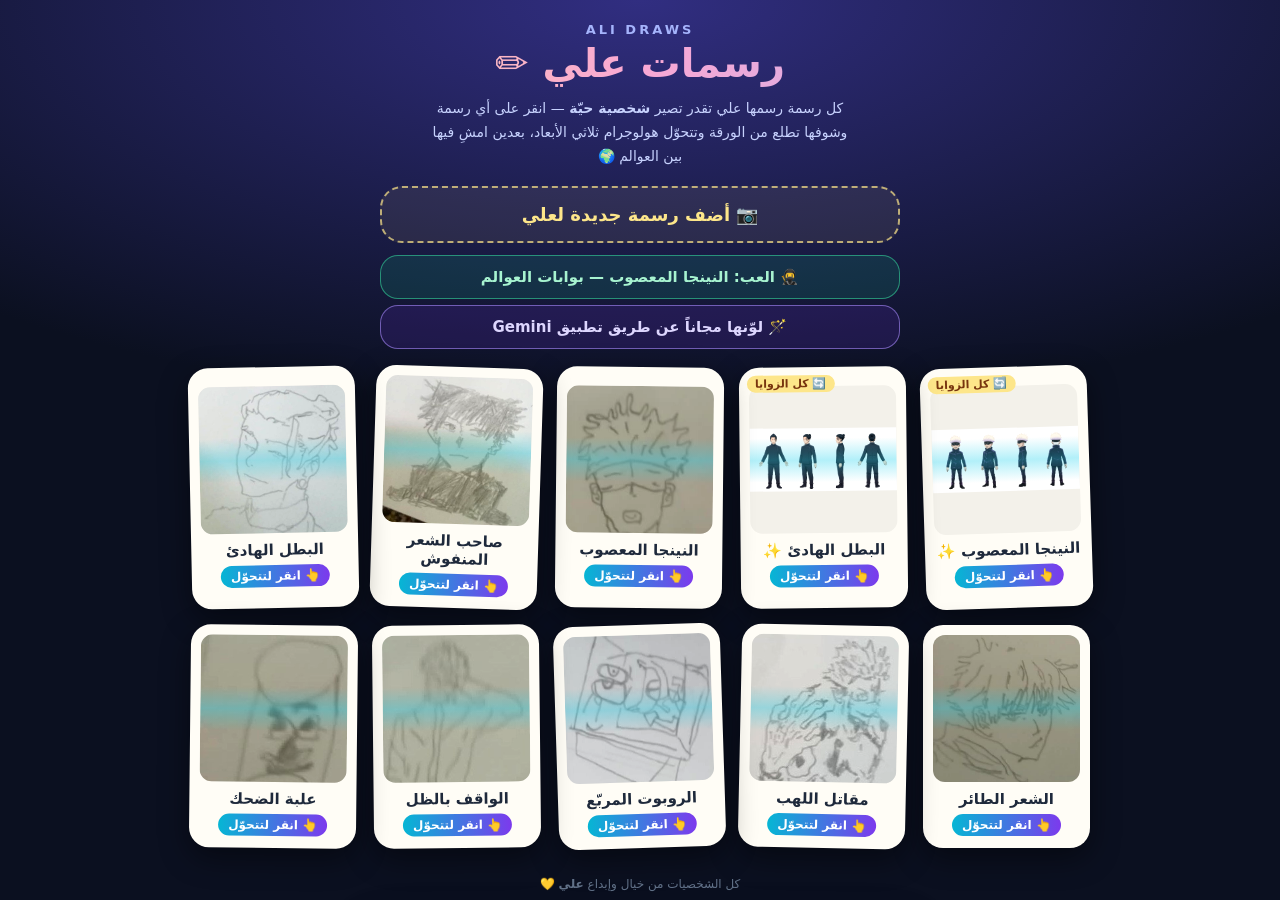
<file: apps/ali-draws/index.html>
<!doctype html>
<html lang="ar" dir="rtl">
<head>
<meta charset="utf-8">
<meta name="viewport" content="width=device-width,initial-scale=1,maximum-scale=1,user-scalable=no,viewport-fit=cover">
<meta name="theme-color" content="#0b1020">
<title>رسمات علي</title>
<style>
:root{--ink:#1e293b;--paper:#fffdf6;--accent:#7c3aed;--holo:#22d3ee}
*{box-sizing:border-box;-webkit-tap-highlight-color:transparent}
html,body{margin:0;height:100%;overflow:hidden;font-family:system-ui,-apple-system,"Segoe UI",Tahoma,"Noto Sans Arabic",sans-serif;background:#0b1020;color:#fff;user-select:none;-webkit-user-select:none}
.screen{position:fixed;inset:0;display:none}.screen.on{display:block}
button{font-family:inherit;cursor:pointer}
/* ---------- gallery ---------- */
#gallery{overflow-y:auto;background:radial-gradient(120% 70% at 50% 0%,#312e81 0%,#0b1020 65%);padding:calc(env(safe-area-inset-top) + 16px) 16px calc(env(safe-area-inset-bottom) + 30px)}
.hdr{text-align:center;margin:6px 0 18px}
.hdr h1{margin:0;font-size:40px;line-height:1.3;background:linear-gradient(90deg,#fde68a,#f9a8d4,#a5b4fc);-webkit-background-clip:text;background-clip:text;color:transparent}
.hdr .en{font-size:13px;letter-spacing:3px;color:#a5b4fc;font-weight:700}
.hdr p{margin:8px auto 0;max-width:420px;color:#c7d2fe;line-height:1.7;font-size:14px}
#addBtn{display:flex;align-items:center;justify-content:center;gap:10px;width:min(100%,520px);margin:0 auto 18px;border:2px dashed rgba(253,230,138,.7);background:rgba(253,230,138,.08);color:#fde68a;border-radius:22px;padding:16px;font-size:18px;font-weight:900}
#grid{display:grid;grid-template-columns:repeat(auto-fill,minmax(150px,1fr));gap:16px;max-width:900px;margin:0 auto}
.dcard{position:relative;border:0;padding:10px 10px 12px;border-radius:20px;background:var(--paper);color:var(--ink);box-shadow:0 10px 30px rgba(0,0,0,.45);transform:rotate(var(--r,0deg));transition:transform .25s}
.dcard:active{transform:scale(.96) rotate(var(--r,0deg))}
.dcard .pic{position:relative;aspect-ratio:1;border-radius:12px;overflow:hidden;background:#f3f1ea;display:grid;place-items:center}
.dcard img{max-width:100%;max-height:100%;filter:contrast(1.15)}
.dcard .scan{position:absolute;left:0;right:0;height:30%;background:linear-gradient(180deg,transparent,rgba(34,211,238,.35),transparent);animation:scan 2.6s ease-in-out infinite;pointer-events:none}
@keyframes scan{0%{top:-30%}100%{top:100%}}
.dcard b{display:block;margin-top:8px;font-size:15px}
.dcard .tap{display:inline-block;margin-top:6px;font-size:12px;font-weight:800;color:#fff;background:linear-gradient(90deg,#06b6d4,#7c3aed);padding:4px 10px;border-radius:999px;animation:pulse 1.8s ease-in-out infinite}
@keyframes pulse{50%{transform:scale(1.08);box-shadow:0 0 18px rgba(34,211,238,.7)}}
.dcard .mine{position:absolute;top:8px;left:8px;background:#fde68a;color:#78350f;font-size:11px;font-weight:900;border-radius:999px;padding:2px 8px;z-index:2}
.foot{text-align:center;color:#64748b;font-size:12px;margin-top:26px;line-height:1.8}
/* ---------- play ---------- */
#gl{position:fixed;inset:0;width:100%;height:100%;display:block;touch-action:none}
.bar{position:fixed;z-index:5;top:calc(env(safe-area-inset-top) + 8px);left:8px;right:8px;display:flex;justify-content:space-between;pointer-events:none}
.bar .g{display:flex;gap:8px;pointer-events:auto}
.ib{width:46px;height:46px;border-radius:14px;border:1px solid rgba(255,255,255,.2);background:rgba(15,23,42,.55);backdrop-filter:blur(6px);color:#fff;font-size:20px;display:grid;place-items:center}
#stars{position:fixed;z-index:5;top:calc(env(safe-area-inset-top) + 62px);left:50%;transform:translateX(-50%);background:rgba(15,23,42,.55);backdrop-filter:blur(6px);border-radius:999px;padding:6px 14px;font-weight:900;font-size:15px;white-space:nowrap}
#stick{position:fixed;z-index:5;left:18px;bottom:calc(env(safe-area-inset-bottom) + 24px);width:140px;height:140px;border-radius:50%;background:radial-gradient(circle,rgba(255,255,255,.1),rgba(255,255,255,.02));border:2px solid rgba(255,255,255,.25);touch-action:none}
#knob{position:absolute;left:50%;top:50%;width:58px;height:58px;margin:-29px 0 0 -29px;border-radius:50%;background:rgba(255,255,255,.4);border:2px solid rgba(255,255,255,.7)}
#acts{position:fixed;z-index:5;right:18px;bottom:calc(env(safe-area-inset-bottom) + 24px);display:flex;flex-direction:column;gap:12px}
#acts button{width:70px;height:70px;border-radius:22px;border:1px solid rgba(255,255,255,.25);background:rgba(15,23,42,.6);backdrop-filter:blur(6px);color:#fff;font-size:26px;font-weight:900}
#acts button small{display:block;font-size:10px;margin-top:-3px}
#banner{position:fixed;z-index:6;left:50%;top:30%;transform:translate(-50%,-50%) scale(.6);opacity:0;transition:all .5s cubic-bezier(.2,1.4,.4,1);font-size:30px;font-weight:900;text-align:center;text-shadow:0 0 18px rgba(34,211,238,.9),0 2px 6px #000;pointer-events:none;white-space:nowrap}
#banner.on{opacity:1;transform:translate(-50%,-50%) scale(1)}
#hint{position:fixed;z-index:6;left:50%;bottom:calc(env(safe-area-inset-bottom) + 180px);transform:translateX(-50%);background:rgba(15,23,42,.65);backdrop-filter:blur(6px);padding:8px 16px;border-radius:14px;font-weight:800;font-size:14px;transition:opacity .4s;pointer-events:none;white-space:nowrap}
.playui{transition:opacity .5s}.playui.off{opacity:0;pointer-events:none}
#flash{position:fixed;inset:0;z-index:7;background:#fff;opacity:0;pointer-events:none;transition:opacity .25s}
/* ---------- sheets ---------- */
.sheet{position:fixed;z-index:10;left:50%;bottom:0;transform:translate(-50%,110%);width:min(540px,100%);max-height:86vh;overflow-y:auto;background:#0f172a;border-radius:24px 24px 0 0;padding:18px 16px calc(env(safe-area-inset-bottom) + 18px);transition:transform .35s cubic-bezier(.2,.9,.3,1.1);box-shadow:0 -14px 40px rgba(0,0,0,.6)}
.sheet.on{transform:translate(-50%,0)}
.sheet h3{margin:0 0 6px;text-align:center;font-size:20px}
.lbl{font-weight:800;color:#c7d2fe;margin:14px 0 8px;font-size:14px}
.chips{display:flex;flex-wrap:wrap;gap:8px}
.chips button{border:1px solid #334155;background:#1e293b;color:#e2e8f0;border-radius:14px;padding:10px 12px;font-size:14px;font-weight:800}
.chips button.on{background:linear-gradient(135deg,#06b6d4,#7c3aed);border-color:transparent;color:#fff}
.sw{display:flex;flex-wrap:wrap;gap:8px;align-items:center}
.sw button{width:34px;height:34px;border-radius:50%;border:3px solid transparent}
.sw button.on{border-color:#fff;transform:scale(1.12)}
.sw input[type=color]{width:40px;height:36px;border:0;background:none;padding:0}
.row{display:flex;align-items:center;gap:10px;background:#111c33;border-radius:14px;padding:8px 12px;margin-bottom:6px}
.row span{flex:0 0 110px;font-weight:700;font-size:14px}.row input[type=range]{flex:1;accent-color:#8b5cf6}
.txt{width:100%;padding:12px 14px;border-radius:14px;border:2px solid #334155;background:#0b1222;color:#fff;font:inherit;font-size:16px;outline:0}
.big{display:block;width:100%;margin-top:14px;border:0;border-radius:16px;padding:14px;font-size:17px;font-weight:900;color:#fff;background:linear-gradient(90deg,#06b6d4,#7c3aed)}
.big.gray{background:#1e293b}.big.red{background:#3f1d2e;color:#fecdd3}
.two{display:flex;gap:8px}.two .big{flex:1}
/* ---------- crop ---------- */
#crop{background:#020617}
#cropCv{position:absolute;left:0;right:0;top:calc(env(safe-area-inset-top) + 64px);margin:auto;touch-action:none;display:block}
#cropBar{position:absolute;left:0;right:0;bottom:0;padding:12px 16px calc(env(safe-area-inset-bottom) + 14px);background:linear-gradient(0deg,#020617 70%,transparent)}
#cropTop{position:absolute;top:calc(env(safe-area-inset-top) + 10px);left:12px;right:12px;display:flex;justify-content:space-between;align-items:center}
#cropTop b{font-size:17px}
#busy{position:fixed;inset:0;z-index:30;display:none;place-items:center;background:rgba(2,6,23,.8);font-size:20px;font-weight:900}
#busy.on{display:grid}
</style>
<script type="importmap">{"imports":{"three":"../saeq-albatal/lib/three.module.min.js"}}</script>
</head>
<body>

<!-- ======================= GALLERY ======================= -->
<section id="gallery" class="screen on">
  <div class="hdr">
    <div class="en">ALI DRAWS</div>
    <h1>رسمات علي ✏️</h1>
    <p>كل رسمة رسمها علي تقدر تصير <b>شخصية حيّة</b> — انقر على أي رسمة وشوفها تطلع من الورقة وتتحوّل هولوجرام ثلاثي الأبعاد، بعدين امشِ فيها بين العوالم 🌍</p>
  </div>
  <button id="addBtn" type="button">📷 أضف رسمة جديدة لعلي</button>
  <a href="../ninja-worlds/" style="display:block;width:min(100%,520px);margin:-6px auto 12px;box-sizing:border-box;text-align:center;text-decoration:none;border:1px solid rgba(52,211,153,.6);background:rgba(16,185,129,.15);color:#a7f3d0;border-radius:18px;padding:12px;font-size:15px;font-weight:800">🥷 العب: النينجا المعصوب — بوابات العوالم</a>
  <button id="geminiBtn" type="button" style="display:block;width:min(100%,520px);margin:-6px auto 18px;border:1px solid rgba(167,139,250,.6);background:rgba(124,58,237,.15);color:#ddd6fe;border-radius:18px;padding:12px;font-size:15px;font-weight:800">🪄 لوّنها مجاناً عن طريق تطبيق Gemini</button>
  <div id="grid"></div>
  <div class="foot">كل الشخصيات من خيال وإبداع <b>علي</b> 💛<br>الرسمات اللي تضيفها تنحفظ في هذا الجهاز</div>
  <input type="file" id="file" accept="image/*,.glb,model/gltf-binary" hidden>
</section>

<!-- ======================= CROP ======================= -->
<section id="crop" class="screen">
  <div id="cropTop"><button class="ib" id="cropBack" type="button">→</button><b>✂️ حدّد الرسمة</b><span style="width:46px"></span></div>
  <canvas id="cropCv"></canvas>
  <div id="cropBar">
    <div class="two"><button class="big gray" id="rotL" type="button">⟲ لف</button><button class="big gray" id="rotR" type="button">⟳ لف</button><button class="big gray" id="cropAll" type="button">🔲 الكل</button></div>
    <div class="chips" id="cropKind" style="margin-top:10px;justify-content:center"><button type="button" data-k="pencil" class="on">✏️ رسمة رصاص</button><button type="button" data-k="color">🎨 ملوّنة جاهزة</button><button type="button" data-k="sheet">🔄 لوحة زوايا</button></div>
    <input class="txt" id="newName" maxlength="24" placeholder="اسم الشخصية (مثلاً: البطل الخارق)" style="margin-top:10px">
    <button class="big" id="cropGo" type="button">✨ حوّلها لشخصية حيّة</button>
  </div>
</section>

<!-- ======================= PLAY ======================= -->
<section id="play" class="screen">
  <canvas id="gl"></canvas>
  <div class="bar playui" id="pBar">
    <div class="g"><button class="ib" id="pBack" type="button" aria-label="رجوع">→</button><button class="ib" id="pWorld" type="button" aria-label="العوالم">🌍</button></div>
    <div class="g"><button class="ib" id="pFriends" type="button" aria-label="الأصدقاء">👥</button><button class="ib" id="pEdit" type="button" aria-label="تعديل">🎨</button><button class="ib" id="pExport" type="button" aria-label="حفظ">📥</button></div>
  </div>
  <div id="stars" class="playui">⭐ ٠</div>
  <div id="stick" class="playui"><div id="knob"></div></div>
  <div id="acts" class="playui"><button id="aJump" type="button">⤴️<small>نط</small></button><button id="aDance" type="button">💃<small>رقصة</small></button></div>
  <div id="banner"></div><div id="hint"></div><div id="flash"></div>

  <aside class="sheet" id="worldSheet"><h3>🌍 روح لعالم</h3><div class="chips" id="worldChips"></div><button class="big gray" data-close type="button">إغلاق</button></aside>
  <aside class="sheet" id="editSheet">
    <h3>🎨 عدّل الشخصية</h3>
    <input class="txt" id="eName" maxlength="24" placeholder="الاسم">
    <div class="lbl">🧍 النوع</div><div class="chips" id="eKind"></div>
    <div id="eFullBox">
      <div class="lbl">👕 اللبس</div><div class="chips" id="eOutfit"></div>
      <div class="lbl">🧑 لون البشرة</div><div class="sw" id="eSkin"></div>
      <div class="lbl">👔 لون الملابس</div><div class="sw" id="eShirt"></div>
      <div class="lbl">👖 لون البنطلون</div><div class="sw" id="ePants"></div>
      <div class="lbl">👟 لون الجزمة</div><div class="sw" id="eShoes"></div>
      <div class="row"><span>📐 حد الرأس</span><input type="range" id="eCut" min="0.3" max="1" step="0.01"></div>
      <div class="row"><span>🙂 حجم الرأس</span><input type="range" id="eHead" min="0.9" max="1.9" step="0.05"></div>
      <div class="row"><span>💪 الجسم</span><input type="range" id="eBuild" min="0.8" max="1.3" step="0.02"></div>
      <div class="row"><span>🦵 طول الرجلين</span><input type="range" id="eLegs" min="0.75" max="1.3" step="0.02"></div>
    </div>
    <div class="lbl">✨ الشكل</div><div class="chips" id="eStyle"></div>
    <div class="lbl">🖍️ لون الخطوط</div><div class="sw" id="eLine"></div>
    <div class="lbl">🎨 لون الجسم</div><div class="sw" id="eFill"></div>
    <div class="lbl">💠 لون الهولوجرام</div><div class="sw" id="eHolo"></div>
    <div class="lbl">📏 الحجم والأبعاد</div>
    <div class="row"><span>الحجم</span><input type="range" id="eSize" min="0.5" max="3" step="0.05"></div>
    <div class="row"><span>العرض</span><input type="range" id="eW" min="0.6" max="1.6" step="0.02"></div>
    <div class="row"><span>الطول</span><input type="range" id="eH" min="0.6" max="1.6" step="0.02"></div>
    <div class="row"><span>السماكة 3D</span><input type="range" id="eT" min="0" max="0.6" step="0.02"></div>
    <div class="row"><span>توهّج</span><input type="range" id="eGlow" min="0" max="1" step="0.05"></div>
    <div class="two"><button class="big" id="eSave" type="button">💾 حفظ</button><button class="big gray" id="eReplay" type="button">🔁 أعد التحوّل</button></div>
    <button class="big red" id="eDel" type="button">🗑️ احذف هذي الرسمة</button>
  </aside>
  <aside class="sheet" id="exportSheet">
    <h3>📥 خذ الشخصية معك</h3>
    <p style="text-align:center;color:#94a3b8;line-height:1.7;margin:0 0 8px;font-size:14px">احفظها صورة شفافة تستخدمها في أي تطبيق، أو ملف 3D جاهز للطباعة الثلاثية الأبعاد 🖨️</p>
    <button class="big" id="xPng" type="button">🖼️ صورة شفافة (PNG)</button>
    <button class="big" id="xStl" type="button">🖨️ ملف طباعة ثلاثية الأبعاد (STL)</button>
    <button class="big gray" data-close type="button">إغلاق</button>
  </aside>
</section>
<aside class="sheet" id="kindSheet">
  <h3>✨ <span id="kindName"></span></h3>
  <p style="text-align:center;color:#94a3b8;margin:0 0 6px;font-size:14px">كيف تبغى الرسمة تصحى؟</p>
  <button class="big" id="kCut" type="button" style="text-align:right">✂️ رسمة مقصوصة<br><small style="font-weight:600;opacity:.85">نفس رسمة علي بالضبط، تطلع من الورقة وتمشي كأنها مقصوصة بسماكة</small></button>
  <button class="big" id="kFull" type="button" style="text-align:right;background:linear-gradient(90deg,#f59e0b,#ec4899)">🧍 شخصية كاملة<br><small style="font-weight:600;opacity:.9">رأس الرسمة على جسم كرتوني كامل: رجلين وقدمين ويدين، يمشي ويجري وينط ويلوّح</small></button>
  <button class="big" id="kAI" type="button" style="text-align:right;background:linear-gradient(90deg,#7c3aed,#06b6d4)">🪄 أنمي ملوّن بالذكاء الاصطناعي<br><small style="font-weight:600;opacity:.9">يعيد رسمها شخصية كاملة ملوّنة من الراس للرجول بنفس تصميم علي، وتصير شخصية جديدة تمشي (يحتاج تسجيل دخول)</small></button>
  <button class="big gray" data-close type="button">إلغاء</button>
</aside>
<aside class="sheet" id="geminiSheet">
  <h3>🪄 لوّنها بتطبيق Gemini</h3>
  <p style="color:#cbd5e1;line-height:1.9;font-size:14px;margin:6px 0">١. افتح تطبيق <b>Gemini</b> وارفع صورة رسمة علي.<br>٢. انسخ وصف من تحت والصقه مع الصورة.<br>٣. احفظ الصورة اللي يطلّعها Gemini في جوالك.<br>٤. ارجع هنا واضغط <b>📷 أضف رسمة</b>، واختر نوعها: <b>🎨 ملوّنة</b> أو <b>🔄 لوحة زوايا</b>.</p>
  <button class="big" id="copyPrompt" type="button">📋 انسخ وصف «شخصية كاملة» (للّعب)</button>
  <button class="big" id="copySheet" type="button" style="background:linear-gradient(90deg,#f59e0b,#ec4899)">📋 انسخ وصف «لوحة الزوايا» (أمام، ثلاثة أرباع، جنب، خلف)</button>
  <p style="color:#94a3b8;line-height:1.9;font-size:13px;margin:10px 0 0">🧊 <b>تبغاها 3D حقيقي (GLB)؟</b> Gemini يطلّع صور بس. خذ صورة «لوحة الزوايا» لأداة تحويل صورة إلى 3D مثل <b>Meshy</b> أو <b>Tripo</b> (Image to 3D)، وإذا فيها خيار <b>Rig / Animate</b> فعّله عشان تجيك بهيكل وحركة مشي، ونزّلها بصيغة <b>GLB</b> وارفعها هنا من 📷 أضف رسمة.</p>
  <button class="big gray" data-close type="button">تم</button>
</aside>
<div id="busy">✨ أجهّز الرسمة…</div>

<script src="process.js"></script>
<script src="../portal-sdk.js"></script>
<script type="module">
import * as THREE from 'three';
import { Sky } from '../saeq-albatal/lib/Sky.js';
import { createFullKit } from './fullbody.js';
import { GLTFLoader } from '../saeq-albatal/lib/loaders/GLTFLoader.js';
const $=s=>document.querySelector(s);
const clamp=(v,a,b)=>Math.max(a,Math.min(b,v)),lerp=(a,b,t)=>a+(b-a)*t,rand=(a,b)=>a+Math.random()*(b-a);
const ease=t=>t<.5?4*t*t*t:1-Math.pow(-2*t+2,3)/2,outBack=t=>{const c=1.70158,c3=c+1;return 1+c3*Math.pow(t-1,3)+c*Math.pow(t-1,2);},seg=(t,a,b)=>clamp((t-a)/(b-a),0,1);
const ar=n=>Number(n).toLocaleString('ar-EG');
function show(id){document.querySelectorAll('.screen').forEach(s=>s.classList.toggle('on',s.id===id));}

/* ======================= storage (IndexedDB) ======================= */
const DB={db:null,
 open(){return this.db?Promise.resolve(this.db):new Promise((res,rej)=>{const r=indexedDB.open('ali-draws',1);r.onupgradeneeded=()=>r.result.createObjectStore('chars',{keyPath:'id'});r.onsuccess=()=>{this.db=r.result;res(this.db);};r.onerror=()=>rej(r.error);});},
 async all(){try{const db=await this.open();return await new Promise(res=>{const q=db.transaction('chars').objectStore('chars').getAll();q.onsuccess=()=>res(q.result||[]);q.onerror=()=>res([]);});}catch(e){return[];}},
 async put(v){const db=await this.open();return new Promise((res,rej)=>{const t=db.transaction('chars','readwrite');t.objectStore('chars').put(v);t.oncomplete=()=>res();t.onerror=()=>rej(t.error);});},
 async del(id){const db=await this.open();return new Promise(res=>{const t=db.transaction('chars','readwrite');t.objectStore('chars').delete(id);t.oncomplete=()=>res();});}};
const ls={get(k,d){try{const v=localStorage.getItem(k);return v==null?d:JSON.parse(v);}catch(e){return d;}},set(k,v){try{localStorage.setItem(k,JSON.stringify(v));}catch(e){}}};

/* ======================= Ali's drawings ======================= */
const DEF={style:'real',line:'#1e293b',fill:'#fde7c8',holo:'#22d3ee',size:1.4,sw:1,sh:1,thick:.22,glow:.35};
const SEEDS=[
 // Gemini turnaround sheets made from Ali's drawings (4 views each: front, three-quarter, side, back)
 ['masked_ninja_sheet','النينجا المعصوب ✨',{size:2},{views:4}],['hero_hand_sheet','البطل الهادئ ✨',{size:2},{views:4}],
 ['masked_ninja','النينجا المعصوب',{fill:'#fde2c4',line:'#0f172a'}],['spiky_shaded','صاحب الشعر المنفوش',{fill:'#fef3c7',line:'#111827'}],
 ['hero_hand','البطل الهادئ',{fill:'#e0f2fe',line:'#1e3a8a'}],['wild_hair','الشعر الطائر',{fill:'#ede9fe',line:'#312e81'}],
 ['flame_fighter','مقاتل اللهب',{fill:'#ffedd5',line:'#7c2d12',holo:'#fb923c'}],['robot_box','الروبوت المربّع',{fill:'#dcfce7',line:'#14532d',holo:'#4ade80'}],
 ['standing','الواقف بالظل',{fill:'#e2e8f0',line:'#0f172a'}],['can','علبة الضحك',{fill:'#fee2e2',line:'#7f1d1d',holo:'#f472b6'}]];
let CHARS=[];
async function loadChars(){const saved=ls.get('ali_seed_cfg',{});const seeds=SEEDS.map(([id,name,o,x],i)=>{const d={id,name:(saved[id]&&saved[id].name)||name,seed:true,src:'seed/'+id+'.jpg',mask:'seed/'+id+'.png',cfg:Object.assign({},DEF,o,(saved[id]||{}).cfg||{}),order:i};
  if(x&&x.views){d.views=[...Array(x.views)].map((_,k)=>({art:`seed/${id}_a${k}.png`,mask:`seed/${id}_m${k}.png`}));d.art=d.views[0].art;d.mask=d.views[0].mask;}return d;});
 const mine=(await DB.all()).sort((a,b)=>b.created-a.created).map(c=>Object.assign(c,{cfg:Object.assign({},DEF,c.cfg||{})}));CHARS=[...mine,...seeds];}
function renderGrid(){const g=$('#grid');g.innerHTML='';CHARS.forEach((c,i)=>{const b=document.createElement('button');b.className='dcard';b.type='button';b.style.setProperty('--r',((i*37)%7-3)*.6+'deg');
 b.innerHTML=`<div class="pic"><img alt="" draggable="false"><div class="scan" style="animation-delay:${(i%5)*.4}s"></div></div><b></b><span class="tap">👆 انقر لتتحوّل</span>`;
 b.querySelector('img').src=c.src;b.querySelector('b').textContent=c.name;if(!c.seed||c.views){const m=document.createElement('span');m.className='mine';m.textContent=c.glb?'🧊 3D':c.views?'🔄 كل الزوايا':c.art?'🪄 ملوّنة':'جديدة';b.appendChild(m);}
 b.onclick=()=>chooseKind(c);g.appendChild(b);});}
let kindFor=null;function chooseKind(c){if(c.glb){openChar(c,'glb');return;}kindFor=c;$('#kindName').textContent=c.name;$('#kFull').style.order=ls.get('ali_kind','cut')==='full'?-1:0;sheet('kindSheet',true);}

/* ======================= renderer ======================= */
const canvas=$('#gl');let renderer=null,scene,camera,clock=new THREE.Clock();
function initGL(){if(renderer)return;renderer=new THREE.WebGLRenderer({canvas,antialias:true,powerPreference:'high-performance'});renderer.setPixelRatio(Math.min(devicePixelRatio||1,1.75));
 renderer.toneMapping=THREE.ACESFilmicToneMapping;renderer.outputColorSpace=THREE.SRGBColorSpace;renderer.shadowMap.enabled=false;
 scene=new THREE.Scene();camera=new THREE.PerspectiveCamera(50,1,.05,4000);onResize();addEventListener('resize',onResize);}
function onResize(){if(!renderer)return;const w=innerWidth,h=innerHeight;renderer.setSize(w,h,false);camera.aspect=w/h;camera.updateProjectionMatrix();}
const texLoader=new THREE.TextureLoader();
function loadTex(url,srgb){return new Promise((res,rej)=>texLoader.load(url,t=>{if(srgb)t.colorSpace=THREE.SRGBColorSpace;t.anisotropy=4;res(t);},undefined,rej));}
function canvasTex(w,h,draw,repeat){const cv=document.createElement('canvas');cv.width=w;cv.height=h;draw(cv.getContext('2d'),w,h);const t=new THREE.CanvasTexture(cv);t.colorSpace=THREE.SRGBColorSpace;t.anisotropy=8;if(repeat){t.wrapS=t.wrapT=THREE.RepeatWrapping;t.repeat.set(repeat,repeat);}return t;}

/* ======================= the living character (shader) ======================= */
const CHAR_VS=`
uniform float uTime,uWalk,uPhase,uSquash,uLean,uLayer,uDepth,uWave;
varying vec2 vUv;varying float vLayer;
void main(){vUv=uv;vLayer=uLayer;vec3 p=position;float v=uv.y,side=uv.x<.5?-1.:1.;
 // legs (bottom third) swing alternately while walking
 float leg=clamp((.34-v)/.34,0.,1.);float sw=sin(uPhase+(side>0.?3.14159:0.));
 p.x+=sw*leg*uWalk*.10*uDepth;p.y+=max(0.,sw)*leg*uWalk*.07*uDepth;p.z+=sw*leg*uWalk*.08*uDepth;
 // body bob, breathing and lean
 float body=smoothstep(.15,.5,v);p.y+=abs(sin(uPhase))*.05*uWalk*uDepth*body;p.y*=1.+.012*sin(uTime*2.2)*body;
 p.x+=v*uLean*.18*uDepth;
 // head sway (top quarter)
 float head=smoothstep(.68,1.,v);p.x+=sin(uTime*1.3)*.025*uDepth*head+sin(uPhase)*.03*uWalk*uDepth*head;
 // wave / dance arms: top corners flap
 float arm=smoothstep(.35,.7,v)*(1.-smoothstep(.7,.95,v))*smoothstep(.25,.0,min(uv.x,1.-uv.x));p.y+=sin(uTime*14.)*arm*uWave*.12*uDepth;
 // squash & stretch around the feet
 p.y*=uSquash;p.x*=1./sqrt(max(.3,uSquash));
 p.z+=uLayer;
 gl_Position=projectionMatrix*modelViewMatrix*vec4(p,1.);}`;
const CHAR_FS=`
uniform sampler2D uMask,uArt;uniform vec3 uLine,uFill,uHolo;uniform float uReal,uTime,uSide,uGlow,uReveal,uOpacity,uPencil,uArtMode;
varying vec2 vUv;varying float vLayer;
void main(){vec4 m=texture2D(uMask,vUv);float L=m.r,B=m.g,A=m.a;
 if(vUv.y>uReveal)discard;
 float edgeLine=smoothstep(uReveal-.03,uReveal,vUv.y)*step(.05,A);
 // real look: coloured body + coloured pencil lines, sides darker so it reads as a 3D cut-out
 vec3 fill=uSide>.5?uFill*.62:uFill;vec3 real=mix(fill,uLine,uSide>.5?0.:L);
 real=mix(real,mix(vec3(1.),vec3(.12),L),uPencil);
 float aReal=uSide>.5?step(.5,B):max(B,L);
 if(uArtMode>.5){vec4 art=texture2D(uArt,vUv);real=mix(uSide>.5?art.rgb*.55:art.rgb,mix(vec3(1.),vec3(.12),L),uPencil);aReal=uSide>.5?step(.5,art.a):art.a;}
 // hologram look: glowing lines, faint body, scanlines and flicker
 float scan=.55+.45*sin(vUv.y*220.-uTime*9.);float flick=.88+.12*sin(uTime*37.)*sin(uTime*13.);
 vec3 holo=uHolo*(.25*B+1.7*L)*scan*flick;float aHolo=(B*.32+L*.95)*(uSide>.5?.35:1.);
 vec3 col=mix(holo,real,uReal);float a=mix(aHolo,aReal,uReal);
 col+=uHolo*uGlow*L*(1.-uSide)*.6*(1.-uArtMode*uReal)+edgeLine*uHolo*2.5;
 a=max(a,edgeLine);a*=uOpacity;if(a<.04)discard;
 gl_FragColor=vec4(col,a);
 #include <colorspace_fragment>
}`;
class Character{
 constructor(def,tex){this.def=def;this.cfg=Object.assign({},def.cfg);this.tex=tex;this.group=new THREE.Group();this.inner=new THREE.Group();this.group.add(this.inner);
  this.aspect=tex.image.width/tex.image.height;this.layers=[];this.N=10;this.u={uTime:{value:0},uWalk:{value:0},uPhase:{value:0},uSquash:{value:1},uLean:{value:0},uWave:{value:0},uReal:{value:1},uReveal:{value:1.2},uOpacity:{value:1},uGlow:{value:.35},uPencil:{value:0},
   uLine:{value:new THREE.Color()},uFill:{value:new THREE.Color()},uHolo:{value:new THREE.Color()},uDepth:{value:1},uArt:{value:def.artTex||null},uArtMode:{value:def.artTex?1:0}};
  this.geo=new THREE.PlaneGeometry(1,1,20,32);this.geo.translate(0,.5,0);
  for(let i=0;i<this.N;i++){const side=i>0&&i<this.N-1;const mat=new THREE.ShaderMaterial({vertexShader:CHAR_VS,fragmentShader:CHAR_FS,transparent:true,side:THREE.DoubleSide,depthWrite:true,
    uniforms:Object.assign({},this.u,{uMask:{value:tex},uLayer:{value:0},uSide:{value:side?1:0}})});const m=new THREE.Mesh(this.geo,mat);m.renderOrder=i;this.inner.add(m);this.layers.push(m);}
  const sh=new THREE.Mesh(new THREE.CircleGeometry(.5,32),new THREE.MeshBasicMaterial({map:SHADOW_TEX,transparent:true,depthWrite:false,opacity:.55}));sh.rotation.x=-Math.PI/2;sh.position.y=.01;this.shadow=sh;this.group.add(sh);
  this.vel=new THREE.Vector3();this.y=0;this.vy=0;this.face=1;this.phase=0;this.dance=0;this.thick=1;this.apply();}
 apply(){const c=this.cfg;this.u.uLine.value.set(c.line);this.u.uFill.value.set(c.fill);this.u.uHolo.value.set(c.holo);this.u.uGlow.value=c.glow;
  this.H=c.size*c.sh;this.W=c.size*this.aspect*c.sw;this.inner.scale.set(this.W,this.H,1);this.u.uDepth.value=1;
  this.base=c.style==='holo'?0:1;if(!this.transforming)this.u.uReal.value=this.base;this.u.uPencil.value=c.style==='pencil'?1:0;this.setThick(this.thick);
  this.shadow.scale.setScalar(Math.max(.6,this.W*.9));}
 setThick(k){this.thick=k;const T=this.cfg.thick*this.H*.35*k;this.layers.forEach((m,i)=>{m.material.uniforms.uLayer.value=(i/(this.N-1)-.5)*T/Math.max(.001,this.inner.scale.z||1);m.visible=k>.001||i===this.N-1;});}
 update(dt,t,moving,speed){const u=this.u;u.uTime.value=t;const w=clamp(speed/3,0,1);u.uWalk.value=lerp(u.uWalk.value,moving?Math.max(.35,w):0,dt*8);this.phase+=dt*(4+speed*2.4)*(moving?1:0);u.uPhase.value=this.phase;
  u.uLean.value=lerp(u.uLean.value,moving?.12*Math.sign(this.face):0,dt*5);if(this.dance>0){this.dance-=dt;u.uWave.value=1;this.inner.rotation.y+=dt*9;}else{u.uWave.value=lerp(u.uWave.value,0,dt*6);}
  // squash on landing, stretch in the air
  const target=this.y>.02?1+clamp(this.vy*.03,-.12,.14):1;u.uSquash.value=lerp(u.uSquash.value,target,dt*12);if(this.land>0){this.land-=dt;u.uSquash.value=1-.22*Math.sin(Math.min(1,1-this.land/.25)*Math.PI);}
  this.shadow.material.opacity=.5*clamp(1-this.y/4,.15,1);this.shadow.position.y=.01;this.shadow.scale.setScalar(Math.max(.6,this.W*.9)*clamp(1-this.y/6,.5,1));}
 setView(i,mirror){const V=this.def.viewTex;if(!V||!V[i])return;if(i!==this.view){this.view=i;const v=V[i];this.layers.forEach(m=>m.material.uniforms.uMask.value=v.mask);this.u.uArt.value=v.art;this.aspect=v.aspect;this.H=this.cfg.size*this.cfg.sh;this.W=this.cfg.size*this.aspect*this.cfg.sw;}
  this.face=mirror?-1:1;}
 steer(dt){if(this.def.viewTex&&this.def.viewTex.length>1&&!this.transforming){const p=this.group.position,v=this.vel;if(v.length()>.3)this.heading=Math.atan2(v.x,v.z);if(this.heading==null)this.heading=Math.atan2(camera.position.x-p.x,camera.position.z-p.z);
   const camYaw=Math.atan2(camera.position.x-p.x,camera.position.z-p.z);let rel=this.heading-camYaw;rel=Math.atan2(Math.sin(rel),Math.cos(rel));const a=Math.abs(rel),n=this.def.viewTex.length;
   // 4 views: front, three-quarter, side, back  |  3 views: front, side, back  |  2 views: front, back
   let idx=n>=4?(a<Math.PI/8?0:a<3*Math.PI/8?1:a<5*Math.PI/8?2:a<7*Math.PI/8?2:3):n===3?(a<Math.PI/4?0:a<3*Math.PI/4?1:2):(a<Math.PI/2?0:1);
   this.setView(idx,rel<0&&idx>0&&idx<n-1);this.inner.rotation.y=camYaw;this.inner.scale.x=lerp(this.inner.scale.x,this.W*this.face,dt*14);this.inner.scale.y=this.H;return;}
  if(Math.abs(this.vel.x)>.3)this.face=Math.sign(this.vel.x);this.inner.scale.x=lerp(this.inner.scale.x,this.W*this.face,dt*12);if(this.dance<=0)this.inner.rotation.y=lerp(this.inner.rotation.y,clamp(-this.vel.z*.06,-.45,.45)*this.face,dt*6);}
 dispose(){this.geo.dispose();this.layers.forEach(m=>m.material.dispose());this.shadow.geometry.dispose();}}
const SHADOW_TEX=canvasTex(64,64,(x,w,h)=>{const g=x.createRadialGradient(32,32,0,32,32,32);g.addColorStop(0,'rgba(0,0,0,.7)');g.addColorStop(1,'rgba(0,0,0,0)');x.fillStyle=g;x.fillRect(0,0,w,h);});
SHADOW_TEX.colorSpace=THREE.NoColorSpace;
let FULL=null;
const DOT_TEX=canvasTex(32,32,(x,w,h)=>{const g=x.createRadialGradient(16,16,0,16,16,16);g.addColorStop(0,'rgba(255,255,255,1)');g.addColorStop(.35,'rgba(255,255,255,.7)');g.addColorStop(1,'rgba(255,255,255,0)');x.fillStyle=g;x.fillRect(0,0,w,h);});

/* ======================= worlds ======================= */
let world=null,worldKey='paper',sky=null;
const WORLDS={
 paper:{name:'✏️ عالم الورق',g:12},city:{name:'🏙️ المدينة',g:12},space:{name:'🌌 الفضاء',g:3.2},
 desert:{name:'🏜️ الصحراء',g:12},beach:{name:'🌊 الشاطئ',g:12},forest:{name:'🌲 الغابة',g:12}};
const DOORS={paper:['city','space','forest'],city:['paper','beach','desert'],space:['paper','city'],desert:['city','beach'],beach:['desert','forest','paper'],forest:['paper','beach','space']};
function mat(c,r=.8,m=0,e){const o=new THREE.MeshStandardMaterial({color:c,roughness:r,metalness:m});if(e){o.emissive=new THREE.Color(e);o.emissiveIntensity=1.2;}return o;}
function setSky(on,elev,az,turb,ray,exp){if(!sky){sky=new Sky();sky.scale.setScalar(3000);}if(!on){scene.remove(sky);return;}scene.add(sky);const u=sky.material.uniforms;u.turbidity.value=turb;u.rayleigh.value=ray;u.mieCoefficient.value=.005;u.mieDirectionalG.value=.8;
 const s=new THREE.Vector3().setFromSphericalCoords(1,THREE.MathUtils.degToRad(90-elev),THREE.MathUtils.degToRad(az));u.sunPosition.value.copy(s);renderer.toneMappingExposure=exp;return s;}
function noiseH(x,z){return Math.sin(x*.21)*Math.cos(z*.17)*.6+Math.sin(x*.07+z*.05)*1.2;}
function buildWorld(key){if(world){scene.remove(world.g);world.g.traverse(o=>{if(o.geometry)o.geometry.dispose();});}
 const g=new THREE.Group(),W={g,key,doors:[],stars:[],bounds:38,ground:()=>0,props:[]};scene.add(g);scene.fog=null;scene.background=null;scene.environment=null;
 const hemi=new THREE.HemisphereLight(0xffffff,0x8899aa,1.1),dir=new THREE.DirectionalLight(0xffffff,1.6);dir.position.set(8,14,6);g.add(hemi,dir);
 const ground=(m,size=120)=>{const p=new THREE.Mesh(new THREE.PlaneGeometry(size,size,1,1),m);p.rotation.x=-Math.PI/2;g.add(p);return p;};
 if(key==='paper'){setSky(false);scene.background=new THREE.Color(0xeef2f7);scene.fog=new THREE.Fog(0xeef2f7,25,90);renderer.toneMappingExposure=1;
  const pt=canvasTex(512,512,(x,w,h)=>{x.fillStyle='#fffdf6';x.fillRect(0,0,w,h);x.strokeStyle='#9cc3e6';x.lineWidth=3;for(let y=0;y<h;y+=32){x.beginPath();x.moveTo(0,y);x.lineTo(w,y);x.stroke();}x.strokeStyle='#f19c9c';x.lineWidth=4;x.beginPath();x.moveTo(70,0);x.lineTo(70,h);x.stroke();},14);
  ground(new THREE.MeshStandardMaterial({map:pt,roughness:1}));
  for(let i=0;i<14;i++){const a=i/14*Math.PI*2,r=rand(14,32);const pen=new THREE.Group();const body=new THREE.Mesh(new THREE.CylinderGeometry(.5,.5,7,6),mat([0xfacc15,0x60a5fa,0xf87171,0x34d399][i%4]));const tip=new THREE.Mesh(new THREE.ConeGeometry(.5,1.4,6),mat(0xf5deb3));tip.position.y=4.2;const lead=new THREE.Mesh(new THREE.ConeGeometry(.17,.45,6),mat(0x334155));lead.position.y=4.9;
   pen.add(body,tip,lead);pen.position.set(Math.cos(a)*r,3.5,Math.sin(a)*r);pen.rotation.z=rand(-.4,.4);g.add(pen);}
  for(let i=0;i<20;i++){const b=new THREE.Mesh(new THREE.IcosahedronGeometry(rand(.6,1.4),1),mat(0xffffff,.95));b.position.set(rand(-34,34),.8,rand(-34,34));if(b.position.length()<6)b.position.x+=10;g.add(b);}
  for(let i=0;i<8;i++){const pl=new THREE.Mesh(new THREE.ConeGeometry(.9,2.4,3),mat(0xffffff,.9));pl.rotation.set(Math.PI/2,0,Math.PI/2);pl.position.set(rand(-25,25),rand(5,10),rand(-25,25));pl.userData.fly=rand(.3,.8);g.add(pl);W.props.push(pl);}}
 else if(key==='city'){const sun=setSky(true,35,200,6,1.5,.55);scene.fog=new THREE.Fog(0xcbd5e1,40,140);
  ground(mat(0x6b7280,.95));const road=new THREE.Mesh(new THREE.PlaneGeometry(10,120),mat(0x2f3338,.9));road.rotation.x=-Math.PI/2;road.position.y=.01;g.add(road);
  for(let z=-55;z<60;z+=6){const d=new THREE.Mesh(new THREE.PlaneGeometry(.3,2.6),mat(0xf8fafc));d.rotation.x=-Math.PI/2;d.position.set(0,.02,z);g.add(d);}
  const win=canvasTex(64,128,(x,w,h)=>{x.fillStyle='#94a3b8';x.fillRect(0,0,w,h);for(let j=4;j<h;j+=12)for(let i=4;i<w;i+=12){x.fillStyle=Math.random()<.3?'#fde68a':'#334155';x.fillRect(i,j,7,8);}});win.wrapS=win.wrapT=THREE.RepeatWrapping;
  for(let i=0;i<40;i++){const side=i%2?1:-1,h=rand(6,26),w=rand(5,9);const m=new THREE.MeshStandardMaterial({map:win.clone(),roughness:.6,metalness:.2});m.map.repeat.set(w/4,h/4);m.map.needsUpdate=true;
   const b=new THREE.Mesh(new THREE.BoxGeometry(w,h,w),m);b.position.set(side*rand(14,30),h/2,-56+(i>>1)*6);g.add(b);}
  for(let z=-50;z<55;z+=12)for(const s of[-6,6]){const p=new THREE.Mesh(new THREE.CylinderGeometry(.12,.12,5,8),mat(0x475569,.4,.6));p.position.set(s,2.5,z);const l=new THREE.Mesh(new THREE.SphereGeometry(.35,12,8),mat(0xfff7d6,.3,0,0xfff1c1));l.position.set(s,5.1,z);g.add(p,l);}}
 else if(key==='space'){setSky(false);scene.background=new THREE.Color(0x020414);renderer.toneMappingExposure=1;
  const sg=new THREE.BufferGeometry(),n=3000,pp=new Float32Array(n*3);for(let i=0;i<n;i++){const v=new THREE.Vector3().randomDirection().multiplyScalar(rand(400,900));pp.set([v.x,Math.abs(v.y)*.9+20,v.z],i*3);}
  sg.setAttribute('position',new THREE.BufferAttribute(pp,3));g.add(new THREE.Points(sg,new THREE.PointsMaterial({color:0xffffff,size:1.6,sizeAttenuation:false})));
  const mg=new THREE.PlaneGeometry(120,120,80,80);mg.rotateX(-Math.PI/2);const mp=mg.attributes.position;for(let i=0;i<mp.count;i++){const x=mp.getX(i),z=mp.getZ(i);let h=noiseH(x,z)*.25;for(const [cx,cz,r] of[[12,-10,5],[-15,8,7],[20,18,4],[-8,-22,6]]){const d=Math.hypot(x-cx,z-cz);if(d<r)h-=Math.cos(d/r*Math.PI/2)*1.4;else if(d<r*1.3)h+=.3*(1-(d-r)/(r*.3));}if(Math.hypot(x,z)<6)h*=.1;mp.setY(i,h);}mg.computeVertexNormals();
  g.add(new THREE.Mesh(mg,mat(0x9ca3af,.95)));W.groundMesh=mg;
  const pl=new THREE.Mesh(new THREE.SphereGeometry(60,48,32),new THREE.MeshStandardMaterial({color:0x6366f1,roughness:.7,emissive:0x1e1b4b,emissiveIntensity:.6}));pl.position.set(-180,90,-380);g.add(pl);
  const ring=new THREE.Mesh(new THREE.RingGeometry(80,120,64),new THREE.MeshBasicMaterial({color:0xc4b5fd,side:THREE.DoubleSide,transparent:true,opacity:.45}));ring.position.copy(pl.position);ring.rotation.set(1.2,.3,0);g.add(ring);
  const earth=new THREE.Mesh(new THREE.SphereGeometry(30,40,28),new THREE.MeshStandardMaterial({color:0x38bdf8,emissive:0x0c4a6e,emissiveIntensity:.5}));earth.position.set(220,140,-300);g.add(earth);dir.intensity=2.2;hemi.intensity=.5;
  W.ground=(x,z)=>{let h=noiseH(x,z)*.25;for(const [cx,cz,r] of[[12,-10,5],[-15,8,7],[20,18,4],[-8,-22,6]]){const d=Math.hypot(x-cx,z-cz);if(d<r)h-=Math.cos(d/r*Math.PI/2)*1.4;else if(d<r*1.3)h+=.3*(1-(d-r)/(r*.3));}if(Math.hypot(x,z)<6)h*=.1;return h;};}
 else if(key==='desert'){setSky(true,6,250,10,2.5,.6);scene.fog=new THREE.Fog(0xf3c99a,40,160);
  const dg=new THREE.PlaneGeometry(160,160,90,90);dg.rotateX(-Math.PI/2);const dp=dg.attributes.position;const dune=(x,z)=>Math.max(0,Math.sin(x*.08+Math.sin(z*.05)*1.6)*2.2+Math.sin(z*.11)*1.1)*(Math.hypot(x,z)<8?.15:1);
  for(let i=0;i<dp.count;i++)dp.setY(i,dune(dp.getX(i),dp.getZ(i)));dg.computeVertexNormals();g.add(new THREE.Mesh(dg,mat(0xe4b77a,1)));W.ground=dune;
  for(let i=0;i<10;i++)g.add(palm(rand(-40,40),rand(-40,40),dune));}
 else if(key==='beach'){setSky(true,40,140,4,1.2,.5);scene.fog=new THREE.Fog(0xbfe3f5,50,200);
  ground(mat(0xf1dcae,1),120).position.z=-20;const sea=new THREE.Mesh(new THREE.PlaneGeometry(400,200),new THREE.MeshStandardMaterial({color:0x0ea5e9,roughness:.08,metalness:.3,transparent:true,opacity:.9}));sea.rotation.x=-Math.PI/2;sea.position.set(0,.05,140);g.add(sea);W.sea=sea;W.limitZ=38;
  for(let i=0;i<9;i++)g.add(palm(rand(-40,40),rand(-30,20)));
  for(let i=0;i<5;i++){const u=new THREE.Group();const pole=new THREE.Mesh(new THREE.CylinderGeometry(.07,.07,3.2,8),mat(0xffffff));pole.position.y=1.6;const top=new THREE.Mesh(new THREE.ConeGeometry(2,.9,10),mat([0xef4444,0xf59e0b,0x3b82f6][i%3]));top.position.y=3.2;u.add(pole,top);u.position.set(rand(-30,30),0,rand(10,30));g.add(u);}}
 else if(key==='forest'){setSky(true,28,110,3,1.4,.5);scene.fog=new THREE.Fog(0xa7c4a0,25,110);
  ground(mat(0x4d7c3a,1));for(let i=0;i<70;i++){const x=rand(-48,48),z=rand(-48,48);if(Math.hypot(x,z)<7)continue;const t=new THREE.Group();const tr=new THREE.Mesh(new THREE.CylinderGeometry(.25,.35,2.4,8),mat(0x5b3a1e));tr.position.y=1.2;t.add(tr);
   for(let k=0;k<3;k++){const c=new THREE.Mesh(new THREE.ConeGeometry(2.2-k*.55,2.4,9),mat([0x166534,0x15803d,0x14532d][k]));c.position.y=2.6+k*1.3;t.add(c);}t.scale.setScalar(rand(.8,1.6));t.position.set(x,0,z);g.add(t);}
  for(let i=0;i<14;i++){const m=new THREE.Group();const st=new THREE.Mesh(new THREE.CylinderGeometry(.12,.16,.5,8),mat(0xfef3c7));st.position.y=.25;const cap=new THREE.Mesh(new THREE.SphereGeometry(.4,12,8,0,Math.PI*2,0,Math.PI/2),mat(0xdc2626));cap.position.y=.48;m.add(st,cap);m.position.set(rand(-30,30),0,rand(-30,30));g.add(m);}}
 // doors to other worlds
 const dests=DOORS[key];dests.forEach((d,i)=>{const a=(i/dests.length)*Math.PI*2+Math.PI/2.5,r=16;const x=Math.cos(a)*r,z=Math.sin(a)*r;const door=makeDoor(WORLDS[d].name);door.position.set(x,W.ground(x,z),z);door.lookAt(0,door.position.y,0);door.userData.to=d;g.add(door);W.doors.push(door);});
 // stars to collect
 for(let i=0;i<12;i++){const s=new THREE.Mesh(STAR_GEO,STAR_MAT);const a=rand(0,Math.PI*2),r=rand(5,30);s.position.set(Math.cos(a)*r,0,Math.sin(a)*r);s.position.y=W.ground(s.position.x,s.position.z)+1.2;s.userData.base=s.position.y;g.add(s);W.stars.push(s);}
 world=W;worldKey=key;}
function palm(x,z,hf){const p=new THREE.Group();const h=rand(4,6);const tr=new THREE.Mesh(new THREE.CylinderGeometry(.18,.3,h,8),mat(0x8b6b45));tr.position.y=h/2;p.add(tr);
 for(let k=0;k<7;k++){const l=new THREE.Mesh(new THREE.BoxGeometry(.25,.06,3.2),mat(0x2f7d32));l.position.set(0,h,1.4);const piv=new THREE.Group();piv.add(l);piv.rotation.set(-.35,k/7*Math.PI*2,0);piv.position.y=0;p.add(piv);}
 p.position.set(x,hf?hf(x,z):0,z);return p;}
const STAR_GEO=(()=>{const s=new THREE.Shape();for(let i=0;i<10;i++){const r=i%2?.22:.5,a=i/10*Math.PI*2-Math.PI/2;if(!i)s.moveTo(Math.cos(a)*r,Math.sin(a)*r);else s.lineTo(Math.cos(a)*r,Math.sin(a)*r);}return new THREE.ExtrudeGeometry(s,{depth:.14,bevelEnabled:true,bevelSize:.04,bevelThickness:.04,bevelSegments:2}).center();})();
const STAR_MAT=new THREE.MeshStandardMaterial({color:0xfacc15,emissive:0xf59e0b,emissiveIntensity:.9,metalness:.4,roughness:.3});
function makeDoor(label){const g=new THREE.Group();const fm=mat(0xfef3c7,.6);
 for(const sx of[-1.25,1.25]){const p=new THREE.Mesh(new THREE.BoxGeometry(.3,4.2,.4),fm);p.position.set(sx,2.1,0);g.add(p);}const top=new THREE.Mesh(new THREE.BoxGeometry(2.8,.35,.4),fm);top.position.y=4.3;g.add(top);
 const glow=new THREE.Mesh(new THREE.PlaneGeometry(2.2,3.9),new THREE.MeshBasicMaterial({color:0x7dd3fc,transparent:true,opacity:.55,side:THREE.DoubleSide}));glow.position.set(0,2.05,-.05);g.add(glow);
 const hinge=new THREE.Group();hinge.position.set(-1.1,0,.1);const leaf=new THREE.Mesh(new THREE.BoxGeometry(2.2,4,.14),mat(0x8b5a2b,.7));leaf.position.set(1.1,2,0);const knob=new THREE.Mesh(new THREE.SphereGeometry(.12,10,8),mat(0xfacc15,.3,.8));knob.position.set(1.9,2,.12);hinge.add(leaf,knob);g.add(hinge);
 const sign=new THREE.Mesh(new THREE.PlaneGeometry(3.2,.8),new THREE.MeshBasicMaterial({map:canvasTex(512,128,(x,w,h)=>{x.fillStyle='#1e1b4b';x.fillRect(0,0,w,h);x.strokeStyle='#a5b4fc';x.lineWidth=6;x.strokeRect(4,4,w-8,h-8);x.fillStyle='#fff';x.font='bold 56px system-ui';x.textAlign='center';x.textBaseline='middle';x.direction='rtl';x.fillText(label,w/2,h/2+3,w-30);}),transparent:true}));
 sign.position.set(0,5,0);g.add(sign);g.userData={hinge,open:0,glow};return g;}

/* ======================= the transformation (drawing -> hologram -> real) ======================= */
let hero=null,friends=[],stage=null,mode='idle',tf=0,starsGot=0;
const PARTICLES=1400;let parts=null,partData=null,ringFx=null,dust=null;
async function makeCharacter(def){if(def.art&&!def.artTex){def.artTex=await loadTex(def.art,true);}
 if(def.views&&!def.viewTex){def.viewTex=[];for(const v of def.views){const a=await loadTex(v.art,true),m=await loadTex(v.mask,false);m.colorSpace=THREE.NoColorSpace;def.viewTex.push({art:a,mask:m,aspect:a.image.width/a.image.height});}}
 const tex=await loadTex(def.mask,false);tex.colorSpace=THREE.NoColorSpace;tex.generateMipmaps=true;tex.minFilter=THREE.LinearMipmapLinearFilter;return new Character(def,tex);}
async function pencilTex(def){const img=new Image();img.src=def.mask;await img.decode();const c=document.createElement('canvas');c.width=img.width;c.height=img.height;const x=c.getContext('2d');x.drawImage(img,0,0);
 const d=x.getImageData(0,0,c.width,c.height),o=x.createImageData(c.width,c.height);for(let i=0;i<c.width*c.height;i++){const L=d.data[i*4]/255;const g=58+20*Math.random();o.data[i*4]=255-(255-g)*L;o.data[i*4+1]=253-(253-g)*L;o.data[i*4+2]=246-(246-g-6)*L;o.data[i*4+3]=255;}
 x.putImageData(o,0,0);const t=new THREE.CanvasTexture(c);t.colorSpace=THREE.SRGBColorSpace;t.anisotropy=8;return t;}
async function samplePoints(def){const img=new Image();img.src=def.mask;await img.decode();const c=document.createElement('canvas');c.width=img.width;c.height=img.height;const x=c.getContext('2d');x.drawImage(img,0,0);const d=x.getImageData(0,0,c.width,c.height).data;
 const pts=[];for(let k=0;k<20000&&pts.length<PARTICLES;k++){const i=Math.floor(Math.random()*c.width),j=Math.floor(Math.random()*c.height);const o=(j*c.width+i)*4;if(d[o]>120||(d[o+1]>200&&Math.random()<.15))pts.push([i/c.width,1-j/c.height]);}
 while(pts.length<PARTICLES)pts.push([Math.random(),Math.random()]);return pts;}
let pendingBody=null;
async function openChar(def,kind){$('#busy').classList.add('on');try{initGL();show('play');if(!FULL)FULL=createFullKit(THREE,{Character,SHADOW_TEX});
 if(!world||world.key!==worldKey)buildWorld(worldKey);if(hero){scene.remove(hero.group);hero.dispose();}if(pendingBody){scene.remove(pendingBody.group);pendingBody=null;}
 if(stage){scene.remove(stage.g);stage=null;}
 if(def.glb){await openGlb(def);return;}
 kind=kind||def.cfg.kind||'cut';def.cfg.kind=kind;hero=await makeCharacter(def);hero.def=def;
 if(kind==='full'){const c=Object.assign({outfit:'casual',build:1,legs:1},def.cfg);pendingBody=new FULL.FullBody(def,hero.tex.image,c);pendingBody.group.visible=false;}
 const pts=await samplePoints(def);await startTransform(def,pts);}catch(e){console.error(e);alert('ما قدرت أفتح الرسمة 😕');show('gallery');}finally{$('#busy').classList.remove('on');}}
async function startTransform(def,pts){mode='transform';tf=0;hero.transforming=true;starsGot=0;updStars();playUI(false);
 // the paper sheet with Ali's drawing, standing in front of the camera
 if(stage){scene.remove(stage.g);}const asp=hero.aspect;const ph=asp>1?3.2/asp:3.2,pw=ph*asp;const sg=new THREE.Group();
 const photo=await pencilTex(def);
 const paper=new THREE.Mesh(new THREE.BoxGeometry(pw+.5,ph+.5,.04),mat(0xfffdf6,.95));const pic=new THREE.Mesh(new THREE.PlaneGeometry(pw,ph),new THREE.MeshBasicMaterial({map:photo,transparent:true}));pic.position.z=.025;
 const lines=new THREE.Mesh(new THREE.PlaneGeometry(pw,ph),new THREE.ShaderMaterial({transparent:true,depthWrite:false,blending:THREE.AdditiveBlending,uniforms:{uMask:{value:hero.tex},uHolo:{value:new THREE.Color(hero.cfg.holo)},uScan:{value:-1},uT:{value:0}},
  vertexShader:'varying vec2 vUv;void main(){vUv=uv;gl_Position=projectionMatrix*modelViewMatrix*vec4(position,1.);}',
  fragmentShader:'uniform sampler2D uMask;uniform vec3 uHolo;uniform float uScan,uT;varying vec2 vUv;void main(){vec4 m=texture2D(uMask,vUv);float band=smoothstep(.12,0.,abs(vUv.y-uScan));float lit=step(uScan,vUv.y);float a=m.r*(lit*.9+band*2.)+band*.25;gl_FragColor=vec4(uHolo*(1.+band*2.)*a,a*(1.-uT));}'}));
 lines.position.z=.03;
 const lw=pw,lh=ph;
 const easel=new THREE.Group();for(const sx of[-1,1]){const leg=new THREE.Mesh(new THREE.CylinderGeometry(.06,.06,4.6,8),mat(0x8b5a2b));leg.position.set(sx*(pw/2+.1),2.1,-.25);leg.rotation.x=.12;easel.add(leg);}
 sg.add(paper,pic,lines,easel);paper.position.y=pic.position.y=lines.position.y=2.6;const gx=world.ground(0,-3);sg.position.set(0,gx,-3);scene.add(sg);
 stage={g:sg,lines,pic,ph,pw,lw,lh};
 hero.group.position.set(0,gx,-3+.05);hero.group.rotation.set(0,0,0);scene.add(hero.group);hero.u.uReal.value=0;hero.u.uReveal.value=-.05;hero.setThick(0);hero.inner.position.set(0,2.6-lh/2,0);
 const s0=lh/hero.H;hero.inner.scale.set(hero.W*s0,hero.H*s0,1);hero.startScale=s0;hero.shadow.visible=false;hero.y=0;hero.vy=0;
 // particles born on the drawing's lines
 if(parts){scene.remove(parts);parts.geometry.dispose();}const pg=new THREE.BufferGeometry(),pa=new Float32Array(PARTICLES*3);pg.setAttribute('position',new THREE.BufferAttribute(pa,3));
 partData=pts.map(([u,v])=>({u,v,sx:(u-.5)*lw,sy:2.6+(v-.5)*lh,dx:rand(-1,1),dy:rand(.5,2.5),dz:rand(.6,3),d:rand(0,.35)}));
 parts=new THREE.Points(pg,new THREE.PointsMaterial({map:DOT_TEX,color:new THREE.Color(hero.cfg.holo),size:.09,transparent:true,opacity:0,blending:THREE.AdditiveBlending,depthWrite:false}));parts.position.copy(sg.position);scene.add(parts);
 if(!ringFx){ringFx=new THREE.Mesh(new THREE.TorusGeometry(1,.035,8,96),new THREE.MeshBasicMaterial({color:0xffffff,transparent:true,blending:THREE.AdditiveBlending,depthWrite:false}));}ringFx.material.color.set(hero.cfg.holo).lerp(new THREE.Color(0xffffff),.5);scene.add(ringFx);ringFx.visible=false;
 if(!dust){dust=new THREE.Mesh(new THREE.RingGeometry(.2,1,40),new THREE.MeshBasicMaterial({color:0xffffff,transparent:true,opacity:0,depthWrite:false,side:THREE.DoubleSide}));dust.rotation.x=-Math.PI/2;}scene.add(dust);dust.material.opacity=0;
 camera.position.set(0,gx+2.6,-3+Math.max(6.2,lh*2.3));camera.lookAt(0,gx+2.6,-3);
 sfx.whoosh();banner('');hint('✨ الرسمة تصحى…');}
const TF_LEN=4.2;
function stepTransform(dt){tf+=dt;if(pendingBody&&tf>=2.3){stepAssemble(dt);return;}const t=tf,st=stage,H=hero,gy=st.g.position.y;
 // 0.0–1.1  scan beam sweeps the drawing, its lines start glowing
 const scan=seg(t,.15,1.15);st.lines.material.uniforms.uScan.value=lerp(1.05,-.05,ease(scan));
 // 0.9–1.9  the hologram rises out of the page, layer by layer (thickness grows), particles burst from the lines
 const rise=seg(t,.95,1.95),re=ease(rise);H.u.uReveal.value=lerp(-.05,1.2,seg(t,.95,1.6));H.setThick(re);
 H.group.position.z=lerp(-3+.05,-2.1,re);H.inner.position.y=lerp(2.6-st.lh/2,1.4,re);
 st.lines.material.uniforms.uT.value=seg(t,1.4,2.2);st.pic.material.opacity=1-seg(t,1.0,1.9)*.85; // the drawing "leaves" the paper
 // 1.9–2.9  it spins in the air and materialises from hologram to real
 const spin=seg(t,1.9,2.9);H.inner.rotation.y=ease(spin)*Math.PI*2;H.u.uReal.value=lerp(0,H.base,seg(t,2.2,2.9));
 const sc=lerp(H.startScale,1,ease(seg(t,1.4,2.6)));H.inner.scale.set(H.W*sc,H.H*sc,1);
 if(t>2.25&&!H.flashed){H.flashed=true;flash();sfx.shine();ringFx.visible=true;}
 if(ringFx.visible){const k=seg(t,2.25,2.9);ringFx.position.set(0,gy+1.4+H.H*.5,H.group.position.z);ringFx.scale.setScalar(.3+k*4);ringFx.material.opacity=1-k;if(k>=1)ringFx.visible=false;}
 // 2.9–3.5  drops to the ground: stretch, land, squash, dust
 const drop=seg(t,2.9,3.35);H.inner.position.y=lerp(1.4,0,drop*drop);if(drop>0&&drop<1)H.u.uSquash.value=1.12;
 if(drop>=1&&!H.landed){H.landed=true;H.land=.25;sfx.land();dust.position.set(0,gy+.03,H.group.position.z);H.shadow.visible=true;}
 if(H.landed){const k=seg(t,3.35,3.9);dust.scale.setScalar(.5+k*3);dust.material.opacity=.6*(1-k);}
 // particles: from the lines toward the character, then fade
 const pa=parts.geometry.attributes.position.array;const pk=seg(t,.95,2.6);parts.material.opacity=Math.sin(Math.PI*clamp(pk,0,1))*.95;
 const cw=Math.abs(H.inner.scale.x),chh=H.inner.scale.y,cr=Math.cos(H.inner.rotation.y),srr=Math.sin(H.inner.rotation.y);
 partData.forEach((p,i)=>{const k=clamp((pk-p.d)/(1-p.d),0,1),e=ease(k),bump=Math.sin(k*Math.PI);const lx=(p.u-.5)*cw;
  const tx=lx*cr,ty=H.inner.position.y+p.v*chh+(H.group.position.y-parts.position.y),tz=H.group.position.z-parts.position.z-lx*srr;
  pa[i*3]=lerp(p.sx,tx,e)+bump*p.dx;pa[i*3+1]=lerp(p.sy,ty,e)+bump*p.dy;pa[i*3+2]=lerp(.05,tz,e)+bump*p.dz;});parts.geometry.attributes.position.needsUpdate=true;
 // the paper slides back and fades; camera pulls back to the play view
 const pb=seg(t,3.0,4.0);st.g.position.z=-3-pb*6;st.g.visible=pb<1;st.g.traverse(o=>{if(o.material&&'opacity'in o.material&&o!==st.lines){o.material.transparent=true;o.material.opacity=Math.min(o.material.opacity,1-pb);}});
 const cz=H.group.position.z,ck=ease(seg(t,2.6,TF_LEN));const near=new THREE.Vector3(0,gy+2.6,-3+Math.max(6.2,st.lh*2.3)),far=new THREE.Vector3(0,gy+H.H*1.1+2.2,cz+5.5+H.H*1.4);
 camera.position.lerpVectors(near,far,ck);const look=new THREE.Vector3(0,lerp(gy+2.6,gy+H.H*.55,ck),lerp(-3,cz,ck));camera.lookAt(look);camLook.copy(look);
 if(t>=3.5&&!H.saidHi){H.saidHi=true;banner(`✨ ${H.def.name} صار حقيقي!`);hint('👈 حرّك العصا وامشِ • ⤴️ نط • 🚪 ادفع الأبواب');}
 if(t>=TF_LEN){finishTransform();}}
const TF_FULL=5.0;
function stepAssemble(dt){const t=tf,st=stage,I=hero,B=pendingBody,gy=st.g.position.y;
 if(!B.started){B.started=true;B.group.position.copy(I.group.position);B.group.position.y=gy;B.group.visible=true;scene.add(B.group);B.yaw=0;B.inner.rotation.y=0;
  B.parts={torso:[],arms:[],legs:[],neck:[]};const R=B.rig;
  const grab=(obj,list)=>obj.traverse(o=>{if(o.isMesh&&o.material!==undefined&&o.parent&&!o.parent.isMesh)list.push(o);});
  R.spine.children.forEach(o=>{if(o.isMesh)B.parts.torso.push(o);});grab(R.shL,B.parts.arms);grab(R.shR,B.parts.arms);grab(R.hipL,B.parts.legs);grab(R.hipR,B.parts.legs);R.neck.children.forEach(o=>{if(o.isMesh)B.parts.neck.push(o);});
  B.head.u.uReal.value=0;B.head.u.uOpacity.value=0;B.inner.position.y=1;}
 const a=seg(t,2.3,3.6);
 // the full drawing shrinks and fades while the drawn head takes its place on top of the new body
 I.u.uOpacity.value=1-seg(t,2.3,2.8);I.inner.scale.multiplyScalar(1-dt*1.2);
 B.head.u.uOpacity.value=seg(t,2.4,2.9);B.head.u.uReal.value=seg(t,2.6,3.3)*B.head.base;
 // body parts build up from the neck down: torso -> arms -> legs, as glowing hologram that turns solid
 const grow=(list,a0,a1)=>{const k=seg(a,a0,a1),e=k<=0?0:outBack(k);list.forEach(m=>m.scale.setScalar(Math.max(.001,e)));};
 grow(B.parts.neck,0,.2);grow(B.parts.torso,.08,.42);grow(B.parts.arms,.25,.6);grow(B.parts.legs,.4,.8);
 B.setGlow(1.6*(1-seg(t,3.0,3.8)),hero.cfg.holo);
 if(ringFx.visible){const k=seg(t,2.25,2.9);ringFx.position.set(0,gy+1.4+I.H*.5,I.group.position.z);ringFx.scale.setScalar(.3+k*4);ringFx.material.opacity=1-k;if(k>=1)ringFx.visible=false;}
 if(parts)parts.material.opacity*=Math.max(0,1-dt*3);
 // hover, then drop, land and wave hello
 const drop=seg(t,3.7,4.05);B.inner.position.y=lerp(1,0,drop*drop);B.y=B.inner.position.y;
 if(drop>=1&&!B.landed){B.landed=true;B.land=.25;sfx.land();dust.position.set(B.group.position.x,gy+.03,B.group.position.z);}
 if(B.landed){const k=seg(t,4.05,4.6);dust.scale.setScalar(.5+k*3);dust.material.opacity=.6*(1-k);if(t>4.15&&!B.waved){B.waved=true;B.wave=1.3;}}
 B.update(dt,t,false,0);B.lookAt(camera.position);
 const pb=seg(t,3.0,4.0);st.g.position.z=-3-pb*6;st.g.visible=pb<1;st.g.traverse(o=>{if(o.material&&'opacity'in o.material&&o!==st.lines){o.material.transparent=true;o.material.opacity=Math.min(o.material.opacity,1-pb);}});
 const cz=B.group.position.z,ck=ease(seg(t,2.6,TF_FULL));const near=new THREE.Vector3(0,gy+2.6,-3+Math.max(6.2,st.lh*2.3)),far=new THREE.Vector3(0,gy+B.H*1.05+2.4,cz+5.2+B.H*1.5);
 camera.position.lerpVectors(near,far,ck);const look=new THREE.Vector3(0,lerp(gy+2.6,gy+B.H*.55,ck),lerp(-3,cz,ck));camera.lookAt(look);camLook.copy(look);
 if(t>=4.1&&!B.saidHi){B.saidHi=true;banner(`✨ ${I.def.name} صار شخصية حقيقية!`);hint('👈 حرّك العصا وامشِ • ⤴️ نط • 💃 رقصة • 🚪 ادفع الأبواب');}
 if(t>=TF_FULL){scene.remove(I.group);I.dispose();hero=B;B.def=I.def;B.vel.set(0,0,0);pendingBody=null;B.setGlow(0,'#000');finishTransform();}}
function finishTransform(){mode='play';const H=hero;if(H.full){H.inner.position.y=0;H.y=0;H.group.position.y=world.ground(H.group.position.x,H.group.position.z);if(stage){scene.remove(stage.g);stage=null;}if(parts)parts.material.opacity=0;playUI(true);setTimeout(()=>banner(''),2200);spawnFriends();return;}H.transforming=false;H.flashed=H.landed=H.saidHi=false;H.inner.rotation.y=0;H.inner.position.set(0,0,0);H.apply();H.setThick(1);H.u.uReveal.value=1.2;H.u.uReal.value=H.base;H.shadow.visible=true;
 if(stage){scene.remove(stage.g);stage=null;}if(parts)parts.material.opacity=0;H.group.position.y=world.ground(H.group.position.x,H.group.position.z);playUI(true);setTimeout(()=>banner(''),2200);spawnFriends();}

/* ======================= play ======================= */
const IN={x:0,y:0,jump:false,keys:{}};const camLook=new THREE.Vector3();
function playUI(on){document.querySelectorAll('.playui').forEach(e=>e.classList.toggle('off',!on));}
function updStars(){$('#stars').textContent=`⭐ ${ar(starsGot)} / ${ar(world?world.stars.length:12)}   ${WORLDS[worldKey].name}`;}
function stepPlay(dt,t){const H=hero,k=IN.keys;let ix=IN.x+((k.arrowright||k.d)?1:0)-((k.arrowleft||k.a)?1:0),iy=IN.y+((k.arrowdown||k.s)?1:0)-((k.arrowup||k.w)?1:0);const L=Math.hypot(ix,iy);if(L>1){ix/=L;iy/=L;}
 const spd=4.2*Math.max(.8,Math.sqrt(H.cfg.size));const tv=new THREE.Vector3(ix*spd,0,iy*spd);H.vel.lerp(tv,1-Math.exp(-dt*10));const moving=H.vel.length()>.25;
 const p=H.group.position;p.x+=H.vel.x*dt;p.z+=H.vel.z*dt;const b=world.bounds;p.x=clamp(p.x,-b,b);p.z=clamp(p.z,-b,world.limitZ||b);
 H.steer(dt);
 const g=world.ground(p.x,p.z),G=WORLDS[worldKey].g;if((IN.jump||k[' '])&&H.y<=.001){if(H.full)H.crouch=1;H.vy=Math.sqrt(2*G*(worldKey==='space'?4.5:1.6));sfx.jump();}IN.jump=false;
 H.vy-=G*dt;H.y=Math.max(0,H.y+H.vy*dt);if(H.y===0&&H.vy<-2){H.land=.25;sfx.land();}if(H.y===0)H.vy=0;p.y=g;H.inner.position.y=H.y;
 H.update(dt,t,moving&&H.y<.05,H.vel.length());
 // stars
 for(const s of world.stars){if(!s.visible)continue;s.rotation.y+=dt*2;s.position.y=s.userData.base+Math.sin(t*2+s.position.x)*.25;if(Math.hypot(s.position.x-p.x,s.position.z-p.z)<.9+H.W*.3&&Math.abs(s.position.y-(p.y+H.y+H.H*.5))<H.H*.8+.6){s.visible=false;starsGot++;updStars();sfx.coin();
  if(starsGot===world.stars.length){banner('🏆 جمعت كل النجوم!');sfx.shine();setTimeout(()=>banner(''),2500);}}}
 // doors: walk into a door to push it open, then step through to another world
 for(const d of world.doors){const lp=d.worldToLocal(p.clone());const near=Math.abs(lp.x)<1.4&&lp.z>-1&&lp.z<3.2;const ud=d.userData;ud.open=lerp(ud.open,near?1:0,dt*(near?3:2));ud.hinge.rotation.y=-ud.open*1.6;ud.glow.material.opacity=.35+.4*ud.open+.1*Math.sin(t*4);
  if(near&&ud.open>.7&&Math.abs(lp.x)<1&&lp.z<.6){goWorld(ud.to,true);return;}}
 for(const f of friends)stepFriend(f,dt,t);
 for(const pl of world.props)if(pl.userData.fly){pl.position.x+=Math.cos(t*.3)*dt*pl.userData.fly*4;pl.position.z+=Math.sin(t*.3)*dt*pl.userData.fly*4;pl.rotation.z=Math.PI/2+Math.sin(t)*.2;}
 // follow camera (3/4 view so the drawing always faces you)
 const want=new THREE.Vector3(p.x,p.y+H.H*1.05+2.4,p.z+5.2+H.H*1.5);camera.position.lerp(want,1-Math.exp(-dt*4));camLook.lerp(new THREE.Vector3(p.x,p.y+H.y*.5+H.H*.5,p.z),1-Math.exp(-dt*6));camera.lookAt(camLook);if(H.full)H.lookAt(camera.position);}
async function goWorld(key,viaDoor){if(mode==='portal')return;const from=worldKey;mode='portal';sfx.whoosh();flash(true);await new Promise(r=>setTimeout(r,260));
 friends.forEach(f=>scene.remove(f.c.group));buildWorld(key);scene.add(hero.group);
 const d=viaDoor?(world.doors.find(x=>x.userData.to===from)||world.doors[0]):null;hero.group.position.set(0,world.ground(0,4),4);if(d){const v=new THREE.Vector3(0,0,3.2);d.localToWorld(v);hero.group.position.set(v.x,world.ground(v.x,v.z),v.z);}
 hero.vel.set(0,0,0);starsGot=0;updStars();camera.position.set(hero.group.position.x,hero.group.position.y+5,hero.group.position.z+9);friends.forEach(f=>{scene.add(f.c.group);f.c.group.position.set(rand(-12,12),0,rand(-12,12));});
 setTimeout(()=>{flash(false);mode='play';banner(WORLDS[key].name);setTimeout(()=>banner(''),1600);},120);ls.set('ali_world',key);}
// friends: Ali's other drawings walk around as real characters
let friendsOn=ls.get('ali_friends',true);
async function spawnFriends(){friends.forEach(f=>{scene.remove(f.c.group);f.c.dispose();});friends=[];if(!friendsOn)return;const pool=CHARS.filter(c=>c.id!==hero.def.id&&!c.glb).slice(0,4);
 for(const def of pool){try{const c=await makeCharacter(def);c.cfg.size=Math.min(c.cfg.size,1.5);c.apply();c.setThick(1);const x=rand(-12,12),z=rand(-14,6);c.group.position.set(x,world.ground(x,z),z);scene.add(c.group);friends.push({c,target:new THREE.Vector3(x,0,z),wait:rand(0,3)});}catch(e){}}}
function stepFriend(f,dt,t){const c=f.c,p=c.group.position;f.wait-=dt;const d=new THREE.Vector3(f.target.x-p.x,0,f.target.z-p.z);let moving=false;
 if(f.wait<=0){if(d.length()<.4){f.wait=rand(1,4);f.target.set(rand(-20,20),0,rand(-20,10));}else{d.normalize().multiplyScalar(2.2*dt);p.add(d);moving=true;if(Math.abs(d.x)>.001)c.face=Math.sign(d.x);}}
 c.inner.scale.x=lerp(c.inner.scale.x,c.W*c.face,dt*10);p.y=world.ground(p.x,p.z);c.update(dt,t,moving,moving?2.2:0);}

/* ======================= sound ======================= */
let AC=null;function ac(){if(!AC){try{AC=new (window.AudioContext||window.webkitAudioContext)();}catch(e){}}if(AC&&AC.state==='suspended')AC.resume();return AC;}
const sfx={
 tone(f,d,type='sine',v=.12,f2){const a=ac();if(!a)return;const o=a.createOscillator(),g=a.createGain();o.type=type;o.frequency.setValueAtTime(f,a.currentTime);if(f2)o.frequency.exponentialRampToValueAtTime(f2,a.currentTime+d);g.gain.setValueAtTime(v,a.currentTime);g.gain.exponentialRampToValueAtTime(.0001,a.currentTime+d);o.connect(g);g.connect(a.destination);o.start();o.stop(a.currentTime+d);},
 noise(d,f0,f1,v=.25){const a=ac();if(!a)return;const b=a.createBuffer(1,a.sampleRate*d,a.sampleRate),x=b.getChannelData(0);for(let i=0;i<x.length;i++)x[i]=Math.random()*2-1;const s=a.createBufferSource();s.buffer=b;const f=a.createBiquadFilter();f.type='bandpass';f.Q.value=1.2;f.frequency.setValueAtTime(f0,a.currentTime);f.frequency.exponentialRampToValueAtTime(f1,a.currentTime+d);
  const g=a.createGain();g.gain.setValueAtTime(.0001,a.currentTime);g.gain.exponentialRampToValueAtTime(v,a.currentTime+d*.4);g.gain.exponentialRampToValueAtTime(.0001,a.currentTime+d);s.connect(f);f.connect(g);g.connect(a.destination);s.start();},
 whoosh(){this.noise(1.6,300,4200,.22);this.tone(180,1.4,'sawtooth',.03,900);},
 shine(){[784,988,1175,1568].forEach((f,i)=>setTimeout(()=>this.tone(f,.7,'sine',.09),i*70));},
 land(){this.tone(110,.25,'sine',.25,50);this.noise(.3,600,150,.15);},jump(){this.tone(320,.22,'square',.04,720);},coin(){this.tone(988,.08,'square',.05);setTimeout(()=>this.tone(1319,.18,'square',.05),70);}};

/* ======================= UI helpers ======================= */
let bT=0;function banner(t){const b=$('#banner');if(!t){b.classList.remove('on');return;}b.textContent=t;b.classList.add('on');}
let hT=0;function hint(t){const h=$('#hint');h.textContent=t;h.style.opacity=t?1:0;clearTimeout(hT);if(t)hT=setTimeout(()=>h.style.opacity=0,4500);}
function flash(on){const f=$('#flash');if(on===false){f.style.opacity=0;return;}f.style.opacity=.85;if(on!==true)setTimeout(()=>f.style.opacity=0,180);}
function sheet(id,on){document.querySelectorAll('.sheet').forEach(s=>s.classList.toggle('on',s.id===id&&on));}
document.querySelectorAll('[data-close]').forEach(b=>b.onclick=()=>sheet(null,false));
$('#kAI').onclick=()=>{sheet(null,false);aiRedraw(kindFor);};
$('#kCut').onclick=()=>{sheet(null,false);ls.set('ali_kind','cut');openChar(kindFor,'cut');};$('#kFull').onclick=()=>{sheet(null,false);ls.set('ali_kind','full');openChar(kindFor,'full');};

/* joystick */
{const st=$('#stick'),kn=$('#knob');let id=null;const set=e=>{const r=st.getBoundingClientRect();let x=(e.clientX-r.left-r.width/2)/(r.width/2),y=(e.clientY-r.top-r.height/2)/(r.height/2);const l=Math.hypot(x,y);if(l>1){x/=l;y/=l;}IN.x=x;IN.y=y;kn.style.transform=`translate(${x*42}px,${y*42}px)`;};
 st.addEventListener('pointerdown',e=>{id=e.pointerId;st.setPointerCapture(id);set(e);ac();});st.addEventListener('pointermove',e=>{if(e.pointerId===id)set(e);});const up=e=>{if(e.pointerId!==id)return;id=null;IN.x=IN.y=0;kn.style.transform='';};st.addEventListener('pointerup',up);st.addEventListener('pointercancel',up);}
$('#aJump').onclick=()=>{IN.jump=true;};$('#aDance').onclick=()=>{if(hero){if(hero.full&&Math.random()<.4)hero.wave=1.4;else hero.dance=1.4;sfx.shine();}};
addEventListener('keydown',e=>{IN.keys[e.key.toLowerCase()]=true;});addEventListener('keyup',e=>{IN.keys[e.key.toLowerCase()]=false;});
$('#pBack').onclick=()=>{mode='idle';sheet(null,false);show('gallery');};
$('#pWorld').onclick=()=>{const c=$('#worldChips');c.innerHTML='';Object.entries(WORLDS).forEach(([k,w])=>{const b=document.createElement('button');b.type='button';b.textContent=w.name;if(k===worldKey)b.className='on';b.onclick=()=>{sheet(null,false);goWorld(k,false);};c.appendChild(b);});sheet('worldSheet',true);};
$('#pFriends').onclick=()=>{friendsOn=!friendsOn;ls.set('ali_friends',friendsOn);spawnFriends();hint(friendsOn?'👥 أصدقاء علي معك':'🙈 لحالك');};

/* ======================= editing ======================= */
const LINE_C=['#1e293b','#0f172a','#7c2d12','#1e3a8a','#14532d','#581c87','#be123c','#ffffff'];
const FILL_C=['#fde7c8','#fef3c7','#e0f2fe','#dcfce7','#ede9fe','#fee2e2','#f1f5f9','#fbbf24','#60a5fa','#f472b6'];
const HOLO_C=['#22d3ee','#a78bfa','#4ade80','#fb923c','#f472b6','#facc15','#ffffff'];
function swatches(box,list,key){box.innerHTML='';list.forEach(c=>{const b=document.createElement('button');b.type='button';b.style.background=c;if(hero.cfg[key]===c)b.className='on';b.onclick=()=>{hero.cfg[key]=c;hero.apply();swatches(box,list,key);};box.appendChild(b);});
 const i=document.createElement('input');i.type='color';i.value=hero.cfg[key];i.oninput=()=>{hero.cfg[key]=i.value;hero.apply();};box.appendChild(i);}
$('#pEdit').onclick=()=>{if(!hero)return;$('#eName').value=hero.def.name;
 const isG=!!hero.glb;['#eKind','#eStyle','#eLine','#eFill','#eHolo','#eW','#eH','#eT','#eGlow','#eReplay'].forEach(sel=>{const el=$(sel);const box=el.closest('.row')||el;box.style.display=isG?'none':'';});
 document.querySelectorAll('#editSheet .lbl').forEach(l=>{if(!/الحجم/.test(l.textContent))l.style.display=isG?'none':'';});
 const ek=$('#eKind');ek.innerHTML='';[['cut','✂️ مقصوصة'],['full','🧍 شخصية كاملة']].forEach(([k,l])=>{const b=document.createElement('button');b.type='button';b.textContent=l;if((hero.full?'full':'cut')===k)b.className='on';
  b.onclick=()=>{if((hero.full?'full':'cut')===k)return;sheet(null,false);hero.def.cfg=Object.assign({},hero.cfg,{kind:k});openChar(hero.def,k);};ek.appendChild(b);});
 $('#eFullBox').style.display=hero.full?'':'none';
 if(hero.full){const O=FULL.OUTFITS,oc=$('#eOutfit');oc.innerHTML='';Object.entries(O).forEach(([k,o])=>{const b=document.createElement('button');b.type='button';b.textContent=o.name;if((hero.cfg.outfit||'casual')===k)b.className='on';
   b.onclick=()=>{hero.cfg.outfit=k;['shirt','pants','shoes'].forEach(x=>delete hero.cfg[x]);hero.apply();$('#pEdit').onclick();};oc.appendChild(b);});
  const cur=(k,d)=>hero.cfg[k]||d;const o=O[hero.cfg.outfit||'casual'];
  const SK=['#fde7c8','#f5cfa5','#e0ac69','#c68642','#8d5524','#5c3a21'],CL=['#f8fafc','#111827','#3b82f6','#dc2626','#16a34a','#7c3aed','#f59e0b','#ec4899','#0ea5e9','#78716c'];
  if(!hero.cfg.skin)hero.cfg.skin=hero.cfg.fill;if(!hero.cfg.shirt)hero.cfg.shirt=o.shirt;if(!hero.cfg.pants)hero.cfg.pants=o.pants;if(!hero.cfg.shoes)hero.cfg.shoes=o.shoes;
  swatches($('#eSkin'),SK,'skin');swatches($('#eShirt'),CL,'shirt');swatches($('#ePants'),CL,'pants');swatches($('#eShoes'),CL,'shoes');
  const ec=$('#eCut');ec.value=hero.cfg.headCut!=null?hero.cfg.headCut:hero.cut;ec.onchange=()=>{hero.cfg.headCut=+ec.value;hero.apply();};
  [['#eBuild','build',1],['#eLegs','legs',1],['#eHead','headK',1.35]].forEach(([s2,k,d0])=>{const el=$(s2);el.value=hero.cfg[k]||d0;el.onchange=()=>{hero.cfg[k]=+el.value;hero.apply();};});}const st=$('#eStyle');st.innerHTML='';[['real','🎨 حقيقي'],['holo','💠 هولوجرام'],['pencil','✏️ رصاص']].forEach(([k,l])=>{const b=document.createElement('button');b.type='button';b.textContent=l;if(hero.cfg.style===k)b.className='on';b.onclick=()=>{hero.cfg.style=k;hero.apply();st.querySelectorAll('button').forEach(x=>x.classList.toggle('on',x===b));};st.appendChild(b);});
 swatches($('#eLine'),LINE_C,'line');swatches($('#eFill'),FILL_C,'fill');swatches($('#eHolo'),HOLO_C,'holo');
 [['#eSize','size'],['#eW','sw'],['#eH','sh'],['#eT','thick'],['#eGlow','glow']].forEach(([s,k])=>{const el=$(s);el.value=hero.cfg[k];const f=()=>{hero.cfg[k]=+el.value;hero.apply();};el.oninput=hero.full?null:f;el.onchange=f;});
 $('#eDel').style.display=hero.def.seed?'none':'';sheet('editSheet',true);};
$('#eSave').onclick=async()=>{const d=hero.def;d.name=$('#eName').value.trim()||d.name;d.cfg=Object.assign({},hero.cfg);
 if(d.seed){const s=ls.get('ali_seed_cfg',{});s[d.id]={name:d.name,cfg:d.cfg};ls.set('ali_seed_cfg',s);}else await DB.put({id:d.id,name:d.name,src:d.src,mask:d.mask,art:d.art,views:d.views,glb:d.glb,cfg:d.cfg,created:d.created,fromId:d.fromId});
 sheet(null,false);hint('💾 انحفظت');renderGrid();};
$('#eReplay').onclick=async()=>{sheet(null,false);hero.def.cfg=Object.assign({},hero.cfg);openChar(hero.def,hero.full?'full':'cut');};
$('#eDel').onclick=async()=>{if(!confirm('أكيد تبغى تحذف هذي الرسمة؟'))return;await DB.del(hero.def.id);await loadChars();renderGrid();sheet(null,false);mode='idle';show('gallery');};

/* ======================= export: transparent PNG + 3D-print STL ======================= */
function download(name,blob){const a=document.createElement('a');a.href=URL.createObjectURL(blob);a.download=name;document.body.appendChild(a);a.click();setTimeout(()=>{URL.revokeObjectURL(a.href);a.remove();},2000);}
async function maskData(def){const img=new Image();img.src=def.mask;await img.decode();const c=document.createElement('canvas');c.width=img.width;c.height=img.height;const x=c.getContext('2d');x.drawImage(img,0,0);return{c,d:x.getImageData(0,0,c.width,c.height).data,w:c.width,h:c.height};}
$('#pExport').onclick=()=>{if(hero&&hero.glb){download(hero.def.name+'.glb',new Blob([hero.def.glb],{type:'model/gltf-binary'}));return;}sheet('exportSheet',true);};
$('#xPng').onclick=async()=>{if(hero.def.art){const b=await (await fetch(hero.def.art)).blob();download((hero.def.name||'شخصية')+'.png',b);return;}const {d,w,h}=await maskData(hero.def);const S=2,c=document.createElement('canvas');c.width=w*S;c.height=h*S;const x=c.getContext('2d');const tmp=document.createElement('canvas');tmp.width=w;tmp.height=h;const tx=tmp.getContext('2d'),im=tx.createImageData(w,h);
 const hex=s=>[parseInt(s.slice(1,3),16),parseInt(s.slice(3,5),16),parseInt(s.slice(5,7),16)];const cf=hero.cfg,F=hex(cf.fill),Ln=hex(cf.line),Hl=hex(cf.holo);
 for(let i=0;i<w*h;i++){const L=d[i*4]/255,B=d[i*4+1]/255,A=d[i*4+3]/255;let c=cf.style==='holo'?Hl.map(v=>v*(.3+L)):cf.style==='pencil'?[255*(1-L)+30*L,255*(1-L)+30*L,255*(1-L)+35*L]:F.map((v,k)=>v*(1-L)+Ln[k]*L);
  im.data[i*4]=c[0];im.data[i*4+1]=c[1];im.data[i*4+2]=c[2];im.data[i*4+3]=(cf.style==='holo'?(B*.4+L):Math.max(B,L))*255*(A>0?1:0);}
 tx.putImageData(im,0,0);x.imageSmoothingQuality='high';x.drawImage(tmp,0,0,c.width,c.height);c.toBlob(b=>download((hero.def.name||'شخصية')+'.png',b),'image/png');};
$('#xStl').onclick=async()=>{const {d,w,h}=await maskData(hero.def);const N=Math.min(110,Math.max(w,h)),sx=w/(w>=h?N:Math.round(N*w/h)),gw=Math.round(w/sx),gh=Math.round(h/sx);
 // body = base slab, lines raised on top so the drawing is readable on the print
 const H=new Float64Array(gw*gh);for(let j=0;j<gh;j++)for(let i=0;i<gw;i++){let B=0,L=0,n=0;for(let y=Math.floor(j*sx);y<Math.min(h,Math.floor((j+1)*sx));y++)for(let x=Math.floor(i*sx);x<Math.min(w,Math.floor((i+1)*sx));x++){const o=(y*w+x)*4;B+=d[o+1];L+=d[o];n++;}
  B/=n*255;L/=n*255;H[j*gw+i]=B>.5||L>.4?(3+(L>.35?1.6:0)):0;}
 const px=80/Math.max(gw,gh),tris=[],LV=[0,3,4.6];const v=(x,y,z)=>[x*px,(gh-y)*px,z];const quad=(a,b,c,e)=>{tris.push([a,b,c],[a,c,e]);};
 for(let j=0;j<gh;j++)for(let i=0;i<gw;i++){const z=H[j*gw+i];if(!z)continue;
  quad(v(i,j+1,z),v(i+1,j+1,z),v(i+1,j,z),v(i,j,z));quad(v(i,j,0),v(i+1,j,0),v(i+1,j+1,0),v(i,j+1,0));
  const nb=(a,b)=>a<0||b<0||a>=gw||b>=gh?0:H[b*gw+a];
  // side walls are split at the same fixed levels everywhere -> every edge is shared exactly twice (watertight)
  const wall=(o,f)=>{for(let k=0;k<LV.length-1;k++){const a=LV[k],c=LV[k+1];if(o<=a&&z>=c)f(a,c);}};
  wall(nb(i-1,j),(a,c)=>quad(v(i,j,a),v(i,j+1,a),v(i,j+1,c),v(i,j,c)));wall(nb(i+1,j),(a,c)=>quad(v(i+1,j+1,a),v(i+1,j,a),v(i+1,j,c),v(i+1,j+1,c)));
  wall(nb(i,j-1),(a,c)=>quad(v(i+1,j,a),v(i,j,a),v(i,j,c),v(i+1,j,c)));wall(nb(i,j+1),(a,c)=>quad(v(i,j+1,a),v(i+1,j+1,a),v(i+1,j+1,c),v(i,j+1,c)));}
 const buf=new ArrayBuffer(84+tris.length*50),dv=new DataView(buf);const head='Ali Draws - '+(hero.def.id||'char');for(let i=0;i<Math.min(80,head.length);i++)dv.setUint8(i,head.charCodeAt(i)&127);dv.setUint32(80,tris.length,true);
 let o=84;for(const [a,b,c] of tris){const u=[b[0]-a[0],b[1]-a[1],b[2]-a[2]],w2=[c[0]-a[0],c[1]-a[1],c[2]-a[2]];const n=[u[1]*w2[2]-u[2]*w2[1],u[2]*w2[0]-u[0]*w2[2],u[0]*w2[1]-u[1]*w2[0]];const l=Math.hypot(...n)||1;
  for(const val of[n[0]/l,n[1]/l,n[2]/l,...a,...b,...c]){dv.setFloat32(o,val,true);o+=4;}dv.setUint16(o,0,true);o+=2;}
 download((hero.def.name||'شخصية')+'.stl',new Blob([buf],{type:'model/stl'}));hint(`🖨️ ملف ثلاثي الأبعاد جاهز (${ar(tris.length)} مثلث، عرضه ٨ سم)`);};

/* ======================= adding a new drawing ======================= */
let cropImg=null,cropRot=0,cropRect=null;
$('#addBtn').onclick=()=>$('#file').click();
$('#file').onchange=async e=>{const f=e.target.files[0];e.target.value='';if(!f)return;if(/\.glb$/i.test(f.name)||/gltf/.test(f.type)){await addGlb(f);return;}const img=new Image();img.src=URL.createObjectURL(f);try{await img.decode();}catch(err){alert('ما قدرت أقرأ الصورة');return;}cropImg=img;cropRot=0;cropRect=null;$('#newName').value='';show('crop');drawCrop();};
function rotated(){const c=document.createElement('canvas'),r=cropRot%2!==0;const s=Math.min(1,1400/Math.max(cropImg.width,cropImg.height));const w=cropImg.width*s,h=cropImg.height*s;c.width=r?h:w;c.height=r?w:h;const x=c.getContext('2d');x.translate(c.width/2,c.height/2);x.rotate(cropRot*Math.PI/2);x.drawImage(cropImg,-w/2,-h/2,w,h);return c;}
let cropSrc=null,cropScale=1;
function drawCrop(){cropSrc=rotated();const cv=$('#cropCv'),mw=innerWidth-24,mh=innerHeight-260;cropScale=Math.min(mw/cropSrc.width,mh/cropSrc.height);cv.width=cropSrc.width*cropScale;cv.height=cropSrc.height*cropScale;
 if(!cropRect)cropRect={x:cv.width*.06,y:cv.height*.06,w:cv.width*.88,h:cv.height*.88};const x=cv.getContext('2d');x.drawImage(cropSrc,0,0,cv.width,cv.height);x.fillStyle='rgba(2,6,23,.6)';
 const r=cropRect;x.fillRect(0,0,cv.width,r.y);x.fillRect(0,r.y+r.h,cv.width,cv.height-r.y-r.h);x.fillRect(0,r.y,r.x,r.h);x.fillRect(r.x+r.w,r.y,cv.width-r.x-r.w,r.h);
 x.strokeStyle='#22d3ee';x.lineWidth=3;x.setLineDash([10,6]);x.strokeRect(r.x,r.y,r.w,r.h);x.setLineDash([]);x.fillStyle='#22d3ee';for(const [a,b] of[[r.x,r.y],[r.x+r.w,r.y],[r.x,r.y+r.h],[r.x+r.w,r.y+r.h]]){x.beginPath();x.arc(a,b,9,0,7);x.fill();}}
{const cv=$('#cropCv');let st=null;const pos=e=>{const b=cv.getBoundingClientRect();return{x:clamp(e.clientX-b.left,0,cv.width),y:clamp(e.clientY-b.top,0,cv.height)};};
 cv.addEventListener('pointerdown',e=>{cv.setPointerCapture(e.pointerId);const p=pos(e),r=cropRect;const corner=[[r.x,r.y],[r.x+r.w,r.y],[r.x,r.y+r.h],[r.x+r.w,r.y+r.h]].findIndex(([a,b])=>Math.hypot(a-p.x,b-p.y)<30);
  if(corner>=0){const opp=[[r.x+r.w,r.y+r.h],[r.x,r.y+r.h],[r.x+r.w,r.y],[r.x,r.y]][corner];st={mode:'corner',ax:opp[0],ay:opp[1]};}else if(p.x>r.x&&p.x<r.x+r.w&&p.y>r.y&&p.y<r.y+r.h)st={mode:'move',dx:p.x-r.x,dy:p.y-r.y};else st={mode:'corner',ax:p.x,ay:p.y};});
 cv.addEventListener('pointermove',e=>{if(!st)return;const p=pos(e);if(st.mode==='move'){cropRect.x=clamp(p.x-st.dx,0,cv.width-cropRect.w);cropRect.y=clamp(p.y-st.dy,0,cv.height-cropRect.h);}else{cropRect={x:Math.min(st.ax,p.x),y:Math.min(st.ay,p.y),w:Math.max(20,Math.abs(p.x-st.ax)),h:Math.max(20,Math.abs(p.y-st.ay))};}drawCrop();});
 cv.addEventListener('pointerup',()=>st=null);}
$('#rotL').onclick=()=>{cropRot=(cropRot+3)%4;cropRect=null;drawCrop();};$('#rotR').onclick=()=>{cropRot=(cropRot+1)%4;cropRect=null;drawCrop();};
$('#cropAll').onclick=()=>{const cv=$('#cropCv');cropRect={x:0,y:0,w:cv.width,h:cv.height};drawCrop();};
$('#cropBack').onclick=()=>show('gallery');
let cropKind='pencil';document.querySelectorAll('#cropKind button').forEach(b=>b.onclick=()=>{cropKind=b.dataset.k;document.querySelectorAll('#cropKind button').forEach(x=>x.classList.toggle('on',x===b));});
const GEMINI_PROMPT=`Redraw this child's hand-drawn pencil sketch as a finished, full-colour anime / cartoon character illustration, like a character from a modern animated series or video game. Keep the SAME character as in the sketch: the same face, hairstyle, eyes, expression, accessories and clothing details — stay faithful to the child's design, just finish it professionally. Complete everything the sketch is missing so it becomes a full character: full body from the top of the head to the feet, standing upright, front view, arms held slightly away from the body, legs slightly apart, both hands and both feet clearly visible. Clean confident line art, vibrant cel shading, friendly and family-appropriate. Plain pure white background, no text, no frame, no ground shadow, no other objects.`;
const SHEET_PROMPT=`Create a professional character turnaround sheet (model sheet) of the character in this child's pencil sketch, redrawn as a finished full-colour anime / cartoon video-game character, ready to be used as reference for 3D modelling.
Show exactly FOUR full-body views side by side in ONE row, from left to right: 1) FRONT view, 2) THREE-QUARTER view turned 45 degrees to the character's left (we see the right side of its face), 3) SIDE profile view facing right, 4) BACK view.
The same character in every view: same scale, same height, feet on the same baseline, consistent colours and details, with clear empty white space between the views so they never touch or overlap.
Neutral A-pose: standing straight, arms held down and slightly away from the body, legs slightly apart, hands and feet fully visible.
Keep the SAME face, hairstyle, eyes, expression, accessories and clothing as the sketch — stay faithful to the child's design — and complete the full body from the top of the head to the feet with all details a 3D artist needs (front, sides and back of the hair and clothes).
Clean confident line art, cel shading, friendly and family-appropriate. Plain pure white background, no text, no labels, no arrows, no grid, no frame, no ground shadow, no other objects.`;
async function copyText(btn,txt,label){try{await navigator.clipboard.writeText(txt);btn.textContent='✅ انتسخ! الصقه في Gemini مع صورة الرسمة';}catch(e){prompt('انسخ الوصف:',txt);}setTimeout(()=>btn.textContent=label,2600);}
$('#copySheet').onclick=()=>copyText($('#copySheet'),SHEET_PROMPT,'📋 انسخ وصف «لوحة الزوايا» (أمام، ثلاثة أرباع، جنب، خلف)');
$('#geminiBtn').onclick=()=>sheet('geminiSheet',true);
$('#copyPrompt').onclick=()=>copyText($('#copyPrompt'),GEMINI_PROMPT,'📋 انسخ وصف «شخصية كاملة» (للّعب)');
$('#cropGo').onclick=async()=>{$('#busy').classList.add('on');await new Promise(r=>setTimeout(r,50));try{
  const r=cropRect,s=1/cropScale,c=document.createElement('canvas');c.width=Math.max(8,Math.round(r.w*s));c.height=Math.max(8,Math.round(r.h*s));c.getContext('2d').drawImage(cropSrc,r.x*s,r.y*s,r.w*s,r.h*s,0,0,c.width,c.height);
  if(cropKind==='sheet'){const views=await splitSheet(c);if(!views){alert('ما قدرت ألقى الزوايا 😕 تأكد إن الخلفية بيضاء والزوايا متباعدة');return;}
   const small3=document.createElement('canvas');const k3=Math.min(1,640/Math.max(c.width,c.height));small3.width=Math.round(c.width*k3);small3.height=Math.round(c.height*k3);small3.getContext('2d').drawImage(c,0,0,small3.width,small3.height);
   const d3={id:'u'+Date.now(),name:$('#newName').value.trim()||'شخصية علي بالزوايا',src:small3.toDataURL('image/jpeg',.88),mask:views[0].mask,art:views[0].art,views,cfg:Object.assign({},DEF,{size:2}),created:Date.now()};
   await DB.put(d3);await loadChars();renderGrid();$('#busy').classList.remove('on');openChar(CHARS.find(x=>x.id===d3.id),'cut');hint('🔄 '+ar(views.length)+' زوايا — لف حولها وشوف كل جهة');return;}
  if(cropKind==='color'){const o2=await artFromAI(c.toDataURL('image/png'));if(!o2){alert('ما قدرت أفصل الشخصية عن الخلفية 😕 تأكد إن خلفيتها بيضاء');return;}
   const small2=document.createElement('canvas');const k2=Math.min(1,640/Math.max(c.width,c.height));small2.width=Math.round(c.width*k2);small2.height=Math.round(c.height*k2);small2.getContext('2d').drawImage(c,0,0,small2.width,small2.height);
   const d2={id:'u'+Date.now(),name:$('#newName').value.trim()||'شخصية علي الملوّنة',src:small2.toDataURL('image/jpeg',.88),mask:o2.mask,art:o2.art,cfg:Object.assign({},DEF,{size:2}),created:Date.now()};
   await DB.put(d2);await loadChars();renderGrid();$('#busy').classList.remove('on');openChar(CHARS.find(x=>x.id===d2.id),'cut');return;}
  const out=AliProcess.process(c);if(!out){alert('ما لقيت خطوط واضحة في الصورة 😕 جرّب صورة أوضح أو قرّب أكثر');return;}
  const small=document.createElement('canvas');const k=Math.min(1,640/Math.max(c.width,c.height));small.width=Math.round(c.width*k);small.height=Math.round(c.height*k);small.getContext('2d').drawImage(c,0,0,small.width,small.height);
  const def={id:'u'+Date.now(),name:$('#newName').value.trim()||'شخصية علي الجديدة',src:small.toDataURL('image/jpeg',.88),mask:out.url,cfg:Object.assign({},DEF),created:Date.now()};
  await DB.put(def);await loadChars();renderGrid();$('#busy').classList.remove('on');show('gallery');chooseKind(CHARS.find(x=>x.id===def.id));}catch(e){console.error(e);alert('صار خطأ في تجهيز الرسمة');}finally{$('#busy').classList.remove('on');}};

/* ======================= 🪄 AI redraw (Google Gemini via our protected Netlify function) ======================= */
async function idToken(){try{const P=(window.parent&&window.parent!==window&&window.parent.PortalAuth)||window.PortalAuth;return P?await P.getIdToken():null;}catch(e){return null;}}
async function toDataURL(src,max){const img=new Image();img.src=src;await img.decode();const s=Math.min(1,max/Math.max(img.width,img.height));const c=document.createElement('canvas');c.width=Math.round(img.width*s);c.height=Math.round(img.height*s);
 const x=c.getContext('2d');x.fillStyle='#fff';x.fillRect(0,0,c.width,c.height);x.drawImage(img,0,0,c.width,c.height);return c.toDataURL('image/jpeg',.9);}
// remove the plain white background the AI was asked to draw on, crop, and build the line/body mask our renderer uses
async function artFromAI(url,maxSide){const img=new Image();img.src=url;await img.decode();const s=Math.min(1,(maxSide||900)/Math.max(img.width,img.height));const w=Math.round(img.width*s),h=Math.round(img.height*s);
 const c=document.createElement('canvas');c.width=w;c.height=h;const x=c.getContext('2d');x.drawImage(img,0,0,w,h);const im=x.getImageData(0,0,w,h),d=im.data;
 const white=i=>{const r=d[i*4],g=d[i*4+1],b=d[i*4+2];return Math.min(r,g,b)>228&&Math.max(r,g,b)-Math.min(r,g,b)<22;};
 const bg=new Uint8Array(w*h),q=new Int32Array(w*h);let qh=0,qt=0;const push=i=>{if(!bg[i]&&white(i)){bg[i]=1;q[qt++]=i;}};
 for(let i=0;i<w;i++){push(i);push((h-1)*w+i);}for(let j=0;j<h;j++){push(j*w);push(j*w+w-1);}
 while(qh<qt){const i=q[qh++],px=i%w,py=(i/w)|0;if(px>0)push(i-1);if(px<w-1)push(i+1);if(py>0)push(i-w);if(py<h-1)push(i+w);}
 let x0=w,y0=h,x1=0,y1=0;for(let i=0;i<w*h;i++){if(bg[i]){d[i*4+3]=0;continue;}
  // soften the outline where the figure touches the background
  const px=i%w,py=(i/w)|0;let n=0;if(px>0&&bg[i-1])n++;if(px<w-1&&bg[i+1])n++;if(py>0&&bg[i-w])n++;if(py<h-1&&bg[i+w])n++;if(n)d[i*4+3]=white(i)?90:200;
  if(px<x0)x0=px;if(px>x1)x1=px;if(py<y0)y0=py;if(py>y1)y1=py;}
 if(x1<=x0||y1<=y0)return null;x.putImageData(im,0,0);const m=6;x0=Math.max(0,x0-m);y0=Math.max(0,y0-m);x1=Math.min(w-1,x1+m);y1=Math.min(h-1,y1+m);
 const cw=x1-x0+1,ch=y1-y0+1,art=document.createElement('canvas');art.width=cw;art.height=ch;art.getContext('2d').drawImage(c,x0,y0,cw,ch,0,0,cw,ch);
 const ad=art.getContext('2d').getImageData(0,0,cw,ch),mk=document.createElement('canvas');mk.width=cw;mk.height=ch;const mx=mk.getContext('2d'),md=mx.createImageData(cw,ch);
 for(let i=0;i<cw*ch;i++){const a=ad.data[i*4+3]/255,l=(.299*ad.data[i*4]+.587*ad.data[i*4+1]+.114*ad.data[i*4+2])/255;md.data[i*4]=Math.round(Math.max(0,Math.min(1,(.55-l)*2.4))*a*255);md.data[i*4+1]=a>.5?255:0;md.data[i*4+3]=Math.round(a*255);}
 mx.putImageData(md,0,0);return{art:art.toDataURL('image/png'),mask:mk.toDataURL('image/png')};}
// split a turnaround sheet (views side by side on white) into separate views, each with its own art + mask
async function splitSheet(canvas){const full=await artFromAI(canvas.toDataURL('image/png'),2600);if(!full)return null;const img=new Image();img.src=full.art;await img.decode();
 const w=img.width,h=img.height,c=document.createElement('canvas');c.width=w;c.height=h;const x=c.getContext('2d');x.drawImage(img,0,0);const d=x.getImageData(0,0,w,h).data;
 const col=new Float32Array(w);for(let i=0;i<w;i++){let n=0;for(let j=0;j<h;j++)if(d[(j*w+i)*4+3]>40)n++;col[i]=n;}
 const minGap=Math.max(4,Math.round(w*.012)),segs=[];let st=-1,gap=0;
 for(let i=0;i<=w;i++){const on=i<w&&col[i]>h*.004;if(on){if(st<0)st=i;gap=0;}else if(st>=0){gap++;if(gap>=minGap||i===w){segs.push([st,i-gap]);st=-1;gap=0;}}}
 const big=segs.filter(([a,b])=>b-a>w*.04);if(big.length<2||big.length>6)return null;
 const views=[];for(const [a,b] of big){let y0=h,y1=0;for(let j=0;j<h;j++)for(let i=a;i<=b;i++)if(d[(j*w+i)*4+3]>40){if(j<y0)y0=j;if(j>y1)y1=j;}
  const vw=b-a+1,vh=y1-y0+1,v=document.createElement('canvas');v.width=vw;v.height=vh;v.getContext('2d').drawImage(c,a,y0,vw,vh,0,0,vw,vh);
  const vd=v.getContext('2d').getImageData(0,0,vw,vh),mk=document.createElement('canvas');mk.width=vw;mk.height=vh;const mx=mk.getContext('2d'),md=mx.createImageData(vw,vh);
  for(let i=0;i<vw*vh;i++){const al=vd.data[i*4+3]/255,l=(.299*vd.data[i*4]+.587*vd.data[i*4+1]+.114*vd.data[i*4+2])/255;md.data[i*4]=Math.round(Math.max(0,Math.min(1,(.55-l)*2.4))*al*255);md.data[i*4+1]=al>.5?255:0;md.data[i*4+3]=Math.round(al*255);}
  mx.putImageData(md,0,0);views.push({art:v.toDataURL('image/png'),mask:mk.toDataURL('image/png')});}
 return views;}
let aiBusy=false;
async function aiRedraw(def){if(aiBusy)return;const tok=await idToken();
 if(!tok){alert('🪄 هذي الميزة تحتاج تسجيل دخول في البوابة أول (زر 👤 فوق في صفحة البوابة) عشان ما أحد يستخدمها من برا العائلة.');return;}
 aiBusy=true;const busy=$('#busy');busy.classList.add('on');let dots=0;const iv=setInterval(()=>{dots=(dots+1)%4;busy.textContent='🪄 الذكاء الاصطناعي يرسم «'+def.name+'» كشخصية كاملة'+'.'.repeat(dots)+'\n(حوالي ١٠–٢٠ ثانية)';},500);busy.style.whiteSpace='pre-line';busy.style.textAlign='center';
 try{const image=await toDataURL(def.src,1024);const r=await fetch('/api/ali-ai',{method:'POST',headers:{'content-type':'application/json'},body:JSON.stringify({image,name:def.name,idToken:tok})});
  let j={};try{j=await r.json();}catch(e){}
  if(!r.ok||!j.image)throw new Error(j.error||('خطأ '+r.status));
  const out=await artFromAI(j.image);if(!out)throw new Error('ما قدرت أفصل الشخصية عن الخلفية');
  const nd={id:'ai'+Date.now(),name:def.name+' 🪄',src:await toDataURL(j.image,640),mask:out.mask,art:out.art,cfg:Object.assign({},DEF,{size:2,style:'real',kind:'cut',holo:def.cfg.holo||DEF.holo}),created:Date.now(),fromId:def.id};
  await DB.put(nd);await loadChars();renderGrid();clearInterval(iv);busy.classList.remove('on');openChar(CHARS.find(c=>c.id===nd.id),'cut');}
 catch(e){console.error(e);alert('🪄 ما زبط هالمرة: '+(e.message||e));}
 finally{clearInterval(iv);busy.classList.remove('on');busy.textContent='✨ أجهّز الرسمة…';aiBusy=false;}}

/* ======================= 🧊 real 3D characters (GLB, e.g. from Meshy / Tripo) ======================= */
const gltfLoader=new GLTFLoader();
async function addGlb(f){$('#busy').classList.add('on');try{const buf=await f.arrayBuffer();await new Promise((res,rej)=>gltfLoader.parse(buf.slice(0),'',res,rej));
  const name=(f.name||'شخصية').replace(/\.glb$/i,'').slice(0,24);const thumb=canvasCard('🧊',name);
  const d={id:'g'+Date.now(),name,src:thumb,glb:buf,cfg:Object.assign({},DEF,{size:1.4}),created:Date.now()};await DB.put(d);await loadChars();renderGrid();$('#busy').classList.remove('on');openChar(CHARS.find(x=>x.id===d.id),'glb');}
 catch(e){console.error(e);alert('ما قدرت أقرأ ملف الـ GLB 😕');}finally{$('#busy').classList.remove('on');}}
function canvasCard(icon,name){const c=document.createElement('canvas');c.width=c.height=320;const x=c.getContext('2d');const g=x.createLinearGradient(0,0,0,320);g.addColorStop(0,'#312e81');g.addColorStop(1,'#0f172a');x.fillStyle=g;x.fillRect(0,0,320,320);
 x.font='120px system-ui';x.textAlign='center';x.textBaseline='middle';x.fillText(icon,160,140);x.fillStyle='#e0e7ff';x.font='bold 30px system-ui';x.direction='rtl';x.fillText(name,160,250,290);return c.toDataURL('image/jpeg',.85);}
class GlbBody{
 constructor(def,gltf){this.def=def;this.cfg=Object.assign({},def.cfg);this.full=true;this.glb=true;this.group=new THREE.Group();this.inner=new THREE.Group();this.group.add(this.inner);
  this.vel=new THREE.Vector3();this.y=0;this.vy=0;this.face=1;this.yaw=0;this.dance=0;this.wave=0;this.land=0;this.crouch=0;
  this.model=gltf.scene;this.inner.add(this.model);this.model.traverse(o=>{if(o.isMesh){o.frustumCulled=false;if(o.material&&o.material.map)o.material.map.colorSpace=THREE.SRGBColorSpace;}});
  this.clips=gltf.animations||[];this.mixer=this.clips.length?new THREE.AnimationMixer(this.model):null;this.acts={};
  const find=re=>this.clips.find(c=>re.test(c.name));const map={idle:find(/idle|stand|breath/i)||null,walk:find(/walk/i),run:find(/run|jog|sprint/i),dance:find(/dance|wave|cheer/i)};
  if(this.mixer){if(!map.idle&&!map.walk)map.walk=this.clips[0];for(const k in map)if(map[k]){const a=this.mixer.clipAction(map[k]);a.enabled=true;a.setEffectiveWeight(0);a.play();this.acts[k]=a;}}
  const sh=new THREE.Mesh(new THREE.CircleGeometry(.5,32),new THREE.MeshBasicMaterial({map:SHADOW_TEX,transparent:true,depthWrite:false,opacity:.55}));sh.rotation.x=-Math.PI/2;sh.position.y=.01;this.shadow=sh;this.group.add(sh);this.apply();}
 apply(){this.model.scale.setScalar(1);this.model.position.set(0,0,0);this.model.updateMatrixWorld(true);const b=new THREE.Box3().setFromObject(this.model),sz=b.getSize(new THREE.Vector3());
  const target=(this.cfg.size||1.4)/1.4*2,k=target/Math.max(.001,sz.y);this.model.scale.setScalar(k);this.model.updateMatrixWorld(true);const b2=new THREE.Box3().setFromObject(this.model);const c=b2.getCenter(new THREE.Vector3());
  this.model.position.set(-c.x,-b2.min.y,-c.z);this.H=target;this.W=Math.max(.4,Math.max(sz.x,sz.z)*k*.5);this.shadow.scale.setScalar(Math.max(.6,this.W*1.6));}
 setThick(){} lookAt(){}
 steer(dt){const v=this.vel;if(v.length()>.3){const want=Math.atan2(v.x,v.z);let d=want-this.yaw;d=Math.atan2(Math.sin(d),Math.cos(d));this.yaw+=d*Math.min(1,dt*10);}if(this.dance<=0)this.inner.rotation.y=this.yaw;}
 update(dt,t,moving,speed){const A=this.acts,run=moving&&speed>3.4;const want={idle:moving?0:1,walk:moving&&!run?1:0,run:run?1:0,dance:this.dance>0?1:0};
  if(this.dance>0){this.dance-=dt;want.idle=want.walk=want.run=0;if(!A.dance)this.inner.rotation.y+=dt*6;}
  if(this.mixer){for(const k in A){const a=A[k];const w=want[k]!=null?want[k]:0;a.setEffectiveWeight(lerp(a.getEffectiveWeight(),w,Math.min(1,dt*8)));}
   if(A.walk&&!A.run&&run)A.walk.setEffectiveWeight(1);if(A.walk)A.walk.timeScale=moving?clamp(speed/2.4,.6,2.2):1;if(!A.idle&&!moving&&A.walk)A.walk.setEffectiveWeight(0);this.mixer.update(dt);}
  // models without animations still feel alive: bob, sway and lean
  const bob=this.mixer&&(A.walk||A.run)?0:(moving?Math.abs(Math.sin(t*10))*.06:Math.sin(t*2)*.01);this.model.rotation.z=this.mixer?0:(moving?Math.sin(t*10)*.06:0);
  this.inner.position.y=this.y+bob;let sq=1;if(this.land>0){this.land-=dt;sq=1-.12*Math.sin(clamp(1-this.land/.25,0,1)*Math.PI);}this.inner.scale.set(1/Math.sqrt(sq),sq,1/Math.sqrt(sq));
  this.shadow.material.opacity=.5*clamp(1-this.y/4,.15,1);}
 setGlow(k,color){this.model.traverse(o=>{if(o.isMesh&&o.material&&'emissive'in o.material){o.material.emissive=new THREE.Color(color);o.material.emissiveIntensity=k;}});}
 dispose(){if(this.mixer)this.mixer.stopAllAction();this.model.traverse(o=>{if(o.geometry)o.geometry.dispose();});this.shadow.geometry.dispose();}}
async function openGlb(def){const g=await new Promise((res,rej)=>gltfLoader.parse(def.glb.slice(0),'',res,rej));const B=new GlbBody(def,g);
 if(!world||world.key!==worldKey)buildWorld(worldKey);B.group.position.set(0,world.ground(0,-1),-1);scene.add(B.group);hero=B;B.intro=0;mode='glbIntro';playUI(false);sfx.whoosh();
 if(!ringFx){ringFx=new THREE.Mesh(new THREE.TorusGeometry(1,.035,8,96),new THREE.MeshBasicMaterial({color:0xffffff,transparent:true,blending:THREE.AdditiveBlending,depthWrite:false}));}scene.add(ringFx);ringFx.visible=true;
 camera.position.set(0,B.group.position.y+B.H*.8,B.group.position.z+B.H*2.4);camLook.set(0,B.group.position.y+B.H*.5,B.group.position.z);camera.lookAt(camLook);}
function stepGlbIntro(dt,t){const B=hero;B.intro+=dt;B.update(dt,t,false,0);const k=seg(B.intro,0,1.6),e=outBack(k);B.inner.scale.setScalar(Math.max(.001,e));B.inner.rotation.y=(1-ease(k))*Math.PI*2;B.setGlow(1.8*(1-seg(B.intro,.8,2)),hero.cfg.holo);
 ringFx.position.set(B.group.position.x,B.group.position.y+B.H*.5,B.group.position.z);ringFx.scale.setScalar(.3+k*2.5*B.W*2);ringFx.material.opacity=1-k;if(B.intro>.4&&!B.flashed){B.flashed=true;flash();sfx.shine();}
 if(B.intro>2.1){ringFx.visible=false;B.setGlow(0,'#000');B.inner.rotation.y=0;mode='play';playUI(true);banner(`🧊 ${B.def.name} وصلت!`);setTimeout(()=>banner(''),2000);hint('👈 امشِ • ⤴️ نط • 💃 رقصة');spawnFriends();}}

/* ======================= main loop ======================= */
function loop(){requestAnimationFrame(loop);if(!renderer||!$('#play').classList.contains('on'))return;const dt=Math.min(.05,clock.getDelta()),t=clock.elapsedTime;
 if(mode==='glbIntro'&&hero)stepGlbIntro(dt,t);else if(mode==='transform'&&hero&&stage)stepTransform(dt);else if(mode==='play'&&hero)stepPlay(dt,t);
 if(hero&&mode==='transform')hero.update(dt,t,false,0);if(world&&world.sea)world.sea.position.y=.05+Math.sin(t*.8)*.05;
 renderer.render(scene,camera);}
requestAnimationFrame(loop);
worldKey=ls.get('ali_world','paper');if(!WORLDS[worldKey])worldKey='paper';
await loadChars();renderGrid();
window.__splitSheet=(c)=>splitSheet(c);
window.__ALI={get camera(){return camera},get pending(){return pendingBody},get tf(){return tf},get mode(){return mode},get hero(){return hero},get world(){return world},goWorld,get stars(){return starsGot}};
</script>
</body>
</html>
</file>
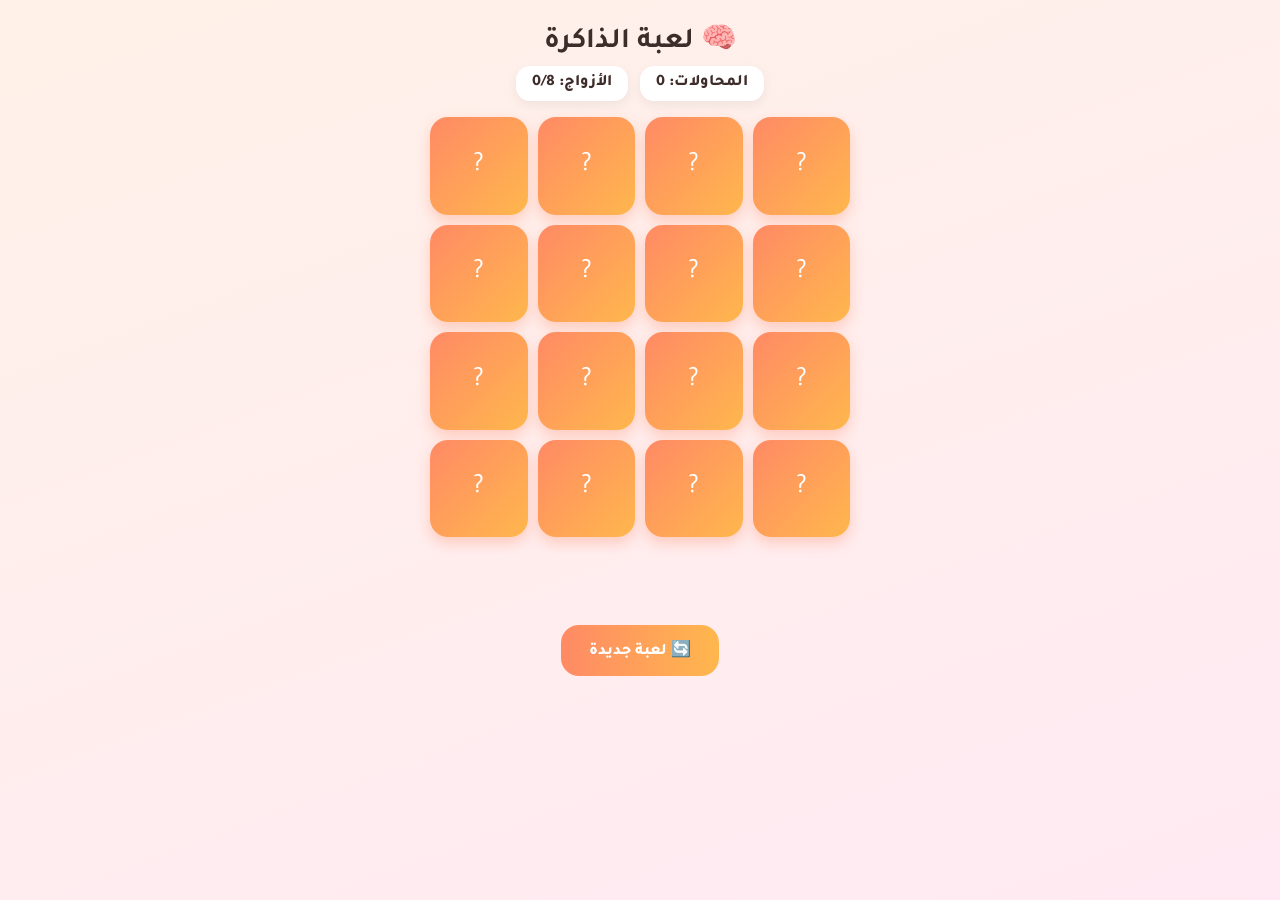
<file: apps/memory-game/index.html>
<!doctype html>
<html lang="ar" dir="rtl">
<head>
<meta charset="utf-8" />
<meta name="viewport" content="width=device-width, initial-scale=1" />
<title>لعبة الذاكرة</title>
<link href="https://fonts.googleapis.com/css2?family=Tajawal:wght@500;800&display=swap" rel="stylesheet" />
<style>
  * { box-sizing: border-box; }
  body { margin: 0; min-height: 100vh; font-family: Tajawal, sans-serif; background: linear-gradient(160deg, #fff1e8, #ffeaf3);
    display: flex; flex-direction: column; align-items: center; padding: 20px 16px; color: #3d2c29; user-select: none; -webkit-user-select: none; }
  h1 { margin: 0 0 6px; font-size: 1.8em; }
  .stats { display: flex; gap: 12px; margin-bottom: 16px; }
  .stats span { background: #fff; padding: 8px 16px; border-radius: 14px; font-weight: 800; box-shadow: 0 4px 12px rgba(0,0,0,.06); }
  .board { display: grid; grid-template-columns: repeat(4, 1fr); gap: 10px; width: min(420px, 100%); }
  .c { aspect-ratio: 1; perspective: 600px; cursor: pointer; }
  .in { position: relative; width: 100%; height: 100%; transition: transform .4s; transform-style: preserve-3d; }
  .c.flip .in, .c.done .in { transform: rotateY(180deg); }
  .f { position: absolute; inset: 0; border-radius: 18px; display: grid; place-items: center; backface-visibility: hidden; font-size: clamp(28px, 9vw, 42px); }
  .front { background: linear-gradient(135deg, #ff8a65, #ffb74d); box-shadow: 0 6px 14px rgba(255,138,101,.35); color: #fff; font-size: 28px; }
  .back { background: #fff; transform: rotateY(180deg); box-shadow: 0 6px 14px rgba(0,0,0,.08); }
  .c.done .back { background: #e4ffd6; }
  button.again { margin-top: 18px; border: 0; padding: 14px 28px; border-radius: 18px; font: inherit; font-weight: 800;
    background: linear-gradient(90deg, #ff8a65, #ffb74d); color: #fff; cursor: pointer; }
  .best { margin-top: 6px; color: #8a7570; font-weight: 800; min-height: 1.2em; }
  .win { font-size: 1.3em; font-weight: 800; margin-top: 14px; min-height: 1.5em; }
</style>
</head>
<body>
  <h1>🧠 لعبة الذاكرة</h1>
  <div class="stats"><span id="moves">المحاولات: 0</span><span id="pairs">الأزواج: 0/8</span></div>
  <div class="board" id="board"></div>
  <div class="win" id="win"></div>
  <div class="best" id="best"></div>
  <button class="again" id="again">🔄 لعبة جديدة</button>
<script src="../portal-sdk.js"></script>
<script>
  const EMOJI = ["🐱","🐶","🦊","🐼","🐸","🦁","🐵","🐰"];
  let first = null, lock = false, moves = 0, pairs = 0;
  const board = document.getElementById("board");
  function start() {
    board.innerHTML = ""; first = null; lock = false; moves = 0; pairs = 0; update();
    document.getElementById("win").textContent = "";
    [...EMOJI, ...EMOJI].sort(() => Math.random() - .5).forEach((e) => {
      const c = document.createElement("div");
      c.className = "c"; c.dataset.e = e;
      c.innerHTML = `<div class="in"><div class="f front">?</div><div class="f back">${e}</div></div>`;
      c.onclick = () => pick(c);
      board.appendChild(c);
    });
  }
  function update() {
    document.getElementById("moves").textContent = "المحاولات: " + moves;
    document.getElementById("pairs").textContent = "الأزواج: " + pairs + "/8";
  }
  function pick(c) {
    if (lock || c === first || c.classList.contains("done")) return;
    c.classList.add("flip");
    if (!first) { first = c; return; }
    moves++;
    if (first.dataset.e === c.dataset.e) {
      first.classList.add("done"); c.classList.add("done"); first = null; pairs++;
      if (pairs === 8) finish();
    } else {
      lock = true; const a = first; first = null;
      setTimeout(() => { a.classList.remove("flip"); c.classList.remove("flip"); lock = false; }, 800);
    }
    update();
  }
  // حفظ أفضل نتيجة
  let record = null;
  Game.load("memory-game").then((d) => { record = d; showBest(); });
  function showBest() {
    document.getElementById("best").textContent = record ? "🏆 أفضل نتيجة: " + record.best + " محاولة" : "";
  }
  function finish() {
    const isBest = !record || moves < record.best;
    const best = isBest ? moves : record.best;
    const wins = ((record && record.wins) || 0) + 1;
    record = { best, wins, score: best, summary: "أفضل: " + best + " محاولة · فاز " + wins };
    Game.save("memory-game", record);
    showBest();
    document.getElementById("win").textContent = isBest
      ? `🎉 رقم قياسي جديد! ${moves} محاولة`
      : `👏 أحسنت! خلصتها في ${moves} محاولة`;
  }
  document.getElementById("again").onclick = start;
  document.addEventListener("contextmenu", (e) => e.preventDefault());
  start();
</script>
</body>
</html>
</file>
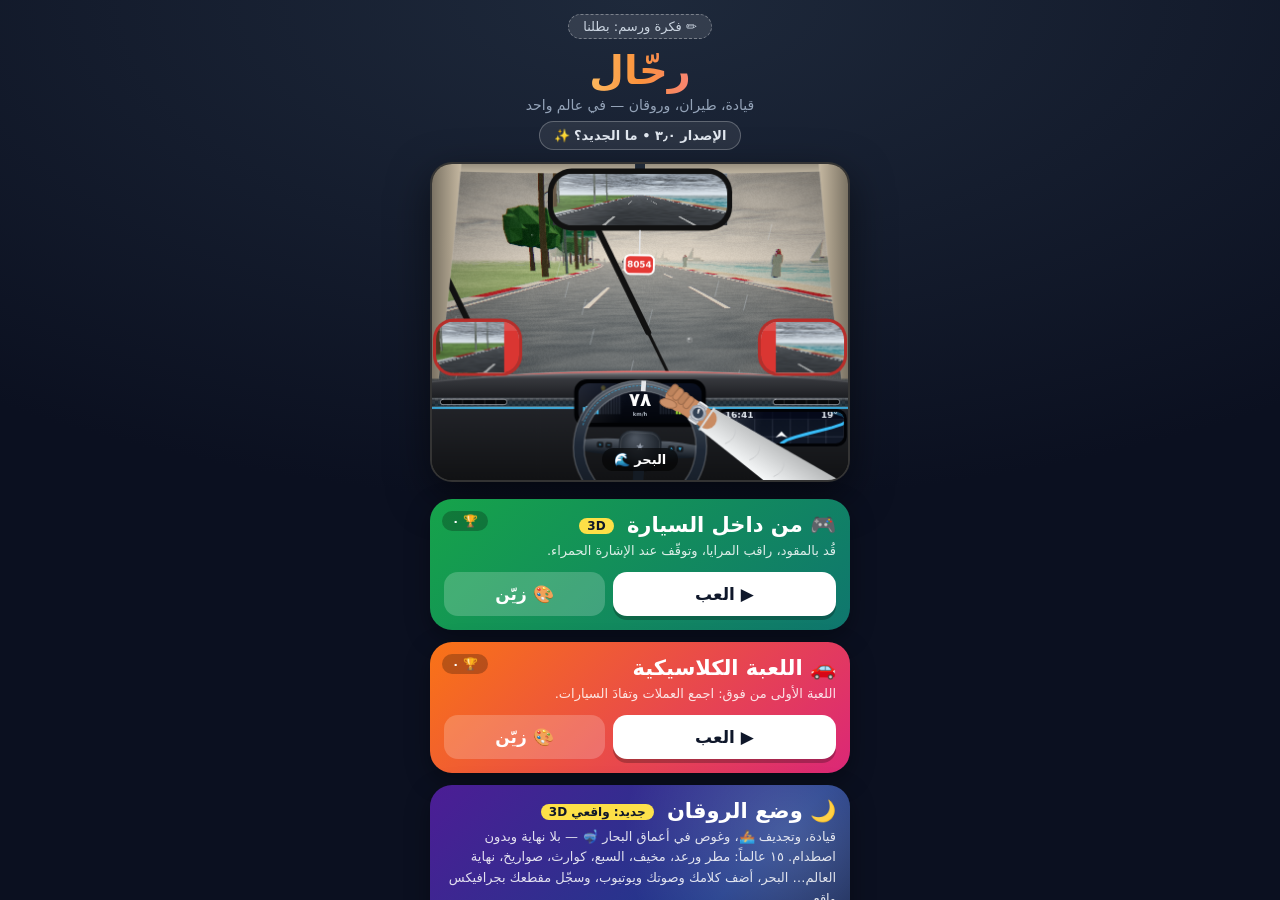
<file: apps/saeq-albatal/index.html>
<!DOCTYPE html>
<html lang="ar" dir="rtl">
<head>
<meta charset="utf-8">
<meta name="viewport" content="width=device-width,initial-scale=1,maximum-scale=1,user-scalable=no,viewport-fit=cover">
<meta name="theme-color" content="#0b1020">
<title>رحّال</title>
<style>
*{box-sizing:border-box;-webkit-tap-highlight-color:transparent}
html,body{margin:0;height:100%;overflow:hidden;background:#0b1020;font-family:system-ui,-apple-system,"Segoe UI",Tahoma,"Noto Sans Arabic",sans-serif;color:#1f2937;touch-action:manipulation;user-select:none;-webkit-user-select:none}
.screen{position:fixed;inset:0;display:none;flex-direction:column}
.screen.on{display:flex}
button{font-family:inherit;cursor:pointer}
/* HOME */
#home{background:radial-gradient(120% 80% at 50% 0%,#1e293b 0%,#0b1020 70%);color:#fff;overflow-y:auto;align-items:center;padding:calc(env(safe-area-inset-top) + 14px) 16px calc(env(safe-area-inset-bottom) + 18px);gap:12px}
.title-wrap{text-align:center}
.badge{display:inline-block;background:rgba(255,255,255,.1);border:1.5px dashed rgba(255,255,255,.35);border-radius:999px;padding:4px 14px;font-size:13px;color:#cbd5e1}
h1{font-size:40px;margin:6px 0 0;background:linear-gradient(90deg,#fde68a,#fb923c,#f472b6);-webkit-background-clip:text;background-clip:text;color:transparent;line-height:1.25}
.title-wrap p{margin:2px 0 0;color:#94a3b8;font-size:14px}
#homeCanvas{width:min(100%,420px);height:min(320px,36vh);border-radius:22px;box-shadow:0 14px 40px rgba(0,0,0,.5);border:2px solid rgba(255,255,255,.15);flex-shrink:0;background:#111}
.sceneTag{margin-top:-46px;margin-bottom:16px;background:rgba(0,0,0,.55);color:#fff;border-radius:999px;padding:4px 12px;font-size:13px;font-weight:700;z-index:1;backdrop-filter:blur(4px)}
.modes{width:min(100%,420px);display:grid;gap:12px}
.mode{border-radius:22px;padding:14px;color:#fff;position:relative;overflow:hidden;box-shadow:0 8px 24px rgba(0,0,0,.35)}
.mode h3{margin:0;font-size:21px}
.mode p{margin:4px 0 10px;font-size:13px;opacity:.85;line-height:1.6}
.mode .row{display:flex;gap:8px}
.mode .row button{flex:1;border:0;border-radius:14px;padding:12px 8px;font-size:17px;font-weight:800;color:#0f172a;background:#fff;box-shadow:0 4px 0 rgba(0,0,0,.25)}
.mode .row button.alt{background:rgba(255,255,255,.2);color:#fff;box-shadow:none;flex:.7}
.mode .row button:active{transform:translateY(3px)}
.m1{background:linear-gradient(135deg,#16a34a,#0f766e)}
.m2{background:linear-gradient(135deg,#f97316,#db2777)}
.m3{background:linear-gradient(135deg,#4c1d95,#1e3a8a 60%,#0f172a)}
.m4{background:linear-gradient(160deg,#0ea5e9,#2563eb 55%,#f59e0b 130%);flex-shrink:0;width:min(100%,420px)}
.m4::after{content:"";position:absolute;inset:0;background:radial-gradient(circle at 80% 15%,rgba(255,255,255,.35),transparent 45%);pointer-events:none}
.verBtn{margin-top:8px;border:1px solid rgba(255,255,255,.25);background:rgba(255,255,255,.08);color:#e2e8f0;border-radius:999px;padding:6px 14px;font-size:13px;font-weight:700}
#verSheet{position:fixed;inset:0;z-index:50;display:none;align-items:flex-end;justify-content:center;background:rgba(0,0,0,.55)}
#verSheet.on{display:flex}
#verSheet .in{width:min(520px,100%);max-height:85vh;overflow-y:auto;background:#0f172a;color:#e2e8f0;border-radius:24px 24px 0 0;padding:18px 18px calc(env(safe-area-inset-bottom) + 18px)}
#verSheet h3{margin:0 0 10px;text-align:center}
#verSheet .v{background:#111c33;border-radius:16px;padding:12px 14px;margin-bottom:10px}
#verSheet .v b{color:#fde68a}#verSheet .v small{color:#94a3b8;margin-inline-start:6px}
#verSheet ul{margin:8px 0 0;padding:0 18px 0 0;line-height:1.9;font-size:14px}
#verSheet button{display:block;width:100%;border:0;border-radius:14px;padding:13px;font-size:16px;font-weight:800;background:#1e293b;color:#fff;margin-top:6px}
.m3::after{content:"";position:absolute;inset:0;background:radial-gradient(circle at 85% 20%,rgba(255,255,255,.18),transparent 40%);pointer-events:none}
.mode .best{position:absolute;left:12px;top:12px;font-size:12px;background:rgba(0,0,0,.25);border-radius:999px;padding:3px 10px}
.galleryBtn{width:min(100%,420px);border:0;border-radius:16px;padding:12px;font-size:17px;font-weight:800;color:#fff;background:rgba(255,255,255,.1)}
/* SETTINGS SCREENS */
.setup{background:#f1f5f9}
.bar{display:flex;align-items:center;justify-content:space-between;padding:calc(env(safe-area-inset-top) + 8px) 12px 8px;background:#fff;box-shadow:0 2px 8px rgba(0,0,0,.06);z-index:2}
.bar h2{margin:0;font-size:19px}
.icon{width:44px;height:44px;border-radius:14px;border:0;background:#f1f5f9;font-size:21px;color:#0f172a;flex-shrink:0}
.preview{padding:10px 12px 0;position:relative}
.preview canvas{width:100%;height:min(290px,34vh);border-radius:20px;display:block;box-shadow:0 6px 18px rgba(0,0,0,.2);background:#222}
.prevName{position:absolute;right:24px;bottom:12px;background:rgba(255,255,255,.92);border-radius:999px;padding:4px 12px;font-weight:800;font-size:14px}
.cwheelbox.small{position:absolute;left:22px;bottom:8px;width:74px;height:74px;filter:drop-shadow(0 3px 4px rgba(0,0,0,.35))}
.opts{flex:1;overflow-y:auto;padding:12px 12px 20px;-webkit-overflow-scrolling:touch}
.opt{background:#fff;border-radius:18px;padding:12px 14px;margin-bottom:10px;box-shadow:0 2px 6px rgba(0,0,0,.05)}
.opt h3{margin:0 0 10px;font-size:16px}
.opt .hint{font-size:13px;color:#64748b;margin:-4px 0 8px;line-height:1.6}
.sw{display:flex;flex-wrap:wrap;gap:10px}
.sw button,.sw label{width:40px;height:40px;border-radius:50%;border:3px solid #fff;box-shadow:0 0 0 2px #cbd5e1;padding:0;position:relative;display:block}
.sw .sel{box-shadow:0 0 0 3px #0f172a;transform:scale(1.1)}
.sw label{background:conic-gradient(red,yellow,lime,cyan,blue,magenta,red);overflow:hidden}
.sw label input{opacity:0;position:absolute;inset:0;width:100%;height:100%;cursor:pointer}
.chips{display:flex;flex-wrap:wrap;gap:8px}
.chips button{border:2px solid #e2e8f0;background:#f8fafc;border-radius:14px;padding:9px 13px;font-size:15px;font-weight:700;color:#334155}
.chips button.sel{background:#0f172a;color:#fff;border-color:#0f172a}
.chips.scenes{display:grid;grid-template-columns:repeat(3,1fr)}
.chips.scenes button{padding:12px 4px;font-size:14px;line-height:1.5}
.opt input[type=text],.opt textarea{width:100%;font-size:17px;padding:11px;border-radius:12px;border:2px solid #e2e8f0;font-family:inherit;user-select:text;-webkit-user-select:text;resize:vertical}
.opt input[type=range]{width:100%;accent-color:#7c3aed}
.rlab{font-size:14px;color:#475569;font-weight:700;margin-top:4px}
.filebtn{display:inline-block;background:#0f172a;color:#fff;border-radius:14px;padding:11px 16px;font-weight:800;font-size:15px;position:relative;overflow:hidden}
.filebtn input{position:absolute;inset:0;opacity:0}
.fname{font-size:13px;color:#475569;margin-top:8px;word-break:break-all}
.rand{width:100%;border:2px dashed #94a3b8;background:#fff;border-radius:16px;padding:12px;font-size:18px;font-weight:800;color:#334155}
.bar-bottom{padding:10px 12px calc(env(safe-area-inset-bottom) + 10px);background:#fff;box-shadow:0 -2px 8px rgba(0,0,0,.06)}
.big{display:block;width:100%;border:0;border-radius:18px;padding:14px;font-size:20px;font-weight:800;color:#fff;box-shadow:0 6px 0 rgba(0,0,0,.2);transition:transform .08s}
.big:active{transform:translateY(4px);box-shadow:0 2px 0 rgba(0,0,0,.2)}
.btn-play{background:linear-gradient(#22c55e,#16a34a)}
.btn-custom{background:linear-gradient(#fb923c,#ea580c)}
.btn-gray{background:linear-gradient(#64748b,#475569)}
.btn-chill{background:linear-gradient(#7c3aed,#4338ca)}
/* GAMES */
.gamescr{background:#000}
.gamescr canvas{position:absolute;inset:0;width:100%;height:100%;display:block;touch-action:none}
.hud{position:absolute;top:calc(env(safe-area-inset-top) + 6px);left:8px;right:8px;display:flex;gap:6px;align-items:center;justify-content:space-between;pointer-events:none}
.hud>*{pointer-events:auto}
.pill{background:rgba(255,255,255,.93);border-radius:999px;padding:5px 11px;font-weight:800;font-size:15px;box-shadow:0 2px 6px rgba(0,0,0,.25);white-space:nowrap}
.hud .icon{background:rgba(255,255,255,.93);box-shadow:0 2px 6px rgba(0,0,0,.25);width:40px;height:40px}
.arrow{position:absolute;bottom:calc(env(safe-area-inset-bottom) + 16px);width:66px;height:66px;border-radius:50%;border:0;background:rgba(255,255,255,.82);font-size:26px;color:#0f172a;box-shadow:0 5px 0 rgba(0,0,0,.3);touch-action:none}
.arrow.l{left:10px}.arrow.r{right:10px}
.arrow.down{transform:translateY(4px);box-shadow:0 1px 0 rgba(0,0,0,.3)}
.brake{position:absolute;width:78px;height:78px;border:0;background:transparent;padding:0;touch-action:none;filter:drop-shadow(0 4px 0 rgba(0,0,0,.35))}
.brake span{position:absolute;inset:0;background:#fff;clip-path:polygon(30% 0,70% 0,100% 30%,100% 70%,70% 100%,30% 100%,0 70%,0 30%)}
.brake span::after{content:"قف";position:absolute;inset:5px;background:#dc2626;color:#fff;font-size:25px;font-weight:900;display:flex;align-items:center;justify-content:center;clip-path:polygon(30% 0,70% 0,100% 30%,100% 70%,70% 100%,30% 100%,0 70%,0 30%)}
.brake.on{transform:scale(.9)}
.brake.pulse{animation:pulse .5s infinite alternate}
@keyframes pulse{to{transform:scale(1.15)}}
#brake{left:10px;bottom:calc(env(safe-area-inset-bottom) + 96px)}
#cBrake{right:12px;bottom:calc(140px + env(safe-area-inset-bottom))}
.toast{position:absolute;top:42%;left:50%;transform:translate(-50%,-10px);background:#fff;border-radius:16px;padding:10px 16px;font-weight:800;font-size:16px;box-shadow:0 6px 18px rgba(0,0,0,.3);opacity:0;transition:.25s;pointer-events:none;text-align:center;width:max-content;max-width:90vw;z-index:4}
.toast.show{opacity:1;transform:translate(-50%,0)}
#cToast{top:calc(env(safe-area-inset-top) + 64px)}
.count{position:absolute;top:30%;left:0;right:0;text-align:center;font-size:96px;font-weight:900;color:#fff;text-shadow:0 6px 0 rgba(0,0,0,.35);pointer-events:none;opacity:0;transition:opacity .2s}
.count.show{opacity:1}
.overlay{position:absolute;inset:0;background:rgba(2,6,23,.65);display:none;align-items:center;justify-content:center;z-index:8;padding:20px}
.overlay.on{display:flex}
.card{background:#fff;border-radius:24px;padding:22px;width:min(100%,340px);display:grid;gap:12px;text-align:center;max-height:90vh;overflow:auto}
.card h2{margin:0 0 4px}
.card p{margin:0;color:#475569;line-height:1.7;font-size:15px}
.card video{width:100%;border-radius:14px;background:#000;max-height:45vh}
.card a.big{text-decoration:none}
.controls{position:absolute;left:0;right:0;bottom:0;height:calc(124px + env(safe-area-inset-bottom));padding-bottom:env(safe-area-inset-bottom);display:flex;align-items:center;justify-content:center;gap:20px;background:linear-gradient(rgba(0,0,0,0),rgba(0,0,0,.5))}
.controls .arrow{position:static;width:76px;height:76px}
.cwheelbox{touch-action:none}
#cWheel{width:110px;height:110px;filter:drop-shadow(0 4px 4px rgba(0,0,0,.4))}
/* DRIVE (chill) */
#drive{background:#000}
.dui{position:absolute;inset:0;pointer-events:none;transition:opacity .4s}
.dui.hidden{opacity:0}
.dui.hidden *{pointer-events:none!important}
.dtop{position:absolute;top:calc(env(safe-area-inset-top) + 8px);left:8px;right:8px;display:flex;gap:8px;justify-content:space-between;pointer-events:auto}
.dtop .grp{display:flex;gap:8px}
.dtop .icon{background:rgba(15,23,42,.7);color:#fff;backdrop-filter:blur(6px);border:1px solid rgba(255,255,255,.15)}
.dtop .icon.rec{color:#ef4444}
.dbottom{position:absolute;bottom:calc(env(safe-area-inset-bottom) + 10px);left:0;right:0;pointer-events:auto;display:grid;gap:8px}
.strip{display:flex;gap:8px;overflow-x:auto;padding:0 10px;scrollbar-width:none}
.strip::-webkit-scrollbar{display:none}
.strip button{flex-shrink:0;border:1px solid rgba(255,255,255,.2);background:rgba(15,23,42,.72);color:#fff;border-radius:999px;padding:9px 14px;font-size:14px;font-weight:700;backdrop-filter:blur(6px)}
.strip button.sel{background:#fff;color:#0f172a}
.tapHint{position:absolute;top:50%;left:50%;transform:translate(-50%,-50%);color:#fff;background:rgba(0,0,0,.45);border-radius:14px;padding:8px 14px;font-size:14px;pointer-events:none;opacity:0;transition:.5s}
.tapHint.show{opacity:1}
#recBadge{position:absolute;top:calc(env(safe-area-inset-top) + 60px);left:50%;transform:translateX(-50%);background:rgba(220,38,38,.9);color:#fff;font-weight:800;border-radius:999px;padding:4px 12px;font-size:13px;display:none;pointer-events:none}
#recBadge.on{display:block}
.sheet{position:absolute;left:0;right:0;bottom:0;background:#fff;color:#0f172a;border-radius:22px 22px 0 0;padding:14px 14px calc(env(safe-area-inset-bottom) + 14px);display:grid;gap:8px;transform:translateY(110%);transition:.25s;z-index:9;max-height:80vh;overflow-y:auto}
.sheet.on{transform:none}
.sheet>button{border:0;background:#f1f5f9;border-radius:14px;padding:14px;font-size:18px;font-weight:700;text-align:right;color:#0f172a}
.sheet textarea{width:100%;font-size:17px;padding:11px;border-radius:12px;border:2px solid #e2e8f0;font-family:inherit;min-height:110px;user-select:text;-webkit-user-select:text}
.sheet .opt{box-shadow:none;padding:0;margin:0}
/* PIP */
.pip{position:absolute;display:none;border-radius:14px;overflow:hidden;box-shadow:0 10px 30px rgba(0,0,0,.5),0 0 0 2px rgba(255,255,255,.25);z-index:3;touch-action:none;background:transparent}
.pip.on{display:block}
.pip iframe{position:absolute;inset:0;width:100%;height:100%;border:0}
.pip.audio{opacity:.01;pointer-events:none;width:160px!important;height:90px!important;left:0!important;top:auto!important;bottom:0}
.pipBar{position:absolute;top:0;left:0;right:0;display:none;gap:6px;justify-content:center;padding:6px;background:linear-gradient(rgba(0,0,0,.6),transparent);z-index:2}
.pipBar button{width:36px;height:32px;border:0;border-radius:10px;background:rgba(255,255,255,.9);font-size:16px;font-weight:900}
.pipDrag{position:absolute;inset:38px 0 0 0;display:none;z-index:1;cursor:move}
#drive.uion .pipBar{display:flex}#drive.uion .pipDrag{display:block;background:rgba(255,255,255,.04);outline:2px dashed rgba(255,255,255,.6);outline-offset:-4px}
#howto{position:fixed;z-index:60}
.howcard{width:min(100%,380px);text-align:right}
.howcard h2{text-align:center}
.howcard ul{list-style:none;margin:0;padding:0;display:grid;gap:9px}
.howcard li{display:flex;gap:10px;align-items:flex-start;background:#f1f5f9;border-radius:14px;padding:9px 11px;font-size:14.5px;line-height:1.6;color:#1e293b}
.howcard li span{font-size:20px;min-width:34px;text-align:center;font-weight:900}
.hnever{font-size:13px;color:#64748b;display:flex;gap:6px;align-items:center;justify-content:center}
.dquick{position:absolute;right:8px;top:50%;transform:translateY(-50%);display:none;flex-direction:column;gap:7px;pointer-events:auto;z-index:3}
#drive.mdrive .dquick{display:flex}
.dquick button{width:54px;min-height:50px;border-radius:16px;border:1px solid rgba(255,255,255,.18);background:rgba(15,23,42,.72);color:#fff;font-size:20px;display:flex;flex-direction:column;align-items:center;justify-content:center;gap:1px;backdrop-filter:blur(6px);padding:3px}
.dquick small{font-size:9.5px;font-weight:800;opacity:.85;white-space:nowrap}
.mpad{position:absolute;left:0;right:0;bottom:calc(env(safe-area-inset-bottom) + 12px);display:none;justify-content:space-between;align-items:flex-end;padding:0 10px;z-index:4;pointer-events:none}
#drive.manual .mpad{display:flex}
#drive.manual .dbottom{bottom:calc(env(safe-area-inset-bottom) + 128px)}
.mpad button{pointer-events:auto;border:0;color:#fff;touch-action:none;user-select:none;-webkit-user-select:none}
.pedal{width:78px;height:104px;border-radius:18px;font-size:30px;display:flex;flex-direction:column;align-items:center;justify-content:center;box-shadow:0 6px 0 rgba(0,0,0,.35),inset 0 2px 0 rgba(255,255,255,.25);background:repeating-linear-gradient(0deg,rgba(255,255,255,.08) 0 6px,rgba(0,0,0,.08) 6px 12px),linear-gradient(#3f4652,#1b1f26)}
.pedal small{font-size:12px;font-weight:900;margin-top:4px}
.pedal.gas{height:118px;background:repeating-linear-gradient(0deg,rgba(255,255,255,.08) 0 6px,rgba(0,0,0,.08) 6px 12px),linear-gradient(#16a34a,#065f46)}
.pedal.brk{background:repeating-linear-gradient(0deg,rgba(255,255,255,.08) 0 6px,rgba(0,0,0,.08) 6px 12px),linear-gradient(#dc2626,#7f1d1d)}
.pedal.down{transform:translateY(5px) scale(.97);box-shadow:0 1px 0 rgba(0,0,0,.35)}
.mlr{display:flex;gap:10px;margin-bottom:20px}
.mlr button{width:62px;height:62px;border-radius:50%;font-size:26px;background:rgba(15,23,42,.65);box-shadow:0 0 0 2px rgba(255,255,255,.3)}
.ghRow{display:flex;flex-wrap:wrap;gap:8px;margin-top:6px}
.ghTh{position:relative;width:64px;height:64px;border-radius:12px;background:repeating-conic-gradient(#e2e8f0 0 25%,#fff 0 50%) 0 0/14px 14px;display:flex;align-items:center;justify-content:center;overflow:hidden}
.ghTh img{max-width:100%;max-height:100%}
.ghTh button{position:absolute;top:2px;left:2px;width:22px;height:22px;border-radius:50%;border:0;background:#ef4444;color:#fff;font-size:12px}
.ghAdd{width:64px;height:64px;border-radius:12px;border:2px dashed #94a3b8;background:#f8fafc;font-weight:800;font-size:12px;color:#334155}
#hLives.pop{animation:hpop .6s}
@keyframes hpop{0%{transform:scale(1)}40%{transform:scale(1.35)}100%{transform:scale(1)}}
.jumpBtn{position:absolute;right:14px;bottom:calc(env(safe-area-inset-bottom) + 150px);width:70px;height:70px;border-radius:50%;border:3px solid #fff;background:radial-gradient(circle at 35% 30%,#7dd3fc,#0369a1);color:#fff;font-size:28px;display:flex;flex-direction:column;align-items:center;justify-content:center;box-shadow:0 6px 18px rgba(3,105,161,.5);z-index:3}
.jumpBtn small{font-size:12px;font-weight:900;margin-top:-4px}
.dpick{display:grid;grid-template-columns:1fr 1fr;gap:8px}
.dpick button{border:2px solid #e2e8f0;background:#f8fafc;border-radius:16px;padding:10px 6px;display:grid;gap:3px;font:inherit;color:#0f172a}
.dpick button b{font-size:16px}.dpick button small{font-size:11px;color:#64748b}
.dpick button.sel{border-color:#16a34a;background:#dcfce7}
.howcard details{background:#f1f5f9;border-radius:14px;padding:8px 10px}.howcard summary{font-weight:900;cursor:pointer}.howcard details ul{margin-top:8px}
.newTag{display:inline-block;background:#fde047;color:#0f172a;border-radius:999px;padding:1px 8px;font-size:12px;font-weight:900;margin-inline-start:6px;vertical-align:middle}
.sigBtns{position:absolute;left:10px;right:10px;bottom:calc(env(safe-area-inset-bottom) + 120px);display:none;justify-content:space-between;pointer-events:none;z-index:2}
#drive.mapme .sigBtns{display:flex}
.sigBtns button{pointer-events:auto;width:64px;height:64px;border-radius:50%;border:0;font-size:28px;background:rgba(15,23,42,.6);box-shadow:0 0 0 2px rgba(255,255,255,.3)}
/* VIEWER */
.viewer{background:#000;color:#fff}
.vtop{display:flex;align-items:center;justify-content:space-between;padding:calc(env(safe-area-inset-top) + 8px) 10px 6px}
.vtop .icon{background:#1f2937;color:#fff}
.vdate{text-align:center;line-height:1.45}
.vdate div:first-child{font-weight:700;font-size:17px}
.vdate div:last-child{font-size:14px;color:#cbd5e1}
.vphoto{flex:1;display:flex;flex-direction:column;align-items:center;justify-content:center;min-height:0;padding:6px 12px;gap:10px}
.vphoto img{max-width:100%;max-height:50vh;border-radius:12px;box-shadow:0 0 0 1px #333}
.vstats{text-align:center;font-size:17px;font-weight:700;line-height:1.7}
.newbest{color:#fde047;font-size:19px}
.again{width:min(calc(100% - 24px),360px);margin:0 auto 10px}
.vbar{display:flex;justify-content:space-around;padding:8px 4px calc(env(safe-area-inset-bottom) + 10px);border-top:1px solid #222}
.vbar button{background:none;border:0;color:#fff;display:flex;flex-direction:column;align-items:center;gap:2px;min-width:58px}
.vbar span{font-size:24px;line-height:1.2}
.vbar small{font-size:12px;color:#e2e8f0}
.vbar .faved span{color:#ef4444}
.rToast{position:absolute;top:40%;left:50%;transform:translate(-50%,-50%);background:rgba(255,255,255,.95);color:#0f172a;border-radius:16px;padding:12px 18px;font-weight:800;opacity:0;transition:.25s;pointer-events:none;text-align:center;max-width:85vw;z-index:10}
.rToast.show{opacity:1}
#gallery{background:#f1f5f9}
.grid{flex:1;overflow-y:auto;padding:12px;display:grid;grid-template-columns:1fr 1fr;gap:10px;align-content:start}
.tile{background:#fff;border-radius:16px;overflow:hidden;position:relative;box-shadow:0 2px 8px rgba(0,0,0,.08)}
.tile img{width:100%;display:block;aspect-ratio:3/4;object-fit:cover}
.tile div{padding:6px 8px;font-size:13px;font-weight:700}
.tile .x{position:absolute;top:6px;left:6px;width:30px;height:30px;border-radius:50%;border:0;background:rgba(0,0,0,.6);color:#fff;font-size:16px}
.empty{grid-column:1/-1;text-align:center;color:#64748b;padding:40px 10px;font-size:17px;line-height:1.8}
#lightbox{position:fixed;inset:0;background:rgba(0,0,0,.92);display:none;align-items:center;justify-content:center;z-index:20;padding:20px}
#lightbox.on{display:flex}
#lightbox img{max-width:100%;max-height:90vh;border-radius:12px}
</style>
</head>
<body>

<!-- HOME -->
<section id="home" class="screen on">
  <div class="title-wrap">
    <div class="badge">✏️ فكرة ورسم: <span id="creditName">بطلنا</span></div>
    <h1>رحّال</h1>
    <p>قيادة، طيران، وروقان — في عالم واحد</p>
    <button class="verBtn" id="verBtn" type="button">الإصدار ٣٫٠ • ما الجديد؟ ✨</button>
  </div>
  <canvas id="homeCanvas"></canvas>
  <div class="sceneTag" id="sceneTag">🌧️ ممطر</div>
  <div class="modes">
    <div class="mode m1"><span class="best">🏆 <b id="best2">٠</b></span>
      <h3>🎮 من داخل السيارة <span class="newTag">3D</span></h3><p>قُد بالمقود، راقب المرايا، وتوقّف عند الإشارة الحمراء.</p>
      <div class="row"><button data-go="play">▶ العب</button><button class="alt" data-go="custom">🎨 زيّن</button></div></div>
    <div class="mode m2"><span class="best">🏆 <b id="best1">٠</b></span>
      <h3>🚗 اللعبة الكلاسيكية</h3><p>اللعبة الأولى من فوق: اجمع العملات وتفادَ السيارات.</p>
      <div class="row"><button data-go="cplay">▶ العب</button><button class="alt" data-go="ccustom">🎨 زيّن</button></div></div>
    <div class="mode m3">
      <h3>🌙 وضع الروقان <span class="newTag">جديد: واقعي 3D</span></h3><p>قيادة، وتجديف 🚣، وغوص في أعماق البحار 🤿 — بلا نهاية وبدون اصطدام. ١٥ عالماً: مطر ورعد، مخيف، السبع، كوارث، صواريخ، نهاية العالم… البحر، أضف كلامك وصوتك ويوتيوب، وسجّل مقطعك بجرافيكس واقعي.</p>
      <div class="row"><button data-go="chill">✨ ادخل وضع الروقان</button></div></div>
  </div>
    <div class="mode m4"><span class="best">✨ جديد</span>
      <h3>✈️ عالم السماء <span class="newTag">طيران 3D</span></h3><p>اقلع بطائرة من المدرج، أو خلّ سيارتك تتحوّل وتطير — بين طرق جوية وإشارات معلّقة في السماء.</p>
      <div class="row"><button type="button" onclick="location.href='flight.html?mode=game&auto=1'">🎮 مغامرة</button><button type="button" class="alt" onclick="location.href='flight.html'">⚙️ خيارات</button></div></div>
  <button class="galleryBtn" data-go="gallery">🖼️ المعرض</button>
</section>

<!-- COCKPIT CUSTOMIZE -->
<section id="custom" class="screen setup">
  <header class="bar"><button class="icon" data-go="home">→</button><h2>🎨 زيّن سيارتك</h2><span style="width:44px"></span></header>
  <div class="preview"><canvas id="prevCanvas"></canvas><div class="prevName" id="prevName"></div></div>
  <div class="opts" id="opts"></div>
  <footer class="bar-bottom"><button class="big btn-play" data-go="play">✅ احفظ وابدأ</button></footer>
</section>

<!-- COCKPIT GAME -->
<section id="game" class="screen gamescr">
  <canvas id="gc"></canvas>
  <div class="hud" id="hud2">
    <div class="pill" id="hLives">❤️❤️❤️</div>
    <div class="pill" id="hLevel">🏁 ١</div>
    <div class="pill">🪙 <b id="hCoins">٠</b></div>
    <div class="pill">⭐ <b id="hScore">٠</b></div>
    <button class="icon" id="pauseBtn">⏸</button>
  </div>
  <div class="toast" id="toast"></div>
  <div class="count" id="count"></div>
  <button id="brake" class="brake" aria-label="قف"><span></span></button>
  <button id="jumpBtn" class="jumpBtn" aria-label="قفزة">🚀<small>٣</small></button>
  <button class="arrow l" id="leftBtn" aria-label="يسار">◀</button>
  <button class="arrow r" id="rightBtn" aria-label="يمين">▶</button>
  <div class="overlay" id="pause"><div class="card">
    <h2>⏸ استراحة</h2>
    <p>◀ ▶ أو حرّك المقود للتنقل<br>اضغط وسط المقود للبوق 📯<br>راقب المرآة 🪞 من السيارات المسرعة</p>
    <button class="big btn-play" id="resumeBtn">▶ أكمل</button>
    <button class="big btn-custom soundBtn">🔊 الصوت: يعمل</button>
    <button class="big btn-gray" id="quitBtn">🏠 الرئيسية</button>
  </div></div>
</section>

<!-- CLASSIC CUSTOMIZE -->
<section id="ccustom" class="screen setup">
  <header class="bar"><button class="icon" data-go="home">→</button><h2>🎨 السيارة الكلاسيكية</h2><span style="width:44px"></span></header>
  <div class="preview"><canvas id="cPrevCanvas"></canvas><div class="cwheelbox small"></div><div class="prevName" id="cPrevName"></div></div>
  <div class="opts" id="cOpts"></div>
  <footer class="bar-bottom"><button class="big btn-play" data-go="cplay">✅ احفظ وابدأ</button></footer>
</section>

<!-- CLASSIC GAME -->
<section id="cgame" class="screen gamescr">
  <canvas id="cgc"></canvas>
  <div class="hud">
    <div class="pill" id="cLives">❤️❤️❤️</div>
    <div class="pill">🪙 <b id="cCoins">٠</b></div>
    <div class="pill">⭐ <b id="cScore">٠</b></div>
    <button class="icon" id="cPauseBtn">⏸</button>
  </div>
  <div class="toast" id="cToast"></div>
  <div class="count" id="cCount"></div>
  <button id="cBrake" class="brake" aria-label="قف"><span></span></button>
  <div class="controls" dir="ltr">
    <button class="arrow" id="cLeft" aria-label="يسار">◀</button>
    <div class="cwheelbox" id="cWheel"></div>
    <button class="arrow" id="cRight" aria-label="يمين">▶</button>
  </div>
  <div class="overlay" id="cPause"><div class="card">
    <h2>⏸ استراحة</h2>
    <button class="big btn-play" id="cResume">▶ أكمل</button>
    <button class="big btn-custom soundBtn">🔊 الصوت: يعمل</button>
    <button class="big btn-gray" id="cQuit">🏠 الرئيسية</button>
  </div></div>
</section>

<!-- CHILL SETUP -->
<section id="chill" class="screen setup">
  <header class="bar"><button class="icon" data-go="home">→</button><h2>🌙 وضع الروقان</h2><span style="width:44px"></span></header>
  <div class="preview"><canvas id="chillCanvas"></canvas></div>
  <div class="opts" id="chOpts"></div>
  <footer class="bar-bottom"><button class="big btn-chill" data-go="drive">▶ ابدأ القيادة</button></footer>
</section>

<!-- DRIVE -->
<section id="drive" class="screen gamescr">
  <canvas id="dc"></canvas>
  <div class="dui" id="dui">
    <div class="dtop">
      <div class="grp"><button class="icon" id="dExit" aria-label="خروج">✕</button><button class="icon" id="dFull" aria-label="ملء الشاشة">⛶</button></div>
      <div class="grp"><button class="icon" id="dWorld" aria-label="تخصيص العالم">🧩</button><button class="icon" id="dText" aria-label="الكلام">✏️</button><button class="icon" id="dAudio" aria-label="الصوت">🎵</button><button class="icon rec" id="dRec" aria-label="تسجيل">⏺</button></div>
    </div>
    <div class="dbottom">
      <div class="strip" id="dCams"></div>
      <div class="strip" id="dScenes"></div>
    </div>
  <div class="dquick" id="dQuick"><button id="qCam">🎥</button><button id="qLight">💡</button><button id="qWipe">🧽</button><button id="qPeople">🚶</button><button id="qHeli">🚁</button><button id="qHorn">📯<small>بوق</small></button></div>
  </div>
  <div class="pip" id="pip"><div class="pipBar"><button id="pipMinus">−</button><button id="pipPlus">+</button><button id="pipPlay">⏯</button><button id="pipClose">✕</button></div><div class="pipDrag" id="pipDrag"></div><div id="pipIn"></div></div>
  <div class="mpad" id="mpad" dir="ltr"><button id="mBrake" class="pedal brk">🛑<small>بريك</small></button><div class="mlr" dir="ltr"><button id="mL">◀</button><button id="mR">▶</button></div><button id="mGas" class="pedal gas">⛽<small>بنزين</small></button></div>
  <div class="sigBtns" id="sigBtns"><button id="sigL">⬅️</button><button id="sigR">➡️</button></div>
  <div class="tapHint" id="tapHint">المس الشاشة لإظهار الأزرار</div>
  <div id="recBadge">● تسجيل ٠٠:٠٠</div>
  <div class="sheet" id="textSheet">
    <h3 style="margin:0">✏️ الكلام على الشاشة</h3>
    <textarea id="dTextArea" placeholder="اكتب جملة… وكل سطر جديد يظهر بعد الثاني"></textarea>
    <button class="big btn-chill" id="dTextOk" style="text-align:center">✅ تم</button>
  </div>
  <div class="sheet" id="worldSheet"><h3 style="margin:0">🧩 خصّص العالم</h3><div id="worldOpts"></div><button class="big btn-chill" id="worldOk" style="text-align:center">✅ تم</button></div>
  <div class="sheet" id="audioSheet"><div id="audioOpts"></div><button class="big btn-gray" id="audioOk" style="text-align:center">✅ تم</button></div>
  <div class="overlay" id="recDone"><div class="card">
    <h2>🎬 مقطعك جاهز</h2>
    <video id="recVideo" controls playsinline></video>
    <a class="big btn-play" id="recDl" download="السائق-البطل.webm">⬇️ تحميل المقطع</a>
    <p id="recNote">إذا ما اشتغل التحميل هنا، افتح اللعبة من ملف الـHTML أو استخدم تسجيل الشاشة في جوالك.</p>
    <button class="big btn-gray" id="recClose">إغلاق</button>
  </div></div>
</section>

<!-- RESULT -->
<section id="result" class="screen viewer">
  <header class="vtop"><button class="icon" data-go="home">→</button><div class="vdate"><div id="rDate"></div><div id="rTime"></div></div><span style="width:44px"></span></header>
  <div class="vphoto"><img id="rImg" alt="صورة اللعبة"><div class="vstats" id="rStats"></div></div>
  <button class="big btn-play again" id="againBtn" data-go="play">🔁 العب مرة أخرى</button>
  <nav class="vbar">
    <button id="shareBtn"><span>⤴</span><small>مشاركة</small></button>
    <button id="favBtn"><span>♡</span><small>المفضلة</small></button>
    <button id="editBtn" data-go="custom"><span>✨</span><small>التعديل الذكي</small></button>
    <button id="delBtn"><span>🗑</span><small>حذف</small></button>
    <button id="moreBtn"><span>⋮</span><small>المزيد</small></button>
  </nav>
  <div class="sheet" id="moreMenu">
    <button data-go="home">🏠 الرئيسية</button>
    <button data-go="gallery">🖼️ المعرض</button>
    <button data-go="chill">🌙 وضع الروقان</button>
    <button id="closeMore">✖ إغلاق</button>
  </div>
  <div class="rToast" id="rToast"></div>
</section>

<section id="gallery" class="screen">
  <header class="bar"><button class="icon" data-go="home">→</button><h2>🖼️ المعرض</h2><span style="width:44px"></span></header>
  <div class="grid" id="grid"></div>
</section>
<div id="lightbox"><img id="lbImg" alt=""></div>

<script>
(()=>{
'use strict';
const $=s=>document.querySelector(s);
const store={get(k,d){try{const v=localStorage.getItem(k);return v==null?d:JSON.parse(v);}catch(e){return d;}},set(k,v){try{localStorage.setItem(k,JSON.stringify(v));return true;}catch(e){return false;}}};
const fmt=n=>{try{return Number(n).toLocaleString('ar-EG');}catch(e){return String(n);}};
const rand=(a,b)=>a+Math.random()*(b-a);
const pick=a=>a[Math.floor(Math.random()*a.length)];
const clamp=(v,a,b)=>Math.max(a,Math.min(b,v));
const TAU=Math.PI*2;

/* ================= SETTINGS ================= */
const DEF={name:'بطلنا',num:'8054',carColor:'#e53935',wheelColor:'#1f2937',emblem:'star',watch:'silver',sleeve:'#f8fafc',interior:'beige',hand:true,theme:'rain',sound:true,gfx:'real',grade:'cinema',quality:'high',vehicle:'sedan',camH:0,bright:1.15,gameSpeed:85,cabin:'modern',trim:'carbon',ambient:'#38bdf8',outfit:'thobe',skin:'#c98b62',hands:'one',ring:false,gTime:'auto',gWeather:'auto'};
const S=Object.assign({},DEF,store.get('sb2_settings',{}));
const save=()=>store.set('sb2_settings',S);
const CDEFS={mode:'drive',rowBanks:'trees',rowSpeed:6,rowCam:'boat',diveTrip:'reef',diveCam:'mask',diveNight:false,diveSpeed:1.5,diveFacts:true,diveHud:true,ctrl:'auto',maxKmh:160,lights:'auto',wipers:'auto',heli:false,people:1,pedSide:'both',pedStyle:'mix',pedAct:'mix',pedDir:'mix',ghost:false,ghostSet:'builtin',ghostMode:'mix',ghostSize:1,ghostRate:2,ghostLook:'ghost',mapOn:false,live:false,liveLights:'auto',liveHud:true,mapSig:'auto',mapHud:true,mapEnd:'loop',mapLink:'',mapFrom:'',mapTo:'',vid:'off',vidSrc:'yt',yt:'',pip:{x:.52,y:.13,w:.44},time:'auto',weather:'auto',left:'auto',right:'auto',skyline:'auto',scene:'calm',cam:'inside',traffic:1,speed:8500,amb:'auto',ambVol:.6,musVol:.9,text:'',rotate:true,secs:6,pos:'bottom',size:'m',style:'box',mark:'',hideUi:true};
const C=Object.assign({},CDEFS,store.get('sb3_chill',{}));
const saveC=()=>store.set('sb3_chill',C);

/* ================= AUDIO ================= */
let AC=null,master=null,recDest=null,noiseBuf=null;
function ac(){if(!AC){try{AC=new (window.AudioContext||window.webkitAudioContext)();master=AC.createGain();master.connect(AC.destination);window.__gameMaster=master;window.__gameAC=AC;try{recDest=AC.createMediaStreamDestination();master.connect(recDest);}catch(e){recDest=null;}
 const len=AC.sampleRate*2;noiseBuf=AC.createBuffer(1,len,AC.sampleRate);const d=noiseBuf.getChannelData(0);for(let i=0;i<len;i++)d[i]=Math.random()*2-1;}catch(e){AC=null;}}
 if(AC&&AC.state==='suspended'){try{AC.resume();}catch(e){}}return AC;}
function beep(f,d,type,vol,slide){if(!S.sound)return;const a=ac();if(!a)return;try{const o=a.createOscillator(),g=a.createGain();o.type=type||'sine';o.frequency.setValueAtTime(f,a.currentTime);if(slide)o.frequency.exponentialRampToValueAtTime(Math.max(40,f+slide),a.currentTime+d);g.gain.setValueAtTime(vol||.12,a.currentTime);g.gain.exponentialRampToValueAtTime(.001,a.currentTime+d);o.connect(g);g.connect(master);o.start();o.stop(a.currentTime+d);}catch(e){}}
function noiseHit(freq,dur,vol){if(!S.sound)return;const a=ac();if(!a)return;try{const s=a.createBufferSource();s.buffer=noiseBuf;const f=a.createBiquadFilter();f.type='lowpass';f.frequency.value=freq;const g=a.createGain();g.gain.setValueAtTime(vol,a.currentTime);g.gain.exponentialRampToValueAtTime(.001,a.currentTime+dur);s.connect(f);f.connect(g);g.connect(master);s.start();s.stop(a.currentTime+dur);}catch(e){}}
const sfx={
 coin(){beep(880,.08,'square',.06);setTimeout(()=>beep(1320,.1,'square',.06),70);},
 star(){[784,988,1175,1568].forEach((f,i)=>setTimeout(()=>beep(f,.12,'triangle',.1),i*70));},
 crash(){beep(220,.45,'sawtooth',.18,-160);beep(90,.4,'square',.12);},
 horn(){beep(392,.3,'square',.08);beep(494,.3,'square',.07);},
 good(){[523,659,784,1046].forEach((f,i)=>setTimeout(()=>beep(f,.16,'triangle',.12),i*100));},
 bad(){beep(330,.35,'square',.1,-150);},
 tick(){beep(660,.12,'triangle',.12);},
 go(){beep(990,.35,'triangle',.14);},
 lane(){beep(520,.04,'sine',.05);},
 warn(){[0,180,360].forEach(t=>setTimeout(()=>beep(880,.12,'square',.08),t));},
 thunder(){noiseHit(260,2.6,.9);},
 splash(){noiseHit(1600,.4,.16);},exhale(){noiseHit(900,1.4,.3);},inhale(){noiseHit(3200,.8,.08);},ping(){beep(1480,1.3,'sine',.07);setTimeout(()=>beep(1480,.9,'sine',.025),450);},
 boom(v){noiseHit(160,1.3,v||.5);},
 rumble(){noiseHit(90,1.8,.6);}
};
const Amb={nodes:[],kind:null,gain:null,
 set(kind,vol){const a=ac();if(!a)return;if(!S.sound)kind='none';if(kind===this.kind){if(this.gain)this.gain.gain.setTargetAtTime(vol,a.currentTime,.3);return;}
  this.stop();this.kind=kind;if(!kind||kind==='none')return;const g=a.createGain();g.gain.value=0;g.gain.setTargetAtTime(vol,a.currentTime,.8);g.connect(master);this.gain=g;
  const noise=(type,freq,q,v)=>{const s=a.createBufferSource();s.buffer=noiseBuf;s.loop=true;s.loopStart=Math.random();const f=a.createBiquadFilter();f.type=type;f.frequency.value=freq;f.Q.value=q||.7;const gg=a.createGain();gg.gain.value=v;s.connect(f);f.connect(gg);gg.connect(g);s.start();this.nodes.push(s);return{f,gg};};
  const osc=(type,freq,v)=>{const o=a.createOscillator();o.type=type;o.frequency.value=freq;const gg=a.createGain();gg.gain.value=v;o.connect(gg);gg.connect(g);o.start();this.nodes.push(o);return{o,gg};};
  const lfo=(param,rate,depth)=>{const o=a.createOscillator();o.frequency.value=rate;const gg=a.createGain();gg.gain.value=depth;o.connect(gg);gg.connect(param);o.start();this.nodes.push(o);};
  const engine=()=>{noise('lowpass',140,1,.55);osc('sine',52,.05);noise('bandpass',900,.4,.04);};
  const wind=(v)=>{const n=noise('lowpass',480,.8,v);lfo(n.f.frequency,.13,260);lfo(n.gg.gain,.09,v*.5);};
  const rain=(v)=>{noise('bandpass',1700,.5,v);noise('highpass',4000,.5,v*.35);noise('lowpass',350,1,v*.4);};
  switch(kind){
   case 'rain':rain(.45);engine();break;
   case 'storm':rain(.55);wind(.35);engine();break;
   case 'wind':wind(.4);engine();break;
   case 'night':engine();noise('lowpass',900,.5,.06);break;
   case 'engine':engine();break;
   case 'scary':osc('sine',55,.06);osc('sine',58.3,.05);osc('triangle',110.5,.012);wind(.25);break;
   case 'space':{const p=osc('sine',110,.03);osc('sine',164.8,.025);osc('sine',220.4,.012);lfo(p.gg.gain,.08,.02);noise('lowpass',300,.5,.05);break;}
   case 'sea':{const w1=noise('lowpass',650,.6,.35);lfo(w1.gg.gain,.11,.28);const w2=noise('bandpass',1200,.4,.12);lfo(w2.gg.gain,.08,.1);noise('bandpass',1800,.5,.12);noise('highpass',4500,.5,.04);engine();break;}
   case 'dive':{const a1=noise('lowpass',220,.6,.45);lfo(a1.gg.gain,.07,.15);const b1=noise('bandpass',700,.8,.05);lfo(b1.gg.gain,.3,.04);break;}
   case 'sub':{osc('sine',57,.05);osc('sine',114,.012);noise('lowpass',160,.6,.3);break;}
   case 'fire':wind(.3);noise('highpass',2500,.5,.06);engine();break;
   default:engine();}},
 stop(){this.nodes.forEach(n=>{try{n.stop();}catch(e){}});this.nodes=[];if(this.gain){try{this.gain.disconnect();}catch(e){}}this.gain=null;this.kind=null;}};

/* ================= HELPERS ================= */
function shade(hex,amt){if(/^rgb/.test(String(hex))){const m=String(hex).match(/[\d.]+/g).map(Number);const f=v=>Math.round(amt<0?v*(1+amt):v+(255-v)*amt);return `rgb(${f(m[0])},${f(m[1])},${f(m[2])})`;}let c=String(hex).replace('#','');if(c.length===3)c=c.split('').map(x=>x+x).join('');const n=parseInt(c,16)||0;const r=n>>16&255,g=n>>8&255,b=n&255;const f=v=>Math.round(amt<0?v*(1+amt):v+(255-v)*amt);return `rgb(${f(r)},${f(g)},${f(b)})`;}
function rgba(hex,a){if(/^rgb/.test(String(hex))){const m=String(hex).match(/[\d.]+/g);return `rgba(${m[0]},${m[1]},${m[2]},${a})`;}let c=String(hex).replace('#','');if(c.length===3)c=c.split('').map(x=>x+x).join('');const n=parseInt(c,16)||0;return `rgba(${n>>16&255},${n>>8&255},${n&255},${a})`;}
function rr(c,x,y,w,h,r){r=Math.max(0,Math.min(r,Math.abs(w)/2,Math.abs(h)/2));c.beginPath();c.moveTo(x+r,y);c.arcTo(x+w,y,x+w,y+h,r);c.arcTo(x+w,y+h,x,y+h,r);c.arcTo(x,y+h,x,y,r);c.arcTo(x,y,x+w,y,r);c.closePath();}
function circle(c,x,y,r,col){if(!(r>0))return;c.fillStyle=col;c.beginPath();c.arc(x,y,r,0,TAU);c.fill();}
function quad(c,x1,y1,w1,x2,y2,w2,col){c.fillStyle=col;c.beginPath();c.moveTo(x1-w1,y1);c.lineTo(x2-w2,y2-.7);c.lineTo(x2+w2,y2-.7);c.lineTo(x1+w1,y1);c.closePath();c.fill();}
function fitCanvas(cv){const r=cv.getBoundingClientRect();const d=Math.min(window.devicePixelRatio||1,2);cv.width=Math.max(1,Math.round(r.width*d));cv.height=Math.max(1,Math.round(r.height*d));const x=cv.getContext('2d');x.setTransform(d,0,0,d,0,0);return{w:r.width,h:r.height,ctx:x,dpr:d};}

/* ================= THEMES / SCENES ================= */
const CAR_COLORS=['#e53935','#fb8c00','#fdd835','#43a047','#00acc1','#1e88e5','#5e35b1','#ec407a','#212121','#f5f5f5','#8d6e63','#9e9e9e'];
const WHEEL=['#1f2937','#0b0b0b','#7f1d1d','#1e3a8a','#14532d','#78350f','#4c1d95','#9d174d'];
const SLEEVE=['#f8fafc','#d1d5db','#bfdbfe','#e7dcc5','#1f2937'];
const WATCH={silver:{label:'فضية',band:['#f3f4f6','#9ca3af'],face:'#334155'},gold:{label:'ذهبية',band:['#fde68a','#b45309'],face:'#1e293b'},black:{label:'سوداء',band:['#6b7280','#111827'],face:'#0f172a'},rose:{label:'وردية',band:['#fecdd3','#be7c6b'],face:'#f8fafc'}};
const INTERIORS={beige:{label:'بيج',pillar:'#cdbfa6',head:'#d9cdb7',dash:'#26282d'},black:{label:'أسود',pillar:'#2d2f34',head:'#383a40',dash:'#18191c'},red:{label:'أحمر',pillar:'#7a2630',head:'#8c303b',dash:'#1f1416'},brown:{label:'بني',pillar:'#6b4f3a',head:'#7d5e47',dash:'#221a15'}};
const EMBLEMS={star:'★',heart:'♥',crown:'♛',spark:'✦',initial:''};
const CITY=['palm','palm','lamp','greenSign','blueSign','building','tree','flag'];
const THEMES={
 day:{label:'صحو ☀️',sky:['#4f9fe0','#cde9fb'],ground:['#a3c76d','#97bb62'],road:['#585b61','#55585e'],rumble:['#e11d48','#f1f5f9'],lane:'#f8fafc',cloud:'rgba(255,255,255,.92)',skyline:'#a7b9cc',scen:CITY,amb:'engine'},
 rain:{label:'ممطر 🌧️',sky:['#76828f','#c9d0d6'],ground:['#7f8f6c','#778766'],road:['#464b52','#42474e'],rumble:['#b91c1c','#d1d5db'],lane:'#e5e7eb',cloud:'rgba(140,150,160,.95)',skyline:'#8c99a6',rain:true,haze:.10,scen:CITY,amb:'rain'},
 calm:{label:'ليل هادئ 🌙',sky:['#050816','#1a2547'],ground:['#1f2f27','#1c2a23'],road:['#2b2f37','#292d35'],rumble:['#475569','#94a3b8'],lane:'#cbd5e1',cloud:'rgba(50,60,90,.45)',skyline:'#0b1224',stars:true,night:true,moon:'#f8f3d8',scen:['lamp','lamp','palm','tree','greenSign','building'],amb:'night'},
 storm:{label:'مطر ورعد ⛈️',sky:['#262c35','#525b67'],ground:['#3c4a3a','#374435'],road:['#33383f','#30353c'],rumble:['#7f1d1d','#9ca3af'],lane:'#d1d5db',cloud:'rgba(50,56,66,.97)',skyline:'#323b47',rain:true,heavy:true,lightning:4,haze:.14,dark:.18,scen:CITY,amb:'storm'},
 sunset:{label:'غروب 🌅',sky:['#e86a8e','#ffb86b'],ground:['#b98a4e','#ad7f45'],road:['#5a4b57','#564753'],rumble:['#f97316','#fff7ed'],lane:'#ffe7c2',cloud:'rgba(255,214,190,.9)',skyline:'#8a4a5e',sun:true,scen:CITY,amb:'engine'},
 night:{label:'ليل المدينة 🌃',sky:['#060b1f','#1c2850'],ground:['#22332a','#1e2e25'],road:['#30343c','#2d3139'],rumble:['#7f1d1d','#64748b'],lane:'#cbd5e1',cloud:'rgba(60,70,100,.6)',skyline:'#0f172a',stars:true,night:true,scen:['lamp','lamp','palm','greenSign','building','blueSign','flag'],amb:'night'},
 scary:{label:'مخيف 👻',sky:['#07060a','#2a2033'],ground:['#1c221c','#192019'],road:['#26282e','#24262c'],rumble:['#3f1d1d','#374151'],lane:'#6b7280',cloud:'rgba(40,30,45,.7)',skyline:'#07070a',night:true,dark:.22,moon:'#e9c9b4',fog:'#2b2734',fogDist:13000,bats:true,lightning:11,flicker:true,noLights:true,scen:['deadTree','deadTree','eyes','lamp','deadTree','rock','eyes'],amb:'scary'},
 lion:{label:'السبع 🦁',sky:['#ee8448','#ffd59a'],ground:['#d6a84f','#cc9e46'],road:['#6b5e4e','#67594a'],rumble:['#b45309','#fde68a'],lane:'#fff7e0',cloud:'rgba(255,220,180,.85)',skyline:'#a0643a',sun:true,dunes:true,noLights:true,scen:['acacia','lion','grass','acacia','lion','rock','grass','lion'],amb:'wind'},
 disaster:{label:'كوارث 🌪️',sky:['#3d3631','#a36b3f'],ground:['#5c5444','#564e40'],road:['#3e3b38','#3b3835'],rumble:['#b45309','#57534e'],lane:'#d6d3d1',cloud:'rgba(70,60,55,.9)',skyline:'#2b2522',tornado:true,smoke:true,quake:true,lightning:7,ash:true,haze:.10,noLights:true,scen:['fire','ruin','deadTree','fire','rock','lamp'],amb:'storm'},
 rockets:{label:'صواريخ 🚀',sky:['#04060f','#1d2440'],ground:['#1d2420','#1a201c'],road:['#2a2d34','#272a31'],rumble:['#7f1d1d','#64748b'],lane:'#cbd5e1',cloud:'rgba(40,45,70,.5)',skyline:'#0a0f1f',night:true,stars:true,missiles:true,searchlights:true,noLights:true,scen:['lamp','building','palm','ruin','lamp','palm'],amb:'night'},
 doom:{label:'نهاية العالم ☄️',sky:['#1a0505','#a3260f'],ground:['#2a1310','#25110e'],road:['#2a2422','#27211f'],rumble:['#ea580c','#451a03'],lane:'#fdba74',cloud:'rgba(80,20,10,.75)',skyline:'#140404',planet:true,meteors:true,embers:true,quake:true,ruinsSky:true,noLights:true,scen:['ruin','fire','deadTree','fire','rock','ruin'],amb:'fire'},
 snow:{label:'ثلج ❄️',sky:['#9fb4c7','#e8eef4'],ground:['#f1f5f9','#e2e8f0'],road:['#5b6068','#585d65'],rumble:['#b91c1c','#f8fafc'],lane:'#f8fafc',cloud:'rgba(235,240,245,.95)',skyline:'#b8c4d0',snow:true,haze:.08,scen:['pine','pine','lamp','pine','greenSign','building'],amb:'wind'},
 space:{label:'فضاء 🌌',sky:['#05010f','#24124a'],ground:['#0d0820','#0b061b'],road:['#191433','#171130'],rumble:['#22d3ee','#a855f7'],lane:'#67e8f9',cloud:'rgba(0,0,0,0)',skyline:'#0b0720',stars:true,night:true,dark:.12,nebula:true,planet2:true,aurora:true,noLights:true,scen:['crystal','crystal','rock','crystal'],amb:'space'},
 sea:{label:'البحر 🌊',sky:['#8796a5','#d3dbe2'],ground:['#6f9a4f','#679148'],road:['#4e535a','#4a4f56'],rumble:['#b91c1c','#e5e7eb'],lane:'#f1f5f9',cloud:'rgba(150,160,172,.95)',skyline:'#5d7a52',rain:true,drizzle:true,haze:.07,sea:true,seaR:true,water:['#3d6f86','#3a6a80'],sand:'#d9c9a3',noLights:true,scen:['tree','palm','tree','lamp','palm','tree','boat','greenSign'],amb:'sea'},
 desert:{label:'صحراء 🐪',sky:['#5fb4ee','#f6e3b8'],ground:['#e8c27a','#dfb86e'],road:['#6b635b','#675f57'],rumble:['#d97706','#fff'],lane:'#fff',cloud:'rgba(255,255,255,.8)',skyline:'#d8b37a',dunes:true,scen:['palm','palm','rock','dune','greenSign','flag','rock'],amb:'wind'}
};
const SCENE_KEYS=Object.keys(THEMES);
const SIGNS=['طريق الملك','الرياض','جدة','مكة المكرمة','أهلاً بك'];
const emblemChar=()=>S.emblem==='initial'?((S.name||'ب').trim()[0]||'ب'):(EMBLEMS[S.emblem]||'★');
const SIDES={trees:['tree','palm','tree','lamp','palm','tree'],city:['building','lamp','building','greenSign','blueSign','lamp','building'],desert:['palm','rock','dune','rock','palm'],wild:['acacia','lion','grass','acacia','grass'],sea:['boat',null,null,null],none:[null]};
const TIMES={day:{sky:['#5aa7e0','#d4ebf8'],night:false,stars:false,dark:0,moon:null,sun:false,cloud:'rgba(255,255,255,.9)'},
 sunset:{sky:['#e86a8e','#ffb86b'],night:false,stars:false,dark:0,moon:null,sun:true,cloud:'rgba(255,214,190,.9)'},
 night:{sky:['#060b1f','#1c2850'],night:true,stars:true,dark:.38,moon:'#f8f3d8',sun:false,cloud:'rgba(60,70,100,.55)'}};
let compKey='',compT=null;
function composed(O){O=O||C;const key=[O.scene,O.time,O.weather,O.left,O.right,O.skyline,O.amb].join('|');if(O===C){if(key===compKey&&compT)return compT;compKey=key;}else{const h=composed.cache.get(key);if(h)return h;}
 const B=THEMES[O.scene]||THEMES.day;const T=Object.assign({},B);
 if(O.time!=='auto'){Object.assign(T,TIMES[O.time]);
  if(O.time==='night'&&!B.night){T.ground=B.ground.map(g=>shade(g,-.5));T.road=B.road.map(g=>shade(g,-.35));T.skyline=shade(B.skyline,-.6);T.fog=B.fog?'#2b2734':null;}
  if(O.time!=='night'&&B.night){T.ground=B.ground.map(g=>shade(g,.35));T.road=B.road.map(g=>shade(g,.25));T.skyline=shade(B.skyline,.45);if(B.fog)T.fog='#9aa3ad';T.dark=0;}
  if(O.time==='sunset')T.tint=null;}
 const nightNow=!!T.night;
 if(O.weather!=='auto'){Object.assign(T,{rain:false,heavy:false,drizzle:false,snow:false,lightning:0,haze:0,fog:null,fogDist:null});
  const grey=(a,b)=>{if(!nightNow){T.sky=[a,b];T.cloud='rgba(140,150,160,.95)';}};
  switch(O.weather){case 'drizzle':T.rain=true;T.drizzle=true;T.haze=.06;grey('#8796a5','#d3dbe2');break;
   case 'rain':T.rain=true;T.haze=.1;grey('#76828f','#c9d0d6');break;
   case 'storm':T.rain=true;T.heavy=true;T.lightning=5;T.haze=.13;T.dark=Math.max(T.dark||0,.15);grey('#262c35','#525b67');break;
   case 'snow':T.snow=true;T.haze=.08;grey('#9fb4c7','#e8eef4');break;
   case 'fog':T.fog=nightNow?'#2b2734':'#a7b0ba';T.fogDist=14000;grey('#a3acb6','#d5dbe0');break;
   case 'clear':if(!nightNow&&(B.rain||B.fog))Object.assign(T,TIMES.day);break;}}
 const baseL=B.sea?B.scen.filter(k=>k!=='boat'):B.scen,baseR=B.sea?SIDES.sea:B.scen;
 T.leftL=O.left==='auto'?baseL:SIDES[O.left];T.rightL=O.right==='auto'?baseR:SIDES[O.right];
 T.seaL=O.left==='sea';T.seaR=O.right==='sea'||(O.right==='auto'&&!!B.sea);T.sea=false;
 if(!T.water)T.water=['#3d6f86','#3a6a80'];if(!T.sand)T.sand='#d9c9a3';if(nightNow){T.water=T.water.map(g=>shade(g,-.3));T.sand=shade(T.sand,-.5);}
 if(O.skyline!=='auto')T.skyMode=O.skyline;
 const GSIDE={desert:['#e3c27e','#d9b871'],wild:['#c9a24f','#bf9846'],trees:['#86b55a','#7dab52']};const gs=k=>GSIDE[k]?GSIDE[k].map(g=>nightNow?shade(g,-.5):g):null;T.groundL=gs(O.left);T.groundR=gs(O.right);
 if(O.amb==='auto'){T.amb=T.heavy?'storm':(T.seaL||T.seaR)?'sea':T.rain?'rain':T.snow?'wind':(O.weather==='clear'&&B.amb==='rain')?'engine':B.amb;}
 if(O!==C){composed.cache.set(key,T);return T;}return compT=T;}
composed.cache=new Map();
function gameCfg(){return{scene:S.theme,time:S.gTime||'auto',weather:S.gWeather||'auto',left:'auto',right:'auto',skyline:'auto',amb:'auto'};}
let mapKey='',mapT=null;
function mapTheme(){const B=composed();const key=compKey;if(key===mapKey&&mapT)return mapT;mapKey=key;return mapT=Object.assign({},B,{leftL:C.left==='auto'?SIDES.city:B.leftL,rightL:C.right==='auto'?SIDES.city:B.rightL,noLights:false});}
function themeOf(W_){if(W_.row)return rowTheme();if(W_.chill&&W_.useMap&&MAP.route&&!W_.sceneKey)return mapTheme();if(W_.sceneKey)return THEMES[W_.sceneKey]||THEMES.day;if(W_.chill)return composed();if((S.gTime&&S.gTime!=='auto')||(S.gWeather&&S.gWeather!=='auto'))return composed(gameCfg());return THEMES[S.theme]||THEMES.day;}

/* ================= 3D WORLD ================= */
const SEG=200,DRAW=150,ROADW=2000,CAMH=1200,CAMD=0.85,LANEX=[-1333,0,1333],CARL=1665,FRONT=700;
let ROUTE_CTX=null,CURVE_K=1;const MAP_KAPPA=0.0005,MK=0.0027;const MAP={route:null};
function curveAt(i){if(ROUTE_CTX){const r=ROUTE_CTX;if(i<0||i>=r.n-1)return 0;return clamp(r.C[i],-30,30);}return Math.sin(i*0.009)*Math.sin(i*0.0031+1.3)*4.2*CURVE_K;}
const CLOUDS=Array.from({length:8},()=>({x:Math.random(),y:rand(.12,.75),s:rand(.6,1.4),p:rand(.3,.7)}));
const SKYL=Array.from({length:28},(_,i)=>({x:i/28,w:rand(.6,1.4),h:rand(.4,1.6),seed:Math.random(),cut:rand(.2,.8)}));
const STARS=Array.from({length:90},()=>({x:Math.random(),y:Math.random(),p:Math.random()*6}));

function makeView(cv,hud){return{cv,hud,mc:document.createElement('canvas'),cache:[],base:0};}
function sizeView(V){const f=fitCanvas(V.cv);Object.assign(V,{ctx:f.ctx,W:f.w,H:f.h,dpr:f.dpr});const W=V.W,H=V.H,portrait=H>W*1.1;
 V.F=Math.min(W,H*0.8)/2;V.cx=W/2;V.hyIn=H*(portrait?0.30:0.34);V.hyOut=H*(portrait?0.40:0.44);V.dashTop=H*(portrait?0.64:0.68);V.hy=V.hyIn;
 V.r=Math.min(W*0.37,H*0.21);V.wx=W/2;V.wy=H-V.r*0.5;
 let top=H*0.03;if(V.hud&&V.hud.offsetParent){const hb=V.hud.getBoundingClientRect(),cb=V.cv.getBoundingClientRect();top=Math.max(top,hb.bottom-cb.top+6);}
 V.mw=Math.min(W*0.52,290,H*0.55);V.mh=V.mw*0.3;V.mx=(W-V.mw)/2;V.my=top;
 V.mc.width=Math.max(1,Math.round(V.mw*V.dpr));V.mc.height=Math.max(1,Math.round(V.mh*V.dpr));
 V.smw=Math.min(W*0.2,96);V.smh=V.smw*0.62;V.smy=V.dashTop-V.smh-6;}

function newWorld(demo){return{demo,z:0,x:0,lane:1,speed:demo?7000:0,max:7000,dist:0,bonus:0,coins:0,lives:3,score:0,cars:[],items:[],scen:[],light:null,nextLight:demo?40000:60000,carT:.5,itemT:1,fastT:12,inv:0,shake:0,braking:false,state:demo?'play':'count',cd:3.2,t:0,bgX:0,drops:[],dropT:0,wp:0,wA:0,wPrev:0,steer:0,charm:0,charmV:0,fx:[],scenNext:0,lastSign:-1e9,warn:0,apT:2,pulse:false,paused:false,last:{},sky:[],pp:[],flash:0,quake:0,mT:1,metT:1,lT:3,qT:6,batT:1,traffic:1,chill:false,sfx:false,sceneKey:null};}
function resetScene(W_){W_.scen=[];W_.scenNext=W_.z-12000;W_.sky=[];W_.pp=[];W_.drops=[];W_.light=null;W_.flash=0;}
function spawnScen(G,z,T){if(G.useMap&&MAP.route&&nearCross(MAP.route,z*MK,14))return;let side=Math.random()<.5?-1:1;let k;if(T.leftL){k=pick(side<0?T.leftL:T.rightL);if(!k)return;}else{k=pick(T.scen);if(T.sea)side=k==='boat'?1:-1;}
 if((k==='greenSign'||k==='blueSign')&&z-G.lastSign<9000)k=T.dunes?'rock':(T.snow?'pine':'palm');
 if(k==='greenSign'||k==='blueSign')G.lastSign=z;
 const off={palm:rand(500,1600),lamp:350,greenSign:1500,blueSign:500,building:rand(3500,6500),tree:rand(800,2600),flag:600,rock:rand(700,4000),dune:rand(2500,7000),deadTree:rand(600,2600),acacia:rand(1300,4200),lion:rand(900,2600),grass:rand(300,2200),fire:rand(900,3200),ruin:rand(3500,6500),pine:rand(700,2600),crystal:rand(800,3600),eyes:rand(1100,2700),boat:rand(6000,16000)}[k]||800;
 G.scen.push({k,z,x:side*((T.waterWorld?11850:ROADW)+off),side,r:Math.random()*3,lean:rand(-.08,.08),txt:(G.useMap&&MAP.route&&nextName(MAP.route,z*MK))||pick(SIGNS),h:rand(1100,2300),col:pick(['#e7dcc5','#d6c7a8','#cfd6dc','#e9e1d3']),sign:pick(['#16a34a','#dc2626','#2563eb','#f59e0b']),seed:Math.random(),pose:Math.random()<.5?'sit':'walk'});}
function newParticle(k,init){if(k==='snow')return{x:Math.random(),y:init?Math.random():-.03,vy:rand(.05,.15),vx:rand(-.03,.03),r:rand(1,3.2),ph:Math.random()*6,f:rand(1,3)};
 if(k==='ember')return{x:Math.random(),y:init?Math.random():1.03,vy:-rand(.04,.14),vx:rand(-.03,.03),r:rand(.8,2.4),ph:Math.random()*6,f:rand(2,5)};
 return{x:Math.random(),y:init?Math.random():-.03,vy:rand(.02,.06),vx:rand(-.02,.02),r:rand(.8,2),ph:Math.random()*6,f:rand(1,2)};}

let G=null;
function toast(m){const el=$('#toast');el.textContent=m;el.classList.add('show');clearTimeout(toast.t);toast.t=setTimeout(()=>el.classList.remove('show'),2000);}
function fxText(W_,txt,col){W_.fx.push({txt,col:col||'#fff',t:0});}
function hit(W_,msg){W_.lives--;W_.inv=1.8;W_.shake=.45;sfx.crash();toast(msg);if(navigator.vibrate){try{navigator.vibrate(150);}catch(e){}}if(W_.lives<=0)gameOver();}
function steer(d){if(!G||(G.state!=='play'&&G.state!=='count')||G.paused)return;const n=clamp(G.lane+d,0,2);if(n!==G.lane){G.lane=n;sfx.lane();}}
function horn(){sfx.horn();if(!G||G.state!=='play')return;fxText(G,'بيب بيب! 📯','#fde047');let best=null;G.cars.forEach(c=>{if(c.lane===G.lane&&c.z>G.z&&(!best||c.z<best.z))best=c;});if(best&&!best.fast)best.cruise+=1500;}
// traffic mix loosely following what is common on Saudi roads (family sedans, big SUVs, pickups...)
const TRAFFIC=[['family',22],['luxsuv',14],['car',10],['pickup',12],['suv',8],['crossover',10],['hatch',8],['ev',6],['truck',8],['sport',2]];
function pickTraffic(){let r=Math.random()*100;for(const [k,w] of TRAFFIC){if((r-=w)<=0)return k;}return 'car';}
function autopilot(W_,dt){
 // calm, human-like driving: decide lanes rarely and only when clearly better & safe, follow traffic smoothly, ease into red lights
 const L=W_.light;const g=L?L.z-(W_.z+FRONT):1e9;const red=!!(L&&L.red&&!L.done&&g>-100&&g<14000);
 const ahead=l=>{let d=1e9,car=null;for(const c of W_.cars)if(c.lane===l&&c.z>W_.z-150){const dd=c.z-W_.z;if(dd<d){d=dd;car=c;}}return{d,car};};
 W_.apT-=dt;W_.apCool=(W_.apCool||0)-dt;const busy=Math.abs(LANEX[W_.lane]-W_.x)>250;const cur=ahead(W_.lane);
 if(W_.apCool<=0&&!busy&&!red&&(W_.apT<=0||cur.d<9000)){W_.apT=rand(7,13);
  const safe=l=>!W_.cars.some(c=>c.lane===l&&c.z>W_.z-3800&&c.z<W_.z+5000);let best=W_.lane,bs=cur.d;
  for(const l of[W_.lane-1,W_.lane+1])if(l>=0&&l<=2&&safe(l)){const s=ahead(l).d;if(s>bs+6500){bs=s;best=l;}}
  if(best!==W_.lane){W_.lane=best;W_.apCool=5.5;}}
 let cap=1e9,dec=2000;const c2=ahead(W_.lane);
 if(c2.car&&c2.d<16000){const cv=Math.max(0,c2.car.v||c2.car.cruise||0);cap=Math.max(0,cv+(c2.d-3200)*.55);if(c2.d<1800)dec=6500;}
 if(red){const room=Math.max(0,g-250);cap=Math.min(cap,Math.sqrt(2*1700*room));if(room<600)dec=4500;}
 W_.apCap=cap;W_.apDec=dec;W_.braking=false;
 if(W_.useMap&&W_.nav&&W_.nav.dir&&W_.nav.dist<320)W_.lane=W_.nav.dir>0?2:0;}

const isReal=()=>S.gfx==='real'&&R3.supported();
function update(W_,dt){ROUTE_CTX=W_.liveR||((W_.useMap&&MAP.route)?MAP.route:null);const real=isReal(),FARU=real?220000:DRAW*SEG,BACKU=real?40000:13000;
 const live=!W_.demo,T=themeOf(W_),snd=live||W_.sfx;W_.t+=dt;
 if(W_.state==='count'){const p=Math.ceil(W_.cd);W_.cd-=dt;const n=Math.ceil(W_.cd);const ce=$('#count');
  if(W_.cd<=0){W_.state='play';ce.textContent='انطلق!';sfx.go();setTimeout(()=>ce.classList.remove('show'),650);setTimeout(()=>{if(W_.state==='play')toast('◀ ▶ للتنقل • «قف» عند الإشارة الحمراء 🚦');},700);}
  else if(n!==p){ce.textContent=fmt(n);sfx.tick();}}
 if(W_.live)liveStep(W_,dt);else if(W_.manual)manualStep(W_,dt);else if(W_.demo)autopilot(W_,dt);
 const playing=W_.state==='play';
 if(playing&&(W_.live||W_.manual)){}else if(playing){if(ROUTE_CTX&&W_.demo&&W_.nav&&W_.nav.dir){const d=W_.nav.dist;W_.turnLim=d<45?2600:d<140?2600+(d-45)/95*4400:1e9;}else W_.turnLim=1e9;{const st=(+S.gameSpeed||85)*100*.82*(W_.diff?W_.diff.spd*(1+.07*((W_.level||1)-1)):1);W_.max=W_.demo?Math.min(W_.cruise||8000,W_.turnLim,W_.apCap==null?1e9:W_.apCap):Math.min(st+W_.dist*0.0035,st*1.75);}const tgt=W_.braking?0:W_.max;if(W_.demo&&!W_.braking){const dv=tgt-W_.speed;W_.speed=Math.max(0,W_.speed+clamp(dv,-(W_.apDec||2000)*dt,Math.min(1500,400+Math.abs(dv)*.5)*dt));}else if(W_.speed<tgt)W_.speed=Math.min(tgt,W_.speed+2600*dt);else W_.speed=Math.max(tgt,W_.speed-(W_.braking?9000:3000)*dt);}
 else if(W_.state==='over')W_.speed=Math.max(0,W_.speed-8000*dt);else W_.speed=0;
 const dz=W_.speed*dt;W_.z+=dz;if(playing)W_.dist+=dz;
 const ddx=LANEX[W_.lane]-W_.x;if(W_.demo){const h=Math.min(dt,.05);W_.vx=(W_.vx||0)+(ddx*2.1-(W_.vx||0)*2.9)*h;W_.x+=W_.vx*h;}else W_.x+=ddx*Math.min(1,dt*7);if(W_.row)rowStep(W_,dt);
 const base=Math.floor(W_.z/SEG);
 W_.steer=clamp(ddx/1333,-1,1)*0.85+curveAt(base)*0.05;
 W_.bgX-=curveAt(base)*dz*0.0012;
 W_.inv=Math.max(0,W_.inv-dt);W_.shake=Math.max(0,W_.shake-dt);
 if(W_.scenNext<W_.z-BACKU+1000)W_.scenNext=W_.z-BACKU+1000;
 while(W_.scenNext<W_.z+FARU){spawnScen(W_,W_.scenNext,T);W_.scenNext+=rand(1300,2500);}
 W_.scen=W_.scen.filter(s=>s.z>W_.z-BACKU);
 // traffic light
 if(W_.live){}else if(ROUTE_CTX){if(playing&&!W_.light&&ROUTE_CTX.lights){const sM=W_.z*MK;const nx=ROUTE_CTX.lights.find(v=>v>sM+25&&v<sM+(real?380:70)&&v>(W_.lastLit||-1));if(nx!=null){W_.lastLit=nx;W_.light={z:(nx-7)/MK,red:Math.random()<.65,done:false,timer:0};}}}
 else if(playing&&!W_.light&&!(T.noLights&&W_.demo)&&W_.dist>W_.nextLight)W_.light={z:W_.z+(real?150000:28000),red:Math.random()<(W_.diff?.85:.78),done:false,timer:0};
 if(T.noLights&&W_.demo&&W_.light&&W_.light.z>W_.z+20000)W_.light=null;
 const L=W_.light;W_.pulse=false;
 if(L){const gap=L.z-(W_.z+FRONT);
  if(L.red&&!L.done&&playing&&!W_.live){
   if(gap>0&&gap<16000)W_.pulse=true;
   if(gap>-120&&gap<6500&&W_.speed<300){L.timer+=dt;if(L.timer>(W_.demo?2.2:.9)){L.red=false;L.done=true;W_.bonus+=50;if(live){sfx.good();toast('أحسنت! توقفت عند الإشارة 👏 +٥٠');fxText(W_,'+٥٠','#4ade80');}}}
   if(gap<-150){L.done=true;L.red=false;if(live)hit(W_,'تجاوزت الإشارة الحمراء! 🚦');}}
  if(L.z<W_.z-13000){W_.light=null;W_.nextLight=W_.dist+(W_.diff?rand(W_.diff.light[0],W_.diff.light[1]):rand(70000,110000));}}
 const redZ=(L&&L.red)?L.z:null;
 // cars
 const cap=W_.diff?Math.min(12,W_.diff.cap+Math.floor(((W_.level||1)-1)*.7)):W_.traffic===0?0:W_.traffic===2?8:W_.traffic===1&&W_.demo?4:5;
 if(playing&&!W_.prefilled&&cap>0){W_.prefilled=true;for(let q=0;q<cap;q++){const zS=W_.z+(real?rand(12000,120000):rand(6000,26000));const occ=new Set(W_.cars.filter(c=>Math.abs(c.z-zS)<6000).map(c=>c.lane));const free=[0,1,2].filter(l=>!occ.has(l)&&!(l===W_.lane&&zS-W_.z<20000));if(free.length){const lane=pick(free);W_.cars.push({lane,x:LANEX[lane],z:zS,cruise:W_.demo?rand(.25,.5)*(W_.cruise||8000):rand(2500,5000)*(W_.diff?W_.diff.carK:1),v:0,color:pick(CAR_COLORS),type:pickTraffic(),plate:String(1000+Math.floor(Math.random()*9000)),fast:false});}}}
 W_.carT-=dt*(W_.speed/9000)*(W_.traffic===2?2:1);
 if(playing&&W_.carT<=0){W_.carT=rand(.8,1.6);
  if(W_.cars.filter(c=>c.z>W_.z+6000).length<cap){const zS=W_.z+(real?rand(90000,150000):24000+rand(0,4000));const occ=new Set(W_.cars.filter(c=>Math.abs(c.z-zS)<7000).map(c=>c.lane));const free=[0,1,2].filter(l=>!occ.has(l));
   if(free.length>=2){const lane=pick(free);W_.cars.push({lane,x:LANEX[lane],z:zS,cruise:W_.demo?rand(.25,.5)*(W_.cruise||8000):rand(2500,5000)*(W_.diff?W_.diff.carK:1),v:0,color:pick(CAR_COLORS),type:pickTraffic(),plate:String(1000+Math.floor(Math.random()*9000)),fast:false});}}}
 if(live&&playing){W_.fastT-=dt;if(W_.fastT<=0){W_.fastT=W_.diff&&W_.diff.fast?rand(W_.diff.fast[0],W_.diff.fast[1]):(W_.diff?1e9:rand(10,17));const lightSoon=!!L||(W_.nextLight-W_.dist<60000);
  if(!lightSoon&&W_.speed>5000){const lane=W_.lane,z=W_.z-15000;if(!W_.cars.some(c=>c.lane===lane&&c.z<W_.z+2000&&c.z>z-3000))W_.cars.push({lane,x:LANEX[lane],z,cruise:W_.max+3800,v:0,color:pick(['#111827','#f8fafc','#dc2626','#2563eb']),type:'car',plate:'1'+Math.floor(Math.random()*900+100),fast:true,warned:false});}}}
 if(W_.live||W_.manual)liveCars(W_,dt,redZ);
 if(live&&playing&&W_.diff&&W_.diff.lane){for(const c of W_.cars){if(c.fast)continue;c.lcT=(c.lcT==null?rand(2,6):c.lcT)-dt;if(c.lcT<=0){c.lcT=rand(3,8);if(Math.random()<W_.diff.lane&&c.z>W_.z+3000){const opts=[c.lane-1,c.lane+1].filter(l=>l>=0&&l<=2&&!W_.cars.some(o=>o!==c&&o.lane===l&&Math.abs(o.z-c.z)<4000));if(opts.length){c.lane=pick(opts);c.blinkT=1.2;}}}}}
 for(const c of W_.cars){if(Math.abs(c.x-LANEX[c.lane])>1)c.x+=(LANEX[c.lane]-c.x)*Math.min(1,dt*1.3);if(c.blinkT>0)c.blinkT-=dt;}
 for(const c of W_.cars){if(c.fast)c.cruise=Math.max(W_.max,W_.speed)+3800;
  let limit=Infinity;for(const o of W_.cars){if(o!==c&&o.lane===c.lane&&o.z>c.z)limit=Math.min(limit,o.z-CARL-500);}
  if(redZ!==null&&c.z+CARL<redZ-100)limit=Math.min(limit,redZ-300-CARL);
  if(c.z<W_.z&&Math.abs(c.x-W_.x)<900&&(!c.fast||W_.speed<3000||W_.demo))limit=Math.min(limit,W_.z-1000-CARL-400);
  const nz=Math.max(c.z,Math.min(c.z+c.cruise*dt,limit));c.v=(nz-c.z)/Math.max(dt,1e-4);c.z=nz;}
 W_.warn=0;for(const c of W_.cars){if(c.fast&&c.z+CARL<W_.z-900&&c.z+CARL>W_.z-13000&&Math.abs(c.x-W_.x)<900){W_.warn=1;if(!c.warned&&live){c.warned=true;toast('⚠️ سيارة مسرعة خلفك! انظر للمرآة وغيّر المسار');sfx.warn();}}}
 jumpStep(W_,dt);
 if(live&&playing&&W_.inv<=0&&!W_.jp){for(const c of W_.cars){if(c.dead)continue;if(Math.abs(c.x-W_.x)<900&&c.z<W_.z+FRONT&&c.z+CARL>W_.z-1000){c.dead=true;if(!c.fast)W_.speed*=.35;hit(W_,c.fast?'صدمتك سيارة من الخلف! 💥 راقب المرآة':'اصطدام! 💥');break;}}}
 W_.cars=W_.cars.filter(c=>!c.dead&&c.z>W_.z-(real?40000:16000)&&c.z<W_.z+(real?260000:40000));
 // coins (game only)
 if(!W_.chill){W_.itemT-=dt*(W_.speed/9000);
  if(playing&&W_.itemT<=0){W_.itemT=rand(1.4,2.6);const zS=W_.z+(real?60000:22000);const occ=new Set(W_.cars.filter(c=>Math.abs(c.z-zS)<9000).map(c=>c.lane));const free=[0,1,2].filter(l=>!occ.has(l));
   if(free.length){const lane=pick(free);const D=W_.diff;if(D&&W_.lives<D.maxL&&Math.random()<(W_.lives<=1?D.heart*2:D.heart))W_.items.push({lane,z:zS,heart:true});else if(D&&Math.random()<D.bat)W_.items.push({lane,z:zS,bat:true});else{const star=Math.random()<.1;for(let i=0;i<4;i++)W_.items.push({lane,z:zS+i*900,star:star&&i===0});}}}
  for(const it of W_.items){if(!it.got&&Math.abs(it.z-(W_.z+FRONT))<550&&Math.abs(LANEX[it.lane]-W_.x)<700){it.got=true;
   if(live){if(it.bat){W_.jumps=Math.min(9,W_.jumps+1);toast('⚡ شحنة قفزة! صار عندك '+fmt(W_.jumps)+' 🚀');sfx.star();fxText(W_,'+⚡','#38bdf8');}else if(it.heart){if(W_.lives<(W_.diff?W_.diff.maxL:5)){W_.lives++;toast('❤️ قلب إضافي! صار عندك '+fmt(W_.lives));}else{W_.inv=Math.max(W_.inv,4);toast('❤️ قلوبك كاملة — درع ٤ ثوانٍ 🛡️');}sfx.star();fxText(W_,'+❤️','#fb7185');}else if(it.star){W_.bonus+=50;W_.inv=Math.max(W_.inv,3);sfx.star();toast('⭐ نجمة! درع لمدة ٣ ثوانٍ');fxText(W_,'+٥٠ ⭐','#fde047');}else{W_.coins++;W_.bonus+=10;sfx.coin();fxText(W_,'+١٠','#fcd34d');}}}}
  W_.items=W_.items.filter(i=>!i.got&&i.z>W_.z);}
 else W_.items.length=0;
 // rain + wipers
 const wip=W_.chill?C.wipers:'auto';W_.wipeOn=wip==='on';
 if(T.rain){W_.dropT+=dt*(T.heavy?55:T.drizzle?11:30);while(W_.dropT>1){W_.dropT-=1;if(W_.drops.length<(T.heavy?220:wip==='off'?260:150))W_.drops.push({x:Math.random(),y:Math.random()*.97,r:rand(1.2,3.6),vy:rand(.003,.025)});}
  W_.drops.forEach(d=>d.y+=d.vy*dt*(1+W_.speed/10000));W_.drops=W_.drops.filter(d=>d.y<1);}
 else W_.drops.length=0;
 if((T.rain&&wip!=='off')||wip==='on'){const hv=T.rain?T.heavy:false,dz_=T.rain?T.drizzle:false;W_.wp=(W_.wp+dt/(hv?1.6:dz_?6:2.3))%1;const ph=dz_?(W_.wp<.2?W_.wp*5:0):(W_.wp<.5?W_.wp*2:0);W_.wPrev=W_.wA;W_.wA=-Math.sin(ph*Math.PI)*2.55;}
 else{W_.wA=W_.wPrev=0;}
 // sky effects
 if(T.missiles){W_.mT-=dt;if(W_.mT<=0){W_.mT=rand(.5,2);const fl=Math.random()<.5;W_.sky.push({k:'m',x0:fl?rand(-.1,.35):rand(.65,1.1),x1:fl?rand(.45,1.05):rand(-.05,.55),h:rand(.45,.95),t:0,dur:rand(2.6,4.6),mid:Math.random()<.35?rand(.45,.7):0});}}
 if(T.meteors){W_.metT-=dt;if(W_.metT<=0){W_.metT=rand(.4,1.6);W_.sky.push({k:'met',x0:rand(-.2,1.2),y0:rand(-.2,.1),x1:rand(0,1),t:0,dur:rand(1.1,2.3),r:rand(.6,1.5)});}}
 if(T.lightning){W_.lT-=dt;if(W_.lT<=0){W_.lT=rand(T.lightning*.4,T.lightning*1.4);W_.flash=1;const pts=[];let x=rand(.1,.9),y=0;while(y<.95){pts.push([x,y]);x+=rand(-.06,.06);y+=rand(.06,.14);}pts.push([x,1]);W_.sky.push({k:'bolt',pts,t:0,dur:.35});if(snd)setTimeout(()=>sfx.thunder(),rand(150,900));}}
 W_.flash=Math.max(0,W_.flash-dt*2.5);
 if(T.bats){W_.batT-=dt;if(W_.batT<=0){W_.batT=rand(.8,3);const fl=Math.random()<.5;for(let i=0;i<(Math.random()<.4?4:1);i++)W_.sky.push({k:'bat',x:fl?-.05-i*.04:1.05+i*.04,y:rand(.15,.6)+i*.03,vx:(fl?1:-1)*rand(.12,.25),ph:Math.random()*6,t:0,dur:12,s:rand(.6,1.2)});}}
 if(T.quake){W_.qT-=dt;if(W_.qT<=0){W_.qT=rand(7,14);W_.quake=1.6;if(snd)sfx.rumble();}}
 if(W_.quake>0){W_.quake-=dt;W_.shake=Math.max(W_.shake,.22);}
 for(const it of W_.sky){it.t+=dt;
  if(it.k==='m'){const p=it.t/it.dur;if(it.mid&&p>=it.mid&&!it.gone){it.gone=true;const q=missilePos(it,it.mid);W_.sky.push({k:'ex',x:q[0],y:q[1],t:0,dur:1.1,s:rand(.5,.9)});if(snd)sfx.boom(.25);}
   if(p>=1&&!it.gone){it.gone=true;W_.sky.push({k:'ex',x:it.x1,y:.99,t:0,dur:1.5,s:rand(.8,1.4)});if(snd)setTimeout(()=>sfx.boom(.45),300);}}
  if(it.k==='met'&&it.t>=it.dur&&!it.gone){it.gone=true;W_.sky.push({k:'ex',x:it.x1,y:.99,t:0,dur:1.8,s:1.6*it.r});W_.quake=Math.max(W_.quake,.5);if(snd)sfx.boom(.55);}
  if(it.k==='bat')it.x+=it.vx*dt;}
 W_.sky=W_.sky.filter(it=>it.t<it.dur&&!(it.k==='m'&&it.gone)&&!(it.k==='met'&&it.gone)&&!(it.k==='bat'&&(it.x<-.2||it.x>1.2)));
 // particles
 const pk=T.snow?'snow':T.embers?'ember':T.ash?'ash':null;
 if(pk){const n=pk==='snow'?150:90;while(W_.pp.length<n)W_.pp.push(newParticle(pk,true));const sp=1+W_.speed/15000;
  for(const p of W_.pp){p.y+=p.vy*dt*sp;p.x+=p.vx*dt+Math.sin(W_.t*p.f+p.ph)*.0008-curveAt(base)*dt*.004;if(p.y>1.05||p.y<-.06||p.x<-.05||p.x>1.05)Object.assign(p,newParticle(pk,false));}}
 else W_.pp.length=0;
 const tgt=-W_.steer*0.7;W_.charmV+=((tgt-W_.charm)*28-W_.charmV*2.5)*dt;W_.charm+=W_.charmV*dt;
 W_.fx.forEach(f=>f.t+=dt);W_.fx=W_.fx.filter(f=>f.t<1.2);
 if(W_.useMap&&MAP.route)mapStep(W_,dt,snd);
 if(W_.chill){pedStep(W_,dt,T);ghostStep(W_,dt);heliStep(W_,dt);}
 if(live)updateHud();
}
function missilePos(it,p){const y0=1,y2=.98,peak=1-it.h,y1=2*peak-(y0+y2)/2;const u=1-p;return[u*u*it.x0+2*u*p*((it.x0+it.x1)/2)+p*p*it.x1,u*u*y0+2*u*p*y1+p*p*y2];}

/* ================= SPRITES ================= */
function drawCarRear(c,x,y,s,o,night,glows){
 const truck=o.type==='truck',suv=o.type==='suv';const w=(truck?820:suv?760:720)*s,h=(truck?1100:suv?700:560)*s;if(w<1.5)return;
 const L=x-w/2,T=y-h;
 c.fillStyle='rgba(0,0,0,.32)';c.beginPath();c.ellipse(x,y,w*.6,Math.max(1,h*.07),0,0,TAU);c.fill();
 if(w<9){c.fillStyle=o.color;c.fillRect(L,T,w,h);if(night)glows.push({x,y:T+h*.5,r:w*1.5,col:'rgba(255,30,30,.5)'});return;}
 c.fillStyle='#0b0b0b';rr(c,L+w*.05,y-h*.2,w*.18,h*.22,w*.03);c.fill();rr(c,L+w*.77,y-h*.2,w*.18,h*.22,w*.03);c.fill();
 if(truck){
  c.fillStyle=o.color;rr(c,L+w*.08,T,w*.84,h*.12,w*.03);c.fill();
  const bg=c.createLinearGradient(L,0,L+w,0);bg.addColorStop(0,'#cbd5e1');bg.addColorStop(.5,'#f1f5f9');bg.addColorStop(1,'#cbd5e1');c.fillStyle=bg;rr(c,L,T+h*.08,w,h*.78,w*.02);c.fill();
  c.strokeStyle='rgba(0,0,0,.15)';c.lineWidth=Math.max(1,w*.008);for(let k=1;k<4;k++){c.beginPath();c.moveTo(L+w*k/4,T+h*.1);c.lineTo(L+w*k/4,T+h*.85);c.stroke();}
  c.fillStyle='#374151';c.fillRect(L,T+h*.86,w,h*.06);
  c.fillStyle='#ef4444';c.fillRect(L+w*.03,T+h*.78,w*.1,h*.05);c.fillRect(L+w*.87,T+h*.78,w*.1,h*.05);
  if(night)glows.push({x:L+w*.08,y:T+h*.8,r:w*.25,col:'rgba(255,40,40,.5)'},{x:L+w*.92,y:T+h*.8,r:w*.25,col:'rgba(255,40,40,.5)'});
  return;}
 const g=c.createLinearGradient(0,T+h*.35,0,y);g.addColorStop(0,shade(o.color,.15));g.addColorStop(1,shade(o.color,-.35));
 c.fillStyle=shade(o.color,-.08);c.beginPath();c.moveTo(L+w*.1,T+h*.44);c.lineTo(L+w*.2,T+h*.02);c.quadraticCurveTo(x,T-h*.03,L+w*.8,T+h*.02);c.lineTo(L+w*.9,T+h*.44);c.closePath();c.fill();
 c.fillStyle=g;rr(c,L,T+h*.38,w,h*.5,w*.09);c.fill();
 const wg=c.createLinearGradient(0,T+h*.06,0,T+h*.38);wg.addColorStop(0,'#475569');wg.addColorStop(1,'#0f172a');c.fillStyle=wg;
 c.beginPath();c.moveTo(L+w*.17,T+h*.38);c.lineTo(L+w*.25,T+h*.08);c.lineTo(L+w*.75,T+h*.08);c.lineTo(L+w*.83,T+h*.38);c.closePath();c.fill();
 c.strokeStyle='rgba(255,255,255,.18)';c.lineWidth=Math.max(1,w*.02);c.beginPath();c.moveTo(L+w*.32,T+h*.32);c.lineTo(L+w*.42,T+h*.12);c.stroke();
 c.fillStyle='#b91c1c';rr(c,L+w*.03,T+h*.46,w*.2,h*.1,w*.02);c.fill();rr(c,L+w*.77,T+h*.46,w*.2,h*.1,w*.02);c.fill();
 c.fillStyle='#fca5a5';c.fillRect(L+w*.06,T+h*.48,w*.08,h*.03);c.fillRect(L+w*.86,T+h*.48,w*.08,h*.03);
 if(night||o.v<500||o.brake){const rr2=w*(o.v<500||o.brake?.32:.22);glows.push({x:L+w*.13,y:T+h*.51,r:rr2,col:'rgba(255,30,30,.55)'},{x:L+w*.87,y:T+h*.51,r:rr2,col:'rgba(255,30,30,.55)'});}
 c.fillStyle='#f8fafc';rr(c,x-w*.15,T+h*.6,w*.3,h*.13,w*.015);c.fill();
 if(w>70){c.fillStyle='#111';c.font=`700 ${h*.09}px system-ui,sans-serif`;c.textAlign='center';c.textBaseline='middle';c.fillText(o.plate,x,T+h*.668);}
 c.fillStyle=shade(o.color,-.5);rr(c,L+w*.02,T+h*.78,w*.96,h*.1,w*.03);c.fill();
 c.strokeStyle='rgba(0,0,0,.25)';c.lineWidth=Math.max(1,w*.006);c.beginPath();c.moveTo(L+w*.25,T+h*.56);c.lineTo(L+w*.75,T+h*.56);c.stroke();}
function drawCarFront(c,x,y,s,o,night,glows){
 const w=720*s,h=560*s;if(w<1.5)return;const L=x-w/2,T=y-h;
 c.fillStyle='rgba(0,0,0,.3)';c.beginPath();c.ellipse(x,y,w*.6,Math.max(1,h*.07),0,0,TAU);c.fill();
 if(w<8){c.fillStyle=o.color;c.fillRect(L,T,w,h);if(night)glows.push({x,y:T+h*.6,r:w*1.2,col:'rgba(255,250,220,.6)'});return;}
 c.fillStyle='#0b0b0b';rr(c,L+w*.05,y-h*.2,w*.18,h*.22,w*.03);c.fill();rr(c,L+w*.77,y-h*.2,w*.18,h*.22,w*.03);c.fill();
 c.fillStyle=shade(o.color,-.08);c.beginPath();c.moveTo(L+w*.1,T+h*.44);c.lineTo(L+w*.2,T+h*.02);c.lineTo(L+w*.8,T+h*.02);c.lineTo(L+w*.9,T+h*.44);c.closePath();c.fill();
 c.fillStyle='#1e293b';c.beginPath();c.moveTo(L+w*.15,T+h*.4);c.lineTo(L+w*.24,T+h*.07);c.lineTo(L+w*.76,T+h*.07);c.lineTo(L+w*.85,T+h*.4);c.closePath();c.fill();
 const g=c.createLinearGradient(0,T+h*.4,0,y);g.addColorStop(0,shade(o.color,.15));g.addColorStop(1,shade(o.color,-.35));c.fillStyle=g;rr(c,L,T+h*.4,w,h*.48,w*.09);c.fill();
 c.fillStyle='#111827';rr(c,x-w*.22,T+h*.55,w*.44,h*.14,w*.03);c.fill();
 c.fillStyle='#fffbe6';rr(c,L+w*.05,T+h*.5,w*.2,h*.1,w*.03);c.fill();rr(c,L+w*.75,T+h*.5,w*.2,h*.1,w*.03);c.fill();
 if(night||o.fast)glows.push({x:L+w*.15,y:T+h*.55,r:w*.45,col:'rgba(255,250,220,.7)'},{x:L+w*.85,y:T+h*.55,r:w*.45,col:'rgba(255,250,220,.7)'});
 c.fillStyle='#f8fafc';rr(c,x-w*.13,T+h*.73,w*.26,h*.1,2);c.fill();}
function spPalm(c,x,y,s,o){const h=2600*s,tw=Math.max(1,130*s),lean=o.lean*h;c.lineCap='round';
 c.strokeStyle='#7c5a3e';c.lineWidth=tw;c.beginPath();c.moveTo(x,y);c.quadraticCurveTo(x+lean*.3,y-h*.5,x+lean,y-h);c.stroke();
 if(h>40){c.strokeStyle='rgba(0,0,0,.2)';c.lineWidth=Math.max(1,tw*.12);for(let k=1;k<9;k++){const f=k/9,yy=y-h*f,xx=x+lean*f*f;c.beginPath();c.moveTo(xx-tw/2,yy);c.lineTo(xx+tw/2,yy);c.stroke();}}
 const tx=x+lean,ty=y-h,Lf=950*s;c.lineWidth=Math.max(1,120*s);
 for(let k=0;k<9;k++){const a=(k/9)*TAU+o.r;const ex=tx+Math.cos(a)*Lf,ey=ty+Lf*.45+Math.sin(a)*Lf*.2;c.strokeStyle=k%2?'#2e7d32':'#43a047';c.beginPath();c.moveTo(tx,ty);c.quadraticCurveTo(tx+Math.cos(a)*Lf*.6,ty-Lf*.25,ex,ey);c.stroke();}
 circle(c,tx,ty,Math.max(1,110*s),'#5d4037');}
function spLamp(c,x,y,s,o,night,glows,flicker,t){const h=3000*s,dir=o.x>0?-1:1;c.lineCap='round';c.strokeStyle='#6b7280';c.lineWidth=Math.max(1,70*s);
 c.beginPath();c.moveTo(x,y);c.lineTo(x,y-h);c.quadraticCurveTo(x,y-h-160*s,x+dir*900*s,y-h-120*s);c.stroke();
 const lx=x+dir*900*s,ly=y-h-90*s;c.fillStyle='#374151';c.beginPath();c.ellipse(lx,ly,Math.max(1,190*s),Math.max(1,60*s),0,0,TAU);c.fill();
 const on=!flicker||(Math.sin(t*23+o.r*7)+Math.sin(t*7.3+o.r*3))>-.9;
 circle(c,lx,ly+30*s,Math.max(.5,70*s),night&&on?'#fff7c2':'#9ca3af');if(night&&on)glows.push({x:lx,y:ly+40*s,r:1000*s,col:flicker?'rgba(190,220,255,.35)':'rgba(255,214,140,.45)'});}
function spGreen(c,x,y,s,o,back){const bw=2500*s,bh=950*s,top=y-2700*s;c.fillStyle='#9ca3af';
 c.fillRect(x-bw*.33-40*s,top+bh,Math.max(1,80*s),2700*s-bh);c.fillRect(x+bw*.33-40*s,top+bh,Math.max(1,80*s),2700*s-bh);
 if(back){c.fillStyle='#94a3b8';rr(c,x-bw/2,top,bw,bh,40*s);c.fill();return;}
 c.fillStyle='#f8fafc';rr(c,x-bw/2-30*s,top-30*s,bw+60*s,bh+60*s,70*s);c.fill();c.fillStyle='#0f7a3f';rr(c,x-bw/2,top,bw,bh,55*s);c.fill();
 if(bw>36){c.fillStyle='#fff';c.font=`800 ${bh*.42}px system-ui,sans-serif`;c.textAlign='center';c.textBaseline='middle';c.direction='rtl';c.fillText(o.txt,x,top+bh*.48,bw*.88);}}
function spBlue(c,x,y,s,o,back){const bw=760*s,bh=950*s,top=y-2300*s;c.fillStyle='#9ca3af';c.fillRect(x-35*s,top+bh,Math.max(1,70*s),2300*s-bh);
 if(back){c.fillStyle='#94a3b8';c.fillRect(x-bw/2,top,bw,bh);return;}
 c.fillStyle='#fff';c.fillRect(x-bw/2-20*s,top-20*s,bw+40*s,bh+40*s);c.fillStyle='#1d4ed8';c.fillRect(x-bw/2,top,bw,bh);
 if(bw<10)return;circle(c,x-bw*.28,top+bh*.18,bw*.11,'#fff');circle(c,x-bw*.28,top+bh*.18,bw*.08,'#dc2626');
 c.fillStyle='#fff';c.fillRect(x-bw*.1,top+bh*.12,bw*.4,bh*.08);
 c.strokeStyle='#fff';c.lineWidth=bw*.08;c.lineCap='butt';c.beginPath();c.moveTo(x-bw*.22,top+bh*.33);c.lineTo(x+bw*.18,top+bh*.68);c.stroke();
 c.fillStyle='#fff';c.beginPath();c.moveTo(x+bw*.3,top+bh*.78);c.lineTo(x+bw*.3,top+bh*.5);c.lineTo(x+bw*.02,top+bh*.78);c.closePath();c.fill();c.fillRect(x-bw*.3,top+bh*.85,bw*.6,bh*.04);}
function spBuilding(c,x,y,s,o,night){const bw=3600*s,bh=o.h*s,L=x-bw/2,T=y-bh;c.fillStyle=night?shade(o.col,-.55):o.col;c.fillRect(L,T,bw,bh);
 c.fillStyle=shade(o.col,-.15);c.fillRect(L,T,bw,Math.max(1,90*s));
 if(bw>40){const rows=Math.max(1,Math.floor(o.h/600)),cols=6;for(let r=0;r<rows;r++)for(let k=0;k<cols;k++){const lit=night&&((o.seed*97+r*13+k*7)%10)>4;c.fillStyle=lit?'#fde68a':(night?'#1e293b':'#5b7083');c.fillRect(L+bw*(.06+k*.155),T+bh*(.12+r*(.5/rows)),bw*.1,bh*.12/rows*2);}
  c.fillStyle=o.sign;c.fillRect(L+bw*.08,y-bh*.3,bw*.84,bh*.1);c.fillStyle='#334155';c.fillRect(L+bw*.35,y-bh*.18,bw*.3,bh*.18);}}
function spTree(c,x,y,s,o){c.fillStyle='#6b4f3a';c.fillRect(x-60*s,y-900*s,Math.max(1,120*s),900*s);circle(c,x,y-1300*s,650*s,'#2f7d3a');circle(c,x-250*s,y-1450*s,420*s,'#3f9b48');}
function spRock(c,x,y,s,o,T){const col=T.snow?'#cbd5e1':T.night&&T.nebula?'#3b2a5c':'#b08955';c.fillStyle=col;c.beginPath();c.ellipse(x,y-150*s,Math.max(1,500*s),Math.max(1,260*s),0,0,TAU);c.fill();c.fillStyle=shade(col,.15);c.beginPath();c.ellipse(x-120*s,y-230*s,Math.max(1,250*s),Math.max(1,120*s),0,0,TAU);c.fill();}
function spDune(c,x,y,s,o,T){c.fillStyle=T.lion?'rgba(190,140,60,.8)':'rgba(214,170,100,.8)';c.beginPath();c.ellipse(x,y,Math.max(1,2600*s),Math.max(1,700*s),0,Math.PI,TAU);c.fill();}
function spFlag(c,x,y,s,o,t){const ph=2600*s;c.strokeStyle='#cbd5e1';c.lineWidth=Math.max(1,50*s);c.beginPath();c.moveTo(x,y);c.lineTo(x,y-ph);c.stroke();
 const fw=1000*s,fh=640*s,wv=Math.sin(t*6+o.r*5)*fh*.18,dir=o.x>0?-1:1;c.fillStyle='#0b7a3b';c.beginPath();c.moveTo(x,y-ph);c.quadraticCurveTo(x+dir*fw*.5,y-ph-wv,x+dir*fw,y-ph+wv);c.lineTo(x+dir*fw,y-ph+fh+wv);c.quadraticCurveTo(x+dir*fw*.5,y-ph+fh-wv,x,y-ph+fh);c.closePath();c.fill();
 c.fillStyle='rgba(255,255,255,.85)';c.fillRect(Math.min(x+dir*fw*.2,x+dir*fw*.8),y-ph+fh*.64,fw*.6,Math.max(1,fh*.08));}
function spTLight(c,x,y,s,o,glows,back){const h=2600*s;c.fillStyle='#6b7280';c.fillRect(x-45*s,y-h,Math.max(1,90*s),h);
 const bw=340*s,bh=900*s,top=y-h-bh*.2;c.fillStyle='#111827';rr(c,x-bw/2,top,bw,bh,60*s);c.fill();c.fillStyle='#1f2937';rr(c,x-bw*1.6,top+bh*.3,bw*.8,bh*.55,40*s);c.fill();
 if(back)return;[['#ef4444',o.red],['#f59e0b',false],['#22c55e',!o.red]].forEach(([col,on],i)=>{const ly=top+bh*(.19+i*.31);circle(c,x,ly,Math.max(.5,105*s),on?col:'#2b3442');if(on)glows.push({x,y:ly,r:Math.max(10,700*s),col:rgba(col,.6)});});}
function spItem(c,x,y,s,o,t){const r=Math.max(1,190*s),cy=y-420*s;
 c.fillStyle='rgba(0,0,0,.2)';c.beginPath();c.ellipse(x,y,r,Math.max(.5,r*.2),0,0,TAU);c.fill();
 if(o.bat){c.save();c.translate(x,cy);c.fillStyle='#0ea5e9';c.shadowColor='#38bdf8';c.shadowBlur=14;rr(c,-r*.6,-r*1.05,r*1.2,r*2.1,r*.25);c.fill();c.shadowBlur=0;c.fillStyle='#fde047';c.beginPath();c.moveTo(r*.15,-r*.75);c.lineTo(-r*.35,r*.1);c.lineTo(0,r*.1);c.lineTo(-r*.15,r*.75);c.lineTo(r*.35,-r*.1);c.lineTo(0,-r*.1);c.closePath();c.fill();c.restore();return;}
 if(o.heart){const b=1+.12*Math.sin(t*7);c.fillStyle='#f43f5e';c.shadowColor='#fb7185';c.shadowBlur=12;spHeart(c,x,cy,r*1.1*b);c.shadowBlur=0;c.fillStyle='rgba(255,255,255,.6)';c.beginPath();c.arc(x-r*.45,cy-r*.35,r*.18,0,TAU);c.fill();return;}
 if(o.star){c.save();c.translate(x,cy);c.rotate(t*2);c.beginPath();for(let i=0;i<10;i++){const a=i*Math.PI/5-Math.PI/2,rad=i%2?r*.55:r*1.3;c.lineTo(Math.cos(a)*rad,Math.sin(a)*rad);}c.closePath();c.fillStyle='#facc15';c.fill();c.strokeStyle='#fff';c.lineWidth=Math.max(1,r*.12);c.stroke();c.restore();return;}
 const sx=Math.abs(Math.cos(t*4+o.z*0.001))*.85+.15;c.save();c.translate(x,cy);c.scale(sx,1);circle(c,0,0,r,'#f59e0b');circle(c,0,0,r*.74,'#fcd34d');c.fillStyle='rgba(255,255,255,.75)';c.fillRect(-r*.14,-r*.48,r*.28,r*.96);c.restore();}
function spDead(c,x,y,s,o){const h=2400*s;c.strokeStyle='#120e0c';c.lineCap='round';c.lineWidth=Math.max(1,150*s);const tx=x+o.lean*h*2,ty=y-h;c.beginPath();c.moveTo(x,y);c.quadraticCurveTo(x,y-h*.5,tx,ty);c.stroke();
 if(h<12)return;const br=(bx,by,ang,len,wd,d)=>{if(d>2||len<2)return;const ex=bx+Math.cos(ang)*len,ey=by+Math.sin(ang)*len;c.lineWidth=Math.max(1,wd);c.beginPath();c.moveTo(bx,by);c.lineTo(ex,ey);c.stroke();br(ex,ey,ang-.55,len*.62,wd*.6,d+1);br(ex,ey,ang+.5,len*.55,wd*.6,d+1);};
 br(tx,ty,-Math.PI/2-.55,h*.32,90*s,0);br(tx,ty,-Math.PI/2+.7,h*.28,80*s,0);br(x+(tx-x)*.4,y-h*.55,-Math.PI/2-1.15,h*.3,70*s,1);br(x+(tx-x)*.5,y-h*.7,-Math.PI/2+1.2,h*.25,60*s,1);}
function spAcacia(c,x,y,s,o){const h=2300*s;c.strokeStyle='#4a3424';c.lineCap='round';c.lineWidth=Math.max(1,110*s);c.beginPath();c.moveTo(x,y);c.lineTo(x,y-h*.55);c.lineTo(x-h*.25,y-h*.9);c.moveTo(x,y-h*.55);c.lineTo(x+h*.28,y-h*.88);c.stroke();
 c.fillStyle='#4d5a24';c.beginPath();c.ellipse(x,y-h*.92,h*.62,Math.max(1,h*.13),0,0,TAU);c.fill();c.fillStyle='#5f6e2c';c.beginPath();c.ellipse(x-h*.1,y-h*.99,h*.45,Math.max(1,h*.08),0,0,TAU);c.fill();}
function spGrass(c,x,y,s){c.strokeStyle='#a17f2d';c.lineWidth=Math.max(1,40*s);c.beginPath();for(let k=-3;k<=3;k++){c.moveTo(x+k*80*s,y);c.lineTo(x+k*140*s,y-(360-Math.abs(k)*40)*s);}c.stroke();}
function spLion(c,x,y,s,o,t){const L=1400*s,Hh=750*s;if(L<4)return;const dir=o.x>0?-1:1;c.save();c.translate(x,y);c.scale(dir,1);
 c.fillStyle='rgba(0,0,0,.22)';c.beginPath();c.ellipse(0,0,L*.5,Math.max(1,Hh*.07),0,0,TAU);c.fill();
 const body='#c98b3c',dark='#9a6526',mane='#6b3410';
 if(o.pose==='sit'){
  c.fillStyle=body;c.beginPath();c.ellipse(-L*.12,-Hh*.38,L*.3,Hh*.36,-.35,0,TAU);c.fill();
  c.fillRect(L*.05,-Hh*.5,L*.08,Hh*.5);c.fillRect(L*.16,-Hh*.5,L*.08,Hh*.5);
  c.strokeStyle=body;c.lineWidth=Math.max(1,L*.04);c.beginPath();c.moveTo(-L*.4,-Hh*.12);c.quadraticCurveTo(-L*.6,-Hh*.05,-L*.55,-Hh*.35);c.stroke();circle(c,-L*.55,-Hh*.37,L*.035,mane);
  circle(c,L*.15,-Hh*.88,Hh*.34,mane);circle(c,L*.2,-Hh*.88,Hh*.21,body);circle(c,L*.07,-Hh*1.1,Hh*.07,dark);
  circle(c,L*.28,-Hh*.82,Hh*.06,'#3b2414');circle(c,L*.22,-Hh*.93,Hh*.03,'#111');}
 else{const sw=Math.sin(t*4+o.r*5);
  c.fillStyle=dark;[[-.3,sw],[.25,-sw]].forEach(([lx,a])=>{c.save();c.translate(L*lx,-Hh*.45);c.rotate(a*.25);c.fillRect(-L*.035,0,L*.07,Hh*.45);c.restore();});
  c.fillStyle=body;c.beginPath();c.ellipse(0,-Hh*.58,L*.42,Hh*.25,0,0,TAU);c.fill();
  [[-.22,-sw],[.33,sw]].forEach(([lx,a])=>{c.save();c.translate(L*lx,-Hh*.45);c.rotate(a*.25);c.fillRect(-L*.035,0,L*.07,Hh*.45);c.restore();});
  c.strokeStyle=body;c.lineWidth=Math.max(1,L*.035);c.beginPath();c.moveTo(-L*.4,-Hh*.6);c.quadraticCurveTo(-L*.6,-Hh*.75+sw*Hh*.05,-L*.62,-Hh*.5);c.stroke();circle(c,-L*.62,-Hh*.48,L*.035,mane);
  circle(c,L*.42,-Hh*.74,Hh*.3,mane);circle(c,L*.47,-Hh*.72,Hh*.18,body);circle(c,L*.56,-Hh*.68,Hh*.05,'#3b2414');circle(c,L*.49,-Hh*.78,Hh*.028,'#111');}
 c.restore();}
function spFire(c,x,y,s,o,t,glows){const h=1100*s,w=900*s;if(w<2)return;
 for(let q=0;q<5;q++){const f=((t*.22+q/5+o.r)%1);c.fillStyle=`rgba(35,30,28,${.35*(1-f)})`;c.beginPath();c.arc(x+Math.sin(f*5+o.r)*w*.3,y-h-f*h*2.6,w*(.25+f*.55),0,TAU);c.fill();}
 for(let k=0;k<5;k++){const fx=x+(k-2)*w*.22,fh=h*(.6+.4*Math.abs(Math.sin(t*9+k*1.7+o.r)));c.fillStyle=k%2?'#f97316':'#ef4444';c.beginPath();c.moveTo(fx-w*.16,y);c.quadraticCurveTo(fx-w*.1,y-fh*.6,fx+Math.sin(t*7+k)*w*.05,y-fh);c.quadraticCurveTo(fx+w*.1,y-fh*.6,fx+w*.16,y);c.closePath();c.fill();
  c.fillStyle='#fde047';c.beginPath();c.moveTo(fx-w*.07,y);c.quadraticCurveTo(fx-w*.02,y-fh*.4,fx,y-fh*.55);c.quadraticCurveTo(fx+w*.02,y-fh*.4,fx+w*.07,y);c.fill();}
 glows.push({x,y:y-h*.4,r:Math.max(8,1800*s),col:'rgba(255,120,30,.45)'});}
function spRuin(c,x,y,s,o,t,glows){const bw=3000*s,bh=o.h*s,L=x-bw/2;c.fillStyle='#1f1a17';c.beginPath();c.moveTo(L,y);c.lineTo(L,y-bh*.7);c.lineTo(L+bw*.2,y-bh);c.lineTo(L+bw*.35,y-bh*.8);c.lineTo(L+bw*.5,y-bh*.95);c.lineTo(L+bw*.62,y-bh*.6);c.lineTo(L+bw*.8,y-bh*.75);c.lineTo(L+bw,y-bh*.5);c.lineTo(L+bw,y);c.closePath();c.fill();
 if(bw>30){for(let r=0;r<3;r++)for(let k=0;k<5;k++){if(((o.seed*53+r*7+k*3)%10)<=6)continue;c.fillStyle=Math.sin(t*5+k+r)>0?'#f97316':'#fb923c';c.fillRect(L+bw*(.1+k*.17),y-bh*(.25+r*.17),bw*.07,bh*.07);}glows.push({x,y:y-bh*.3,r:Math.max(6,1500*s),col:'rgba(255,90,20,.22)'});}}
function spPine(c,x,y,s,o){c.fillStyle='#4b3621';c.fillRect(x-50*s,y-400*s,Math.max(1,100*s),400*s);for(let k=0;k<3;k++){const ty=y-400*s-k*650*s,bw=(900-k*220)*s,th=900*s;c.fillStyle='#1f4d36';c.beginPath();c.moveTo(x-bw,ty);c.lineTo(x,ty-th);c.lineTo(x+bw,ty);c.closePath();c.fill();c.fillStyle='#f8fafc';c.beginPath();c.moveTo(x-bw*.38,ty-th*.6);c.lineTo(x,ty-th);c.lineTo(x+bw*.38,ty-th*.6);c.closePath();c.fill();}}
function spCrystal(c,x,y,s,o,t,glows){const h=o.h*1.3*s,w=320*s;const col={'#16a34a':'#22d3ee','#dc2626':'#f472b6','#2563eb':'#a78bfa','#f59e0b':'#34d399'}[o.sign]||'#22d3ee';
 c.fillStyle=col;c.beginPath();c.moveTo(x,y-h);c.lineTo(x+w,y-h*.75);c.lineTo(x+w*.7,y);c.lineTo(x-w*.7,y);c.lineTo(x-w,y-h*.75);c.closePath();c.fill();
 c.fillStyle='rgba(255,255,255,.35)';c.beginPath();c.moveTo(x,y-h);c.lineTo(x-w,y-h*.75);c.lineTo(x-w*.2,y);c.closePath();c.fill();
 glows.push({x,y:y-h*.5,r:Math.max(6,h*.9*(.85+.15*Math.sin(t*2+o.r))),col:rgba(col,.35)});}
function spEyes(c,x,y,s,o,t,glows){if(Math.sin(t*1.3+o.r*9)>0.9)return;const ey=y-900*s,dx=110*s,r=Math.max(.8,45*s);circle(c,x-dx,ey,r,'#ff2a2a');circle(c,x+dx,ey,r,'#ff2a2a');glows.push({x,y:ey,r:Math.max(6,520*s),col:'rgba(255,0,0,.35)'});}
function spBoat(c,x,y,s,o,t){const w=1800*s,h=500*s;if(w<2)return;const bob=Math.sin(t*1.2+o.r*4)*h*.08;y+=bob;
 c.fillStyle='rgba(0,0,0,.15)';c.beginPath();c.ellipse(x,y,w*.55,Math.max(1,h*.1),0,0,TAU);c.fill();
 c.fillStyle='#f8fafc';c.beginPath();c.moveTo(x-w/2,y-h*.45);c.lineTo(x+w/2,y-h*.45);c.lineTo(x+w*.38,y);c.lineTo(x-w*.4,y);c.closePath();c.fill();
 c.fillStyle='#1e3a5f';c.fillRect(x-w*.42,y-h*.2,w*.82,Math.max(1,h*.08));
 c.fillStyle='#e2e8f0';c.fillRect(x-w*.15,y-h*.9,w*.32,h*.45);c.fillStyle='#334155';c.fillRect(x-w*.1,y-h*.8,w*.22,h*.15);
 if(o.seed>.5){c.strokeStyle='#64748b';c.lineWidth=Math.max(1,30*s);c.beginPath();c.moveTo(x-w*.25,y-h*.45);c.lineTo(x-w*.25,y-h*2.4);c.stroke();c.fillStyle='#f1f5f9';c.beginPath();c.moveTo(x-w*.23,y-h*2.3);c.lineTo(x+w*.1,y-h*.6);c.lineTo(x-w*.23,y-h*.6);c.closePath();c.fill();}}
function drawSprite(c,sp,T,t,glows,back){const {sx:x,sy:y,s,o}=sp;
 switch(sp.kind){case 'palm':spPalm(c,x,y,s,o);break;case 'lamp':spLamp(c,x,y,s,o,T.night,glows,T.flicker,t);break;case 'greenSign':spGreen(c,x,y,s,o,back);break;case 'blueSign':spBlue(c,x,y,s,o,back);break;
  case 'building':spBuilding(c,x,y,s,o,T.night);break;case 'tree':spTree(c,x,y,s,o);break;case 'rock':spRock(c,x,y,s,o,T);break;case 'dune':spDune(c,x,y,s,o,T);break;case 'flag':spFlag(c,x,y,s,o,t);break;
  case 'tlight':spTLight(c,x,y,s,o,glows,back);break;case 'warn':if(!back)spWarn(c,x,y,s);break;case 'ped':spPed(c,x,y,s,o,t);break;case 'heli':spHeli(c,x,y,s,o,t);break;case 'item':spItem(c,x,y,s,o,t);break;
  case 'deadTree':spDead(c,x,y,s,o);break;case 'acacia':spAcacia(c,x,y,s,o);break;case 'grass':spGrass(c,x,y,s);break;case 'lion':spLion(c,x,y,s,o,t);break;
  case 'fire':spFire(c,x,y,s,o,t,glows);break;case 'ruin':spRuin(c,x,y,s,o,t,glows);break;case 'pine':spPine(c,x,y,s,o);break;case 'crystal':spCrystal(c,x,y,s,o,t,glows);break;case 'eyes':if(T.night)spEyes(c,x,y,s,o,t,glows);break;case 'boat':spBoat(c,x,y,s,o,t);break;
  case 'car':if(back)drawCarFront(c,x,y,s,o,T.night,glows);else drawCarRear(c,x,y,s,o,T.night,glows);break;}}
function drawGlows(c,glows){if(!glows.length)return;c.save();c.globalCompositeOperation='lighter';for(const g of glows){if(!(g.r>0))continue;const gr=c.createRadialGradient(g.x,g.y,0,g.x,g.y,g.r);gr.addColorStop(0,g.col);gr.addColorStop(1,'rgba(0,0,0,0)');c.fillStyle=gr;c.beginPath();c.arc(g.x,g.y,g.r,0,TAU);c.fill();}c.restore();}

/* ================= SKY ================= */
const wrapX=(v,span,w)=>((v%span)+span)%span-w;
function skyExtras(c,W_,T,w,hy,k,in3D){const t=W_.t;
 if(T.tornado){[[.22,.9],[.7,1.25]].forEach(([bx,sc],i)=>{const x0=wrapX(bx*w*1.6+W_.bgX*k*.35+Math.sin(t*.13+i)*w*.05,w*1.6,w*.3);const top=hy*.12;
  for(let j=0;j<=26;j++){const f=j/26,yy=top+(hy-top)*f,rad=(w*.075*(1-f)*(1-f*.3)+w*.007)*sc,xo=Math.sin(t*2.4+j*.45+i)*rad*.35+f*f*w*.02*Math.sin(t*.7+i);c.fillStyle=`rgba(45,40,36,${.16+.3*f})`;c.beginPath();c.ellipse(x0+xo,yy,rad,rad*.3+1,0,0,TAU);c.fill();}
  c.fillStyle='rgba(30,26,22,.6)';for(let d=0;d<12;d++){const a=t*3+d*.8;c.fillRect(x0+Math.cos(a)*w*.035*sc,hy-((d*9+t*25)%(hy*.3)),2,2);}});}
 if(T.smoke){[.12,.45,.83].forEach((bx,i)=>{const x0=wrapX(bx*w*1.5+W_.bgX*k*.4,w*1.5,w*.25);for(let q=0;q<10;q++){const f=((t*.07+q/10+i*.3)%1);c.fillStyle=`rgba(28,24,22,${.32*(1-f)})`;c.beginPath();c.arc(x0+Math.sin(f*4+i)*w*.03*f,hy-f*hy*.8,w*(.015+f*.06),0,TAU);c.fill();}});}
 if(!in3D&&(T.seaR||T.seaL)){const sg=c.createLinearGradient(0,hy*.97,0,hy+1);sg.addColorStop(0,shade(T.water[0],.2));sg.addColorStop(1,T.water[0]);c.fillStyle=sg;if(T.seaR)c.fillRect(w*.38,hy*.97,w*.62,hy*.03+1);if(T.seaL)c.fillRect(0,hy*.97,w*.62,hy*.03+1);}
}
function skyFantasy(c,W_,T,w,hy,k){const t=W_.t;
 if(T.nebula){c.save();c.globalCompositeOperation='lighter';[[.25,.35,'rgba(168,85,247,.28)'],[.72,.25,'rgba(34,211,238,.2)'],[.5,.65,'rgba(236,72,153,.16)']].forEach(([x,y,col])=>{const gx=wrapX(x*w*1.6+W_.bgX*k*.1,w*1.6,w*.3),gr=c.createRadialGradient(gx,y*hy,0,gx,y*hy,w*.45);gr.addColorStop(0,col);gr.addColorStop(1,'rgba(0,0,0,0)');c.fillStyle=gr;c.fillRect(0,0,w,hy);});c.restore();}
 if(T.aurora){c.save();c.globalCompositeOperation='lighter';for(let b=0;b<3;b++){const g2=c.createLinearGradient(0,hy*.05,0,hy*.7);g2.addColorStop(0,'rgba(0,0,0,0)');g2.addColorStop(.5,b%2?'rgba(52,211,153,.22)':'rgba(56,189,248,.18)');g2.addColorStop(1,'rgba(0,0,0,0)');c.fillStyle=g2;c.beginPath();c.moveTo(0,hy*.7);for(let x=0;x<=w+1;x+=w/24)c.lineTo(x,hy*(.18+.09*b)+Math.sin(x/w*6+t*.4+b*1.7)*hy*.08);c.lineTo(w,hy*.7);c.closePath();c.fill();}c.restore();}
 if(T.planet){const px=w*.3+W_.bgX*k*.04,py=hy*.75,pr=hy*.85;const gl=c.createRadialGradient(px,py,pr*.8,px,py,pr*1.35);gl.addColorStop(0,'rgba(255,120,60,.35)');gl.addColorStop(1,'rgba(255,60,20,0)');c.fillStyle=gl;c.fillRect(0,0,w,hy);
  const pg=c.createRadialGradient(px-pr*.35,py-pr*.4,pr*.1,px,py,pr);pg.addColorStop(0,'#f59e6b');pg.addColorStop(.6,'#9a3412');pg.addColorStop(1,'#3b0d05');c.fillStyle=pg;c.beginPath();c.arc(px,py,pr,0,TAU);c.fill();
  c.strokeStyle='rgba(120,40,20,.5)';c.lineWidth=Math.max(1,pr*.03);for(let b=1;b<5;b++){c.beginPath();c.ellipse(px,py-pr*.2*b+pr*.4,pr*.95,pr*.08,-.15,0,TAU);c.stroke();}
  c.strokeStyle='rgba(255,190,140,.55)';c.lineWidth=Math.max(1,pr*.035);c.beginPath();c.ellipse(px,py,pr*1.6,pr*.22,-.2,Math.PI*1.05,Math.PI*1.95);c.stroke();}
 if(T.planet2){const px=wrapX(w*.72*1.5+W_.bgX*k*.06,w*1.5,w*.25),py=hy*.32,pr=hy*.16;const pg=c.createRadialGradient(px-pr*.4,py-pr*.4,pr*.1,px,py,pr);pg.addColorStop(0,'#c4b5fd');pg.addColorStop(1,'#4c1d95');c.fillStyle=pg;c.beginPath();c.arc(px,py,pr,0,TAU);c.fill();
  c.strokeStyle='rgba(221,214,254,.6)';c.lineWidth=Math.max(1,pr*.08);c.beginPath();c.ellipse(px,py,pr*1.9,pr*.4,-.3,0,TAU);c.stroke();circle(c,px-pr*3,py+pr*1.2,pr*.25,'#e2e8f0');}
}
function drawSky(c,V,W_,T,w,hy,F,scaleH){
 const g=c.createLinearGradient(0,0,0,hy);g.addColorStop(0,T.sky[0]);g.addColorStop(1,T.sky[1]);c.fillStyle=g;c.fillRect(0,0,w,hy+1);
 const k=F/195,t=W_.t;
 if(T.nebula){c.save();c.globalCompositeOperation='lighter';[[.25,.35,'rgba(168,85,247,.28)'],[.72,.25,'rgba(34,211,238,.2)'],[.5,.65,'rgba(236,72,153,.16)']].forEach(([x,y,col])=>{const gx=wrapX(x*w*1.6+W_.bgX*k*.1,w*1.6,w*.3),gr=c.createRadialGradient(gx,y*hy,0,gx,y*hy,w*.45);gr.addColorStop(0,col);gr.addColorStop(1,'rgba(0,0,0,0)');c.fillStyle=gr;c.fillRect(0,0,w,hy);});c.restore();}
 if(T.stars){STARS.forEach(s=>{c.fillStyle=`rgba(255,255,255,${.45+.4*Math.sin(t*2+s.p)})`;c.fillRect(s.x*w,s.y*hy*.88,1.5,1.5);});}
 if(T.aurora){c.save();c.globalCompositeOperation='lighter';for(let b=0;b<3;b++){const g2=c.createLinearGradient(0,hy*.05,0,hy*.7);g2.addColorStop(0,'rgba(0,0,0,0)');g2.addColorStop(.5,b%2?'rgba(52,211,153,.22)':'rgba(56,189,248,.18)');g2.addColorStop(1,'rgba(0,0,0,0)');c.fillStyle=g2;c.beginPath();c.moveTo(0,hy*.7);for(let x=0;x<=w+1;x+=w/24)c.lineTo(x,hy*(.18+.09*b)+Math.sin(x/w*6+t*.4+b*1.7)*hy*.08);c.lineTo(w,hy*.7);c.closePath();c.fill();}c.restore();}
 if(T.planet){const px=w*.3+W_.bgX*k*.04,py=hy*.75,pr=hy*.85;const gl=c.createRadialGradient(px,py,pr*.8,px,py,pr*1.35);gl.addColorStop(0,'rgba(255,120,60,.35)');gl.addColorStop(1,'rgba(255,60,20,0)');c.fillStyle=gl;c.fillRect(0,0,w,hy);
  const pg=c.createRadialGradient(px-pr*.35,py-pr*.4,pr*.1,px,py,pr);pg.addColorStop(0,'#f59e6b');pg.addColorStop(.6,'#9a3412');pg.addColorStop(1,'#3b0d05');c.fillStyle=pg;c.beginPath();c.arc(px,py,pr,0,TAU);c.fill();
  c.strokeStyle='rgba(120,40,20,.5)';c.lineWidth=Math.max(1,pr*.03);for(let b=1;b<5;b++){c.beginPath();c.ellipse(px,py-pr*.2*b+pr*.4,pr*.95,pr*.08,-.15,0,TAU);c.stroke();}
  c.strokeStyle='rgba(255,190,140,.55)';c.lineWidth=Math.max(1,pr*.035);c.beginPath();c.ellipse(px,py,pr*1.6,pr*.22,-.2,Math.PI*1.05,Math.PI*1.95);c.stroke();}
 if(T.planet2){const px=wrapX(w*.72*1.5+W_.bgX*k*.06,w*1.5,w*.25),py=hy*.32,pr=hy*.16;const pg=c.createRadialGradient(px-pr*.4,py-pr*.4,pr*.1,px,py,pr);pg.addColorStop(0,'#c4b5fd');pg.addColorStop(1,'#4c1d95');c.fillStyle=pg;c.beginPath();c.arc(px,py,pr,0,TAU);c.fill();
  c.strokeStyle='rgba(221,214,254,.6)';c.lineWidth=Math.max(1,pr*.08);c.beginPath();c.ellipse(px,py,pr*1.9,pr*.4,-.3,0,TAU);c.stroke();circle(c,px-pr*3,py+pr*1.2,pr*.25,'#e2e8f0');}
 if(T.moon){const mx=wrapX(w*.74*1.4+W_.bgX*k*.08,w*1.4,w*.2),my=hy*.28,mr=hy*.1;const gl=c.createRadialGradient(mx,my,mr*.5,mx,my,mr*4);gl.addColorStop(0,rgba(T.moon,.35));gl.addColorStop(1,rgba(T.moon,0));c.fillStyle=gl;c.fillRect(mx-mr*4,my-mr*4,mr*8,mr*8);
  circle(c,mx,my,mr,T.moon);c.fillStyle='rgba(0,0,0,.08)';[[-.3,-.2,.25],[.35,.15,.18],[-.05,.4,.14]].forEach(([a,b,r])=>{c.beginPath();c.arc(mx+a*mr,my+b*mr,r*mr,0,TAU);c.fill();});}
 if(T.sun){const span=w*1.6;const sx=wrapX(w*.7+W_.bgX*k*.2,span,w*.3);const sr=hy*.14;const gl=c.createRadialGradient(sx,hy*.86,0,sx,hy*.86,sr*3);gl.addColorStop(0,'rgba(255,230,160,.8)');gl.addColorStop(1,'rgba(255,200,120,0)');c.fillStyle=gl;c.fillRect(sx-sr*3,hy*.86-sr*3,sr*6,sr*6);circle(c,sx,hy*.86,sr,'#ffe29a');}
 if(!/,\s*0\)$/.test(T.cloud)){const span=w*1.8;c.fillStyle=T.cloud;CLOUDS.forEach(cl=>{const x=wrapX(cl.x*span+W_.bgX*k*cl.p,span,w*.4);const y=cl.y*hy*.8,s=cl.s*w*.09;c.beginPath();c.ellipse(x,y,s*1.6,s*.5,0,0,TAU);c.ellipse(x+s*.7,y-s*.28,s*.9,s*.48,0,0,TAU);c.ellipse(x-s*.7,y-s*.14,s*.8,s*.42,0,0,TAU);c.fill();});}
 skyExtras(c,W_,T,w,hy,k);
 if(T.ruinsSky){const gg=c.createLinearGradient(0,hy,0,hy*.7);gg.addColorStop(0,'rgba(255,90,20,.55)');gg.addColorStop(1,'rgba(255,90,20,0)');c.fillStyle=gg;c.fillRect(0,hy*.7,w,hy*.3);}
 const span2=w*2;c.fillStyle=T.skyline;
 SKYL.forEach(b=>{const x=wrapX(b.x*span2+W_.bgX*k*.5,span2,w*.3);const bw=b.w*w*.07,bh=b.h*scaleH*.045;
  if(T.seaR&&x>w*.42)return;if(T.seaL&&x<w*.5)return;if(T.skyMode==='none')return;
  if(T.skyMode==='hills'||(T.sea&&!T.skyMode)){c.beginPath();c.ellipse(x,hy+1,bw*1.4,bh*.9,0,Math.PI,TAU);c.fill();return;}
  if(T.skyMode==='city'){c.fillRect(x,hy-bh,bw,bh+1);return;}
  if(T.dunes||T.snow){c.beginPath();c.ellipse(x,hy+1,bw*1.6,bh*.6,0,Math.PI,TAU);c.fill();}
  else if(T.ruinsSky){c.beginPath();c.moveTo(x,hy+1);c.lineTo(x,hy-bh*.7);c.lineTo(x+bw*b.cut,hy-bh);c.lineTo(x+bw*.7,hy-bh*.55);c.lineTo(x+bw,hy-bh*.8);c.lineTo(x+bw,hy+1);c.closePath();c.fill();}
  else if(T.nebula){c.beginPath();c.moveTo(x-bw,hy+1);c.lineTo(x,hy-bh*.9);c.lineTo(x+bw,hy+1);c.fill();}
  else c.fillRect(x,hy-bh,bw,bh+1);});
 if(T.night&&!T.dunes&&!T.nebula&&!T.ruinsSky&&!T.fog){c.fillStyle='rgba(253,224,71,.7)';SKYL.forEach(b=>{const x=wrapX(b.x*span2+W_.bgX*k*.5,span2,w*.3);const bw=b.w*w*.07,bh=b.h*scaleH*.045;for(let q=0;q<3;q++)if((b.seed*10+q*3)%2>1)c.fillRect(x+bw*(.2+q*.25),hy-bh*(.3+q*.2),2,2);});}
}
function drawSkyFx(c,V,W_,T){const w=V.W,hy=V.hy,t=W_.t;
 if(T.searchlights){c.save();c.globalCompositeOperation='lighter';for(let i=0;i<3;i++){const bx=w*(.15+.35*i),a=-Math.PI/2+Math.sin(t*.35+i*2.1)*.7,len=hy*1.3;const g=c.createLinearGradient(bx,hy,bx+Math.cos(a)*len,hy+Math.sin(a)*len);g.addColorStop(0,'rgba(200,220,255,.22)');g.addColorStop(1,'rgba(200,220,255,0)');c.fillStyle=g;c.beginPath();c.moveTo(bx,hy);c.lineTo(bx+Math.cos(a-.05)*len,hy+Math.sin(a-.05)*len);c.lineTo(bx+Math.cos(a+.05)*len,hy+Math.sin(a+.05)*len);c.closePath();c.fill();}c.restore();}
 for(const it of W_.sky){
  if(it.k==='m'){const p=Math.min(1,it.t/it.dur);c.lineCap='round';
   for(let j=0;j<16;j++){const p1=Math.max(0,p-.4+j*.025),p2=Math.max(0,p-.4+(j+1)*.025);const a=missilePos(it,p1),b=missilePos(it,p2);c.strokeStyle=`rgba(160,160,170,${.03+j*.012})`;c.lineWidth=2+j*.25;c.beginPath();c.moveTo(a[0]*w,a[1]*hy);c.lineTo(b[0]*w,b[1]*hy);c.stroke();}
   const h=missilePos(it,p);c.save();c.globalCompositeOperation='lighter';const gr=c.createRadialGradient(h[0]*w,h[1]*hy,0,h[0]*w,h[1]*hy,w*.04);gr.addColorStop(0,'rgba(255,240,200,.95)');gr.addColorStop(.3,'rgba(255,140,40,.6)');gr.addColorStop(1,'rgba(255,80,0,0)');c.fillStyle=gr;c.beginPath();c.arc(h[0]*w,h[1]*hy,w*.04,0,TAU);c.fill();c.restore();}
  else if(it.k==='met'){const p=Math.min(1,it.t/it.dur);const hx=(it.x0+(it.x1-it.x0)*p)*w,hy2=(it.y0+(1-it.y0)*p)*hy;const tp=Math.max(0,p-.28),tx=(it.x0+(it.x1-it.x0)*tp)*w,ty=(it.y0+(1-it.y0)*tp)*hy;
   c.save();c.globalCompositeOperation='lighter';const g=c.createLinearGradient(tx,ty,hx,hy2);g.addColorStop(0,'rgba(255,80,0,0)');g.addColorStop(.7,'rgba(255,140,40,.6)');g.addColorStop(1,'rgba(255,240,200,.95)');c.strokeStyle=g;c.lineCap='round';c.lineWidth=w*.012*it.r;c.beginPath();c.moveTo(tx,ty);c.lineTo(hx,hy2);c.stroke();
   const gr=c.createRadialGradient(hx,hy2,0,hx,hy2,w*.05*it.r);gr.addColorStop(0,'rgba(255,250,220,1)');gr.addColorStop(.4,'rgba(255,150,50,.6)');gr.addColorStop(1,'rgba(255,60,0,0)');c.fillStyle=gr;c.beginPath();c.arc(hx,hy2,w*.05*it.r,0,TAU);c.fill();c.restore();}
  else if(it.k==='ex'){const q=it.t/it.dur,x=it.x*w,y=it.y*hy,r=(.02+.1*Math.sqrt(q))*w*it.s;
   c.fillStyle=`rgba(40,32,28,${.35*(1-q)})`;c.beginPath();c.arc(x,y-r*.5*q,r*1.1,0,TAU);c.fill();
   c.save();c.globalCompositeOperation='lighter';const gr=c.createRadialGradient(x,y,0,x,y,r*1.6);gr.addColorStop(0,`rgba(255,250,220,${1-q})`);gr.addColorStop(.35,`rgba(255,150,40,${.8*(1-q)})`);gr.addColorStop(1,'rgba(255,60,0,0)');c.fillStyle=gr;c.beginPath();c.arc(x,y,r*1.6,0,TAU);c.fill();c.restore();}
  else if(it.k==='bolt'&&it.t<.3){c.save();c.strokeStyle='rgba(235,240,255,.95)';c.lineWidth=2.5;c.shadowColor='#c7d2fe';c.shadowBlur=18;c.beginPath();it.pts.forEach(([x,y],i)=>i?c.lineTo(x*w,y*hy):c.moveTo(x*w,y*hy));c.stroke();c.restore();}
  else if(it.k==='bat'){const x=it.x*w,y=it.y*hy,s=w*.022*it.s,f=Math.sin(t*16+it.ph);c.fillStyle='#050505';c.beginPath();c.moveTo(x-s,y-s*f*.6);c.quadraticCurveTo(x-s*.5,y-s*.1,x,y);c.quadraticCurveTo(x+s*.5,y-s*.1,x+s,y-s*f*.6);c.quadraticCurveTo(x+s*.4,y+s*.3,x,y+s*.15);c.quadraticCurveTo(x-s*.4,y+s*.3,x-s,y-s*f*.6);c.fill();}
 }}

/* ================= ROAD / MIRROR / COCKPIT ================= */
function seaBand(c,W,X1,Y1,W1,X2,Y2,W2,T,alt,i,t,dir){dir=dir||1;
 const ex=(X,Wd,a)=>dir>0?Math.max(W,X+Wd*a):Math.min(0,X-Wd*a);
 const poly=(a1,a2,col)=>{c.fillStyle=col;c.beginPath();c.moveTo(X1+dir*W1*a1,Y1);c.lineTo(X2+dir*W2*a1,Y2-.8);c.lineTo(ex(X2,W2,a2),Y2-.8);c.lineTo(ex(X1,W1,a2),Y1);c.closePath();c.fill();};
 poly(1.1,9,T.sand);const wv=Math.sin(t*1.3+i*.07)*.12;poly(1.4+wv,40,T.water[alt]);
 c.fillStyle=`rgba(255,255,255,${.35+.25*Math.sin(t*1.3+i*.07)})`;c.beginPath();c.moveTo(X1+dir*W1*(1.4+wv),Y1);c.lineTo(X2+dir*W2*(1.4+wv),Y2-.8);c.lineTo(X2+dir*W2*(1.5+wv),Y2-.8);c.lineTo(X1+dir*W1*(1.5+wv),Y1);c.closePath();c.fill();
 if((i*7)%11===0){c.fillStyle='rgba(255,255,255,.18)';const gx=X1+dir*W1*(3+(i%5));c.fillRect(dir>0?gx:gx-W1*.6,Y1-1,W1*.6,Math.max(1,(Y1-Y2)*.5));}}
function drawRoad(c,V,W_,T){
 const base=Math.floor(W_.z/SEG),pct=(W_.z%SEG)/SEG;let x=0,dx=-curveAt(base)*pct;
 V.cache.length=0;V.base=base;let maxY=V.H+50;const F=V.F,cx=V.cx,hy=V.hy;const stopI=W_.light?Math.floor(W_.light.z/SEG):-99;
 for(let n=0;n<DRAW;n++){const i=base+n;const z1=Math.max(60,i*SEG-W_.z),z2=Math.max(60,(i+1)*SEG-W_.z);const p1=CAMD/z1,p2=CAMD/z2;
  const X1=cx+p1*(x-W_.x)*F,X2=cx+p2*(x+dx-W_.x)*F,Y1=hy+p1*CAMH*F,Y2=hy+p2*CAMH*F,W1=p1*ROADW*F,W2=p2*ROADW*F;
  V.cache.push(x);x+=dx;dx+=curveAt(i);
  if(Y2>=maxY)continue;const alt=Math.floor(i/3)%2;
  c.fillStyle=T.ground[alt];c.fillRect(0,Y2-.8,V.W,Math.min(Y1,V.H)-Y2+.8);if(T.groundL){c.fillStyle=T.groundL[alt];c.fillRect(0,Y2-.8,Math.max(0,X1-W1*1.1),Math.min(Y1,V.H)-Y2+.8);}if(T.groundR){c.fillStyle=T.groundR[alt];const xr=Math.min(V.W,X1+W1*1.1);c.fillRect(xr,Y2-.8,Math.max(0,V.W-xr),Math.min(Y1,V.H)-Y2+.8);}
  quad(c,X1,Y1,W1*1.1,X2,Y2,W2*1.1,T.rumble[alt]);quad(c,X1,Y1,W1,X2,Y2,W2,T.road[alt]);
  quad(c,X1-W1*.93,Y1,W1*.014,X2-W2*.93,Y2,W2*.014,T.lane);quad(c,X1+W1*.93,Y1,W1*.014,X2+W2*.93,Y2,W2*.014,T.lane);
  if(alt===0){quad(c,X1-W1/3,Y1,W1*.016,X2-W2/3,Y2,W2*.016,T.lane);quad(c,X1+W1/3,Y1,W1*.016,X2+W2/3,Y2,W2*.016,T.lane);}
  if(T.seaR)seaBand(c,V.W,X1,Y1,W1,X2,Y2,W2,T,alt,i,W_.t,1);if(T.seaL)seaBand(c,V.W,X1,Y1,W1,X2,Y2,W2,T,alt,i,W_.t,-1);
  if(i===stopI)quad(c,X1,Y1,W1*.9,X2,Y2,W2*.9,'#f8fafc');
  maxY=Y2;}}
function collectSprites(V,W_){const list=[];
 const add=(z,x,kind,o,yu)=>{const zr=z-W_.z;if(zr<250||zr>(DRAW-2)*SEG)return;const n=Math.floor(z/SEG)-V.base;if(n<0||n>=V.cache.length)return;const p=CAMD/zr;list.push({zr,kind,o,sx:V.cx+p*(x+V.cache[n]-W_.x)*V.F,sy:V.hy+p*(CAMH-(yu||0))*V.F,s:p*V.F});};
 W_.scen.forEach(s=>add(s.z,s.x,s.k,s));if(W_.light){add(W_.light.z,ROADW+450,'tlight',W_.light);if(W_.light.red&&!W_.light.done&&!W_.live)add(W_.light.z-12000,ROADW+500,'warn',W_.light);}
 if(W_.peds)W_.peds.forEach(pd=>add(pd.z,pd.x,'ped',pd));if(W_.heli&&!(W_===DW&&C.cam==='heli'))add(W_.heli.z,W_.heli.xm/MK,'heli',W_.heli,W_.heli.y/MK);
 W_.items.forEach(it=>add(it.z,LANEX[it.lane],'item',it));W_.cars.forEach(cr=>add(cr.z,cr.x,'car',cr));
 list.sort((a,b)=>b.zr-a.zr);return list;}
function renderMirror(V,W_,T){
 const m=V.mc.getContext('2d');const w=V.mw,h=V.mh;m.setTransform(V.dpr,0,0,V.dpr,0,0);const hy=h*.42,F=w*.42;
 drawSky(m,V,W_,T,w,hy,F,h*3);m.fillStyle=T.ground[0];m.fillRect(0,hy,w,h-hy);
 const off=W_.z%SEG;let maxY=h+20;
 for(let n=1;n<80;n++){const d1=n*SEG-(SEG-off),d2=d1+SEG;if(d1<200)continue;const p1=CAMD/d1,p2=CAMD/d2;const X1=w/2+p1*(-W_.x)*F,X2=w/2+p2*(-W_.x)*F,Y1=hy+p1*CAMH*F,Y2=hy+p2*CAMH*F,W1=p1*ROADW*F,W2=p2*ROADW*F;
  if(Y2>=maxY)continue;const i=Math.floor((W_.z-d1)/SEG);const alt=((Math.floor(i/3)%2)+2)%2;
  m.fillStyle=T.ground[alt];m.fillRect(0,Y2,w,Math.min(Y1,h)-Y2+1);quad(m,X1,Y1,W1*1.1,X2,Y2,W2*1.1,T.rumble[alt]);quad(m,X1,Y1,W1,X2,Y2,W2,T.road[alt]);
  if(alt===0){quad(m,X1-W1/3,Y1,W1*.016,X2-W2/3,Y2,W2*.016,T.lane);quad(m,X1+W1/3,Y1,W1*.016,X2+W2/3,Y2,W2*.016,T.lane);}if(T.seaR)seaBand(m,w,X1,Y1,W1,X2,Y2,W2,T,alt,i,W_.t,1);if(T.seaL)seaBand(m,w,X1,Y1,W1,X2,Y2,W2,T,alt,i,W_.t,-1);maxY=Y2;}
 const list=[];const add=(d,x,kind,o)=>{if(d<500||d>15000)return;const p=CAMD/d;list.push({zr:d,kind,o,sx:w/2+p*(x-W_.x)*F,sy:hy+p*CAMH*F,s:p*F});};
 W_.scen.forEach(s=>{if(s.z<W_.z)add(W_.z-s.z,s.x,s.k,s);});
 if(W_.light&&W_.light.z<W_.z)add(W_.z-W_.light.z,ROADW+450,'tlight',W_.light);
 W_.cars.forEach(c=>{if(c.z+CARL<W_.z+300)add(W_.z-(c.z+CARL)+300,c.x,'car',c);});
 list.sort((a,b)=>b.zr-a.zr);const gl=[];list.forEach(sp=>drawSprite(m,sp,T,W_.t,gl,true));
 const dk=T.dark!=null?T.dark:(T.night?.38:0);if(dk){m.fillStyle=`rgba(5,8,25,${dk*.9})`;m.fillRect(0,0,w,h);}drawGlows(m,gl);
 if(T.fog){m.fillStyle=rgba(T.fog,.45);m.fillRect(0,0,w,h);}
 m.fillStyle='rgba(190,210,230,.10)';m.fillRect(0,0,w,h);
 const vg=m.createRadialGradient(w/2,h/2,h*.3,w/2,h/2,w*.6);vg.addColorStop(0,'rgba(0,0,0,0)');vg.addColorStop(1,'rgba(0,0,0,.35)');m.fillStyle=vg;m.fillRect(0,0,w,h);}
function drawRain(c,V,W_,T,inside){const W=V.W,bot=inside?V.dashTop:V.H;
 if(T.rain){c.strokeStyle=T.heavy?'rgba(220,230,240,.38)':'rgba(220,230,240,.28)';c.lineWidth=1;c.beginPath();for(let k=0;k<(T.heavy?80:T.drizzle?14:36);k++){const x=Math.random()*W,y=Math.random()*bot;c.moveTo(x,y);c.lineTo(x-4,y+16);}c.stroke();}
 if(!inside)return;
 const piv=[[W*.16,bot+5],[W*.58,bot+5]],L=W*.46;const a0=W_.wPrev,a1=W_.wA;
 if(Math.abs(a1-a0)>1e-4){const lo=Math.min(a0,a1)-.06,hi=Math.max(a0,a1)+.06;W_.drops=W_.drops.filter(d=>{const x=d.x*W,y=d.y*bot;for(const [px,py] of piv){if(Math.hypot(x-px,y-py)<L){const a=Math.atan2(y-py,x-px);if(a>=lo&&a<=hi)return false;}}return true;});}
 for(const d of W_.drops){const x=d.x*W,y=d.y*bot;c.fillStyle='rgba(255,255,255,.16)';c.beginPath();c.arc(x,y,d.r,0,TAU);c.fill();c.fillStyle='rgba(255,255,255,.55)';c.beginPath();c.arc(x-d.r*.3,y-d.r*.35,d.r*.32,0,TAU);c.fill();c.fillStyle='rgba(0,0,0,.12)';c.beginPath();c.arc(x+d.r*.2,y+d.r*.35,d.r*.4,0,TAU);c.fill();}
 c.lineCap='round';for(const [px,py] of piv){const ex=px+Math.cos(a1)*L,ey=py+Math.sin(a1)*L;c.strokeStyle='#111';c.lineWidth=3;c.beginPath();c.moveTo(px,py);c.lineTo(ex,ey);c.stroke();c.lineWidth=6;c.beginPath();c.moveTo(px+Math.cos(a1)*L*.3,py+Math.sin(a1)*L*.3);c.lineTo(ex,ey);c.stroke();}}
function drawCluster(c,V,W_,T,IN){const {wx,wy,r}=V;const cw=r*1.9,ch=r*.62,cx=wx,cy=wy-r*.66;
 if(W_.blink&&Math.floor(W_.t*2.5)%2===0){c.save();c.fillStyle='#22c55e';c.shadowColor='#22c55e';c.shadowBlur=12;c.font=`900 ${ch*.42}px system-ui`;c.textAlign='center';c.textBaseline='middle';c.fillText(W_.blink>0?'➡':'⬅',cx+W_.blink*cw*.62,cy-ch*.55);c.restore();}
 c.fillStyle=shade(IN.dash,-.25);c.beginPath();c.ellipse(cx,cy-ch*.1,cw*.6,ch*.8,0,Math.PI,TAU);c.fill();
 c.fillStyle='#04060a';rr(c,cx-cw/2,cy-ch/2,cw,ch,ch*.4);c.fill();
 const glow=T.night||T.dark?'#67e8f9':'#bae6fd';const kmh=W_.live?Math.round(W_.kmh||0):Math.round(W_.speed/100);
 const gauge=(gx,gy,gr,frac,lab)=>{c.strokeStyle='rgba(148,163,184,.6)';c.lineWidth=Math.max(1,gr*.06);c.beginPath();c.arc(gx,gy,gr,Math.PI*.75,Math.PI*2.25);c.stroke();
  for(let k=0;k<=8;k++){const a=Math.PI*.75+k/8*Math.PI*1.5;c.strokeStyle=k>6?'#ef4444':glow;c.lineWidth=Math.max(1,gr*.05);c.beginPath();c.moveTo(gx+Math.cos(a)*gr*.78,gy+Math.sin(a)*gr*.78);c.lineTo(gx+Math.cos(a)*gr*.95,gy+Math.sin(a)*gr*.95);c.stroke();}
  const a=Math.PI*.75+clamp(frac,0,1)*Math.PI*1.5;c.strokeStyle='#ef4444';c.lineWidth=Math.max(1.5,gr*.08);c.beginPath();c.moveTo(gx,gy);c.lineTo(gx+Math.cos(a)*gr*.85,gy+Math.sin(a)*gr*.85);c.stroke();circle(c,gx,gy,gr*.12,'#94a3b8');
  c.fillStyle='rgba(203,213,225,.8)';c.font=`700 ${gr*.24}px system-ui,sans-serif`;c.textAlign='center';c.textBaseline='middle';c.fillText(lab,gx,gy+gr*.55);};
 const gr=ch*.42;gauge(cx-cw*.32,cy+ch*.04,gr,kmh/160,'كم/س');gauge(cx+cw*.32,cy+ch*.04,gr,(W_.speed%4000)/4000*.6+(W_.speed>100?.2:0),'دورة');
 c.fillStyle=glow;c.font=`900 ${ch*.38}px system-ui,sans-serif`;c.textAlign='center';c.textBaseline='middle';c.fillText(fmt(kmh),cx,cy-ch*.06);
 c.font=`700 ${ch*.15}px system-ui,sans-serif`;c.fillStyle='rgba(203,213,225,.85)';c.fillText(W_.braking?'🛑 فرامل':'كم/س',cx,cy+ch*.27);}
function drawSideMirrors(c,V,W_){const sw=V.smw,sh=V.smh,y=V.smy;const ms=V.mirSrc||{img:V.mc,sx:0,sy:0,sw:V.mc.width,sh:V.mc.height};const half=ms.sw/2;
 [[0,4,1],[1,V.W-sw-4,-1]].forEach(([side,x,inner])=>{
  c.fillStyle=shade(S.carColor,-.2);rr(c,x-3,y-3,sw+6,sh+6,sh*.4);c.fill();
  c.save();rr(c,x,y,sw,sh,sh*.35);c.clip();c.drawImage(ms.img,ms.sx+(side?half:0),ms.sy,half,ms.sh,x,y,sw,sh);
  const bx=inner>0?x+sw*.82:x;c.fillStyle=shade(S.carColor,-.05);c.fillRect(bx,y,sw*.18,sh);c.fillStyle='rgba(255,255,255,.12)';c.fillRect(x,y,sw,sh*.18);
  if(W_.warn&&Math.floor(W_.t*6)%2===0){c.fillStyle='rgba(239,68,68,.25)';c.fillRect(x,y,sw,sh);}
  c.restore();});}
function drawRearMirror(c,V,W_){const {mx,my,mw,mh}=V;
 c.fillStyle='#1f2937';c.fillRect(V.cx-5,0,10,my+4);
 c.fillStyle='#111';rr(c,mx-5,my-5,mw+10,mh+10,mh*.45);c.fill();
 c.save();rr(c,mx,my,mw,mh,mh*.38);c.clip();const ms=V.mirSrc;if(ms)c.drawImage(ms.img,ms.sx,ms.sy,ms.sw,ms.sh,mx,my,mw,mh);else c.drawImage(V.mc,0,0,V.mc.width,V.mc.height,mx,my,mw,mh);
 const sh=c.createLinearGradient(mx,my,mx+mw,my+mh);sh.addColorStop(0,'rgba(255,255,255,.18)');sh.addColorStop(.4,'rgba(255,255,255,0)');c.fillStyle=sh;c.fillRect(mx,my,mw,mh);c.restore();
 if(W_.warn&&Math.floor(W_.t*6)%2===0){c.strokeStyle='#ef4444';c.lineWidth=4;rr(c,mx-3,my-3,mw+6,mh+6,mh*.45);c.stroke();c.fillStyle='#ef4444';c.font=`900 ${mh*.42}px system-ui,sans-serif`;c.textAlign='center';c.textBaseline='middle';c.fillText('⚠',mx+mw+mh*.35>V.W?mx+mw-mh*.3:mx+mw+mh*.35,my+mh/2);}
 const k=mw/240,ax=V.cx,ay=my+mh+5;const ang=W_.charm+Math.sin(W_.t*1.7)*.06;
 c.save();c.translate(ax,ay);c.rotate(ang);c.strokeStyle='#e5e7eb';c.lineWidth=1.5;c.beginPath();c.moveTo(0,0);c.lineTo(0,34*k);c.stroke();
 c.fillStyle=S.carColor;rr(c,-20*k,34*k,40*k,26*k,7*k);c.fill();c.strokeStyle='#fff';c.lineWidth=2;c.stroke();
 c.fillStyle='#fff';c.font=`900 ${12*k}px system-ui,sans-serif`;c.textAlign='center';c.textBaseline='middle';c.fillText(String(S.num).slice(0,5),0,47.5*k);c.restore();}
function drawWheel(c,V,W_){const {wx,wy,r}=V,ang=W_.steer,col=S.wheelColor,rimT=r*.17;
 c.fillStyle='rgba(0,0,0,.35)';c.beginPath();c.ellipse(wx,wy+r*.12,r*.4,r*.28,0,0,TAU);c.fill();
 c.save();c.translate(wx,wy);c.rotate(ang);
 c.fillStyle=shade(col,-.05);
 rr(c,-r+rimT*.5,-r*.11,r*.72,r*.25,r*.08);c.fill();rr(c,r*.28-rimT*.5,-r*.11,r*.72,r*.25,r*.08);c.fill();
 c.beginPath();c.moveTo(-r*.2,r*.12);c.lineTo(-r*.12,r-rimT*.4);c.lineTo(r*.12,r-rimT*.4);c.lineTo(r*.2,r*.12);c.closePath();c.fill();
 const btn=(bx,by,txt)=>{circle(c,bx,by,r*.045,'#cbd5e1');c.fillStyle='#374151';c.font=`900 ${r*.05}px system-ui,sans-serif`;c.textAlign='center';c.textBaseline='middle';c.fillText(txt,bx,by+r*.003);};
 btn(-r*.62,-r*.03,'+');btn(-r*.5,-r*.03,'−');btn(-r*.56,r*.06,'◀');btn(r*.5,-r*.03,'▲');btn(r*.62,-r*.03,'▼');btn(r*.56,r*.06,'☰');
 const hg=c.createRadialGradient(-r*.1,-r*.14,r*.04,0,0,r*.45);hg.addColorStop(0,shade(col,.15));hg.addColorStop(1,shade(col,-.4));c.fillStyle=hg;rr(c,-r*.38,-r*.3,r*.76,r*.6,r*.22);c.fill();
 c.strokeStyle='rgba(255,255,255,.08)';c.lineWidth=1;rr(c,-r*.34,-r*.26,r*.68,r*.52,r*.2);c.stroke();
 const eg=c.createLinearGradient(0,-r*.13,0,r*.13);eg.addColorStop(0,'#ffffff');eg.addColorStop(.5,'#8b95a5');eg.addColorStop(1,'#e5e7eb');
 c.lineWidth=Math.max(2,r*.028);c.strokeStyle=eg;c.beginPath();c.ellipse(0,0,r*.19,r*.12,0,0,TAU);c.stroke();
 c.fillStyle=eg;c.font=`900 ${r*.16}px system-ui,sans-serif`;c.textAlign='center';c.textBaseline='middle';c.fillText(emblemChar(),0,r*.01);
 c.lineWidth=rimT;const rg=c.createLinearGradient(0,-r,0,r);rg.addColorStop(0,shade(col,.22));rg.addColorStop(.5,col);rg.addColorStop(1,shade(col,-.45));c.strokeStyle=rg;c.beginPath();c.arc(0,0,r-rimT/2,0,TAU);c.stroke();
 c.lineWidth=rimT*.16;c.strokeStyle='rgba(255,255,255,.16)';c.beginPath();c.arc(0,0,r-rimT*.28,Math.PI*1.1,Math.PI*1.9);c.stroke();
 c.setLineDash([r*.03,r*.035]);c.lineWidth=Math.max(1,r*.011);c.strokeStyle='rgba(255,255,255,.3)';c.beginPath();c.arc(0,0,r-rimT*.5,Math.PI*1.12,Math.PI*1.88);c.stroke();c.setLineDash([]);
 c.lineWidth=rimT*1.02;c.strokeStyle='rgba(0,0,0,.22)';[[Math.PI*.95,Math.PI*1.12],[Math.PI*1.88,Math.PI*2.05]].forEach(([a,b])=>{c.beginPath();c.arc(0,0,r-rimT/2,a,b);c.stroke();});
 c.restore();if(S.hand)drawHand(c,V,ang);}
function drawHand(c,V,ang,noWatch){const {wx,wy,r}=V,rimT=r*.17,R=r-rimT/2,th=-0.95+ang,of=S.outfit||'thobe';
 const px=wx+Math.cos(th)*R,py=wy+Math.sin(th)*R;let ux=(V.W+r*.7)-px,uy=(V.H+r)-py;const ul=Math.hypot(ux,uy)||1;ux/=ul;uy/=ul;const nx=-uy,ny=ux;
 const skin=S.skin||'#c98b62',skinD=shade(skin,-.2),glove=of==='racing';const handC=glove?'#111827':skin,handD=glove?'#000':skinD;
 const sleeveC=of==='racing'?'#dc2626':of==='suit'?(S.sleeve==='#f8fafc'?'#1f2937':S.sleeve):S.sleeve;
 const s0f=of==='tshirt'?1.5:.52,s0x=px+ux*r*s0f,s0y=py+uy*r*s0f,s1x=s0x+ux*r*2.2,s1y=s0y+uy*r*2.2,wd=of==='hoodie'?1.25:1;
 if(of==='tshirt'){c.strokeStyle=skin;c.lineCap='round';c.lineWidth=r*.3;c.beginPath();c.moveTo(px+ux*r*.12,py+uy*r*.12);c.lineTo(s0x,s0y);c.stroke();c.strokeStyle=skinD;c.lineWidth=r*.05;c.globalAlpha=.25;c.beginPath();c.moveTo(px+ux*r*.3+nx*r*.1,py+uy*r*.3+ny*r*.1);c.lineTo(s0x+nx*r*.1,s0y+ny*r*.1);c.stroke();c.globalAlpha=1;}
 const sg=c.createLinearGradient(s0x+nx*r*.3,s0y+ny*r*.3,s0x-nx*r*.3,s0y-ny*r*.3);sg.addColorStop(0,shade(sleeveC,.12));sg.addColorStop(1,shade(sleeveC,-.25));c.fillStyle=sg;
 c.beginPath();c.moveTo(s0x+nx*r*.19*wd,s0y+ny*r*.19*wd);c.lineTo(s1x+nx*r*.36*wd,s1y+ny*r*.36*wd);c.lineTo(s1x-nx*r*.36*wd,s1y-ny*r*.36*wd);c.lineTo(s0x-nx*r*.19*wd,s0y-ny*r*.19*wd);c.closePath();c.fill();
 if(of==='thobe'){c.strokeStyle=shade(sleeveC,-.18);c.lineWidth=Math.max(1,r*.012);for(let k=1;k<4;k++){const f=k*.22;c.beginPath();c.moveTo(s0x+ux*r*f*2+nx*r*.15,s0y+uy*r*f*2+ny*r*.15);c.quadraticCurveTo(s0x+ux*r*(f*2+.1),s0y+uy*r*(f*2+.1),s0x+ux*r*f*2-nx*r*.12,s0y+uy*r*f*2-ny*r*.12);c.stroke();}}
 if(of==='racing'){c.strokeStyle='#fff';c.lineWidth=r*.05;c.beginPath();c.moveTo(s0x+nx*r*.1,s0y+ny*r*.1);c.lineTo(s1x+nx*r*.2,s1y+ny*r*.2);c.stroke();c.strokeStyle='#111';c.lineWidth=r*.03;c.beginPath();c.moveTo(s0x+nx*r*.04,s0y+ny*r*.04);c.lineTo(s1x+nx*r*.12,s1y+ny*r*.12);c.stroke();}
 if(of!=='tshirt'){c.strokeStyle=handC;c.lineCap='round';c.lineWidth=r*.3;c.beginPath();c.moveTo(px+ux*r*.12,py+uy*r*.12);c.lineTo(s0x,s0y);c.stroke();}
 if(of==='suit'){c.strokeStyle='#f8fafc';c.lineWidth=r*.08;c.beginPath();c.moveTo(s0x+nx*r*.16-ux*r*.03,s0y+ny*r*.16-uy*r*.03);c.lineTo(s0x-nx*r*.16-ux*r*.03,s0y-ny*r*.16-uy*r*.03);c.stroke();circle(c,s0x-ux*r*.03,s0y-uy*r*.03,r*.022,'#fbbf24');}
 else if(of==='hoodie'){c.strokeStyle=shade(sleeveC,-.3);c.lineWidth=r*.09;c.beginPath();c.moveTo(s0x+nx*r*.22,s0y+ny*r*.22);c.lineTo(s0x-nx*r*.22,s0y-ny*r*.22);c.stroke();}
 else{c.strokeStyle=shade(sleeveC,-.12);c.lineWidth=Math.max(2,r*.03);c.beginPath();c.moveTo(s0x+nx*r*.19,s0y+ny*r*.19);c.lineTo(s0x-nx*r*.19,s0y-ny*r*.19);c.stroke();}
 if(!noWatch&&!glove){const Wt=WATCH[S.watch]||WATCH.silver;const wxp=px+ux*r*.36,wyp=py+uy*r*.36;
  c.save();c.translate(wxp,wyp);c.rotate(Math.atan2(uy,ux));
  const bg=c.createLinearGradient(0,-r*.17,0,r*.17);bg.addColorStop(0,Wt.band[0]);bg.addColorStop(.5,Wt.band[1]);bg.addColorStop(1,Wt.band[0]);c.fillStyle=bg;rr(c,-r*.08,-r*.17,r*.16,r*.34,r*.03);c.fill();
  c.strokeStyle='rgba(0,0,0,.25)';c.lineWidth=1;for(let k=-3;k<=3;k++){c.beginPath();c.moveTo(-r*.08,k*r*.045);c.lineTo(r*.08,k*r*.045);c.stroke();}
  c.fillStyle=bg;c.beginPath();for(let k=0;k<8;k++){const a=k/8*TAU+Math.PI/8;c.lineTo(Math.cos(a)*r*.12,Math.sin(a)*r*.12);}c.closePath();c.fill();c.strokeStyle=Wt.band[1];c.lineWidth=1.5;c.stroke();
  circle(c,0,0,r*.08,Wt.face);c.strokeStyle='rgba(255,255,255,.85)';c.lineWidth=1.5;const tt=Date.now()/1000;c.beginPath();c.moveTo(0,0);c.lineTo(Math.cos(tt/6)*r*.06,Math.sin(tt/6)*r*.06);c.moveTo(0,0);c.lineTo(Math.cos(tt/60)*r*.045,Math.sin(tt/60)*r*.045);c.stroke();
  c.restore();}
 c.save();c.translate(px,py);c.rotate(th);
 c.fillStyle=handC;c.beginPath();c.ellipse(-r*.02,0,r*.15,r*.2,0,0,TAU);c.fill();
 for(let k=0;k<4;k++){const fy=-r*.15+k*r*.1;c.fillStyle=k%2?handC:shade(handC,-.06);rr(c,-r*.04,fy-r*.047,r*.2,r*.094,r*.047);c.fill();c.strokeStyle=handD;c.lineWidth=1;c.stroke();
  if(S.ring&&!glove&&k===2){c.fillStyle='#fbbf24';c.fillRect(r*.05,fy-r*.05,r*.035,r*.1);if(!noWatch){circle(c,r*.067,fy-r*.055,r*.022,'#e0f2fe');}}}
 if(glove){c.strokeStyle='#dc2626';c.lineWidth=r*.025;c.beginPath();c.arc(-r*.02,0,r*.12,1.2,2.4);c.stroke();}
 c.fillStyle=shade(handC,.05);c.beginPath();c.ellipse(-r*.14,-r*.08,r*.065,r*.13,-.4,0,TAU);c.fill();c.strokeStyle=handD;c.stroke();
 c.restore();}
function drawCockpit(c,V,W_,T){if(S.cabin!=='classic')return drawCockpitModern(c,V,W_,T);const W=V.W,H=V.H,dt=V.dashTop,IN=INTERIORS[S.interior]||INTERIORS.beige;
 const hg=c.createLinearGradient(0,dt-H*.05,0,dt);hg.addColorStop(0,shade(S.carColor,.3));hg.addColorStop(1,shade(S.carColor,-.3));c.fillStyle=hg;
 c.beginPath();c.moveTo(0,dt+4);c.quadraticCurveTo(W/2,dt-H*.055,W,dt+4);c.lineTo(W,dt+12);c.lineTo(0,dt+12);c.closePath();c.fill();
 c.fillStyle=IN.pillar;c.beginPath();c.moveTo(0,0);c.lineTo(W*.09,0);c.lineTo(W*.025,dt);c.lineTo(0,dt);c.closePath();c.fill();
 c.beginPath();c.moveTo(W,0);c.lineTo(W*.91,0);c.lineTo(W*.975,dt);c.lineTo(W,dt);c.closePath();c.fill();
 c.fillStyle=IN.head;c.beginPath();c.moveTo(0,0);c.lineTo(W,0);c.lineTo(W,H*.028);c.quadraticCurveTo(W/2,H*.05,0,H*.028);c.closePath();c.fill();
 const dg=c.createLinearGradient(0,dt-H*.04,0,H);dg.addColorStop(0,shade(IN.dash,.28));dg.addColorStop(.1,IN.dash);dg.addColorStop(1,shade(IN.dash,-.35));c.fillStyle=dg;
 c.beginPath();c.moveTo(0,dt+8);c.quadraticCurveTo(W/2,dt-H*.04,W,dt+8);c.lineTo(W,H);c.lineTo(0,H);c.closePath();c.fill();
 c.strokeStyle='rgba(255,255,255,.08)';c.lineWidth=2;c.beginPath();c.moveTo(0,dt+9);c.quadraticCurveTo(W/2,dt-H*.038,W,dt+9);c.stroke();
 const vent=(x,y,w,h)=>{c.fillStyle='#0b0c0f';rr(c,x,y,w,h,h*.3);c.fill();c.strokeStyle='#3b3f46';c.lineWidth=1.5;for(let k=1;k<4;k++){c.beginPath();c.moveTo(x+3,y+h*k/4);c.lineTo(x+w-3,y+h*k/4);c.stroke();}};
 vent(W*.035,dt+H*.06,W*.14,H*.045);vent(W*.825,dt+H*.06,W*.14,H*.045);
 drawCluster(c,V,W_,T,IN);drawSideMirrors(c,V,W_);drawRearMirror(c,V,W_);drawWheel(c,V,W_);}
function drawCaptions(c,V,t,inside){
 const lines=String(C.text||'').split('\n').map(s=>s.trim()).filter(Boolean);const W=V.W,H=V.H;
 if(lines.length){let txt=lines[0],alpha=1;if(lines.length>1&&C.rotate){const secs=Math.max(2,C.secs);const idx=Math.floor(t/secs)%lines.length;txt=lines[idx];const ph=(t%secs)/secs;alpha=Math.min(1,ph*secs*2.5,(1-ph)*secs*2.5);}else if(lines.length>1)txt=lines.join('\n');
  const base=Math.min(W,H*.75);const fs=base*({s:.045,m:.06,l:.08}[C.size]||.06);c.save();c.globalAlpha=clamp(alpha,0,1);c.font=`800 ${fs}px system-ui,-apple-system,"Segoe UI",Tahoma,sans-serif`;c.direction='rtl';c.textAlign='center';c.textBaseline='middle';
  const maxW=W*.86,out=[];txt.split('\n').forEach(par=>{let cur='';par.split(/\s+/).forEach(wd=>{const test=cur?cur+' '+wd:wd;if(c.measureText(test).width>maxW&&cur){out.push(cur);cur=wd;}else cur=test;});if(cur)out.push(cur);});
  const lh=fs*1.35,total=out.length*lh;let cy={top:inside?V.my+V.mh+H*.09:H*.16,middle:inside?(V.hyIn+V.dashTop)/2:H*.47,bottom:inside?V.dashTop-H*.06:H*.82}[C.pos]||H*.8;cy=Math.min(cy,H-total/2-H*.04);
  if(C.style==='box'){let mw=0;out.forEach(l=>mw=Math.max(mw,c.measureText(l).width));c.fillStyle='rgba(0,0,0,.58)';rr(c,W/2-mw/2-fs*.6,cy-total/2-fs*.35,mw+fs*1.2,total+fs*.7,fs*.45);c.fill();}
  out.forEach((l,i)=>{const y=cy-total/2+lh*(i+.5);
   if(C.style==='glow'){c.shadowColor='rgba(255,200,120,.95)';c.shadowBlur=fs*.6;c.fillStyle='#fff7e6';c.fillText(l,W/2,y);c.shadowBlur=0;}
   else if(C.style==='plain'){c.lineJoin='round';c.lineWidth=fs*.16;c.strokeStyle='rgba(0,0,0,.75)';c.strokeText(l,W/2,y);c.fillStyle='#fff';c.fillText(l,W/2,y);}
   else{c.fillStyle='#fff';c.fillText(l,W/2,y);}});
  c.restore();}
 if(C.mark){c.save();c.globalAlpha=.75;const fs=Math.min(W,H)*.032;c.font=`800 ${fs}px system-ui,sans-serif`;c.textAlign='left';c.textBaseline='bottom';c.direction='ltr';c.lineWidth=3;c.strokeStyle='rgba(0,0,0,.6)';c.strokeText(C.mark,fs*.6,H-fs*.6);c.fillStyle='#fff';c.fillText(C.mark,fs*.6,H-fs*.6);c.restore();}}

let FXC=null;
function render3D(V,W_,o,T){const cam=o.cam||'inside',inside=cam==='inside';
 if(!R3.frame(V,W_,T,cam))return false;
 const c=V.ctx,W=V.W,H=V.H,bottom=inside?V.dashTop:H;V.hy=H*R3.horizon;const s=R3.scale;
 V.mirSrc=inside?{img:R3.canvas,sx:V.mx*s,sy:V.my*s,sw:V.mw*s,sh:V.mh*s}:null;
 c.save();if(W_.roll&&inside){c.fillStyle='#000';c.fillRect(0,0,W,H);c.translate(W/2,H/2);c.rotate(W_.roll);c.scale(1.25,1.25);c.translate(-W/2,-H/2);}if(W_.shake>0)c.translate(rand(-5,5)*W_.shake*2,rand(-5,5)*W_.shake*2);
 c.drawImage(R3.canvas,0,0,W,H);
 if(T.missiles||T.meteors||T.lightning||T.bats||T.searchlights||T.tornado||T.smoke||T.planet||T.planet2||T.aurora||T.nebula){
  const cv0=c.canvas,o=FXC||(FXC=document.createElement('canvas'));if(o.width!==cv0.width||o.height!==cv0.height){o.width=cv0.width;o.height=cv0.height;}
  const x=o.getContext('2d');x.setTransform(1,0,0,1,0,0);x.globalCompositeOperation='source-over';x.clearRect(0,0,o.width,o.height);x.setTransform(c.getTransform());
  const hy=Math.max(0,V.hy),k=V.F/195;x.save();x.beginPath();x.rect(0,0,W,hy+H*.03);x.clip();skyFantasy(x,W_,T,W,hy,k);skyExtras(x,W_,T,W,hy,k,true);drawSkyFx(x,V,W_,T);x.restore();
  // fade the painted sky out well above the horizon, so it melts into the real 3D sky and fog
  x.globalCompositeOperation='destination-in';const fm=x.createLinearGradient(0,0,0,hy);fm.addColorStop(0,'rgba(0,0,0,.92)');fm.addColorStop(.62,'rgba(0,0,0,.78)');fm.addColorStop(.9,'rgba(0,0,0,.18)');fm.addColorStop(1,'rgba(0,0,0,0)');
  x.fillStyle=fm;x.fillRect(-W,-H,W*3,hy+H);x.clearRect(-W,hy,W*3,H*2);x.globalCompositeOperation='source-over';
  c.save();c.setTransform(1,0,0,1,0,0);c.drawImage(o,0,0);c.restore();}
 drawGhosts(c,V,W_,bottom);
 if(W_.flash>0){c.fillStyle=`rgba(225,232,255,${W_.flash*.45})`;c.fillRect(0,0,W,bottom);}
 if(W_.pp.length){const pk=T.snow?'snow':T.embers?'ember':'ash';for(const p of W_.pp){const x=p.x*W,y=p.y*bottom;c.fillStyle=pk==='snow'?'rgba(255,255,255,.9)':pk==='ember'?`rgba(255,${120+Math.floor(80*Math.sin(W_.t*5+p.ph))},40,.9)`:'rgba(180,170,165,.7)';c.beginPath();c.arc(x,y,p.r,0,TAU);c.fill();}}
 if(W_.inv>0&&W_.state==='play'&&!W_.demo){c.strokeStyle=`rgba(253,224,71,${.35+.25*Math.sin(W_.t*12)})`;c.lineWidth=8;c.strokeRect(4,4,W-8,bottom-8);}
 if(T.rain||W_.wipeOn)drawRain(c,V,W_,T,inside);
 if(inside)drawCockpit(c,V,W_,T);if(W_.row&&cam==='boat')drawPaddles(c,V,W_);
 if(cam==='cinema'){c.fillStyle='#000';c.fillRect(0,0,W,H*.07);c.fillRect(0,H*.93,W,H*.07);}
 for(const f of W_.fx){c.globalAlpha=clamp(1.2-f.t,0,1);c.font='900 30px system-ui,sans-serif';c.textAlign='center';c.textBaseline='middle';c.lineJoin='round';c.lineWidth=5;c.strokeStyle='rgba(0,0,0,.55)';const y=H*.45-f.t*60;c.strokeText(f.txt,V.cx,y);c.fillStyle=f.col;c.fillText(f.txt,V.cx,y);}c.globalAlpha=1;
 c.restore();
 drawHeliBlades(c,V,W_,cam);drawNav(c,V,W_,cam);drawGps(c,V,W_,cam);drawWarnBanner(c,V,W_,cam);if(o.captions)drawCaptions(c,V,W_.t,inside);if(o.pip)drawPip(c,V);return true;}
function render(V,W_,o){
 if(!V.ctx)return;o=o||{};const T0=themeOf(W_);if(isReal()&&render3D(V,W_,o,T0))return;V.mirSrc=null;
 if(W_.row){const c=V.ctx;c.fillStyle='#0e7490';c.fillRect(0,0,V.W,V.H);c.fillStyle='#fff';c.font='800 17px system-ui';c.textAlign='center';c.direction='rtl';c.fillText('🚣 التجديف يحتاج «جرافيكس واقعي 3D»',V.W/2,V.H/2);return;}
 const c=V.ctx,W=V.W,H=V.H,T=T0,cam=(o.cam==='drone'?'behind':o.cam)||'inside',inside=cam==='inside';
 V.hy=inside?V.hyIn:V.hyOut;const bottom=inside?V.dashTop:H;
 if(inside)renderMirror(V,W_,T);
 c.save();if(W_.roll){c.fillStyle='#000';c.fillRect(0,0,W,H);c.translate(W/2,H/2);c.rotate(W_.roll);c.scale(1.25,1.25);c.translate(-W/2,-H/2);}if(W_.jy)c.translate(0,W_.jy*14);if(W_.shake>0)c.translate(rand(-5,5)*W_.shake*2,rand(-5,5)*W_.shake*2);
 drawSky(c,V,W_,T,W,V.hy,V.F,H);drawSkyFx(c,V,W_,T);drawRoad(c,V,W_,T);
 const fg=c.createLinearGradient(0,V.hy-2,0,V.hy+H*.05);fg.addColorStop(0,rgba(T.fog||T.sky[1],.85));fg.addColorStop(1,rgba(T.fog||T.sky[1],0));c.fillStyle=fg;c.fillRect(0,V.hy-2,W,H*.05+2);
 const glows=[];const list=collectSprites(V,W_);const far=(DRAW-2)*SEG,fd=T.fogDist||far*.97;
 for(const sp of list){c.globalAlpha=clamp((fd-sp.zr)/(fd*.3),0,1);if(c.globalAlpha>0)drawSprite(c,sp,T,W_.t,glows,false);}c.globalAlpha=1;
 if(cam==='behind'){const cw=Math.min(W*.5,H*.36),s=cw/720;c.save();c.translate(V.cx,H*.97-(W_.jy||0)*28);c.rotate(W_.steer*.06);c.scale(1,W_.roll?Math.cos(W_.roll):1);drawCarRear(c,0,0,s*(S.vehicle==='small'?.9:1),{color:S.carColor,type:{suv:'suv',truck:'truck'}[S.vehicle]||'car',plate:String(S.num),v:W_.speed,brake:W_.braking},T.night||T.dark>.3,glows);c.restore();
  for(const g of glows)if(g._own)continue;}
 const dk=(T.dark!=null?T.dark:(T.night?.38:0))*.75;
 if(dk){c.fillStyle=`rgba(5,8,25,${dk})`;c.fillRect(0,0,W,bottom);}
 if(T.night||dk>.3){c.save();c.globalCompositeOperation='lighter';const bg=c.createLinearGradient(0,bottom,0,V.hy+H*.06);bg.addColorStop(0,'rgba(255,240,190,.20)');bg.addColorStop(1,'rgba(255,240,190,0)');c.fillStyle=bg;
  c.beginPath();c.moveTo(V.cx-W*.65,bottom);c.lineTo(V.cx-W*.12,V.hy+H*.05);c.lineTo(V.cx+W*.12,V.hy+H*.05);c.lineTo(V.cx+W*.65,bottom);c.closePath();c.fill();c.restore();}
 drawGlows(c,glows);
 if(T.fog){const fgg=c.createLinearGradient(0,V.hy,0,bottom);fgg.addColorStop(0,rgba(T.fog,.75));fgg.addColorStop(.5,rgba(T.fog,.25));fgg.addColorStop(1,rgba(T.fog,.08));c.fillStyle=fgg;c.fillRect(0,0,W,bottom);}
 if(T.haze){c.fillStyle=`rgba(200,205,212,${T.haze})`;c.fillRect(0,0,W,bottom);}
 drawGhosts(c,V,W_,bottom);
 if(W_.flash>0){c.fillStyle=`rgba(225,232,255,${W_.flash*.45})`;c.fillRect(0,0,W,bottom);}
 if(W_.pp.length){const pk=T.snow?'snow':T.embers?'ember':'ash';for(const p of W_.pp){const x=p.x*W,y=p.y*bottom;c.fillStyle=pk==='snow'?'rgba(255,255,255,.9)':pk==='ember'?`rgba(255,${120+Math.floor(80*Math.sin(W_.t*5+p.ph))},40,.9)`:'rgba(180,170,165,.7)';c.beginPath();c.arc(x,y,p.r,0,TAU);c.fill();}}
 if(W_.inv>0&&W_.state==='play'&&!W_.demo){c.strokeStyle=`rgba(253,224,71,${.35+.25*Math.sin(W_.t*12)})`;c.lineWidth=8;c.strokeRect(4,4,W-8,bottom-8);}
 if(T.rain||W_.wipeOn)drawRain(c,V,W_,T,inside);
 if(inside)drawCockpit(c,V,W_,T);
 if(cam==='cinema'){c.fillStyle='#000';c.fillRect(0,0,W,H*.07);c.fillRect(0,H*.93,W,H*.07);}
 for(const f of W_.fx){c.globalAlpha=clamp(1.2-f.t,0,1);c.font='900 30px system-ui,sans-serif';c.textAlign='center';c.textBaseline='middle';c.lineJoin='round';c.lineWidth=5;c.strokeStyle='rgba(0,0,0,.55)';const y=V.hy+(V.dashTop-V.hy)*.45-f.t*60;c.strokeText(f.txt,V.cx,y);c.fillStyle=f.col;c.fillText(f.txt,V.cx,y);}c.globalAlpha=1;
 c.restore();
 drawHeliBlades(c,V,W_,cam);drawNav(c,V,W_,cam);drawGps(c,V,W_,cam);drawWarnBanner(c,V,W_,cam);if(o.captions)drawCaptions(c,V,W_.t,inside);if(o.pip)drawPip(c,V);}

/* ================= v6: warnings • hearts • people • ghosts • helicopter • manual driving ================= */
function lightsOn(W_,lit){const m=W_&&W_.chill?C.lights:'auto';return m==='on'?1:m==='off'?0:(lit?1:0);}
function warnInfo(W_){const L=W_.light;if(!L||!L.red||L.done)return null;const gap=L.z-(W_.z+FRONT);if(gap<-200||gap>(isReal()?75000:22000))return null;return{gap,m:Math.max(0,Math.round(gap*MK))};}
function drawWarnBanner(c,V,W_,cam){if((W_.demo&&!W_.manual)||W_.state!=='play'||W_.live)return;const w=warnInfo(W_);if(!w)return;
 const L=W_.light;if(W_.warnSaid!==L){W_.warnSaid=L;if(S.sound)sfx.warn();if(navigator.vibrate){try{navigator.vibrate([50,60,50]);}catch(e){}}}
 const inside=cam==='inside',W=V.W,H=V.H,close=w.gap<(isReal()?24000:9000),stopped=W_.speed<300;
 const y=inside?V.my+V.mh+14:(cam==='cinema'?H*.09:H*.06)+((W_.useMap&&C.mapHud)?74:0);
 const txt=close?(stopped?'✅ ممتاز… انتظر الأخضر':(W_.manual?'🛑 وقّف الحين! دوس البريك':'🛑 وقّف الحين! اضغط مطوّلاً بأي مكان')):'إشارة مرور بعد '+fmt(w.m)+' م — جهّز للوقوف';
 c.save();c.font='900 15px system-ui,sans-serif';c.direction='rtl';const tw=Math.min(W*.95,c.measureText(txt).width+64),x=(W-tw)/2,h=42;
 c.globalAlpha=close&&!stopped?(.78+.22*Math.sin(W_.t*12)):1;
 c.fillStyle=close?(stopped?'#16a34a':'#dc2626'):'#f59e0b';c.shadowColor='rgba(0,0,0,.4)';c.shadowBlur=14;rr(c,x,y,tw,h,15);c.fill();c.shadowBlur=0;
 const ix=x+tw-26,iy=y+h/2;c.fillStyle='#fde047';c.beginPath();c.moveTo(ix,iy-15);c.lineTo(ix+15,iy);c.lineTo(ix,iy+15);c.lineTo(ix-15,iy);c.closePath();c.fill();c.strokeStyle='#111';c.lineWidth=2;c.stroke();
 c.fillStyle='#111';rr(c,ix-4.5,iy-9,9,18,3);c.fill();circle(c,ix,iy-5,2.2,'#ef4444');circle(c,ix,iy,2.2,'#f59e0b');circle(c,ix,iy+5,2.2,'#22c55e');
 c.fillStyle=close?'#fff':'#1c1917';c.textAlign='center';c.textBaseline='middle';c.fillText(txt,x+(tw-46)/2+4,y+h/2+1,tw-60);
 if(!close){const f=1-clamp(w.gap/(isReal()?75000:22000),0,1);c.fillStyle='rgba(0,0,0,.25)';rr(c,x+12,y+h-7,tw-58,4,2);c.fill();c.fillStyle='#1c1917';rr(c,x+12,y+h-7,(tw-58)*f,4,2);c.fill();}
 c.restore();}
/* ---- how-to card before any game ---- */
function howto(key,title,lines,go){if(store.get('sb_howto_'+key,false)){go();return;}
 let ov=$('#howto');if(!ov){ov=document.createElement('div');ov.id='howto';ov.className='overlay';document.body.appendChild(ov);}
 ov.innerHTML='<div class="card howcard"><h2>'+title+'</h2><ul>'+lines.map(l=>'<li><span>'+l[0]+'</span><div>'+l[1]+'</div></li>').join('')+'</ul><label class="hnever"><input type="checkbox" id="hNever"> لا تعرض الشرح مرة ثانية</label><button class="big btn-play" id="hGo">✅ فهمت، يلا نبدأ</button></div>';
 ov.classList.add('on');$('#hGo').onclick=()=>{ac();if($('#hNever').checked)store.set('sb_howto_'+key,true);ov.classList.remove('on');go();};}
const HOW_GAME=[['🚀','<b>القفزة:</b> زر 🚀 أو اسحب لفوق — تقفز وتتشقلب فوق السيارة اللي قدامك! اشحنها بالبطاريات ⚡'],['◀ ▶','اضغط على يمين أو يسار الشاشة (أو اسحب المقود) لتغيير المسار'],['✋','<b>البريك:</b> اضغط مطوّلاً على أي مكان في الشاشة (أو زر «قف»)، وارفع إصبعك عشان تمشي'],['🚦','قبل كل إشارة تطلع لك <b>علامة صفراء</b> وتنبيه فوق. وقّف عند الأحمر = +٥٠'],['❤️','القلب يعطيك حياة إضافية (حدّها يعتمد على الصعوبة، ونادر في الصعب). النجمة ⭐ درع مؤقت. العملات 🪙 نقاط. وكل مستوى 🏁 أسرع وأزحم'],['🪞','راقب المرآة: إذا جات سيارة مسرعة من وراك غيّر المسار'],['📯','اضغط وسط المقود للبوق']];
const HOW_MANUAL=[['⛽','دوّاسة البنزين (يمين تحت): اضغط مطوّلاً عشان تسرع'],['🛑','دوّاسة البريك (يسار تحت): للوقوف. ولو تركت البنزين السيارة تهدّي لحالها'],['◀ ▶','الأسهم تغيّر المسار'],['🎥 💡 🧽','غيّر الكاميرا، وشغّل الأنوار والمساحات من الأزرار فوق (المس الشاشة لإظهارها)'],['👻','لو شغّلت الأشباح: المسها على الشاشة عشان تختفي']];
/* ---- manual driving (chill) ---- */
function manualStep(W_,dt){W_.braking=!!W_.pBrake;const vmax=kmhToU(+C.maxKmh||160);
 if(W_.pBrake)W_.speed=Math.max(0,W_.speed-11000*dt);else if(W_.pGas)W_.speed=Math.min(vmax,W_.speed+(W_.speed<kmhToU(60)?3400:2000)*dt);else W_.speed=Math.max(0,W_.speed-700*dt);}
/* ---- people on the sidewalk ---- */
const PED_STY=['casual','thobe','abaya','sport','casual','thobe'],SHIRTS=['#2563eb','#16a34a','#f59e0b','#e11d48','#0ea5e9','#7c3aed','#f8fafc','#111827','#a16207','#ec4899'],PANTS=['#1f2937','#334155','#78350f','#1e3a8a','#3f3f46','#d6d3d1'],SKINS=['#f1c9a5','#e0b08a','#c98b62','#a86f4b','#7a4a30','#5b3824'];
function newPed(z){const sd=C.pedSide==='left'?-1:C.pedSide==='right'?1:(Math.random()<.5?-1:1);const sty=C.pedStyle==='mix'?pick(PED_STY):C.pedStyle;const act=C.pedAct==='mix'?pick(['walk','walk','walk','jog','stand']):C.pedAct;
 const dir=C.pedDir==='with'?1:C.pedDir==='toward'?-1:(Math.random()<.5?1:-1);const v=act==='stand'?0:act==='jog'?rand(2.6,3.4):rand(1.1,1.6);
 return{z,x:sd*(ROADW+rand(380,1250)),side:sd,dir,v:v/MK,act,sty,shirt:sty==='thobe'?pick(['#f8fafc','#f8fafc','#e7e5e4']):sty==='abaya'?'#111':pick(SHIRTS),pants:sty==='sport'?pick(['#111827','#f8fafc','#1e3a8a']):pick(PANTS),skin:pick(SKINS),ph:Math.random()*6,h:rand(.92,1.07),ghutra:Math.random()<.6,face:Math.random()<.5?1:-1};}
function pedStep(W_,dt,T){const n=W_.chill&&!W_.row&&!T.waterWorld?([0,8,18,34][C.people|0]||0):0;if(!n){W_.peds=null;return;}if(!W_.peds){W_.peds=[];W_.pedInit=false;}
 const real=isReal(),far=real?95000:(DRAW-4)*SEG,back=real?5000:1500;
 for(const p of W_.peds)p.z+=p.dir*p.v*dt;W_.peds=W_.peds.filter(p=>p.z>W_.z-back&&p.z<W_.z+far+15000);
 let g=0;while(W_.peds.length<n&&g++<60)W_.peds.push(newPed(!W_.pedInit?W_.z+rand(2500,far):W_.z+far*rand(.8,1)));W_.pedInit=true;}
/* ---- ghosts & your own pictures ---- */
const GH={mine:[],built:null,ver:0};
function ghostBuiltins(){if(GH.built)return GH.built;const mk=(fn)=>{const c=document.createElement('canvas');c.width=256;c.height=320;fn(c.getContext('2d'));return c;};
 const sheet=(x,body,eye,mouth)=>{x.fillStyle=body;x.beginPath();x.moveTo(40,300);x.lineTo(40,130);x.bezierCurveTo(40,40,216,40,216,130);x.lineTo(216,300);for(let k=0;k<5;k++){const a=216-k*35.2;x.quadraticCurveTo(a-9,275,a-17.6,300);x.quadraticCurveTo(a-26,325,a-35.2,300);}x.closePath();x.fill();
  x.fillStyle=eye;x.beginPath();x.ellipse(98,140,18,28,0,0,TAU);x.ellipse(158,140,18,28,0,0,TAU);x.fill();if(mouth){x.beginPath();x.ellipse(128,205,22,30,0,0,TAU);x.fill();}};
 GH.built=[mk(x=>{const g=x.createRadialGradient(128,140,20,128,170,170);g.addColorStop(0,'#fff');g.addColorStop(1,'#cfe8ff');sheet(x,g,'#0b1020',true);}),
  mk(x=>{x.filter='blur(2px)';const g=x.createLinearGradient(0,40,0,320);g.addColorStop(0,'#0b0b10');g.addColorStop(1,'rgba(10,10,16,0)');x.fillStyle=g;x.beginPath();x.ellipse(128,80,46,56,0,0,TAU);x.fill();x.beginPath();x.moveTo(70,120);x.quadraticCurveTo(128,100,186,120);x.lineTo(214,320);x.lineTo(42,320);x.closePath();x.fill();x.filter='none';
   x.fillStyle='#ef4444';x.shadowColor='#ef4444';x.shadowBlur=18;x.beginPath();x.ellipse(110,82,8,5,0,0,TAU);x.ellipse(146,82,8,5,0,0,TAU);x.fill();}),
  mk(x=>{const g=x.createRadialGradient(128,150,10,128,170,170);g.addColorStop(0,'#bbf7d0');g.addColorStop(1,'rgba(34,197,94,.35)');sheet(x,g,'#052e16',false);x.strokeStyle='#052e16';x.lineWidth=7;x.beginPath();x.arc(128,190,26,.15*Math.PI,.85*Math.PI);x.stroke();})];
 return GH.built;}
function ghostLoadMine(){const arr=store.get('sb_ghosts',[]);GH.mine=arr.map(u=>{const im=new Image();im.src=u;return im;});GH.ver++;}
function ghostImgs(){const b=ghostBuiltins();const m=GH.mine.filter(i=>i.complete!==false);return C.ghostSet==='mine'?(m.length?m:b):C.ghostSet==='both'?b.concat(m):b;}
function ghostStep(W_,dt){if(!W_.chill||W_.row||!C.ghost){W_.ghosts=null;return;}if(!W_.ghosts){W_.ghosts=[];W_.ghT=2;}
 const imgs=ghostImgs();W_.ghT-=dt;const rate=[0,10,5,2.2][C.ghostRate|0]||5,real=isReal();
 if(W_.ghT<=0&&W_.ghosts.length<6&&imgs.length){W_.ghT=rand(rate*.6,rate*1.4);const mode=C.ghostMode==='mix'?pick(['float','cross','chase','stand','float']):C.ghostMode;const sd=Math.random()<.5?-1:1;
  const ahead=(real?rand(55,120):rand(35,65))/MK;
  const g={im:Math.floor(Math.random()*imgs.length),mode,t:0,life:mode==='chase'?rand(7,11):40,sd,wob:Math.random()*6,h:[1.8,3.2,7][C.ghostSize|0]||3.2,a:0};
  if(mode==='chase'){g.rel=rand(9,15)/MK;g.z=W_.z+g.rel;g.x=sd*rand(1500,2600);g.y=rand(1.4,3);}
  else if(mode==='cross'){g.z=W_.z+ahead;g.x=sd*(ROADW+2200);g.y=rand(.3,1.6);g.vx=-sd*rand(6,10)/MK;}
  else if(mode==='stand'){g.z=W_.z+ahead;g.x=sd*(ROADW+rand(500,1600));g.y=0;}
  else{g.z=W_.z+ahead;g.x=sd*(ROADW+rand(300,2600));g.y=rand(1.2,4);}
  W_.ghosts.push(g);}
 for(const g of W_.ghosts){g.t+=dt;g.a=Math.min(1,g.a+dt*1.2);const dz=(g.z-W_.z)*MK;
  if(g.mode==='chase'){g.rel+=Math.sin(g.t*.8+g.wob)*2/MK*dt;g.z=W_.z+g.rel;g.x+=Math.sin(g.t*1.3+g.wob)*500*dt;if(g.t>g.life-1.2)g.a=Math.max(0,(g.life-g.t)/1.2);}
  else if(g.mode==='cross'){if(dz<(real?55:40))g.x+=g.vx*dt;if(Math.abs(g.x)>ROADW+2600&&Math.sign(g.x)!==g.sd)g.dead=true;}
  if(!g.sw&&!g.pop&&(g.mode==='float'||g.mode==='stand')&&dz<(real?13:9)&&dz>0){g.sw={t:0,x0:g.x,y0:g.y,z0:g.z};if(W_.sfx&&S.sound){noiseHit(900,.9,.25);beep(220,.7,'sawtooth',.05,-150);}}
  if(g.sw){g.sw.t+=dt;const k=Math.min(1,g.sw.t/.75),e=k*k;g.x=g.sw.x0+(W_.x-g.sw.x0)*e;g.y=g.sw.y0+(1.3-g.sw.y0)*e;g.z=g.sw.z0+((W_.z+2.5/MK)-g.sw.z0)*e;g.big=1+e*1.3;if(k>=1){g.dead=true;W_.shake=Math.max(W_.shake,.3);W_.flash=Math.max(W_.flash,.35);}}
  if(g.pop!=null&&g.t-g.pop>.5)g.dead=true;
  if(g.t>g.life||g.z<W_.z-4/MK)g.dead=true;}
 W_.ghosts=W_.ghosts.filter(g=>!g.dead);}
function projAny(V,W_,z,xu,ym){if(isReal()&&R3.lastOk){return R3.project(z,xu*MK,ym);}
 const zr=z-W_.z;if(zr<200||zr>(DRAW-2)*SEG)return null;const n=Math.floor(z/SEG)-V.base;if(n<0||n>=V.cache.length)return null;const p=CAMD/zr;return{x:V.cx+p*(xu+V.cache[n]-W_.x)*V.F,y:V.hy+p*(CAMH-ym/MK)*V.F,ppm:p*V.F/MK,w:zr*MK};}
function drawGhosts(c,V,W_,bottom){if(!W_.ghosts||!W_.ghosts.length)return;const imgs=ghostImgs();const fx=C.ghostLook!=='solid';const list=[];
 for(const g of W_.ghosts){const im=imgs[g.im%imgs.length];if(!im)continue;const p=projAny(V,W_,g.z,g.x,g.y+g.h*(g.big||1)/2);if(!p||p.w<.5)continue;list.push([p,g,im]);}
 list.sort((a,b)=>b[0].w-a[0].w);c.save();c.beginPath();c.rect(0,0,V.W,bottom);c.clip();
 for(const [p,g,im] of list){const hh=g.h*(g.big||1)*p.ppm,iw=im.naturalWidth||im.width||1,ih=im.naturalHeight||im.height||1,ww=hh*iw/ih;if(hh<4||hh>V.H*4)continue;
  const fade=clamp(1-(p.w-60)/120,0,1)*g.a*(g.pop!=null?Math.max(0,1-(g.t-g.pop)*2):1);if(fade<=.01)continue;
  const wob=Math.sin(g.t*2.2+g.wob)*.05,fl=fx?(.62+.18*Math.sin(g.t*9+g.wob)+(Math.random()<.03?-.3:0)):1;
  c.save();c.translate(p.x,p.y);c.rotate(wob);const sc=g.pop!=null?1+(g.t-g.pop)*2:1;c.scale(sc,sc);c.globalAlpha=clamp(fade*fl,0,1);
  if(fx){c.shadowColor='rgba(165,243,252,.9)';c.shadowBlur=Math.min(40,hh*.12);}
  c.drawImage(im,-ww/2,-hh/2,ww,hh);c.restore();g.rect=[p.x-ww/2,p.y-hh/2,ww,hh];}
 c.restore();}
function ghostTap(W_,x,y){if(!W_||!W_.ghosts)return false;for(const g of W_.ghosts){if(g.pop!=null||!g.rect)continue;const [rx,ry,rw,rh]=g.rect;if(x>rx&&x<rx+rw&&y>ry&&y<ry+rh){g.pop=g.t;W_.ghostN=(W_.ghostN||0)+1;fxText(W_,'👻 +'+fmt(W_.ghostN),'#a5f3fc');if(S.sound){beep(1200,.25,'sine',.08,-900);noiseHit(3000,.25,.12);}return true;}}return false;}
/* ---- helicopter ---- */
let heliNodes=null;
function heliSound(on){if(!on||!S.sound){if(heliNodes){try{heliNodes.forEach(n=>{try{n.stop&&n.stop();}catch(e){}try{n.disconnect();}catch(e){}});}catch(e){}heliNodes=null;}return;}
 if(heliNodes)return;const a=ac();if(!a)return;try{const s=a.createBufferSource();s.buffer=noiseBuf;s.loop=true;const f=a.createBiquadFilter();f.type='lowpass';f.frequency.value=260;const g=a.createGain();g.gain.value=.05;
  const lfo=a.createOscillator();lfo.type='square';lfo.frequency.value=11.5;const lg=a.createGain();lg.gain.value=.05;lfo.connect(lg);lg.connect(g.gain);s.connect(f);f.connect(g);g.connect(master);s.start();lfo.start();heliNodes=[s,lfo,f,g,lg];}catch(e){}}
function heliStep(W_,dt){if(!W_.chill||W_.row||!C.heli){if(W_.heli){W_.heli=null;}if(W_===DW)heliSound(false);return;}
 const h=W_.heli||(W_.heli={t:0,z:W_.z+120/MK,xm:0,y:34});h.t+=dt;const tz=W_.z+(75+40*Math.sin(h.t*.08))/MK;h.z+=(tz-h.z)*Math.min(1,dt*.6);
 h.xm=Math.sin(h.t*.11)*16;h.y=30+7*Math.sin(h.t*.19);h.bank=Math.cos(h.t*.11)*.18;if(W_===DW)heliSound(true);}
/* ---- modern cabin ---- */
const TRIMS={carbon:{label:'كربون',a:'#15171b',b:'#2b2f36'},wood:{label:'خشب',a:'#4a2e1a',b:'#8a5a34'},alu:{label:'ألمنيوم',a:'#8b929c',b:'#e5e7eb'},piano:{label:'أسود لامع',a:'#030405',b:'#252b34'}};
const AMBIENTS=['#38bdf8','#a78bfa','#f472b6','#f59e0b','#22c55e','#ef4444','#f8fafc'],SKIN_TONES=['#f1c9a5','#e0b08a','#c98b62','#a86f4b','#7a4a30','#5b3824'];
const OUTFITS={thobe:'ثوب',suit:'بدلة',hoodie:'هودي',tshirt:'تيشيرت',racing:'سباق 🏁'};
function trimBand(c,x,y,w,h,k){const TR=TRIMS[k]||TRIMS.carbon;const g=c.createLinearGradient(0,y,0,y+h);g.addColorStop(0,TR.b);g.addColorStop(1,TR.a);c.fillStyle=g;c.fillRect(x,y,w,h);
 c.save();c.beginPath();c.rect(x,y,w,h);c.clip();
 if(k==='carbon'){const s=Math.max(3,h/3);c.fillStyle='rgba(255,255,255,.06)';for(let i=0;i*s<w;i++)for(let j=0;j*s<h+s;j++)if((i+j)%2)c.fillRect(x+i*s,y+j*s,s,s);}
 else if(k==='wood'){c.strokeStyle='rgba(30,15,5,.35)';c.lineWidth=1;for(let i=0;i<7;i++){c.beginPath();for(let xx=0;xx<=w;xx+=8)c.lineTo(x+xx,y+h*(i+.5)/7+Math.sin(xx*.02+i*1.7)*h*.08);c.stroke();}}
 else if(k==='alu'){c.strokeStyle='rgba(255,255,255,.18)';c.lineWidth=.6;for(let j=0;j<h;j+=1.6){c.beginPath();c.moveTo(x,y+j);c.lineTo(x+w,y+j);c.stroke();}}
 const sh=c.createLinearGradient(0,y,0,y+h);sh.addColorStop(0,'rgba(255,255,255,.28)');sh.addColorStop(.35,'rgba(255,255,255,0)');c.fillStyle=sh;c.fillRect(x,y,w,h);c.restore();}
function drawCockpitModern(c,V,W_,T){const W=V.W,H=V.H,dt=V.dashTop,IN=INTERIORS[S.interior]||INTERIORS.black,night=!!(T.night||(T.dark||0)>.3),amb=S.ambient||'#38bdf8';
 // headliner + slim A-pillars
 const hl=c.createLinearGradient(0,0,0,H*.05);hl.addColorStop(0,shade(IN.head,-.3));hl.addColorStop(1,IN.head);c.fillStyle=hl;c.beginPath();c.moveTo(0,0);c.lineTo(W,0);c.lineTo(W,H*.022);c.quadraticCurveTo(W/2,H*.042,0,H*.022);c.closePath();c.fill();
 for(const sx of[-1,1]){const x0=sx<0?0:W;const g=c.createLinearGradient(x0,0,x0-sx*W*.08,0);g.addColorStop(0,shade(IN.pillar,-.4));g.addColorStop(1,shade(IN.pillar,.05));c.fillStyle=g;
  c.beginPath();c.moveTo(x0,0);c.lineTo(x0-sx*W*.07,0);c.quadraticCurveTo(x0-sx*W*.045,dt*.55,x0-sx*W*.016,dt);c.lineTo(x0,dt);c.closePath();c.fill();
  c.strokeStyle='rgba(255,255,255,.07)';c.lineWidth=1.5;c.beginPath();c.moveTo(x0-sx*W*.07,0);c.quadraticCurveTo(x0-sx*W*.045,dt*.55,x0-sx*W*.016,dt);c.stroke();}
 // hood
 const hg=c.createLinearGradient(0,dt-H*.045,0,dt+6);hg.addColorStop(0,shade(S.carColor,.25));hg.addColorStop(.6,S.carColor);hg.addColorStop(1,shade(S.carColor,-.45));c.fillStyle=hg;
 c.beginPath();c.moveTo(0,dt+6);c.bezierCurveTo(W*.2,dt-H*.04,W*.8,dt-H*.04,W,dt+6);c.closePath();c.fill();
 c.strokeStyle='rgba(255,255,255,.35)';c.lineWidth=1.2;c.beginPath();c.moveTo(W*.12,dt-H*.005);c.bezierCurveTo(W*.3,dt-H*.03,W*.7,dt-H*.03,W*.88,dt-H*.005);c.stroke();
 // upper soft dash
 const up=c.createLinearGradient(0,dt-H*.02,0,dt+H*.06);up.addColorStop(0,shade(IN.dash,.35));up.addColorStop(.25,shade(IN.dash,.08));up.addColorStop(1,shade(IN.dash,-.25));c.fillStyle=up;
 c.beginPath();c.moveTo(0,dt+2);c.bezierCurveTo(W*.25,dt-H*.03,W*.75,dt-H*.03,W,dt+2);c.lineTo(W,dt+H*.06);c.lineTo(0,dt+H*.06);c.closePath();c.fill();
 c.strokeStyle='rgba(255,255,255,.12)';c.lineWidth=1.5;c.beginPath();c.moveTo(0,dt+3);c.bezierCurveTo(W*.25,dt-H*.028,W*.75,dt-H*.028,W,dt+3);c.stroke();
 // trim + ambient LED
 const ty=dt+H*.06,th=H*.026;trimBand(c,0,ty,W,th,S.trim);
 c.save();c.shadowColor=amb;c.shadowBlur=night?18:8;c.strokeStyle=amb;c.globalAlpha=night?1:.75;c.lineWidth=2.2;c.beginPath();c.moveTo(0,ty+th+2);c.lineTo(W,ty+th+2);c.stroke();c.restore();
 // lower dash
 const lo=c.createLinearGradient(0,ty+th,0,H);lo.addColorStop(0,shade(IN.dash,-.1));lo.addColorStop(1,shade(IN.dash,-.55));c.fillStyle=lo;c.fillRect(0,ty+th+3,W,H-ty-th);
 if(night){const ag=c.createLinearGradient(0,ty+th,0,ty+th+H*.06);ag.addColorStop(0,rgba(amb,.22));ag.addColorStop(1,rgba(amb,0));c.fillStyle=ag;c.fillRect(0,ty+th+3,W,H*.06);}
 // slim vents
 for(const [x,w] of[[W*.02,W*.16],[W*.82,W*.16]]){c.fillStyle='#07080a';rr(c,x,ty+th*.18,w,th*.64,th*.3);c.fill();c.strokeStyle='rgba(220,225,232,.55)';c.lineWidth=1;rr(c,x,ty+th*.18,w,th*.64,th*.3);c.stroke();
  c.strokeStyle='rgba(255,255,255,.12)';for(let k=1;k<6;k++){c.beginPath();c.moveTo(x+w*k/6,ty+th*.25);c.lineTo(x+w*k/6,ty+th*.75);c.stroke();}}
 // center infotainment screen (right of the wheel)
 drawInfoScreen(c,V,W_,T,W*.69,ty+th+H*.018,W*.3,H*.1);
 drawClusterModern(c,V,W_,T);drawSideMirrors(c,V,W_);drawRearMirror(c,V,W_);drawWheelModern(c,V,W_);}
function drawInfoScreen(c,V,W_,T,x,y,w,h){c.save();c.fillStyle='#020306';rr(c,x-3,y-3,w+6,h+6,10);c.fill();rr(c,x,y,w,h,8);c.clip();
 const bg=c.createLinearGradient(x,y,x,y+h);bg.addColorStop(0,'#0b1220');bg.addColorStop(1,'#111827');c.fillStyle=bg;c.fillRect(x,y,w,h);
 // map tiles
 c.strokeStyle='rgba(148,163,184,.18)';c.lineWidth=1;const off=(W_.z*0.004)%18;for(let k=-1;k<w/18+1;k++){c.beginPath();c.moveTo(x+k*18,y);c.lineTo(x+k*18,y+h);c.stroke();}for(let k=-1;k<h/18+2;k++){c.beginPath();c.moveTo(x,y+k*18+off);c.lineTo(x+w,y+k*18+off);c.stroke();}
 c.strokeStyle='#38bdf8';c.lineWidth=3;c.beginPath();const cx=x+w*.5;c.moveTo(cx,y+h);for(let k=0;k<=10;k++){const yy=y+h-h*k/10;c.lineTo(cx+curveAt(Math.floor(W_.z/SEG)+k*25)*w*.02*k,yy);}c.stroke();
 c.fillStyle='#f8fafc';c.beginPath();c.moveTo(cx,y+h*.62);c.lineTo(cx+6,y+h*.82);c.lineTo(cx,y+h*.76);c.lineTo(cx-6,y+h*.82);c.closePath();c.fill();
 // top bar: time + temp
 c.fillStyle='rgba(2,6,23,.65)';c.fillRect(x,y,w,h*.24);c.fillStyle='#e2e8f0';c.font=`800 ${Math.max(9,h*.16)}px system-ui,sans-serif`;c.textBaseline='middle';c.direction='ltr';c.textAlign='left';
 const d=new Date();c.fillText(String(d.getHours()).padStart(2,'0')+':'+String(d.getMinutes()).padStart(2,'0'),x+6,y+h*.12);c.textAlign='right';c.fillText((T.snow?'-2':T.night?'24':T.rain?'19':'31')+'°',x+w-6,y+h*.12);
 if(W_.nav&&W_.nav.txt){c.fillStyle='rgba(22,101,52,.92)';c.fillRect(x,y+h*.72,w,h*.28);c.fillStyle='#fff';c.direction='rtl';c.textAlign='center';c.font=`800 ${Math.max(8,h*.13)}px system-ui,sans-serif`;c.fillText(W_.nav.txt,x+w/2,y+h*.86,w-8);}
 const gl=c.createLinearGradient(x,y,x+w,y+h);gl.addColorStop(0,'rgba(255,255,255,.14)');gl.addColorStop(.35,'rgba(255,255,255,0)');c.fillStyle=gl;c.fillRect(x,y,w,h);c.restore();}
function drawClusterModern(c,V,W_,T){const {wx,wy,r}=V;const cw=r*1.86,ch=r*.6,cx=wx,cy=wy-r*.66;const glow=S.ambient||'#38bdf8',kmh=W_.live?Math.round(W_.kmh||0):Math.round(W_.speed/100);
 c.save();c.fillStyle='#010204';rr(c,cx-cw/2-4,cy-ch/2-4,cw+8,ch+8,ch*.32);c.fill();rr(c,cx-cw/2,cy-ch/2,cw,ch,ch*.28);c.clip();
 const bg=c.createLinearGradient(0,cy-ch/2,0,cy+ch/2);bg.addColorStop(0,'#0a1020');bg.addColorStop(1,'#03050a');c.fillStyle=bg;c.fillRect(cx-cw/2,cy-ch/2,cw,ch);
 // speed arc bar (left) and power bar (right)
 const seg=(x0,dir,frac,col)=>{for(let k=0;k<14;k++){const on=k/14<frac;c.fillStyle=on?(k>11?'#ef4444':col):'rgba(148,163,184,.15)';const bx=x0+dir*k*cw*.022,bh=ch*(.18+k*.025);c.fillRect(bx,cy+ch*.28-bh,cw*.016,bh);}};
 seg(cx-cw*.46,1,kmh/200,glow);seg(cx+cw*.46-cw*.016,-1,clamp(W_.speed/14000+(W_.pGas?.25:0),0,1),'#a3e635');
 c.fillStyle='#fff';c.font=`900 ${ch*.46}px system-ui,sans-serif`;c.textAlign='center';c.textBaseline='middle';c.direction='ltr';c.fillText(fmt(kmh),cx,cy-ch*.04);
 c.font=`700 ${ch*.13}px system-ui,sans-serif`;c.fillStyle='rgba(203,213,225,.85)';c.fillText(W_.braking?'🛑 BRAKE':'km/h',cx,cy+ch*.28);
 c.font=`900 ${ch*.17}px system-ui,sans-serif`;c.fillStyle=glow;c.fillText(W_.speed<50?'P':'D',cx,cy-ch*.36);
 const lit=lightsOn(W_,!!(T.night||(T.dark||0)>.3));c.font=`${ch*.15}px system-ui`;c.globalAlpha=lit?1:.25;c.fillText('💡',cx-cw*.3,cy-ch*.33);c.globalAlpha=(W_.wA||W_.wipeOn)?1:.25;c.fillText('🧽',cx+cw*.3,cy-ch*.33);c.globalAlpha=1;
 if(W_.blink&&Math.floor(W_.t*2.5)%2===0){c.fillStyle='#22c55e';c.font=`900 ${ch*.22}px system-ui`;c.fillText(W_.blink>0?'➡':'⬅',cx+W_.blink*cw*.15,cy-ch*.36);}
 const gl=c.createLinearGradient(cx-cw/2,cy-ch/2,cx+cw/2,cy+ch/2);gl.addColorStop(0,'rgba(255,255,255,.1)');gl.addColorStop(.4,'rgba(255,255,255,0)');c.fillStyle=gl;c.fillRect(cx-cw/2,cy-ch/2,cw,ch);c.restore();}
function wheelPath(c,R){const fb=R*.8;c.beginPath();const a0=Math.asin(fb/R);c.arc(0,0,R,a0,Math.PI-a0,true);c.closePath();}
function drawWheelModern(c,V,W_){const {wx,wy,r}=V,ang=W_.steer,col=S.wheelColor,rimT=r*.16,R=r-rimT/2;
 c.fillStyle='rgba(0,0,0,.35)';c.beginPath();c.ellipse(wx,wy+r*.12,r*.4,r*.26,0,0,TAU);c.fill();
 c.save();c.translate(wx,wy);c.rotate(ang);
 // spokes
 const sp=c.createLinearGradient(0,-r*.1,0,r*.12);sp.addColorStop(0,shade(col,.25));sp.addColorStop(1,shade(col,-.35));c.fillStyle=sp;
 c.beginPath();c.moveTo(-R,-r*.06);c.quadraticCurveTo(-r*.45,-r*.12,-r*.3,-r*.1);c.lineTo(-r*.3,r*.14);c.quadraticCurveTo(-r*.55,r*.16,-R,r*.1);c.closePath();c.fill();
 c.beginPath();c.moveTo(R,-r*.06);c.quadraticCurveTo(r*.45,-r*.12,r*.3,-r*.1);c.lineTo(r*.3,r*.14);c.quadraticCurveTo(r*.55,r*.16,R,r*.1);c.closePath();c.fill();
 c.fillRect(-r*.08,r*.2,r*.16,R*.62);
 // touch buttons (glow)
 const gl=S.ambient||'#38bdf8';for(const [bx,by,t] of[[-r*.6,-r*.0,'+'],[-r*.47,-r*.0,'−'],[r*.47,-r*.0,'▲'],[r*.6,-r*.0,'▼']]){c.fillStyle='rgba(0,0,0,.55)';rr(c,bx-r*.05,by-r*.045,r*.1,r*.09,r*.025);c.fill();c.fillStyle=gl;c.font=`900 ${r*.06}px system-ui`;c.textAlign='center';c.textBaseline='middle';c.fillText(t,bx,by+r*.003);}
 // hub (airbag)
 const hg=c.createRadialGradient(-r*.08,-r*.12,r*.03,0,0,r*.4);hg.addColorStop(0,shade(col,.2));hg.addColorStop(1,shade(col,-.45));c.fillStyle=hg;rr(c,-r*.32,-r*.24,r*.64,r*.5,r*.18);c.fill();
 c.strokeStyle='rgba(255,255,255,.1)';c.lineWidth=1;rr(c,-r*.29,-r*.21,r*.58,r*.44,r*.15);c.stroke();
 const eg=c.createLinearGradient(0,-r*.1,0,r*.1);eg.addColorStop(0,'#fff');eg.addColorStop(.5,'#8b95a5');eg.addColorStop(1,'#e5e7eb');c.fillStyle=eg;c.font=`900 ${r*.15}px system-ui,sans-serif`;c.textAlign='center';c.textBaseline='middle';c.fillText(emblemChar(),0,r*.01);
 // flat-bottom rim
 c.lineWidth=rimT;const rg=c.createLinearGradient(0,-r,0,r);rg.addColorStop(0,shade(col,.25));rg.addColorStop(.5,col);rg.addColorStop(1,shade(col,-.5));c.strokeStyle=rg;wheelPath(c,R);c.stroke();
 c.lineWidth=1.4;c.strokeStyle='rgba(255,255,255,.22)';c.save();c.scale((R+rimT*.5)/R,(R+rimT*.5)/R);wheelPath(c,R);c.restore();c.stroke();c.save();c.scale((R-rimT*.5)/R,(R-rimT*.5)/R);wheelPath(c,R);c.restore();c.stroke();
 c.lineWidth=rimT*.14;c.strokeStyle='rgba(255,255,255,.2)';c.beginPath();c.arc(0,0,R+rimT*.2,Math.PI*1.12,Math.PI*1.88);c.stroke();
 c.setLineDash([r*.025,r*.03]);c.lineWidth=Math.max(1,r*.01);c.strokeStyle=rgba(S.ambient||'#ffffff',.55);c.beginPath();c.arc(0,0,R,Math.PI*1.1,Math.PI*1.9);c.stroke();c.setLineDash([]);
 c.fillStyle='#e5e7eb';c.fillRect(-r*.035,-R-rimT*.5,r*.07,rimT);
 c.restore();if(S.hand){drawHand(c,V,ang);if(S.hands==='two'){c.save();c.translate(2*wx,0);c.scale(-1,1);drawHand(c,V,-ang,true);c.restore();}}}
function spWarn(c,x,y,s){const h=3600*s;c.fillStyle='#9ca3af';c.fillRect(x-25*s,y-h,Math.max(1,50*s),h);const r=Math.max(2,520*s),cy=y-h-r*.6;c.save();c.translate(x,cy);
 c.fillStyle='#111';c.beginPath();c.moveTo(0,-r*1.08);c.lineTo(r*1.08,0);c.lineTo(0,r*1.08);c.lineTo(-r*1.08,0);c.closePath();c.fill();c.fillStyle='#facc15';c.beginPath();c.moveTo(0,-r*.92);c.lineTo(r*.92,0);c.lineTo(0,r*.92);c.lineTo(-r*.92,0);c.closePath();c.fill();
 c.fillStyle='#111';rr(c,-r*.2,-r*.5,r*.4,r,r*.1);c.fill();circle(c,0,-r*.3,r*.11,'#ef4444');circle(c,0,0,r*.11,'#f59e0b');circle(c,0,r*.3,r*.11,'#22c55e');c.restore();}
function spHeart(c,x,y,r){c.beginPath();c.moveTo(x,y+r*.9);c.bezierCurveTo(x-r*1.6,y-r*.1,x-r*.8,y-r*1.3,x,y-r*.45);c.bezierCurveTo(x+r*.8,y-r*1.3,x+r*1.6,y-r*.1,x,y+r*.9);c.closePath();c.fill();}
function spPed(c,x,y,s,o,t){const H=(1.75/MK)*s*o.h;if(H<2)return;const f=o.act==='jog'?4.6:2.3,ph=Math.sin((t*f+o.ph)*Math.PI),sw=o.act==='stand'?0:ph*H*.09;
 const robe=o.sty==='thobe'||o.sty==='abaya';c.lineCap='round';
 if(!robe){c.strokeStyle=o.pants;c.lineWidth=Math.max(1,H*.1);c.beginPath();c.moveTo(x-H*.05,y-H*.47);c.lineTo(x-H*.05+sw,y);c.moveTo(x+H*.05,y-H*.47);c.lineTo(x+H*.05-sw,y);c.stroke();c.fillStyle=o.shirt;rr(c,x-H*.13,y-H*.82,H*.26,H*.38,H*.06);c.fill();}
 else{c.fillStyle=o.shirt;c.beginPath();c.moveTo(x-H*.12,y-H*.82);c.lineTo(x+H*.12,y-H*.82);c.lineTo(x+H*.16+sw*.2,y-H*.02);c.lineTo(x-H*.16+sw*.2,y-H*.02);c.closePath();c.fill();}
 c.strokeStyle=robe?o.shirt:o.shirt;c.lineWidth=Math.max(1,H*.06);c.beginPath();c.moveTo(x-H*.13,y-H*.78);c.lineTo(x-H*.15-sw*.5,y-H*.5);c.moveTo(x+H*.13,y-H*.78);c.lineTo(x+H*.15+sw*.5,y-H*.5);c.stroke();
 circle(c,x,y-H*.91,H*.075,o.skin);
 if(o.sty==='thobe'){c.fillStyle=o.ghutra?'#dc2626':'#f5f5f4';c.beginPath();c.arc(x,y-H*.93,H*.088,Math.PI,TAU);c.lineTo(x+H*.11,y-H*.78);c.lineTo(x-H*.11,y-H*.78);c.closePath();c.fill();c.fillStyle='#111';c.fillRect(x-H*.085,y-H*.975,H*.17,Math.max(1,H*.018));}
 else if(o.sty==='abaya'){c.fillStyle='#111';c.beginPath();c.arc(x,y-H*.92,H*.092,0,TAU);c.fill();circle(c,x,y-H*.9,H*.045,o.skin);}
 else{c.fillStyle='#1c1410';c.beginPath();c.arc(x,y-H*.93,H*.079,Math.PI,TAU);c.fill();}}
function spHeli(c,x,y,s,o,t){const L=(12/MK)*s;if(L<3)return;c.save();c.translate(x,y);c.fillStyle='#1e293b';c.beginPath();c.ellipse(0,0,L*.22,L*.12,0,0,TAU);c.fill();c.fillStyle='#93c5fd';c.beginPath();c.ellipse(0,-L*.01,L*.12,L*.07,0,0,TAU);c.fill();
 c.fillStyle='#1e293b';c.fillRect(-L*.04,-L*.02,L*.08,L*.04);c.strokeStyle='#334155';c.lineWidth=Math.max(1,L*.02);c.beginPath();c.moveTo(-L*.18,L*.16);c.lineTo(L*.18,L*.16);c.stroke();
 c.globalAlpha=.35;c.fillStyle='#0f172a';c.beginPath();c.ellipse(0,-L*.15,L*.55*Math.abs(Math.cos(t*30)),L*.025,0,0,TAU);c.fill();c.globalAlpha=1;
 if(Math.floor(t*1.5)%2===0)circle(c,0,L*.12,Math.max(1.5,L*.02),'#ef4444');c.restore();}
function drawHeliBlades(c,V,W_,cam){if(cam!=='heli')return;const W=V.W,a=(W_.t*5.5)%TAU;c.save();c.globalAlpha=.16;c.fillStyle='#000';for(const k of[0,Math.PI]){const aa=a+k;c.save();c.translate(W/2,-V.H*.35);c.rotate(aa);c.fillRect(-V.H*.7,-12,V.H*1.4,24);c.restore();}c.restore();}
/* ================= v7: difficulty • levels • jump ================= */
const DIFFS={easy:{label:'سهل 🙂',lives:5,maxL:5,heart:.12,cap:3,carK:.8,fast:null,light:[95000,140000],light0:70000,curve:1.2,spd:.9,jumps:5,bat:.12,lane:0,mult:.5,lvlM:900},
 normal:{label:'عادي 😎',lives:3,maxL:4,heart:.05,cap:5,carK:1,fast:[12,18],light:[60000,95000],light0:45000,curve:1.8,spd:1,jumps:3,bat:.08,lane:.15,mult:1,lvlM:700},
 hard:{label:'صعب 😤',lives:3,maxL:3,heart:.025,cap:7,carK:1.15,fast:[7,12],light:[42000,70000],light0:35000,curve:2.4,spd:1.2,jumps:2,bat:.05,lane:.35,mult:1.6,lvlM:550},
 extreme:{label:'صعب جداً 💀',lives:1,maxL:2,heart:.012,cap:9,carK:1.3,fast:[4,8],light:[32000,55000],light0:28000,curve:3,spd:1.4,jumps:1,bat:.035,lane:.6,mult:2.5,lvlM:450}};
function startCard(go){let ov=$('#howto');if(!ov){ov=document.createElement('div');ov.id='howto';ov.className='overlay';document.body.appendChild(ov);}
 const seen=store.get('sb_howto_game',false);const D=S.diff||'normal';
 ov.innerHTML='<div class="card howcard"><h2>🏁 اختر الصعوبة</h2><div class="dpick">'+Object.keys(DIFFS).map(k=>'<button data-d="'+k+'" class="'+(k===D?'sel':'')+'"><b>'+DIFFS[k].label+'</b><small>❤️ '+fmt(DIFFS[k].lives)+' • 🚀 '+fmt(DIFFS[k].jumps)+' • ×'+fmt(DIFFS[k].mult)+' نقاط</small><small>أفضل: '+fmt(store.get('sb2_best_'+k,0))+'</small></button>').join('')+'</div>'
 +'<details '+(seen?'':'open')+'><summary>📖 طريقة اللعب</summary><ul>'+HOW_GAME.map(l=>'<li><span>'+l[0]+'</span><div>'+l[1]+'</div></li>').join('')+'</ul></details><button class="big btn-play" id="hGo">▶ يلا نبدأ</button></div>';
 ov.classList.add('on');ov.querySelectorAll('.dpick button').forEach(b=>b.onclick=()=>{ov.querySelectorAll('.dpick button').forEach(x=>x.classList.remove('sel'));b.classList.add('sel');S.diff=b.dataset.d;save();});
 $('#hGo').onclick=()=>{ac();store.set('sb_howto_game',true);ov.classList.remove('on');go();};}
function applyDiff(W_){const D=DIFFS[S.diff]||DIFFS.normal;W_.diff=D;W_.diffK=S.diff||'normal';W_.lives=D.lives;W_.jumps=D.jumps;W_.level=1;W_.nextLight=D.light0;W_.fastT=D.fast?rand(D.fast[0],D.fast[1]):1e9;}
function doJump(){if(!G||G.state!=='play'||G.paused||G.jp)return;if(G.jumps<=0){toast('🔋 ما عندك شحن قفزات — اجمع ⚡');sfx.warn();return;}
 G.jumps--;G.jp={t:0,dur:1.25};G.jy=0;sfx.go();beep(180,.5,'sawtooth',.06,600);fxText(G,'🚀 قفزة!','#38bdf8');if(navigator.vibrate){try{navigator.vibrate(40);}catch(e){}}updateHud(true);}
function jumpStep(W_,dt){const J=W_.jp;if(!J){W_.jy=0;W_.roll=0;return;}J.t+=dt;const p=Math.min(1,J.t/J.dur);W_.jy=4.6*Math.sin(Math.PI*p);const e=p<.15?0:p>.85?1:(p-.15)/.7;W_.roll=(1-Math.cos(Math.PI*e))*Math.PI;
 for(const c of W_.cars){if(!c.jumped&&Math.abs(c.x-W_.x)<1000&&c.z<W_.z+FRONT&&c.z+CARL>W_.z-1000){c.jumped=true;W_.bonus+=25;fxText(W_,'+٢٥ قفزت فوقها! 🤸','#a5f3fc');sfx.star();}}
 if(p>=1){W_.jp=null;W_.jy=0;W_.roll=0;W_.shake=.25;noiseHit(400,.25,.25);}}
/* ================= REALISTIC 3D ENGINE (WebGL2) ================= */
const R3=(()=>{
 const K=0.0027,SEGM=SEG*K,ROADM=ROADW*K,KAPPA=0.0005,CH=25,AHEAD=1120,BEHIND=240;
 const cv=document.createElement('canvas');let gl=null,state=0,isFloat=false,msaa=0,Wp=0,Hp=0,S3=1;
 const P={},F={};const chunks=new Map();const M={};let atlas=null;const atlasUV={};let lastT=null,horizon=.3;
 const hex3=h=>{let c=String(h).replace('#','');if(c.length===3)c=c.split('').map(x=>x+x).join('');const n=parseInt(c,16)||0;return[(n>>16&255)/255,(n>>8&255)/255,(n&255)/255];};
 const col3=s=>{if(!s)return[1,1,1];s=String(s);if(s[0]==='#')return hex3(s);const m=s.match(/[\d.]+/g);return m&&m.length>=3?[+m[0]/255,+m[1]/255,+m[2]/255]:[1,1,1];};
 const sh3=(c,a)=>c.map(v=>a<0?v*(1+a):v+(1-v)*a);
 const mixc=(a,b,t)=>a.map((v,i)=>v+(b[i]-v)*t);
 /* ---- road path ---- */
 let pI0=0,pX=[0],pZ=[0],pH=[0],pRoute=null;
 function resetPath(){pI0=0;if(pRoute){pX=Array.from(pRoute.X);pZ=Array.from(pRoute.Z);pH=Array.from(pRoute.H);}else{pX=[0];pZ=[0];pH=[0];}}
 let boost=0;
 function usePath(r){if(r===pRoute)return;const old=pRoute;pRoute=r;
  if(old&&r&&old.live&&r.live){const f=r.from||0;for(const [k,m] of chunks)if((k+1)*CH>f-2){free(m);chunks.delete(k);}boost=24;}else{chunks.forEach(free);chunks.clear();}resetPath();}
 function ensure(i){if(i<pI0)resetPath();while(pI0+pH.length<=i+1){const n=pH.length-1,j=pI0+n,h=pH[n];pH.push(h+(pRoute?0:curveAt(j)*KAPPA));pX.push(pX[n]+Math.sin(h)*SEGM);pZ.push(pZ[n]+Math.cos(h)*SEGM);}}
 function trim(i){const cut=i-pI0;if(cut>6000){pH.splice(0,cut);pX.splice(0,cut);pZ.splice(0,cut);pI0+=cut;}}
 function pt(i){if(i<0)return{x:0,z:i*SEGM,h:0};ensure(i);const a=i-pI0;return{x:pX[a],z:pZ[a],h:pH[a]};}
 function at(zu){if(zu<0)return{x:0,z:zu*K,h:0};const fi=zu/SEG,i=Math.floor(fi),f=fi-i;ensure(i+1);const a=i-pI0;return{x:pX[a]+(pX[a+1]-pX[a])*f,z:pZ[a]+(pZ[a+1]-pZ[a])*f,h:pH[a]+(pH[a+1]-pH[a])*f};}
 const right=h=>[-Math.cos(h),0,Math.sin(h)],fwd=h=>[Math.sin(h),0,Math.cos(h)];
 /* ---- shaders ---- */
 const NOISE=`float h21(vec2 p){p=fract(p*vec2(123.34,456.21));p+=dot(p,p+45.32);return fract(p.x*p.y);}
float vn(vec2 p){vec2 i=floor(p),f=fract(p);f=f*f*(3.-2.*f);return mix(mix(h21(i),h21(i+vec2(1,0)),f.x),mix(h21(i+vec2(0,1)),h21(i+vec2(1,1)),f.x),f.y);}`;
 const VS_MAIN=`#version 300 es
precision highp float;
layout(location=0) in vec3 aPos;layout(location=1) in vec3 aN;layout(location=2) in vec3 aCol;layout(location=3) in vec2 aUv;layout(location=4) in float aMat;
uniform mat4 uVP;uniform vec3 uOff;uniform float uYaw;uniform vec3 uScl;
out vec3 vPos;out vec3 vN;out vec3 vCol;out vec2 vUv;out float vMat;out vec3 vL;out vec3 vLN;
void main(){vec3 p=aPos*uScl;float c=cos(uYaw),s=sin(uYaw);vec3 w=vec3(-c*p.x+s*p.z,p.y,s*p.x+c*p.z);vec3 n=aN/uScl;n=vec3(-c*n.x+s*n.z,n.y,s*n.x+c*n.z);
vPos=w+uOff;vN=n;vCol=aCol;vUv=aUv;vMat=aMat;vL=p;vLN=aN;gl_Position=uVP*vec4(vPos,1.);}`;
 const FS_MAIN=`#version 300 es
precision highp float;
in vec3 vPos;in vec3 vN;in vec3 vCol;in vec2 vUv;in float vMat;in vec3 vL;in vec3 vLN;
uniform vec3 uTint,uSunDir,uSunCol,uAmbSky,uAmbGnd,uFogCol,uSkyTop,uSkyHor,uLampCol,uHeadDir,uEmisCol,uHeadPos,uCamPos;uniform float uCaus;
uniform float uFogD,uNight,uWet,uTime,uEmis,uEmisHead,uEmisTail,uHead,uWinLit,uAlpha;uniform vec2 uWOff;
uniform vec4 uLamps[8];uniform vec4 uUvRect;uniform sampler2D uTex;
out vec4 o;
${NOISE}
void main(){
 int m=int(vMat+.5);vec3 V=normalize(-vPos);vec3 N=normalize(vN);if(dot(N,V)<0.)N=-N;
 vec3 base=vCol;float spec=0.,rough=.8;vec3 emis=vec3(0);float alpha=1.;float caus=0.;float glit=0.;
 if(m==0){base=uTint;spec=.9;rough=.2;}
 else if(m==2){vec2 g=abs(vLN.x)>.5?vec2(vL.z,vL.y):vec2(vL.x,vL.y);vec2 cs=vec2(3.2,3.5);vec2 id=floor(g/cs),f=fract(g/cs);
  base=vCol*uTint*(.82+.18*vn(g*.7));
  float aa=clamp(max(fwidth(g.x/cs.x),fwidth(g.y/cs.y))*2.5-.3,0.,1.);
  if(abs(vLN.y)<.5){vec3 wall=base;bool w=f.x>.15&&f.x<.85&&f.y>.2&&f.y<.82;float r=h21(id+vec2(uTint.r*17.,uTint.g*9.));vec3 glass=mix(vec3(.05,.07,.1),vec3(.28,.35,.43),.25+.5*r);
   vec3 we=step(1.-uWinLit,r)*vec3(1.,.8,.55)*(.6+.8*h21(id*1.7))*uNight*1.4;
   vec3 det=w?glass:wall;vec3 dete=w?we:vec3(0);vec3 avg=mix(wall,vec3(.12,.15,.19),.45);vec3 avge=vec3(1.,.8,.55)*uWinLit*.45*uNight*.9;
   base=mix(det,avg,aa);emis=mix(dete,avge,aa);if(w&&aa<.5){spec=.9;rough=.1;}}
  if(abs(vLN.y)<.5&&f.y<.08)base*=.75;}
 else if(m==3){float x=vUv.x,a=vUv.y;base=vCol*.72*(.8+.3*vn(vPos.xz*2.5+vec2(a*3.))+.12*vn(vec2(x*2.,a*.5)));
  float dash=step(fract(a/12.),.45);float ln=dash*(1.-smoothstep(.06,.09,abs(abs(x)-1.8)));ln+=1.-smoothstep(.07,.1,abs(abs(x)-5.1));
  base=mix(base,vec3(.93),clamp(ln,0.,1.)*.9);spec=mix(.12,.7,uWet);rough=mix(.65,.18,uWet);}
 else if(m==4){float t=uTime;vec2 g=vPos.xz+uWOff;float dist=length(vPos);float df=1.-smoothstep(35.,240.,dist);
  float n1=vn(g*.33+vec2(t*.22,t*.09)),n2=vn(g*.85-vec2(t*.37,-t*.18)),n3=vn(g*2.2+vec2(t*.62,t*.27)),n4=vn(g*5.3-vec2(t*.9,t*.4));
  vec2 dn=vec2(.13*cos(vUv.y*.35+t*1.3),.09*cos(vUv.x*.27-t*1.1))+(vec2(n1,n2)-.5)*.22+(vec2(n2,n3)-.5)*.13*df+(vec2(n3,n4)-.5)*.09*df*df;
  N=normalize(vec3(dn.x,1.,dn.y));
  float deep=smoothstep(1.5,42.,vUv.x);vec3 shallow=vCol*vec3(.72,1.22,1.12)+vec3(.02,.075,.065);
  base=mix(shallow,vCol*.82,deep);spec=1.;rough=.035;
  float foam=smoothstep(2.2,0.,vUv.x+sin(t*1.3+vUv.y*.3)*.7)*(.75+.5*vn(g*3.1+t));base=mix(base,vec3(.95),clamp(foam,0.,1.)*.85);
  float crest=smoothstep(.74,.92,n1*.55+n2*.5)*df*.22;base=mix(base,vec3(.92),crest);glit=1.;}
 else if(m==6){emis=vCol*uEmis;base=vCol*.3;}
 else if(m==12){emis=vCol*uEmisHead;base=vCol*.4;}
 else if(m==14){emis=vCol*uEmisTail;base=vCol*.4;}
 else if(m==13){emis=uEmisCol*uEmis;base=uEmisCol*.3;}
 else if(m==7){base=vec3(.03,.04,.06);spec=1.;rough=.04;}
 else if(m==8){base=vCol*(.75+.38*vn(vPos.xz*.22)+.14*vn(vPos.xz*2.1));}
 else if(m==9){float d=length(vUv*2.-1.);alpha=(1.-smoothstep(.25,1.,d))*.6;base=vec3(0);}
 else if(m==10){vec2 uv=uUvRect.xy+vUv*uUvRect.zw;base=texture(uTex,uv).rgb;emis=base*uNight*.4;}
 else if(m==11){base=vCol*uTint;}
 else if(m==15){vec3 wp=vPos+uCamPos;base=vCol*(.78+.3*vn(wp.xz*.25)+.1*vn(wp.xz*2.))*(.9+.1*sin(wp.x*2.3+wp.z*.6+vn(wp.xz*.35)*5.));float c1=sin(wp.x*.9+sin(wp.z*.7+uTime*1.2)*1.4+uTime*.7)*sin(wp.z*1.1+sin(wp.x*.6-uTime)*1.3-uTime*.5);caus=pow(1.-abs(c1),5.)*uCaus;}
 else if(m==16){vec3 wp=vPos+uCamPos;float r=vn(wp.xz*.12+uTime*.08)*.6+vn(wp.xz*.45-uTime*.18)*.4;emis=mix(uSkyTop*.7,vec3(.85,1.,1.),r*r)*uEmis;base=vec3(0);}
 else if(m==17){float fr=pow(1.-abs(dot(N,V)),2.);emis=uEmisCol*uEmis*(.35+fr);base=uEmisCol*.15;alpha=.55;}
 float ndl=max(dot(N,uSunDir),0.);
 vec3 amb=mix(uAmbGnd,uAmbSky,N.y*.5+.5);
 vec3 c=base*(amb+uSunCol*ndl);
 if(uHead>0.){vec3 Lv=uHeadPos-vPos;float d=length(Lv);vec3 L=Lv/max(d,.001);float cone=smoothstep(.72,.95,dot(-L,uHeadDir));float at=uHead*cone*1.5*exp(-d*.02);c+=base*at*max(dot(N,L),0.)*vec3(1.,.95,.82);
  if(spec>0.){vec3 H=normalize(L+V);c+=vec3(1.,.95,.85)*at*spec*pow(max(dot(N,H),0.),mix(10.,160.,1.-rough))*.5;}}
 for(int i=0;i<8;i++){vec4 lp=uLamps[i];if(lp.w<=0.)continue;vec3 Lv=lp.xyz-vPos;float d2=dot(Lv,Lv);vec3 L=Lv*inversesqrt(d2);float at=lp.w*55./(d2+3.);c+=base*uLampCol*at*max(dot(N,L),0.);
  if(spec>0.){vec3 H=normalize(L+V);c+=uLampCol*at*spec*pow(max(dot(N,H),0.),mix(8.,220.,1.-rough))*.8;}}
 if(spec>0.){vec3 H=normalize(uSunDir+V);c+=uSunCol*spec*pow(max(dot(N,H),0.),mix(8.,300.,1.-rough))*.6;vec3 R=reflect(-V,N);float fr=.04+.96*pow(1.-max(dot(N,V),0.),5.);vec3 sk=mix(uSkyHor,uSkyTop,clamp(R.y*2.5,0.,1.));c=mix(c,sk,clamp(fr*spec*(1.-rough*.7)*(m==3?.45:m==4?.55:1.),0.,1.));}
 if(glit>0.){vec3 R=reflect(-V,N);float rs=max(dot(R,uSunDir),0.);float sp=step(.86,h21(floor((vPos.xz+uWOff)*5.)+floor(uTime*7.)));
  c+=uSunCol*(pow(rs,160.)*1.6+pow(rs,900.)*sp*22.)*(1.-uNight);}
 c+=emis+base*caus*1.6*(uSunCol+.25);
 float dist=length(vPos);float fg=1.-exp(-pow(dist*uFogD,2.));c=mix(c,uFogCol,fg);
 o=vec4(c,alpha*(m==9?1.-fg:1.)*uAlpha);}`;
 const VS_Q=`#version 300 es
out vec2 vUv;void main(){vec2 p=vec2(float((gl_VertexID<<1)&2),float(gl_VertexID&2));vUv=p;gl_Position=vec4(p*2.-1.,0.,1.);}`;
 const FS_SKY=`#version 300 es
precision highp float;in vec2 vUv;uniform mat4 uInv;uniform vec3 uSkyTop,uSkyHor,uSunDir,uSunCol,uCloudCol,uMoonDir;uniform float uCloud,uTime,uStars,uSunVis,uMoonVis,uQ;out vec4 o;
${NOISE}
float fbm(vec2 p){float s=0.,a=.5;for(int i=0;i<5;i++){s+=a*vn(p);p*=2.03;a*=.5;}return s;}
void main(){vec4 q=uInv*vec4(vUv*2.-1.,1.,1.);vec3 d=normalize(q.xyz/q.w);float y=d.y;
 float sd=max(dot(d,uSunDir),0.);float sunH=clamp(uSunDir.y,0.,1.);
 vec3 c=mix(uSkyHor,uSkyTop,pow(clamp(y,0.,1.),.5));
 float hz=exp(-abs(y)*9.);c=mix(c,uSkyHor*1.1+uSunCol*.06*uSunVis,hz*.5*uQ);
 vec3 warm=mix(vec3(1.,.5,.25),vec3(1.,.9,.78),smoothstep(.04,.45,sunH));
 c+=warm*uSunVis*uQ*(pow(sd,5.)*.2+pow(sd,40.)*.35)*(.55+.9*hz);
 c+=uSunCol*(pow(sd,900.)*8.+pow(sd,14.)*.3)*uSunVis;
 if(y<0.)c=mix(c,uSkyHor*(.8+.2*exp(y*8.)),smoothstep(0.,-.03,y));
 float md=max(dot(d,uMoonDir),0.);c+=vec3(.95,.93,.85)*(smoothstep(.99955,.9997,md)*1.4+pow(md,90.)*.12)*uMoonVis;
 if(uStars>0.&&y>0.){vec2 sp=d.xz/(y+.35)*200.;float hs=h21(floor(sp));c+=step(.9965,hs)*uStars*(.55+.45*sin(uTime*2.+hs*40.));}
 if(y>.005&&uCloud>0.){vec2 cp=d.xz/(y+.04)*1.1+vec2(uTime*.012,uTime*.005);float fh=smoothstep(0.,.12,y);
  if(uQ>.5){vec2 wq=vec2(fbm(cp*.55+uTime*.004),fbm(cp*.55+vec2(5.2,1.3)-uTime*.003));vec2 cw=cp+wq*.6;
   float n=fbm(cw);float cov=smoothstep(1.-uCloud,1.-uCloud+.36,n);
   vec2 sv=uSunDir.xz;float sl=length(sv);sv=sl>1e-3?sv/sl:vec2(0.,1.);float ns=fbm(cw+sv*.14);float lit=clamp((n-ns)*5.+.55,0.,1.);
   float sh=fbm(cw*1.35+vec2(.2,.1));float edge=1.-smoothstep(0.,.25,cov);
   vec3 cc=uCloudCol*(.7+.45*lit-.28*sh)+uSunCol*uSunVis*mix(warm,vec3(1.),.4)*(.22*pow(sd,3.)+.3*lit*pow(sd,1.5)+.9*edge*pow(sd,8.));
   c=mix(c,cc,cov*fh*.96);
   vec2 cp2=d.xz/(y+.09)*.42+vec2(uTime*.018,0.);float n2=fbm(cp2*vec2(1.,3.2));float c2=smoothstep(.56,.86,n2)*.32*(1.-cov)*fh*min(1.,uCloud+.35);
   c=mix(c,uCloudCol*1.08+warm*.12*uSunVis,c2);}
  else{float n=fbm(cp);float cov=smoothstep(1.-uCloud,1.-uCloud+.38,n);float sh=fbm(cp*1.3+vec2(.2,.1));
   vec3 cc=uCloudCol*(1.05-.45*sh)+uSunCol*.25*uSunVis*pow(sd,3.);c=mix(c,cc,cov*fh*.96);}}
 o=vec4(c,1.);}`;
 const FS_BRIGHT=`#version 300 es
precision highp float;in vec2 vUv;uniform sampler2D uT;uniform float uThr;out vec4 o;
void main(){vec3 c=texture(uT,vUv).rgb;float l=max(c.r,max(c.g,c.b));o=vec4(c*max(l-uThr,0.)/max(l,1e-3),1.);}`;
 const FS_BLUR=`#version 300 es
precision highp float;in vec2 vUv;uniform sampler2D uT;uniform vec2 uDir;out vec4 o;
void main(){vec3 c=texture(uT,vUv).rgb*.227;c+=(texture(uT,vUv+uDir*1.385).rgb+texture(uT,vUv-uDir*1.385).rgb)*.316;c+=(texture(uT,vUv+uDir*3.23).rgb+texture(uT,vUv-uDir*3.23).rgb)*.07;o=vec4(c,1.);}`;
 const FS_COMP=`#version 300 es
precision highp float;in vec2 vUv;uniform sampler2D uScene,uBloom;uniform float uBloomK,uTime,uGrain,uVig,uFloat,uCA,uSat,uCon,uExp,uRays;uniform vec3 uLift,uGain;uniform vec2 uSunP;out vec4 o;
float hh(vec2 p){return fract(sin(dot(p,vec2(12.9898,78.233)))*43758.5453);}
vec3 aces(vec3 x){return clamp((x*(2.51*x+.03))/(x*(2.43*x+.59)+.14),0.,1.);}
void main(){vec2 d=vUv-.5;vec3 c;c.r=texture(uScene,vUv+d*uCA).r;c.g=texture(uScene,vUv).g;c.b=texture(uScene,vUv-d*uCA).b;
 c+=texture(uBloom,vUv).rgb*uBloomK;
 if(uRays>0.){vec2 dv=(vUv-uSunP)/28.;vec2 uv=vUv;float dec=1.;vec3 r=vec3(0);for(int i=0;i<28;i++){uv-=dv;r+=max(texture(uBloom,uv).rgb-.3,0.)*dec;dec*=.92;}c+=r*uRays*.028*exp(-length((vUv-uSunP)*vec2(1.,.65))*2.4);}
 c*=uExp;if(uFloat>.5)c=aces(c);c=clamp(c,0.,1.);
 float l=dot(c,vec3(.299,.587,.114));c=mix(vec3(l),c,uSat);c=(c-.5)*uCon+.5;c=c*uGain+uLift*(1.-c);
 c*=1.-uVig*dot(d,d)*1.9;c+=(hh(vUv*vec2(1731.,977.)+fract(uTime)*91.)-.5)*uGrain;o=vec4(clamp(c,0.,1.),1.);}`;
 function sh(type,src){const s=gl.createShader(type);gl.shaderSource(s,src);gl.compileShader(s);if(!gl.getShaderParameter(s,gl.COMPILE_STATUS))throw new Error(gl.getShaderInfoLog(s));return s;}
 function prog(vs,fs){const p=gl.createProgram();gl.attachShader(p,sh(gl.VERTEX_SHADER,vs));gl.attachShader(p,sh(gl.FRAGMENT_SHADER,fs));gl.linkProgram(p);if(!gl.getProgramParameter(p,gl.LINK_STATUS))throw new Error(gl.getProgramInfoLog(p));p.u={};return p;}
 function U(p,n){if(!(n in p.u))p.u[n]=gl.getUniformLocation(p,n);return p.u[n];}
 /* ---- mesh builder ---- */
 function MB(){const a=[];const o={a,
  v(p,n,c,u,v,m){a.push(p[0],p[1],p[2],n[0],n[1],n[2],c[0],c[1],c[2],u,v,m);},
  tri(p0,p1,p2,c,m,t0,t1,t2){const ux=p1[0]-p0[0],uy=p1[1]-p0[1],uz=p1[2]-p0[2],vx=p2[0]-p0[0],vy=p2[1]-p0[1],vz=p2[2]-p0[2];let nx=uy*vz-uz*vy,ny=uz*vx-ux*vz,nz=ux*vy-uy*vx;const l=Math.hypot(nx,ny,nz)||1;const n=[nx/l,ny/l,nz/l];
   t0=t0||[0,0];t1=t1||[1,0];t2=t2||[1,1];o.v(p0,n,c,t0[0],t0[1],m);o.v(p1,n,c,t1[0],t1[1],m);o.v(p2,n,c,t2[0],t2[1],m);},
  quad(p0,p1,p2,p3,c,m,uv){uv=uv||[[0,0],[1,0],[1,1],[0,1]];o.tri(p0,p1,p2,c,m,uv[0],uv[1],uv[2]);o.tri(p0,p2,p3,c,m,uv[0],uv[2],uv[3]);},
  box(x0,y0,z0,x1,y1,z1,c,m,ct,mt){const p=(x,y,z)=>[x,y,z];
   o.quad(p(x0,y0,z1),p(x1,y0,z1),p(x1,y1,z1),p(x0,y1,z1),c,m);o.quad(p(x1,y0,z0),p(x0,y0,z0),p(x0,y1,z0),p(x1,y1,z0),c,m);
   o.quad(p(x1,y0,z1),p(x1,y0,z0),p(x1,y1,z0),p(x1,y1,z1),c,m);o.quad(p(x0,y0,z0),p(x0,y0,z1),p(x0,y1,z1),p(x0,y1,z0),c,m);
   o.quad(p(x0,y1,z1),p(x1,y1,z1),p(x1,y1,z0),p(x0,y1,z0),ct||c,mt!=null?mt:m);},
  tube(p0,p1,r0,r1,n,c,m){const d=[p1[0]-p0[0],p1[1]-p0[1],p1[2]-p0[2]];const L=Math.hypot(...d)||1;const D=d.map(v=>v/L);let ax=Math.abs(D[1])<.9?[0,1,0]:[1,0,0];
   let u=[D[1]*ax[2]-D[2]*ax[1],D[2]*ax[0]-D[0]*ax[2],D[0]*ax[1]-D[1]*ax[0]];const ul=Math.hypot(...u);u=u.map(v=>v/ul);const w=[D[1]*u[2]-D[2]*u[1],D[2]*u[0]-D[0]*u[2],D[0]*u[1]-D[1]*u[0]];
   const ring=(p,r,k)=>{const a=k/n*Math.PI*2;return[p[0]+(u[0]*Math.cos(a)+w[0]*Math.sin(a))*r,p[1]+(u[1]*Math.cos(a)+w[1]*Math.sin(a))*r,p[2]+(u[2]*Math.cos(a)+w[2]*Math.sin(a))*r];};
   for(let k=0;k<n;k++)o.quad(ring(p0,r0,k),ring(p0,r0,k+1),ring(p1,r1,k+1),ring(p1,r1,k),c,m);},
  sphere(cx,cy,cz,rx,ry,rz,c,m,seg,jit,seed){seg=seg||8;const la=Math.max(4,seg>>1);const P=(i,j)=>{const th=i/la*Math.PI,ph=j/seg*Math.PI*2;let r=1;if(jit){const h=Math.sin((i*12.9898+(j%seg)*78.233+(seed||0)*31.7))*43758.5453;r=1+(h-Math.floor(h)-.5)*jit;if(i===0||i===la)r=1;}
    return[cx+Math.sin(th)*Math.cos(ph)*rx*r,cy+Math.cos(th)*ry*r,cz+Math.sin(th)*Math.sin(ph)*rz*r];};
   for(let i=0;i<la;i++)for(let j=0;j<seg;j++){const cc=typeof c==='function'?c(P(i+.5,j+.5),i,j):Array.isArray(c[0])?c[(i+j)%c.length]:c;o.quad(P(i,j),P(i+1,j),P(i+1,j+1),P(i,j+1),cc,m);}},
  cone(cx,cy,cz,r,h,n,c,m){for(let k=0;k<n;k++){const a0=k/n*Math.PI*2,a1=(k+1)/n*Math.PI*2;o.tri([cx+Math.cos(a0)*r,cy,cz+Math.sin(a0)*r],[cx+Math.cos(a1)*r,cy,cz+Math.sin(a1)*r],[cx,cy+h,cz],c,m);}},
  wheelX(cx,cy,cz,r,w,n){const rim=[.08,.08,.09],hub=[.6,.62,.66];for(let k=0;k<n;k++){const a0=k/n*Math.PI*2,a1=(k+1)/n*Math.PI*2;const P=(x,a,rr)=>[x,cy+Math.cos(a)*rr,cz+Math.sin(a)*rr];
   o.quad(P(cx-w,a0,r),P(cx-w,a1,r),P(cx+w,a1,r),P(cx+w,a0,r),rim,1);o.tri(P(cx+w,a0,r),P(cx+w,a1,r),[cx+w,cy,cz],k%2?rim:hub,1);o.tri(P(cx-w,a0,r),P(cx-w,a1,r),[cx-w,cy,cz],k%2?rim:hub,1);}}};return o;}
 function upload(b){const data=new Float32Array(b.a);const vao=gl.createVertexArray();gl.bindVertexArray(vao);const vb=gl.createBuffer();gl.bindBuffer(gl.ARRAY_BUFFER,vb);gl.bufferData(gl.ARRAY_BUFFER,data,gl.STATIC_DRAW);
  const st=48;gl.enableVertexAttribArray(0);gl.vertexAttribPointer(0,3,gl.FLOAT,false,st,0);gl.enableVertexAttribArray(1);gl.vertexAttribPointer(1,3,gl.FLOAT,false,st,12);gl.enableVertexAttribArray(2);gl.vertexAttribPointer(2,3,gl.FLOAT,false,st,24);gl.enableVertexAttribArray(3);gl.vertexAttribPointer(3,2,gl.FLOAT,false,st,36);gl.enableVertexAttribArray(4);gl.vertexAttribPointer(4,1,gl.FLOAT,false,st,44);
  gl.bindVertexArray(null);return{vao,vb,count:data.length/12};}
 function free(m){if(!m)return;gl.deleteVertexArray(m.vao);gl.deleteBuffer(m.vb);}
 /* ---- models ---- */
 function buildModels(){
  const W=[1,1,1];
  const car=type=>{const b=MB();const tr=type==='truck',suv=type==='suv',sm=type==='small';const Wd=tr?1.25:suv?.98:sm?.84:.92,Lh=tr?3.6:suv?2.35:sm?1.85:2.3;
   if(tr){b.box(-Wd,.5,1.3,Wd,2.4,3.5,W,0);b.quad([-Wd*.95,1.45,3.51],[Wd*.95,1.45,3.51],[Wd*.95,2.2,3.51],[-Wd*.95,2.2,3.51],W,7);
    b.box(-1.28,.55,-3.6,1.28,3.45,1.15,[.9,.91,.93],11);b.box(-1.3,.35,-3.7,1.3,.6,3.55,[.12,.12,.13],1);
    b.quad([-1.2,.75,-3.61],[-.85,.75,-3.61],[-.85,.95,-3.61],[-1.2,.95,-3.61],[1,.08,.05],14);b.quad([.85,.75,-3.61],[1.2,.75,-3.61],[1.2,.95,-3.61],[.85,.95,-3.61],[1,.08,.05],14);
    b.quad([-1.1,1.,3.51],[-.7,1.,3.51],[-.7,1.2,3.51],[-1.1,1.2,3.51],[1,.97,.85],12);b.quad([.7,1.,3.51],[1.1,1.,3.51],[1.1,1.2,3.51],[.7,1.2,3.51],[1,.97,.85],12);
    for(const sx of[-1,1])for(const zz of[-2.6,-1.6,2.4])b.wheelX(sx*1.12,.5,zz,.5,.18,10);return b;}
   const H1=suv?1.05:sm?.78:.8,H2=suv?1.85:sm?1.5:1.42,p=(x,y,z)=>[x,y,z];
   b.box(-Wd,.32,-Lh,Wd,H1,Lh,W,0);
   const bz0=-Lh*.6,bz1=Lh*.4,tz0=-Lh*(suv?.55:.38),tz1=Lh*(suv?.25:.12),bw=Wd*.94,tw=Wd*.8;
   b.quad(p(-bw,H1,bz1),p(bw,H1,bz1),p(tw,H2,tz1),p(-tw,H2,tz1),W,7);b.quad(p(bw,H1,bz0),p(-bw,H1,bz0),p(-tw,H2,tz0),p(tw,H2,tz0),W,7);
   b.quad(p(bw,H1,bz1),p(bw,H1,bz0),p(tw,H2,tz0),p(tw,H2,tz1),W,7);b.quad(p(-bw,H1,bz0),p(-bw,H1,bz1),p(-tw,H2,tz1),p(-tw,H2,tz0),W,7);
   b.quad(p(-tw,H2,tz1),p(tw,H2,tz1),p(tw,H2,tz0),p(-tw,H2,tz0),W,0);
   b.box(-Wd*1.01,.28,-Lh-.07,Wd*1.01,.52,-Lh+.25,[.07,.07,.08],1);b.box(-Wd*1.01,.28,Lh-.25,Wd*1.01,.5,Lh+.07,[.07,.07,.08],1);
   b.quad(p(-Wd*.95,H1-.24,-Lh-.012),p(-Wd*.45,H1-.24,-Lh-.012),p(-Wd*.45,H1-.06,-Lh-.012),p(-Wd*.95,H1-.06,-Lh-.012),[1,.07,.04],14);
   b.quad(p(Wd*.45,H1-.24,-Lh-.012),p(Wd*.95,H1-.24,-Lh-.012),p(Wd*.95,H1-.06,-Lh-.012),p(Wd*.45,H1-.06,-Lh-.012),[1,.07,.04],14);
   b.quad(p(-Wd*.92,H1-.2,Lh+.012),p(-Wd*.5,H1-.2,Lh+.012),p(-Wd*.5,H1-.07,Lh+.012),p(-Wd*.92,H1-.07,Lh+.012),[1,.97,.88],12);
   b.quad(p(Wd*.5,H1-.2,Lh+.012),p(Wd*.92,H1-.2,Lh+.012),p(Wd*.92,H1-.07,Lh+.012),p(Wd*.5,H1-.07,Lh+.012),[1,.97,.88],12);
   b.quad(p(-Wd*.42,H1-.22,Lh+.01),p(Wd*.42,H1-.22,Lh+.01),p(Wd*.42,H1-.08,Lh+.01),p(-Wd*.42,H1-.08,Lh+.01),[.05,.05,.06],1);
   b.box(-.27,.56,-Lh-.09,.27,.7,-Lh-.07,[.95,.95,.95],1);
   b.box(-Wd-.12,H1-.05,bz1-.15,-Wd,H1+.12,bz1,W,0);b.box(Wd,H1-.05,bz1-.15,Wd+.12,H1+.12,bz1,W,0);
   for(const sx of[-1,1])for(const zz of[-Lh*.64,Lh*.64])b.wheelX(sx*(Wd-.08),.34,zz,.34,.13,12);return b;};
  ['car','suv','truck','small'].forEach(k=>M[k]=upload(car(k)));
  // Saudi-favourite body styles (generic shapes, no brands): family sedan, big SUV, pickup, hatchback, modern EV, crossover, sports coupe
  const CARX={
   family:{Wd:.93,Lh:2.42,H1:.82,H2:1.45,bz0:-.62,bz1:.47,tz0:-.4,tz1:.08,tw:.8,grille:[.62,.64,.68],gw:.55,bar:false},
   luxsuv:{Wd:1.03,Lh:2.55,H1:1.15,H2:2.0,bz0:-.68,bz1:.42,tz0:-.64,tz1:.27,tw:.86,grille:[.75,.77,.8],gw:.7,rails:true,rideH:.42},
   pickup:{Wd:.98,Lh:2.65,H1:1.02,H2:1.86,bz0:-.12,bz1:.42,tz0:-.1,tz1:.25,tw:.84,grille:[.2,.21,.23],gw:.62,bed:true,rideH:.4},
   hatch:{Wd:.84,Lh:1.95,H1:.8,H2:1.52,bz0:-.93,bz1:.42,tz0:-.8,tz1:.1,tw:.8,grille:[.08,.08,.09],gw:.45},
   ev:{Wd:.95,Lh:2.45,H1:.8,H2:1.44,bz0:-.86,bz1:.48,tz0:-.34,tz1:.06,tw:.78,grille:null,bar:true,roof:[.06,.07,.09]},
   crossover:{Wd:.95,Lh:2.25,H1:.98,H2:1.72,bz0:-.7,bz1:.44,tz0:-.5,tz1:.2,tw:.8,grille:[.12,.12,.14],gw:.62,roof:[.07,.07,.08],rideH:.38},
   sport:{Wd:.97,Lh:2.3,H1:.66,H2:1.14,bz0:-.78,bz1:.5,tz0:-.28,tz1:.02,tw:.72,grille:[.06,.06,.07],gw:.6,spoiler:true,rideH:.26,bar:true}};
  const carX=k=>{const o=CARX[k],b=MB(),p=(x,y,z)=>[x,y,z],{Wd,Lh,H1,H2}=o,y0=o.rideH||.32,dk=[.07,.07,.08];
   b.box(-Wd,y0,-Lh,Wd,H1,Lh,W,0);
   const bz0=Lh*o.bz0,bz1=Lh*o.bz1,tz0=Lh*o.tz0,tz1=Lh*o.tz1,bw=Wd*.94,tw=Wd*o.tw;
   b.quad(p(-bw,H1,bz1),p(bw,H1,bz1),p(tw,H2,tz1),p(-tw,H2,tz1),W,7);b.quad(p(bw,H1,bz0),p(-bw,H1,bz0),p(-tw,H2,tz0),p(tw,H2,tz0),W,7);
   b.quad(p(bw,H1,bz1),p(bw,H1,bz0),p(tw,H2,tz0),p(tw,H2,tz1),W,7);b.quad(p(-bw,H1,bz0),p(-bw,H1,bz1),p(-tw,H2,tz1),p(-tw,H2,tz0),W,7);
   if(o.roof)b.quad(p(-tw,H2+.005,tz1),p(tw,H2+.005,tz1),p(tw,H2+.005,tz0),p(-tw,H2+.005,tz0),o.roof,1);else b.quad(p(-tw,H2,tz1),p(tw,H2,tz1),p(tw,H2,tz0),p(-tw,H2,tz0),W,0);
   if(o.bed){b.box(-Wd,H1,-Lh,-Wd+.08,H1+.32,bz0-.05,W,0);b.box(Wd-.08,H1,-Lh,Wd,H1+.32,bz0-.05,W,0);b.box(-Wd,H1,-Lh,Wd,H1+.32,-Lh+.08,W,0);b.box(-Wd+.08,H1-.02,-Lh+.08,Wd-.08,H1+.01,bz0-.05,dk,1);}
   if(o.rails)for(const sx of[-1,1])b.box(sx*tw*.86-.04,H2,tz0+.1,sx*tw*.86+.04,H2+.07,tz1-.1,[.55,.57,.6],1);
   if(o.spoiler){b.box(-Wd*.85,H1+.18,-Lh+.05,Wd*.85,H1+.23,-Lh+.38,dk,1);for(const sx of[-1,1])b.box(sx*Wd*.6-.03,H1,-Lh+.15,sx*Wd*.6+.03,H1+.19,-Lh+.25,dk,1);}
   b.box(-Wd*1.01,y0-.04,-Lh-.07,Wd*1.01,y0+.2,-Lh+.25,dk,1);b.box(-Wd*1.01,y0-.04,Lh-.25,Wd*1.01,y0+.18,Lh+.07,dk,1);
   if(o.bar){b.quad(p(-Wd*.92,H1-.13,-Lh-.012),p(Wd*.92,H1-.13,-Lh-.012),p(Wd*.92,H1-.07,-Lh-.012),p(-Wd*.92,H1-.07,-Lh-.012),[1,.07,.04],14);
    b.quad(p(-Wd*.9,H1-.11,Lh+.012),p(Wd*.9,H1-.11,Lh+.012),p(Wd*.9,H1-.07,Lh+.012),p(-Wd*.9,H1-.07,Lh+.012),[1,.97,.9],12);}
   else{for(const [a1,a2] of[[-.95,-.45],[.45,.95]])b.quad(p(Wd*a1,H1-.24,-Lh-.012),p(Wd*a2,H1-.24,-Lh-.012),p(Wd*a2,H1-.06,-Lh-.012),p(Wd*a1,H1-.06,-Lh-.012),[1,.07,.04],14);
    for(const [a1,a2] of[[-.92,-.55],[.55,.92]])b.quad(p(Wd*a1,H1-.2,Lh+.012),p(Wd*a2,H1-.2,Lh+.012),p(Wd*a2,H1-.07,Lh+.012),p(Wd*a1,H1-.07,Lh+.012),[1,.97,.88],12);}
   if(o.grille){const gh=o.rideH>.35?.32:.18;b.quad(p(-Wd*o.gw,H1-.08-gh,Lh+.01),p(Wd*o.gw,H1-.08-gh,Lh+.01),p(Wd*o.gw,H1-.08,Lh+.01),p(-Wd*o.gw,H1-.08,Lh+.01),o.grille,1);}
   b.box(-.27,y0+.24,-Lh-.09,.27,y0+.38,-Lh-.07,[.95,.95,.95],1);
   b.box(-Wd-.12,H1-.05,bz1-.15,-Wd,H1+.12,bz1,W,0);b.box(Wd,H1-.05,bz1-.15,Wd+.12,H1+.12,bz1,W,0);
   const wr=o.rideH>.35?.4:o.rideH<.3?.33:.35;for(const sx of[-1,1])for(const zz of[-Lh*.64,Lh*.64])b.wheelX(sx*(Wd-.08),wr,zz,wr,.14,12);return b;};
  Object.keys(CARX).forEach(k=>M[k]=upload(carX(k)));
  const gr=[[.2,.42,.18],[.25,.5,.2],[.17,.36,.15],[.3,.55,.22]];
  for(let v=0;v<3;v++){const b=MB();const H=7.5+v*1.6,lean=(v-1)*.9;let pv=[0,0,0];
   for(let k=1;k<=7;k++){const t=k/7;const np=[lean*t*t,H*t,0];b.tube(pv,np,.26-.1*(t-1/7),.26-.1*t,6,[.42,.31,.21],1);pv=np;}
   for(let f=0;f<10;f++){const a=f/10*Math.PI*2+v;const dx=Math.cos(a),dz=Math.sin(a);let prev=null;
    for(let s=0;s<=5;s++){const t=s/5,L=3.8*t;const c=[pv[0]+dx*L,pv[1]+.5*t-2.1*t*t,pv[2]+dz*L];const w=.6*Math.sin(Math.PI*Math.min(1,t*1.15+.05));const ox=-dz*w,oz=dx*w;const cur=[[c[0]+ox,c[1],c[2]+oz],[c[0]-ox,c[1]-.06,c[2]-oz]];
     if(prev)b.quad(prev[0],cur[0],cur[1],prev[1],gr[(f+s)%4],1);prev=cur;}}
   M['palm'+v]=upload(b);}
  for(let v=0;v<3;v++){const b=MB();b.tube([0,0,0],[0,3.2,0],.28,.2,6,[.36,.26,.18],1);const g=[[.2,.4,.16],[.24,.47,.19],[.18,.35,.14]];
   b.sphere(0,4.4+v*.3,0,2.5,2.1,2.5,g,1,9,.35,v);b.sphere(1,3.8,.6,1.7,1.5,1.7,g,1,8,.35,v+3);b.sphere(-.9,4,-.5,1.8,1.6,1.8,g,1,8,.35,v+7);M['tree'+v]=upload(b);}
  {const b=MB();b.tube([0,0,0],[0,1.2,0],.25,.2,6,[.3,.22,.15],1);for(let k=0;k<4;k++)b.cone(0,1+k*1.6,0,2.4-k*.5,2.6,8,[.1,.3,.2],1);for(let k=0;k<4;k++)b.cone(0,2.7+k*1.6,0,.9-k*.15,.9,8,[.93,.95,.97],1);M.pine=upload(b);}
  {const b=MB();b.tube([0,0,0],[0,9,0],.12,.09,8,[.45,.47,.5],1);b.box(0,8.8,-.06,2.4,8.95,.06,[.45,.47,.5],1);b.box(1.9,8.62,-.28,2.7,8.85,.28,[.3,.31,.33],1);
   b.quad([1.95,8.6,-.24],[2.65,8.6,-.24],[2.65,8.6,.24],[1.95,8.6,.24],[1,.86,.62],6);M.lamp=upload(b);}
  {const b=MB();b.box(-.5,0,-.5,.5,1,.5,W,2,[.32,.33,.35],1);M.building=upload(b);}
  {const b=MB();for(const sx of[-2.6,2.6])b.tube([sx,0,0],[sx,5.2,0],.12,.12,6,[.55,.57,.6],1);b.box(-3.5,4.9,.0,3.5,7.6,.14,[.55,.57,.6],1);
   b.quad([-3.4,5,-.01],[3.4,5,-.01],[3.4,7.5,-.01],[-3.4,7.5,-.01],W,10,[[0,1],[1,1],[1,0],[0,0]]);M.greenSign=upload(b);}
  {const b=MB();b.tube([0,0,0],[0,3.2,0],.07,.07,6,[.55,.57,.6],1);b.box(-.95,3,.0,.95,5.3,.08,[.55,.57,.6],1);b.quad([-.9,3.05,-.01],[.9,3.05,-.01],[.9,5.25,-.01],[-.9,5.25,-.01],W,10,[[0,1],[1,1],[1,0],[0,0]]);M.blueSign=upload(b);}
  {const b=MB();b.tube([0,0,0],[0,7,0],.06,.05,6,[.85,.86,.88],1);b.quad([0,5.6,0],[2.4,5.7,.15],[2.4,6.95,.1],[0,7,0],[.04,.48,.24],1);b.quad([.45,5.85,0.01],[2.0,5.92,.12],[2.0,6.02,.11],[.45,5.95,.01],[.95,.95,.95],1);M.flag=upload(b);}
  {const b=MB();b.sphere(0,.3,0,1.6,.9,1.3,[[.55,.47,.38],[.5,.43,.35]],11,7,.45,3);M.rock=upload(b);}
  {const b=MB();b.sphere(0,-1.5,0,22,6,16,[[.9,.75,.5],[.86,.71,.47]],11,10,.08,5);M.dune=upload(b);}
  {const b=MB();const c=[.08,.07,.06];b.tube([0,0,0],[.3,4.2,0],.3,.12,6,c,1);b.tube([.2,2.6,0],[-1.6,4.4,.3],.12,.04,5,c,1);b.tube([.3,3.4,0],[1.8,5,-.4],.1,.03,5,c,1);b.tube([.3,4.2,0],[.9,5.6,.6],.08,.03,5,c,1);b.tube([-.9,3.6,.15],[-1.9,3.9,1],.06,.02,4,c,1);M.deadTree=upload(b);}
  {const b=MB();const c=[.3,.21,.14];b.tube([0,0,0],[0,2.6,0],.2,.15,6,c,1);b.tube([0,2.5,0],[-1.6,4.3,0],.13,.08,5,c,1);b.tube([0,2.5,0],[1.7,4.2,.3],.13,.08,5,c,1);b.sphere(0,4.6,0,4.6,.75,4.2,[[.3,.36,.14],[.35,.42,.17]],1,10,.2,2);M.acacia=upload(b);}
  {const b=MB();const bd=[.79,.55,.25],dk=[.42,.21,.07];b.sphere(0,.95,0,1.0,.48,.42,bd,1,9);b.sphere(.98,1.25,0,.48,.5,.48,dk,1,9,.25,1);b.sphere(1.18,1.22,0,.3,.3,.28,bd,1,8);b.sphere(1.42,1.14,0,.12,.1,.12,[.25,.15,.08],1,6);
   for(const lx of[-.6,.6])for(const lz of[-.22,.22])b.tube([lx,.85,lz],[lx,0,lz],.11,.09,5,bd,1);b.tube([-.95,1.05,0],[-1.6,.6,0],.05,.04,4,bd,1);b.sphere(-1.62,.58,0,.1,.12,.1,dk,1,6);M.lion=upload(b);}
  {const b=MB();b.cone(0,0,0,1.2,3,8,W,13);M.flame=upload(b);}
  {const b=MB();b.sphere(0,0,0,.6,1.8,.6,W,13,4);M.crystal=upload(b);}
  {const b=MB();b.sphere(0,0,0,1,1,1,W,13,8);M.ball=upload(b);}
  {const b=MB();const hl=[.95,.96,.97];b.quad([-1.1,.0,-4],[1.1,.0,-4],[1.4,.9,-4.3],[-1.4,.9,-4.3],hl,1);b.quad([-1.1,0,-4],[-1.1,0,3.5],[-1.4,.9,4.5],[-1.4,.9,-4.3],hl,1);b.quad([1.1,0,-4],[1.1,0,3.5],[1.4,.9,4.5],[1.4,.9,-4.3],hl,1);
   b.tri([-1.4,.9,4.5],[1.4,.9,4.5],[0,.9,6.2],hl,1);b.quad([-1.1,0,3.5],[1.1,0,3.5],[1.4,.9,4.5],[-1.4,.9,4.5],hl,1);b.box(-1.37,.85,-4.3,1.37,.95,4.5,[.12,.22,.36],1);b.box(-.9,.95,-2.5,.9,2.2,.8,[.92,.93,.95],1);b.box(-.85,1.6,.75,.85,2.0,.82,[.1,.13,.2],1);
   b.tube([0,.95,1.5],[0,7.5,1.5],.06,.05,5,[.6,.62,.65],1);b.tri([0,1.4,1.6],[0,7.2,1.6],[0,1.4,5.2],[.97,.97,.98],1);M.boat=upload(b);}
  {const b=MB();for(let k=0;k<9;k++){const a=k*2.4,x=Math.cos(a)*.45,z=Math.sin(a)*.45;b.tri([x-.06,0,z],[x+.06,0,z],[x*1.6,.7+k%3*.15,z*1.6],[.62,.55,.25],1);}M.grass=upload(b);}
  {const b=MB();const c=[.2,.21,.23];b.tube([0,0,0],[0,6.4,0],.15,.13,8,c,1);b.box(-4.8,6.05,-.09,0,6.25,.09,c,1);b.box(-3.9,4.3,-.22,-3.3,5.9,.22,[.07,.07,.08],1);b.box(.15,2.4,-.2,.6,3.8,.2,[.07,.07,.08],1);M.tlight=upload(b);}
  {const b=MB();b.quad([-.5,0,-.5],[.5,0,-.5],[.5,0,.5],[-.5,0,.5],W,9);M.blob=upload(b);}
  {const b=MB();b.quad([-.5,0,-.5],[.5,0,-.5],[.5,0,.5],[-.5,0,.5],W,1);M.flat=upload(b);}
  {const b=MB();b.wheelX(0,0,0,1,.08,16);M.coin=upload(b);}
  {const b=MB();const Wd=1.0,L=2.6,p=(x,y,z)=>[x,y,z],ay=1.88,az=.25,dk=[.08,.08,.09];
   b.box(-Wd,.4,-L,Wd,.98,L,W,0);
   b.quad(p(-Wd,.98,L),p(Wd,.98,L),p(Wd,.98,L-.85),p(-Wd,.98,L-.85),W,0);
   b.quad(p(-Wd,.98,L-.85),p(Wd,.98,L-.85),p(Wd*.92,ay,az),p(-Wd*.92,ay,az),W,7);
   b.quad(p(Wd*.92,ay,az),p(-Wd*.92,ay,az),p(-Wd,1.08,-L),p(Wd,1.08,-L),W,0);
   for(const sx of[-1,1]){b.tri(p(sx*Wd,.98,L-.85),p(sx*Wd*.92,ay,az),p(sx*Wd,1.08,-L),W,0);b.tri(p(sx*Wd*1.002,1.08,L-1.05),p(sx*Wd*.94,1.72,az+.05),p(sx*Wd*1.002,1.2,-L*.45),W,7);b.quad(p(sx*Wd,.98,-L),p(sx*Wd,.98,L-.85),p(sx*Wd,1.0,L-.85),p(sx*Wd,1.08,-L),W,0);}
   b.quad(p(-Wd,1.08,-L),p(Wd,1.08,-L),p(Wd,.98,-L),p(-Wd,.98,-L),W,0);
   b.quad(p(-Wd*.97,.9,L+.012),p(Wd*.97,.9,L+.012),p(Wd*.97,.96,L+.012),p(-Wd*.97,.96,L+.012),[1,.97,.9],12);
   b.quad(p(-Wd*.97,1.0,-L-.012),p(Wd*.97,1.0,-L-.012),p(Wd*.97,1.06,-L-.012),p(-Wd*.97,1.06,-L-.012),[1,.07,.04],14);
   for(const sx of[-1,1])for(const zz of[-L*.66,L*.66]){b.box(sx*Wd-.06,.35,zz-.55,sx*Wd+.06,.95,zz+.55,dk,1);b.wheelX(sx*(Wd-.02),.42,zz,.42,.16,12);}
   b.box(-Wd*1.01,.3,-L-.05,Wd*1.01,.48,L+.05,dk,1);M.cyber=upload(b);}
  // ---- v6 models ----
  {const b=MB();const g=[.6,.62,.65];b.tube([0,0,0],[0,3.6,0],.07,.07,6,g,1);const y0=4.5,s=1.2,P=(x,y,z)=>[x,y0+y,z];
   b.quad(P(0,-s,.03),P(-s,0,.03),P(0,s,.03),P(s,0,.03),[.55,.57,.6],1);
   b.quad(P(0,-s,-.02),P(s,0,-.02),P(0,s,-.02),P(-s,0,-.02),[.06,.06,.06],1);const t=s*.86;b.quad(P(0,-t,-.03),P(t,0,-.03),P(0,t,-.03),P(-t,0,-.03),[1,.78,.05],6);
   b.box(-.2,y0-.5,-.06,.2,y0+.5,-.035,[.05,.05,.06],1);
   const dot=(y,cc)=>{for(let k=0;k<8;k++){const a0=k/8*TAU,a1=(k+1)/8*TAU;b.tri([0,y0+y,-.07],[Math.cos(a0)*.12,y0+y+Math.sin(a0)*.12,-.07],[Math.cos(a1)*.12,y0+y+Math.sin(a1)*.12,-.07],cc,6);}};
   dot(.3,[1,.12,.08]);dot(0,[1,.6,.05]);dot(-.3,[.1,1,.35]);M.warnSign=upload(b);}
  {const b=MB();const pts=[];for(let k=0;k<=40;k++){const a=k/40*TAU;pts.push([16*Math.pow(Math.sin(a),3)/16,(13*Math.cos(a)-5*Math.cos(2*a)-2*Math.cos(3*a)-Math.cos(4*a))/16]);}
   const d=.22;for(let k=0;k<40;k++){const p0=pts[k],p1=pts[k+1];b.tri([0,0,d],[p0[0],p0[1],d],[p1[0],p1[1],d],W,13);b.tri([0,0,-d],[p1[0],p1[1],-d],[p0[0],p0[1],-d],W,13);b.quad([p0[0],p0[1],d],[p0[0],p0[1],-d],[p1[0],p1[1],-d],[p1[0],p1[1],d],W,13);}M.heart=upload(b);}
  // people (1.75 m, facing +z)
  const leg=(b,ph)=>{for(const sx of[-1,1]){const f=ph*sx;b.tube([sx*.1,.93,0],[sx*.1,.5,f*.12],.075,.065,6,W,11);b.tube([sx*.1,.5,f*.12],[sx*.1,.07,f*.24],.065,.05,6,W,11);b.box(sx*.1-.055,0,f*.24-.06,sx*.1+.055,.08,f*.24+.14,[.12,.12,.13],1);}};
  {const b=MB();leg(b,1);M.legsA=upload(b);}{const b=MB();leg(b,-1);M.legsB=upload(b);}
  {const b=MB();b.tube([0,.9,0],[0,1.44,0],.2,.22,8,W,11);b.sphere(0,1.42,0,.25,.07,.13,W,11,8);for(const sx of[-1,1]){b.tube([sx*.25,1.42,0],[sx*.28,1.13,0],.06,.055,6,W,11);b.tube([sx*.28,1.13,0],[sx*.27,.9,.05],.05,.045,6,W,11);}M.torso=upload(b);}
  {const b=MB();b.tube([0,.05,0],[0,.9,0],.3,.24,10,W,11);b.tube([0,.9,0],[0,1.44,0],.24,.22,10,W,11);b.sphere(0,1.42,0,.25,.07,.13,W,11,8);for(const sx of[-1,1]){b.tube([sx*.25,1.42,0],[sx*.3,1.1,0],.075,.07,6,W,11);b.tube([sx*.3,1.1,0],[sx*.28,.9,.05],.07,.065,6,W,11);}M.robe=upload(b);}
  const feet=(b,ph)=>{for(const sx of[-1,1]){const f=ph*sx;b.box(sx*.1-.055,0,f*.12-.06,sx*.1+.055,.08,f*.12+.14,[.12,.1,.09],1);}};
  {const b=MB();feet(b,1);M.feetA=upload(b);}{const b=MB();feet(b,-1);M.feetB=upload(b);}
  {const b=MB();b.tube([0,1.44,0],[0,1.54,0],.05,.05,6,W,11);b.sphere(0,1.645,.005,.1,.125,.11,W,11,10);for(const sx of[-1,1])b.sphere(sx*.27,.85,.06,.045,.055,.045,W,11,6);
   for(const sx of[-1,1])b.sphere(sx*.035,1.665,.1,.012,.012,.008,[.05,.05,.05],1,4);M.head=upload(b);}
  {const b=MB();b.sphere(0,1.69,-.015,.112,.08,.12,[.08,.06,.05],1,10);M.hair=upload(b);}
  const ghutra=(red)=>{const b=MB();const cc=(p,i,j)=>red?((i+j)%2?[.85,.1,.1]:[.97,.97,.97]):[.97,.97,.97];b.sphere(0,1.68,-.01,.125,.1,.13,cc,1,12);
   b.quad([-.13,1.68,-.02],[.13,1.68,-.02],[.2,1.3,-.16],[-.2,1.3,-.16],red?[.9,.15,.15]:[.96,.96,.96],1);for(const sx of[-1,1])b.quad([sx*.12,1.68,.05],[sx*.13,1.68,-.04],[sx*.22,1.36,-.08],[sx*.2,1.36,.06],red?[.9,.15,.15]:[.96,.96,.96],1);
   for(let k=0;k<12;k++){const a0=k/12*TAU,a1=(k+1)/12*TAU;b.tube([Math.cos(a0)*.12,1.73,Math.sin(a0)*.125],[Math.cos(a1)*.12,1.73,Math.sin(a1)*.125],.014,.014,4,[.05,.05,.05],1);}return upload(b);};
  M.ghutraR=ghutra(true);M.ghutraW=ghutra(false);
  {const b=MB();b.sphere(0,1.66,-.01,.13,.14,.135,W,11,10);b.tube([0,1.6,-.05],[0,1.35,-.1],.16,.24,8,W,11);M.hijab=upload(b);}
  // helicopter
  {const b=MB();const bd=[.12,.16,.22],st=[.75,.77,.8];b.sphere(0,1.6,0,1.35,1.25,2.4,bd,0,12);b.sphere(0,1.75,1.55,1.05,.95,1.15,[1,1,1],7,10);
   b.tube([0,1.8,-1.8],[0,2.1,-7.5],.5,.17,8,bd,0);b.box(-.05,1.9,-7.9,.05,3.5,-7.1,bd,0);b.box(-1.1,2.05,-7.6,1.1,2.15,-7.2,bd,0);
   for(const sx of[-1,1]){b.tube([sx*1,0,-1.6],[sx*1,0,1.9],.07,.07,6,st,1);b.tube([sx*.9,.95,-.8],[sx*1,0,-.8],.05,.05,5,st,1);b.tube([sx*.9,.95,.9],[sx*1,0,.9],.05,.05,5,st,1);}
   b.tube([0,2.8,0],[0,3.25,0],.18,.14,8,[.2,.2,.22],1);b.box(-.5,2.8,-.9,.5,3.0,.6,bd,0);M.heli=upload(b);}
  {const b=MB();const c=[.08,.08,.09];for(const a of[0,Math.PI/2]){const ca=Math.cos(a),sa=Math.sin(a);const P=(l,w)=>[ca*l-sa*w,0,sa*l+ca*w];b.quad(P(-5.8,-.16),P(5.8,-.16),P(5.8,.16),P(-5.8,.16),c,1);}M.rotor=upload(b);}
  {const b=MB();const c=[.1,.1,.11];b.quad([0,-.9,-.08],[0,.9,-.08],[0,.9,.08],[0,-.9,.08],c,1);b.quad([0,-.08,-.9],[0,.08,-.9],[0,.08,.9],[0,-.08,.9],c,1);M.trotor=upload(b);}
 }
 let extraNames=[],namesDirty=false;
 function buildAtlas(){const c=document.createElement('canvas');c.width=1024;c.height=2200;const x=c.getContext('2d');x.fillStyle='#777';x.fillRect(0,0,1024,2200);for(const k in atlasUV)delete atlasUV[k];
  const all=SIGNS.concat(extraNames.filter(n=>!SIGNS.includes(n))).slice(0,20);
  all.forEach((t,i)=>{const cx=(i%2)*512,cy=Math.floor(i/2)*190;x.fillStyle='#0d6b38';x.fillRect(cx,cy,512,181);x.strokeStyle='#f3f4f6';x.lineWidth=8;x.strokeRect(cx+10,cy+10,492,161);
   x.fillStyle='#fff';x.font='800 70px system-ui,Tahoma,sans-serif';x.textAlign='center';x.textBaseline='middle';x.direction='rtl';x.fillText(t,cx+256,cy+80,460);x.font='600 26px system-ui,sans-serif';x.direction='ltr';x.fillText(['King Rd','Riyadh','Jeddah','Makkah','Welcome'][i]||'',cx+256,cy+140);
   atlasUV[t]=[cx/1024,cy/2200,512/1024,181/2200];});
  const bx=0,by=1930,bw=200,bh=244;x.fillStyle='#1d4ed8';x.fillRect(bx,by,bw,bh);x.strokeStyle='#fff';x.lineWidth=6;x.strokeRect(bx+6,by+6,bw-12,bh-12);x.fillStyle='#fff';x.beginPath();x.arc(bx+50,by+45,22,0,7);x.fill();x.fillStyle='#dc2626';x.beginPath();x.arc(bx+50,by+45,15,0,7);x.fill();
  x.fillStyle='#fff';x.fillRect(bx+85,by+35,90,16);x.strokeStyle='#fff';x.lineWidth=16;x.beginPath();x.moveTo(bx+55,by+90);x.lineTo(bx+135,by+170);x.stroke();x.beginPath();x.moveTo(bx+160,by+195);x.lineTo(bx+160,by+130);x.lineTo(bx+95,by+195);x.closePath();x.fill();x.fillRect(bx+40,by+212,120,10);
  atlasUV._blue=[bx/1024,by/2200,bw/1024,bh/2200];if(atlas)gl.deleteTexture(atlas);
  atlas=gl.createTexture();gl.bindTexture(gl.TEXTURE_2D,atlas);gl.texImage2D(gl.TEXTURE_2D,0,gl.RGBA,gl.RGBA,gl.UNSIGNED_BYTE,c);gl.generateMipmap(gl.TEXTURE_2D);gl.texParameteri(gl.TEXTURE_2D,gl.TEXTURE_MIN_FILTER,gl.LINEAR_MIPMAP_LINEAR);}
 /* ---- framebuffers ---- */
 function tex(w,h,fl){const t=gl.createTexture();gl.bindTexture(gl.TEXTURE_2D,t);gl.texImage2D(gl.TEXTURE_2D,0,fl?gl.RGBA16F:gl.RGBA8,w,h,0,gl.RGBA,fl?gl.HALF_FLOAT:gl.UNSIGNED_BYTE,null);
  gl.texParameteri(gl.TEXTURE_2D,gl.TEXTURE_MIN_FILTER,gl.LINEAR);gl.texParameteri(gl.TEXTURE_2D,gl.TEXTURE_MAG_FILTER,gl.LINEAR);gl.texParameteri(gl.TEXTURE_2D,gl.TEXTURE_WRAP_S,gl.CLAMP_TO_EDGE);gl.texParameteri(gl.TEXTURE_2D,gl.TEXTURE_WRAP_T,gl.CLAMP_TO_EDGE);return t;}
 function fbo(t,depth){const f=gl.createFramebuffer();gl.bindFramebuffer(gl.FRAMEBUFFER,f);gl.framebufferTexture2D(gl.FRAMEBUFFER,gl.COLOR_ATTACHMENT0,gl.TEXTURE_2D,t,0);if(depth)gl.framebufferRenderbuffer(gl.FRAMEBUFFER,gl.DEPTH_ATTACHMENT,gl.RENDERBUFFER,depth);return f;}
 function setupFB(w,h){for(const k in F){const o=F[k];if(!o)continue;if(o instanceof WebGLTexture)gl.deleteTexture(o);else if(o instanceof WebGLFramebuffer)gl.deleteFramebuffer(o);else if(o instanceof WebGLRenderbuffer)gl.deleteRenderbuffer(o);F[k]=null;}
  F.sceneT=tex(w,h,isFloat);msaa=0;
  try{const smp=Math.min(4,gl.getParameter(gl.MAX_SAMPLES)||0);if(smp>1){F.msC=gl.createRenderbuffer();gl.bindRenderbuffer(gl.RENDERBUFFER,F.msC);gl.renderbufferStorageMultisample(gl.RENDERBUFFER,smp,isFloat?gl.RGBA16F:gl.RGBA8,w,h);
   F.msD=gl.createRenderbuffer();gl.bindRenderbuffer(gl.RENDERBUFFER,F.msD);gl.renderbufferStorageMultisample(gl.RENDERBUFFER,smp,gl.DEPTH_COMPONENT24,w,h);
   F.ms=gl.createFramebuffer();gl.bindFramebuffer(gl.FRAMEBUFFER,F.ms);gl.framebufferRenderbuffer(gl.FRAMEBUFFER,gl.COLOR_ATTACHMENT0,gl.RENDERBUFFER,F.msC);gl.framebufferRenderbuffer(gl.FRAMEBUFFER,gl.DEPTH_ATTACHMENT,gl.RENDERBUFFER,F.msD);
   if(gl.checkFramebufferStatus(gl.FRAMEBUFFER)===gl.FRAMEBUFFER_COMPLETE)msaa=smp;}}catch(e){msaa=0;}
  F.dep=gl.createRenderbuffer();gl.bindRenderbuffer(gl.RENDERBUFFER,F.dep);gl.renderbufferStorage(gl.RENDERBUFFER,gl.DEPTH_COMPONENT24,w,h);
  F.scene=fbo(F.sceneT,msaa?null:F.dep);
  if(gl.checkFramebufferStatus(gl.FRAMEBUFFER)!==gl.FRAMEBUFFER_COMPLETE&&isFloat){isFloat=false;return setupFB(w,h);}
  const bw=Math.max(1,w>>2),bh=Math.max(1,h>>2);F.bw=bw;F.bh=bh;F.b1T=tex(bw,bh,isFloat);F.b2T=tex(bw,bh,isFloat);F.b1=fbo(F.b1T);F.b2=fbo(F.b2T);gl.bindFramebuffer(gl.FRAMEBUFFER,null);}
 function init(){if(state)return state>0;state=-1;try{gl=cv.getContext('webgl2',{antialias:true,alpha:false,depth:true,premultipliedAlpha:false,powerPreference:'high-performance'});if(!gl)return false;
  isFloat=!!gl.getExtension('EXT_color_buffer_float');gl.getExtension('EXT_color_buffer_half_float');
  P.main=prog(VS_MAIN,FS_MAIN);P.sky=prog(VS_Q,FS_SKY);P.bright=prog(VS_Q,FS_BRIGHT);P.blur=prog(VS_Q,FS_BLUR);P.comp=prog(VS_Q,FS_COMP);
  P.vao=gl.createVertexArray();buildModels();buildAtlas();buildDiveModels();state=1;
  cv.addEventListener('webglcontextlost',e=>{e.preventDefault();state=-1;});return true;}catch(e){console.error('R3 init',e);state=-1;return false;}}
 /* ---- math ---- */
 function persp(fy,a,n,f){const t=1/Math.tan(fy/2);return[t/a,0,0,0,0,t,0,0,0,0,(f+n)/(n-f),-1,0,0,2*f*n/(n-f),0];}
 function look(d,flipX){const z=[-d[0],-d[1],-d[2]];const l=Math.hypot(...z);z[0]/=l;z[1]/=l;z[2]/=l;let x=[1*z[2]-0,0,-(1*z[0])];// up x z
  x=[z[2],0,-z[0]];const xl=Math.hypot(...x)||1;x=x.map(v=>v/xl);const y=[z[1]*x[2]-z[2]*x[1],z[2]*x[0]-z[0]*x[2],z[0]*x[1]-z[1]*x[0]];
  return[x[0],y[0],z[0],0,x[1],y[1],z[1],0,x[2],y[2],z[2],0,0,0,0,1];}
 function mul(a,b){const o=new Array(16);for(let i=0;i<4;i++)for(let j=0;j<4;j++){let s=0;for(let k=0;k<4;k++)s+=a[k*4+j]*b[i*4+k];o[i*4+j]=s;}return o;}
 function inv(m){const a=m,o=new Array(16);const b00=a[0]*a[5]-a[1]*a[4],b01=a[0]*a[6]-a[2]*a[4],b02=a[0]*a[7]-a[3]*a[4],b03=a[1]*a[6]-a[2]*a[5],b04=a[1]*a[7]-a[3]*a[5],b05=a[2]*a[7]-a[3]*a[6],b06=a[8]*a[13]-a[9]*a[12],b07=a[8]*a[14]-a[10]*a[12],b08=a[8]*a[15]-a[11]*a[12],b09=a[9]*a[14]-a[10]*a[13],b10=a[9]*a[15]-a[11]*a[13],b11=a[10]*a[15]-a[11]*a[14];
  let d=b00*b11-b01*b10+b02*b09+b03*b08-b04*b07+b05*b06;if(!d)return m;d=1/d;
  o[0]=(a[5]*b11-a[6]*b10+a[7]*b09)*d;o[1]=(a[2]*b10-a[1]*b11-a[3]*b09)*d;o[2]=(a[13]*b05-a[14]*b04+a[15]*b03)*d;o[3]=(a[10]*b04-a[9]*b05-a[11]*b03)*d;o[4]=(a[6]*b08-a[4]*b11-a[7]*b07)*d;o[5]=(a[0]*b11-a[2]*b08+a[3]*b07)*d;o[6]=(a[14]*b02-a[12]*b05-a[15]*b01)*d;o[7]=(a[8]*b05-a[10]*b02+a[11]*b01)*d;
  o[8]=(a[4]*b10-a[5]*b08+a[7]*b06)*d;o[9]=(a[1]*b08-a[0]*b10-a[3]*b06)*d;o[10]=(a[12]*b04-a[13]*b02+a[15]*b00)*d;o[11]=(a[9]*b02-a[8]*b04-a[11]*b00)*d;o[12]=(a[5]*b07-a[4]*b09-a[6]*b06)*d;o[13]=(a[0]*b09-a[1]*b07+a[2]*b06)*d;o[14]=(a[13]*b01-a[12]*b03-a[14]*b00)*d;o[15]=(a[8]*b03-a[9]*b01+a[10]*b00)*d;return o;}
 /* ---- chunks ---- */
 function sideKind(T,s){const L=s<0?(T.leftL||T.scen):(T.rightL||T.scen);if((s<0&&T.seaL)||(s>0&&T.seaR))return'sea';if(!L)return'plain';if(L.includes('building'))return'city';return'plain';}
 function rnd(i,k){const h=Math.sin(i*127.1+k*311.7)*43758.5453;return h-Math.floor(h);}
 function buildChunk(c,T){const b=MB();const i0=c*CH,O=pt(i0);const g=T.ground.map(col3),road=col3(T.road[0]),rb=T.rumble.map(col3);const sand=col3(T.sand||'#d9c9a3'),water=col3((T.water||['#3d6f86'])[0]);
  const phase=(i0*SEGM)%12;const kinds={'-1':sideKind(T,-1),'1':sideKind(T,1)};
  for(let i=i0;i<i0+CH;i++){const A=pt(i),B=pt(i+1);const RA=right(A.h),RB=right(B.h);const a0=(i-i0)*SEGM+phase,a1=a0+SEGM;
   const P=(Q,R,l,y)=>[Q.x+R[0]*l-O.x,y,Q.z+R[2]*l-O.z];
   const strip=(l0,l1,y,col,m,uvx)=>{b.quad(P(A,RA,l0,y),P(A,RA,l1,y),P(B,RB,l1,y),P(B,RB,l0,y),col,m,uvx?[[uvx(l0),a0],[uvx(l1),a0],[uvx(l1),a1],[uvx(l0),a1]]:[[l0,a0],[l1,a0],[l1,a1],[l0,a1]]);};
   if(T.waterWorld){const RW=28,wt=col3((T.water||['#3d6f86'])[0]);strip(-RW,0,-.2,wt,4,l=>RW-Math.abs(l));strip(0,RW,-.2,wt,4,l=>RW-Math.abs(l));strip(-RW-4,-RW,.12,sand,8);strip(RW,RW+4,.12,sand,8);strip(-260,-RW-4,.08,g[0],8);strip(RW+4,260,.08,g[0],8);continue;}
   strip(-ROADM,ROADM,0,road,3);const rc=rb[((Math.floor(i/6)%2)+2)%2];strip(-ROADM-.55,-ROADM,.02,rc,1);strip(ROADM,ROADM+.55,.02,rc,1);
   for(const s of[-1,1]){const k=kinds[s];const e=ROADM+.55;
    if(k==='sea'){strip(s<0?-ROADM*1.45:e,s<0?-e:ROADM*1.45,-.03,sand,8);strip(s<0?-260:ROADM*1.45,s<0?-ROADM*1.45:260,-.25,water,4,l=>Math.abs(l)-ROADM*1.45);}
    else{const gc=(s<0?T.groundL:T.groundR);const gg=gc?col3(gc[0]):g[0];if(k==='city'){strip(s<0?-e-3.2:e,s<0?-e:e+3.2,.16,[.62,.62,.6],8);strip(s<0?-260:e+3.2,s<0?-e-3.2:260,-.02,gg,8);}
    else strip(s<0?-260:e,s<0?-e:260,-.02,gg,8);}}}
 if(pRoute&&pRoute.xs){for(const v of pRoute.xs){const ii=Math.floor(v/SEGM);if(ii<i0||ii>=i0+CH)continue;const Q=pt(ii),F2=fwd(Q.h),R2=right(Q.h);const P2=(f,l,y)=>[Q.x+F2[0]*f+R2[0]*l-O.x,y,Q.z+F2[2]*f+R2[2]*l-O.z];
   for(const sd of[-1,1]){b.quad(P2(-4.6,sd*(ROADM+.5),-.01),P2(4.6,sd*(ROADM+.5),-.01),P2(4.6,sd*60,-.01),P2(-4.6,sd*60,-.01),road,3,[[-4.6,0],[4.6,0],[4.6,60],[-4.6,60]]);}
   for(const fz of[-7,7])for(let k=-4;k<=4;k++){const l=k*1.15;b.quad(P2(fz-1.4,l-.35,.012),P2(fz-1.4,l+.35,.012),P2(fz+1.4,l+.35,.012),P2(fz+1.4,l-.35,.012),[.93,.93,.93],1);}}}
  const far=T.skyMode||(T.dunes?'dunes':T.snow?'snowhills':T.nebula?'none':(T.seaR||T.seaL||T.sea)?'hills':'cityish');
  for(const s of[-1,1]){if(kinds[s]==='sea'||far==='none')continue;for(let q=0;q<2;q++){if(rnd(c,q+s*5)<.35)continue;const i=i0+Math.floor(rnd(c,q+9)*CH),Q=pt(i),R=right(Q.h),d=s*((far==='hills'?260:110)+rnd(c,q+3+s)*420),x=Q.x+R[0]*d-O.x,z=Q.z+R[2]*d-O.z;
   if(far==='city'||far==='cityish'){const w=14+rnd(c,q+7)*26,h=(far==='city'?25:12)+rnd(c,q+11)*(far==='city'?110:55),dd=14+rnd(c,q+13)*20,cc=sh3(col3(T.skyline||'#8899aa'),.35*rnd(c,q+17));b.box(x-w/2,0,z-dd/2,x+w/2,h,z+dd/2,cc,2,[.3,.3,.32],1);}
   else{const r=70+rnd(c,q+7)*130,hz=mixc(col3(T.sky[1]),g[0],.55);b.sphere(x,-r*.62,z,r,r*.55,r*.9,far==='dunes'?[[.86,.7,.45],[.82,.66,.42]]:far==='snowhills'?[[.93,.95,.97],[.88,.9,.93]]:[sh3(hz,-.05),sh3(hz,-.1)],8,16,.03,c+q);}}}
  const m=upload(b);m.ox=O.x;m.oz=O.z;return m;}
 function buildBack(T){const b=MB();const sea=!!(T.seaR||T.seaL||T.sea||T.waterWorld);const col=sea?col3((T.water||['#3d6f86'])[0]):sh3(col3(T.ground[0]),-.12);const E=1750;
  b.quad([-E,0,-E],[E,0,-E],[E,0,E],[-E,0,E],col,sea?4:8,[[200,0],[200,0],[200,3400],[200,3400]]);return upload(b);}
 /* ---- frame ---- */
 let curTex=null;
 function setU(p,n,v){const l=U(p,n);if(l==null)return;if(typeof v==='number')gl.uniform1f(l,v);else if(v.length===2)gl.uniform2fv(l,v);else if(v.length===3)gl.uniform3fv(l,v);else if(v.length===4)gl.uniform4fv(l,v);else gl.uniformMatrix4fv(l,false,v);}
 function frame(V,W_,T,cam,o){
  if(!init())return false;
  const s=Math.min(V.dpr||1,S.quality==='eco'?1:S.quality==='ultra'?2:1.6);S3=s;const w=Math.max(2,Math.round(V.W*s)),h=Math.max(2,Math.round(V.H*s));
  if(w!==Wp||h!==Hp){Wp=w;Hp=h;cv.width=w;cv.height=h;setupFB(w,h);}
  usePath(W_.liveR||(W_.useMap?MAP.route:null));if(namesDirty&&gl){namesDirty=false;buildAtlas();}
  if(T!==lastT){chunks.forEach(free);chunks.clear();lastT=T;if(M.back)free(M.back);M.back=buildBack(T);}
  const t=W_.t,night=!!T.night,dk=T.dark!=null?T.dark:(night?.38:0);
  // lighting params
  const skyTop=col3(T.sky[0]),skyHor=col3(T.sky[1]);let sunDir=[-.35,.6,.72],sunCol=[1.15,1.08,.98],sunVis=1;
  if(T.sun){sunDir=[.2,.06,1];sunCol=[1.6,.85,.45];}
  if(night){sunDir=[.3,.6,.7];sunCol=[.34,.4,.55];sunVis=0;}
  if(T.rain||T.fog||T.snow){sunCol=sunCol.map(v=>v*.55);sunVis*=.15;}
  const sl=Math.hypot(...sunDir);sunDir=sunDir.map(v=>v/sl);
  const gcol=col3(T.ground[0]);let ambSky=mixc(skyTop,skyHor,.5).map(v=>v*(night?.6:.62)+(night?.14:0)),ambGnd=gcol.map(v=>v*(night?.3:.38)+(night?.07:0));
  if(dk>.1){ambSky=ambSky.map(v=>v*(1-dk*.35));}
  let fogCol=T.fog?col3(T.fog):skyHor;if(night)fogCol=fogCol.map(v=>v*.8);
  const fogD=T.fogDist?1/(T.fogDist*K*1.15):T.heavy?.0065:T.rain?.0042:T.snow?.006:night?.0026:.0017;
  const wet=T.rain?1:T.snow?.3:0;
  // camera
  const lane=W_.x*K;const B=at(W_.z),Rv=right(B.h),Fv=fwd(B.h);const ahead=at(W_.z+(cam==='drone'?14000:9000)),Ra=right(ahead.h);
  let eye,tgt,fovy,asp=V.W/V.H;const sway=Math.sin(t*.07);
  const wpos=(Q,R,l,y)=>[Q.x+R[0]*l,y,Q.z+R[2]*l];
  if(cam==='inside'){eye=wpos(B,Rv,lane-.38,({small:1.1,sedan:1.22,suv:1.62,truck:2.45,cyber:1.5,family:1.22,luxsuv:1.75,pickup:1.68,hatch:1.12,ev:1.2,crossover:1.45,sport:.98}[S.vehicle]||1.22)+(+S.camH||0)+(W_.jy||0)+Math.sin(t*8)*.004*Math.min(1,W_.speed/8000));tgt=wpos(ahead,Ra,lane-.2,1.0);fovy=clamp(2*Math.atan(Math.tan(37*Math.PI/180)/asp),.9,1.35);}
  else if(cam==='behind'){const bk=at(W_.z-(S.vehicle==='truck'?3200:S.vehicle==='cyber'?3100:2400));eye=wpos(bk,right(bk.h),lane,(S.vehicle==='truck'?3.6:S.vehicle==='suv'||S.vehicle==='cyber'?2.7:2.35)+(+S.camH||0)+(W_.jy||0)*.55);tgt=wpos(at(W_.z+4500),right(at(W_.z+4500).h),lane,1.1);fovy=clamp(2*Math.atan(Math.tan(36*Math.PI/180)/asp),.85,1.25);}
  else if(cam==='boat'){eye=wpos(B,Rv,lane,1.05+Math.sin(t*1.25)*.05);tgt=wpos(ahead,Ra,lane,.95);fovy=clamp(2*Math.atan(Math.tan(38*Math.PI/180)/asp),.9,1.3);}
  else if(cam==='drone'){const bk=at(W_.z-11000);eye=wpos(bk,right(bk.h),lane*.5+sway*4,23);tgt=wpos(at(W_.z+6000),right(at(W_.z+6000).h),lane*.5,0);fovy=clamp(2*Math.atan(Math.tan(34*Math.PI/180)/asp),.8,1.2);}
  else if(cam==='heli'){const bk=at(W_.z-16000);eye=wpos(bk,right(bk.h),lane+Math.sin(t*.11)*12,38+6*Math.sin(t*.19));const tz=at(W_.z+3000);tgt=wpos(tz,right(tz.h),lane,0);fovy=clamp(2*Math.atan(Math.tan(30*Math.PI/180)/asp),.7,1.1);}
  else{const bk=at(W_.z-900);eye=wpos(bk,right(bk.h),lane+2.2*sway,.85+.25*Math.sin(t*.05));tgt=wpos(ahead,Ra,lane+1.2*sway,1.3);fovy=clamp(2*Math.atan(Math.tan(27*Math.PI/180)/asp),.6,1.05);}
  let dir=[tgt[0]-eye[0],tgt[1]-eye[1],tgt[2]-eye[2]];
  if(cam==='inside'||cam==='boat'){const hl=Math.hypot(dir[0],dir[2]);const al=Math.atan(.4*Math.tan(fovy/2));dir=[dir[0]/hl*Math.cos(al),-Math.sin(al),dir[2]/hl*Math.cos(al)];}
  else if(cam==='behind'){const hl=Math.hypot(dir[0],dir[2]);const al=Math.atan(.2*Math.tan(fovy/2));dir=[dir[0]/hl*Math.cos(al),-Math.sin(al),dir[2]/hl*Math.cos(al)];}
  const proj=persp(fovy,asp,.1,1800),view=look(dir),VP=mul(proj,view);
  {const dl=Math.hypot(...dir);const pitch=Math.asin(-dir[1]/dl);horizon=.5-Math.tan(pitch)/Math.tan(fovy/2)*.5;}
  // chunks
  const base=Math.floor(W_.z/SEG);trim(base-3000);const c0=Math.floor((base-BEHIND)/CH),c1=Math.floor((base+AHEAD)/CH);
  for(const [k,m] of chunks)if(k<c0-1||k>c1+1){free(m);chunks.delete(k);}
  const cb=Math.floor(base/CH),lim=chunks.size<8?80:(boost>0?(boost--,16):6);let built=0;for(let c=cb;c<=c1&&built<lim;c++)if(!chunks.has(c)){chunks.set(c,buildChunk(c,T));built++;}for(let c=cb-1;c>=c0&&built<lim;c--)if(!chunks.has(c)){chunks.set(c,buildChunk(c,T));built++;}
  // lamps (lights)
  const lamps=[];const pushL=(p,i)=>lamps.push([p[0]-eye[0],p[1]-eye[1],p[2]-eye[2],i]);
  const lit=night||dk>.3;
  if(lit&&W_.heli&&cam!=='heli'){const Q=at(W_.heli.z),R=right(Q.h);pushL(wpos(Q,R,W_.heli.xm,5),3.2);}
  if(lit){for(const sc of W_.scen){if(sc.z<W_.z-3000||sc.z>W_.z+60000)continue;if(sc.k==='lamp'){const Q=at(sc.z),R=right(Q.h),sd=sc.x>0?1:-1;if(T.flicker&&(Math.sin(t*23+sc.r*7)+Math.sin(t*7.3+sc.r*3))<=-.9)continue;pushL(wpos(Q,R,sc.x*K-sd*2.3,8.4),1.3);}else if(sc.k==='fire'){const Q=at(sc.z),R=right(Q.h);pushL(wpos(Q,R,sc.x*K,2),2.2);}}
   lamps.sort((a,b)=>(a[0]*a[0]+a[2]*a[2])-(b[0]*b[0]+b[2]*b[2]));}
  const lampArr=new Float32Array(32);for(let i=0;i<8&&i<lamps.length;i++)lampArr.set(lamps[i],i*4);
  const p=P.main;
  const common=(vp,mirror)=>{gl.useProgram(p);setU(p,'uVP',vp);setU(p,'uSunDir',sunDir);setU(p,'uSunCol',sunCol);setU(p,'uAmbSky',ambSky);setU(p,'uAmbGnd',ambGnd);setU(p,'uFogCol',fogCol);setU(p,'uFogD',fogD);
   setU(p,'uSkyTop',skyTop);setU(p,'uSkyHor',skyHor);setU(p,'uNight',night?1:dk);setU(p,'uWet',wet);setU(p,'uTime',t);setU(p,'uLampCol',T.flicker?[.75,.85,1]:[1,.82,.58]);
   setU(p,'uHead',mirror?0:(lightsOn(W_,lit)?(W_.row?.35:1):0));setU(p,'uHeadDir',fwd(B.h).map((v,i)=>i===1?-.1:v));{const hp=cam==='inside'?[eye[0],eye[1]-.4,eye[2]]:wpos(at(W_.z+700),right(at(W_.z+700).h),lane,.7);setU(p,'uHeadPos',[hp[0]-eye[0],hp[1]-eye[1],hp[2]-eye[2]]);}setU(p,'uWinLit',night?.45:.06);setU(p,'uAlpha',1);setU(p,'uCaus',0);setU(p,'uCamPos',[0,0,0]);setU(p,'uWOff',[eye[0]%2000,eye[2]%2000]);
   gl.uniform4fv(U(p,'uLamps'),lampArr);gl.activeTexture(gl.TEXTURE0);gl.bindTexture(gl.TEXTURE_2D,atlas);gl.uniform1i(U(p,'uTex'),0);};
  const draw=(m,pos,yaw,scl,tint,ex)=>{if(!m)return;setU(p,'uOff',[pos[0]-eye[0],pos[1]-eye[1],pos[2]-eye[2]]);setU(p,'uYaw',yaw);setU(p,'uScl',scl||[1,1,1]);setU(p,'uTint',tint||[1,1,1]);
   if(ex){if(ex.emis!=null)setU(p,'uEmis',ex.emis);if(ex.ec)setU(p,'uEmisCol',ex.ec);if(ex.uv)setU(p,'uUvRect',ex.uv);if(ex.head!=null)setU(p,'uEmisHead',ex.head);if(ex.tail!=null)setU(p,'uEmisTail',ex.tail);}
   gl.bindVertexArray(m.vao);gl.drawArrays(gl.TRIANGLES,0,m.count);};
  const sky=(invVP)=>{gl.useProgram(P.sky);gl.disable(gl.DEPTH_TEST);gl.depthMask(false);const q=P.sky;setU(q,'uInv',invVP);setU(q,'uSkyTop',skyTop);setU(q,'uSkyHor',skyHor);setU(q,'uSunDir',sunDir);setU(q,'uSunCol',T.sun?[1.7,.9,.5]:[1.2,1.1,.95]);
   const cl=col3(T.cloud);const cov=/,\s*0\)$/.test(String(T.cloud))?0:T.heavy?.95:T.rain?.82:T.fog?.9:night?.35:T.snow?.75:.5;setU(q,'uCloudCol',night?cl.map(v=>v*.6):cl);setU(q,'uCloud',cov);setU(q,'uTime',t);
   setU(q,'uStars',T.stars?1:0);setU(q,'uQ',S.quality==='eco'?0:1);setU(q,'uSunVis',night?0:sunVis);setU(q,'uMoonVis',T.moon?1:0);const md=[.45,.35,.82],ml=Math.hypot(...md);setU(q,'uMoonDir',md.map(v=>v/ml));
   gl.bindVertexArray(P.vao);gl.drawArrays(gl.TRIANGLES,0,3);gl.enable(gl.DEPTH_TEST);gl.depthMask(true);};
  const scene=(mirror)=>{
   gl.disable(gl.BLEND);gl.disable(gl.CULL_FACE);
   setU(p,'uEmis',0);setU(p,'uEmisHead',1);setU(p,'uEmisTail',1);setU(p,'uUvRect',[0,0,1,1]);
   if(M.back){gl.depthMask(false);draw(M.back,[eye[0],-.7,eye[2]],0,[1,1,1]);gl.depthMask(true);}
   for(const [k,m] of chunks)draw(m,[m.ox,0,m.oz],0,[-1,1,1],[1,1,1]);
   const zmin=mirror?W_.z-40000:W_.z-2500,zmax=mirror?W_.z+500:W_.z+230000;
   for(const sc of W_.scen){if(sc.z<zmin||sc.z>zmax)continue;const Q=at(sc.z),R=right(Q.h),pos=wpos(Q,R,sc.x*K,0),sd=sc.x>0?1:-1,v=Math.floor(sc.seed*3)%3;
    switch(sc.k){
     case 'palm':draw(M['palm'+v],pos,Q.h+sc.r,[1,1,1]);break;
     case 'tree':draw(M['tree'+v],pos,Q.h+sc.r,[1,1,1]);break;
     case 'pine':draw(M.pine,pos,Q.h,[1,1+sc.seed*.4,1]);break;
     case 'lamp':draw(M.lamp,pos,Q.h,[-sd,1,1],null,{emis:lit?(T.flicker&&(Math.sin(t*23+sc.r*7)+Math.sin(t*7.3+sc.r*3))<=-.9?.1:5):.25});break;
     case 'building':{const pal=['#c9c2b5','#a9b4bf','#8d99a6','#d8cbb3','#6b7c8f','#b9a48a','#e2ddd3'];const bh=7+sc.seed*sc.seed*48,bw=14+sc.r*3;draw(M.building,wpos(Q,R,sc.x*K+sd*bw*.35,0),Q.h,[bw,bh,12+sc.seed*6],hex3(pal[Math.floor(sc.seed*97)%pal.length]));break;}
     case 'greenSign':draw(M.greenSign,pos,Q.h,[1,1,1],null,{uv:atlasUV[sc.txt]||atlasUV[SIGNS[0]]});break;
     case 'blueSign':draw(M.blueSign,pos,Q.h,[1,1,1],null,{uv:atlasUV._blue});break;
     case 'flag':draw(M.flag,pos,Q.h,[-sd,1,1]);break;
     case 'rock':draw(M.rock,pos,Q.h+sc.r,[1+sc.seed,1+sc.seed*.6,1+sc.seed],T.snow?[1.6,1.65,1.7]:T.nebula?[.6,.45,.9]:[1,1,1]);break;
     case 'dune':draw(M.dune,wpos(Q,R,sc.x*K+sd*20,0),Q.h,[1,1,1],T.lion?[.9,.82,.7]:[1,1,1]);break;
     case 'deadTree':draw(M.deadTree,pos,Q.h+sc.r,[1,1+sc.seed*.4,1]);break;
     case 'acacia':draw(M.acacia,pos,Q.h+sc.r,[1,1,1]);break;
     case 'lion':draw(M.lion,pos,Q.h+(sc.pose==='walk'?.4*Math.sin(t*.3+sc.r):0),[-sd*1.2,1.2,1.2]);break;
     case 'grass':draw(M.grass,pos,sc.r,[1.4,1.4,1.4]);break;
     case 'fire':for(let f=0;f<3;f++)draw(M.flame,wpos(Q,R,sc.x*K+(f-1)*1.1,0),0,[.7+.2*f,.8+.5*Math.abs(Math.sin(t*9+f*2+sc.r)),.7],null,{emis:2.2,ec:f%2?[1,.45,.1]:[1,.25,.05]});break;
     case 'ruin':draw(M.building,wpos(Q,R,sc.x*K+sd*6,0),Q.h,[16,8+sc.seed*16,12],[.32,.28,.25]);break;
     case 'crystal':{const cc={'#16a34a':[.13,.83,.93],'#dc2626':[.96,.45,.71],'#2563eb':[.65,.55,.98],'#f59e0b':[.2,.83,.6]}[sc.sign]||[.13,.83,.93];draw(M.crystal,wpos(Q,R,sc.x*K,1.8+sc.seed*1.5),sc.r+t*.2,[1+sc.seed,1.4+sc.seed*1.6,1+sc.seed],null,{emis:1.6,ec:cc});break;}
     case 'eyes':if(night&&Math.sin(t*1.3+sc.r*9)<.9){for(const e of[-.18,.18])draw(M.ball,wpos(Q,R,sc.x*K+e,1.4),0,[.06,.06,.06],null,{emis:4,ec:[1,.1,.05]});}break;
     case 'boat':draw(M.boat,wpos(Q,R,sc.x*K+sd*30,-.2+Math.sin(t*1.2+sc.r*4)*.12),Q.h+sc.r,[1,1,1]);break;}}
   // traffic light
   const L=W_.light;if(L&&L.z>zmin&&L.z<zmax){const Q=at(L.z),R=right(Q.h);const pos=wpos(Q,R,ROADM+1.2,0);draw(M.tlight,pos,Q.h,[1,1,1]);
    const lp=(dx,y,col,on)=>draw(M.ball,wpos(Q,R,ROADM+1.2-dx,y),0,[.17,.17,.06],null,{emis:on?4:.05,ec:col});lp(3.6,5.5,[1,.12,.08],L.red);lp(3.6,5.1,[1,.6,.05],false);lp(3.6,4.7,[.1,1,.35],!L.red);
    if(!mirror)draw(M.flat,wpos(at(L.z),right(at(L.z).h),0,.03),Q.h,[ROADM*1.85,1,.45],[.95,.95,.95]);}
   if(L&&L.red&&!L.done&&!W_.live){const wz=L.z-40000;if(wz>zmin&&wz<zmax){const Q=at(wz),R=right(Q.h);draw(M.warnSign,wpos(Q,R,ROADM+1.7,0),Q.h,[1,1,1],null,{emis:lit?2.4:1.4});}
    if(!mirror)for(let k=0;k<4;k++){const rz=L.z-24000+k*1500;if(rz<zmin||rz>zmax)continue;const Q=at(rz),R=right(Q.h);draw(M.flat,wpos(Q,R,0,.025),Q.h,[ROADM*1.8,1,.3]);}}
   // items
   for(const it of W_.items){if(it.z<zmin||it.z>zmax)continue;const Q=at(it.z),R=right(Q.h);if(it.bat){draw(M.crystal,wpos(Q,R,LANEX[it.lane]*K,1.2),Q.h+t*3,[.32,.45,.32],null,{emis:3,ec:[.2,.75,1]});draw(M.ball,wpos(Q,R,LANEX[it.lane]*K,1.2),0,[.55,.55,.55],null,{emis:.8,ec:[.15,.5,1]});continue;}if(it.heart){const b=.55+.06*Math.sin(t*7);draw(M.heart,wpos(Q,R,LANEX[it.lane]*K,1.25),Q.h+t*2.2,[b,b,b],null,{emis:2.8,ec:[1,.12,.3]});continue;}draw(it.star?M.crystal:M.coin,wpos(Q,R,LANEX[it.lane]*K,1.1),Q.h+t*3,it.star?[.35,.35,.35]:[.45,.45,.45],null,{emis:it.star?2.5:1.3,ec:it.star?[1,.9,.2]:[1,.72,.15]});}
   // cars
   const tail=lit?1.6:.8,head=lit?2.2:.5;
   for(const c of W_.cars){if(c.z<zmin-5000||c.z>zmax)continue;const Q=at(c.z+CARL/2),R=right(Q.h);const m=M[c.type]||M.car;
    draw(m,wpos(Q,R,c.x*K,0),Q.h,[1,1,1],hex3(c.color),{tail:tail+(c.v<500?2:0),head});c._p=[Q,R];}
   if(!mirror&&cam!=='inside'&&cam!=='cinema'&&W_.blink&&Math.floor(t*2.5)%2===0){const Q=at(W_.z-130-CARL*.48),R=right(Q.h);draw(M.ball,wpos(Q,R,lane+W_.blink*.75,.72),0,[.12,.08,.06],null,{emis:5,ec:[1,.55,.05]});}
   if(!mirror&&cam!=='inside'&&cam!=='cinema'){const Q=at(W_.z-130),R=right(Q.h);const fl=W_.roll?Math.cos(W_.roll):1;draw(W_.row?M.kayak:M[{small:'small',suv:'suv',truck:'truck',cyber:'cyber',family:'family',luxsuv:'luxsuv',pickup:'pickup',hatch:'hatch',ev:'ev',crossover:'crossover',sport:'sport'}[S.vehicle]||'car'],wpos(Q,R,lane,(W_.jy||0)+(1-fl)*.8),Q.h+W_.steer*.06,[1,fl,1],hex3(S.carColor),{tail:tail+(W_.braking?2.2:0),head:lightsOn(W_,lit)?2.6:.4});}
   if(W_.peds){const pz1=mirror?zmax:W_.z+100000;for(const pd of W_.peds){if(pd.z<zmin||pd.z>pz1)continue;const Q=at(pd.z),R=right(Q.h),f=pd.act==='jog'?4.6:2.3,ph=t*f+pd.ph,stp=pd.act==='stand'?0:Math.floor(ph)%2,bob=pd.act==='stand'?0:Math.abs(Math.sin(ph*Math.PI))*(pd.act==='jog'?.07:.035);
     if(!pd._c)pd._c=[hex3(pd.shirt),hex3(pd.pants),hex3(pd.skin)];const pos=wpos(Q,R,pd.x*K,bob),yaw=Q.h+((pd.act==='stand'||pd.dir<0)?Math.PI:0),sc=[pd.h,pd.h,pd.h];
     if(pd.sty==='thobe'||pd.sty==='abaya'){draw(M.robe,pos,yaw,sc,pd._c[0]);draw(stp?M.feetB:M.feetA,pos,yaw,sc);}else{draw(stp?M.legsB:M.legsA,pos,yaw,sc,pd._c[1]);draw(M.torso,pos,yaw,sc,pd._c[0]);}
     draw(M.head,pos,yaw,sc,pd._c[2]);if(pd.sty==='thobe')draw(pd.ghutra?M.ghutraR:M.ghutraW,pos,yaw,sc);else if(pd.sty==='abaya')draw(M.hijab,pos,yaw,sc,[.07,.07,.08]);else draw(M.hair,pos,yaw,sc);}}
   const HL=W_.heli;if(HL&&cam!=='heli'&&HL.z>zmin-20000&&HL.z<zmax){const Q=at(HL.z),R=right(Q.h),hp=wpos(Q,R,HL.xm,HL.y),fb=fwd(Q.h);draw(M.heli,hp,Q.h+HL.bank*.4,[1,1,1],[.1,.14,.22]);
    draw(M.rotor,[hp[0],hp[1]+3.27,hp[2]],t*38,[1,1,1]);draw(M.trotor,[hp[0]-fb[0]*7.6+R[0]*.25,hp[1]+2.8,hp[2]-fb[2]*7.6+R[2]*.25],Q.h+Math.PI/2,[1,1,1]);
    if(Math.floor(t*1.5)%2===0)draw(M.ball,[hp[0],hp[1]+.15,hp[2]],0,[.14,.14,.14],null,{emis:7,ec:[1,.1,.05]});draw(M.ball,[hp[0]+fb[0]*2.2,hp[1]+.5,hp[2]+fb[2]*2.2],0,[.16,.16,.16],null,{emis:lit?7:1.5,ec:[1,.97,.85]});}
   // blob shadows
   gl.enable(gl.BLEND);gl.blendFunc(gl.SRC_ALPHA,gl.ONE_MINUS_SRC_ALPHA);gl.depthMask(false);
   for(const c of W_.cars){if(!c._p||c.z<zmin-5000||c.z>zmax)continue;const [Q,R]=c._p;draw(M.blob,wpos(Q,R,c.x*K,.04),Q.h,[2.6,1,c.type==='truck'?8:5.4]);c._p=null;}
   if(!mirror&&cam!=='inside'&&cam!=='cinema'){const Q=at(W_.z-130),R=right(Q.h);draw(M.blob,wpos(Q,R,lane,.04),Q.h,[2.6,1,5.4]);}
   if(W_.peds)for(const pd of W_.peds){if(pd.z<zmin||pd.z>W_.z+60000)continue;const Q=at(pd.z),R=right(Q.h);draw(M.blob,wpos(Q,R,pd.x*K,.03),Q.h,[.8,1,.8]);}
   if(W_.heli&&cam!=='heli'&&!mirror){const Q=at(W_.heli.z),R=right(Q.h),hp=wpos(Q,R,W_.heli.xm,W_.heli.y);draw(M.blob,[hp[0],hp[1]+3.25,hp[2]],0,[12,1,12]);}
   gl.depthMask(true);gl.disable(gl.BLEND);};
  // ---- main pass
  const tgtFB=msaa?F.ms:F.scene;gl.bindFramebuffer(gl.FRAMEBUFFER,tgtFB);gl.viewport(0,0,Wp,Hp);gl.clearColor(0,0,0,1);gl.clear(gl.COLOR_BUFFER_BIT|gl.DEPTH_BUFFER_BIT);gl.enable(gl.DEPTH_TEST);
  const viewRot=view;sky(inv(mul(proj,viewRot)));common(VP,false);scene(false);
  if(msaa){gl.bindFramebuffer(gl.READ_FRAMEBUFFER,F.ms);gl.bindFramebuffer(gl.DRAW_FRAMEBUFFER,F.scene);gl.blitFramebuffer(0,0,Wp,Hp,0,0,Wp,Hp,gl.COLOR_BUFFER_BIT,gl.NEAREST);}
  // ---- bloom
  gl.disable(gl.DEPTH_TEST);gl.bindVertexArray(P.vao);
  gl.bindFramebuffer(gl.FRAMEBUFFER,F.b1);gl.viewport(0,0,F.bw,F.bh);gl.useProgram(P.bright);gl.activeTexture(gl.TEXTURE0);gl.bindTexture(gl.TEXTURE_2D,F.sceneT);gl.uniform1i(U(P.bright,'uT'),0);setU(P.bright,'uThr',isFloat?1:.82);gl.drawArrays(gl.TRIANGLES,0,3);
  gl.useProgram(P.blur);gl.uniform1i(U(P.blur,'uT'),0);for(let k=0;k<(S.quality==='ultra'?3:2);k++){gl.bindFramebuffer(gl.FRAMEBUFFER,F.b2);gl.bindTexture(gl.TEXTURE_2D,F.b1T);setU(P.blur,'uDir',[(1+k)/F.bw,0]);gl.drawArrays(gl.TRIANGLES,0,3);gl.bindFramebuffer(gl.FRAMEBUFFER,F.b1);gl.bindTexture(gl.TEXTURE_2D,F.b2T);setU(P.blur,'uDir',[0,(1+k)/F.bh]);gl.drawArrays(gl.TRIANGLES,0,3);}
  // ---- composite
  let sunP=[.5,.5],rays=0;{const m=VP,x=m[0]*sunDir[0]+m[4]*sunDir[1]+m[8]*sunDir[2],y=m[1]*sunDir[0]+m[5]*sunDir[1]+m[9]*sunDir[2],w=m[3]*sunDir[0]+m[7]*sunDir[1]+m[11]*sunDir[2];
   if(w>.01&&S.quality!=='eco'){sunP=[x/w*.5+.5,y/w*.5+.5];const e=Math.max(Math.abs(sunP[0]-.5),Math.abs(sunP[1]-.5));rays=(night?0:sunVis)*(T.sun?1.35:.85)*Math.max(0,1-Math.max(0,e-.5)/.45);}}
  gl.bindFramebuffer(gl.FRAMEBUFFER,null);gl.viewport(0,0,Wp,Hp);const q=P.comp;gl.useProgram(q);gl.activeTexture(gl.TEXTURE0);gl.bindTexture(gl.TEXTURE_2D,F.sceneT);gl.uniform1i(U(q,'uScene'),0);gl.activeTexture(gl.TEXTURE1);gl.bindTexture(gl.TEXTURE_2D,F.b1T);gl.uniform1i(U(q,'uBloom'),1);gl.activeTexture(gl.TEXTURE0);
  const G=GRADES[S.grade]||GRADES.cinema;setU(q,'uBloomK',(lit?1.1:.55)*G.bloom);setU(q,'uTime',t);setU(q,'uRays',rays);setU(q,'uSunP',sunP);setU(q,'uGrain',G.grain);setU(q,'uVig',G.vig);setU(q,'uFloat',isFloat?1:0);setU(q,'uCA',G.ca);setU(q,'uSat',G.sat);setU(q,'uCon',G.con);setU(q,'uExp',G.exp*(isFloat?1.15:1)*(+S.bright||1)*(lit?1.12:1));setU(q,'uLift',G.lift);setU(q,'uGain',G.gain);
  gl.drawArrays(gl.TRIANGLES,0,3);
  // ---- rear-view mirror (inside cam)
  if(cam==='inside'&&V.mw){const mx=Math.round(V.mx*s),my=Math.round(Hp-(V.my+V.mh)*s),mw=Math.round(V.mw*s),mh=Math.round(V.mh*s);
   gl.enable(gl.SCISSOR_TEST);gl.scissor(mx,my,mw,mh);gl.viewport(mx,my,mw,mh);gl.clear(gl.DEPTH_BUFFER_BIT);gl.enable(gl.DEPTH_TEST);
   const bdir=[-Fv[0],-.05,-Fv[2]],mp=persp(.55,mw/mh,.1,900);mp[0]*=-1;const mview=look(bdir),mvp=mul(mp,mview);const e2=eye;
   sky(inv(mul(mp,mview)));common(mvp,true);scene(true);gl.disable(gl.SCISSOR_TEST);gl.viewport(0,0,Wp,Hp);}
  lastVP=VP;lastEye=eye;lastW=V.W;lastH=V.H;lastP5=proj[5];
  gl.bindVertexArray(null);return true;}
 let lastVP=null,lastEye=null,lastW=1,lastH=1,lastP5=1;
 function project(z,xm,ym){if(!lastVP)return null;const Q=at(z),R=right(Q.h);const x=Q.x+R[0]*xm-lastEye[0],y=ym-lastEye[1],zz=Q.z+R[2]*xm-lastEye[2],m=lastVP;const cx=m[0]*x+m[4]*y+m[8]*zz+m[12],cy=m[1]*x+m[5]*y+m[9]*zz+m[13],cw=m[3]*x+m[7]*y+m[11]*zz+m[15];if(cw<.3)return null;return{x:(cx/cw*.5+.5)*lastW,y:(1-(cy/cw*.5+.5))*lastH,w:cw,ppm:lastP5/cw*lastH/2};}
 /* ================= DIVE / ROW additions (inside R3) ================= */
 const DV={chunks:new Map(),trip:null,night:null};const CLEN=30;
 function hashJ(x,y){const h=Math.sin(x*127.1+y*311.7)*43758.5453;return h-Math.floor(h);}
 function vnJ(x,y){const ix=Math.floor(x),iy=Math.floor(y),fx=x-ix,fy=y-iy,ux=fx*fx*(3-2*fx),uy=fy*fy*(3-2*fy);const a=hashJ(ix,iy),b=hashJ(ix+1,iy),c=hashJ(ix,iy+1),d=hashJ(ix+1,iy+1);return a+(b-a)*ux+(c-a)*uy+(a-b-c+d)*ux*uy;}
 function depthAt(z,trip){if(trip==='deep')return Math.min(4300,14+Math.max(0,z-50)*.9);if(trip==='kelp')return 17+3*Math.sin(z*.006);if(trip==='wreck')return 25+3*Math.sin(z*.005);return 11+5*Math.sin(z*.004)+2.5*Math.sin(z*.013);}
 function groundY(x,z,trip){return -depthAt(z,trip)+1.4*vnJ(x*.07,z*.07)+.6*vnJ(x*.23,z*.23)+Math.pow(Math.abs(x)/60,2)*7;}
 function buildDiveModels(){if(M.fish)return;const W=[1,1,1];
  {const b=MB();b.quad([-.5,0,-.5],[.5,0,-.5],[.5,0,.5],[-.5,0,.5],W,16);M.surf=upload(b);}
  {const b=MB();b.sphere(0,0,0,.11,.21,.5,W,11,8);b.tri([0,0,-.42],[0,.22,-.78],[0,-.22,-.78],W,11);b.tri([0,.17,.05],[0,.33,-.18],[0,.15,-.28],W,11);b.sphere(.08,.05,.33,.035,.035,.035,[.02,.02,.02],1,5);b.sphere(-.08,.05,.33,.035,.035,.035,[.02,.02,.02],1,5);M.fish=upload(b);}
  {const b=MB();const tone=(p)=>{const v=p[1]>0?.62+.2*(1-p[1]/.22):1.12;return[v,v,v];};b.sphere(0,0,0,.11,.22,.52,tone,11,10);b.tri([0,0,-.44],[0,.26,-.82],[0,.02,-.62],W,11);b.tri([0,0,-.44],[0,-.26,-.82],[0,-.02,-.62],W,11);
   b.quad([0,.2,.18],[0,.3,.02],[0,.26,-.25],[0,.17,-.32],W.map(v=>v*.8),11);b.tri([.1,-.05,.2],[.24,-.12,.02],[.1,-.08,.05],W,11);b.tri([-.1,-.05,.2],[-.24,-.12,.02],[-.1,-.08,.05],W,11);
   b.sphere(.085,.06,.34,.04,.04,.04,[.02,.02,.02],1,6);b.sphere(-.085,.06,.34,.04,.04,.04,[.02,.02,.02],1,6);M.fish2=upload(b);}
  {const b=MB();const st=(p)=>Math.floor((p[2]+1)*7)%2?[.95,.92,.88]:[.75,.15,.1];b.sphere(0,0,0,.12,.2,.45,st,1,12);
   for(let k=0;k<11;k++){const z=.3-k*.07;b.tube([0,.15,z],[0,.55+Math.sin(k*.5)*.08,z-.12],.012,.004,3,k%2?[.95,.9,.85]:[.75,.15,.1],1);}
   for(const sx of[-1,1])for(let k=0;k<6;k++){const a=-.6+k*.25;b.tri([sx*.1,-.02,.1],[sx*(.1+.5*Math.cos(a)),-.02+.5*Math.sin(a)*.6,-.25],[sx*(.1+.5*Math.cos(a+.2)),-.02+.5*Math.sin(a+.2)*.6,-.3],k%2?[.95,.9,.85]:[.7,.18,.12],1);}
   b.tri([0,0,-.4],[0,.18,-.62],[0,-.18,-.62],[.9,.85,.8],1);b.sphere(.08,.06,.3,.035,.035,.035,[.02,.02,.02],1,5);b.sphere(-.08,.06,.3,.035,.035,.035,[.02,.02,.02],1,5);M.lion=upload(b);}
  {const b=MB();b.sphere(0,.25,0,.55,.5,.6,[.75,.32,.25],1,10,.15,2);for(let k=0;k<8;k++){const a=k/8*Math.PI*2;let pv=[Math.cos(a)*.35,0,Math.sin(a)*.35];for(let q=1;q<=5;q++){const r=.35+q*.25,np=[Math.cos(a+q*.25)*r,-.05+Math.sin(q*.9)*.06,Math.sin(a+q*.25)*r];b.tube(pv,np,.09-q*.014,.08-q*.014,4,[.8,.36,.28],1);pv=np;}}
   b.sphere(.2,.45,.35,.08,.08,.08,[.95,.85,.3],1,5);b.sphere(-.2,.45,.35,.08,.08,.08,[.95,.85,.3],1,5);M.octopus=upload(b);}
  {const b=MB();const c1=[.62,.56,.45],c2=[.92,.9,.85];b.tri([0,.04,.8],[1,0,-.1],[0,.08,-.5],c1,1);b.tri([0,.04,.8],[-1,0,-.1],[0,.08,-.5],c1,1);b.tri([0,0,.8],[1,-.02,-.1],[0,0,-.5],c2,1);b.tri([0,0,.8],[-1,-.02,-.1],[0,0,-.5],c2,1);b.tube([0,.03,-.5],[0,.03,-1.8],.04,.008,4,c1,1);M.ray=upload(b);}
  {const b=MB();b.sphere(0,0,0,.11,.22,.52,W,11,10);b.sphere(0,.16,.32,.1,.1,.1,W,11,6);b.tri([0,0,-.44],[0,.26,-.82],[0,-.26,-.82],W,11);b.tri([.1,-.05,.2],[.24,-.12,.02],[.1,-.08,.05],W,11);b.tri([-.1,-.05,.2],[-.24,-.12,.02],[-.1,-.08,.05],W,11);M.napo=upload(b);}
  {const b=MB();b.sphere(0,0,0,.12,.22,.48,W,11,8);for(const zz of[.18,-.12])b.sphere(0,0,zz,.125,.225,.045,[.98,.98,.98],1,8);b.tri([0,0,-.4],[0,.2,-.68],[0,-.2,-.68],W,11);b.sphere(.08,.05,.32,.035,.035,.035,[.02,.02,.02],1,5);b.sphere(-.08,.05,.32,.035,.035,.035,[.02,.02,.02],1,5);M.clown=upload(b);}
  {const b=MB();b.sphere(0,0,0,.8,.32,1,[.36,.42,.22],1,10,.08,4);b.sphere(0,.05,0,.72,.36,.9,[.45,.36,.2],1,10,.12,9);b.sphere(0,.02,1.15,.24,.2,.3,[.5,.55,.35],1,8);
   for(const sx of[-1,1]){b.sphere(sx*.95,-.05,.55,.55,.07,.22,[.48,.52,.32],1,6);b.sphere(sx*.6,-.05,-.75,.3,.06,.15,[.48,.52,.32],1,6);}M.turtle=upload(b);}
  {const b=MB();const top=[.14,.15,.18],bot=[.9,.9,.92];b.tri([0,.05,1.3],[3.2,0,-.4],[0,.12,-.9],top,1);b.tri([0,.05,1.3],[-3.2,0,-.4],[0,.12,-.9],top,1);b.tri([0,-.03,1.3],[3.2,-.06,-.4],[0,-.03,-.9],bot,1);b.tri([0,-.03,1.3],[-3.2,-.06,-.4],[0,-.03,-.9],bot,1);
   b.tube([0,0,-.9],[0,0,-3],.05,.01,4,top,1);b.box(-.35,-.05,1.2,-.15,.05,1.6,top,1);b.box(.15,-.05,1.2,.35,.05,1.6,top,1);M.manta=upload(b);}
  const sharkM=(col,belly,dorsal)=>{const b=MB();b.sphere(0,0,0,.42,.5,2.1,col,1,12);b.sphere(0,-.12,.1,.36,.36,1.8,belly,1,10);if(dorsal)b.tri([0,.4,.3],[0,1.25,-.25],[0,.42,-.6],col,1);
   b.tri([0,0,-1.9],[0,1,-2.8],[0,0,-2.3],col,1);b.tri([0,0,-1.9],[0,-.7,-2.6],[0,0,-2.3],col,1);b.tri([.35,-.15,.6],[1.3,-.55,0],[.35,-.15,-.1],col,1);b.tri([-.35,-.15,.6],[-1.3,-.55,0],[-.35,-.15,-.1],col,1);b.sphere(.24,.12,1.6,.05,.05,.05,[.02,.02,.02],1,5);b.sphere(-.24,.12,1.6,.05,.05,.05,[.02,.02,.02],1,5);return upload(b);};
  M.shark=sharkM([.42,.48,.55],[.85,.86,.88],true);M.whale=sharkM([.2,.25,.32],[.5,.55,.6],false);M.dolphin=sharkM([.5,.56,.64],[.88,.9,.92],true);
  {const b=MB();for(let i=0;i<4;i++)for(let j=0;j<10;j++){const th0=i/4*Math.PI/2,th1=(i+1)/4*Math.PI/2,p0=j/10*Math.PI*2,p1=(j+1)/10*Math.PI*2;const P=(th,ph)=>[Math.sin(th)*Math.cos(ph)*.5,Math.cos(th)*.42,Math.sin(th)*Math.sin(ph)*.5];b.quad(P(th0,p0),P(th1,p0),P(th1,p1),P(th0,p1),W,17);}
   for(let k=0;k<8;k++){const a=k/8*Math.PI*2;let pv=[Math.cos(a)*.35,0,Math.sin(a)*.35];for(let s=1;s<=5;s++){const np=[Math.cos(a)*(.35-s*.03)+Math.sin(s+k)*.06,-s*.32,Math.sin(a)*(.35-s*.03)];b.tube(pv,np,.025,.015,3,W,17);pv=np;}}M.jelly=upload(b);}
  {const b=MB();b.sphere(0,0,0,.5,.45,.6,[.18,.12,.1],1,9,.2,3);b.sphere(0,-.1,.45,.38,.2,.2,[.05,.02,.02],1,8);b.tube([0,.4,.2],[0,.8,.7],.025,.02,4,[.2,.15,.12],1);b.tri([0,0,-.5],[0,.35,-.95],[0,-.35,-.95],[.18,.12,.1],1);M.angler=upload(b);}
  {const b=MB();let pv=[0,0,0];for(let s=1;s<=12;s++){const t=s/12,np=[Math.sin(s*1.7)*.12,t,Math.cos(s*1.3)*.12];const w=.22*(1-t*.4);b.quad([pv[0]-w,pv[1],pv[2]],[pv[0]+w,pv[1],pv[2]],[np[0]+w,np[1],np[2]],[np[0]-w,np[1],np[2]],s%2?[.42,.45,.14]:[.5,.5,.18],1);pv=np;}M.kelp=upload(b);}
  {const b=MB();const y=[1,1,1];b.sphere(0,0,0,1.2,1.2,3.4,y,0,14);b.box(-.45,.9,-.5,.45,2.1,.9,y,0);b.sphere(0,.2,2.9,.75,.75,.6,[.7,.85,1],12,10);b.tube([0,0,-3.3],[0,0,-3.9],.25,.25,8,[.3,.3,.32],1);
   for(const sx of[-1,1])b.box(sx*1.05,-.75,2.2,sx*1.35,-.5,2.6,[1,.97,.88],12);M.sub=upload(b);}
  {const b=MB();b.sphere(0,0,0,.36,.2,2.4,W,0,12);b.sphere(0,.15,0,.32,.06,.55,[.08,.08,.09],1,8);b.tube([0,.12,0],[0,.75,-.05],.17,.15,6,[.2,.45,.75],1);b.sphere(0,.95,-.03,.13,.15,.13,[.82,.6,.45],1,8);
   b.tube([-1.15,.75,.15],[1.15,.75,.15],.025,.025,4,[.15,.15,.15],1);b.box(-1.35,.62,.08,-1.1,.88,.22,[.95,.8,.1],1);b.box(1.1,.62,.08,1.35,.88,.22,[.95,.8,.1],1);M.kayak=upload(b);}
 }
 const CORAL=['#ff6f61','#ffb347','#e85d9e','#a66cff','#43c6ac','#f7d046','#ff8fab','#7dd3fc'].map(hex3);
 function buildDiveChunk(c,trip,night){const b=MB();const z0=c*CLEN;const r=k=>rnd(c,k+trip.length*7);
  const sand=trip==='deep'?[.3,.29,.28]:trip==='kelp'?[.55,.5,.4]:trip==='wreck'?[.58,.53,.44]:[.74,.68,.54];
  const NX=30,NZ=10,GX=120/NX,GZ=CLEN/NZ;const gy=(x,z)=>groundY(x,z,trip);
  for(let i=0;i<NX;i++)for(let j=0;j<NZ;j++){const x0=-60+i*GX,x1=x0+GX,za=z0+j*GZ,zb=za+GZ;const v=.9+.2*hashJ(i+c*31,j);const col=sand.map(q=>q*v);
   b.quad([x0,gy(x0,za),za],[x1,gy(x1,za),za],[x1,gy(x1,zb),zb],[x0,gy(x0,zb),zb],col,15);}
  const cre=[],kelp=[];const deep=depthAt(z0,trip);
  const place=(k)=>{const x=(r(k)-.5)*(r(k+77)<.6?40:90),z=z0+r(k+1)*CLEN;return[x,gy(x,z),z];};
  if(trip==='reef'||trip==='wreck'){const nC=trip==='reef'?75:18;
   for(let k=0;k<nC;k++){const p=place(k*3),col=CORAL[Math.floor(r(k*3+2)*CORAL.length)],ty=r(k*5+7);
    if(ty<.3){const h=.6+r(k)*1.4;b.tube(p,[p[0],p[1]+h,p[2]],.1,.07,5,col,1);for(let q=0;q<4;q++){const a=q*1.6+r(k+q),e=[p[0]+Math.cos(a)*.6,p[1]+h*.6+.5+r(q+k)*.6,p[2]+Math.sin(a)*.6];b.tube([p[0],p[1]+h*.5,p[2]],e,.07,.04,4,col,1);b.sphere(e[0],e[1],e[2],.08,.08,.08,col.map(v=>Math.min(1,v*1.2)),1,5);}}
    else if(ty<.55){const s=.5+r(k)*.9;b.sphere(p[0],p[1]+s*.4,p[2],s,s*.7,s,col,1,9,.18,k);}
    else if(ty<.72){const h=1+r(k)*1.2,w=.9+r(k+2);b.tri([p[0],p[1],p[2]],[p[0]-w,p[1]+h,p[2]+.1],[p[0]+w,p[1]+h,p[2]-.1],col,1);b.tri([p[0],p[1],p[2]],[p[0]-w*.5,p[1]+h*1.15,p[2]],[p[0]+w*.5,p[1]+h*1.15,p[2]],col.map(v=>v*.85),1);}
    else if(ty<.85){const s=1+r(k)*1.6;b.tube(p,[p[0],p[1]+.5,p[2]],.12,.12,5,col,1);b.sphere(p[0],p[1]+.55,p[2],s,.12,s,col,1,10,.12,k);}
    else{for(let q=0;q<3;q++){const o=[p[0]+(q-1)*.3,p[1],p[2]+(q%2)*.3];b.tube(o,[o[0],o[1]+.7+q*.3,o[2]],.13,.16,6,col,1);}}}
   if(trip==='reef'){for(let k=0;k<3;k++){const p=place(300+k*3);if(Math.abs(p[0])<6){p[0]=(p[0]<0?-1:1)*(6+Math.abs(p[0]));p[1]=gy(p[0],p[2]);}const R=2+r(k+301)*1.8;b.sphere(p[0],p[1]+R*.25,p[2],R,R*.6,R*.9,(q)=>{const v=.8+.25*Math.sin(q[0]*3+q[2]*2);return[.55*v,.38*v,.4*v];},1,12,.25,k+c);
     for(let q=0;q<16;q++){const a=q*.7+r(q+k),rr=R*(.15+.7*r(q+k*3));const x=p[0]+Math.cos(a)*rr,z=p[2]+Math.sin(a)*rr,y=p[1]+R*.25+R*.6*Math.sqrt(Math.max(0,1-(rr/R)**2));const col=CORAL[(q+k)%CORAL.length];
      if(q%3===0){b.tube([x,y,z],[x,y+.8,z],.07,.05,4,col,1);b.tube([x,y+.4,z],[x+.4,y+1,z],.05,.03,4,col,1);b.tube([x,y+.4,z],[x-.35,y+.9,z+.2],.05,.03,4,col,1);}else b.sphere(x,y+.15,z,.45,.3,.45,col,1,7,.2,q);}
     cre.push({k:'school',sp:'anthias',x:p[0],y:p[1]+R+1.4,z:p[2],n:24,R:1.6,ph:r(k+330)*6,spd:.55});}
    for(let k=0;k<6;k++){const p=place(340+k*3);const col=[[1,.5,.2],[.9,.2,.2],[.3,.4,.9],[1,.75,.3]][k%4];for(let a=0;a<5;a++){const a0=a/5*Math.PI*2,a1=a0+.35,a2=a0-.35;b.tri([p[0],p[1]+.05,p[2]],[p[0]+Math.cos(a0)*.35,p[1]+.04,p[2]+Math.sin(a0)*.35],[p[0]+Math.cos(a1)*.09,p[1]+.05,p[2]+Math.sin(a1)*.09],col,1);b.tri([p[0],p[1]+.05,p[2]],[p[0]+Math.cos(a0)*.35,p[1]+.04,p[2]+Math.sin(a0)*.35],[p[0]+Math.cos(a2)*.09,p[1]+.05,p[2]+Math.sin(a2)*.09],col.map(v=>v*.8),1);}}
    for(let k=0;k<7;k++){const p=place(370+k*3);b.sphere(p[0],p[1]+.12,p[2],.17,.15,.17,[.05,.04,.07],1,7);for(let q=0;q<16;q++){const a=q*2.4,e=q/16*Math.PI;b.tube([p[0],p[1]+.12,p[2]],[p[0]+Math.cos(a)*Math.sin(e)*.5,p[1]+.12+Math.cos(e)*.45,p[2]+Math.sin(a)*Math.sin(e)*.5],.015,.003,3,[.06,.05,.08],1);}}
    for(let k=0;k<3;k++){const p=place(400+k*5);b.sphere(p[0],p[1]+.15,p[2]-.12,.5,.18,.3,[.75,.72,.68],1,8);b.sphere(p[0],p[1]+.15,p[2]+.12,.5,.18,.3,[.72,.7,.66],1,8);b.sphere(p[0],p[1]+.22,p[2],.42,.06,.12,[[.2,.3,.85],[.45,.2,.75]][k%2],1,8);}
    for(let k=0;k<6;k++){const p=place(420+k*3);const col=[[.95,.7,.8],[.8,.9,.7],[.95,.85,.6]][k%3];for(let q=0;q<10;q++){const a=q*.63,e=[p[0]+Math.cos(a)*.35,p[1]+.6+(q%3)*.2,p[2]+Math.sin(a)*.35];b.tube([p[0],p[1],p[2]],e,.06,.04,4,col,1);b.sphere(e[0],e[1],e[2],.09,.09,.09,col.map(v=>Math.min(1,v*1.1)),1,5);}}}
   for(let k=0;k<6;k++){const p=place(200+k*3);const col=r(k)<.5?[.9,.45,.65]:[.55,.85,.5];for(let q=0;q<14;q++){const a=q*.45,rr=.15+(q%3)*.12;b.tube([p[0],p[1],p[2]],[p[0]+Math.cos(a)*rr,p[1]+.45+(q%4)*.08,p[2]+Math.sin(a)*rr],.035,.02,3,col,1);}
    if(trip==='reef')cre.push({k:'school',sp:'clown',x:p[0],y:p[1]+.7,z:p[2],n:3+Math.floor(r(k+50)*3),R:.6,ph:r(k+60)*6,spd:.5});}}
  if(trip==='wreck'&&c%3===1){const cx=(r(900)-.5)*30,cz=z0+15,y0=gy(cx,cz)-1,ya=.5+r(901),rot=(p)=>{const ca=Math.cos(ya),sa=Math.sin(ya);return[cx+p[0]*ca+p[2]*sa,y0+p[1]+p[0]*.12,cz-p[0]*sa+p[2]*ca];};
   const hull=[.32,.24,.18];const Q=(a,bb,cc,d,col)=>b.quad(rot(a),rot(bb),rot(cc),rot(d),col,1);
   Q([-3,0,-14],[3,0,-14],[3.5,5,-14],[-3.5,5,-14],hull);Q([3,0,-14],[3,0,12],[3.5,5,13],[3.5,5,-14],hull);Q([-3,0,-14],[-3,0,12],[-3.5,5,13],[-3.5,5,-14],hull);Q([-3,0,12],[3,0,12],[0,4,17],[0,4,17],hull);Q([3,0,12],[3.5,5,13],[0,5,18],[0,4,17],hull);Q([-3,0,12],[-3.5,5,13],[0,5,18],[0,4,17],hull);
   Q([-3.5,4.8,-14],[3.5,4.8,-14],[3.5,4.8,13],[-3.5,4.8,13],[.28,.22,.17]);const m1=rot([0,4.8,2]),m2=rot([1.5,13,1]);b.tube(m1,m2,.25,.18,6,hull,1);const c1=rot([-2,4.8,-8]),c2=rot([-2,8,-8]);b.box(c1[0]-1.5,c1[1],c1[2]-2,c1[0]+1.5,c2[1],c1[2]+2,[.3,.26,.2],1);
   for(let k=0;k<10;k++){const p=rot([(r(950+k)-.5)*7,4.9,(r(960+k)-.5)*26]);b.sphere(p[0],p[1],p[2],.4,.3,.4,CORAL[k%CORAL.length],1,6,.3,k);}
   cre.push({k:'school',sp:'silver',x:cx,y:y0+7,z:cz,n:26,R:6,ph:1,spd:.25});cre.push({k:'info',kind:'wreck',x:cx,y:y0+3,z:cz});}
  for(let k=0;k<(trip==='deep'?6:7);k++){const p=place(400+k*3);if(Math.abs(p[0])<8){p[0]=(p[0]<0?-1:1)*(8+Math.abs(p[0]));p[1]=gy(p[0],p[2]);}const s=.5+r(k+420)*1.1;const rc=trip==='deep'?[.22,.21,.2]:trip==='reef'?CORAL[k%CORAL.length].map(v=>v*.55+.15):[.45,.43,.4];b.sphere(p[0],p[1]+s*.2,p[2],s*1.3,s*.7,s,rc,1,7,.4,k+c);}
  if(trip==='reef'||trip==='kelp')for(let k=0;k<10;k++){const p=place(600+k*3);for(let q=0;q<7;q++){const a=q*.9;b.tri([p[0]+Math.cos(a)*.3,p[1],p[2]+Math.sin(a)*.3],[p[0]+Math.cos(a)*.3+.05,p[1],p[2]+Math.sin(a)*.3],[p[0]+Math.cos(a)*.5,p[1]+.6+(q%3)*.2,p[2]+Math.sin(a)*.5],[.35,.55,.25],1);}}
  if(trip==='kelp'||(trip==='reef'&&c%4===0))for(let k=0;k<(trip==='kelp'?34:6);k++){const p=place(700+k*3);const tall=deep-1-Math.max(0,r(k+710)*4);kelp.push({x:p[0],y:p[1],z:p[2],h:Math.max(4,tall),ph:r(k+720)*6});}
  if(trip==='deep'&&deep>1500)for(let k=0;k<2;k++){const p=place(800+k*3);b.tube(p,[p[0],p[1]+4,p[2]],1.1,.5,7,[.12,.11,.1],1);for(let q=0;q<12;q++){const a=q*.5;b.tube([p[0]+Math.cos(a)*1.6,p[1],p[2]+Math.sin(a)*1.6],[p[0]+Math.cos(a)*1.6,p[1]+.9,p[2]+Math.sin(a)*1.6],.06,.06,3,[.95,.95,.92],1);b.sphere(p[0]+Math.cos(a)*1.6,p[1]+.95,p[2]+Math.sin(a)*1.6,.1,.12,.1,[1,.15,.1],6,5);}}
  // creatures
  const sp=['tang','yellow','silver','parrot','butter'];
  if(deep<200){const nS=trip==='reef'?3:2;for(let k=0;k<nS;k++){const p=place(1000+k*3);cre.push({k:'school',sp:sp[Math.floor(r(k+1010)*sp.length)],x:p[0],y:p[1]+2+r(k+1020)*3,z:p[2],n:10+Math.floor(r(k+1030)*14),R:3+r(k)*4,ph:r(k+1040)*6,spd:.25+r(k+1050)*.2});}}
  if(deep<80&&(trip==='reef'||trip==='wreck')&&r(1150)<(trip==='wreck'?.6:.35)){const p=place(1150);cre.push({k:'lionfish',x:p[0],y:p[1]+1,z:p[2],ph:r(1151)*6});}
  if(trip==='reef'&&r(1160)<.12){const p=place(1160);cre.push({k:'napoleon',x:p[0],y:p[1]+3,z:p[2],ph:r(1161)*6});}
  if((trip==='reef'||trip==='wreck')&&r(1170)<.2){const p=place(1170);cre.push({k:'octopus',x:p[0],y:p[1],z:p[2],ph:r(1171)*6});}
  if((trip==='reef'||trip==='kelp')&&r(1180)<.25){const p=place(1180);cre.push({k:'ray',x:p[0],y:p[1]+.3,z:p[2],ph:r(1181)*6});}
  if(deep<60&&r(1100)<(trip==='reef'?.28:.15)){const p=place(1100);cre.push({k:'turtle',x:p[0],y:p[1]+2.5,z:p[2],ph:r(1101)*6});}
  if(deep<60&&r(1200)<.12){const p=place(1200);cre.push({k:'manta',x:p[0],y:p[1]+5,z:p[2],ph:r(1201)*6});}
  if(deep<500&&r(1300)<(trip==='wreck'?.3:trip==='deep'?.18:.08)){const p=place(1300);cre.push({k:'shark',x:p[0],y:p[1]+4,z:p[2],ph:r(1301)*6});}
  if(trip==='reef'&&r(1400)<.05){const p=place(1400);cre.push({k:'whaleShark',x:p[0],y:p[1]+6,z:p[2],ph:r(1401)*6});}
  if(deep<30&&trip==='reef'&&r(1500)<.1){const p=place(1500);cre.push({k:'dolphin',x:p[0],y:-3,z:p[2],ph:r(1501)*6});}
  if(deep>200&&deep<2500&&r(1600)<.06){cre.push({k:'whale',x:(r(1601)<.5?-1:1)*35,y:groundY(0,z0,trip)+25,z:z0+15,ph:r(1602)*6});}
  if(deep>180||night){const n=deep>180?3:1;for(let k=0;k<n;k++){const p=place(1700+k*3);cre.push({k:'jelly',x:p[0],y:p[1]+3+r(k+1710)*8,z:p[2],ph:r(k+1720)*6,col:[[.4,.8,1],[1,.4,.9],[.5,1,.7]][k%3]});}}
  if(deep>1000&&r(1800)<.35){const p=place(1800);cre.push({k:'angler',x:p[0],y:p[1]+2,z:p[2],ph:r(1801)*6});}
  if(trip==='kelp'&&k0(c))cre.push({k:'info',kind:'kelp',x:0,y:groundY(0,z0,trip)+3,z:z0+10});
  if(trip==='reef'&&c%5===2)cre.push({k:'info',kind:'coral',x:0,y:groundY(0,z0,trip)+2,z:z0+10});
  const m=upload(b);m.cre=cre;m.kelp=kelp;return m;}
 function k0(c){return c%6===1;}
 const FISHC={anthias:[1,.42,.3],tang:[.15,.35,.95],yellow:[1,.85,.1],silver:[.78,.82,.88],parrot:[.2,.78,.62],butter:[1,.93,.55],clown:[1,.45,.08]};
 function frameDive(V,D,cam){if(!init())return false;buildDiveModels();
  const s=Math.min(V.dpr||1,S.quality==='eco'?1:S.quality==='ultra'?2:1.6);S3=s;const w=Math.max(2,Math.round(V.W*s)),h=Math.max(2,Math.round(V.H*s));if(w!==Wp||h!==Hp){Wp=w;Hp=h;cv.width=w;cv.height=h;setupFB(w,h);}
  const trip=D.trip,night=!!D.night;if(DV.trip!==trip||DV.night!==night){DV.chunks.forEach(free);DV.chunks.clear();DV.trip=trip;DV.night=night;}
  const t=D.t,depth=Math.max(0,D.depth),shallow=Math.exp(-depth/65);const nf=night?.22:1;
  const lerp=(a,b,u)=>a.map((v,i)=>v+(b[i]-v)*clamp(u,0,1));
  let fog=lerp([.1,.5,.62],[.02,.16,.3],depth/220);fog=lerp(fog,[.004,.012,.035],(depth-220)/1200).map(v=>v*nf);
  const skyTop=lerp([.55,.95,1],fog.map(v=>v*1.4),1-shallow).map(v=>v*nf),skyHor=fog.map(v=>v*.85);
  const sunCol=[.9,1,1].map(v=>v*shallow*1.15*nf),ambSky=fog.map((v,i)=>v*.95+[.08,.1,.1][i]*shallow*nf),ambGnd=fog.map(v=>v*.45);
  const fogD=depth<200?(.017+depth*.00008):.034,head=(depth>90||night)?1.25:0,caus=depth<45&&!night?.32*shallow:0;
  const asp=V.W/V.H,fovy=clamp(2*Math.atan(Math.tan((cam==='cinema'?30:40)*Math.PI/180)/asp),.75,1.3);
  let eye=[D.x,D.camY,D.z],yaw=D.yaw,pitch=D.pitch;
  if(cam==='follow'){eye=[D.x-Math.sin(yaw)*12,D.camY+3,D.z-Math.cos(yaw)*12];pitch=-.15;}
  if(cam==='cinema'){eye=[D.x+Math.sin(t*.05)*3,groundY(D.x,D.z,trip)+1.4+Math.sin(t*.07)*.4,D.z];pitch=.05;}
  const dir=[Math.sin(yaw)*Math.cos(pitch),Math.sin(pitch),Math.cos(yaw)*Math.cos(pitch)];
  const proj=persp(fovy,asp,.1,900),view=look(dir),VP=mul(proj,view);
  const c0=Math.floor((D.z-40)/CLEN),c1=Math.floor((D.z+130)/CLEN);for(const [k,m] of DV.chunks)if(k<c0-1||k>c1+1){free(m);DV.chunks.delete(k);}
  let built=0;for(let c=Math.floor(D.z/CLEN);c<=c1&&built<3;c++)if(!DV.chunks.has(c)){DV.chunks.set(c,buildDiveChunk(c,trip,night));built++;}
  for(let c=c0;c<Math.floor(D.z/CLEN)&&built<4;c++)if(!DV.chunks.has(c)){DV.chunks.set(c,buildDiveChunk(c,trip,night));built++;}
  const p=P.main;const near=new Set();
  const tgtFB=msaa?F.ms:F.scene;gl.bindFramebuffer(gl.FRAMEBUFFER,tgtFB);gl.viewport(0,0,Wp,Hp);gl.clearColor(0,0,0,1);gl.clear(gl.COLOR_BUFFER_BIT|gl.DEPTH_BUFFER_BIT);
  // background water volume
  gl.useProgram(P.sky);gl.disable(gl.DEPTH_TEST);gl.depthMask(false);const q=P.sky;setU(q,'uInv',inv(VP));setU(q,'uSkyTop',skyTop);setU(q,'uSkyHor',skyHor);const sd=[.25,.9,.35],sl=Math.hypot(...sd);setU(q,'uSunDir',sd.map(v=>v/sl));setU(q,'uSunCol',[.6,.9,1].map(v=>v*shallow*nf*.6));
  setU(q,'uCloudCol',[1,1,1]);setU(q,'uCloud',0);setU(q,'uTime',t);setU(q,'uStars',0);setU(q,'uSunVis',shallow*nf);setU(q,'uMoonVis',0);setU(q,'uMoonDir',[0,1,0]);gl.bindVertexArray(P.vao);gl.drawArrays(gl.TRIANGLES,0,3);gl.enable(gl.DEPTH_TEST);gl.depthMask(true);
  gl.useProgram(p);setU(p,'uVP',VP);setU(p,'uSunDir',sd.map(v=>v/sl));setU(p,'uSunCol',sunCol);setU(p,'uAmbSky',ambSky);setU(p,'uAmbGnd',ambGnd);setU(p,'uFogCol',fog);setU(p,'uFogD',fogD);setU(p,'uSkyTop',skyTop);setU(p,'uSkyHor',skyHor);
  setU(p,'uNight',1);setU(p,'uWet',0);setU(p,'uTime',t);setU(p,'uLampCol',[1,.9,.75]);setU(p,'uHead',head);setU(p,'uHeadDir',dir);setU(p,'uHeadPos',cam==='follow'?[D.x-eye[0],D.camY-eye[1],D.z+3-eye[2]]:[0,-.2,0]);setU(p,'uWinLit',0);setU(p,'uAlpha',1);
  setU(p,'uCamPos',eye);setU(p,'uCaus',caus);gl.uniform4fv(U(p,'uLamps'),new Float32Array(32));gl.activeTexture(gl.TEXTURE0);gl.bindTexture(gl.TEXTURE_2D,atlas);gl.uniform1i(U(p,'uTex'),0);setU(p,'uEmisHead',2);setU(p,'uEmisTail',1);setU(p,'uUvRect',[0,0,1,1]);
  const draw=(m,pos,yw,scl,tint,ex)=>{if(!m)return;setU(p,'uOff',[pos[0]-eye[0],pos[1]-eye[1],pos[2]-eye[2]]);setU(p,'uYaw',yw);setU(p,'uScl',scl||[1,1,1]);setU(p,'uTint',tint||[1,1,1]);if(ex){if(ex.emis!=null)setU(p,'uEmis',ex.emis);if(ex.ec)setU(p,'uEmisCol',ex.ec);}gl.bindVertexArray(m.vao);gl.drawArrays(gl.TRIANGLES,0,m.count);};
  gl.disable(gl.BLEND);setU(p,'uEmis',1.6);
  for(const [k,m] of DV.chunks)draw(m,[0,0,0],0,[-1,1,1]);
  // surface seen from below
  if(depth<45){setU(p,'uEmis',.9*nf+.1);draw(M.surf,[eye[0],0,eye[2]+80],0,[700,1,700],null);}
  setU(p,'uEmis',0);
  const blend=[];const dist2=(x,y,z)=>(x-eye[0])**2+(y-eye[1])**2+(z-eye[2])**2;
  for(const [k,m] of DV.chunks){if(k*CLEN>D.z+120||k*CLEN<D.z-30)continue;
   for(const kp of m.kelp){const sw=Math.sin(t*.6+kp.ph)*.25;draw(M.kelp,[kp.x+sw*.5,kp.y,kp.z],kp.ph+sw,[1+sw*.1,kp.h,1]);}
   for(const cr of m.cre){const d2=dist2(cr.x,cr.y,cr.z);if(d2>110*110)continue;
    if(cr.k==='info'){if(d2<26*26)near.add(cr.kind);continue;}
    if(d2<24*24)near.add(cr.k==='school'?cr.sp:cr.k);
    if(cr.k==='school'){const a=t*cr.spd+cr.ph;const cx=cr.x+Math.cos(a)*cr.R,cz=cr.z+Math.sin(a)*cr.R,cy=cr.y+Math.sin(t*.3+cr.ph)*.5;const yw=Math.atan2(-Math.sin(a),Math.cos(a));const mdl=cr.sp==='clown'?M.clown:M.fish2;const sc=cr.sp==='clown'?.22:cr.sp==='silver'?.42:cr.sp==='anthias'?.17:.3;
     for(let i=0;i<cr.n;i++){const ox=Math.sin(i*2.1)*(.4+i%4*.3)*(cr.R>2?1.4:.5),oy=Math.cos(i*1.3)*(.3+i%3*.2),oz=Math.sin(i*3.7)*(.5+i%5*.25)*(cr.R>2?1.4:.5);draw(mdl,[cx+ox+Math.sin(t*2+i)*.08,cy+oy,cz+oz],yw+Math.sin(t*3+i)*.12,[sc,sc,sc],FISHC[cr.sp]||[1,1,1]);}}
    else if(cr.k==='lionfish'){draw(M.lion,[cr.x+Math.sin(t*.15+cr.ph)*1.2,cr.y+Math.sin(t*.5+cr.ph)*.15,cr.z+Math.cos(t*.15+cr.ph)*1.2],t*.15+cr.ph+Math.PI/2,[.9,.9,.9]);}
    else if(cr.k==='napoleon'){const a=t*.07+cr.ph;draw(M.napo,[cr.x+Math.cos(a)*8,cr.y+Math.sin(t*.3)*.4,cr.z+Math.sin(a)*8],Math.atan2(-Math.sin(a),Math.cos(a)),[2.4,2.4,2.4],[.3,.62,.58]);}
    else if(cr.k==='octopus'){draw(M.octopus,[cr.x,cr.y+.05+Math.max(0,Math.sin(t*.4+cr.ph))*.3,cr.z],cr.ph+Math.sin(t*.3)*.3,[.8,.8+Math.sin(t*1.5+cr.ph)*.06,.8]);}
    else if(cr.k==='ray'){const a=t*.05+cr.ph;draw(M.ray,[cr.x+Math.cos(a)*7,cr.y+.2+Math.sin(t*.6)*.1,cr.z+Math.sin(a)*7],Math.atan2(-Math.sin(a),Math.cos(a)),[1,1+Math.sin(t*1.8+cr.ph)*.5,1]);}
    else if(cr.k==='turtle'){const a=t*.05+cr.ph;draw(M.turtle,[cr.x+Math.sin(a)*12,cr.y+Math.sin(t*.4)*.4,cr.z+Math.cos(a)*6],a+Math.PI/2,[.8,.8,.8]);}
    else if(cr.k==='manta'){const a=t*.06+cr.ph;draw(M.manta,[cr.x+Math.cos(a)*14,cr.y+Math.sin(t*.5)*.8,cr.z+Math.sin(a)*14],a+Math.PI,[1,1+Math.sin(t*1.2)*.4,1]);}
    else if(cr.k==='shark'||cr.k==='whaleShark'||cr.k==='dolphin'){const sp2=cr.k==='dolphin'?.2:.07,R=cr.k==='dolphin'?10:16,a=t*sp2+cr.ph;const sc=cr.k==='whaleShark'?2.6:cr.k==='dolphin'?.75:1;
     draw(cr.k==='dolphin'?M.dolphin:M.shark,[cr.x+Math.cos(a)*R,cr.y+(cr.k==='dolphin'?Math.sin(t*1.5)*1.2:0),cr.z+Math.sin(a)*R],Math.atan2(-Math.sin(a),Math.cos(a)),[sc,sc,sc],cr.k==='whaleShark'?[.75,.8,.9]:null);}
    else if(cr.k==='whale'){draw(M.whale,[cr.x,cr.y+Math.sin(t*.1)*2,cr.z+Math.sin(t*.02+cr.ph)*40],Math.PI*(cr.x>0?1:0)+.0,[6,6,6]);}
    else if(cr.k==='angler'){const a=t*.1+cr.ph;const pos=[cr.x+Math.sin(a)*2,cr.y,cr.z+Math.cos(a)*2];const yw=a+Math.PI/2;draw(M.angler,pos,yw,[1,1,1]);draw(M.ball,[pos[0]+Math.sin(yw)*.7,pos[1]+.82,pos[2]+Math.cos(yw)*.7],0,[.1,.1,.1],null,{emis:6,ec:[.6,1,.9]});setU(p,'uEmis',0);}
    else if(cr.k==='jelly')blend.push(cr);}}
  if(cam==='follow')draw(M.sub,[D.x,D.camY,D.z],D.yaw,[.7,.7,.7],[1,.72,.08]);
  gl.enable(gl.BLEND);gl.blendFunc(gl.SRC_ALPHA,gl.ONE);gl.depthMask(false);
  for(const cr of blend){const pul=1+Math.sin(t*1.6+cr.ph)*.12;draw(M.jelly,[cr.x+Math.sin(t*.1+cr.ph)*2,cr.y+Math.sin(t*.25+cr.ph)*1.5,cr.z],t*.1,[pul,1/pul,pul],null,{emis:depth>180||night?2.2:.9,ec:cr.col});}
  gl.depthMask(true);gl.disable(gl.BLEND);
  postFx(depth>180||night,true);D.near=near;horizon=.5;gl.bindVertexArray(null);return true;}
 function postFx(lit,dive){gl.disable(gl.DEPTH_TEST);
  if(msaa){gl.bindFramebuffer(gl.READ_FRAMEBUFFER,F.ms);gl.bindFramebuffer(gl.DRAW_FRAMEBUFFER,F.scene);gl.blitFramebuffer(0,0,Wp,Hp,0,0,Wp,Hp,gl.COLOR_BUFFER_BIT,gl.NEAREST);}
  gl.bindVertexArray(P.vao);gl.bindFramebuffer(gl.FRAMEBUFFER,F.b1);gl.viewport(0,0,F.bw,F.bh);gl.useProgram(P.bright);gl.activeTexture(gl.TEXTURE0);gl.bindTexture(gl.TEXTURE_2D,F.sceneT);gl.uniform1i(U(P.bright,'uT'),0);setU(P.bright,'uThr',isFloat?.9:.75);gl.drawArrays(gl.TRIANGLES,0,3);
  gl.useProgram(P.blur);gl.uniform1i(U(P.blur,'uT'),0);for(let k=0;k<2;k++){gl.bindFramebuffer(gl.FRAMEBUFFER,F.b2);gl.bindTexture(gl.TEXTURE_2D,F.b1T);setU(P.blur,'uDir',[(1+k)/F.bw,0]);gl.drawArrays(gl.TRIANGLES,0,3);gl.bindFramebuffer(gl.FRAMEBUFFER,F.b1);gl.bindTexture(gl.TEXTURE_2D,F.b2T);setU(P.blur,'uDir',[0,(1+k)/F.bh]);gl.drawArrays(gl.TRIANGLES,0,3);}
  gl.bindFramebuffer(gl.FRAMEBUFFER,null);gl.viewport(0,0,Wp,Hp);const q=P.comp;gl.useProgram(q);gl.activeTexture(gl.TEXTURE0);gl.bindTexture(gl.TEXTURE_2D,F.sceneT);gl.uniform1i(U(q,'uScene'),0);gl.activeTexture(gl.TEXTURE1);gl.bindTexture(gl.TEXTURE_2D,F.b1T);gl.uniform1i(U(q,'uBloom'),1);gl.activeTexture(gl.TEXTURE0);
  const G=GRADES[S.grade]||GRADES.cinema;setU(q,'uBloomK',(lit?1.3:.7)*G.bloom);setU(q,'uTime',performance.now()/1000);setU(q,'uRays',0);setU(q,'uGrain',G.grain);setU(q,'uVig',G.vig+(dive?.2:0));setU(q,'uFloat',isFloat?1:0);setU(q,'uCA',G.ca+(dive?.002:0));setU(q,'uSat',G.sat*(dive?1.08:1));setU(q,'uCon',G.con);setU(q,'uExp',G.exp*(isFloat?1.15:1)*(+S.bright||1)*(dive?1.15:1));setU(q,'uLift',G.lift);setU(q,'uGain',G.gain);gl.drawArrays(gl.TRIANGLES,0,3);}

 return{frameDive,groundY,depthAt,setNames(a){extraNames=a.slice(0,15);namesDirty=true;},frame,canvas:cv,get horizon(){return horizon;},get scale(){return S3;},supported(){return init();},invalidate(){lastT=null;},rebuild(){resetPath();chunks.forEach(free);chunks.clear();},project,get lastOk(){return !!lastVP;}};
})();
const GRADES={natural:{label:'طبيعي',sat:1.05,con:1.04,lift:[0,0,0],gain:[1,1,1],bloom:.8,grain:.02,vig:.35,ca:.0008,exp:1},
 cinema:{label:'سينمائي 🎬',sat:.95,con:1.12,lift:[0,.025,.05],gain:[1.06,1,.92],bloom:1,grain:.035,vig:.55,ca:.0018,exp:1.02},
 warm:{label:'دافئ 🌅',sat:1.1,con:1.06,lift:[.03,.01,0],gain:[1.08,1,.86],bloom:1,grain:.03,vig:.45,ca:.0012,exp:1.03},
 cold:{label:'بارد ❄️',sat:.92,con:1.08,lift:[0,.02,.06],gain:[.9,1,1.1],bloom:.9,grain:.03,vig:.45,ca:.0012,exp:1},
 dream:{label:'حالم ✨',sat:1.12,con:.96,lift:[.05,.03,.07],gain:[1.02,.98,1.04],bloom:1.8,grain:.02,vig:.4,ca:.002,exp:1.05},
 noir:{label:'أبيض وأسود 🎞️',sat:0,con:1.28,lift:[0,0,0],gain:[1,1,1],bloom:.9,grain:.06,vig:.65,ca:0,exp:1}};

/* ================= MAP MODE (real roads) ================= */
const MAN_TXT={right:'انعطف يميناً',left:'انعطف يساراً','slight right':'انحرف يميناً','slight left':'انحرف يساراً','sharp right':'انعطف بحدّة يميناً','sharp left':'انعطف بحدّة يساراً',straight:'استمر للأمام',uturn:'استدر للخلف'};
function manDir(m){const md=m.mod||'';if(m.type==='arrive'||m.type==='depart')return 0;if(md.includes('right'))return 1;if(md.includes('left')||md==='uturn')return -1;return 0;}
function manText(m){if(m.type==='arrive')return '🏁 وجهتك';let t=(m.type==='roundabout'||m.type==='rotary')?'ادخل الدوّار':(MAN_TXT[m.mod]||'استمر');if(m.type==='new name'||m.type==='continue')t=m.dir?t:'استمر';if(m.name)t+=' إلى '+m.name;return t;}
function nextName(r,meters){for(const m of r.man){if(m.s>meters&&m.name)return m.name;}return r.man.length?r.man[r.man.length-1].name:'';}
function buildRouteData(coords,steps,name){
 const Re=6371000,la0=coords[0][1]*Math.PI/180;const P=coords.map(([ln,la])=>[-(ln-coords[0][0])*Math.PI/180*Re*Math.cos(la0),(la-coords[0][1])*Math.PI/180*Re]);
 const cum=[0];for(let i=1;i<P.length;i++)cum.push(cum[i-1]+Math.hypot(P[i][0]-P[i-1][0],P[i][1]-P[i-1][1]));
 const L=cum[cum.length-1],SM=SEG*MK,n=Math.max(3,Math.floor(L/SM)+2);const rx=new Float64Array(n),rz=new Float64Array(n);let k=0;
 for(let i=0;i<n;i++){const s=Math.min(L,i*SM);while(k<P.length-2&&cum[k+1]<s)k++;const seg=Math.max(1e-6,cum[k+1]-cum[k]),t=clamp((s-cum[k])/seg,0,1);rx[i]=P[k][0]+(P[k+1][0]-P[k][0])*t;rz[i]=P[k][1]+(P[k+1][1]-P[k][1])*t;}
 const raw=new Float64Array(n);let last=0;for(let i=0;i<n-1;i++){const dx=rx[i+1]-rx[i],dz=rz[i+1]-rz[i];if(Math.hypot(dx,dz)<1e-4){raw[i]=last;continue;}let h=Math.atan2(dx,dz);if(i>0){while(h-raw[i-1]>Math.PI)h-=2*Math.PI;while(h-raw[i-1]<-Math.PI)h+=2*Math.PI;}raw[i]=h;last=h;}raw[n-1]=raw[n-2];
 const w=12,pre=new Float64Array(n+1);for(let i=0;i<n;i++)pre[i+1]=pre[i]+raw[i];const H=new Float64Array(n);for(let i=0;i<n;i++){const a=Math.max(0,i-w),b=Math.min(n,i+w+1);H[i]=(pre[b]-pre[a])/(b-a);}
 const X=new Float64Array(n),Z=new Float64Array(n);for(let i=1;i<n;i++){X[i]=X[i-1]+Math.sin(H[i-1])*SM;Z[i]=Z[i-1]+Math.cos(H[i-1])*SM;}
 const C=new Float32Array(n);for(let i=0;i<n-1;i++)C[i]=(H[i+1]-H[i])/MAP_KAPPA;
 const man=[];var acc=0;steps.forEach((st,j)=>{const m={s:acc,type:st.type,mod:st.mod||'',name:st.name||''};acc+=st.dist||0;if(j===0&&m.type==='depart')return;m.dir=manDir(m);man.push(m);});
 const names=[...new Set(man.map(m=>m.name).filter(Boolean))];
 const proj=([ln,la])=>[-(ln-coords[0][0])*Math.PI/180*Re*Math.cos(la0),(la-coords[0][1])*Math.PI/180*Re];
 let xs=[];acc=0;steps.forEach(st=>{const i0=Math.max(0,Math.floor(acc/SM)-60),i1=Math.min(n-1,Math.floor((acc+(st.dist||0))/SM)+60);
  (st.ix||[]).forEach(loc=>{const q=proj(loc);let best=1e18,bi=-1;for(let i=i0;i<=i1;i+=2){const d=(rx[i]-q[0])**2+(rz[i]-q[1])**2;if(d<best){best=d;bi=i;}}if(bi>=0&&best<900)xs.push(bi*SM);});acc+=st.dist||0;});
 xs.sort((a,b)=>a-b);xs=xs.filter((v,i)=>v>30&&v<L-20&&(i===0||v-xs[i-1]>25));
 const hsh=v=>{const h=Math.sin(v*12.9898)*43758.5453;return h-Math.floor(h);};
 const lights=xs.filter(v=>{const turn=man.some(m=>m.dir&&Math.abs(m.s-v)<20);return hsh(v)<(turn?.6:.35);});
 return{X,Z,H,C,n,len:L,man,name:name||'',coords,names,xs,lights,rx,rz,ln0:coords[0][0],la0:coords[0][1],cl:Math.cos(la0)};}
function nearCross(r,meters,d){if(!r||!r.xs)return false;for(const v of r.xs){if(Math.abs(v-meters)<d)return true;if(v>meters+d)break;}return false;}
function useRoute(r){MAP.route=r;if(r){try{R3.setNames(r.names);}catch(e){}}if(typeof chillG!=='undefined'){Object.assign(chillG,newWorld(true),{chill:true,useMap:!!(r&&C.mapOn)});}}
function mapStep(W_,dt,snd){const r=MAP.route,sM=W_.z*MK;
 if(W_.mi==null){W_.mi=0;W_.sigOk=0;W_.sigMiss=0;W_.blink=0;W_.blT=0;}
 while(W_.mi<r.man.length&&r.man[W_.mi].s<sM-4){const m=r.man[W_.mi];
  if(m.dir&&!W_.demo0){const ok=W_.lastBlinkDir===m.dir&&sM-W_.lastBlinkAt<260;if(C.mapSig==='me'&&snd){if(ok){W_.sigOk++;fxText(W_,'✅ أشّرت صح','#4ade80');sfx.good();}else{W_.sigMiss++;fxText(W_,'⚠️ نسيت الإشارة','#fbbf24');}}}
  W_.blinkOff=sM+18;W_.mi++;}
 const m=r.man[W_.mi];W_.nav=m?{dist:Math.max(0,m.s-sM),dir:m.dir,txt:manText(m),type:m.type,mod:m.mod}:null;W_.remain=Math.max(0,r.len-sM);
 if(W_.blinkOff&&sM>W_.blinkOff){W_.blink=0;W_.blinkOff=0;}
 if(C.mapSig!=='me'&&W_.nav&&W_.nav.dir&&W_.nav.dist<170){W_.blink=W_.nav.dir;W_.lastBlinkDir=W_.blink;W_.lastBlinkAt=sM;}
 if(W_.blink){W_.blT+=dt;if(W_.blT>.42){W_.blT=0;if(snd&&S.sound)beep(W_.blTk=!W_.blTk?1300:950,.03,'square',.03);}}
 if(sM>=r.len&&!W_.arrived){W_.arrived=true;if(snd){sfx.good();fxText(W_,'🏁 وصلت!','#fde047');}
  if(W_.live){setTimeout(()=>{if(W_===DW&&W_.arrived)liveFree(W_,'🏁 وصلت — أكمل قيادة حرّة بحركتك');},2500);}
  else if(C.mapEnd==='loop'){setTimeout(()=>{if(W_.arrived){W_.z=0;W_.dist=0;W_.mi=0;W_.arrived=false;W_.cars=[];W_.items=[];resetScene(W_);}},2500);}}}
function setBlink(W_,d){if(!W_)return;W_.blink=W_.blink===d?0:d;W_.lastBlinkDir=W_.blink;W_.lastBlinkAt=W_.z*MK;W_.blinkOff=0;}
function navArrow(c,x,y,s,m){c.save();c.translate(x,y);c.strokeStyle='#fff';c.fillStyle='#fff';c.lineWidth=s*.16;c.lineCap='round';c.lineJoin='round';
 if(!m||m.type==='arrive'){c.font=`900 ${s*.9}px system-ui`;c.textAlign='center';c.textBaseline='middle';c.fillText(m?'🏁':'⬆',0,0);c.restore();return;}
 const d=m.dir,md=m.mod||'';const ang=md==='uturn'?Math.PI:md.includes('sharp')?2.2:md.includes('slight')?.6:d?1.5:0;
 c.beginPath();c.moveTo(0,s*.5);c.lineTo(0,0);const ex=Math.sin(ang*d)*s*.45,ey=-Math.cos(ang)*s*.45;c.quadraticCurveTo(0,-s*.15,ex,ey);c.stroke();
 const a=Math.atan2(ey-(-s*.15),ex);c.translate(ex,ey);c.rotate(a);c.beginPath();c.moveTo(s*.18,0);c.lineTo(-s*.08,-s*.16);c.lineTo(-s*.08,s*.16);c.closePath();c.fill();c.restore();}
const fmtDist=m=>m>=1000?fmt(Math.round(m/100)/10)+' كم':fmt(Math.max(10,Math.round(m/10)*10))+' م';
function drawNav(c,V,W_,cam){if(!W_.useMap||!MAP.route||!C.mapHud)return;const r=MAP.route,W=V.W,H=V.H,inside=cam==='inside';
 const top=inside?V.my+V.mh+10:(cam==='cinema'?H*.08:H*.035);const bw=Math.min(W*.86,420),bh=Math.min(64,H*.09),bx=(W-bw)/2;
 c.save();c.globalAlpha=.94;c.fillStyle='#0b5d3b';rr(c,bx,top,bw,bh,14);c.fill();c.globalAlpha=1;
 const n=W_.nav;navArrow(c,bx+bw-bh*.55,top+bh/2,bh*.62,n?{dir:n.dir,mod:n.mod,type:n.type}:null);
 c.fillStyle='#fff';c.textAlign='right';c.textBaseline='middle';c.direction='rtl';
 c.font=`900 ${bh*.34}px system-ui,sans-serif`;c.fillText(n?(n.type==='arrive'&&n.dist<15?'وصلت 🏁':'بعد '+fmtDist(n.dist)):'استمر',bx+bw-bh*1.05,top+bh*.32,bw-bh*1.4);
 c.font=`700 ${bh*.24}px system-ui,sans-serif`;c.fillText(n?n.txt:'',bx+bw-bh*1.05,top+bh*.72,bw-bh*1.4);
 c.textAlign='left';c.direction='ltr';c.font=`700 ${bh*.2}px system-ui,sans-serif`;c.fillStyle='rgba(255,255,255,.85)';c.fillText(fmtDist(W_.remain||0),bx+10,top+bh*.3);
 const eta=Math.round((W_.remain||0)/Math.max(3,W_.speed*MK)/60);c.fillText('~'+fmt(eta)+' د',bx+10,top+bh*.7);
 // mini map
 const ms=Math.min(W*.26,120),mx=inside?8:10,my=inside?V.my:top+bh+8;
 c.fillStyle='rgba(15,23,42,.8)';rr(c,mx,my,ms,ms,14);c.fill();c.save();rr(c,mx,my,ms,ms,14);c.clip();
 const i0=clamp(Math.floor(W_.z/SEG),0,r.n-1),px=r.X[i0],pz=r.Z[i0],h=r.H[i0],sh=Math.sin(h),ch=Math.cos(h),sc=ms/700,cx=mx+ms/2,cy=my+ms*.62;
 c.strokeStyle='#38bdf8';c.lineWidth=4;c.lineJoin='round';c.beginPath();let st=false;const step=12;
 for(let i=Math.max(0,i0-900);i<Math.min(r.n,i0+1500);i+=step){const dx=r.X[i]-px,dz=r.Z[i]-pz;const f=dx*sh+dz*ch,rt=-dx*ch+dz*sh;const x=cx+rt*sc,y=cy-f*sc;if(!st){c.moveTo(x,y);st=true;}else c.lineTo(x,y);}c.stroke();
 for(const m of r.man){if(!m.dir)continue;const i=clamp(Math.floor(m.s/(SEG*MK)),0,r.n-1);const dx=r.X[i]-px,dz=r.Z[i]-pz;const f=dx*sh+dz*ch,rt=-dx*ch+dz*sh;if(Math.abs(f)>500||Math.abs(rt)>500)continue;circle(c,cx+rt*sc,cy-f*sc,3,'#fde047');}
 c.restore();c.fillStyle='#fff';c.beginPath();c.moveTo(cx,cy-9);c.lineTo(cx-6,cy+6);c.lineTo(cx,cy+3);c.lineTo(cx+6,cy+6);c.closePath();c.fill();
 if(W_.blink&&!inside&&Math.floor(W_.t*2.5)%2===0){c.font=`900 ${bh*.6}px system-ui`;c.textAlign='center';c.fillStyle='#22c55e';c.fillText(W_.blink>0?'➡':'⬅',W/2+(W_.blink*bw*.32),top+bh+bh*.45);}
 c.restore();}
/* ---- routing (needs internet; works from Chrome file/Netlify) ---- */
async function jget(u){const r=await fetch(u,{headers:{'Accept':'application/json'}});if(!r.ok)throw new Error('http '+r.status);return r.json();}
async function geocode(q){q=String(q).trim();const m=q.match(/^\s*(-?\d+(?:\.\d+)?)\s*[,،]\s*(-?\d+(?:\.\d+)?)\s*$/);if(m)return{lat:+m[1],lng:+m[2],label:q};
 try{const d=await jget('https://nominatim.openstreetmap.org/search?format=json&limit=1&accept-language=ar&q='+encodeURIComponent(q));if(d&&d[0])return{lat:+d[0].lat,lng:+d[0].lon,label:(d[0].display_name||q).split(',')[0]};}catch(e){}
 const d=await jget('https://photon.komoot.io/api/?limit=1&q='+encodeURIComponent(q));const f=d&&d.features&&d.features[0];if(f)return{lat:f.geometry.coordinates[1],lng:f.geometry.coordinates[0],label:(f.properties&&f.properties.name)||q};throw new Error('notfound:'+q);}
function parseGmaps(url){let u=url.trim();try{u=decodeURIComponent(u);}catch(e){}const out=[];
 const re=/!1d(-?\d+\.\d+)!2d(-?\d+\.\d+)/g;let m;while((m=re.exec(u)))out.push({lat:+m[2],lng:+m[1]});
 const qs=(k)=>{const mm=u.match(new RegExp('[?&]'+k+'=([^&]+)'));return mm?mm[1].replace(/\+/g,' '):null;};
 const o=qs('origin'),d=qs('destination');if(o||d){return[o?{q:o}:null,d?{q:d}:null].filter(Boolean);}
 const di=u.indexOf('/dir/');if(di>=0){const segs=u.slice(di+5).split(/\/(?:@|data=)/)[0].split('/').filter(Boolean).map(sg=>sg.replace(/\+/g,' '));
  const pts=segs.map(sg=>{const mm=sg.match(/^(-?\d+\.\d+)\s*,\s*(-?\d+\.\d+)$/);return mm?{lat:+mm[1],lng:+mm[2]}:{q:sg};});
  if(out.length>=pts.length&&out.length>=2)return out;let k=0;return pts.map(p=>p.q&&out[k]?(k++,out[k-1]):p);}
 if(out.length>=2)return out;const at=u.match(/@(-?\d+\.\d+),(-?\d+\.\d+)/);if(at)return[{lat:+at[1],lng:+at[2]}];
 const ll=u.match(/(-?\d+\.\d+)\s*,\s*(-?\d+\.\d+)/);if(ll)return[{lat:+ll[1],lng:+ll[2]}];return[];}
async function osrm(pts){const path=pts.map(p=>p.lng.toFixed(6)+','+p.lat.toFixed(6)).join(';');const q='?overview=full&geometries=geojson&steps=true';let d;
 try{d=await jget('https://router.project-osrm.org/route/v1/driving/'+path+q);}catch(e){d=await jget('https://routing.openstreetmap.de/routed-car/route/v1/driving/'+path+q);}
 if(!d||d.code!=='Ok'||!d.routes||!d.routes[0])throw new Error('noroute');const rt=d.routes[0];const steps=[];rt.legs.forEach(l=>l.steps.forEach(st=>steps.push({type:st.maneuver.type,mod:st.maneuver.modifier||'',name:st.name||st.ref||'',dist:st.distance,ix:(st.intersections||[]).map(i=>i.location)})));
 return{coords:rt.geometry.coordinates,steps};}
async function loadRoute(setStatus){setStatus('⏳ أجيب المسار من الخريطة…');
 try{let pts=[];const link=(C.mapLink||'').trim();
  if(link){if(/goo\.gl|app\.goo/.test(link)){setStatus('⚠️ هذا رابط مختصر. افتحه في المتصفح، ولما تفتح الخريطة انسخ الرابط الطويل من شريط العنوان والصقه هنا. أو استخدم خانتي «من» و«إلى».');return;}pts=parseGmaps(link);}
  if(pts.length<2){const from=(C.mapFrom||'').trim(),to=(C.mapTo||'').trim();if(pts.length===1&&from)pts=[{q:from},pts[0]];else if(from&&to)pts=[{q:from},{q:to}];else if(!from&&to&&LV.fix)pts=[{lat:LV.fix.lat,lng:LV.fix.lng},{q:to}];}
  if(pts.length<2){setStatus('⚠️ أحتاج نقطتين: الصق رابط اتجاهات من قوقل ماب، أو اكتب «من» و«إلى».');return;}
  const res=[];for(const p of pts){res.push(p.q?await geocode(p.q):p);}
  const r=await osrm(res);if(r.coords.length<2)throw new Error('noroute');
  const nm=(pts[0].q||'موقعي')+' ← '+(pts[pts.length-1].q||'نقطة');const data=buildRouteData(r.coords,r.steps,nm);
  C.mapOn=true;saveC();useRoute(data);saveRoute(nm,r);
  setStatus(`✅ المسار جاهز: ${fmtDist(data.len)} • ${fmt(data.man.filter(m=>m.dir).length)} منعطف`);if(typeof buildChill==='function'&&cur==='chill')setTimeout(buildChill,1200);}
 catch(e){const msg=String(e&&e.message||e);
  if(msg.startsWith('notfound'))setStatus('⚠️ ما لقيت المكان: '+msg.slice(9)+' — جرّب اسم أوضح (مثلاً: بوليفارد الرياض، الرياض).');
  else if(msg==='noroute')setStatus('⚠️ ما لقيت طريق بالسيارة بين النقطتين.');
  else setStatus('⚠️ ما قدرت أتصل بالخريطة. داخل صفحة Claude الاتصال ممنوع — افتح ملف اللعبة في كروم أو من رابط Netlify وجرّب مرة ثانية.');}}
function saveRoute(name,r){try{const rd=n=>Math.round(n*1e5)/1e5;const item={name,coords:r.coords.map(([a,b])=>[rd(a),rd(b)]),steps:r.steps.map(s=>({type:s.type,mod:s.mod,name:s.name,dist:Math.round(s.dist),ix:(s.ix||[]).map(([a,b])=>[rd(a),rd(b)])}))};
 let a=store.get('sb_routes',[]).filter(x=>x.name!==name);a.unshift(item);a=a.slice(0,8);if(!store.set('sb_routes',a))store.set('sb_routes',a.slice(0,2));store.set('sb_route_last',name);}catch(e){}}
function restoreRoute(name){const it=store.get('sb_routes',[]).find(x=>x.name===name);if(!it)return false;useRoute(buildRouteData(it.coords,it.steps,it.name));return true;}
/* ================= LIVE GPS (the game car follows your real car) ================= */
const LV={id:null,fix:null,raw:0,hdg:null,moving:false,anchor:null,stillN:0,st:'off',msg:'',o:null,n:0};
const RE_=6371000,D2R=Math.PI/180;
function geoXZ(o,lat,lng){return[-(lng-o.lng)*D2R*RE_*o.cl,(lat-o.lat)*D2R*RE_];}
const angN=a=>{while(a>Math.PI)a-=2*Math.PI;while(a<-Math.PI)a+=2*Math.PI;return a;};
function gpsSupported(){return !!(navigator.geolocation);}
function gpsStart(){if(!gpsSupported()){LV.st='err';LV.msg='⚠️ المتصفح هذا ما يدعم GPS';return false;}
 if(LV.id!=null)return true;LV.st='wait';LV.msg='⏳ أنتظر إشارة GPS…';
 try{LV.id=navigator.geolocation.watchPosition(gpsFix,gpsErr,{enableHighAccuracy:true,maximumAge:0,timeout:20000});}catch(e){gpsErr(e);}return true;}
function gpsStop(){if(LV.id!=null){try{navigator.geolocation.clearWatch(LV.id);}catch(e){}}LV.id=null;LV.st='off';LV.fix=null;LV.raw=0;LV.moving=false;LV.anchor=null;LV.o=null;LV.hist=[];}
function gpsErr(e){const c=e&&e.code;
 if(c===1){LV.st='err';LV.msg='⛔ إذن الموقع مرفوض — اسمح للموقع من إعدادات المتصفح (رمز القفل بجانب الرابط)';}
 else if(c===2){LV.st='wait';LV.msg='📡 ما فيه إشارة GPS — شغّل الموقع في الجوال وخلك في مكان مكشوف';}
 else if(c===3){LV.st='wait';LV.msg='⏳ الـ GPS بطيء… ما زلت أحاول';}
 else{LV.st='err';LV.msg='⚠️ GPS: '+((e&&e.message)||e);}
 if(c===1&&/secure|origin/i.test((e&&e.message)||''))LV.msg='⛔ الـ GPS يحتاج رابط آمن (https) — افتحها من رابط Netlify';}
function gpsFix(p){const c=p.coords,now=performance.now();
 const f={lat:c.latitude,lng:c.longitude,acc:c.accuracy||30,spd:(c.speed!=null&&isFinite(c.speed)&&c.speed>=0)?c.speed:null,hdg:(c.heading!=null&&isFinite(c.heading)&&c.heading>=0)?c.heading:null,t:p.timestamp||Date.now(),rt:now};
 if(!LV.o)LV.o={lat:f.lat,lng:f.lng,cl:Math.cos(f.lat*D2R)};const q=geoXZ(LV.o,f.lat,f.lng);f.x=q[0];f.z=q[1];
 const pv=LV.fix;LV.n++;
 if(pv&&f.t<=pv.t)return; // duplicate
 if(pv&&f.acc>65&&f.acc>pv.acc*2){LV.weak=true;LV.lastRt=now;return;} // a bad, jumpy fix: ignore
 LV.weak=f.acc>35;
 let ds=null,disp=0,dt=0;if(pv){dt=(f.t-pv.t)/1000;disp=Math.hypot(f.x-pv.x,f.z-pv.z);if(dt>.15)ds=disp/dt;}
 LV.hist=(LV.hist||[]).filter(h=>f.t-h.t<8000);LV.hist.push(f);
 // no speed from the device? measure over a 3-second window so standing-still jitter is not read as driving
 let wsp=null,wh=null;{const o=LV.hist.find(h=>f.t-h.t>=2800);if(o){const D=Math.hypot(f.x-o.x,f.z-o.z),T=(f.t-o.t)/1000;if(D>Math.max(9,f.acc*1.4)){wsp=D/T;wh=Math.atan2(f.x-o.x,f.z-o.z);}else wsp=0;}else wsp=LV.moving?LV.raw:0;}
 let sp=f.spd!=null?f.spd:wsp;if(sp>75)sp=LV.raw;
 if(!LV.anchor)LV.anchor={x:f.x,z:f.z};const away=Math.hypot(f.x-LV.anchor.x,f.z-LV.anchor.z);
 if(LV.moving){if(sp<.7){if(++LV.stillN>=2){LV.moving=false;LV.anchor={x:f.x,z:f.z};}}else LV.stillN=0;}
 else{if(sp>1.4||(f.spd!=null&&away>Math.max(8,f.acc*.9))){LV.moving=true;LV.stillN=0;}else LV.anchor={x:LV.anchor.x*.9+f.x*.1,z:LV.anchor.z*.9+f.z*.1};}
 LV.raw=LV.moving?sp:0;
 let h=null;if(LV.moving){if(f.hdg!=null&&sp>1.6)h=-f.hdg*D2R;else if(f.spd==null&&wh!=null)h=wh;else if(f.hdg==null&&pv&&disp>Math.max(4,f.acc*.6))h=Math.atan2(f.x-pv.x,f.z-pv.z);}
 if(h!=null)LV.hdg=h;
 f.ds=pv?((f.spd!=null&&pv.spd!=null)?(f.spd+pv.spd)/2*dt:(LV.moving?sp*dt:0)):0;
 LV.fix=f;LV.lastRt=now;LV.st='ok';LV.msg='';
 if(typeof DW!=='undefined'&&DW&&DW.live)liveOnFix(DW,f,pv);}
/* --- free drive: build the road from your own heading & distance --- */
const LSM=SEG*MK;
function liveFree(W_,msg){W_.useMap=false;W_.arrived=false;W_.z=0;W_.dist=0;W_.scen=[];W_.scenNext=0;W_.cars=[];W_.prefilled=false;W_.light=null;W_.nav=null;
 W_.trk={H:[],h:LV.hdg!=null?LV.hdg:0,len:0,om:0,moved:false};W_.sFix=0;W_.sFixRt=performance.now();buildLiveR(W_,0);if(msg){W_.gmsg=msg;W_.gmsgT=4;}}
function buildLiveR(W_,from){const T=W_.trk,n=T.H.length,P=160,N=n+P;const H=new Float64Array(N);
 for(let i=0;i<n;i++){let a=0,w=0;for(let k=-3;k<=3;k++){const j=i+k;if(j<0||j>=n)continue;a+=T.H[j];w++;}H[i]=a/w;}
 let om=T.om,hh=n?H[n-1]+(T.h-H[n-1])*.5:T.h;for(let k=0;k<P;k++){om*=Math.exp(-LSM/16);hh+=om*LSM;H[n+k]=k<3&&n?H[n-1]+(hh-H[n-1])*(k+1)/3:hh;}
 const X=new Float64Array(N),Z=new Float64Array(N);for(let i=1;i<N;i++){X[i]=X[i-1]+Math.sin(H[i-1])*LSM;Z[i]=Z[i-1]+Math.cos(H[i-1])*LSM;}
 const Cc=new Float32Array(N);for(let i=0;i<N-1;i++)Cc[i]=(H[i+1]-H[i])/MAP_KAPPA;
 W_.liveR={X,Z,H,C:Cc,n:N,len:N*LSM,man:[],names:[],xs:[],lights:[],live:true,from};}
function trackAdd(W_,f,pv){const T=W_.trk;if(!T)return;
 if(!LV.moving||!pv||!(f.ds>0.25))return;
 const h1=LV.hdg!=null?LV.hdg:T.h;
 if(!T.moved){T.moved=true;T.h=h1;buildLiveR(W_,0);} // first movement: just face the real direction
 const dh=angN(h1-T.h),n0=T.H.length,tot=T.len+f.ds,nNew=Math.max(0,Math.floor(tot/LSM)-n0);
 for(let k=0;k<nNew;k++)T.H.push(T.h+dh*(k+1)/nNew);
 T.len=tot;T.h+=dh;const om=clamp(dh/Math.max(1,f.ds),-.12,.12);T.om=Math.abs(dh)>.035?om:T.om*.3;
 W_.sFix=T.len;W_.sFixRt=f.rt;
 if(nNew>0||Math.abs(dh)>.01)buildLiveR(W_,Math.max(0,n0-6));}
/* --- route mode: snap your real position onto the route --- */
function projRoute(r,f,hint){const q=[-(f.lng-r.ln0)*D2R*RE_*r.cl,(f.lat-r.la0)*D2R*RE_];const rx=r.rx,rz=r.rz,n=rx.length;
 const scan=(a,b,st)=>{let best=1e18,bi=a;for(let i=a;i<=b;i+=st){const d=(rx[i]-q[0])**2+(rz[i]-q[1])**2;if(d<best){best=d;bi=i;}}return[bi,best];};
 let bi,best;if(hint==null){[bi,best]=scan(0,n-1,4);[bi,best]=scan(Math.max(0,bi-6),Math.min(n-1,bi+6),1);}
 else{[bi,best]=scan(Math.max(0,hint-320),Math.min(n-1,hint+900),1);if(best>3600){const g=projRoute(r,f,null);if(g.d*g.d<best*.5)return g;}}
 return{i:bi,d:Math.sqrt(best)};}
function liveOnFix(W_,f,pv){
 if(W_.useMap&&MAP.route&&MAP.route.rx){const r=MAP.route,pr=projRoute(r,f,W_.projI);
  const off=pr.d>Math.max(40,f.acc*1.3);W_.offN=off?(W_.offN||0)+1:0;
  if(W_.offN>=3||(W_.projI==null&&pr.d>70)){W_.sFix=null;if(!W_.rerouting&&!(performance.now()-(W_.rrT||-1e9)<15000)){W_.rrT=performance.now();liveReroute(W_,f);}return;}
  if(pr.d<Math.max(40,f.acc*1.3)){W_.projI=pr.i;W_.sFix=pr.i*LSM;W_.sFixRt=f.rt;W_.snapped=true;}}
 else trackAdd(W_,f,pv);}
async function liveReroute(W_,f){const r=MAP.route;W_.rerouting=true;W_.gmsg='🔄 طلعت عن المسار — أعيد الحساب من مكانك…';W_.gmsgT=99;
 try{const end=r.coords[r.coords.length-1];const res=await osrm([{lat:f.lat,lng:f.lng},{lat:end[1],lng:end[0]}]);if(W_!==DW)return;
  const data=buildRouteData(res.coords,res.steps,r.name);MAP.route=data;try{R3.setNames(data.names);}catch(e){}
  Object.assign(W_,{z:0,dist:0,mi:null,projI:null,offN:0,scen:[],scenNext:0,cars:[],prefilled:false,light:null,arrived:false,sFix:null});W_.gmsg='✅ مسار جديد من مكانك';W_.gmsgT=3;}
 catch(e){if(W_!==DW)return;liveFree(W_,'📡 ما قدرت أعيد حساب المسار (إنترنت؟) — أكمل قيادة حرّة بحركتك');}
 finally{W_.rerouting=false;}}
function liveBegin(W_){W_.live=true;W_.gv=0;W_.kmh=0;W_.speed=0;W_.sFix=null;W_.projI=null;W_.stopT=0;gpsStart();
 if(!(W_.useMap&&MAP.route&&MAP.route.rx)){W_.useMap=false;liveFree(W_);}
 if(LV.fix&&LV.st==='ok')liveOnFix(W_,LV.fix,null);}
function liveStep(W_,dt0){const now=performance.now(),f=LV.fix,age=f?(now-(LV.lastRt||f.rt))/1000:1e9;
 const dt=clamp(W_.lastNow?(now-W_.lastNow)/1000:dt0,0,.5);W_.lastNow=now; // real time, even if the phone drops frames
 W_.braking=false;let lane=1;if(W_.useMap&&W_.nav&&W_.nav.dir&&W_.nav.dist<150)lane=W_.nav.dir>0?2:0;W_.lane=lane;
 W_.gpsLost=!!f&&age>6;let tgt=LV.moving?LV.raw:0;if(!f)tgt=0;else if(age>6)tgt=age<14?LV.raw*(1-(age-6)/8):0; // tunnel: coast, then stop
 const g=W_.gv||0;W_.gv=tgt>g?Math.min(tgt,g+3.2*dt):Math.max(tgt,g-5.5*dt);if(tgt===0&&W_.gv<.35)W_.gv=0;
 let v=W_.gv;
 if(W_.sFix!=null&&f&&LV.moving&&age<6){const fa=(now-W_.sFixRt)/1000;const pred=W_.sFix+LV.raw*clamp(fa,0,2.5),cur=W_.z*MK,err=pred-cur;
  if(err>90||err<-60)W_.z=pred/MK;else v=clamp(v+err*.6,LV.raw>2?v*.45:0,v+10);} // never freeze while you are moving; absorb gaps smoothly
 if(W_.useMap&&MAP.route&&W_.z*MK>MAP.route.len)W_.z=MAP.route.len/MK;
 W_.speed=v/MK;W_.kmh=W_.gv*3.6;if(dt>dt0)W_.z+=v*(dt-dt0)/MK;
 // red light where you actually stop (optional)
 if(LV.moving&&W_.gv>3)W_.wasDriving=true;
 if(!LV.moving&&W_.gv===0&&f&&W_.wasDriving)W_.stopT+=dt;else W_.stopT=0;
 if(C.liveLights!=='off'&&W_.stopT>2&&!W_.light){const sM=W_.z*MK;let at=sM+7;
  if(W_.useMap&&MAP.route&&MAP.route.xs){const nx=MAP.route.xs.find(v=>v>sM+2&&v<sM+40);if(nx!=null)at=Math.max(sM+5,nx-7);}
  W_.light={z:at/MK+FRONT,red:true,done:false,timer:0,live:true};}
 if(W_.light&&W_.light.live&&W_.light.red&&LV.moving){W_.light.red=false;W_.light.done=true;}
 if(W_.gmsgT>0)W_.gmsgT-=dt;}
function liveCars(W_,dt,redZ){for(const c of W_.cars){if(c.lane===W_.lane&&c.z>W_.z-1500&&c.z-W_.z<12000&&!(redZ!==null&&c.z<redZ)){
  const occ=new Set(W_.cars.filter(o=>o!==c&&Math.abs(o.z-c.z)<5500).map(o=>o.lane));const fl=[0,1,2].filter(l=>l!==W_.lane&&!occ.has(l));
  if(fl.length)c.lane=fl.sort((a,b)=>Math.abs(a-c.lane)-Math.abs(b-c.lane))[0];else c.cruise=Math.max(c.cruise,W_.speed*1.3+1500);}
 const tx=LANEX[c.lane];c.x+=(tx-c.x)*Math.min(1,dt*1.6);}}
function drawGps(c,V,W_,cam){if(!W_.live)return;const W=V.W,H=V.H,inside=cam==='inside';c.save();
 const ok=LV.st==='ok'&&!W_.gpsLost,col=!ok?'#f59e0b':LV.weak?'#facc15':'#22c55e';
 if(C.liveHud!==false){const txt='📡 GPS '+(ok?('دقة '+fmt(Math.round(LV.fix.acc))+' م'):'…')+(LV.moving?'':' • واقف');c.font='800 13px system-ui,sans-serif';const tw=c.measureText(txt).width+22;
  const x=W-tw-10,y=inside?(V.my+V.mh+(W_.useMap&&C.mapHud?82:10)):(cam==='cinema'?H*.08+(W_.useMap&&C.mapHud?74:0):H*.035+(W_.useMap&&C.mapHud?74:0));
  c.globalAlpha=.9;c.fillStyle='rgba(15,23,42,.82)';rr(c,x,y,tw,26,13);c.fill();c.globalAlpha=1;circle(c,x+10,y+13,4,col);c.fillStyle='#fff';c.textAlign='right';c.textBaseline='middle';c.direction='rtl';c.fillText(txt,x+tw-8,y+13.5);
  if(!inside){const sp=fmt(Math.round(W_.kmh||0));c.font='900 34px system-ui,sans-serif';c.textAlign='right';c.lineWidth=5;c.strokeStyle='rgba(0,0,0,.55)';c.lineJoin='round';const yy=cam==='cinema'?H*.9:H*.94;c.strokeText(sp,W-58,yy);c.fillStyle='#fff';c.fillText(sp,W-58,yy);c.font='800 13px system-ui';c.textAlign='left';c.fillText('كم/س',W-52,yy+4);}}
 let m=W_.gmsgT>0?W_.gmsg:'';if(LV.st!=='ok')m=LV.msg||'⏳ أنتظر إشارة GPS…';else if(W_.gpsLost)m='📡 انقطعت إشارة GPS…';
 if(m){c.font='800 15px system-ui,sans-serif';c.direction='rtl';c.textAlign='center';const tw=Math.min(W*.9,c.measureText(m).width+28),y=H*.5;c.fillStyle='rgba(15,23,42,.85)';rr(c,(W-tw)/2,y-20,tw,40,14);c.fill();c.fillStyle='#fff';c.textBaseline='middle';c.fillText(m,W/2,y+1,tw-16);}
 c.restore();}
/* ================= ROWING & DIVING ================= */
const ROW_BANKS={trees:['tree','palm','tree','grass','rock','tree'],forest:['pine','pine','tree','rock','pine'],palms:['palm','palm','grass','palm'],desert:['palm','rock','dune','rock'],city:['building','lamp','building','tree','lamp'],wild:['acacia','lion','grass','acacia']};
let rowKey='',rowT=null;
function rowTheme(){const B=composed();const key=compKey+'|'+C.rowBanks;if(key===rowKey&&rowT)return rowT;rowKey=key;const L=ROW_BANKS[C.rowBanks]||ROW_BANKS.trees;
 const T=Object.assign({},B,{waterWorld:true,noLights:true,seaL:false,seaR:false,sea:false,leftL:L,rightL:L,skyMode:B.skyMode||'hills'});if(!T.water)T.water=['#3d6f86','#3a6a80'];if(C.amb==='auto')T.amb=T.heavy?'storm':T.rain?'rain':'sea';return rowT=T;}
const kmhToU=k=>k/3.6/0.0027;
function newRow(){const w=newWorld(true);w.chill=true;w.row=true;w.traffic=0;w.cruise=kmhToU(C.rowSpeed);w.speed=w.cruise;return w;}
function rowStep(W_,dt){W_.lane=1;W_.x=Math.sin(W_.t*.06)*2600+Math.sin(W_.t*.017)*1500;W_.cars.length=0;W_.light=null;W_.braking=false;
 const ph=(W_.t*1.1)%2,sd=ph<1?-1:1;if(sd!==W_.lastSide){W_.lastSide=sd;if(W_.sfx)sfx.splash();}}
const FACTS={clown:'🐠 سمكة المهرج: تعيش بين لوامس شقائق النعمان، وطبقة المخاط على جسمها تحميها من لسعاتها.',tang:'🐟 سمكة الجرّاح الزرقاء: عندها شوكة حادة قرب ذيلها تدافع بها عن نفسها.',yellow:'🐟 سمكة الجرّاح الصفراء: تتغذى على الطحالب وتساعد في تنظيف الشعاب.',parrot:'🐠 سمكة الببغاء: تقضم المرجان بأسنانها القوية، ويخرج جزء منه رملاً أبيض ناعماً.',butter:'🦋 سمكة الفراشة: ألوانها الزاهية وبقعها تشبه العين تحيّر أعداءها.',silver:'✨ أسراب الأسماك الفضية تسبح معاً بتناسق مذهل لتربك المفترسات.',
 turtle:'🐢 السلحفاة الخضراء: تأكل الأعشاب البحرية، وتسافر مسافات طويلة جداً لتضع بيضها على الشواطئ.',manta:'🦅 شيطان البحر (المانتا): قد يتجاوز عرض جناحيه ٧ أمتار، ويتغذى على العوالق الدقيقة.',shark:'🦈 القرش: يحسّ بالإشارات الكهربائية الضعيفة للكائنات الأخرى بأعضاء خاصة في رأسه.',whaleShark:'🦈 القرش الحوتي: أكبر سمكة في العالم، ومع ضخامته مسالم ويتغذى على العوالق.',
 whale:'🐋 الحيتان تتواصل بأصوات تنتقل مسافات بعيدة جداً تحت الماء.',dolphin:'🐬 الدلفين يتنفس الهواء، فيصعد للسطح باستمرار، وينام بنصف دماغه بينما النصف الآخر صاحٍ.',jelly:'🪼 قنديل البحر: نحو ٩٥٪ من جسمه ماء، وما عنده دماغ ولا قلب.',angler:'🎣 سمكة أبو الشص: تحمل «فانوساً» مضيئاً تصنعه بكتيريا مضيئة لتجذب فريستها في الظلام.',
 lionfish:'🦁 سمكة الأسد: أشواكها سامّة، وألوانها المخططة تحذير للأعداء.',anthias:'🧡 أسماك الأنثياس البرتقالية تعيش في مجموعات كبيرة فوق المرجان، وتقدر الأنثى تتحوّل إلى ذكر.',napoleon:'🐟 سمكة النابليون: من أكبر أسماك الشعاب، وقد يتجاوز طولها مترين.',octopus:'🐙 الأخطبوط: له ثلاثة قلوب ودم أزرق، ويغيّر لونه في لحظة.',ray:'🐟 اللخمة (الراي): تدفن نفسها في الرمل وتصطاد بحاسة تلتقط الإشارات الكهربائية.',
 kelp:'🌿 عشب الكَلْب العملاق: من أسرع الكائنات نمواً، وقد يطول نحو نصف متر في اليوم.',coral:'🪸 الشعاب المرجانية تغطي أقل من ١٪ من قاع البحر، لكنها موطن لنحو ربع الكائنات البحرية.',wreck:'⚓ حطام السفن يتحوّل مع السنين إلى شعاب صناعية تسكنها الأسماك والمرجان.'};
const ZONES=[[10,'🫧 كل ١٠ أمتار تحت الماء يزيد الضغط بمقدار ضغط جوي كامل.'],[30,'🎨 اللون الأحمر يختفي أولاً مع العمق، ولهذا يبدو كل شيء أزرق.'],[200,'🌆 منطقة الشفق (٢٠٠–١٠٠٠ م): ضوء خافت جداً، وكثير من الكائنات تصعد ليلاً لتأكل.'],[1000,'🌑 منطقة منتصف الليل (١٠٠٠–٤٠٠٠ م): ظلام تام، والكائنات تصنع ضوءها بنفسها.'],[4000,'🕳️ الأعماق السحيقة: ماء قريب من التجمّد وضغط هائل يفوق ٤٠٠ ضعف ضغط السطح.']];
function newDive(){return{t:0,z:0,x:0,depth:10,camY:-8,yaw:0,pitch:-.08,trip:C.diveTrip,night:!!C.diveNight,near:null,shown:{},card:null,cardT:0,queue:[],zi:0,snow:[],bub:[],bubT:2.5,pingT:4,sfx:false,first:true};}
function diveCard(D,txt){if(!C.diveFacts)return;D.queue.push(txt);}
function updateDive(D,dt){D.t+=dt;if(!D.fixed&&(D.trip!==C.diveTrip||D.night!==!!C.diveNight)){Object.assign(D,newDive(),{sfx:D.sfx});}
 const sp=+C.diveSpeed||1.5;D.z+=sp*dt;const nx=Math.sin(D.t*.045)*6+Math.sin(D.t*.011)*12;const vx=(nx-D.x)/Math.max(dt,1e-3);D.x=nx;D.yaw=Math.atan2(vx,sp)*.7;
 let gy=-10;try{gy=R3.groundY(D.x,D.z+5,D.trip);}catch(e){}const tgt=gy+(C.diveCam==='sub'||C.diveCam==='follow'?6.5:(D.trip==='reef'?2.6:3.6))+Math.sin(D.t*.4)*.35;D.camY+=(tgt-D.camY)*Math.min(1,dt*.7);if(D.camY>-2)D.camY=-2;D.depth=-D.camY;D.pitch=(D.trip==='reef'?-.17:-.1)+Math.sin(D.t*.23)*.03;
 if(D.first){D.first=false;if(D.trip==='reef')diveCard(D,'🇸🇦 شعاب البحر الأحمر من أجمل شعاب العالم وأغناها بالألوان والكائنات.');if(D.trip==='deep')diveCard(D,'☀️ نبدأ من المنطقة المضيئة (٠–٢٠٠ م): يصلها ضوء الشمس وفيها أغلب الحياة البحرية.');}
 while(D.zi<ZONES.length&&D.depth>=ZONES[D.zi][0]){diveCard(D,ZONES[D.zi][1]);D.zi++;}
 if(D.near)for(const k of D.near){if(!D.shown[k]&&FACTS[k]){D.shown[k]=1;diveCard(D,FACTS[k]);}}
 if(D.card){D.cardT+=dt;if(D.cardT>8)D.card=null;}else if(D.queue.length){D.card=D.queue.shift();D.cardT=0;}
 while(D.snow.length<70)D.snow.push({x:Math.random(),y:Math.random(),v:rand(.004,.02),r:rand(.6,1.8),ph:Math.random()*6});
 for(const p of D.snow){p.y+=p.v*dt;p.x+=Math.sin(D.t*.3+p.ph)*.0006-.002*dt*sp;if(p.y>1)p.y=0;if(p.x<0)p.x=1;if(p.x>1)p.x=0;}
 if(C.diveCam==='mask'){D.bubT-=dt;if(D.bubT<=0){D.bubT=4.6;for(let i=0;i<22;i++)D.bub.push({x:.5+rand(-.12,.12),y:1.02+rand(0,.12),v:rand(.18,.35),r:rand(2,7),ph:Math.random()*6});if(D.sfx&&S.sound)sfx.exhale();setTimeout(()=>{if(D.sfx&&S.sound&&cur==='drive')sfx.inhale();},2600);}}
 for(const b of D.bub){b.y-=b.v*dt;b.x+=Math.sin(D.t*4+b.ph)*.0012;}D.bub=D.bub.filter(b=>b.y>-.05);
 if(C.diveCam==='sub'&&D.sfx){D.pingT-=dt;if(D.pingT<=0){D.pingT=9;if(S.sound)sfx.ping();}}}
function wrapText(c,txt,maxW){const out=[];let cur='';txt.split(/\s+/).forEach(w=>{const t=cur?cur+' '+w:w;if(c.measureText(t).width>maxW&&cur){out.push(cur);cur=w;}else cur=t;});if(cur)out.push(cur);return out;}
function renderDive(V,D,o){o=o||{};const cam=o.cam||C.diveCam||'mask';const c=V.ctx,W=V.W,H=V.H;if(!c)return;
 const ok=isReal()&&R3.frameDive(V,D,cam==='mask'||cam==='sub'?'first':cam);
 if(!ok){const g=c.createLinearGradient(0,0,0,H);g.addColorStop(0,'#0e7490');g.addColorStop(1,'#020617');c.fillStyle=g;c.fillRect(0,0,W,H);c.fillStyle='#fff';c.font='800 18px system-ui';c.textAlign='center';c.direction='rtl';c.fillText('🤿 الغوص يحتاج «جرافيكس واقعي 3D»',W/2,H/2);c.font='600 14px system-ui';c.fillText('فعّله من الإعدادات، أو جرّب جهاز/متصفح آخر',W/2,H/2+28);return;}
 c.save();c.drawImage(R3.canvas,0,0,W,H);
 if(D.depth<70&&!D.night){c.save();c.globalCompositeOperation='lighter';const k=Math.exp(-D.depth/35);for(let i=0;i<6;i++){const x0=W*(((i*.21+D.t*.008+Math.sin(i))%1.3)-.15),sw=W*(.05+.04*Math.sin(i*3));const a=.12*k*(.55+.45*Math.sin(D.t*.45+i*1.7));
  const g=c.createLinearGradient(0,0,0,H*.95);g.addColorStop(0,`rgba(190,250,255,${a})`);g.addColorStop(1,'rgba(190,250,255,0)');c.fillStyle=g;c.beginPath();c.moveTo(x0,0);c.lineTo(x0+sw,0);c.lineTo(x0+sw*2.4-W*.12,H*.95);c.lineTo(x0+sw*.3-W*.12,H*.95);c.closePath();c.fill();}c.restore();}
 c.fillStyle=D.depth>200||D.night?'rgba(180,220,255,.5)':'rgba(255,255,255,.55)';for(const p of D.snow){c.beginPath();c.arc(p.x*W,p.y*H,p.r,0,TAU);c.fill();}
 for(const b of D.bub){const x=b.x*W,y=b.y*H;c.strokeStyle='rgba(255,255,255,.7)';c.lineWidth=1.2;c.beginPath();c.arc(x,y,b.r,0,TAU);c.stroke();c.fillStyle='rgba(255,255,255,.25)';c.beginPath();c.arc(x-b.r*.3,y-b.r*.3,b.r*.35,0,TAU);c.fill();}
 const temp=D.depth<50?27-D.depth*.08:D.depth<1000?23-(D.depth-50)*.018:Math.max(2.5,6-(D.depth-1000)*.001);const bar=1+D.depth/10;
 const mm=Math.floor(D.t/60),ss=Math.floor(D.t%60);const hud=`العمق ${fmt(Math.round(D.depth*10)/10)} م  •  ${fmt(Math.round(temp))}°  •  ${fmt(Math.round(bar*10)/10)} بار  •  ${fmt(mm)}:${fmt(ss).padStart(2,'٠')}`;
 if(cam==='mask'){c.save();c.beginPath();c.rect(0,0,W,H);const m=Math.min(W,H)*.05,nw=W*.12;c.moveTo(m+40,m);c.lineTo(W-m-40,m);c.quadraticCurveTo(W-m,m,W-m,m+40);c.lineTo(W-m,H*.86);c.quadraticCurveTo(W-m,H*.94,W-m-60,H*.94);c.lineTo(W/2+nw,H*.94);c.quadraticCurveTo(W/2,H*.8,W/2-nw,H*.94);c.lineTo(m+60,H*.94);c.quadraticCurveTo(m,H*.94,m,H*.86);c.lineTo(m,m+40);c.quadraticCurveTo(m,m,m+40,m);c.closePath();
  c.fillStyle='#05080c';c.fill('evenodd');c.restore();const vg=c.createRadialGradient(W/2,H*.45,Math.min(W,H)*.3,W/2,H*.45,Math.max(W,H)*.7);vg.addColorStop(0,'rgba(0,0,0,0)');vg.addColorStop(1,'rgba(0,10,20,.55)');c.fillStyle=vg;c.fillRect(0,0,W,H);}
 if(cam==='sub'){const R=Math.min(W,H*.8)*.47,cx=W/2,cy=H*.42;c.save();c.beginPath();c.rect(0,0,W,H);c.arc(cx,cy,R,0,TAU,true);const mg=c.createLinearGradient(0,0,0,H);mg.addColorStop(0,'#3a3f45');mg.addColorStop(1,'#16191c');c.fillStyle=mg;c.fill('evenodd');
  c.strokeStyle='#8b949e';c.lineWidth=R*.08;c.beginPath();c.arc(cx,cy,R+R*.04,0,TAU);c.stroke();c.strokeStyle='#2b3036';c.lineWidth=3;c.beginPath();c.arc(cx,cy,R,0,TAU);c.stroke();for(let i=0;i<16;i++){const a=i/16*TAU;circle(c,cx+Math.cos(a)*(R+R*.04),cy+Math.sin(a)*(R+R*.04),R*.022,'#c9d1d9');}
  const sh=c.createLinearGradient(cx-R,cy-R,cx+R,cy+R);sh.addColorStop(0,'rgba(255,255,255,.12)');sh.addColorStop(.35,'rgba(255,255,255,0)');c.fillStyle=sh;c.beginPath();c.arc(cx,cy,R,0,TAU);c.fill();
  const py=Math.min(H-70,cy+R+R*.18);c.fillStyle='#0b1117';rr(c,W*.08,py,W*.84,Math.min(64,H-py-8),14);c.fill();c.fillStyle='#34d399';c.font=`800 ${Math.min(16,W*.038)}px system-ui`;c.textAlign='center';c.textBaseline='middle';c.direction='rtl';c.fillText(hud,W/2,py+Math.min(32,(H-py-8)/2));
  const sx=W*.15,sy=py-36;c.strokeStyle='rgba(52,211,153,.6)';c.lineWidth=1.5;c.beginPath();c.arc(sx,sy,26,0,TAU);c.stroke();c.beginPath();c.moveTo(sx,sy);const sa=D.t*1.2;c.lineTo(sx+Math.cos(sa)*26,sy+Math.sin(sa)*26);c.stroke();c.restore();}
 else if(C.diveHud&&cam!=='cinema'){c.save();c.font=`800 ${Math.min(15,W*.036)}px system-ui`;c.direction='rtl';const tw=c.measureText(hud).width+28;const bx=(W-tw)/2,by=H*(cam==='mask'?.875:.9);c.fillStyle='rgba(2,6,23,.75)';rr(c,bx,by,tw,34,12);c.fill();c.strokeStyle='rgba(56,189,248,.6)';c.lineWidth=1.5;c.stroke();c.fillStyle='#7dd3fc';c.textAlign='center';c.textBaseline='middle';c.fillText(hud,W/2,by+17);c.restore();}
 if(cam==='cinema'){c.fillStyle='#000';c.fillRect(0,0,W,H*.07);c.fillRect(0,H*.93,W,H*.07);}
 if(D.card){const a=Math.min(1,D.cardT*2,(8-D.cardT)*1.5);if(a>0){c.save();c.globalAlpha=a;const fs=Math.min(16,W*.04);c.font=`700 ${fs}px system-ui,sans-serif`;c.direction='rtl';const lines=wrapText(c,D.card,Math.min(W*.8,460));const lh=fs*1.5,bh=lines.length*lh+20,bw=Math.min(W*.88,500),bx=(W-bw)/2,by=cam==='sub'?H*.06:cam==='mask'?H*.08:H*.1;
  c.fillStyle='rgba(255,255,255,.9)';rr(c,bx,by,bw,bh,16);c.fill();c.fillStyle='#0c4a6e';c.textAlign='center';c.textBaseline='middle';lines.forEach((l,i)=>c.fillText(l,W/2,by+10+lh*(i+.5)));c.restore();}}
 c.restore();if(o.captions)drawCaptions(c,V,D.t,false);if(o.pip)drawPip(c,V);}
function drawPaddles(c,V,W_){const W=V.W,H=V.H,t=W_.t*1.1,ph=t%2,side=ph<1?-1:1,u=ph%1;
 const dg=c.createLinearGradient(0,H*.78,0,H);dg.addColorStop(0,shade(S.carColor,.2));dg.addColorStop(1,shade(S.carColor,-.35));c.fillStyle=dg;c.beginPath();c.moveTo(W*.5,H*.77);c.quadraticCurveTo(W*.58,H*.88,W*.72,H);c.lineTo(W*.28,H);c.quadraticCurveTo(W*.42,H*.88,W*.5,H*.77);c.fill();
 c.strokeStyle='rgba(255,255,255,.35)';c.lineWidth=2;c.beginPath();c.moveTo(W*.5,H*.74);c.lineTo(W*.5,H);c.stroke();c.fillStyle='#111';c.beginPath();c.ellipse(W/2,H*1.03,W*.27,H*.09,0,0,TAU);c.fill();
 const dipX=side<0?W*.06:W*.94,dipY=H*(.62+.28*u),upX=side<0?W*.86:W*.14,upY=H*(.5+.06*Math.sin(u*Math.PI));
 if(u>.08&&u<.85){c.fillStyle='rgba(255,255,255,.55)';for(let i=0;i<9;i++){const a=i/9*Math.PI;c.beginPath();c.arc(dipX+Math.cos(a)*W*.05*(1+u),dipY-Math.sin(a)*H*.02-H*.01,2+Math.random()*2.5,0,TAU);c.fill();}}
 c.strokeStyle='#1f2937';c.lineWidth=Math.max(5,W*.016);c.lineCap='round';c.beginPath();c.moveTo(dipX,dipY);c.lineTo(upX,upY);c.stroke();
 const blade=(x,y,ang)=>{c.save();c.translate(x,y);c.rotate(ang);c.fillStyle='#facc15';c.beginPath();c.ellipse(0,0,W*.035,W*.075,0,0,TAU);c.fill();c.restore();};const ang=Math.atan2(upY-dipY,upX-dipX);blade(dipX,dipY,ang+Math.PI/2);blade(upX,upY,ang+Math.PI/2);
 const skin='#c98b62';for(const f of[.32,.68]){const hx=dipX+(upX-dipX)*f,hy=dipY+(upY-dipY)*f,ex=hx<W/2?W*.3:W*.7;c.strokeStyle=skin;c.lineWidth=W*.045;c.beginPath();c.moveTo(hx,hy);c.lineTo((hx+ex)/2,(hy+H)/2+H*.02);c.stroke();c.strokeStyle=shade(S.sleeve,-.1);c.lineWidth=W*.075;c.beginPath();c.moveTo((hx+ex)/2,(hy+H)/2+H*.03);c.lineTo(ex,H*1.06);c.stroke();circle(c,hx,hy,W*.032,skin);}}
/* ================= NAVIGATION ================= */
const gc=$('#gc');const VG=makeView(gc,$('#hud2')),VH=makeView($('#homeCanvas'),null),VP=makeView($('#prevCanvas'),null),VC=makeView($('#chillCanvas'),null),VD=makeView($('#dc'),null);
const homeG=newWorld(true),prevG=newWorld(true),chillG=newWorld(true);let DW=null;
homeG.chill=true;homeG.cruise=8500;chillG.chill=true;
let chillD=newDive(),chillR=newRow(),DD=null;const homeD=Object.assign(newDive(),{fixed:true}),homeRw=newRow();
if(C.mapOn){const nm=store.get('sb_route_last','');if(!(nm&&restoreRoute(nm)))C.mapOn=false;}
const HOME_SCENES=['sea','rain','lion','scary','rockets','doom','snow','space','storm','disaster','calm','sunset'];const HOME_CAMS=['inside','drone','behind','cinema'];
let homeIdx=0,homeT=0;homeG.sceneKey=HOME_SCENES[0];
let cur='home';
function show(id){document.querySelectorAll('.screen').forEach(s=>s.classList.toggle('on',s.id===id));cur=id;document.querySelectorAll('.sheet').forEach(s=>s.classList.remove('on'));
 if(id==='home'){sizeView(VH);$('#best2').textContent=fmt(Math.max(store.get('sb2_best',0),...Object.keys(DIFFS).map(k=>store.get('sb2_best_'+k,0))));$('#best1').textContent=fmt(store.get('sb_best',0));}
 if(id==='custom')sizeView(VP);if(id==='game')sizeView(VG);if(id==='chill'){sizeView(VC);}if(id==='drive')sizeView(VD);
 if(id==='ccustom')Classic.sizePrev();if(id==='cgame')Classic.layout();}
function leaveGames(){if(CURVE_K!==1){CURVE_K=1;try{R3.rebuild();}catch(e){}}if(G&&cur==='game')G.state='idle';if(cur==='cgame')Classic.stop();if(cur==='game')Amb.stop();if(cur==='drive')stopDrive();}
function go(n){leaveGames();{const ho=$('#howto');if(ho)ho.classList.remove('on');}
 if(n==='play'){show('game');startGame();return;}
 if(n==='cplay'){show('cgame');howto('classic','🎮 طريقة اللعب (الكلاسيكية)',[['◀ ▶','الأسهم أو المقود تحت لتغيير المسار'],['🛑','زر «قف» للوقوف عند الإشارة الحمراء'],['🪙','اجمع العملات وتجنّب السيارات']],()=>{if(cur==='cgame')Classic.start();});return;}
 if(n==='drive'){show('drive');startDrive();return;}
 if(n==='gallery')renderGallery();if(n==='chill'){buildChill();}
 show(n);}
document.addEventListener('click',e=>{const b=e.target.closest('[data-go]');if(b){ac();go(b.dataset.go);}});
function applyLook(){$('#creditName').textContent=S.name||'بطلنا';$('#prevName').textContent='🧢 '+(S.name||'بطلنا')+' • '+S.num;}

/* ================= OPTION BUILDERS ================= */
function mkSection(box,title,hint){const d=document.createElement('div');d.className='opt';d.innerHTML=`<h3>${title}</h3>`+(hint?`<div class="hint">${hint}</div>`:'');box.appendChild(d);return d;}
function addText(box,obj,key,title,max,ph,cb,def){const d=mkSection(box,title);const i=document.createElement('input');i.type='text';i.maxLength=max;i.placeholder=ph;i.value=obj[key];i.addEventListener('input',()=>{obj[key]=i.value.trim()||(def!=null?def:'');cb&&cb();});d.appendChild(i);return d;}
function addArea(box,obj,key,title,hint,ph,cb){const d=mkSection(box,title,hint);const i=document.createElement('textarea');i.rows=3;i.placeholder=ph;i.value=obj[key];i.addEventListener('input',()=>{obj[key]=i.value;cb&&cb();});d.appendChild(i);return d;}
function addSwatch(box,obj,key,title,cols,cb){const d=mkSection(box,title);const row=document.createElement('div');row.className='sw';d.appendChild(row);const lab=document.createElement('label');
 const mark=()=>{row.querySelectorAll('button').forEach(b=>b.classList.toggle('sel',b.dataset.c.toLowerCase()===String(obj[key]).toLowerCase()));lab.classList.toggle('sel',!cols.map(x=>x.toLowerCase()).includes(String(obj[key]).toLowerCase()));};
 cols.forEach(col=>{const b=document.createElement('button');b.style.background=col;b.dataset.c=col;b.setAttribute('aria-label',col);b.onclick=()=>{obj[key]=col;mark();cb&&cb();sfx.lane();};row.appendChild(b);});
 lab.title='لون آخر';const inp=document.createElement('input');inp.type='color';inp.value=/^#[0-9a-f]{6}$/i.test(obj[key])?obj[key]:'#ff0000';inp.addEventListener('input',()=>{obj[key]=inp.value;mark();cb&&cb();});lab.appendChild(inp);row.appendChild(lab);mark();return d;}
function addChips(box,obj,key,title,opts,cb,cls){const d=mkSection(box,title);const row=document.createElement('div');row.className='chips'+(cls?' '+cls:'');d.appendChild(row);
 const mark=()=>row.querySelectorAll('button').forEach(b=>b.classList.toggle('sel',b.dataset.v===String(obj[key])));
 opts.forEach(([v,l])=>{const b=document.createElement('button');b.textContent=l;b.dataset.v=String(v);b.onclick=()=>{obj[key]=v;mark();cb&&cb(v);sfx.lane();};row.appendChild(b);});mark();return d;}
function addRange(box,obj,key,title,min,max,step,lab,cb){const d=mkSection(box,title);const i=document.createElement('input');i.type='range';i.min=min;i.max=max;i.step=step;i.value=obj[key];const l=document.createElement('div');l.className='rlab';const u=()=>l.textContent=lab(+i.value);u();i.addEventListener('input',()=>{obj[key]=+i.value;u();cb&&cb();});d.appendChild(i);d.appendChild(l);return d;}

/* ================= GRAPHICS OPTIONS ================= */
function buildGfxOpts(box){const ok=R3.supported();
 const d=addChips(box,S,'gfx','🎮 مستوى الجرافيكس',[['real','واقعي 3D ✨'],['classic','كلاسيكي 🎨']],()=>{save();if(cur==='chill')sizeView(VC);});
 if(!ok){const h=document.createElement('div');h.className='hint';h.textContent='⚠️ جهازك أو المتصفح ما يدعم الوضع الواقعي 3D، فبيشتغل الكلاسيكي تلقائياً.';d.appendChild(h);}
 addChips(box,S,'grade','🎞️ ألوان التصوير (في الواقعي)',Object.keys(GRADES).map(k=>[k,GRADES[k].label]),save);
 addChips(box,S,'quality','⚙️ الجودة',[['ultra','فائقة ✨'],['high','عالية'],['eco','موفّرة للبطارية 🔋']],save);
 addChips(box,S,'vehicle','🚙 نوع سيارتك',[['family','عائلية 🚘 (مثل كامري)'],['luxsuv','جيب كبير 🚙 (مثل لاندكروزر)'],['pickup','غمارة 🛻 (مثل هايلكس)'],['crossover','كروس أوفر (مثل جيلي)'],['ev','كهربائية ⚡ (مثل BYD)'],['hatch','هاتشباك صغيرة (مثل يارس)'],['sport','رياضية 🏎️'],['sedan','سيدان كلاسيك'],['small','صغيرة 🚗'],['suv','جيب 🚙'],['truck','شاحنة 🚚'],['cyber','سايبر ⚡ (المضلّعة)']],()=>{if(S.vehicle==='cyber'&&!S.cyberSet){S.cyberSet=true;S.carColor='#c5c9ce';}save();try{changed();}catch(e){}});
 addRange(box,S,'camH','⬆️ ارتفاع الكاميرا (رفع السيارة)',-0.4,3,0.1,v=>(v>0?'+':'')+fmt(Math.round(v*10)/10)+' م',save);
 addRange(box,S,'bright','☀️ سطوع الصورة (يفيد في الليل)',.8,1.8,.05,v=>fmt(Math.round(v*100))+'٪',save);}
/* ================= COCKPIT GAME ================= */
function changed(){save();applyLook();}
function buildOpts(){const box=$('#opts');box.innerHTML='';
 const r=document.createElement('button');r.className='rand';r.textContent='🎲 تصميم عشوائي';
 r.onclick=()=>{S.carColor=pick(CAR_COLORS);S.wheelColor=pick(WHEEL);S.emblem=pick(Object.keys(EMBLEMS));S.watch=pick(Object.keys(WATCH));S.sleeve=pick(SLEEVE);S.interior=pick(Object.keys(INTERIORS));changed();buildOpts();sfx.star();};
 const wrap=document.createElement('div');wrap.className='opt';wrap.appendChild(r);box.appendChild(wrap);
 buildGfxOpts(box);
 addRange(box,S,'gameSpeed','💨 سرعة البداية في اللعب',40,180,5,v=>fmt(v)+' كم/س',save);
 addChips(box,S,'theme','🌍 العالم',SCENE_KEYS.map(k=>[k,THEMES[k].label]),changed,'scenes');
 addChips(box,S,'gTime','🕐 الوقت',[['auto','حسب العالم'],['day','نهار ☀️'],['sunset','غروب 🌅'],['night','ليل 🌙']],changed);
 addChips(box,S,'gWeather','🌦️ الطقس',[['auto','حسب العالم'],['clear','صحو'],['drizzle','رذاذ'],['rain','مطر'],['storm','مطر ورعد'],['snow','ثلج'],['fog','ضباب']],changed);
 mkSection(box,'🚘 المقصورة <span class="newTag">جديد</span>','تصميم داخلي حديث: شاشة رقمية، شاشة وسط فيها خريطة، إضاءة محيطية بلونك، ومقود رياضي.');
 addChips(box,S,'cabin','🚘 تصميم الداخلية',[['modern','حديث ✨'],['classic','كلاسيك (القديم)']],changed);
 addSwatch(box,S,'ambient','🌈 لون الإضاءة المحيطية',AMBIENTS,changed);
 addChips(box,S,'trim','🪵 ديكور الطبلون',Object.keys(TRIMS).map(k=>[k,TRIMS[k].label]),changed);
 mkSection(box,'🧑 الشخصية','خصص يد السائق: لون البشرة، اللبس، يد وحدة أو يدين، وخاتم.');
 addSwatch(box,S,'skin','✋ لون البشرة',SKIN_TONES,changed);
 addChips(box,S,'outfit','👔 اللبس',Object.keys(OUTFITS).map(k=>[k,OUTFITS[k]]),changed);
 addChips(box,S,'hands','🙌 على المقود',[['one','يد وحدة'],['two','يدين']],changed);
 addChips(box,S,'ring','💍 خاتم',[[false,'بدون'],[true,'خاتم ذهب']],changed);
 addSwatch(box,S,'wheelColor','🛞 لون المقود',WHEEL,changed);
 addChips(box,S,'emblem','✨ شعار المقود',[['star','★ نجمة'],['crown','♛ تاج'],['heart','♥ قلب'],['spark','✦ لمعة'],['initial','أول حرف من اسمي']],changed);
 addChips(box,S,'watch','⌚ الساعة',Object.keys(WATCH).map(k=>[k,WATCH[k].label]),changed);
 addSwatch(box,S,'sleeve','👕 لون الثوب / الكم',SLEEVE,changed);
 addChips(box,S,'hand','✋ اليد على المقود',[[true,'نعم'],[false,'لا']],changed);
 addSwatch(box,S,'carColor','🚗 لون السيارة (الكبوت والمرايا)',CAR_COLORS,changed);
 addChips(box,S,'interior','🛋️ لون الداخلية',Object.keys(INTERIORS).map(k=>[k,INTERIORS[k].label]),changed);
 addText(box,S,'name','👤 اسم السائق',12,'اكتب اسمك',changed,DEF.name);
 addText(box,S,'num','🔢 رقم السيارة (على المعلّقة)',5,'8054',changed,DEF.num);}
function updateHud(force){if(!G)return;const D=G.diff;const sc=Math.floor(G.dist/400*(D?D.mult:1))+G.bonus;G.score=sc;
 if(D&&G.state==='play'){const lv=1+Math.floor(G.dist/370/D.lvlM);if(lv>G.level){G.level=lv;toast('🏁 المستوى '+fmt(lv)+'! أسرع وزحمة أكثر');sfx.good();fxText(G,'المستوى '+fmt(lv)+' 🏁','#fde047');}}
 if(force||G.last.j!==G.jumps||G.last.lv!==G.level){const jb=$('#jumpBtn');if(jb)jb.innerHTML='🚀<small>'+fmt(G.jumps||0)+'</small>';const lp=$('#hLevel');if(lp)lp.textContent='🏁 '+fmt(G.level||1);G.last.j=G.jumps;G.last.lv=G.level;}
 if(G.last.l!==G.lives){$('#hLives').textContent='❤️'.repeat(Math.max(0,G.lives))+'🤍'.repeat(Math.max(0,(G.diff?Math.min(3,G.diff.maxL):3)-G.lives));if(G.last.l!=null&&G.lives>G.last.l){const e=$('#hLives');e.classList.remove('pop');void e.offsetWidth;e.classList.add('pop');}G.last.l=G.lives;}
 if(G.last.c!==G.coins){$('#hCoins').textContent=fmt(G.coins);G.last.c=G.coins;}
 if(G.last.s!==sc){$('#hScore').textContent=fmt(sc);G.last.s=sc;}
 $('#brake').classList.toggle('pulse',G.pulse&&!G.braking);}
function startGame(){CURVE_K=(DIFFS[S.diff]||DIFFS.normal).curve;try{R3.rebuild();}catch(e){}G=newWorld(false);applyDiff(G);sizeView(VG);$('#pause').classList.remove('on');$('#brake').classList.remove('on','pulse');updateHud();const T=themeOf(G);G.state='howto';const g0=G;
 startCard(()=>{if(G!==g0)return;applyDiff(G);CURVE_K=G.diff.curve;try{R3.rebuild();}catch(e){}G.last={};updateHud();G.state='count';const ce=$('#count');ce.textContent=fmt(3);ce.classList.add('show');sfx.tick();Amb.set(T.amb||'engine',.3);});}
function gameOver(){if(G.state==='over')return;G.state='over';G.braking=false;$('#brake').classList.remove('on','pulse');
 setTimeout(()=>{if(G&&G.state==='over'){render(VG,G);Amb.stop();G.state='idle';showResult({score:G.score,coins:G.coins,meters:Math.round(G.dist/370),canvas:gc,bestKey:'sb2_best_'+(G.diffK||'normal'),replay:'play',edit:'custom'});}},1400);}
const bk=$('#brake');
function holdBtn(el,fn){el.addEventListener('pointerdown',e=>{e.preventDefault();ac();el.classList.add('down');fn();});['pointerup','pointercancel','pointerleave'].forEach(t=>el.addEventListener(t,()=>el.classList.remove('down')));}
holdBtn($('#leftBtn'),()=>steer(-1));holdBtn($('#rightBtn'),()=>steer(1));
bk.addEventListener('pointerdown',e=>{e.preventDefault();ac();try{bk.setPointerCapture(e.pointerId);}catch(_){}if(G&&G.state==='play'){G.braking=true;bk.classList.add('on');}});
['pointerup','pointercancel','lostpointercapture'].forEach(t=>bk.addEventListener(t,()=>{if(G)G.braking=false;bk.classList.remove('on');}));
let cp=null;
const pts=new Set();const brakeOn=()=>{if(G&&G.state==='play'&&!G.paused){G.braking=true;bk.classList.add('on');}},brakeOff=()=>{if(G)G.braking=false;bk.classList.remove('on');};
gc.addEventListener('pointerdown',e=>{ac();pts.add(e.pointerId);if(pts.size>=2){if(cp){clearTimeout(cp.ht);cp.brake=true;}brakeOn();return;}const rc=gc.getBoundingClientRect();const x=e.clientX-rc.left,y=e.clientY-rc.top;const dW=Math.hypot(x-VG.wx,y-VG.wy);cp={x:e.clientX,y:e.clientY,sx:e.clientX,onWheel:dW<VG.r*1.05,hub:dW<VG.r*.42,moved:false,brake:false};cp.ht=setTimeout(()=>{if(cp&&!cp.moved){cp.brake=true;brakeOn();if(navigator.vibrate){try{navigator.vibrate(25);}catch(_){}}}},170);try{gc.setPointerCapture(e.pointerId);}catch(_){}});
gc.addEventListener('pointermove',e=>{if(!cp||cp.brake)return;if(e.clientY-cp.y<-55&&Math.abs(e.clientX-cp.x)<70){clearTimeout(cp.ht);cp.moved=true;}if(Math.hypot(e.clientX-cp.x,e.clientY-cp.y)>14){cp.moved=true;}if(!cp.onWheel)return;const dx=e.clientX-cp.sx;if(Math.abs(dx)>26){steer(dx>0?1:-1);cp.sx=e.clientX;cp.moved=true;}});
gc.addEventListener('pointerup',e=>{pts.delete(e.pointerId);if(!cp){if(!pts.size)brakeOff();return;}clearTimeout(cp.ht);if(cp.brake){if(!pts.size){brakeOff();cp=null;}return;}if(e.clientY-cp.y<-55&&Math.abs(e.clientX-cp.x)<70){doJump();cp=null;return;}const rc=gc.getBoundingClientRect();const x=e.clientX-rc.left;const dx=e.clientX-cp.x,dy=e.clientY-cp.y;
 if(cp.onWheel){if(!cp.moved||Math.abs(dx)<26){if(cp.hub)horn();else steer(x<VG.wx?-1:1);}}else{if(Math.abs(dx)>30)steer(dx>0?1:-1);else if(Math.abs(dy)<30)steer(x<VG.W/2?-1:1);}cp=null;});
gc.addEventListener('pointercancel',e=>{pts.delete(e.pointerId);if(cp)clearTimeout(cp.ht);cp=null;brakeOff();});
function setPause(p){if(!G||(G.state!=='play'&&G.state!=='count'))return;G.paused=p;$('#pause').classList.toggle('on',p);G.braking=false;bk.classList.remove('on');}
$('#jumpBtn').addEventListener('pointerdown',e=>{e.preventDefault();e.stopPropagation();ac();doJump();});
$('#pauseBtn').onclick=()=>setPause(true);$('#resumeBtn').onclick=()=>setPause(false);
$('#quitBtn').onclick=()=>{if(G)G.paused=false;$('#pause').classList.remove('on');go('home');};
function sLab(){document.querySelectorAll('.soundBtn').forEach(b=>b.textContent=S.sound?'🔊 الصوت: يعمل':'🔇 الصوت: مطفأ');}
document.querySelectorAll('.soundBtn').forEach(b=>b.onclick=()=>{S.sound=!S.sound;save();sLab();if(!S.sound)Amb.stop();});sLab();

/* ================= CLASSIC MODE (top-down) ================= */
const Classic=(()=>{
 const CDEF={name:'بطلنا',num:'8054',carColor:'#e53935',type:'sedan',stripe:'two',stripeColor:'#ffffff',capColor:'#1e88e5',wheelColor:'#374151',theme:'day',flag:true};
 const SC=Object.assign({},CDEF,store.get('sb_settings',{}));const saveSC=()=>store.set('sb_settings',SC);
 const STRIPE=['#ffffff','#111111','#fdd835','#e53935','#1e88e5','#43a047'];const CAP=['#1e88e5','#e53935','#43a047','#fdd835','#212121','#ffffff','#fb8c00','#8e24aa'];const CW=['#374151','#111111','#b91c1c','#1d4ed8','#15803d','#a16207','#7c3aed','#db2777'];
 const CT={day:{label:'نهار ☀️',grass:'#7ccf4f',grass2:'#6cc044',road:'#4b5563',line:'#fff',edge:'#f1f5f9',curbA:'#ef4444',curbB:'#fff',dark:0,scen:['tree','tree','palm','lamp','flag','sign']},
  sunset:{label:'غروب 🌅',grass:'#b98a4e',grass2:'#ad7f45',road:'#57465a',line:'#ffe7b0',edge:'#ffe0b0',curbA:'#f97316',curbB:'#fff7ed',dark:0,tint:'rgba(255,110,40,0.16)',scen:['palm','palm','tree','lamp','flag','sign']},
  night:{label:'ليل 🌙',grass:'#2f5a3a',grass2:'#2a5134',road:'#3a404c',line:'#f8fafc',edge:'#e2e8f0',curbA:'#ef4444',curbB:'#e5e7eb',dark:0.72,scen:['lamp','lamp','tree','palm','flag','sign']},
  desert:{label:'صحراء 🐪',grass:'#ecc985',grass2:'#e3bd74',road:'#5f5a55',line:'#fff',edge:'#fff',curbA:'#d97706',curbB:'#fff',dark:0,scen:['palm','palm','rock','rock','flag','sign','dune']}};
 const WSVG=`<svg viewBox="0 0 100 100" width="100%" height="100%"><circle cx="50" cy="52" r="42" style="fill:none;stroke:rgba(0,0,0,.35);stroke-width:12"/><circle cx="50" cy="50" r="42" style="fill:none;stroke:var(--wc);stroke-width:11"/><circle cx="50" cy="50" r="46" style="fill:none;stroke:rgba(255,255,255,.3);stroke-width:1.5"/><path d="M9 52 Q28 46 38 50 M91 52 Q72 46 62 50 M50 64 L50 91" style="fill:none;stroke:var(--wc);stroke-width:10;stroke-linecap:round"/><circle cx="50" cy="52" r="17" style="fill:var(--wc);stroke:rgba(255,255,255,.4);stroke-width:2"/><text x="50" y="60" text-anchor="middle" font-size="20" style="fill:#fde047">★</text></svg>`;
 document.querySelectorAll('.cwheelbox').forEach(el=>el.innerHTML=WSVG);
 function look(){document.querySelectorAll('.cwheelbox').forEach(el=>el.style.setProperty('--wc',SC.wheelColor));$('#cPrevName').textContent='🧢 '+(SC.name||'بطلنا');}
 function drawCar(c,cx,cy,w,h,o,t){
  c.save();c.translate(cx,cy);if(o.tilt)c.rotate(o.tilt);const x=-w/2,y=-h/2,type=o.type||'sedan';
  c.fillStyle='rgba(0,0,0,.28)';rr(c,x+3,y+7,w,h,w*.3);c.fill();
  c.fillStyle='#111';const ww=w*.17,wh=h*.17;[[x-ww*.45,y+h*.13],[x+w-ww*.55,y+h*.13],[x-ww*.45,y+h*.7],[x+w-ww*.55,y+h*.7]].forEach(p=>{rr(c,p[0],p[1],ww,wh,ww*.4);c.fill();});
  const g=c.createLinearGradient(x,0,x+w,0);g.addColorStop(0,shade(o.color,-.3));g.addColorStop(.5,shade(o.color,.18));g.addColorStop(1,shade(o.color,-.3));
  if(type==='truck'){c.fillStyle=g;rr(c,x,y,w,h*.28,w*.2);c.fill();c.fillStyle='#1e3a5f';rr(c,x+w*.12,y+h*.13,w*.76,h*.1,4);c.fill();c.fillStyle='#e5e7eb';rr(c,x-w*.03,y+h*.31,w*1.06,h*.69,6);c.fill();
   c.strokeStyle='#cbd5e1';c.lineWidth=2;for(let i=1;i<5;i++){c.beginPath();c.moveTo(x,y+h*.31+h*.69*i/5);c.lineTo(x+w,y+h*.31+h*.69*i/5);c.stroke();}
   circle(c,x+w*.2,y+3,w*.09,'#fff7c2');circle(c,x+w*.8,y+3,w*.09,'#fff7c2');c.fillStyle='#ef4444';c.fillRect(x+2,y+h-6,w*.2,5);c.fillRect(x+w*.8-2,y+h-6,w*.2,5);c.restore();return;}
  c.fillStyle=g;
  if(type==='sport'){c.beginPath();c.moveTo(0,y);c.bezierCurveTo(w*.38,y,w/2,y+h*.12,w/2,y+h*.35);c.lineTo(w/2,y+h-w*.18);c.quadraticCurveTo(w/2,y+h,w/2-w*.18,y+h);c.lineTo(-w/2+w*.18,y+h);c.quadraticCurveTo(-w/2,y+h,-w/2,y+h-w*.18);c.lineTo(-w/2,y+h*.35);c.bezierCurveTo(-w/2,y+h*.12,-w*.38,y,0,y);c.closePath();c.fill();}
  else{rr(c,x,y,w,h,type==='jeep'?w*.14:w*.3);c.fill();}
  const stripes=(y0,y1)=>{if(!o.stripe||o.stripe==='none')return;c.fillStyle=o.stripeColor||'#fff';if(o.stripe==='one')c.fillRect(-w*.08,y0,w*.16,y1-y0);else{c.fillRect(-w*.21,y0,w*.09,y1-y0);c.fillRect(w*.12,y0,w*.09,y1-y0);}};
  stripes(y+h*(type==='sport'?.08:.02),y+h*.2);stripes(y+h*.82,y+h-2);
  c.fillStyle=shade(o.color,-.35);c.fillRect(x-w*.07,y+h*.3,w*.09,h*.045);c.fillRect(x+w*.98,y+h*.3,w*.09,h*.045);
  const wg=c.createLinearGradient(0,y+h*.2,0,y+h*.36);wg.addColorStop(0,'#bae6fd');wg.addColorStop(1,'#1e3a5f');c.fillStyle=wg;c.beginPath();c.moveTo(x+w*.13,y+h*.37);c.lineTo(x+w*.87,y+h*.37);c.lineTo(x+w*.78,y+h*.2);c.lineTo(x+w*.22,y+h*.2);c.closePath();c.fill();
  if(o.player){const hx=-w*.17,hy=y+h*.3,hr=w*.11;circle(c,hx,hy,hr,o.capColor||'#1e88e5');c.fillStyle=shade(o.capColor||'#1e88e5',-.35);c.beginPath();c.ellipse(hx,hy-hr*.85,hr*.75,hr*.38,0,0,TAU);c.fill();circle(c,hx,hy,hr*.25,'#fff');}
  c.fillStyle=shade(o.color,.08);rr(c,x+w*.14,y+h*.38,w*.72,h*.33,w*.12);c.fill();stripes(y+h*.39,y+h*.7);
  if(type==='jeep'){c.strokeStyle='rgba(0,0,0,.35)';c.lineWidth=2;for(let i=0;i<3;i++){c.beginPath();c.moveTo(x+w*.2,y+h*(.44+i*.1));c.lineTo(x+w*.8,y+h*(.44+i*.1));c.stroke();}}
  if(o.player&&o.num){const s=String(o.num);const fs=Math.min(w*.26,w*.62/Math.max(1,s.length*.58));c.font=`900 ${fs}px system-ui,sans-serif`;c.textAlign='center';c.textBaseline='middle';c.lineWidth=fs*.18;c.strokeStyle='rgba(0,0,0,.5)';c.strokeText(s,0,y+h*.55);c.fillStyle='#fff';c.fillText(s,0,y+h*.55);}
  c.fillStyle='#1e3a5f';c.beginPath();c.moveTo(x+w*.18,y+h*.72);c.lineTo(x+w*.82,y+h*.72);c.lineTo(x+w*.76,y+h*.81);c.lineTo(x+w*.24,y+h*.81);c.closePath();c.fill();
  const hl=type==='sport'?w*.07:w*.09;c.fillStyle='#fff7c2';c.beginPath();c.ellipse(x+w*.24,y+h*.035+(type==='sport'?h*.04:0),hl*1.3,hl*.7,0,0,TAU);c.ellipse(x+w*.76,y+h*.035+(type==='sport'?h*.04:0),hl*1.3,hl*.7,0,0,TAU);c.fill();
  c.save();if(o.brake){c.shadowColor='#ff0000';c.shadowBlur=16;}c.fillStyle=o.brake?'#ff2020':'#b91c1c';c.fillRect(x+w*.06,y+h-h*.035,w*.22,h*.03);c.fillRect(x+w*.72,y+h-h*.035,w*.22,h*.03);c.restore();
  if(type==='sport'){c.fillStyle='#111';rr(c,x-w*.05,y+h*.9,w*1.1,h*.05,3);c.fill();}
  if(type==='jeep'){circle(c,0,y+h+h*.01,w*.17,'#111');circle(c,0,y+h+h*.01,w*.08,'#6b7280');}
  if(o.flag){const px=x+w*.86,py=y+h*.86,ph=h*.32;c.strokeStyle='#e5e7eb';c.lineWidth=2;c.beginPath();c.moveTo(px,py);c.lineTo(px+2,py-ph);c.stroke();
   const fw=w*.42,fh=h*.13,wv=Math.sin((t||0)*9)*fh*.18;c.fillStyle='#0b7a3b';c.beginPath();c.moveTo(px+2,py-ph);c.quadraticCurveTo(px+2+fw*.5,py-ph-wv,px+2+fw,py-ph+wv);c.lineTo(px+2+fw,py-ph+fh+wv);c.quadraticCurveTo(px+2+fw*.5,py-ph+fh-wv,px+2,py-ph+fh);c.closePath();c.fill();c.fillStyle='rgba(255,255,255,.85)';c.fillRect(px+2+fw*.2,py-ph+fh*.62,fw*.6,fh*.1);}
  c.restore();}
 const pOpts=(t,ex)=>Object.assign({color:SC.carColor,type:SC.type,stripe:SC.stripe,stripeColor:SC.stripeColor,capColor:SC.capColor,num:SC.num,flag:SC.flag,player:true},ex||{});
 function drawGround(c,W,H,rx,rw,scroll,T){c.fillStyle=T.grass;c.fillRect(0,0,W,H);c.fillStyle=T.grass2;const band=70,off=scroll%(band*2);for(let y=-band*2+off;y<H;y+=band*2)c.fillRect(0,y,W,band);
  c.fillStyle=T.road;c.fillRect(rx,0,rw,H);const cb=Math.max(6,rw*.025),seg=26,o2=scroll%(seg*2);
  for(let y=-seg*2+o2;y<H;y+=seg*2){c.fillStyle=T.curbA;c.fillRect(rx-cb,y,cb,seg);c.fillRect(rx+rw,y,cb,seg);c.fillStyle=T.curbB;c.fillRect(rx-cb,y+seg,cb,seg);c.fillRect(rx+rw,y+seg,cb,seg);}
  c.fillStyle=T.edge;c.fillRect(rx+4,0,3,H);c.fillRect(rx+rw-7,0,3,H);const lw=rw/3,dash=36,gap=34,o3=scroll%(dash+gap);c.fillStyle=T.line;
  for(let i=1;i<3;i++){const lx=rx+lw*i-2;for(let y=-(dash+gap)+o3;y<H;y+=dash+gap)c.fillRect(lx,y,4,dash);}}
 function drawCoin(c,x,y,r,t,star){if(star){c.save();c.translate(x,y);c.rotate(t*2);c.beginPath();for(let i=0;i<10;i++){const a=i*Math.PI/5-Math.PI/2,rad=i%2?r*.55:r*1.25;c.lineTo(Math.cos(a)*rad,Math.sin(a)*rad);}c.closePath();c.fillStyle='#facc15';c.shadowColor='#fde047';c.shadowBlur=14;c.fill();c.restore();return;}
  const sx=Math.abs(Math.cos(t*4+y*.01))*.8+.2;c.save();c.translate(x,y);c.scale(sx,1);circle(c,0,0,r,'#f59e0b');circle(c,0,0,r*.72,'#fcd34d');c.fillStyle='rgba(255,255,255,.7)';c.fillRect(-r*.15,-r*.45,r*.3,r*.9);c.restore();}
 function drawScen(c,s,t){const x=s.x,y=s.y,sz=s.sz;
  switch(s.k){case 'tree':circle(c,x+4,y+5,sz,'rgba(0,0,0,.18)');circle(c,x,y,sz,'#2f8f3a');circle(c,x-sz*.25,y-sz*.25,sz*.6,'#3fae4a');break;
   case 'palm':circle(c,x+4,y+5,sz*.9,'rgba(0,0,0,.18)');for(let i=0;i<7;i++){c.save();c.translate(x,y);c.rotate(i*TAU/7+s.r);c.fillStyle=i%2?'#2e7d32':'#43a047';c.beginPath();c.ellipse(sz*.5,0,sz*.55,sz*.17,0,0,TAU);c.fill();c.restore();}circle(c,x,y,sz*.18,'#8d6e63');break;
   case 'rock':c.fillStyle='#b08955';c.beginPath();c.ellipse(x,y,sz*.8,sz*.55,s.r,0,TAU);c.fill();c.fillStyle='#c9a46b';c.beginPath();c.ellipse(x-sz*.2,y-sz*.15,sz*.4,sz*.25,s.r,0,TAU);c.fill();break;
   case 'dune':c.fillStyle='rgba(190,140,70,.35)';c.beginPath();c.ellipse(x,y,sz*1.4,sz*.5,0,0,TAU);c.fill();break;
   case 'lamp':{const dir=s.side<0?1:-1;c.strokeStyle='#64748b';c.lineWidth=4;c.beginPath();c.moveTo(x,y);c.lineTo(x+dir*sz*.9,y);c.stroke();circle(c,x,y,4,'#475569');s.lx=x+dir*sz*.9;circle(c,s.lx,y,5,'#fde68a');break;}
   case 'flag':{const ph=sz*1.7;c.strokeStyle='#cbd5e1';c.lineWidth=3;c.beginPath();c.moveTo(x,y);c.lineTo(x,y-ph);c.stroke();const fw=sz*1.1,fh=sz*.7,wv=Math.sin(t*6+s.r*5)*fh*.2;c.fillStyle='#0b7a3b';c.beginPath();c.moveTo(x,y-ph);c.quadraticCurveTo(x+fw*.5,y-ph-wv,x+fw,y-ph+wv);c.lineTo(x+fw,y-ph+fh+wv);c.quadraticCurveTo(x+fw*.5,y-ph+fh-wv,x,y-ph+fh);c.closePath();c.fill();c.fillStyle='rgba(255,255,255,.85)';c.fillRect(x+fw*.2,y-ph+fh*.62,fw*.6,fh*.1);circle(c,x,y,3,'#94a3b8');break;}
   case 'sign':{const bw=s.bw,bh=bw*.5;c.fillStyle='#94a3b8';c.fillRect(x-2,y-bh*.6,4,bh*.9);c.fillStyle='#fff';rr(c,x-bw/2-2,y-bh*1.6-2,bw+4,bh+4,7);c.fill();c.fillStyle='#15803d';rr(c,x-bw/2,y-bh*1.6,bw,bh,6);c.fill();c.fillStyle='#fff';c.font=`800 ${Math.max(9,bh*.38)}px system-ui,sans-serif`;c.textAlign='center';c.textBaseline='middle';c.direction='rtl';c.fillText(s.txt,x,y-bh*1.1,bw-6);break;}}}
 const cv=$('#cgc');let ctx,W,H,DPR,roadX,roadW,laneW,carW,carH,playerY,ctrlH;const K={state:'idle'};
 function layout(){const f=fitCanvas(cv);ctx=f.ctx;W=f.w;H=f.h;DPR=f.dpr;roadW=Math.min(W*.8,440);roadX=(W-roadW)/2;laneW=roadW/3;carW=laneW*.58;carH=carW*1.85;ctrlH=$('#cgame .controls').offsetHeight||124;playerY=H-ctrlH-carH/2-26;}
 const laneX=i=>roadX+laneW*(i+.5);
 function spawnScen(y){const side=Math.random()<.5?-1:1;const sideW=roadX-Math.max(6,roadW*.025);if(sideW<22)return;const T=CT[SC.theme]||CT.day;let k=pick(T.scen);const bw=Math.min(sideW*.9,92);if(k==='sign'&&bw<46)k='flag';
  const sz=Math.min(sideW*.4,26)*rand(.8,1.15);const px=side<0?rand(sideW*.3,sideW*.7):roadX+roadW+Math.max(6,roadW*.025)+rand(sideW*.3,sideW*.7);
  K.scen.push({k,side,x:k==='sign'?(side<0?sideW/2:W-sideW/2):px,y,sz,r:Math.random()*3,bw,txt:pick(SIGNS)});}
 const cToast=m=>{const el=$('#cToast');el.textContent=m;el.classList.add('show');clearTimeout(cToast.t);cToast.t=setTimeout(()=>el.classList.remove('show'),1900);};
 function hud(){const sc=Math.floor(K.dist/25)+K.bonus;K.score=sc;
  if(K.last.l!==K.lives){$('#cLives').textContent='❤️'.repeat(Math.max(0,K.lives))+'🤍'.repeat(Math.max(0,3-K.lives));K.last.l=K.lives;}
  if(K.last.c!==K.coins){$('#cCoins').textContent=fmt(K.coins);K.last.c=K.coins;}
  if(K.last.s!==sc){$('#cScore').textContent=fmt(sc);K.last.s=sc;}}
 function start(){layout();Object.assign(K,{lane:1,px:laneX(1),speed:0,dist:0,scroll:0,bonus:0,coins:0,lives:3,obs:[],items:[],scen:[],fx:[],parts:[],light:null,nextLight:1100,obsT:1.4,coinT:.4,scenAcc:0,inv:0,shake:0,braking:false,state:'count',cd:3.2,paused:false,t:0,tilt:0,last:{}});
  for(let y=H;y>-60;y-=90)spawnScen(y);$('#cPause').classList.remove('on');$('#cBrake').classList.remove('on','pulse');const ce=$('#cCount');ce.textContent=fmt(3);ce.classList.add('show');sfx.tick();hud();}
 function stop(){K.state='idle';}
 const fxT=(x,y,txt,col)=>K.fx.push({x,y,txt,col:col||'#fff',t:0});
 function burst(x,y,col,n){for(let i=0;i<n;i++){const a=Math.random()*TAU,s=rand(60,220);K.parts.push({x,y,vx:Math.cos(a)*s,vy:Math.sin(a)*s,life:rand(.4,.8),col});}}
 function steerC(d){if(K.state!=='play'&&K.state!=='count')return;const n=clamp(K.lane+d,0,2);if(n!==K.lane){K.lane=n;sfx.lane();}}
 function hitC(msg){K.lives--;K.inv=1.6;K.shake=.35;sfx.crash();cToast(msg);if(navigator.vibrate){try{navigator.vibrate(120);}catch(e){}}if(K.lives<=0)over();}
 function hornC(){sfx.horn();if(K.state!=='play')return;let best=null;K.obs.forEach(o=>{if(o.lane===K.lane&&o.y<playerY&&(!best||o.y>best.y))best=o;});fxT(K.px,playerY-carH*.7,'بيب بيب!','#fde047');if(best)best.spd+=110;}
 function over(){if(K.state==='over')return;K.state='over';K.braking=false;$('#cBrake').classList.remove('on','pulse');
  setTimeout(()=>{if(K.state==='over'){render();K.state='idle';showResult({score:K.score,coins:K.coins,meters:Math.round(K.dist/10),canvas:cv,cropH:(H-ctrlH)*DPR,bestKey:'sb_best',replay:'cplay',edit:'ccustom'});}},1300);}
 function step(dt){K.t+=dt;
  if(K.state==='count'){const p=Math.ceil(K.cd);K.cd-=dt;const n=Math.ceil(K.cd);const ce=$('#cCount');
   if(K.cd<=0){K.state='play';ce.textContent='انطلق!';sfx.go();setTimeout(()=>ce.classList.remove('show'),650);setTimeout(()=>{if(K.state==='play')cToast('◀ ▶ للتنقل • اضغط «قف» عند الإشارة الحمراء 🚦');},700);}else if(n!==p){ce.textContent=fmt(n);sfx.tick();}}
  if(K.state==='play'){const sf=(+S.gameSpeed||85)/85;const maxS=Math.min(250*sf+K.dist*.018,560*sf);const target=K.braking?0:maxS;if(K.speed<target)K.speed=Math.min(target,K.speed+230*dt);else K.speed=Math.max(target,K.speed-(K.braking?700:300)*dt);}
  else if(K.state==='over')K.speed=Math.max(0,K.speed-500*dt);else K.speed=0;
  const dy=K.speed*dt;K.dist+=K.state==='play'?dy:0;K.scroll+=dy;
  const tx=laneX(K.lane),ddx=tx-K.px;K.px+=ddx*Math.min(1,dt*10);K.tilt=clamp(ddx/laneW*.35,-.3,.3);$('#cWheel').style.transform=`rotate(${clamp(ddx/laneW,-1,1)*85}deg)`;
  K.inv=Math.max(0,K.inv-dt);K.shake=Math.max(0,K.shake-dt);
  K.scen.forEach(s=>s.y+=dy);K.scen=K.scen.filter(s=>s.y<H+120);K.scenAcc+=dy;while(K.scenAcc>=90){K.scenAcc-=90;spawnScen(-70);}
  if(K.state==='play'&&!K.light&&K.dist>K.nextLight)K.light={y:-90,red:Math.random()<.75,done:false,timer:0};
  const L=K.light;let pulse=false;
  if(L){L.y+=dy;const top=playerY-carH/2,gap=top-L.y;
   if(L.red&&!L.done&&K.state==='play'){if(gap>0&&gap<560)pulse=true;
    if(gap>=-8&&gap<170&&K.speed<15){L.timer+=dt;if(L.timer>.9){L.red=false;L.done=true;K.bonus+=50;sfx.good();cToast('أحسنت! توقفت عند الإشارة 👏 +٥٠');fxT(K.px,top-20,'+٥٠','#4ade80');burst(K.px,top,'#4ade80',18);}}
    if(gap<-8){L.done=true;L.red=false;hitC('تجاوزت الإشارة الحمراء! 🚦');}}
   if(L.y>H+120){K.light=null;K.nextLight=K.dist+rand(1500,2500);}}
  $('#cBrake').classList.toggle('pulse',pulse&&!K.braking);const redNear=K.light&&K.light.red;
  if(K.state==='play'){K.obsT-=dt*(K.speed/300);
   if(K.obsT<=0&&!redNear&&K.speed>100){const busy=new Set(K.obs.filter(o=>o.y<260).map(o=>o.lane));const free=[0,1,2].filter(l=>!busy.has(l));
    if(free.length>=2){const lane=pick(free);const type=Math.random()<.15?'truck':pick(['sedan','sedan','sport','jeep']);const h=type==='truck'?carH*1.45:carH;K.obs.push({lane,x:laneX(lane),y:-h,w:carW,h,spd:rand(60,150),color:pick(CAR_COLORS),type,stripe:pick(['none','none','one']),stripeColor:'#fff'});}
    K.obsT=rand(.9,1.6)*Math.max(.5,1-K.dist/40000);}
   K.coinT-=dt*(K.speed/300);
   if(K.coinT<=0&&K.speed>100){const busy=new Set(K.obs.filter(o=>o.y<200).map(o=>o.lane));const free=[0,1,2].filter(l=>!busy.has(l));if(free.length){const lane=pick(free),n=3+Math.floor(Math.random()*3),star=Math.random()<.1;for(let i=0;i<n;i++)K.items.push({lane,y:-40-i*52,star:star&&i===0});}K.coinT=rand(1.4,2.4);}}
  K.obs.forEach(o=>{o.y+=(K.speed-o.spd)*dt;o.x=laneX(o.lane);});K.items.forEach(it=>it.y+=dy);
  if(K.state==='play'){const pxl=K.px-carW*.4,pxr=K.px+carW*.4,pyt=playerY-carH*.42,pyb=playerY+carH*.42;
   K.obs.forEach(o=>{if(o.dead||K.inv>0)return;if(o.x+o.w*.4>pxl&&o.x-o.w*.4<pxr&&o.y+o.h*.42>pyt&&o.y-o.h*.42<pyb){o.dead=true;burst(o.x,o.y,'#fbbf24',24);K.speed*=.4;hitC('اصطدام! 💥');}});
   K.items.forEach(it=>{if(it.got)return;const ix=laneX(it.lane);if(Math.abs(ix-K.px)<carW*.6&&it.y>pyt-10&&it.y<pyb+10){it.got=true;if(it.star){K.bonus+=50;K.inv=Math.max(K.inv,3);sfx.star();cToast('⭐ نجمة! درع لمدة ٣ ثوانٍ');fxT(ix,it.y,'+٥٠','#fde047');burst(ix,it.y,'#fde047',20);}else{K.coins++;K.bonus+=10;sfx.coin();burst(ix,it.y,'#fcd34d',6);}}});}
  K.obs=K.obs.filter(o=>!o.dead&&o.y<H+250&&o.y>-700);K.items=K.items.filter(i=>!i.got&&i.y<H+60);
  K.parts.forEach(p=>{p.x+=p.vx*dt;p.y+=p.vy*dt+dy;p.life-=dt;});K.parts=K.parts.filter(p=>p.life>0);K.fx.forEach(f=>{f.t+=dt;f.y-=50*dt;});K.fx=K.fx.filter(f=>f.t<1.1);hud();}
 let darkC=null;
 function radialCut(d,x,y,r){const g=d.createRadialGradient(x,y,0,x,y,r);g.addColorStop(0,'rgba(0,0,0,.95)');g.addColorStop(1,'rgba(0,0,0,0)');d.fillStyle=g;d.beginPath();d.arc(x,y,r,0,TAU);d.fill();}
 function nightOverlay(T){if(!darkC||darkC.width!==cv.width||darkC.height!==cv.height){darkC=document.createElement('canvas');darkC.width=cv.width;darkC.height=cv.height;}
  const d=darkC.getContext('2d');d.setTransform(1,0,0,1,0,0);d.globalCompositeOperation='source-over';d.clearRect(0,0,darkC.width,darkC.height);d.setTransform(DPR,0,0,DPR,0,0);
  d.fillStyle=`rgba(8,12,35,${T.dark})`;d.fillRect(0,0,W,H);d.globalCompositeOperation='destination-out';
  const fx=K.px,fy=playerY-carH/2;const grd=d.createLinearGradient(0,fy,0,fy-320);grd.addColorStop(0,'rgba(0,0,0,.95)');grd.addColorStop(1,'rgba(0,0,0,0)');d.fillStyle=grd;d.beginPath();d.moveTo(fx-carW*.35,fy);d.lineTo(fx-carW*1.4,fy-320);d.lineTo(fx+carW*1.4,fy-320);d.lineTo(fx+carW*.35,fy);d.closePath();d.fill();
  radialCut(d,K.px,playerY,carH*.85);K.scen.forEach(s=>{if(s.k==='lamp'&&s.lx!=null)radialCut(d,s.lx,s.y,95);});K.obs.forEach(o=>radialCut(d,o.x,o.y+o.h/2,34));K.items.forEach(i=>i.star&&radialCut(d,laneX(i.lane),i.y,40));if(K.light&&K.light.lx!=null)radialCut(d,K.light.lx,K.light.ly,45);
  d.globalCompositeOperation='source-over';ctx.save();ctx.setTransform(1,0,0,1,0,0);ctx.drawImage(darkC,0,0);ctx.restore();}
 function render(){const T=CT[SC.theme]||CT.day,c=ctx;c.save();if(K.shake>0)c.translate(rand(-6,6)*K.shake*2.5,rand(-6,6)*K.shake*2.5);
  drawGround(c,W,H,roadX,roadW,K.scroll,T);K.scen.forEach(s=>drawScen(c,s,K.t));const L=K.light;
  if(L){c.fillStyle='#fff';c.fillRect(roadX+8,L.y-6,roadW-16,10);c.fillStyle='rgba(255,255,255,.8)';c.font=`900 ${Math.round(laneW*.36)}px system-ui,sans-serif`;c.textAlign='center';c.textBaseline='middle';for(let i=0;i<3;i++)c.fillText('قف',laneX(i),L.y+laneW*.45);}
  K.items.forEach(it=>drawCoin(c,laneX(it.lane),it.y,laneW*.13,K.t,it.star));K.obs.forEach(o=>drawCar(c,o.x,o.y,o.w,o.h,o,K.t));
  const blink=K.inv>0&&K.state==='play'&&Math.floor(K.t*10)%2===0;if(!blink)drawCar(c,K.px,playerY,carW,carH,pOpts(K.t,{tilt:K.tilt,brake:K.braking||K.state==='over'}),K.t);
  if(K.inv>0&&K.state==='play'){c.strokeStyle='rgba(253,224,71,.6)';c.lineWidth=3;c.beginPath();c.ellipse(K.px,playerY,carW*.85,carH*.65,0,0,TAU);c.stroke();}
  if(L){const sideW=W-roadX-roadW;const bx=Math.min(W-16,roadX+roadW+Math.max(14,sideW*.45)),bw=24,bh=64,by=L.y-bh-14;c.fillStyle='#475569';c.fillRect(bx-2,by+bh,4,L.y-(by+bh));c.fillStyle='#111827';rr(c,bx-bw/2,by,bw,bh,6);c.fill();
   const lamp=(i,col,on)=>{circle(c,bx,by+11+i*21,8,on?col:'#374151');if(on){c.save();c.shadowColor=col;c.shadowBlur=18;circle(c,bx,by+11+i*21,7,col);c.restore();}};lamp(0,'#ef4444',L.red);lamp(1,'#f59e0b',false);lamp(2,'#22c55e',!L.red);L.lx=bx;L.ly=by+11+(L.red?0:42);}
  K.parts.forEach(p=>{c.globalAlpha=clamp(p.life*1.5,0,1);circle(c,p.x,p.y,3.5,p.col);});c.globalAlpha=1;
  K.fx.forEach(f=>{c.globalAlpha=clamp(1.1-f.t,0,1);c.font='900 26px system-ui,sans-serif';c.textAlign='center';c.lineJoin='round';c.lineWidth=5;c.strokeStyle='rgba(0,0,0,.6)';c.strokeText(f.txt,f.x,f.y);c.fillStyle=f.col;c.fillText(f.txt,f.x,f.y);});c.globalAlpha=1;c.restore();
  if(T.dark)nightOverlay(T);if(T.tint){c.fillStyle=T.tint;c.fillRect(0,0,W,H);}}
 // preview
 let P=null;function sizePrev(){P=fitCanvas($('#cPrevCanvas'));}
 function drawPreview(t){if(!P)return;const {ctx:c,w,h}=P,T=CT[SC.theme]||CT.day;const rw=w*.9,rx=(w-rw)/2;drawGround(c,w,h,rx,rw,t*90,T);const cw=Math.min(w*.26,h*.8/1.85),ch=cw*1.85;drawCar(c,w/2,h/2+4,cw,ch,pOpts(t),t);if(T.dark){c.fillStyle=`rgba(8,12,35,${T.dark*.35})`;c.fillRect(0,0,w,h);}if(T.tint){c.fillStyle=T.tint;c.fillRect(0,0,w,h);}}
 function buildOpts(){const box=$('#cOpts');box.innerHTML='';const ch=()=>{saveSC();look();};
  const r=document.createElement('button');r.className='rand';r.textContent='🎲 تصميم عشوائي';r.onclick=()=>{SC.carColor=pick(CAR_COLORS);SC.type=pick(['sedan','sport','jeep']);SC.stripe=pick(['none','one','two']);SC.stripeColor=pick(STRIPE);SC.capColor=pick(CAP);SC.wheelColor=pick(CW);SC.flag=Math.random()<.6;ch();buildOpts();sfx.star();};
  const wrap=document.createElement('div');wrap.className='opt';wrap.appendChild(r);box.appendChild(wrap);
  addRange(box,S,'gameSpeed','💨 سرعة البداية',40,180,5,v=>fmt(v)+' كم/س',save);
  addText(box,SC,'name','👤 اسم السائق',12,'اكتب اسمك',ch,CDEF.name);addText(box,SC,'num','🔢 رقم السيارة',5,'8054',ch,CDEF.num);
  addSwatch(box,SC,'carColor','🎨 لون السيارة',CAR_COLORS,ch);addChips(box,SC,'type','🚘 نوع السيارة',[['sedan','سيدان 🚗'],['sport','رياضية 🏎️'],['jeep','جيب 🚙']],ch);
  addChips(box,SC,'stripe','〰️ الخطوط',[['none','بدون'],['one','خط واحد'],['two','خطّان']],ch);addSwatch(box,SC,'stripeColor','🖌️ لون الخطوط',STRIPE,ch);
  addSwatch(box,SC,'capColor','🧢 لون القبعة',CAP,ch);addSwatch(box,SC,'wheelColor','🛞 لون المقود',CW,ch);
  addChips(box,SC,'theme','🛣️ الطريق',Object.keys(CT).map(k=>[k,CT[k].label]),ch);addChips(box,SC,'flag','🚩 العلم على السيارة',[[true,'نعم'],[false,'لا']],ch);}
 // input
 holdBtn($('#cLeft'),()=>steerC(-1));holdBtn($('#cRight'),()=>steerC(1));
 const cb=$('#cBrake');cb.addEventListener('pointerdown',e=>{e.preventDefault();ac();try{cb.setPointerCapture(e.pointerId);}catch(_){}if(K.state==='play'){K.braking=true;cb.classList.add('on');}});
 ['pointerup','pointercancel','lostpointercapture'].forEach(t=>cb.addEventListener(t,()=>{K.braking=false;cb.classList.remove('on');}));
 const wh=$('#cWheel');let wx=null,wMoved=false;
 wh.addEventListener('pointerdown',e=>{e.preventDefault();ac();wx=e.clientX;wMoved=false;try{wh.setPointerCapture(e.pointerId);}catch(_){}});
 wh.addEventListener('pointermove',e=>{if(wx==null)return;const dx=e.clientX-wx;if(Math.abs(dx)>26){steerC(dx>0?1:-1);wx=e.clientX;wMoved=true;}});
 wh.addEventListener('pointerup',()=>{if(wx!=null&&!wMoved)hornC();wx=null;});wh.addEventListener('pointercancel',()=>{wx=null;});
 let p0=null;cv.addEventListener('pointerdown',e=>{ac();p0={x:e.clientX,y:e.clientY};});
 cv.addEventListener('pointerup',e=>{if(!p0)return;const dx=e.clientX-p0.x;if(Math.abs(dx)>30)steerC(dx>0?1:-1);else if(Math.abs(e.clientY-p0.y)<30)steerC(e.clientX<W/2?-1:1);p0=null;});
 function setPauseC(p){if(K.state!=='play'&&K.state!=='count')return;K.paused=p;$('#cPause').classList.toggle('on',p);K.braking=false;cb.classList.remove('on');}
 $('#cPauseBtn').onclick=()=>setPauseC(true);$('#cResume').onclick=()=>setPauseC(false);$('#cQuit').onclick=()=>{K.paused=false;$('#cPause').classList.remove('on');go('home');};
 buildOpts();look();
 return{start,stop,layout,sizePrev,drawPreview,K,step,render,steerC,hornC,setPauseC,brake:v=>{if(K.state==='play'){K.braking=v;cb.classList.toggle('on',v);}}};
})();

/* ================= CHILL MODE ================= */
const CAMS=[['inside','🚘 من الداخل'],['behind','🚗 من الخلف'],['drone','🛸 درون'],['heli','🚁 هليكوبتر'],['cinema','🎬 سينمائي']];
function setScene(W_,k){if(W_)resetScene(W_);}
function buildLiveOpts(box){
 const g=mkSection(box,'📡 GPS حقيقي: السيارة تمشي بحركتك <span class="newTag">جديد</span>','شغّله وأنت راكب في السيارة (للراكب، مو للسائق 🙏). اللعبة تقرأ موقعك وسرعتك من الـ GPS: تقف إذا وقفت، تمشي بنفس سرعتك، تلف إذا لفّيت، والعدّاد يعرض سرعتك الحقيقية. ومع مسار من الخريطة تتبع مكانك عليه، وتعطيك التعليمات، وتعيد الحساب إذا طلعت عنه. يحتاج إذن الموقع ويشتغل من رابط Netlify (https).');
 const st=document.createElement('div');st.className='fname';st.style.fontSize='14px';st.style.marginTop='8px';g.appendChild(st);
 const upd=()=>{if(!C.live){st.textContent='مطفي: السيارة تمشي لحالها بالسرعة اللي تختارها';return;}st.textContent=LV.st==='ok'?('✅ الـ GPS شغّال • الدقة ±'+fmt(Math.round(LV.fix.acc))+' م • '+(LV.moving?('سرعتك '+fmt(Math.round(LV.raw*3.6))+' كم/س'):'واقف')):(LV.msg||'⏳ أنتظر إشارة GPS…');};
 addChips(box,C,'live','📡 مصدر الحركة',[[false,'🤖 تلقائي'],[true,'📡 GPS حقيقي (حركتي)']],()=>{saveC();if(C.live)gpsStart();else gpsStop();buildChill();});
 if(C.live){gpsStart();addChips(box,C,'liveLights','🚦 إشارة حمراء لما أوقف',[['auto','تظهر وتخضرّ لما أتحرك'],['off','بدون']],saveC);
  addChips(box,C,'liveHud','📡 شارة الـ GPS على الشاشة',[[true,'إظهار'],[false,'إخفاء']],saveC);}
 upd();clearInterval(window.__gpsUi);window.__gpsUi=setInterval(()=>{if(!st.isConnected){clearInterval(window.__gpsUi);return;}upd();},1000);}
function buildMapOpts(box){
 buildLiveOpts(box);
 const d=mkSection(box,'🗺️ وضع الخريطة (شوارع حقيقية) <span class="newTag">جديد</span>','الصق رابط «الاتجاهات» من قوقل ماب، أو اكتب «من» و«إلى». اللعبة تمشي على نفس منعطفات الطريق الحقيقي، وتعطيك تعليمات مثل «بعد ٢٠٠ م لف يمين»، والإشارة تومض. يحتاج إنترنت: يشتغل من ملف HTML في كروم أو من رابط Netlify.');
 const mk=(key,ph,ltr)=>{const i=document.createElement('input');i.type='text';i.placeholder=ph;i.value=C[key]||'';if(ltr)i.dir='ltr';i.style.marginTop='8px';i.addEventListener('input',()=>{C[key]=i.value;saveC();});d.appendChild(i);return i;};
 mk('mapLink','https://www.google.com/maps/dir/…',true);
 const or=document.createElement('div');or.className='hint';or.style.margin='8px 0 0';or.textContent='أو:';d.appendChild(or);
 const fi=mk('mapFrom','من: مثلاً حي النرجس، الرياض (أو فاضي = موقعي)');
 const me=document.createElement('button');me.style.cssText='margin-top:8px;padding:8px 14px;border-radius:12px;border:1px solid rgba(255,255,255,.25);background:rgba(56,189,248,.18);color:#fff;font:700 14px system-ui;';me.textContent='📍 من موقعي الحالي';
 me.onclick=()=>{if(!gpsSupported())return;me.textContent='⏳ أحدد موقعك…';navigator.geolocation.getCurrentPosition(p=>{C.mapFrom=p.coords.latitude.toFixed(6)+','+p.coords.longitude.toFixed(6);fi.value=C.mapFrom;saveC();me.textContent='✅ أخذت موقعك';},e=>{me.textContent=e&&e.code===1?'⛔ إذن الموقع مرفوض':'⚠️ ما قدرت أحدد الموقع';},{enableHighAccuracy:true,timeout:15000,maximumAge:5000});};d.appendChild(me);mk('mapTo','إلى: مثلاً بوليفارد الرياض');
 const b=document.createElement('button');b.className='big btn-chill';b.style.marginTop='10px';b.textContent='🔍 جيب المسار';const st=document.createElement('div');st.className='fname';st.style.fontSize='14px';
 st.textContent=MAP.route?('✅ المسار الحالي: '+(MAP.route.name||'')+' • '+fmtDist(MAP.route.len)):'لا يوجد مسار بعد';
 b.onclick=async()=>{b.disabled=true;await loadRoute(t=>st.textContent=t);b.disabled=false;};d.appendChild(b);d.appendChild(st);
 const saved=store.get('sb_routes',[]);if(saved.length){const sv=mkSection(box,'📍 مساراتك المحفوظة');const row=document.createElement('div');row.className='chips';sv.appendChild(row);
  saved.forEach(it=>{const bb=document.createElement('button');bb.textContent=it.name;bb.classList.toggle('sel',!!(MAP.route&&MAP.route.name===it.name));bb.onclick=()=>{restoreRoute(it.name);store.set('sb_route_last',it.name);C.mapOn=true;saveC();useRoute(MAP.route);buildChill();};row.appendChild(bb);});}
 if(MAP.route){addChips(box,C,'mapOn','🗺️ القيادة على المسار',[[true,'شغّال'],[false,'مطفي (طريق خيالي)']],()=>{saveC();useRoute(MAP.route);});
  addChips(box,C,'mapSig','💡 إشارات الانعطاف',[['auto','تلقائية'],['me','أنا أشغّلها (وتحسب نقاط)']],saveC);
  addChips(box,C,'mapHud','🧭 التوجيه والخريطة الصغيرة',[[true,'إظهار'],[false,'إخفاء']],saveC);
  addChips(box,C,'mapEnd','🏁 عند الوصول',[['loop','يعيد المسار من البداية'],['straight','يكمل مستقيم']],saveC);}}
function buildChill(){const box=$('#chOpts');box.innerHTML='';
 addChips(box,C,'mode','🧭 نوع الرحلة',[['drive','🚗 قيادة'],['row','🚣 تجديف'],['dive','🤿 غوص']],()=>{saveC();chillD=newDive();chillR=newRow();buildChill();},'scenes');
 buildGfxOpts(box);
 if(C.mode==='dive'){
  addChips(box,C,'diveTrip','🌊 وين نغوص؟',DIVE_TRIPS,()=>{saveC();chillD=newDive();},'scenes');
  addChips(box,C,'diveCam','🎥 الكاميرا',DIVE_CAMS,saveC);
  addChips(box,C,'diveNight','🕐 الوقت',[[false,'☀️ نهار'],[true,'🔦 غوص ليلي']],()=>{saveC();chillD=newDive();});
  addRange(box,C,'diveSpeed','🐢 سرعة السباحة',.5,6,.25,v=>fmt(Math.round(v*3.6*10)/10)+' كم/س',saveC);
  addChips(box,C,'diveFacts','📖 معلومات عن الكائنات والأعماق',[[true,'إظهار'],[false,'إخفاء']],saveC);
  addChips(box,C,'diveHud','🧭 عدّاد العمق والضغط',[[true,'إظهار'],[false,'إخفاء']],saveC);}
 else if(C.mode==='row'){
  addChips(box,C,'rowBanks','🌳 على ضفاف الماء',[['trees','أشجار 🌳'],['palms','نخيل 🌴'],['forest','غابة صنوبر 🌲'],['desert','صحراء 🏜️'],['city','مدينة 🏙️'],['wild','سباع 🦁']],()=>{saveC();resetScene(chillR);});
  addChips(box,C,'scene','🌍 الأجواء',SCENE_KEYS.map(k=>[k,THEMES[k].label]),()=>{saveC();resetScene(chillR);},'scenes');
  addChips(box,C,'time','🕐 الوقت',[['auto','حسب الأجواء'],['day','نهار ☀️'],['sunset','غروب 🌅'],['night','ليل 🌙']],()=>{saveC();resetScene(chillR);});
  addChips(box,C,'weather','🌦️ الطقس',[['auto','حسب الأجواء'],['clear','صحو'],['drizzle','رذاذ خفيف'],['rain','مطر'],['storm','مطر ورعد'],['snow','ثلج'],['fog','ضباب']],()=>{saveC();resetScene(chillR);});
  addChips(box,C,'rowCam','🎥 الكاميرا',ROW_CAMS,saveC);
  addRange(box,C,'rowSpeed','🚣 سرعة التجديف',2,16,1,v=>fmt(v)+' كم/س',saveC);}
 else{
 buildDriveCtrlOpts(box);
 buildMapOpts(box);
 addChips(box,C,'scene','🌍 اختر العالم',SCENE_KEYS.map(k=>[k,THEMES[k].label]),()=>{saveC();setScene(chillG);},'scenes');
 buildWorldOpts(box);
 addChips(box,C,'cam','🎥 الكاميرا',CAMS,saveC);
 addChips(box,C,'traffic','🚙 السيارات في الطريق',[[0,'أمشي وحدي'],[1,'سيارات قليلة'],[2,'زحمة']],saveC);
 if(C.ctrl!=='manual')addRange(box,C,'speed','💨 السرعة',3000,14000,500,v=>fmt(Math.round(v/100))+' كم/س',saveC);
 buildCarFxOpts(box);buildPeopleOpts(box);buildGhostOpts(box);}
 addArea(box,C,'text','✏️ الكلام على الشاشة','اكتب جملة أو أكثر. كل سطر جديد يظهر لوحده ويتبدّل مع الوقت.','مثال: أهلاً بكم في حلقة اليوم 🎙️',saveC);
 addChips(box,C,'rotate','🔁 تبديل الأسطر',[[true,'يتبدّل'],[false,'كلها مع بعض']],saveC);
 addRange(box,C,'secs','⏱️ مدة كل سطر',3,20,1,v=>fmt(v)+' ثوانٍ',saveC);
 addChips(box,C,'pos','📍 مكان الكلام',[['top','فوق'],['middle','الوسط'],['bottom','تحت']],saveC);
 addChips(box,C,'size','🔠 حجم الخط',[['s','صغير'],['m','وسط'],['l','كبير']],saveC);
 addChips(box,C,'style','🖋️ شكل الكلام',[['box','داخل مربع'],['glow','متوهّج'],['plain','بحدود سوداء']],saveC);
 addText(box,C,'mark','🏷️ اسم قناتك (يظهر في الزاوية)',30,'@اسم_القناة',saveC,'');
 buildAudioOpts(box);
 buildVideoOpts(box);
 addChips(box,C,'hideUi','🙈 إخفاء الأزرار تلقائياً',[[true,'نعم (أنظف للتصوير)'],[false,'لا']],saveC);
 const tip=mkSection(box,'💡 نصيحة للتصوير','للتصوير بالعرض (يوتيوب) لِف الجوال. زر ⏺ يسجّل المقطع مع الصوت إذا كان المتصفح يدعم ذلك، أو استخدم تسجيل الشاشة في جوالك.');tip.style.background='#ede9fe';}
function worldChanged(){saveC();compKey='';resetScene(chillG);if(DW){resetScene(DW);applyAmb();}}
function buildWorldOpts(box){
 const sides=[['auto','حسب العالم'],['trees','أشجار 🌳'],['city','مدينة 🏙️'],['sea','بحر 🌊'],['desert','صحراء 🏜️'],['wild','سباع 🦁'],['none','فاضي']];
 addChips(box,C,'time','🕐 الوقت',[['auto','حسب العالم'],['day','نهار ☀️'],['sunset','غروب 🌅'],['night','ليل 🌙']],worldChanged);
 addChips(box,C,'weather','🌦️ الطقس',[['auto','حسب العالم'],['clear','صحو'],['drizzle','رذاذ خفيف'],['rain','مطر'],['storm','مطر ورعد'],['snow','ثلج'],['fog','ضباب']],worldChanged);
 addChips(box,C,'left','⬅️ يسار الطريق',sides,worldChanged);
 addChips(box,C,'right','➡️ يمين الطريق',sides,worldChanged);
 addChips(box,C,'skyline','🌆 في الأفق البعيد',[['auto','حسب العالم'],['city','مدينة 🏙️'],['hills','جبال وتلال ⛰️'],['none','بدون']],worldChanged);
 const d=document.createElement('div');d.className='opt';const b=document.createElement('button');b.className='rand';b.textContent='↺ رجّع الكل حسب العالم';
 b.onclick=()=>{Object.assign(C,{time:'auto',weather:'auto',left:'auto',right:'auto',skyline:'auto'});worldChanged();const host=box;if(host.id==='worldOpts'){host.innerHTML='';buildWorldOpts(host);}else buildChill();};d.appendChild(b);box.appendChild(d);}
let musEl=null,musGain=null,musName='';
function buildAudioOpts(box){
 addChips(box,C,'amb','🔊 صوت الأجواء',[['auto','تلقائي حسب العالم'],['rain','مطر'],['sea','بحر وأمواج'],['wind','رياح'],['engine','محرك'],['scary','مخيف'],['space','فضائي'],['dive','تحت الماء'],['sub','غوّاصة'],['none','بدون']],()=>{saveC();if(cur==='drive')applyAmb();});
 addRange(box,C,'ambVol','🔉 مستوى صوت الأجواء',0,1,.05,v=>fmt(Math.round(v*100))+'٪',()=>{saveC();if(cur==='drive')applyAmb();});
 const d=mkSection(box,'🎙️ صوتك أو البودكاست','اختر ملف صوت (بودكاست أو موسيقى) من جوالك ليشتغل أثناء القيادة.');
 const lab=document.createElement('label');lab.className='filebtn';lab.textContent='📁 اختر ملف صوت';const inp=document.createElement('input');inp.type='file';inp.accept='audio/*,video/*';lab.appendChild(inp);d.appendChild(lab);
 const fn=document.createElement('div');fn.className='fname';fn.textContent=musName?'✅ '+musName:'لم يتم اختيار ملف';d.appendChild(fn);
 inp.addEventListener('change',()=>{const f=inp.files&&inp.files[0];if(!f)return;loadMusic(f);fn.textContent='✅ '+f.name;if(cur==='drive')playMusic();});
 addRange(box,C,'musVol','🎚️ مستوى صوتك',0,1,.05,v=>fmt(Math.round(v*100))+'٪',()=>{saveC();if(musGain)musGain.gain.value=C.musVol;else if(musEl)musEl.volume=C.musVol;});}
/* ---- video / YouTube window ---- */
let vidEl=null,vidName='';
function parseYT(u){u=String(u||'').trim();const m=u.match(/(?:youtu\.be\/|[?&]v=|\/embed\/|\/shorts\/|\/live\/)([A-Za-z0-9_-]{11})/);if(m)return m[1];return /^[A-Za-z0-9_-]{11}$/.test(u)?u:'';}
function buildVideoOpts(box){
 const d=mkSection(box,'📺 فيديو أو يوتيوب أثناء القيادة','ضع رابط يوتيوب أو اختر ملف فيديو من جوالك. يظهر في نافذة صغيرة تحرّكها وتكبّرها، أو يشتغل صوت فقط في الخلفية.');
 const i=document.createElement('input');i.type='text';i.placeholder='الصق رابط يوتيوب هنا';i.value=C.yt||'';i.dir='ltr';d.appendChild(i);
 const st=document.createElement('div');st.className='fname';const upd=()=>{st.textContent=C.vidSrc==='file'?(vidName?'✅ ملف: '+vidName:'اختر ملف فيديو'):(parseYT(C.yt)?'✅ رابط يوتيوب جاهز':'لا يوجد رابط بعد');};
 i.addEventListener('input',()=>{C.yt=i.value.trim();if(parseYT(C.yt)){C.vidSrc='yt';if(C.vid==='off')C.vid='window';}saveC();upd();if(cur==='drive')setupPip();});
 const row=document.createElement('div');row.style.marginTop='8px';const lab=document.createElement('label');lab.className='filebtn';lab.textContent='🎞️ أو اختر ملف فيديو';const inp=document.createElement('input');inp.type='file';inp.accept='video/*';lab.appendChild(inp);row.appendChild(lab);d.appendChild(row);d.appendChild(st);
 inp.addEventListener('change',()=>{const f=inp.files&&inp.files[0];if(!f)return;loadVideo(f);C.vidSrc='file';if(C.vid==='off')C.vid='window';saveC();upd();if(cur==='drive')setupPip();});upd();
 addChips(box,C,'vid','🪟 طريقة العرض',[['off','بدون'],['window','نافذة صغيرة 📺'],['audio','صوت فقط 🎧']],()=>{saveC();if(cur==='drive')setupPip();});
 const n=mkSection(box,'ℹ️ عن يوتيوب','داخل صفحة Claude نفسها ممكن يوتيوب ما يشتغل لأن الصفحة محمية. يشتغل إذا فتحت اللعبة من رابطك الخاص (Netlify أو GitHub). ملف الفيديو من جوالك يشتغل في كل مكان، ويدخل في التسجيل ⏺ أيضاً.');n.style.background='#f8fafc';}
function loadVideo(f){try{if(vidEl)vidEl.pause();vidEl=document.createElement('video');vidEl.src=URL.createObjectURL(f);vidEl.loop=true;vidEl.playsInline=true;vidEl.setAttribute('playsinline','');vidName=f.name;
 const a=ac();if(a){try{const src=a.createMediaElementSource(vidEl);const g=a.createGain();g.gain.value=1;src.connect(g);g.connect(master);}catch(e){}}}catch(e){}}
function layoutPip(){const p=$('#pip');const r=$('#drive').getBoundingClientRect();const w=clamp(C.pip.w,.18,.98)*r.width,h=w*9/16;C.pip.x=clamp(C.pip.x,0,1-w/r.width);C.pip.y=clamp(C.pip.y,0,1-h/r.height);
 p.style.width=w+'px';p.style.height=h+'px';p.style.left=C.pip.x*r.width+'px';p.style.top=C.pip.y*r.height+'px';}
function setupPip(){const p=$('#pip'),inn=$('#pipIn');const yt=parseYT(C.yt);const useYT=C.vidSrc==='yt'&&yt,useFile=C.vidSrc==='file'&&vidEl;
 if(C.vid==='off'||(!useYT&&!useFile)){p.classList.remove('on');inn.innerHTML='';if(vidEl)vidEl.pause();return;}
 p.classList.add('on');p.classList.toggle('audio',C.vid==='audio');layoutPip();
 if(useYT){if(vidEl)vidEl.pause();if(inn.dataset.id!==yt){inn.dataset.id=yt;ytTry=0;ytEmbed(yt);}}
 else{inn.innerHTML='';inn.dataset.id='';const pr=vidEl.play();if(pr&&pr.catch)pr.catch(()=>{});}}

/* ---- YouTube embedding with automatic fallbacks ---- */
let ytTry=0,ytTimer=null;
const YT_HOSTS=['https://www.youtube.com','https://www.youtube-nocookie.com'];
function ytEmbed(id){const inn=$('#pipIn');clearTimeout(ytTimer);
 if(ytTry>=YT_HOSTS.length){ytTry=0;ytFail(id);return;}
 const host=YT_HOSTS[ytTry];let org='';try{if(location.origin&&location.origin!=='null'&&/^https?:/.test(location.origin))org='&origin='+encodeURIComponent(location.origin);}catch(e){}
 inn.innerHTML=`<iframe id="ytFrame" src="${host}/embed/${id}?autoplay=1&playsinline=1&rel=0&loop=1&playlist=${id}&enablejsapi=1&widget_referrer=${encodeURIComponent('https://saeq-albatal.app')}${org}" referrerpolicy="strict-origin-when-cross-origin" allow="autoplay; encrypted-media; picture-in-picture; fullscreen; web-share" allowfullscreen title="YouTube"></iframe>`;
 const f=$('#ytFrame');f.addEventListener('load',()=>{try{f.contentWindow.postMessage(JSON.stringify({event:'listening',id:'pip',channel:'widget'}),'*');}catch(e){}});
 ytTimer=setTimeout(()=>{try{f.contentWindow.postMessage(JSON.stringify({event:'listening',id:'pip',channel:'widget'}),'*');}catch(e){}ytTimer=setTimeout(()=>ytHelp(id),4500);},2500);}
function ytHelp(id){const inn=$('#pipIn');if(!$('#ytFrame')||$('#ytHelp'))return;const d=document.createElement('div');d.id='ytHelp';d.style.cssText='position:absolute;left:0;right:0;bottom:0;display:flex;gap:6px;justify-content:center;padding:6px;background:linear-gradient(transparent,rgba(0,0,0,.75));z-index:4;font-size:12px';
 d.innerHTML=`<button style="border:0;border-radius:9px;padding:5px 9px;font-weight:800;background:#fff">🔁 جرّب مشغّل ثاني</button><a href="https://www.youtube.com/watch?v=${id}" target="_blank" rel="noopener" style="border-radius:9px;padding:5px 9px;font-weight:800;background:#ef4444;color:#fff;text-decoration:none">▶ يوتيوب</a><button style="border:0;border-radius:9px;padding:5px 9px;background:rgba(255,255,255,.25);color:#fff">✕</button>`;
 const [b1,,b3]=d.children;b1.onclick=()=>{ytTry++;ytEmbed(id);};b3.onclick=()=>d.remove();inn.appendChild(d);}
function ytFail(id){const inn=$('#pipIn');inn.innerHTML=`<div style="position:absolute;inset:0;background:#0b1020;color:#fff;display:flex;flex-direction:column;align-items:center;justify-content:center;gap:8px;padding:10px;text-align:center;font-size:13px;line-height:1.6;z-index:3">
 <b style="font-size:15px">يوتيوب رفض التشغيل داخل هذه الصفحة</b><span>الحل: افتح اللعبة من رابطك الخاص (Netlify)، أو اختر ملف فيديو من جوالك.</span>
 <a href="https://www.youtube.com/watch?v=${id}" target="_blank" rel="noopener" style="background:#ef4444;color:#fff;border-radius:10px;padding:6px 12px;text-decoration:none;font-weight:800">▶ افتحه في يوتيوب</a></div>`;}
window.addEventListener('message',e=>{if(!/youtube(-nocookie)?\.com$/.test((e.origin||'').replace(/^https?:\/\//,'')))return;let d=e.data;try{if(typeof d==='string')d=JSON.parse(d);}catch(_){return;}
 if(!d||typeof d!=='object')return;const yt=parseYT(C.yt);
 if(d.event==='onError'||(d.event==='infoDelivery'&&d.info&&d.info.errorCode)){clearTimeout(ytTimer);ytTry++;ytEmbed(yt);}
 else if(d.event==='onReady'||d.event==='initialDelivery'||(d.event==='infoDelivery'&&d.info&&d.info.playerState===1)){clearTimeout(ytTimer);const h=$('#ytHelp');if(h)h.remove();}});
function teardownPip(){$('#pip').classList.remove('on');$('#pipIn').innerHTML='';$('#pipIn').dataset.id='';if(vidEl)vidEl.pause();}
function drawPip(c,V){if(C.vid!=='window'||C.vidSrc!=='file'||!vidEl||vidEl.readyState<2)return;const w=clamp(C.pip.w,.18,.98)*V.W,h=w*9/16,x=C.pip.x*V.W,y=C.pip.y*V.H;
 c.save();c.shadowColor='rgba(0,0,0,.5)';c.shadowBlur=20;c.fillStyle='#000';rr(c,x,y,w,h,14);c.fill();c.shadowBlur=0;rr(c,x,y,w,h,14);c.clip();
 const vw=vidEl.videoWidth||16,vh=vidEl.videoHeight||9,sc=Math.max(w/vw,h/vh);c.drawImage(vidEl,x+(w-vw*sc)/2,y+(h-vh*sc)/2,vw*sc,vh*sc);c.restore();
 c.strokeStyle='rgba(255,255,255,.3)';c.lineWidth=2;rr(c,x,y,w,h,14);c.stroke();}
(()=>{let d=null;const dr=$('#pipDrag');dr.addEventListener('pointerdown',e=>{e.preventDefault();const r=$('#drive').getBoundingClientRect();d={x:e.clientX,y:e.clientY,px:C.pip.x,py:C.pip.y,W:r.width,H:r.height};try{dr.setPointerCapture(e.pointerId);}catch(_){}showUi();});
 dr.addEventListener('pointermove',e=>{if(!d)return;C.pip.x=d.px+(e.clientX-d.x)/d.W;C.pip.y=d.py+(e.clientY-d.y)/d.H;layoutPip();showUi();});
 ['pointerup','pointercancel'].forEach(t=>dr.addEventListener(t,()=>{if(d){d=null;saveC();}}));
 const sz=k=>{C.pip.w=clamp(C.pip.w+k,.2,.98);layoutPip();saveC();showUi();};$('#pipMinus').onclick=()=>sz(-.08);$('#pipPlus').onclick=()=>sz(.08);
 $('#pipPlay').onclick=()=>{showUi();if(C.vidSrc==='file'&&vidEl){if(vidEl.paused)vidEl.play();else vidEl.pause();}else{const f=$('#pipIn iframe');if(f){f._p=!f._p;try{f.contentWindow.postMessage(JSON.stringify({event:'command',func:f._p?'pauseVideo':'playVideo',args:''}),'*');}catch(e){}}}};
 $('#pipClose').onclick=()=>{C.vid='off';saveC();setupPip();showUi();};})();
function loadMusic(f){try{if(musEl){musEl.pause();}musEl=new Audio();musEl.src=URL.createObjectURL(f);musEl.loop=true;musName=f.name;musGain=null;const a=ac();
 if(a){try{const src=a.createMediaElementSource(musEl);musGain=a.createGain();musGain.gain.value=C.musVol;src.connect(musGain);musGain.connect(master);}catch(e){musGain=null;musEl.volume=C.musVol;}}}catch(e){}}
function playMusic(){if(musEl){const p=musEl.play();if(p&&p.catch)p.catch(()=>{});}}
function applyAmb(){const T=C.mode==='row'?rowTheme():composed();const auto=C.mode==='dive'?(C.diveCam==='sub'?'sub':'dive'):(T.amb||'engine');Amb.set(C.amb==='auto'?auto:C.amb,C.ambVol);}
let wakeLock=null,uiTimer=null;
function startDrive(){DD=null;if(C.mode==='dive'){DD=newDive();DD.sfx=true;}DW=C.mode==='row'?newRow():newWorld(true);DW.chill=true;DW.useMap=!!(MAP.route&&C.mapOn);if(C.live&&C.mode==='drive')liveBegin(DW);DW.manual=C.mode==='drive'&&C.ctrl==='manual'&&!C.live;$('#drive').classList.toggle('manual',!!DW.manual);$('#drive').classList.toggle('mdrive',C.mode==='drive');$('#drive').classList.toggle('mapme',DW.useMap&&C.mapSig==='me');DW.sfx=true;DW.cruise=DW.row?kmhToU(C.rowSpeed):C.speed;DW.speed=DW.manual?0:DW.cruise;DW.traffic=C.traffic;sizeView(VD);qLabels();if(DW.manual)howto('manual','🕹️ أنت السائق',HOW_MANUAL,()=>{});ac();applyAmb();playMusic();
 try{if(navigator.wakeLock)navigator.wakeLock.request('screen').then(w=>wakeLock=w).catch(()=>{});}catch(e){}
 buildStrips();showUi();setupPip();}
function stopDrive(){DD=null;gpsStop();heliSound(false);teardownPip();if(rec&&rec.state!=='inactive'){try{rec.stop();}catch(e){}}Amb.stop();if(musEl)musEl.pause();if(wakeLock){try{wakeLock.release();}catch(e){}wakeLock=null;}DW=null;}
const DIVE_TRIPS=[['reef','🪸 الشعاب المرجانية'],['kelp','🌿 غابة الأعشاب'],['wreck','⚓ حطام سفينة'],['deep','🕳️ إلى الأعماق']],DIVE_CAMS=[['mask','🤿 قناع الغواص'],['sub','🚢 غوّاصة'],['follow','🎥 خلف الغوّاصة'],['cinema','🎬 سينمائي']],ROW_CAMS=[['boat','🚣 من القارب'],['drone','🚁 درون'],['cinema','🎬 سينمائي']];
function buildStrips(){if(C.mode==='dive'||C.mode==='row')return buildStripsAlt();buildStripsDrive();}
function stripBtns(el,list,key,cb){list.forEach(([v,l])=>{const b=document.createElement('button');b.textContent=l;b.classList.toggle('sel',String(v)===String(C[key]));b.onclick=e=>{e.stopPropagation();C[key]=v;saveC();cb&&cb();buildStrips();showUi();};el.appendChild(b);});}
function buildStripsAlt(){const sc=$('#dScenes'),cm=$('#dCams');sc.innerHTML='';cm.innerHTML='';
 if(C.mode==='dive'){stripBtns(cm,DIVE_CAMS,'diveCam',applyAmb);stripBtns(sc,DIVE_TRIPS,'diveTrip');stripBtns(sc,[[false,'☀️ نهار'],[true,'🔦 ليلي']],'diveNight');}
 else{stripBtns(cm,ROW_CAMS,'rowCam');stripBtns(sc,SCENE_KEYS.map(k=>[k,THEMES[k].label]),'scene',()=>{setScene(DW);applyAmb();});}}
function buildStripsDrive(){const sc=$('#dScenes');sc.innerHTML='';SCENE_KEYS.forEach(k=>{const b=document.createElement('button');b.textContent=THEMES[k].label;b.classList.toggle('sel',k===C.scene);b.onclick=e=>{e.stopPropagation();C.scene=k;saveC();setScene(DW);applyAmb();buildStrips();showUi();};sc.appendChild(b);});
 const cm=$('#dCams');cm.innerHTML='';CAMS.forEach(([k,l])=>{const b=document.createElement('button');b.textContent=l;b.classList.toggle('sel',k===C.cam);b.onclick=e=>{e.stopPropagation();C.cam=k;saveC();buildStrips();showUi();};cm.appendChild(b);});
 [[0,'🚶 وحدي'],[1,'🚙 قليل'],[2,'🚗🚗 زحمة']].forEach(([v,l])=>{const b=document.createElement('button');b.textContent=l;b.classList.toggle('sel',v===C.traffic);b.onclick=e=>{e.stopPropagation();C.traffic=v;saveC();if(DW){DW.traffic=v;if(v===0)DW.cars=DW.cars.filter(c=>c.z<DW.z);}buildStrips();showUi();};cm.appendChild(b);});}
function showUi(){const u=$('#dui');u.classList.remove('hidden');$('#drive').classList.add('uion');$('#tapHint').classList.remove('show');clearTimeout(uiTimer);if(C.hideUi)uiTimer=setTimeout(()=>{if(!document.querySelector('#drive .sheet.on')){u.classList.add('hidden');$('#drive').classList.remove('uion');$('#tapHint').classList.add('show');setTimeout(()=>$('#tapHint').classList.remove('show'),1800);}},3500);}
$('#dc').addEventListener('click',e=>{const rc=$('#dc').getBoundingClientRect();if(DW&&ghostTap(DW,e.clientX-rc.left,e.clientY-rc.top))return;const u=$('#dui');if(u.classList.contains('hidden'))showUi();else{u.classList.add('hidden');$('#drive').classList.remove('uion');clearTimeout(uiTimer);}});
$('#dui').addEventListener('pointerdown',()=>showUi());
$('#sigL').onclick=e=>{e.stopPropagation();setBlink(DW,-1);};$('#sigR').onclick=e=>{e.stopPropagation();setBlink(DW,1);};
$('#dExit').onclick=()=>go('chill');
$('#dFull').onclick=()=>{try{const el=document.documentElement;if(document.fullscreenElement)document.exitFullscreen();else if(el.requestFullscreen)el.requestFullscreen().catch(()=>{});else if(el.webkitRequestFullscreen)el.webkitRequestFullscreen();}catch(e){}};
$('#dText').onclick=()=>{$('#dTextArea').value=C.text;$('#textSheet').classList.add('on');clearTimeout(uiTimer);};
$('#dTextOk').onclick=()=>{C.text=$('#dTextArea').value;saveC();$('#textSheet').classList.remove('on');showUi();};
$('#dTextArea').addEventListener('input',()=>{C.text=$('#dTextArea').value;});
$('#dAudio').onclick=()=>{const b=$('#audioOpts');b.innerHTML='';buildAudioOpts(b);$('#audioSheet').classList.add('on');clearTimeout(uiTimer);};
$('#dWorld').onclick=()=>{const b=$('#worldOpts');b.innerHTML='';buildWorldOpts(b);$('#worldSheet').classList.add('on');clearTimeout(uiTimer);};
$('#worldOk').onclick=()=>{$('#worldSheet').classList.remove('on');showUi();};
$('#audioOk').onclick=()=>{$('#audioSheet').classList.remove('on');showUi();};
/* ---- v6 setup sections ---- */
function buildDriveCtrlOpts(box){
 addChips(box,C,'ctrl','🎮 طريقة القيادة',[['auto','🤖 تلقائي (استرخِ وتفرّج)'],['manual','🕹️ أنا أسوق (بنزين وبريك)']],()=>{saveC();buildChill();},'scenes');
 if(C.ctrl==='manual'){if(C.live){const n=mkSection(box,'ℹ️ تنبيه','الـ GPS الحقيقي شغّال، فالحركة من سيارتك الحقيقية. طفّه عشان تسوق بنفسك.');n.style.background='#fef3c7';}
  addRange(box,C,'maxKmh','🏁 أقصى سرعة لما تسوق',60,240,10,v=>fmt(v)+' كم/س',saveC);}}
function buildCarFxOpts(box){
 addChips(box,C,'lights','💡 أنوار السيارة',[['auto','تلقائي (بالليل)'],['on','شغّالة دايم'],['off','مطفية']],saveC);
 addChips(box,C,'wipers','🧽 المساحات',[['auto','تلقائي (مع المطر)'],['on','شغّالة دايم'],['off','مطفية']],saveC);
 addChips(box,C,'heli','🚁 هليكوبتر في السماء',[[false,'بدون'],[true,'تطير قدامي (بصوت ومروحة تدور)']],saveC);}
function buildPeopleOpts(box){
 mkSection(box,'🚶 ناس في الطريق <span class="newTag">جديد</span>','ناس ثلاثية الأبعاد يمشون جنبك على الرصيف. أنت تحدد عددهم ومكانهم ولبسهم وحركتهم.');
 const rb=()=>{saveC();[chillG,DW].forEach(w=>{if(w){w.peds=null;}});};
 addChips(box,C,'people','👥 العدد',[[0,'بدون'],[1,'قليل'],[2,'وسط'],[3,'كثير']],()=>{rb();buildChill();});
 if(C.people>0){addChips(box,C,'pedSide','↔️ وين يمشون',[['both','الجهتين'],['right','يمين الطريق'],['left','يسار الطريق']],rb);
  addChips(box,C,'pedStyle','👕 اللبس',[['mix','منوّع'],['thobe','ثوب وشماغ'],['abaya','عباية'],['casual','كاجوال'],['sport','رياضي']],rb);
  addChips(box,C,'pedAct','🏃 وش يسوون',[['mix','منوّع'],['walk','يمشون'],['jog','يركضون'],['stand','واقفين']],rb);
  addChips(box,C,'pedDir','🧭 اتجاههم',[['mix','منوّع'],['with','معي بنفس الاتجاه'],['toward','جايين عكسي']],rb);}}
function shrinkImg(file){return new Promise((res,rej)=>{const fr=new FileReader();fr.onerror=rej;fr.onload=()=>{const im=new Image();im.onerror=rej;im.onload=()=>{const m=Math.min(1,320/Math.max(im.width,im.height));const cv=document.createElement('canvas');cv.width=Math.max(1,Math.round(im.width*m));cv.height=Math.max(1,Math.round(im.height*m));cv.getContext('2d').drawImage(im,0,0,cv.width,cv.height);res(cv.toDataURL('image/png'));};im.src=fr.result;};fr.readAsDataURL(file);});}
function buildGhostOpts(box){
 const sec=mkSection(box,'👻 الأشباح وأشكالك الخاصة <span class="newTag">جديد</span>','حمّل أي صورة (شبح، شخصية، حيوان، شعار…) وتطلع في الطريق ثلاثي الأبعاد وتتفاعل: تطفو، تقطع الطريق، تلحقك، أو تنقض على السيارة. المسها على الشاشة عشان تختفي. صور PNG بخلفية شفافة تطلع أحلى.');
 addChips(box,C,'ghost','👻 الأشباح',[[false,'مطفية'],[true,'شغّالة']],()=>{saveC();buildChill();});
 if(!C.ghost)return;
 addChips(box,C,'ghostSet','🖼️ الأشكال',[['builtin','أشباح جاهزة'],['mine','صوري أنا'],['both','الاثنين']],saveC);
 const d=document.createElement('div');d.className='opt';d.innerHTML='<label>📤 صورك ('+fmt(GH.mine.length)+'/٨)</label>';const row=document.createElement('div');row.className='ghRow';d.appendChild(row);
 GH.mine.forEach((im,i)=>{const w=document.createElement('div');w.className='ghTh';const img=document.createElement('img');img.src=im.src;w.appendChild(img);const x=document.createElement('button');x.textContent='✕';x.onclick=()=>{const a=store.get('sb_ghosts',[]);a.splice(i,1);store.set('sb_ghosts',a);ghostLoadMine();buildChill();};w.appendChild(x);row.appendChild(w);});
 const inp=document.createElement('input');inp.type='file';inp.accept='image/*';inp.multiple=true;inp.style.display='none';const add=document.createElement('button');add.className='ghAdd';add.textContent='＋ ارفع صورة';add.onclick=()=>inp.click();row.appendChild(add);d.appendChild(inp);
 inp.onchange=async()=>{const a=store.get('sb_ghosts',[]);for(const f of [...inp.files].slice(0,8)){if(a.length>=8)break;try{a.push(await shrinkImg(f));}catch(e){}}if(!store.set('sb_ghosts',a)){toast('⚠️ المساحة امتلأت، احذف صورة');}ghostLoadMine();if(C.ghostSet==='builtin')C.ghostSet='both';saveC();buildChill();};
 box.appendChild(d);
 addChips(box,C,'ghostMode','🎭 حركتها',[['mix','منوّعة'],['float','تطفو وتنقض'],['cross','تقطع الطريق'],['chase','تلحقني'],['stand','واقفة على الجنب']],saveC);
 addChips(box,C,'ghostSize','📏 الحجم',[[0,'صغير'],[1,'وسط'],[2,'عملاق']],saveC);
 addChips(box,C,'ghostRate','⏱️ كثرتها',[[1,'نادر'],[2,'وسط'],[3,'كثير']],saveC);
 addChips(box,C,'ghostLook','✨ الشكل',[['ghost','شفاف ومتوهّج'],['solid','عادي واضح']],saveC);}
/* ---- quick bar + manual pedals on the drive screen ---- */
function qLabels(){const L={auto:'تلقائي',on:'شغّال',off:'مطفي'};const cm=(CAMS.find(x=>x[0]===C.cam)||CAMS[0])[1];
 $('#qCam').innerHTML=cm.split(' ')[0]+'<small>'+cm.split(' ').slice(1).join(' ')+'</small>';$('#qLight').innerHTML='💡<small>'+L[C.lights]+'</small>';$('#qWipe').innerHTML='🧽<small>'+L[C.wipers]+'</small>';$('#qHeli').innerHTML='🚁<small>'+(C.heli?'شغّال':'مطفي')+'</small>';$('#qPeople').innerHTML='🚶<small>'+['بدون','قليل','وسط','كثير'][C.people|0]+'</small>';}
function cyc(v,a){return a[(a.indexOf(v)+1)%a.length];}
$('#qCam').onclick=e=>{e.stopPropagation();C.cam=cyc(C.cam,CAMS.map(x=>x[0]));saveC();qLabels();buildStrips();showUi();};
$('#qLight').onclick=e=>{e.stopPropagation();C.lights=cyc(C.lights,['auto','on','off']);saveC();qLabels();showUi();};
$('#qWipe').onclick=e=>{e.stopPropagation();C.wipers=cyc(C.wipers,['auto','on','off']);saveC();qLabels();showUi();};
$('#qHeli').onclick=e=>{e.stopPropagation();C.heli=!C.heli;saveC();qLabels();showUi();};
$('#qPeople').onclick=e=>{e.stopPropagation();C.people=((C.people|0)+1)%4;saveC();if(DW)DW.peds=null;qLabels();showUi();};
$('#qHorn').onclick=e=>{e.stopPropagation();ac();sfx.horn();if(DW)fxText(DW,'بيب بيب! 📯','#fde047');showUi();};
function pedalBind(el,key){const on=e=>{e.preventDefault();e.stopPropagation();ac();el.classList.add('down');if(DW)DW[key]=true;try{el.setPointerCapture(e.pointerId);}catch(_){}};const off=e=>{el.classList.remove('down');if(DW)DW[key]=false;};
 el.addEventListener('pointerdown',on);['pointerup','pointercancel','lostpointercapture'].forEach(t=>el.addEventListener(t,off));el.addEventListener('click',e=>e.stopPropagation());}
pedalBind($('#mGas'),'pGas');pedalBind($('#mBrake'),'pBrake');
[['#mL',-1],['#mR',1]].forEach(([id,d])=>{const b=$(id);b.addEventListener('pointerdown',e=>{e.preventDefault();e.stopPropagation();ac();if(DW&&DW.manual){DW.lane=clamp(DW.lane+d,0,2);sfx.lane();}});b.addEventListener('click',e=>e.stopPropagation());});

// recording
let rec=null,recChunks=[],recStart=0,recTimer=null;
function pickMime(){const types=['video/mp4;codecs=avc1,mp4a','video/mp4','video/webm;codecs=vp9,opus','video/webm;codecs=vp8,opus','video/webm'];if(!window.MediaRecorder||!MediaRecorder.isTypeSupported)return'';return types.find(t=>{try{return MediaRecorder.isTypeSupported(t);}catch(e){return false;}})||'';}
$('#dRec').onclick=()=>{if(rec&&rec.state==='recording'){rec.stop();return;}
 const cvs=$('#dc');if(!window.MediaRecorder||!cvs.captureStream){toastD('التسجيل غير مدعوم هنا — استخدم تسجيل الشاشة في جوالك 📱');return;}
 try{const st=cvs.captureStream(30);ac();if(recDest)recDest.stream.getAudioTracks().forEach(t=>st.addTrack(t));const mt=pickMime();rec=new MediaRecorder(st,mt?{mimeType:mt,videoBitsPerSecond:6000000}:undefined);recChunks=[];
  rec.ondataavailable=e=>{if(e.data&&e.data.size)recChunks.push(e.data);};
  rec.onstop=()=>{clearInterval(recTimer);$('#recBadge').classList.remove('on');$('#dRec').textContent='⏺';const type=rec.mimeType||mt||'video/webm';const blob=new Blob(recChunks,{type});lastBlob=blob;lastExt=type.includes('mp4')?'mp4':'webm';const url=URL.createObjectURL(blob);
   $('#recVideo').src=url;const dl=$('#recDl');dl.href=url;dl.download='السائق-البطل.'+(type.includes('mp4')?'mp4':'webm');$('#recDone').classList.add('on');};
  rec.start(1000);recStart=Date.now();$('#recBadge').classList.add('on');$('#dRec').textContent='⏹';
  const tick=()=>{const s=Math.floor((Date.now()-recStart)/1000);$('#recBadge').textContent='● تسجيل '+fmt(Math.floor(s/60)).padStart(2,'٠')+':'+fmt(s%60).padStart(2,'٠');};tick();recTimer=setInterval(tick,500);showUi();}
 catch(e){toastD('ما قدرت أبدأ التسجيل هنا — استخدم تسجيل الشاشة في جوالك 📱');}};
$('#recClose').onclick=()=>$('#recDone').classList.remove('on');
function toastD(m){const el=$('#tapHint');el.textContent=m;el.classList.add('show');setTimeout(()=>{el.classList.remove('show');el.textContent='المس الشاشة لإظهار الأزرار';},2600);}

let DL=null;try{if(window.claude&&window.claude.use)window.claude.use('downloads').then(d=>{DL=d;}).catch(()=>{});}catch(e){}
let lastBlob=null,lastExt='webm';
$('#recDl').addEventListener('click',e=>{if(!DL||!lastBlob)return;e.preventDefault();DL.save({filename:'saeq-albatal.'+lastExt,data:lastBlob}).then(()=>toastD('✅ تم حفظ المقطع')).catch(err=>{if(err&&err.code==='declined')return;$('#recNote').textContent='ما قدرت أحفظ المقطع هنا. استخدم تسجيل الشاشة في جوالك أو افتح اللعبة من ملف الـHTML.';});});
/* ================= RESULT / GALLERY ================= */
let photoURL='',thumbURL='',lastScore=0,resDate='',faved=false;
function showResult(o){lastScore=o.score||0;const best=store.get(o.bestKey,0);const isBest=lastScore>best;if(isBest)store.set(o.bestKey,lastScore);try{window.__onGameResult&&window.__onGameResult(o.bestKey,store.get(o.bestKey,0));}catch(e){}
 const cvs=o.canvas,sw=cvs.width,sh=Math.round(o.cropH||cvs.height),outW=480,outH=Math.round(outW*sh/sw);const p=document.createElement('canvas');p.width=outW;p.height=outH+56;const c=p.getContext('2d');
 c.drawImage(cvs,0,0,sw,sh,0,0,outW,outH);c.fillStyle='#fff';c.fillRect(0,outH,outW,56);c.fillStyle='#0f172a';c.font='bold 21px system-ui,sans-serif';c.textAlign='center';c.textBaseline='middle';c.direction='rtl';
 c.fillText(`رحّال • ${S.name} • ${fmt(lastScore)} نقطة`,outW/2,outH+28,outW-20);
 photoURL=p.toDataURL('image/jpeg',.85);const tc=document.createElement('canvas');tc.width=240;tc.height=Math.round(240*p.height/p.width);tc.getContext('2d').drawImage(p,0,0,tc.width,tc.height);thumbURL=tc.toDataURL('image/jpeg',.7);
 const now=new Date();let ds,ts;try{ds=now.toLocaleDateString('ar-EG',{day:'numeric',month:'long',year:'numeric'});ts=now.toLocaleTimeString('ar-EG',{hour:'numeric',minute:'2-digit'});}catch(e){ds=now.toDateString();ts='';}
 $('#rDate').textContent=ds;$('#rTime').textContent=ts;$('#rImg').src=photoURL;
 $('#rStats').innerHTML=(isBest?'<div class="newbest">🏆 رقم قياسي جديد!</div>':'')+`⭐ ${fmt(lastScore)} نقطة &nbsp;•&nbsp; 🪙 ${fmt(o.coins)} &nbsp;•&nbsp; 📏 ${fmt(o.meters)} م`;
 $('#againBtn').dataset.go=o.replay;$('#editBtn').dataset.go=o.edit;
 resDate=ds;faved=false;$('#favBtn').classList.remove('faved');$('#favBtn span').textContent='♡';show('result');}
function rToast(m){const el=$('#rToast');el.textContent=m;el.classList.add('show');clearTimeout(rToast.t);rToast.t=setTimeout(()=>el.classList.remove('show'),1900);}
$('#favBtn').onclick=()=>{let favs=store.get('sb_favs',[]);
 if(!faved){favs.unshift({img:thumbURL,big:photoURL,score:lastScore,date:resDate});favs=favs.slice(0,10);let ok=store.set('sb_favs',favs);if(!ok){favs.forEach(f=>delete f.big);ok=store.set('sb_favs',favs);}
  if(!ok){rToast('ما قدرت أحفظ الصورة هنا 😕');return;}faved=true;$('#favBtn').classList.add('faved');$('#favBtn span').textContent='♥';sfx.coin();rToast('❤️ أُضيفت إلى المعرض');}
 else{favs=favs.filter(f=>f.img!==thumbURL);store.set('sb_favs',favs);faved=false;$('#favBtn').classList.remove('faved');$('#favBtn span').textContent='♡';rToast('أُزيلت من المفضلة');}};
$('#shareBtn').onclick=async()=>{const txt=`🚗 حققت ${fmt(lastScore)} نقطة في لعبة «رحّال»! هل تقدر تغلبني؟`;
 try{const bin=atob(photoURL.split(',')[1]);const u=new Uint8Array(bin.length);for(let i=0;i<bin.length;i++)u[i]=bin.charCodeAt(i);const file=new File([u],'saeq.jpg',{type:'image/jpeg'});
  if(navigator.canShare&&navigator.canShare({files:[file]})){await navigator.share({files:[file],text:txt});return;}if(navigator.share){await navigator.share({text:txt});return;}}catch(e){if(e&&e.name==='AbortError')return;}
 if(DL){try{const bin=atob(photoURL.split(',')[1]);const u=new Uint8Array(bin.length);for(let i=0;i<bin.length;i++)u[i]=bin.charCodeAt(i);await DL.save({filename:'saeq-albatal.jpg',data:new Blob([u])});rToast('✅ تم حفظ الصورة');return;}catch(e){if(e&&e.code==='declined')return;}}
 try{await navigator.clipboard.writeText(txt);rToast('📋 تم نسخ النتيجة — الصقها لأصحابك! (اضغط مطولاً على الصورة لحفظها)');}catch(e){rToast('اضغط مطولاً على الصورة لحفظها ومشاركتها 📸');}};
$('#delBtn').onclick=()=>{if(faved)store.set('sb_favs',store.get('sb_favs',[]).filter(f=>f.img!==thumbURL));rToast('🗑 تم الحذف');setTimeout(()=>go('home'),700);};
$('#moreBtn').onclick=()=>$('#moreMenu').classList.add('on');$('#closeMore').onclick=()=>$('#moreMenu').classList.remove('on');
function renderGallery(){const g=$('#grid');const favs=store.get('sb_favs',[]);g.innerHTML='';
 if(!favs.length){g.innerHTML='<div class="empty">المعرض فاضي 📷<br>بعد كل لعبة اضغط ♡ «المفضلة» لحفظ الصورة هنا</div>';return;}
 favs.forEach((f,i)=>{const d=document.createElement('div');d.className='tile';d.innerHTML=`<img alt=""><div>⭐ ${fmt(f.score)} • ${f.date||''}</div><button class="x" aria-label="حذف">✕</button>`;d.querySelector('img').src=f.img;
  d.querySelector('img').onclick=()=>{$('#lbImg').src=f.big||f.img;$('#lightbox').classList.add('on');};
  d.querySelector('.x').onclick=()=>{const a=store.get('sb_favs',[]);a.splice(i,1);store.set('sb_favs',a);renderGallery();};g.appendChild(d);});}
$('#lightbox').onclick=()=>$('#lightbox').classList.remove('on');

/* ================= KEYS / LIFECYCLE / LOOP ================= */
document.addEventListener('keydown',e=>{
 if(cur==='game'&&G){if(e.key==='ArrowLeft')steer(-1);else if(e.key==='ArrowRight')steer(1);else if(e.key==='ArrowDown'||e.key===' '){if(G.state==='play'){G.braking=true;bk.classList.add('on');}e.preventDefault();}else if(e.key==='h'||e.key==='H')horn();}
 else if(cur==='cgame'){if(e.key==='ArrowLeft')Classic.steerC(-1);else if(e.key==='ArrowRight')Classic.steerC(1);else if(e.key==='ArrowDown'||e.key===' '){Classic.brake(true);e.preventDefault();}else if(e.key==='h'||e.key==='H')Classic.hornC();}});
document.addEventListener('keyup',e=>{if(e.key==='ArrowDown'||e.key===' '){if(G){G.braking=false;bk.classList.remove('on');}Classic.brake(false);}});
document.addEventListener('visibilitychange',()=>{if(document.hidden){if(cur==='game')setPause(true);if(cur==='cgame')Classic.setPauseC(true);}else if(cur==='drive'&&navigator.wakeLock&&!wakeLock){try{navigator.wakeLock.request('screen').then(w=>wakeLock=w).catch(()=>{});}catch(e){}}});
window.addEventListener('resize',()=>{if(cur==='drive')layoutPip();if(cur==='game')sizeView(VG);else if(cur==='home')sizeView(VH);else if(cur==='custom')sizeView(VP);else if(cur==='chill')sizeView(VC);else if(cur==='drive')sizeView(VD);else if(cur==='cgame')Classic.layout();else if(cur==='ccustom')Classic.sizePrev();});
let last=0;
function loop(ts){const dt=Math.min(.05,last?(ts-last)/1000:0);last=ts;
 try{
  if(cur==='game'&&G&&G.state!=='idle'&&!G.paused){update(G,dt);render(VG,G);}
  else if(cur==='home'&&(homeIdx%5===3||homeIdx%5===4)){homeT+=dt;if(homeT>7){homeT=0;homeIdx++;}if(homeIdx%5===3){updateDive(homeD,dt);renderDive(VH,homeD,{cam:['mask','follow','sub'][Math.floor(homeIdx/5)%3]});}else{homeRw.cruise=kmhToU(7);update(homeRw,dt);render(VH,homeRw,{cam:'boat'});}}
  else if(cur==='home'){homeT+=dt;if(homeT>7){homeT=0;homeIdx++;if(homeIdx%5===3){const tr=['reef','kelp','wreck','deep'][Math.floor(homeIdx/5)%4];Object.assign(homeD,newDive(),{fixed:true,trip:tr});$('#sceneTag').textContent=DIVE_TRIPS.find(x=>x[0]===tr)[1];}else if(homeIdx%5===4){$('#sceneTag').textContent='🚣 تجديف';}else{homeG.sceneKey=HOME_SCENES[homeIdx%HOME_SCENES.length];resetScene(homeG);$('#sceneTag').textContent=THEMES[homeG.sceneKey].label;}}update(homeG,dt);render(VH,homeG,{cam:HOME_CAMS[Math.floor(homeIdx/2)%4]});}
  else if(cur==='custom'){update(prevG,dt);render(VP,prevG);}
  else if(cur==='chill'){if(C.mode==='dive'){updateDive(chillD,dt);renderDive(VC,chillD,{cam:C.diveCam,captions:true});}else if(C.mode==='row'){chillR.cruise=kmhToU(C.rowSpeed);update(chillR,dt);render(VC,chillR,{cam:C.rowCam,captions:true});}else{chillG.cruise=C.speed;chillG.traffic=C.traffic;update(chillG,dt);render(VC,chillG,{cam:C.cam,captions:true});}}
  else if(cur==='drive'){if(C.mode==='dive'&&DD){updateDive(DD,dt);renderDive(VD,DD,{cam:C.diveCam,captions:true,pip:true});}else if(DW){DW.cruise=DW.row?kmhToU(C.rowSpeed):C.speed;DW.traffic=DW.row?0:C.traffic;update(DW,dt);render(VD,DW,{cam:DW.row?C.rowCam:C.cam,captions:true,pip:true});}}
  else if(cur==='cgame'&&Classic.K.state!=='idle'&&!Classic.K.paused){Classic.step(dt);Classic.render();}
  else if(cur==='ccustom')Classic.drawPreview(ts/1000);
 }catch(err){console.error(err);}
 requestAnimationFrame(loop);}
ghostLoadMine();buildOpts();applyLook();$('#sceneTag').textContent=THEMES[homeG.sceneKey].label;show('home');requestAnimationFrame(loop);
})();
</script>
<div id="verSheet"><div class="in"><h3>✨ الإصدارات</h3>
<div class="v"><b>الإصدار ٣٫٠</b><small>٢٦ نوفمبر ٢٠٢٦</small><ul>
<li>🏷️ اسم جديد: <b>رحّال</b></li><li>✈️ عالم السماء: طيران 3D بسماء واقعية، طرق جوية وإشارات معلّقة، طائرات وبالونات وطيور</li>
<li>🚗➡️✈️ سيارة تتحوّل وتطير — حتى من وضع الروقان (زر ✈️)</li><li>🧑‍✈️ قمرة قيادة شبه حقيقية: أفق صناعي، سرعة، ارتفاع</li>
<li>🚙 ٧ سيارات جديدة: عائلية، جيب كبير، غمارة، كروس أوفر، كهربائية، هاتشباك، رياضية — والزحمة صارت مثل شوارعنا</li>
<li>🧘 قيادة الروقان صارت ناعمة: بدون وقوف مفاجئ ولا لف يمين ويسار</li><li>☄️ إصلاح سماء «نهاية العالم»</li></ul></div>
<div class="v"><b>الإصدار ٢٫٥</b><small>٢٣–٢٥ نوفمبر</small><ul><li>😴 وضع النوم: ٣٠ صوت وموسيقى، ويكمّل والشاشة طافية</li><li>🛡️ «نومي خفيف»: حاجب أصوات وظلام تام</li><li>🌅 سماء وبحر أجمل، وجودة «فائقة»</li></ul></div>
<div class="v"><b>الإصدار ٢٫٠</b><small>٢٢ نوفمبر</small><ul><li>🦘 القفزة فوق السيارات، 🎚️ الصعوبات، 📈 المستويات</li><li>🌊 إصلاح الخط الأزرق فوق البحر</li></ul></div>
<div class="v"><b>الإصدار ١٫٠</b><small>نوفمبر ٢٠٢٦</small><ul><li>🎮 من داخل السيارة 3D، 🚗 الكلاسيكية، 🌙 وضع الروقان</li></ul></div>
<button type="button" onclick="document.getElementById('verSheet').classList.remove('on')">تم ✓</button></div></div>
<script>document.getElementById('verBtn').onclick=()=>document.getElementById('verSheet').classList.add('on');
(function(){const a=document.querySelector('#dAudio');if(!a)return;const b=document.createElement('button');b.className='icon';b.type='button';b.textContent='✈️';b.setAttribute('aria-label','طِر');b.onclick=e=>{e.stopPropagation();location.href='flight.html?mode=chill&veh=flycar&from=drive&auto=1';};a.after(b);})();</script>
<script src="../portal-sdk.js"></script>
<script>
/* ربط رحّال بالبوابة: حفظ أفضل النتائج في الحساب + لوحة المتصدرين */
(function(){
  var ID="saeq-albatal";
  function get(k){try{return JSON.parse(localStorage.getItem(k))||0}catch(e){return 0}}
  function put(k,v){try{localStorage.setItem(k,JSON.stringify(v))}catch(e){}}
  function best3d(){var m=get("sb2_best");for(var i=0;i<localStorage.length;i++){var k=localStorage.key(i);if(k&&k.indexOf("sb2_best_")===0)m=Math.max(m,get(k));}return m;}
  function ar(n){try{return Number(n).toLocaleString("ar-EG")}catch(e){return n}}
  function push(){
    var b3=best3d(), bc=get("sb_best");
    if(!b3&&!bc) return;
    Game.save(ID,{best3d:b3,bestClassic:bc,scores:{"saeq-3d":b3,"saeq-classic":bc},
      summary:"3D: "+b3+" · كلاسيكي: "+bc});
  }
  window.__onGameResult=function(){push();};
  // استرجاع النتائج من الحساب (لو لعب من جهاز ثاني)
  if(window.Game) Game.load(ID).then(function(d){
    if(!d) return;
    var changed=false;
    if((d.best3d||0)>best3d()){put("sb2_best",d.best3d);changed=true;}
    if((d.bestClassic||0)>get("sb_best")){put("sb_best",d.bestClassic);changed=true;}
    if(changed){var a=document.getElementById("best2"),b=document.getElementById("best1");
      if(a)a.textContent=ar(best3d()); if(b)b.textContent=ar(get("sb_best"));}
    else if(best3d()>(d.best3d||0)||get("sb_best")>(d.bestClassic||0)) push();
  });
})();
</script>
<!-- ================= SLEEP MODE (وضع النوم) ================= -->
<style>
#slpLayer{position:fixed;inset:0;z-index:9000;display:none;background:#000;color:#e2e8f0;font-family:inherit;transition:background-color 1.2s}
#slpLayer.on{display:block}
#slpClock{position:absolute;left:50%;top:42%;transform:translate(-50%,-50%);text-align:center;pointer-events:none;opacity:.55;transition:opacity 1s}
#slpClock b{display:block;font-size:64px;font-weight:200;letter-spacing:2px;color:#cbd5e1}
#slpClock small{font-size:15px;color:#94a3b8}
#slpDot{width:10px;height:10px;border-radius:50%;background:#818cf8;margin:18px auto 0;animation:slpBreath 10s ease-in-out infinite}
@keyframes slpBreath{0%,100%{transform:scale(.6);opacity:.25}40%{transform:scale(1.6);opacity:.85}}
#slpHint{position:absolute;bottom:calc(env(safe-area-inset-bottom) + 18px);left:0;right:0;text-align:center;font-size:13px;color:#64748b;pointer-events:none}
#slpPanel{position:fixed;z-index:9001;left:50%;bottom:0;transform:translate(-50%,110%);width:min(520px,100%);max-height:88vh;overflow-y:auto;
 background:#0f172a;color:#e2e8f0;border-radius:26px 26px 0 0;padding:18px 16px calc(env(safe-area-inset-bottom) + 18px);box-shadow:0 -12px 40px rgba(0,0,0,.6);transition:transform .35s cubic-bezier(.2,.9,.3,1.1);direction:rtl}
#slpPanel.on{transform:translate(-50%,0)}
#slpPanel h3{margin:0 0 4px;font-size:21px;text-align:center}
#slpPanel .sub{margin:0 0 12px;text-align:center;color:#94a3b8;font-size:13px;line-height:1.7}
#slpPanel .lbl{font-weight:800;margin:16px 0 8px;font-size:15px;color:#c7d2fe}
.slpChips{display:flex;flex-wrap:wrap;gap:8px}
.slpChips button{border:1px solid #334155;background:#1e293b;color:#e2e8f0;border-radius:999px;padding:9px 13px;font-size:14px;font-weight:700}
.slpChips button.on{background:linear-gradient(90deg,#6366f1,#8b5cf6);border-color:transparent;color:#fff}
.slpRow{display:flex;align-items:center;gap:10px;padding:8px 10px;border-radius:14px;background:#111c33;margin-bottom:6px}
.slpRow.act{background:#1e1b4b;box-shadow:inset 0 0 0 1px #4f46e5}
.slpRow span{flex:0 0 132px;font-size:14px;font-weight:700}
.slpRow input{flex:1;accent-color:#818cf8}
.slpRow em{flex:0 0 34px;font-style:normal;font-size:12px;color:#94a3b8;text-align:left}
#slpPanel .slpGrp{margin:12px 2px 6px;font-size:13px;font-weight:800;color:#94a3b8}
#slpPanel .slpSci{font-size:12.5px;line-height:1.9;color:#cbd5e1;background:#111c33;border-radius:14px;padding:10px 12px;margin:12px 0 0}
#slpPlay{display:block;width:100%;margin-top:16px;border:0;border-radius:18px;padding:15px;font-size:18px;font-weight:800;color:#fff;background:linear-gradient(90deg,#4f46e5,#7c3aed)}
#slpStatus{text-align:center;font-size:13px;color:#a5b4fc;min-height:20px;margin-top:8px}
.slpBtm{display:flex;gap:8px;margin-top:10px}
.slpBtm button{flex:1;border:0;border-radius:14px;padding:12px;font-weight:800;font-size:14px;background:#1e293b;color:#e2e8f0}
.slpBtm button.x{background:#3f1d2e;color:#fecdd3}
.slpNote{font-size:12px;color:#64748b;line-height:1.8;margin-top:12px}
#slpHomeBtn{display:block;width:min(100%,420px);border:0;border-radius:16px;padding:13px;font-size:17px;font-weight:800;color:#fff;background:linear-gradient(90deg,#312e81,#6d28d9);box-shadow:0 6px 20px rgba(76,29,149,.45)}
#slpDriveBtn{font-size:18px}
</style>
<script>
(function(){
'use strict';
const $=s=>document.querySelector(s);
const KEY='sb_sleep';
const SR=24000, XF=4; // short mixes: 60 s loop written 4x (4-min file); long music: 180 s cycle (3-min file)
const SOUNDS=[
 ['m_drone','🕯️ همهمة عميقة','long'],
 ['m_night','🌌 سماء الليل','long'],
 ['m_strings','🎻 وتريات دافئة','long'],
 ['m_ocean','🌊 مدّ هادئ','long'],
 ['m_piano','🎹 بيانو بعيد','long'],
 ['rain','🌧️ مطر','nat'],
 ['carrain','🚗 مطر على السيارة','nat'],
 ['tent','⛺ مطر على خيمة','nat'],
 ['storm','⛈️ رعد بعيد','nat'],
 ['waves','🌊 أمواج البحر','nat'],
 ['river','🏞️ نهر','nat'],
 ['wind','🌬️ رياح','nat'],
 ['leaves','🍃 حفيف الشجر','nat'],
 ['night','🦗 ليل وصراصير','nat'],
 ['fire','🔥 نار ومدفأة','nat'],
 ['ac','❄️ مكيّف','home'],
 ['fan','🌀 مروحة','home'],
 ['drive','🛣️ قيادة ليلية','home'],
 ['train','🚂 قطار الليل','home'],
 ['plane','✈️ داخل الطائرة','home'],
 ['womb','👶 صوت الرحم (للأطفال)','home'],
 ['music','🎹 موسيقى هادئة','calm'],
 ['lullaby','🎵 تهويدة صندوق الموسيقى','calm'],
 ['bowls','🔔 أوعية تأمّل','calm'],
 ['breath','😮‍💨 موجة تنفّس ٦/دقيقة','calm'],
 ['mask','🛡️ حاجب الأصوات','sci'],
 ['pink','🩷 ضوضاء وردية','sci'],
 ['brown','🤎 ضوضاء بنية','sci'],
 ['white','🤍 ضوضاء بيضاء','sci'],
 ['binaural','🎧 نبضات دلتا (سماعات)','sci']];
const EVENTFUL=new Set(['storm','fire','bowls','lullaby','train','night','drive','music','m_piano']); // sudden notes/clicks: not ideal for light sleepers
const GROUPS={long:'🌙 موسيقى طويلة للنوم (دورة ٣ دقايق)',nat:'🌿 طبيعة',home:'🏠 البيت والسفر',calm:'🎵 موسيقى وتأمّل',sci:'🧠 ضوضاء علمية'};
const PRESETS=[
 ['🛡️ للنوم الخفيف',{mask:60,m_drone:30}],['🌌 موسيقى طويلة',{m_night:65,mask:20}],['🎻 وتريات ومطر',{m_strings:55,rain:30}],['🌊 مدّ هادئ',{m_ocean:65}],['🎹 بيانو بعيد',{m_piano:55,pink:20}],
 ['🧠 نوم عميق',{pink:65,rain:20}],['🌧️ مطر هادئ',{rain:70,night:12}],['🚗 مطر على السيارة',{carrain:75,drive:35}],['❄️ مكيّف ونوم',{ac:80}],
 ['😮‍💨 تنفّس وهدوء',{breath:70,waves:20}],['🌊 بحر الليل',{waves:75,wind:12}],['🎧 دلتا ومطر',{binaural:40,rain:45}],['👶 للأطفال',{womb:75}],
 ['🎵 تهويدة',{lullaby:60,rain:20}],['🔔 تأمّل',{bowls:55,wind:15}],['🚂 قطار الليل',{train:70,rain:25}],['✈️ رحلة طيران',{plane:75}],
 ['⛈️ عاصفة بعيدة',{rain:60,storm:50}],['🔥 كوخ دافئ',{fire:70,rain:30}],['🎹 موسيقى ومطر',{music:65,rain:30}],['🏞️ طبيعة',{river:55,night:35,leaves:20}],['🤎 تركيز',{brown:70}]];
const TIMERS=[[0,'بدون'],[15,'١٥ د'],[30,'٣٠ د'],[60,'ساعة'],[90,'ساعة ونص'],[120,'ساعتين'],[240,'٤ ساعات'],[480,'طول الليل']];
const SCREENS=[['void','🌑 ظلام تام'],['black','⚫ سوداء بساعة'],['dim','🌙 تعتيم'],['clear','🎬 بدون']];
const st=(()=>{let d={mix:{rain:70,night:12},timer:60,screen:'dim',dimLvl:75,game:0,light:false};try{Object.assign(d,JSON.parse(localStorage.getItem(KEY))||{});}catch(e){}return d;})();
const save=()=>{try{localStorage.setItem(KEY,JSON.stringify(st));}catch(e){}};

/* ---------- deterministic noise ---------- */
function rng(seed){let a=seed>>>0;return()=>{a|=0;a=a+0x6D2B79F5|0;let t=Math.imul(a^a>>>15,1|a);t=t+Math.imul(t^t>>>7,61|t)^t;return((t^t>>>14)>>>0)/4294967296;};}
function noiseBufs(ctx,len){const r=rng(7),w=ctx.createBuffer(2,len,SR),p=ctx.createBuffer(2,len,SR),b=ctx.createBuffer(2,len,SR);
 for(let ch=0;ch<2;ch++){const W=w.getChannelData(ch),P=p.getChannelData(ch),B=b.getChannelData(ch);let b0=0,b1=0,b2=0,b3=0,b4=0,b5=0,b6=0,br=0;
  for(let i=0;i<len;i++){const x=r()*2-1;W[i]=x;b0=.99886*b0+x*.0555179;b1=.99332*b1+x*.0750759;b2=.969*b2+x*.153852;b3=.8665*b3+x*.3104856;b4=.55*b4+x*.5329522;b5=-.7616*b5-x*.016898;
   P[i]=(b0+b1+b2+b3+b4+b5+b6+x*.5362)*.11;b6=x*.115926;br=(br+.02*x)/1.02;B[i]=br*3.5;}}
 return{w,p,b};}
function bufFrom(ctx,len,fill){const b=ctx.createBuffer(2,len,SR);for(let ch=0;ch<2;ch++)fill(b.getChannelData(ch),ch);return b;}

/* ---------- sound recipes (render into gain node `out`) ---------- */
function build(ctx,id,out,N,len){
 const src=(buf,off)=>{const s=ctx.createBufferSource();s.buffer=buf;s.connect(out===null?ctx.destination:out);return s;};
 const chain=(buf,nodes,g)=>{const s=ctx.createBufferSource();s.buffer=buf;let n=s;for(const f of nodes){n.connect(f);n=f;}const gg=ctx.createGain();gg.gain.value=g;n.connect(gg);gg.connect(out);s.start(0);return gg;};
 const F=(type,freq,q)=>{const f=ctx.createBiquadFilter();f.type=type;f.frequency.value=freq;if(q!=null)f.Q.value=q;return f;};
 const T=len/SR, r=rng(id.length*977+13);
 const drops=(dens,f0,f1,amp,dec)=>bufFrom(ctx,len,(d,ch)=>{const rr=rng(ch*31+dens);const n=Math.floor(T*dens);for(let k=0;k<n;k++){const t0=Math.floor(rr()*(len-SR*.05));const f=f0+(f1-f0)*rr(),a=amp*(.3+.7*rr()*rr());const L=Math.floor(SR*dec*(.5+rr()));
   for(let i=0;i<L&&t0+i<len;i++){d[t0+i]+=Math.sin(2*Math.PI*f*i/SR)*a*Math.exp(-i/(L*.25));}}});
 switch(id){
  case 'white':chain(N.w,[F('lowpass',9000)],.22);break;
  case 'pink':chain(N.p,[],.55);break;
  case 'brown':chain(N.b,[F('lowpass',700)],.6);break;
  case 'rain':chain(N.w,[F('bandpass',1900,.45)],.32);chain(N.w,[F('highpass',5200,.5)],.1);chain(N.b,[F('lowpass',380)],.25);chain(drops(70,2600,5200,.10,.006),[F('highpass',1800)],1);break;
  case 'carrain':chain(N.w,[F('bandpass',1100,.5),F('lowpass',3200)],.28);chain(N.b,[F('lowpass',250)],.35);chain(drops(55,700,1900,.22,.012),[F('lowpass',2600)],1);chain(drops(25,250,600,.25,.02),[],1);break;
  case 'storm':{chain(N.w,[F('bandpass',1500,.5)],.12);const th=bufFrom(ctx,len,(d,ch)=>{const rr=rng(99+ch);const B=N.b.getChannelData(ch);
    [[.06,9],[.43,11],[.74,8]].forEach(([at,dur])=>{const t0=Math.floor(at*len),L=Math.floor(dur*SR);let e=0;for(let i=0;i<L&&t0+i<len;i++){const tt=i/SR;e=tt<.4?tt/.4:Math.exp(-(tt-.4)/2.6)*(1+.35*Math.sin(tt*3.1)*Math.exp(-tt/3));d[t0+i]+=B[(t0+i)%len]*e*2.2;}});});
   chain(th,[F('lowpass',190),F('lowpass',260)],.4);break;}
  case 'waves':{const g=chain(N.p,[F('lowpass',900,.4)],.0);const g2=chain(N.w,[F('bandpass',2400,.4)],.0);
   const P=60/8,curve=new Float32Array(1024),c2=new Float32Array(1024);for(let i=0;i<1024;i++){const ph=(i/1023*T/P)%1;const e=Math.pow(Math.sin(Math.PI*Math.min(1,ph*1.25)),2);curve[i]=.15+.85*e;c2[i]=.02+.3*Math.pow(e,3);}
   g.gain.setValueCurveAtTime(curve,0,T);g2.gain.setValueCurveAtTime(c2,0,T);chain(N.b,[F('lowpass',160)],.25);break;}
  case 'ac':chain(N.b,[F('lowpass',520,.3)],.55);chain(N.p,[F('bandpass',2400,.7)],.05);
   {const o=ctx.createOscillator();o.frequency.value=100;const g=ctx.createGain();g.gain.value=.006;o.connect(g);g.connect(out);o.start(0);const o2=ctx.createOscillator();o2.frequency.value=50;const g2=ctx.createGain();g2.gain.value=.01;o2.connect(g2);g2.connect(out);o2.start(0);}break;
  case 'fan':{const g=chain(N.p,[F('lowpass',1300,.3)],.5);const l=ctx.createOscillator();l.frequency.value=6;const lg=ctx.createGain();lg.gain.value=.05;l.connect(lg);lg.connect(g.gain);l.start(0);chain(N.b,[F('lowpass',200)],.2);break;}
  case 'wind':{const f=F('bandpass',420,.6);const g=chain(N.p,[f],.9);const l=ctx.createOscillator();l.frequency.value=1/20;const lg=ctx.createGain();lg.gain.value=230;l.connect(lg);lg.connect(f.frequency);l.start(0);
   const l2=ctx.createOscillator();l2.frequency.value=1/12;const lg2=ctx.createGain();lg2.gain.value=.45;l2.connect(lg2);lg2.connect(g.gain);l2.start(0);break;}
  case 'fire':chain(N.b,[F('lowpass',320)],.45);chain(bufFrom(ctx,len,(d,ch)=>{const rr=rng(5+ch);const n=Math.floor(T*7);for(let k=0;k<n;k++){const t0=Math.floor(rr()*(len-2000)),L=Math.floor(SR*(.002+rr()*.02)),a=.15+.6*rr()*rr();for(let i=0;i<L;i++)d[t0+i]+=(rr()*2-1)*a*Math.exp(-i/(L*.3));}}),[F('highpass',1200)],.8);break;
  case 'night':chain(N.p,[F('lowpass',600)],.12);chain(bufFrom(ctx,len,(d,ch)=>{[[4650,.75,.2,0],[5180,1.2,.15,.33]].forEach(([f,per,a,off])=>{const cyc=Math.round(T/per);for(let k=0;k<cyc;k++){const t0=Math.floor((k*per+off*per)*SR);for(let p=0;p<3;p++){const s0=t0+Math.floor(p*.045*SR),L=Math.floor(.028*SR);
     for(let i=0;i<L&&s0+i<len;i++){d[s0+i]+=Math.sin(2*Math.PI*f*i/SR)*a*Math.sin(Math.PI*i/L)*(ch?.85:1);}}}});}),[],1);break;
  case 'river':{const g=chain(N.p,[F('bandpass',900,.35)],.65);chain(N.w,[F('bandpass',2600,.6)],.08);[3.1,4.7,7.3].forEach((fq,i)=>{const l=ctx.createOscillator();l.frequency.value=fq;const lg=ctx.createGain();lg.gain.value=.07;l.connect(lg);lg.connect(g.gain);l.start(0);});chain(N.b,[F('lowpass',300)],.2);break;}
  case 'drive':{chain(N.b,[F('lowpass',130)],.6);chain(N.p,[F('bandpass',650,.4)],.06);const o=ctx.createOscillator();o.frequency.value=44;const g=ctx.createGain();g.gain.value=.018;o.connect(g);g.connect(out);o.start(0);
   chain(bufFrom(ctx,len,(d,ch)=>{const B=N.b.getChannelData(ch);for(let k=0;k<20;k++)for(let j=0;j<2;j++){const t0=Math.floor((k*3+j*.12)*SR),L=Math.floor(.09*SR);for(let i=0;i<L;i++)d[t0+i]+=B[t0+i]*1.6*Math.exp(-i/(L*.25));}}),[F('lowpass',180)],1);break;}
  case 'music':{const pad=ctx.createGain();pad.gain.value=1;const lp=F('lowpass',1700,.4);pad.connect(lp);
   const conv=ctx.createConvolver();conv.buffer=bufFrom(ctx,Math.floor(SR*4.5),(d,ch)=>{const rr=rng(3+ch);for(let i=0;i<d.length;i++)d[i]=(rr()*2-1)*Math.pow(1-i/d.length,3.2)*.5;});
   const dry=ctx.createGain();dry.gain.value=1.3;const wet=ctx.createGain();wet.gain.value=1.15;lp.connect(dry);lp.connect(conv);conv.connect(wet);dry.connect(out);wet.connect(out);
   const hz=m=>440*Math.pow(2,(m-69)/12);const CH=[[48,55,64,71],[45,52,60,67,74],[41,48,57,64],[43,50,59,62,69]];const sec=15;
   for(let k=0;k*sec<T;k++){const ch=CH[k%4],t0=k*sec;ch.forEach((m,j)=>{['sine','triangle'].forEach((ty,q)=>{const o=ctx.createOscillator();o.type=ty;o.frequency.value=hz(m)*(q?1.003:1);const g=ctx.createGain();const v=(q?.012:.03)*(m>60?.7:1);
      g.gain.setValueAtTime(0,t0);g.gain.linearRampToValueAtTime(v,t0+4.5);g.gain.setValueAtTime(v,t0+sec-1);g.gain.linearRampToValueAtTime(0,t0+sec+5);o.connect(g);g.connect(pad);o.start(t0);o.stop(t0+sec+5.2);});});}
   const pent=[72,74,76,79,81,84,86,88];const rb=rng(42);for(let t=1.2;t<T;t+=2.4+rb()*1.6){if(rb()<.25)continue;const m=pent[Math.floor(rb()*pent.length)],o=ctx.createOscillator();o.type='sine';o.frequency.value=hz(m);const g=ctx.createGain();
    g.gain.setValueAtTime(0,t);g.gain.linearRampToValueAtTime(.07,t+.02);g.gain.exponentialRampToValueAtTime(.0005,t+3.2);o.connect(g);g.connect(lp);o.start(t);o.stop(t+3.3);}
   break;}
  case 'mask':chain(N.p,[F('lowpass',3800,.3)],.42);chain(N.b,[F('lowpass',900,.3)],.42);break;
  case 'm_drone':case 'm_night':case 'm_strings':case 'm_ocean':case 'm_piano':longMusic(ctx,id,out,N,len,F,chain,bufFrom);break;
  case 'tent':chain(N.p,[F('bandpass',1400,.5)],.35);chain(drops(110,300,950,.3,.018),[F('lowpass',1800)],1);chain(N.b,[F('lowpass',300)],.2);break;
  case 'leaves':{const g=chain(N.p,[F('highpass',1600),F('lowpass',6000)],.65);const l=ctx.createOscillator();l.frequency.value=1/15;const lg=ctx.createGain();lg.gain.value=.3;l.connect(lg);lg.connect(g.gain);l.start(0);
   const l2=ctx.createOscillator();l2.frequency.value=.4;const lg2=ctx.createGain();lg2.gain.value=.08;l2.connect(lg2);lg2.connect(g.gain);l2.start(0);break;}
  case 'train':{chain(N.b,[F('lowpass',110)],.6);chain(N.p,[F('bandpass',380,.5)],.08);
   chain(bufFrom(ctx,len,(d,ch)=>{const B=N.w.getChannelData(ch);for(let k=0;k*2<T;k++){[0,.16,1.0,1.16].forEach((o,j)=>{const t0=Math.floor((k*2+o+(ch?.01:0))*SR),L=Math.floor(.07*SR);for(let i=0;i<L&&t0+i<len;i++)d[t0+i]+=B[t0+i]*(j%2?.55:.8)*Math.exp(-i/(L*.18));});}}),[F('lowpass',900)],1);break;}
  case 'plane':{chain(N.b,[F('lowpass',320,.3)],.7);chain(N.p,[F('bandpass',520,.4)],.16);const o=ctx.createOscillator();o.frequency.value=118;const g=ctx.createGain();g.gain.value=.004;o.connect(g);g.connect(out);o.start(0);break;}
  case 'womb':{const g=chain(N.b,[F('lowpass',420,.3)],.35);const l=ctx.createOscillator();l.frequency.value=1.1;const lg=ctx.createGain();lg.gain.value=.12;l.connect(lg);lg.connect(g.gain);l.start(0);
   chain(bufFrom(ctx,len,(d)=>{const per=60/66;for(let k=0;k*per<T;k++){[[0,58,.5],[.28,50,.32]].forEach(([o,f,a])=>{const t0=Math.floor((k*per+o)*SR),L=Math.floor(.13*SR);for(let i=0;i<L&&t0+i<len;i++)d[t0+i]+=Math.sin(2*Math.PI*f*i/SR)*a*Math.sin(Math.PI*i/L)*Math.exp(-i/(L*.6));});}}),[F('lowpass',160)],1);break;}
  case 'breath':{const g=chain(N.p,[F('lowpass',700,.3)],0);const g2=chain(N.w,[F('bandpass',1800,.5)],0);const n=1024,c=new Float32Array(n),c2=new Float32Array(n);
   for(let i=0;i<n;i++){const ph=(i/(n-1)*T/10)%1;const e=ph<.4?Math.sin(Math.PI/2*ph/.4):Math.cos(Math.PI/2*(ph-.4)/.6);const v=e*e;c[i]=.06+.9*v;c2[i]=.01+.12*v;}
   g.gain.setValueCurveAtTime(c,0,T);g2.gain.setValueCurveAtTime(c2,0,T);break;}
  case 'binaural':{const mg=ctx.createChannelMerger(2);const gL=ctx.createGain(),gR=ctx.createGain();gL.gain.value=gR.gain.value=.11;const oL=ctx.createOscillator(),oR=ctx.createOscillator();oL.frequency.value=200;oR.frequency.value=202.5;
   oL.connect(gL);oR.connect(gR);gL.connect(mg,0,0);gR.connect(mg,0,1);mg.connect(out);oL.start(0);oR.start(0);chain(N.p,[F('lowpass',500)],.12);break;}
  case 'bowls':{const conv=ctx.createConvolver();conv.buffer=bufFrom(ctx,Math.floor(SR*4),(d,ch)=>{const rr=rng(11+ch);for(let i=0;i<d.length;i++)d[i]=(rr()*2-1)*Math.pow(1-i/d.length,3)*.5;});const wet=ctx.createGain();wet.gain.value=.6;conv.connect(wet);wet.connect(out);
   const fs=[174.6,220,196,246.9,164.8],rb=rng(8);for(let k=0;k*12<T;k++){const f=fs[k%fs.length],t0=k*12+.5;[[1,.15,9],[2.71,.066,6],[5.1,.027,3.5],[1.003,.12,9]].forEach(([m,a,dc])=>{const o=ctx.createOscillator();o.frequency.value=f*m;const g=ctx.createGain();
     g.gain.setValueAtTime(0,t0);g.gain.linearRampToValueAtTime(a,t0+.02);g.gain.exponentialRampToValueAtTime(.0003,t0+dc);o.connect(g);g.connect(out);g.connect(conv);o.start(t0);o.stop(t0+dc+.1);});}break;}
  case 'lullaby':{const box=ctx.createGain();box.gain.value=3;const conv=ctx.createConvolver();conv.buffer=bufFrom(ctx,Math.floor(SR*3),(d,ch)=>{const rr=rng(21+ch);for(let i=0;i<d.length;i++)d[i]=(rr()*2-1)*Math.pow(1-i/d.length,3)*.5;});
   const wet=ctx.createGain();wet.gain.value=.7;box.connect(out);box.connect(conv);conv.connect(wet);wet.connect(out);const hz=m=>440*Math.pow(2,(m-69)/12);
   const mel=[[76,1],[79,1],[81,2],[79,1],[76,1],[74,2],[72,1],[74,1],[76,1],[79,1],[76,2]];const beat=60/54;let t=0;
   while(t<T){for(const [m,d] of mel){if(t>=T)break;[[1,.06],[2,.012],[3.98,.006]].forEach(([k,a])=>{const o=ctx.createOscillator();o.frequency.value=hz(m)*k;const g=ctx.createGain();g.gain.setValueAtTime(0,t);g.gain.linearRampToValueAtTime(a,t+.008);g.gain.exponentialRampToValueAtTime(.0002,t+2.4);o.connect(g);g.connect(box);o.start(t);o.stop(t+2.5);});
     if(d>1){const o=ctx.createOscillator();o.frequency.value=hz(m-24);const g=ctx.createGain();g.gain.setValueAtTime(0,t);g.gain.linearRampToValueAtTime(.025,t+.01);g.gain.exponentialRampToValueAtTime(.0002,t+2.8);o.connect(g);g.connect(box);o.start(t);o.stop(t+3);}
     t+=d*beat;}t+=beat*2;}break;}
 }}

/* ---------- long, transient-free sleep music (180 s harmonic cycle) ----------
   built to the traits linked to better sleep: slow, no lyrics, no beat, soft attacks,
   low register, small dynamic range, very slow harmonic change */
const EP_IN=new Float32Array(256).map((_,i)=>Math.sin(Math.PI/2*i/255)),EP_OUT=new Float32Array(256).map((_,i)=>Math.cos(Math.PI/2*i/255));
function longMusic(ctx,id,out,N,len,F,chain,bufFrom){
 const T=len/SR,hz=m=>440*Math.pow(2,(m-69)/12);
 const rev=(sec,mix)=>{const c=ctx.createConvolver();c.buffer=bufFrom(ctx,Math.floor(SR*sec),(d,ch)=>{const r=rng(61+ch);for(let i=0;i<d.length;i++)d[i]=(r()*2-1)*Math.pow(1-i/d.length,2.6)*.5;});const w=ctx.createGain();w.gain.value=mix;c.connect(w);w.connect(out);return c;};
 const bus=(lp,wet,dry)=>{const g=ctx.createGain();const f=F('lowpass',lp,.3);g.connect(f);const d=ctx.createGain();d.gain.value=dry;f.connect(d);d.connect(out);f.connect(rev(6,wet));return g;};
 // voice: slow swell in/out over one chord span, several detuned layers -> no audible attack at all
 const voice=(dst,f,t0,dur,amp,types,det)=>{types.forEach((ty,k)=>{const o=ctx.createOscillator();o.type=ty;o.frequency.value=f;o.detune.value=(k-(types.length-1)/2)*det;const g=ctx.createGain();
   const a=Math.min(10,dur*.4),v=amp/types.length;g.gain.setValueAtTime(0,0);g.gain.setValueCurveAtTime(EP_IN.map(x=>x*v),t0,a);g.gain.setValueCurveAtTime(EP_OUT.map(x=>x*v),t0+dur,a);
   o.connect(g);g.connect(dst);o.start(t0);o.stop(t0+dur+a+.1);});};
 const prog=(chords,span,dst,amp,types,det)=>{for(let k=0;k*span<T;k++)chords[k%chords.length].forEach((m,j)=>voice(dst,hz(m),k*span,span,amp*(m<48?1.15:m>67?.55:.85),types,det));};
 switch(id){
  case 'm_drone':{ // one warm root + fifth that never changes: the most event-free option
   const g=bus(700,.55,.9);
   [[38,.095],[45,.065],[50,.042],[57,.02]].forEach(([m,a])=>['sine','triangle'].forEach((ty,k)=>{const o=ctx.createOscillator();o.type=ty;o.frequency.value=hz(m);o.detune.value=k?1.5:-1.5;const gg=ctx.createGain();gg.gain.value=a*(k?.45:1);o.connect(gg);gg.connect(g);o.start(0);}));break;}
  case 'm_night':{const g=bus(1150,.7,.75);prog([[38,50,57,62,66,69],[35,47,54,62,66,69],[31,43,50,59,62,66],[33,45,52,57,61,64],[28,40,47,55,59,62],[31,43,50,57,62,66]],30,g,.075,['sine','triangle'],7);break;}
  case 'm_strings':{const g=bus(950,.75,.7);prog([[36,48,55,64,67],[33,45,52,60,64],[29,41,48,57,64],[31,43,50,59,62],[33,45,52,60,67],[29,41,53,57,64]],30,g,.12,['sawtooth','sawtooth','sawtooth'],11);break;}
  case 'm_ocean':{const g=bus(1000,.65,.8);prog([[40,52,59,64,68],[37,49,56,64,68],[33,45,52,61,64],[35,47,54,59,63],[40,52,57,64,66],[33,45,52,59,64]],30,g,.06,['sine','triangle'],6);
   const w=chain(N.p,[F('lowpass',650,.3)],0);const n=2048,c=new Float32Array(n);for(let i=0;i<n;i++){const ph=(i/(n-1)*T/10)%1;const e=ph<.4?Math.sin(Math.PI/2*ph/.4):Math.cos(Math.PI/2*(ph-.4)/.6);c[i]=.04+.32*e*e;}w.gain.setValueCurveAtTime(c,0,T);break;}
  case 'm_piano':{const g=bus(900,.6,.8);prog([[36,43,52],[33,40,48],[29,36,45],[31,38,47],[33,40,48],[29,36,45]],30,g,.085,['sine','triangle'],5);
   const pb=bus(1500,.85,.55),scale=[60,62,64,67,69,72,74,76],r=rng(77);
   for(let t=2;t<T-6;t+=4.2+r()*2.6){if(r()<.3)continue;const m=scale[Math.floor(r()*scale.length)];[[1,.06],[2,.014],[3,.006]].forEach(([k,a])=>{const o=ctx.createOscillator();o.frequency.value=hz(m)*k;const gg=ctx.createGain();
     gg.gain.setValueAtTime(0,t);gg.gain.linearRampToValueAtTime(a,t+.09);gg.gain.exponentialRampToValueAtTime(.0002,t+5.5);o.connect(gg);gg.connect(pb);o.start(t);o.stop(t+5.6);});}break;}
 }}

/* ---------- render the whole mix to one seamless loop ---------- */
const LONG=new Set(['m_night','m_strings','m_ocean','m_piano','m_drone']);
async function renderMix(mix){
 const LOOP=Object.keys(mix).some(k=>LONG.has(k)&&mix[k]>0)?180:60,REPS=LOOP===180?1:4;
 const len=(LOOP+XF)*SR;const ctx=new OfflineAudioContext(2,len,SR);const N=noiseBufs(ctx,len);
 const master=ctx.createGain();master.gain.value=.9;const comp=ctx.createDynamicsCompressor();comp.threshold.value=-14;comp.ratio.value=4;master.connect(comp);comp.connect(ctx.destination);
 let any=false;for(const [id] of SOUNDS){const v=+mix[id]||0;if(v<=0)continue;any=true;const g=ctx.createGain();g.gain.value=Math.pow(v/100,1.6)*1.4;g.connect(master);build(ctx,id,g,N,len);}
 if(!any)return null;
 const buf=await ctx.startRendering();const L=LOOP*SR,X=XF*SR,out=[];
 for(let ch=0;ch<2;ch++){const d=buf.getChannelData(ch),o=new Float32Array(L);o.set(d.subarray(0,L));for(let i=0;i<X;i++){const a=i/X;o[i]=d[i]*Math.sqrt(a)+d[L+i]*Math.sqrt(1-a);}out.push(o);}
 return wav(out,REPS);}
function wav(chs,REPS){const n1=chs[0].length,n=n1*REPS,b=new ArrayBuffer(44+n*4),v=new DataView(b);const W=(o,s)=>{for(let i=0;i<s.length;i++)v.setUint8(o+i,s.charCodeAt(i));};
 W(0,'RIFF');v.setUint32(4,36+n*4,true);W(8,'WAVE');W(12,'fmt ');v.setUint32(16,16,true);v.setUint16(20,1,true);v.setUint16(22,2,true);v.setUint32(24,SR,true);v.setUint32(28,SR*4,true);v.setUint16(32,4,true);v.setUint16(34,16,true);W(36,'data');v.setUint32(40,n*4,true);
 const one=new Int16Array(n1*2);for(let i=0;i<n1;i++)for(let c=0;c<2;c++){const x=Math.max(-1,Math.min(1,chs[c][i]));one[i*2+c]=x<0?x*32768:x*32767;}
 const dst=new Int16Array(b,44,n*2);for(let r=0;r<REPS;r++)dst.set(one,r*n1*2);
 return URL.createObjectURL(new Blob([b],{type:'audio/wav'}));}

/* ---------- playback (one <audio> element = keeps playing with the screen off) ---------- */
let audio=null,url=null,playing=false,endAt=0,timerIv=null,renderTok=0,artURL='',baseVol=1;
function art(){if(artURL)return artURL;const c=document.createElement('canvas');c.width=c.height=512;const g=c.getContext('2d');const gr=g.createLinearGradient(0,0,0,512);gr.addColorStop(0,'#1e1b4b');gr.addColorStop(1,'#0b1020');g.fillStyle=gr;g.fillRect(0,0,512,512);
 g.fillStyle='#fde68a';g.beginPath();g.arc(300,210,110,0,Math.PI*2);g.fill();g.fillStyle='#1e1b4b';g.beginPath();g.arc(350,175,100,0,Math.PI*2);g.fill();g.fillStyle='rgba(255,255,255,.8)';[[90,90,3],[150,330,2],[420,380,3],[380,90,2],[70,420,2]].forEach(([x,y,r])=>{g.beginPath();g.arc(x,y,r,0,7);g.fill();});
 g.fillStyle='#e0e7ff';g.font='bold 54px system-ui';g.textAlign='center';g.fillText('وضع النوم',256,450);artURL=c.toDataURL('image/png');return artURL;}
function mixName(){const p=PRESETS.find(([n,m])=>JSON.stringify(m)===JSON.stringify(clean(st.mix)));if(p)return p[0];return SOUNDS.filter(([id])=>st.mix[id]>0).map(([,l])=>l).slice(0,3).join(' + ')||'—';}
function clean(m){const o={};for(const k in m)if(m[k]>0)o[k]=m[k];return o;}
function setMedia(){if(!('mediaSession' in navigator))return;try{navigator.mediaSession.metadata=new MediaMetadata({title:'😴 وضع النوم',artist:'رحّال',album:mixName(),artwork:[{src:art(),sizes:'512x512',type:'image/png'}]});
 navigator.mediaSession.setActionHandler('play',()=>play());navigator.mediaSession.setActionHandler('pause',()=>pause());navigator.mediaSession.setActionHandler('stop',()=>pause());}catch(e){}}
function status(t){$('#slpStatus').textContent=t;}
async function prepare(){const tok=++renderTok;status(Object.keys(st.mix).some(k=>LONG.has(k)&&st.mix[k]>0)?'⏳ أجهّز الموسيقى الطويلة… (حوالي ١٥ ثانية)':'⏳ أجهّز الأصوات… (ثواني)');let u;try{u=await renderMix(st.mix);}catch(e){status('ما قدرت أجهّز الصوت 😕');console.error(e);return;}
 if(tok!==renderTok){if(u)URL.revokeObjectURL(u);return;}
 if(!u){status('اختر صوت واحد على الأقل 🎧');if(audio){audio.pause();}return;}
 const old=audio,oldUrl=url;const a=new Audio(u);a.loop=false;a.preload='auto';a.setAttribute('playsinline','');a.volume=0;guard(a);audio=a;url=u;
 if(playing){try{await a.play();}catch(e){}fadeTo(a,targetVol(),1500);if(old){fadeTo(old,0,1500,()=>{old.pause();if(oldUrl)URL.revokeObjectURL(oldUrl);});}}
 else if(old){old.pause();if(oldUrl)URL.revokeObjectURL(oldUrl);}
 status(playing?'🎧 شغّال — '+mixName():'✅ جاهز — اضغط تشغيل');setMedia();}
let retries=[];
function guard(a){
 // jump back to the start just before the end, so the player never goes idle (some Android phones stop a looping file in the background)
 a.addEventListener('timeupdate',()=>{if(a===audio&&playing&&a.duration&&a.duration-a.currentTime<.6){try{a.currentTime=0;}catch(e){}}});
 a.addEventListener('ended',()=>{if(a===audio&&playing){try{a.currentTime=0;}catch(e){}a.play().catch(()=>{});}});
 a.addEventListener('pause',()=>{if(a!==audio||!playing)return;const now=Date.now();retries=retries.filter(t=>now-t<60000);if(retries.length>=4)return;retries.push(now);setTimeout(()=>{if(a===audio&&playing&&a.paused)a.play().catch(()=>{});},400);});}
function fadeTo(a,v,ms,done){const s=a.volume,t0=performance.now();const step=()=>{const k=Math.min(1,(performance.now()-t0)/ms);try{a.volume=s+(v-s)*k;}catch(e){}if(k<1)setTimeout(step,60);else if(done)done();};step();}
function targetVol(){if(!endAt)return baseVol;const left=(endAt-Date.now())/60000,fade=Math.min(10,(st.timer||0)/3);return left>=fade?baseVol:Math.max(0,baseVol*left/fade);}
async function play(){if(!audio){await prepare();if(!audio)return;}playing=true;try{await audio.play();}catch(e){status('اضغط تشغيل مرة ثانية ▶');playing=false;return;}
 fadeTo(audio,targetVol(),st.light?30000:1800);if(st.timer>0&&!endAt)endAt=Date.now()+st.timer*60000;tick();clearInterval(timerIv);timerIv=setInterval(tick,15000);
 if('mediaSession' in navigator)navigator.mediaSession.playbackState='playing';status('🎧 شغّال — '+mixName());updPlay();gameVol();}
function pause(){playing=false;retries=[];if(audio)fadeTo(audio,0,900,()=>audio&&audio.pause());clearInterval(timerIv);endAt=0;if('mediaSession' in navigator)navigator.mediaSession.playbackState='paused';status('⏸ موقوف');updPlay();updClock();}
function tick(){if(!playing||!audio)return;if(endAt){if(Date.now()>=endAt){pause();status('🌙 انتهى المؤقت — تصبح على خير');return;}try{audio.volume=targetVol();}catch(e){}}updClock();}
function updPlay(){$('#slpPlay').textContent=playing?'⏸ إيقاف':'▶ تشغيل';}
function gameVol(){const m=window.__gameMaster,a=window.__gameAC;if(!m||!a)return;try{m.gain.setTargetAtTime(layerOn?(st.game/100):1,a.currentTime,.4);}catch(e){}}

/* ---------- screen layer ---------- */
let layerOn=false,clockIv=null;
function updClock(){const n=new Date();let h=n.getHours(),m=n.getMinutes();$('#slpTime').textContent=(h%12||12)+':'+String(m).padStart(2,'0');
 $('#slpLeft').textContent=endAt&&playing?('⏳ يطفي بعد '+Math.max(1,Math.round((endAt-Date.now())/60000))+' دقيقة'):(playing?'🎧 '+mixName():'');}
function applyScreen(){const L=$('#slpLayer');const a=st.screen==='black'||st.screen==='void'?1:st.screen==='dim'?st.dimLvl/100:0;L.style.backgroundColor='rgba(0,0,0,'+a+')';$('#slpClock').style.display=st.screen==='clear'||st.screen==='void'?'none':'';$('#slpHint').style.display=st.screen==='void'?'none':'';L.style.pointerEvents=st.screen==='clear'?'none':'auto';}
function openLayer(){layerOn=true;$('#slpLayer').classList.add('on');applyScreen();updClock();clearInterval(clockIv);clockIv=setInterval(updClock,20000);gameVol();}
function closeAll(){pause();layerOn=false;$('#slpLayer').classList.remove('on');panel(false);clearInterval(clockIv);gameVol();}
function panel(v){$('#slpPanel').classList.toggle('on',v);if(v)renderPanel();}

/* ---------- panel UI ---------- */
let reTimer=null;function changed(){save();clearTimeout(reTimer);reTimer=setTimeout(prepare,700);}
function chips(box,items,cur,on){box.innerHTML='';items.forEach(([v,l])=>{const b=document.createElement('button');b.type='button';b.textContent=l;if(cur(v))b.className='on';b.onclick=()=>{on(v);renderPanel();};box.appendChild(b);});}
function setLight(on){st.light=on;if(on){st.screen='void';st.game=0;st.timer=0;const bad=Object.keys(st.mix).filter(k=>EVENTFUL.has(k)&&st.mix[k]>0);if(bad.length||!Object.values(st.mix).some(v=>v>0))st.mix={mask:60,m_drone:30};}
 save();applyScreen();gameVol();changed();}
function renderPanel(){
 $('#slpLightBtn').className=st.light?'on':'';$('#slpLightBtn').textContent=st.light?'🛡️ نومي خفيف — مفعّل ✓':'🛡️ نومي خفيف وأصحى من أي شي';$('#slpLightInfo').style.display=st.light?'':'none';
 chips($('#slpPresets'),PRESETS.map(([n,m])=>[n,n]),n=>{const p=PRESETS.find(x=>x[0]===n);return JSON.stringify(p[1])===JSON.stringify(clean(st.mix));},n=>{st.mix=Object.assign({},PRESETS.find(x=>x[0]===n)[1]);changed();});
 const box=$('#slpMix');box.innerHTML='';let lastG='';SOUNDS.forEach(([id,l,gr])=>{if(gr!==lastG){lastG=gr;const h=document.createElement('div');h.className='slpGrp';h.textContent=GROUPS[gr];box.appendChild(h);}const v=+st.mix[id]||0;const r=document.createElement('label');r.className='slpRow'+(v>0?' act':'');r.innerHTML='<span></span><input type="range" min="0" max="100" step="5"><em></em>';
  r.querySelector('span').textContent=l+(st.light&&EVENTFUL.has(id)?' ⚠️':'');if(st.light&&EVENTFUL.has(id))r.style.opacity=.55;const inp=r.querySelector('input');inp.value=v;r.querySelector('em').textContent=v?v+'%':'';
  inp.oninput=()=>{st.mix[id]=+inp.value;r.querySelector('em').textContent=inp.value>0?inp.value+'%':'';r.classList.toggle('act',inp.value>0);};inp.onchange=changed;box.appendChild(r);});
 chips($('#slpTimers'),TIMERS,v=>st.timer===v,v=>{st.timer=v;save();endAt=playing&&v>0?Date.now()+v*60000:0;tick();});
 chips($('#slpScreens'),SCREENS,v=>st.screen===v,v=>{st.screen=v;save();applyScreen();});
 $('#slpDim').value=st.dimLvl;$('#slpGame').value=st.game;updPlay();}

function mount(){
 const L=document.createElement('div');L.id='slpLayer';L.innerHTML='<div id="slpClock"><b id="slpTime"></b><small id="slpLeft"></small><div id="slpDot"></div></div><div id="slpHint">تنفّس مع النقطة: شهيق لما تكبر، زفير لما تصغر 🌙<br>المس الشاشة للتحكم • تقدر تطفي الشاشة والصوت يكمّل</div>';document.body.appendChild(L);
 L.addEventListener('click',()=>panel(!$('#slpPanel').classList.contains('on')));
 const P=document.createElement('div');P.id='slpPanel';P.innerHTML=`
  <h3>😴 وضع النوم</h3><p class="sub">أصوات هادئة تتولّد داخل جوالك وتشتغل بدون نت.<br>شغّلها وطفّ الشاشة — الصوت يكمّل لين يخلص المؤقت.</p>
  <div class="slpChips"><button type="button" id="slpLightBtn"></button></div>
  <div class="slpSci" id="slpLightInfo">🛡️ <b>للنوم الخفيف والأرق:</b> الأبحاث تقول إن <b>الصوت الثابت المتواصل</b> (مثل «حاجب الأصوات») يرفع الحد اللي يصحّيك من الأصوات المفاجئة — يغطّي الباب والسيارات والحركة. الأهم: <b>ثابت طول الليل</b> بدون انقطاع (عشان كذا المؤقت صار «بدون»)، وبصوت <b>أوطى من الكلام العادي</b>. الشاشة صارت ظلام تام، والصوت يبدأ بالتدريج خلال ٣٠ ثانية. الأصوات اللي عليها ⚠️ فيها نغمات أو طقطقة مفاجئة.<br>💡 للأرق المزمن: أقوى علاج معتمد عالمياً هو <b>العلاج السلوكي المعرفي للأرق (CBT-I)</b> مع مختص — الصوت يساعد لكنه مو بديل.</div>
  <div class="lbl">✨ جاهزة</div><div class="slpChips" id="slpPresets"></div>
  <p class="slpSci">🔬 <b>وش تقول الدراسات؟</b> الضوضاء الوردية ارتبطت بنوم أعمق، وأصوات الطبيعة تهدّي الجهاز العصبي، والتنفّس البطيء (٦ مرات بالدقيقة) يخفّض التوتر، والموسيقى البطيئة بدون كلام تساعد على النوم. نبضات دلتا نتائجها متفاوتة وتحتاج سماعات. وصوت الرحم يهدّي الرضّع.</p>
  <div class="lbl">🎚️ امزج على كيفك</div><div id="slpMix"></div>
  <div class="lbl">⏰ يطفي بعد</div><div class="slpChips" id="slpTimers"></div>
  <div class="lbl">📱 الشاشة</div><div class="slpChips" id="slpScreens"></div>
  <div class="slpRow" style="margin-top:8px"><span>🌗 درجة التعتيم</span><input type="range" id="slpDim" min="30" max="98" step="2"></div>
  <div class="slpRow"><span>🚗 أصوات اللعبة</span><input type="range" id="slpGame" min="0" max="100" step="5"></div>
  <button id="slpPlay" type="button">▶ تشغيل</button><div id="slpStatus"></div>
  <div class="slpBtm"><button type="button" id="slpHide">🙈 إخفاء اللوحة</button><button type="button" class="x" id="slpExit">✕ إنهاء وضع النوم</button></div>
  <p class="slpNote">💡 إذا طفّيت الشاشة بزر الجوال، الصوت يكمّل والمؤقت يخفّض الصوت بهدوء آخر دقائق.<br>🔋 الشاشة السوداء توفّر البطارية. وللنوم الطويل خلّ الجوال على الشاحن.</p>`;
 document.body.appendChild(P);
 $('#slpPlay').onclick=()=>playing?pause():play();$('#slpLightBtn').onclick=()=>{setLight(!st.light);renderPanel();};
 $('#slpHide').onclick=()=>panel(false);$('#slpExit').onclick=closeAll;
 $('#slpDim').oninput=e=>{st.dimLvl=+e.target.value;st.screen='dim';applyScreen();};$('#slpDim').onchange=()=>{save();renderPanel();};
 $('#slpGame').oninput=e=>{st.game=+e.target.value;gameVol();};$('#slpGame').onchange=save;
 // entry: home card
 const m3=document.querySelector('.mode.m3');if(m3){const b=document.createElement('button');b.id='slpHomeBtn';b.type='button';b.textContent='😴 وضع النوم — أصوات واسترخاء';b.style.marginTop='10px';m3.appendChild(b);b.onclick=e=>{e.stopPropagation();start(true);};}
 // entry: inside the relax drive
 const grp=document.querySelector('#dAudio');if(grp){const b=document.createElement('button');b.className='icon';b.id='slpDriveBtn';b.type='button';b.setAttribute('aria-label','وضع النوم');b.textContent='😴';grp.after(b);b.onclick=e=>{e.stopPropagation();start(false);};}
}
function start(fromHome){
 if(fromHome){const t=document.createElement('button');t.dataset.go='drive';t.style.display='none';document.body.appendChild(t);t.click();t.remove();}
 openLayer();panel(true);if(!audio)prepare();}
document.addEventListener('visibilitychange',()=>{if(!document.hidden){tick();updClock();}});
mount();
})();
</script>
</body>
</html>
</file>
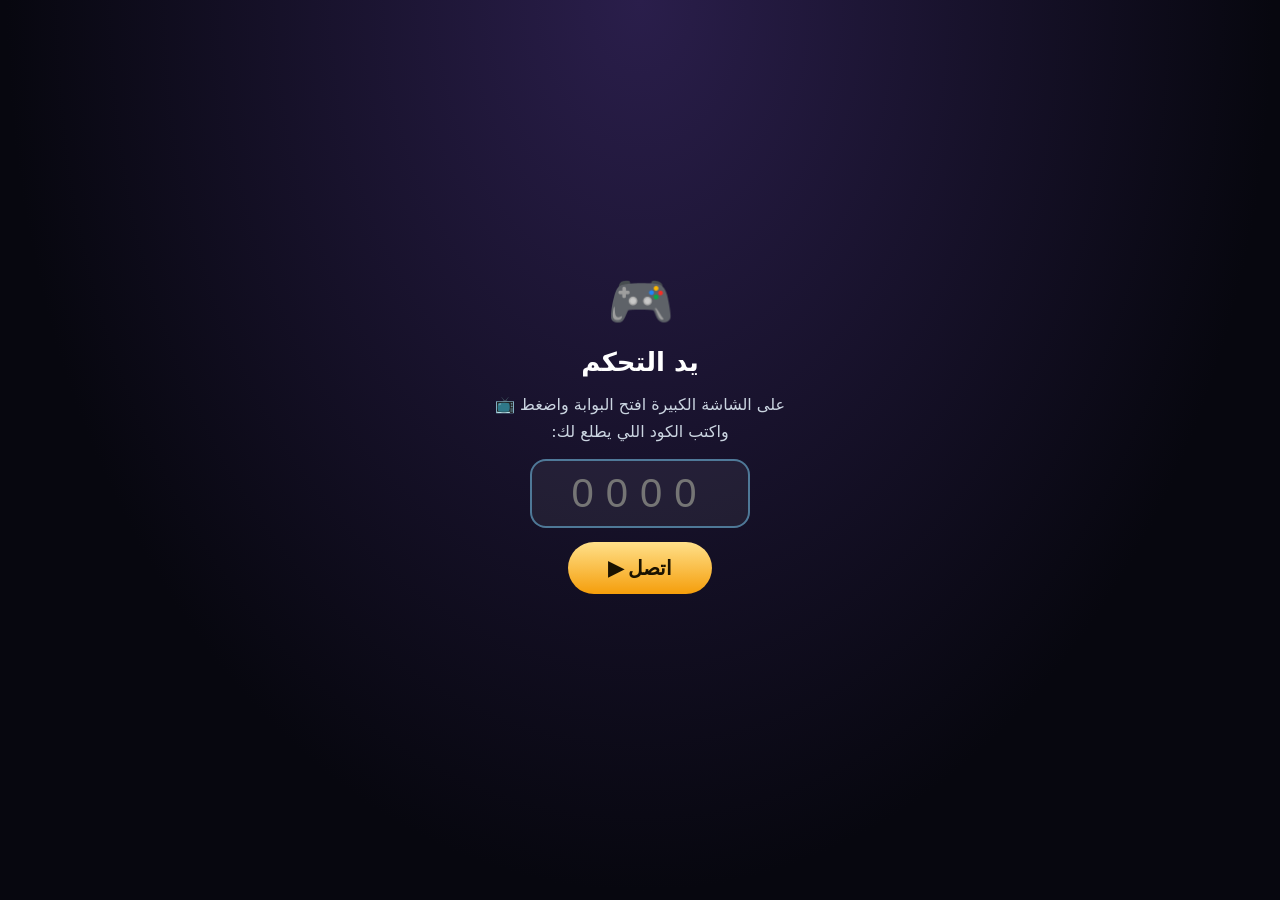
<file: pad.html>
<!doctype html>
<html lang="ar" dir="rtl">
<head>
<meta charset="utf-8">
<meta name="viewport" content="width=device-width,initial-scale=1,maximum-scale=1,user-scalable=no,viewport-fit=cover">
<meta name="theme-color" content="#0b0b16">
<title>يد التحكم — برامج وتطبيقات عبدالله</title>
<style>
*{box-sizing:border-box;-webkit-tap-highlight-color:transparent}
html,body{margin:0;height:100%;overflow:hidden;background:radial-gradient(ellipse at 50% 0%,#2a1e4b,#07070f 70%);color:#fff;font-family:system-ui,"Segoe UI",Tahoma,sans-serif;touch-action:none;user-select:none;-webkit-user-select:none}
#join{position:fixed;inset:0;display:flex;flex-direction:column;align-items:center;justify-content:center;gap:14px;padding:20px;text-align:center;z-index:9;background:inherit}
#join h1{margin:0;font-size:26px}#join p{margin:0;color:#cbd5e1;line-height:1.7}
#code{font-size:40px;letter-spacing:.3em;text-align:center;width:220px;padding:10px;border-radius:16px;border:2px solid rgba(125,211,252,.5);background:rgba(255,255,255,.06);color:#fff;direction:ltr}
.btnMain{border:0;border-radius:999px;padding:14px 40px;font-size:20px;font-weight:900;background:linear-gradient(180deg,#ffe08a,#f59e0b);color:#1a1200}
#msg{min-height:22px;color:#fca5a5;font-weight:700}
#top{position:fixed;top:calc(8px + env(safe-area-inset-top));left:12px;right:12px;display:flex;gap:8px;align-items:center;z-index:6}
#title{font-weight:900;font-size:15px;white-space:nowrap;overflow:hidden;text-overflow:ellipsis;max-width:34vw}
.pill{background:rgba(255,255,255,.08);border:1px solid rgba(255,255,255,.18);border-radius:999px;padding:5px 11px;font-weight:800;font-size:13px}
.tb{height:40px;min-width:44px;padding:0 12px;border-radius:12px;border:1px solid rgba(255,255,255,.2);background:rgba(255,255,255,.08);color:#fff;font-size:15px;font-weight:800}
.tb.on{background:rgba(255,209,102,.25);border-color:#ffd166}
#sp{flex:1}
#hearts{color:#ff4d6d}
#look{position:fixed;inset:0;z-index:1}
#gameFrame{position:fixed;left:0;top:0;width:1280px;height:720px;border:0;transform-origin:0 0;z-index:0;pointer-events:none;opacity:.35}
#streamB.on{background:rgba(74,222,128,.25);border-color:#4ade80}
#stickZone{position:fixed;left:0;top:56px;bottom:0;width:45%;z-index:2}
#base{position:fixed;width:150px;height:150px;margin:-75px 0 0 -75px;border-radius:50%;border:2px solid rgba(255,255,255,.25);background:radial-gradient(circle,rgba(255,255,255,.08),rgba(255,255,255,.02));display:none;pointer-events:none;z-index:3}
#knob{position:absolute;left:50%;top:50%;width:66px;height:66px;border-radius:50%;background:rgba(255,255,255,.35);border:2px solid rgba(255,255,255,.65);transform:translate(-50%,-50%)}
#hint{position:fixed;left:5%;bottom:14%;color:rgba(255,255,255,.3);font-size:13px;z-index:2;pointer-events:none}
#pad{position:fixed;right:max(16px,env(safe-area-inset-right));bottom:calc(16px + env(safe-area-inset-bottom));width:310px;height:250px;z-index:4}
#pad button{position:absolute;border-radius:50%;border:2px solid rgba(255,255,255,.35);background:rgba(15,23,42,.6);color:#fff;font-size:26px;display:grid;place-items:center;touch-action:none;line-height:1}
#pad button small{position:absolute;bottom:-18px;font-size:11px;font-weight:800;color:rgba(255,255,255,.75);white-space:nowrap}
#pad button.down{transform:scale(.9);background:rgba(125,211,252,.4)}
#state{position:fixed;bottom:calc(6px + env(safe-area-inset-bottom));left:50%;transform:translateX(-50%);font-size:12px;color:#94a3b8;z-index:3;pointer-events:none}
#modeSel{position:fixed;inset:0;z-index:8;display:none;flex-direction:column;align-items:center;justify-content:center;gap:12px;padding:20px;text-align:center;background:rgba(7,7,15,.96)}#modeSel.on{display:flex}#modeSel h2{margin:0}#modeSel p{margin:0;color:#cbd5e1}#modeSel button{width:min(520px,92vw);padding:14px;border-radius:18px;border:2px solid rgba(255,255,255,.2);background:rgba(255,255,255,.07);color:#fff;font:900 20px system-ui}#modeSel #mStream{background:linear-gradient(180deg,#22c55e,#15803d);border-color:#86efac}#modeSel small{display:block;font:600 13px system-ui;opacity:.85;margin-top:4px}
#hintBar{position:fixed;left:50%;top:56px;transform:translateX(-50%);z-index:7;max-width:92vw;background:rgba(15,23,42,.92);border:1px solid rgba(255,255,255,.2);border-radius:14px;padding:8px 14px;font:800 14px system-ui;display:none;text-align:center}#hintBar.on{display:block}
#rot{display:none;position:fixed;inset:0;z-index:10;background:#07070f;align-items:center;justify-content:center;text-align:center;font-size:20px;padding:30px}
@media (orientation:portrait){#rot.need{display:flex}}
#pad button{opacity:var(--padA,.9)}
#pad button.gm{border:2px solid rgba(var(--gc),.8);background:radial-gradient(circle at 50% 30%,rgba(255,255,255,.16),rgba(var(--gc),.12) 45%,rgba(8,11,24,.7) 75%);color:rgb(var(--gc));box-shadow:0 0 16px rgba(var(--gc),.25),inset 0 0 12px rgba(var(--gc),.15)}
#pad button.gm::before{content:"";position:absolute;inset:5px;border-radius:inherit;border:1px solid rgba(var(--gc),.3);pointer-events:none}
#pad button.gm svg{width:58%;height:58%;filter:drop-shadow(0 0 4px rgba(var(--gc),.7))}
#pad button.gm small{bottom:-20px;background:rgba(8,11,24,.75);border:1px solid rgba(var(--gc),.35);border-radius:999px;padding:1px 8px;color:#e5e7eb}
#pad button.gm.down{transform:scale(.9);background:radial-gradient(circle at 50% 40%,rgba(var(--gc),.55),rgba(var(--gc),.18) 60%,rgba(8,11,24,.6))}
#pad button.gm.off{opacity:.3;filter:grayscale(1)}.shoulder[hidden]{display:none!important}
body.nolab #pad button small,body.nolab .shoulder span{display:none}
/* ✨ ثيم الزجاج الشفاف — تصميمنا الخاص */
body.glass #pad button{border-radius:30%;border:1.5px solid var(--c);background:linear-gradient(150deg,rgba(255,255,255,.22),rgba(255,255,255,.04) 45%,rgba(0,0,0,.18));backdrop-filter:blur(10px);-webkit-backdrop-filter:blur(10px);box-shadow:0 0 18px -4px var(--c),inset 0 1px 0 rgba(255,255,255,.35);display:flex;flex-direction:column;align-items:center;justify-content:center;gap:2px}
body.glass #pad button small{position:static;font-size:10px;color:#fff;opacity:.9}
body.glass #pad button.down{background:linear-gradient(150deg,var(--c),rgba(255,255,255,.08));transform:scale(.92)}
#setSheet{position:fixed;inset:0;z-index:12;display:none;align-items:center;justify-content:center;background:rgba(3,4,12,.75);padding:12px}#setSheet.on{display:flex}
#setSheet .sbox{width:min(560px,100%);max-height:calc(100dvh - 24px);overflow-y:auto;touch-action:pan-y;background:linear-gradient(180deg,#141a33,#0d1024);border:1px solid rgba(255,255,255,.16);border-radius:20px;padding:14px 16px;text-align:right}
#setSheet h3{margin:0 0 8px;text-align:center}.srow{margin:10px 0}.srow b{display:block;margin-bottom:6px;font-size:14px}
.chips{display:flex;flex-wrap:wrap;gap:6px}.chips button{border:1px solid rgba(255,255,255,.2);background:rgba(255,255,255,.06);color:#fff;border-radius:999px;padding:7px 12px;font:800 13px system-ui}.chips button.on{background:rgba(255,209,102,.25);border-color:#ffd166}
#alphaR{width:100%;touch-action:pan-x;accent-color:#f59e0b}#setSheet label{font-weight:800;font-size:14px}
.mrow{display:flex;align-items:center;justify-content:space-between;gap:8px;margin:5px 0;font-size:13px}.mrow select{flex:0 0 52%;background:#0b1020;color:#fff;border:1px solid rgba(255,255,255,.2);border-radius:10px;padding:6px}
#mapReset{margin-top:6px;border:1px solid rgba(255,255,255,.2);background:transparent;color:#cbd5e1;border-radius:10px;padding:6px 10px;font-weight:800}
#setClose{display:block;margin:10px auto 0}
/* 🎮 شكل جهاز محمول (مثل PSP): جسم أسود لامع، أزرار الأشكال، أكتاف L/R */
body.psp{background:linear-gradient(180deg,#1b1d24 0%,#0b0c10 55%,#14161c 100%)}
body.psp::before{content:"";position:fixed;inset:6px;border-radius:28px;border:1px solid rgba(255,255,255,.07);box-shadow:inset 0 2px 0 rgba(255,255,255,.06),inset 0 -20px 60px rgba(0,0,0,.6);pointer-events:none;z-index:0}
body.psp #pad{width:300px;height:250px}
#pad button.face{border:0;background:radial-gradient(circle at 40% 30%,#3a3d48,#15161b 70%);box-shadow:0 5px 0 #050507,0 8px 14px rgba(0,0,0,.55),inset 0 1px 0 rgba(255,255,255,.15)}
#pad button.face svg{width:46%;height:46%;filter:drop-shadow(0 0 6px currentColor)}
#pad button.face.down{transform:translateY(4px) scale(.96);box-shadow:0 1px 0 #050507,0 3px 6px rgba(0,0,0,.5),inset 0 0 18px currentColor}
#pad button.face small{bottom:-20px;color:#e2e8f0;background:rgba(0,0,0,.55);padding:1px 8px;border-radius:999px;font-size:11px}
.shoulder{position:fixed;top:calc(52px + env(safe-area-inset-top));z-index:5;width:120px;height:44px;border:0;color:#e5e7eb;font:900 15px system-ui;background:linear-gradient(180deg,#3b3e49,#17181d);box-shadow:0 4px 0 #050507,inset 0 1px 0 rgba(255,255,255,.18);touch-action:none;display:flex;align-items:center;justify-content:center;gap:6px}
.shoulder.l{left:max(10px,env(safe-area-inset-left));border-radius:22px 10px 10px 22px}.shoulder.r{right:max(10px,env(safe-area-inset-right));border-radius:10px 22px 22px 10px}
.shoulder b{font-size:18px;color:#94a3b8}.shoulder.down{transform:translateY(3px);box-shadow:0 1px 0 #050507}
body.psp #base{border:3px solid #2a2d36;background:radial-gradient(circle,#1c1e25 55%,#101116);box-shadow:inset 0 4px 10px rgba(0,0,0,.7),0 0 0 6px rgba(255,255,255,.03)}
body.psp #knob{background:radial-gradient(circle at 40% 35%,#6b7080,#2b2e37 70%);border:2px solid #4b5060;box-shadow:0 4px 8px rgba(0,0,0,.6)}
.nubRest{position:fixed;left:max(70px,12vw);bottom:calc(70px + env(safe-area-inset-bottom));width:120px;height:120px;border-radius:50%;border:3px solid #23262e;background:radial-gradient(circle,#1a1c22 50%,#0e0f13);box-shadow:inset 0 4px 12px rgba(0,0,0,.8);z-index:1;pointer-events:none;display:none}
body.psp .nubRest{display:block}body.psp .nubRest::after{content:"";position:absolute;left:50%;top:50%;width:54px;height:54px;margin:-27px;border-radius:50%;background:radial-gradient(circle at 40% 35%,#5b6070,#25272f 70%);box-shadow:0 3px 6px rgba(0,0,0,.6)}
body.psp.joying .nubRest{opacity:.15}
.sysBtns{position:fixed;left:50%;bottom:calc(10px + env(safe-area-inset-bottom));transform:translateX(-50%);display:none;gap:14px;z-index:5}body.psp .sysBtns{display:flex}
.sysBtns{}body.psp #state{bottom:calc(40px + env(safe-area-inset-bottom))}
.sysBtns button{height:22px;padding:0 14px;border-radius:999px;border:0;background:#2a2d36;color:#cbd5e1;font:800 11px system-ui;box-shadow:0 2px 0 #050507}
</style>
</head>
<body>
<div id="join">
  <div style="font-size:54px">🎮</div>
  <h1>يد التحكم</h1>
  <p>على الشاشة الكبيرة افتح البوابة واضغط 📺<br>واكتب الكود اللي يطلع لك:</p>
  <input id="code" inputmode="numeric" maxlength="4" placeholder="0000" autocomplete="off">
  <button class="btnMain" id="go">اتصل ▶</button>
  <div id="msg"></div>
</div>
<div id="look"></div>
<div id="stickZone"></div>
<div id="base"><div id="knob"></div></div>
<div id="hint">← العصا هنا</div>
<div id="top">
  <button class="tb" id="homeB" title="رجوع للبوابة">🏠</button>
  <span id="title"></span>
  <span class="pill" id="hearts" hidden></span><span class="pill" id="shards" hidden></span>
  <span id="sp"></span>
  <button class="tb" id="streamB" title="الجوال يشغّل اللعبة والتلفزيون يعرضها فيديو">📡 بث فائق</button>
  <button class="tb" id="menuB">🧭 قوائم</button>
  <button class="tb" id="setB" title="إعدادات يد التحكم">⚙️</button>
  <button class="tb" id="pauseB" hidden>⏸</button>
</div>
<div class="nubRest"></div>
<button class="shoulder l" id="shL" hidden><b>L</b><span></span></button><button class="shoulder r" id="shR" hidden><span></span><b>R</b></button>
<div class="sysBtns"><button id="selB">SELECT · قوائم</button><button id="startB">START · ⏸</button></div>
<div id="pad"></div>
<div id="state">غير متصل</div>
<div id="modeSel">
  <h2>✅ اتصلت بالتلفزيون!</h2>
  <p>كيف تبغى تلعب؟</p>
  <button id="mStream">📡 العب على التلفزيون<small>الجوال يشغّل اللعبة بأعلى جودة والتلفزيون يعرضها مع الصوت — الأفضل والأنعم</small></button>
  <button id="mPad">🎮 يد تحكم بس<small>التلفزيون يشغّل اللعبة بنفسه (لأجهزة الكمبيوتر واللابتوب)</small></button>
</div>
<div id="hintBar"></div>
<div id="setSheet"><div class="sbox"><h3>⚙️ إعدادات يد التحكم</h3>
  <div class="srow"><b>🎨 الثيم</b><div class="chips" id="thChips"><button data-v="game">مثل اللعبة ⭐</button><button data-v="classic">كلاسيكي (وصف الوظيفة)</button><button data-v="glass">زجاج شفاف ✨</button><button data-v="shapes">أشكال ✕○□△</button></div></div>
  <div class="srow"><b>📏 حجم الأزرار</b><div class="chips" id="szChips"><button data-v="0.7">صغير</button><button data-v="0.82">وسط</button><button data-v="1">كبير</button></div></div>
  <div class="srow"><b>👁️ الوضوح</b><input type="range" id="alphaR" min="0.3" max="1" step="0.05"></div>
  <div class="srow"><label><input type="checkbox" id="labC"> 🏷️ أظهر وصف كل زر تحته</label></div>
  <div class="srow"><b>🔀 ربط الأزرار (لهاللعبة)</b><div id="mapBox"></div><button id="mapReset">↩️ رجّع الترتيب الأصلي</button></div>
  <button id="setClose" class="btnMain">تمام ✓</button></div></div>
<div id="rot">📱↔️<br>دوّر الجوال بالعرض</div>
<script src="lib/peerjs.min.js"></script>
<script>
const $ = (s) => document.querySelector(s);
let peer = null, conn = null, layout = { buttons: [] }, menu = false;
const st = { x: 0, y: 0, c: {}, h: {}, dx: 0, dy: 0 };
const q = new URLSearchParams(location.search).get('c'); if (q) $('#code').value = q.replace(/\D/g, '').slice(0, 4);
const msg = (t) => { $('#msg').textContent = t; };
async function goFull() { try { if (!document.fullscreenElement) await document.documentElement.requestFullscreen(); } catch (e) {} try { await screen.orientation.lock('landscape'); } catch (e) {} wake(); }
async function wake() { try { await navigator.wakeLock.request('screen'); } catch (e) {} }
function press(id) { st.c[id] = (st.c[id] || 0) + 1; send(true); }

/* ---------- buttons are drawn from what the big screen says the current game needs ---------- */
const SLOTS = [{ r: 0, b: 6, s: 104 }, { r: 120, b: 0, s: 86 }, { r: 134, b: 110, s: 70 }, { r: 18, b: 128, s: 72 }, { r: 222, b: 70, s: 66 }, { r: 226, b: 160, s: 60 }];
// ترتيب PSP: ✕ تحت، □ يسار، ○ يمين، △ فوق — والباقي على الأكتاف
const FACE = [{ r: 96, b: 8, s: 78, sym: 'x', col: '#60a5fa' }, { r: 188, b: 92, s: 74, sym: 'sq', col: '#f472b6' }, { r: 4, b: 92, s: 74, sym: 'o', col: '#f87171' }, { r: 96, b: 172, s: 70, sym: 'tri', col: '#4ade80' }];
const SYM = { x: '<path d="M14 14L50 50M50 14L14 50"/>', sq: '<rect x="14" y="14" width="36" height="36" rx="2"/>', o: '<circle cx="32" cy="32" r="19"/>', tri: '<path d="M32 12L54 50H10z"/>' };
const svgSym = (k) => '<svg viewBox="0 0 64 64" fill="none" stroke="currentColor" stroke-width="6" stroke-linejoin="round" stroke-linecap="round">' + SYM[k] + '</svg>';
/* ⚙️ تفضيلات يد التحكم: الثيم، الحجم، الشفافية، الوصف، وربط الأزرار لكل لعبة */
const PREF = Object.assign({ theme: 'game', size: 0.82, alpha: 0.9, labels: true, map: {} }, (() => { try { return JSON.parse(localStorage.getItem('pad_pref') || '{}'); } catch (e) { return {}; } })());
const savePref = () => { try { localStorage.setItem('pad_pref', JSON.stringify(PREF)); } catch (e) {} };
let PSP = false;
if (!PREF.v2) { if (PREF.theme === 'classic') PREF.theme = 'game'; PREF.v2 = 1; try { localStorage.setItem('pad_pref', JSON.stringify(PREF)); } catch (e) {} }
function applyTheme() { PSP = PREF.theme === 'shapes'; document.body.classList.toggle('psp', PSP); document.body.classList.toggle('glass', PREF.theme === 'glass'); document.body.classList.toggle('nolab', !PREF.labels); document.documentElement.style.setProperty('--padA', PREF.alpha); }
applyTheme();
function orderButtons(list) { const m = PREF.map[layout.title || '?']; if (!m) return list; const out = []; for (const id of m) { const b = list.find((x) => x.id === id); if (b && !out.includes(b)) out.push(b); } for (const b of list) if (!out.includes(b)) out.push(b); return out; }
const COLORS = ['rgba(125,211,252,.85)', 'rgba(255,120,120,.85)', 'rgba(255,255,255,.4)', 'rgba(255,209,102,.8)', 'rgba(167,139,250,.85)', 'rgba(52,211,153,.8)'];
const SLOT_NAMES = ['الزر الكبير (يمين تحت)', 'الزر الثاني (يساره)', 'الزر الثالث (فوق الثاني)', 'الزر الرابع (فوق الكبير)', 'الزر الخامس', 'الزر السادس'];
function openSettings() {
  const sh = $('#setSheet'); sh.classList.add('on');
  const mark = (box, v) => box.querySelectorAll('button').forEach((b) => b.classList.toggle('on', String(b.dataset.v) === String(v)));
  mark($('#thChips'), PREF.theme); mark($('#szChips'), PREF.size); $('#alphaR').value = PREF.alpha; $('#labC').checked = PREF.labels;
  const btns = layout.buttons || [], cur = orderButtons(btns), box = $('#mapBox'); box.innerHTML = '';
  if (!btns.length) { box.textContent = '— افتح لعبة أول عشان تربط أزرارها —'; return; }
  cur.slice(0, 6).forEach((b, i) => {
    const row = document.createElement('div'); row.className = 'mrow'; row.innerHTML = '<span></span><select></select>'; row.firstChild.textContent = SLOT_NAMES[i];
    const sel = row.lastChild; btns.forEach((o) => { const op = document.createElement('option'); op.value = o.id; op.textContent = o.label; if (o.id === b.id) op.selected = true; sel.appendChild(op); });
    sel.onchange = () => { const ids = cur.map((x) => x.id); const j = ids.indexOf(sel.value); [ids[i], ids[j]] = [ids[j], ids[i]]; PREF.map[layout.title || '?'] = ids; savePref(); render(); openSettings(); };
    box.appendChild(row);
  });
}
$('#setB').onclick = openSettings; $('#setClose').onclick = () => $('#setSheet').classList.remove('on');
$('#thChips').onclick = (e) => { const v = e.target.dataset && e.target.dataset.v; if (!v) return; PREF.theme = v; savePref(); applyTheme(); render(); openSettings(); };
$('#szChips').onclick = (e) => { const v = e.target.dataset && e.target.dataset.v; if (!v) return; PREF.size = +v; savePref(); render(); openSettings(); };
$('#alphaR').oninput = () => { PREF.alpha = +$('#alphaR').value; savePref(); applyTheme(); };
$('#labC').onchange = () => { PREF.labels = $('#labC').checked; savePref(); applyTheme(); };
$('#mapReset').onclick = () => { delete PREF.map[layout.title || '?']; savePref(); render(); openSettings(); };
function render() {
  const pad = $('#pad'); pad.innerHTML = '';
  const menuOnly = !!layout.menuOnly, M = menu || menuOnly;
  $('#title').textContent = layout.title || '';
  $('#menuB').hidden = menuOnly; $('#menuB').classList.toggle('on', menu); $('#menuB').textContent = menu ? '🎮 رجوع للعب' : '🧭 قوائم';
  $('#pauseB').hidden = !layout.pause || M; $('#homeB').hidden = !layout.title || menuOnly && !layout.native && layout.title === 'برامج وتطبيقات عبدالله';
  $('#look').style.pointerEvents = layout.look && !M ? 'auto' : 'none';
  $('#hint').textContent = M ? '← العصا تتنقّل بين الأزرار على الشاشة' : layout.look ? '← العصا هنا • اسحب بالنص للكاميرا' : '← العصا هنا';
  const list = M ? [{ id: '__ok', label: '✅ اختيار' }] : orderButtons(layout.buttons || []); const K = PREF.size;
  for (const k of ['shL', 'shR']) { const e = $('#' + k); e.hidden = true; e.onpointerdown = null; }
  list.slice(0, 6).forEach((b, i) => {
    if (PSP && i >= 4) { // L/R
      const e = $(i === 4 ? '#shR' : '#shL'), parts = String(b.label).split(' '); e.hidden = false; e.querySelector('span').textContent = parts.length > 1 ? parts.slice(1).join(' ') : b.label; const id = b.id;
      e.onpointerdown = (ev) => { ev.preventDefault(); try { e.setPointerCapture(ev.pointerId); } catch (_) {} st.c[id] = (st.c[id] || 0) + 1; st.h[id] = true; e.classList.add('down'); if (navigator.vibrate) navigator.vibrate(12); send(true); };
      e.onpointerup = e.onpointercancel = e.onlostpointercapture = () => { st.h[id] = false; e.classList.remove('down'); send(true); };
      return;
    }
    const sl = PSP ? FACE[i] : SLOTS[i], el = document.createElement('button'), parts = String(b.label).split(' ');
    const icon = parts.length > 1 && /\p{Extended_Pictographic}/u.test(parts[0]) ? parts[0] : (b.icon || parts[0].slice(0, 2));
    const name = parts.length > 1 ? parts.slice(1).join(' ') : b.label;
    el.innerHTML = `<span></span><small></small>`; el.firstChild.textContent = icon; el.lastChild.textContent = name;
    Object.assign(el.style, { width: sl.s * K + 'px', height: sl.s * K + 'px', right: sl.r * K + 'px', bottom: sl.b * K + 'px', borderColor: COLORS[i], fontSize: (i === 0 ? 34 : 24) * K + 'px' }); el.style.setProperty('--c', COLORS[i]);
    if (!PSP && PREF.theme === 'game' && b.svg) { // نفس شكل أزرار اللعبة: أيقونة مرسومة + حلقة ملونة + وصف تحت
      el.classList.add('gm'); el.style.setProperty('--gc', b.c || '226,232,240'); if (b.br) el.style.borderRadius = b.br; el.style.borderColor = ''; el.innerHTML = b.svg + '<small></small>'; el.lastChild.textContent = b.name || name; if (b.off) el.classList.add('off'); }
    if (PSP) { el.classList.add('face'); el.style.color = sl.col; el.firstChild.outerHTML; el.innerHTML = svgSym(sl.sym) + '<small></small>'; el.lastChild.textContent = name; }

    const id = b.id;
    el.addEventListener('pointerdown', (e) => { e.preventDefault(); try { el.setPointerCapture(e.pointerId); } catch (_) {} st.c[id] = (st.c[id] || 0) + 1; st.h[id] = true; el.classList.add('down'); if (navigator.vibrate) navigator.vibrate(12); send(true); });
    const up = () => { st.h[id] = false; el.classList.remove('down'); send(true); };
    el.addEventListener('pointerup', up); el.addEventListener('pointercancel', up); el.addEventListener('lostpointercapture', up);
    pad.appendChild(el);
  });
}
/* ---------- 📡 super stream: this phone runs the game in 1080p and streams it to the TV as live video ---------- */
let gameFrame = null, call = null, streaming = false, codeUsed = '', tvInfo = null, ackTimer = 0;
const hint = (t, ms = 7000) => { const h = $('#hintBar'); h.textContent = t; h.classList.add('on'); clearTimeout(hint.t); if (ms) hint.t = setTimeout(() => h.classList.remove('on'), ms); };
function tvAck(s) {
  clearTimeout(ackTimer);
  if (s === 'playing') { hint('✅ التلفزيون يعرض اللعبة الحين — ناظر الشاشة الكبيرة 📺'); $('#gameFrame') && ($('#gameFrame').style.opacity = '0.12'); }
  else if (s === 'muted') hint('🔇 الصورة طلعت بس التلفزيون منع الصوت — اضغط OK بالريموت على زر «تشغيل الصوت»', 12000);
  else hint('⚠️ التلفزيون ما قدر يشغّل الفيديو — حدّث صفحة البوابة بالتلفزيون وجرّب مرة ثانية', 0);
}
$('#mStream').onclick = () => { $('#modeSel').classList.remove('on'); startStream(); };
$('#mPad').onclick = () => { $('#modeSel').classList.remove('on'); hint('🎮 وضع يد التحكم — تقدر تشغّل البث بأي وقت من زر «📡 بث فائق» فوق'); };
// prefer H.264 so the TV decodes the video in hardware (smooth even on old TVs)
/* adaptive stream ladder — the TV reports how many frames it really shows; we step quality down/up */
const LADDER = [{ w: 1920, h: 1080, fps: 30, br: 7e6, n: '1080p' }, { w: 1280, h: 720, fps: 30, br: 3.5e6, n: '720p' }, { w: 960, h: 540, fps: 30, br: 2e6, n: '540p' }, { w: 854, h: 480, fps: 24, br: 1.3e6, n: '480p' }, { w: 640, h: 360, fps: 24, br: 0.8e6, n: '360p' }];
let lvl = 1, goodRuns = 0, badRuns = 0;
function applyLevel(i) {
  lvl = Math.max(0, Math.min(LADDER.length - 1, i)); const L = LADDER[lvl];
  try { gameFrame.contentWindow.__setStream(L.w, L.h, L.fps); } catch (e) {}
  try { call.peerConnection.getSenders().forEach((s) => { if (!s.track || s.track.kind !== 'video') return; const p = s.getParameters(); if (!p.encodings || !p.encodings.length) p.encodings = [{}]; p.encodings[0].maxBitrate = L.br; p.encodings[0].maxFramerate = L.fps; p.degradationPreference = 'balanced'; s.setParameters(p).catch(() => {}); }); } catch (e) {}
  goodRuns = badRuns = 0;
}
function onStats(st2) {
  const L = LADDER[lvl], ratio = st2.fps / L.fps;
  $('#state').textContent = `📡 بث ${L.n} · التلفزيون يعرض ${Math.round(st2.fps)} إطار/ث${st2.w ? ` · ${st2.w}×${st2.h}` : ''}`;
  if (ratio < 0.6) { badRuns++; goodRuns = 0; if (badRuns >= 2 && lvl < LADDER.length - 1) { applyLevel(lvl + 1); hint('📉 خففت جودة البث عشان تكون أنعم: ' + LADDER[lvl].n, 4000); } }
  else if (ratio > 0.9) { goodRuns++; badRuns = 0; if (goodRuns >= 5 && lvl > 0) { applyLevel(lvl - 1); hint('📈 البث سلس — رفعت الجودة: ' + LADDER[lvl].n, 4000); } }
  else { goodRuns = badRuns = 0; }
}
const sleep = (ms) => new Promise((r) => setTimeout(r, ms));
async function startStream() {
  if (!conn || !conn.open) return;
  if (!tvInfo || !tvInfo.stream) { hint('⚠️ التلفزيون عليه نسخة قديمة من البوابة — بالتلفزيون حدّث الصفحة (أو سكّر المتصفح وافتحه)، واضغط 📺 من جديد، وبعدين امسح الرمز', 0); return; }
  try { conn.send({ streamStart: true }); } catch (e) {}
  hint('⏳ أجهّز اللعبة وأبثها للتلفزيون…', 0);
  const btn = $('#streamB'); btn.textContent = '⏳ تجهيز…'; btn.disabled = true;
  try {
    const AC = window.AudioContext || window.webkitAudioContext; window.__padAudio = new AC(); await window.__padAudio.resume();
    gameFrame = document.createElement('iframe'); gameFrame.id = 'gameFrame'; gameFrame.src = 'apps/ninja-worlds/?stream=1'; gameFrame.allow = 'autoplay';
    document.body.appendChild(gameFrame); fitFrame();
    let w = null; for (let i = 0; i < 150; i++) { await sleep(100); try { w = gameFrame.contentWindow; if (w.__G && w.__getStream && w.__castInput) break; } catch (e) {} w = null; }
    if (!w) throw new Error('game');
    w.__G.start(); await sleep(400);
    const stream = w.__getStream();
    call = peer.call('abdcast-' + codeUsed, stream);
    call.on('close', stopStream);
    setTimeout(() => applyLevel(1), 800);
    ackTimer = setTimeout(() => tvAck('error'), 12000);
    streaming = true; btn.classList.add('on'); btn.textContent = '📡 يبث ✓'; layout = Object.assign({}, w.__castLayout, { native: true }); menu = false; render();
    $('#state').textContent = '📡 بث فائق: الجوال يشغّل اللعبة 1080p والتلفزيون يعرضها';
  } catch (e) { $('#state').textContent = '⚠️ ما قدرت أبدأ البث — جرّب مرة ثانية'; stopStream(); }
  btn.disabled = false;
}
function stopStream() {
  streaming = false; try { call && call.close(); } catch (e) {} call = null;
  if (gameFrame) { gameFrame.remove(); gameFrame = null; }
  try { window.__padAudio && window.__padAudio.close(); } catch (e) {}
  const btn = $('#streamB'); btn.classList.remove('on'); btn.textContent = '📡 بث فائق';
}
function fitFrame() { if (gameFrame) gameFrame.style.transform = `scale(${Math.min(innerWidth / 1280, innerHeight / 720)})`; }
addEventListener('resize', fitFrame);
$('#streamB').onclick = () => (streaming ? stopStream() : startStream());
$('#menuB').onclick = () => { menu = !menu; st.h = {}; render(); send(true); };
$('#homeB').onclick = () => { if (streaming) { stopStream(); return; } press('__back'); menu = false; };
$('#pauseB').onclick = () => press('pause');
$('#selB').onclick = () => $('#menuB').click(); $('#startB').onclick = () => press('pause');

function connect() {
  const code = $('#code').value.replace(/\D/g, ''); if (code.length !== 4) return msg('الكود ٤ أرقام');
  msg(''); $('#go').disabled = true; $('#go').textContent = '⏳ جاري الاتصال…'; goFull();
  if (peer) try { peer.destroy(); } catch (e) {}
  peer = new Peer({ debug: 0 });
  peer.on('open', () => {
    codeUsed = code; conn = peer.connect('abdcast-' + code, { reliable: false, serialization: 'json' });
    const to = setTimeout(() => { if (!conn || !conn.open) fail('ما قدرت أوصل — تأكد من الكود وإن الجهازين على نفس الواي فاي'); }, 12000);
    conn.on('open', () => { clearTimeout(to); $('#modeSel').classList.add('on'); $('#join').style.display = 'none'; $('#rot').classList.add('need'); $('#state').textContent = '✅ متصل — ' + code; if (navigator.vibrate) navigator.vibrate(40); render(); });
    conn.on('data', (d) => {
      if (!d) return;
      if (d.layout) { layout = d.layout; if (layout.native || !layout.menuOnly) menu = false; $('#hearts').hidden = $('#shards').hidden = true; render(); }
      if (d.hello) tvInfo = d.hello;
      if (d.tv === 'stats') onStats(d); else if (d.tv) tvAck(d.tv);
      if (d.vib && navigator.vibrate) navigator.vibrate(d.vib);
      if (d.hp != null) { $('#hearts').hidden = false; $('#hearts').textContent = '❤'.repeat(Math.max(0, d.hp)) + '♡'.repeat(Math.max(0, (d.max || 5) - d.hp)); }
      if (d.sh) { $('#shards').hidden = false; $('#shards').textContent = d.sh; }
    });
    conn.on('close', () => { $('#state').textContent = '⚠️ انقطع الاتصال'; $('#join').style.display = ''; $('#go').disabled = false; $('#go').textContent = 'اتصل مرة ثانية ▶'; });
  });
  peer.on('error', (e) => fail(e.type === 'peer-unavailable' ? 'الكود غلط أو البوابة مو مفتوحة على الشاشة الكبيرة' : 'صار خطأ بالاتصال (' + e.type + ')'));
}
function fail(t) { msg(t); $('#go').disabled = false; $('#go').textContent = 'اتصل ▶'; }
$('#go').onclick = connect;
$('#code').addEventListener('keydown', (e) => { if (e.key === 'Enter') connect(); });

/* ---------- stick + camera ---------- */
let joy = null, look = null; const base = $('#base'), knob = $('#knob');
$('#stickZone').addEventListener('pointerdown', (e) => { document.body.classList.add('joying'); joy = { id: e.pointerId, x: e.clientX, y: e.clientY }; base.style.left = e.clientX + 'px'; base.style.top = e.clientY + 'px'; base.style.display = 'block'; e.target.setPointerCapture(e.pointerId); });
$('#stickZone').addEventListener('pointermove', (e) => { if (!joy || e.pointerId !== joy.id) return; let dx = e.clientX - joy.x, dy = e.clientY - joy.y; const l = Math.hypot(dx, dy), m = 62; if (l > m) { dx = dx / l * m; dy = dy / l * m; } st.x = dx / m; st.y = -dy / m; knob.style.transform = `translate(calc(-50% + ${dx}px), calc(-50% + ${dy}px))`; });
const endJoy = (e) => { if (joy && e.pointerId === joy.id) { document.body.classList.remove('joying'); joy = null; st.x = st.y = 0; base.style.display = 'none'; knob.style.transform = 'translate(-50%,-50%)'; } };
$('#stickZone').addEventListener('pointerup', endJoy); $('#stickZone').addEventListener('pointercancel', endJoy);
$('#look').addEventListener('pointerdown', (e) => { look = { id: e.pointerId, x: e.clientX, y: e.clientY }; e.target.setPointerCapture(e.pointerId); });
$('#look').addEventListener('pointermove', (e) => { if (!look || e.pointerId !== look.id) return; st.dx += (e.clientX - look.x) * 1.6; st.dy += (e.clientY - look.y) * 1.6; look.x = e.clientX; look.y = e.clientY; });
const endLook = (e) => { if (look && e.pointerId === look.id) look = null; };
$('#look').addEventListener('pointerup', endLook); $('#look').addEventListener('pointercancel', endLook);

/* ---------- stream (press counters are cumulative, so a dropped packet never loses a press) ---------- */
let lastSend = 0, lastStr = '';
function send(force) {
  if (!conn || !conn.open) return;
  const o = { x: +st.x.toFixed(3), y: +st.y.toFixed(3), c: st.c, h: st.h, m: menu, dx: Math.round(st.dx), dy: Math.round(st.dy) };
  const s = JSON.stringify(o), now = performance.now();
  if (!force && s === lastStr && now - lastSend < (streaming ? 16 : 120)) return;
  if (streaming && gameFrame) { try { const w = gameFrame.contentWindow; w.__castInput(o); st.dx = 0; st.dy = 0; lastStr = s; lastSend = now;
      const P = w.__G.player; if (P && (now - (send.hudT || 0) > 300)) { send.hudT = now; $('#hearts').hidden = false; $('#hearts').textContent = '❤'.repeat(Math.max(0, P.hp)) + '♡'.repeat(Math.max(0, P.maxHp - P.hp)); }
      const L2 = w.__castLayout; const ls = JSON.stringify(L2); if (ls !== send.lastL) { send.lastL = ls; layout = Object.assign({}, L2, { native: true }); render(); } } catch (e) {} return; }
  try { conn.send(o); st.dx = 0; st.dy = 0; lastStr = s; lastSend = now; } catch (e) {}
}
(function loop() { send(false); requestAnimationFrame(loop); })();
document.addEventListener('visibilitychange', () => { if (!document.hidden) wake(); });
</script>
</body>
</html>
</file>
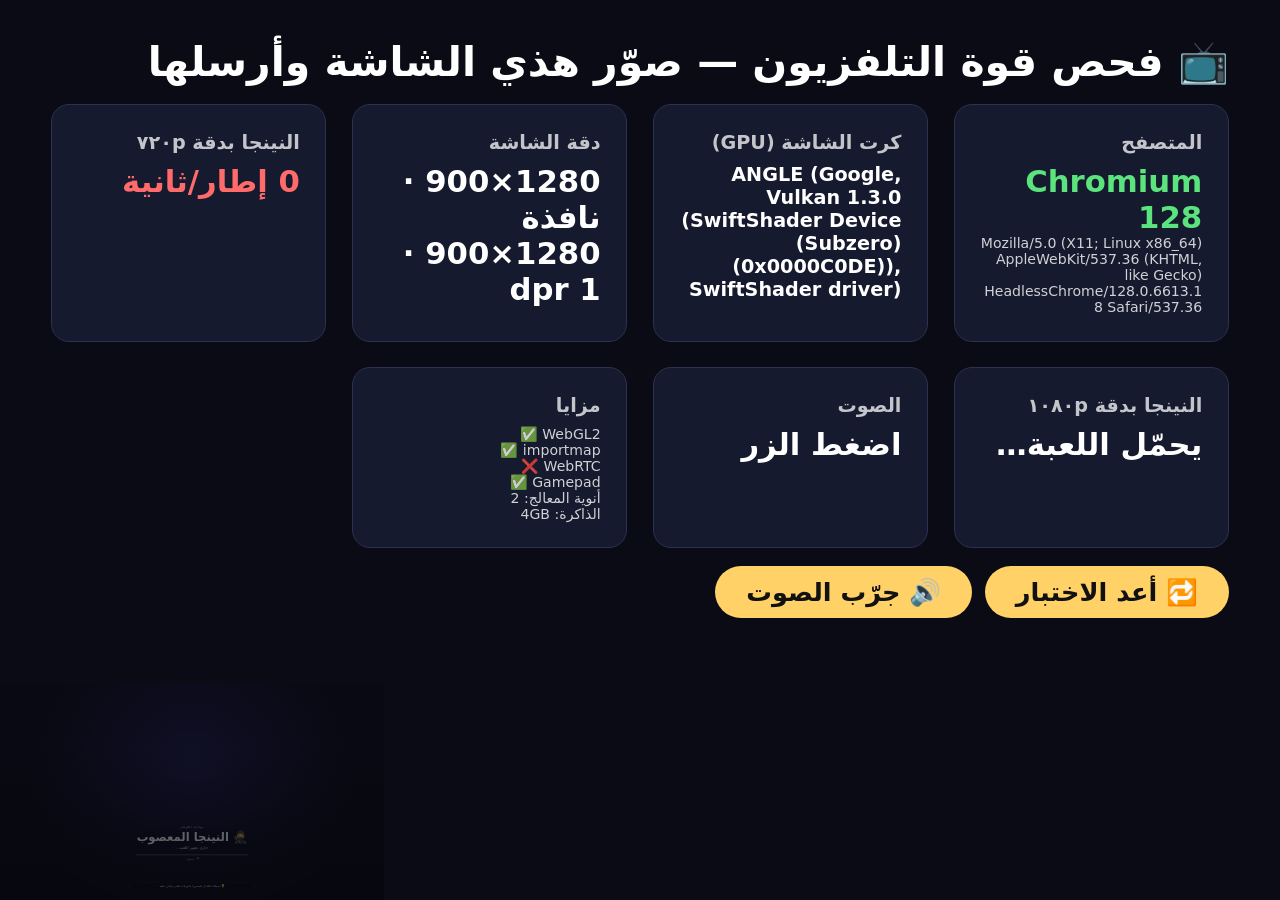
<file: tvcheck.html>
<!doctype html>
<html lang="ar" dir="rtl">
<head>
<meta charset="utf-8">
<meta name="viewport" content="width=device-width, initial-scale=1">
<meta name="robots" content="noindex">
<title>فحص التلفزيون</title>
<style>
html,body{margin:0;background:#0b0b16;color:#fff;font-family:system-ui,Tahoma,sans-serif}
body{padding:3vw 4vw}
h1{margin:0 0 2vh;font-size:clamp(22px,3.2vw,48px)}
.grid{display:grid;grid-template-columns:repeat(auto-fit,minmax(260px,1fr));gap:2vw}
.box{background:#161a2e;border:1px solid #2b3150;border-radius:18px;padding:2vw}
.box b{display:block;font-size:clamp(15px,1.5vw,24px);opacity:.75;margin-bottom:1vh}
.box div{font-size:clamp(18px,2.4vw,38px);font-weight:800;word-break:break-word}
.small{font-size:clamp(12px,1.1vw,18px)!important;font-weight:400!important;opacity:.8}
button{font:inherit;font-size:clamp(18px,2vw,32px);padding:1.2vh 2.4vw;border-radius:999px;border:0;background:#ffd166;color:#111;font-weight:800;margin:2vh 0 0 1vw;cursor:pointer}
button:focus{outline:5px solid #fff;outline-offset:4px}
canvas{position:fixed;left:0;top:0;opacity:0;pointer-events:none}
.ok{color:#5be37d}.mid{color:#ffd166}.bad{color:#ff6b6b}
</style>
</head>
<body>
<h1>📺 فحص قوة التلفزيون — صوّر هذي الشاشة وأرسلها</h1>
<div class="grid">
  <div class="box"><b>المتصفح</b><div id="br">…</div><div class="small" id="ua"></div></div>
  <div class="box"><b>كرت الشاشة (GPU)</b><div id="gpu" style="font-size:clamp(14px,1.5vw,24px)">…</div></div>
  <div class="box"><b>دقة الشاشة</b><div id="res">…</div></div>
  <div class="box"><b>النينجا بدقة ٧٢٠p</b><div id="f720">انتظر…</div></div>
  <div class="box"><b>النينجا بدقة ١٠٨٠p</b><div id="f1080">انتظر…</div></div>
  <div class="box"><b>الصوت</b><div id="snd">اضغط الزر</div></div>
  <div class="box"><b>مزايا</b><div id="feat" class="small">…</div></div>
</div>
<button id="again">🔁 أعد الاختبار</button><button id="beep">🔊 جرّب الصوت</button>
<canvas id="c"></canvas>
<script>
(function () {
  var $ = function (i) { return document.getElementById(i); };
  var ua = navigator.userAgent; $('ua').textContent = ua;
  var m = ua.match(/(Chrome|Chromium)\/(\d+)/), br = m ? 'Chromium ' + m[2] : (ua.match(/Firefox\/(\d+)/) ? 'Firefox' : (ua.match(/Version\/(\d+).*Safari/) ? 'Safari' : 'غير معروف'));
  if (/wv\)/.test(ua)) br += ' (WebView)';
  $('br').textContent = br;
  $('br').className = m && +m[2] >= 100 ? 'ok' : m && +m[2] >= 80 ? 'mid' : 'bad';
  $('res').textContent = screen.width + '×' + screen.height + ' · نافذة ' + innerWidth + '×' + innerHeight + ' · dpr ' + (window.devicePixelRatio || 1);
  var cv = $('c'), gl = cv.getContext('webgl2') || cv.getContext('webgl');
  var feat = [];
  feat.push(gl ? (cv.getContext('webgl2') ? 'WebGL2 ✅' : 'WebGL1 فقط ⚠️') : 'بدون WebGL ❌');
  try { feat.push(HTMLScriptElement.supports && HTMLScriptElement.supports('importmap') ? 'importmap ✅' : 'importmap ❌'); } catch (e) { feat.push('importmap ?'); }
  feat.push(window.RTCPeerConnection ? 'WebRTC ✅' : 'WebRTC ❌');
  feat.push(navigator.getGamepads ? 'Gamepad ✅' : 'Gamepad ❌');
  feat.push('أنوية المعالج: ' + (navigator.hardwareConcurrency || '?'));
  feat.push('الذاكرة: ' + (navigator.deviceMemory ? navigator.deviceMemory + 'GB' : '?'));
  $('feat').innerHTML = feat.join('<br>');
  if (!gl) { $('gpu').textContent = 'لا يوجد'; $('f720').textContent = $('f1080').textContent = '—'; return; }
  var dbg = gl.getExtension('WEBGL_debug_renderer_info');
  $('gpu').textContent = dbg ? gl.getParameter(dbg.UNMASKED_RENDERER_WEBGL) : gl.getParameter(gl.RENDERER);

  // الاختبار الحقيقي: نشغّل لعبة النينجا نفسها داخل الصفحة ونعدّ الإطارات
  var fr = document.createElement('iframe');
  fr.style.cssText = 'position:fixed;left:0;bottom:0;border:0;opacity:.35;pointer-events:none';
  function run(w, h, el, done) {
    el.textContent = 'يحمّل اللعبة…'; el.className = '';
    fr.style.width = w + 'px'; fr.style.height = h + 'px'; fr.style.transform = 'scale(' + Math.min(1, 0.3 * innerWidth / w) + ')'; fr.style.transformOrigin = '0 100%';
    fr.onload = function () {
      var win = fr.contentWindow, tries = 0;
      (function wait() {
        if (!(win.__G && win.__G.start)) { if (++tries < 80) return setTimeout(wait, 250); el.textContent = 'ما اشتغلت ❌'; el.className = 'bad'; return done && done(); }
        try { win.__G.start(); } catch (e) {}
        el.textContent = 'يقيس…';
        setTimeout(function () {
          var n = 0, t0 = win.performance.now();
          (function f() { n++; if (win.performance.now() - t0 < 6000) win.requestAnimationFrame(f); else {
            var fps = Math.round(n * 1000 / (win.performance.now() - t0));
            el.textContent = fps + ' إطار/ثانية'; el.className = fps >= 45 ? 'ok' : fps >= 25 ? 'mid' : 'bad'; done && done(); } })();
        }, 3000);
      })();
    };
    fr.src = 'apps/ninja-worlds/?bench=' + Date.now();
    if (!fr.parentNode) document.body.appendChild(fr);
  }
  function all() { run(1280, 720, $('f720'), function () { run(1920, 1080, $('f1080'), function () { fr.src = 'about:blank'; }); }); }
  setTimeout(all, 500);
  $('again').onclick = all;
  $('beep').onclick = function () {
    try {
      var A = window.AudioContext || window.webkitAudioContext, a = new A(), o = a.createOscillator(), g = a.createGain();
      o.frequency.value = 660; g.gain.value = 0.25; o.connect(g); g.connect(a.destination); o.start(); o.stop(a.currentTime + 0.5);
      a.resume && a.resume(); setTimeout(function () { $('snd').textContent = 'حالة الصوت: ' + a.state + ' — سمعت صفّارة؟'; }, 300);
    } catch (e) { $('snd').textContent = 'خطأ: ' + e.message; }
  };
})();
</script>
</body>
</html>
</file>
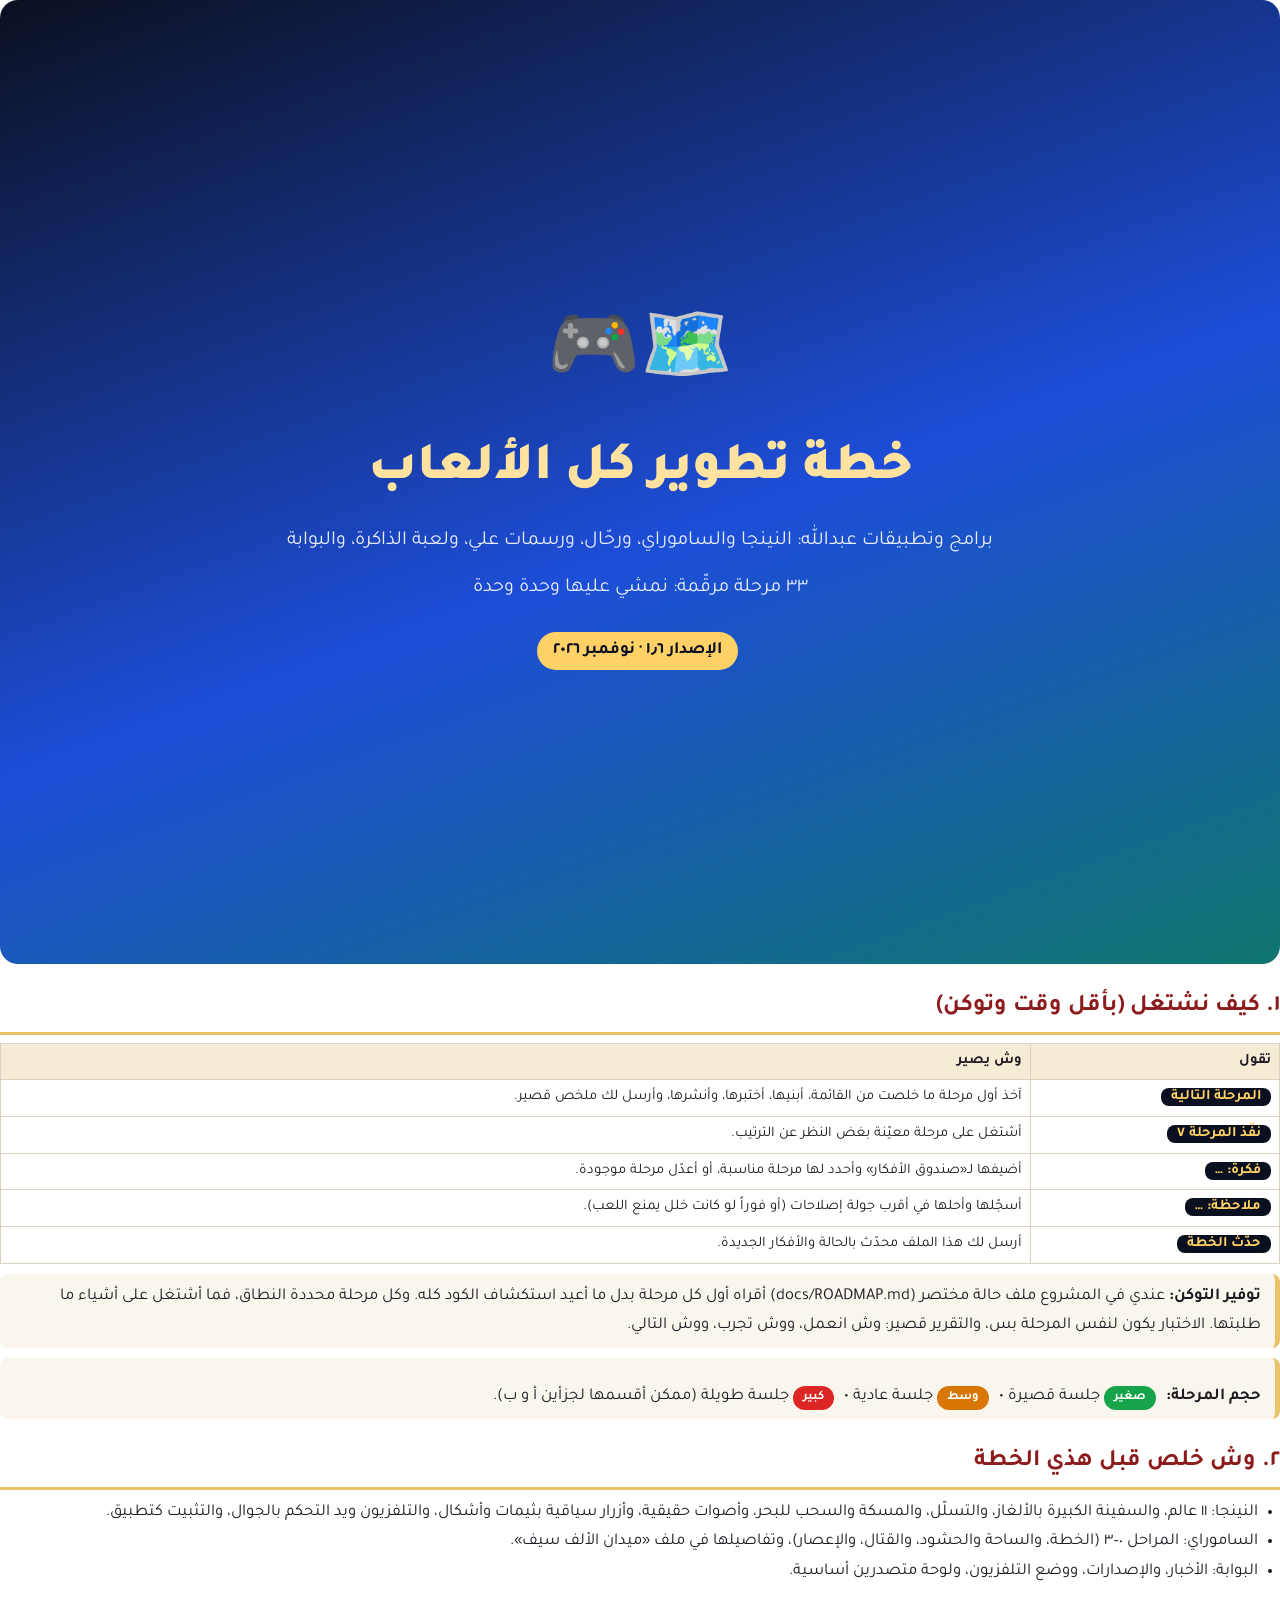
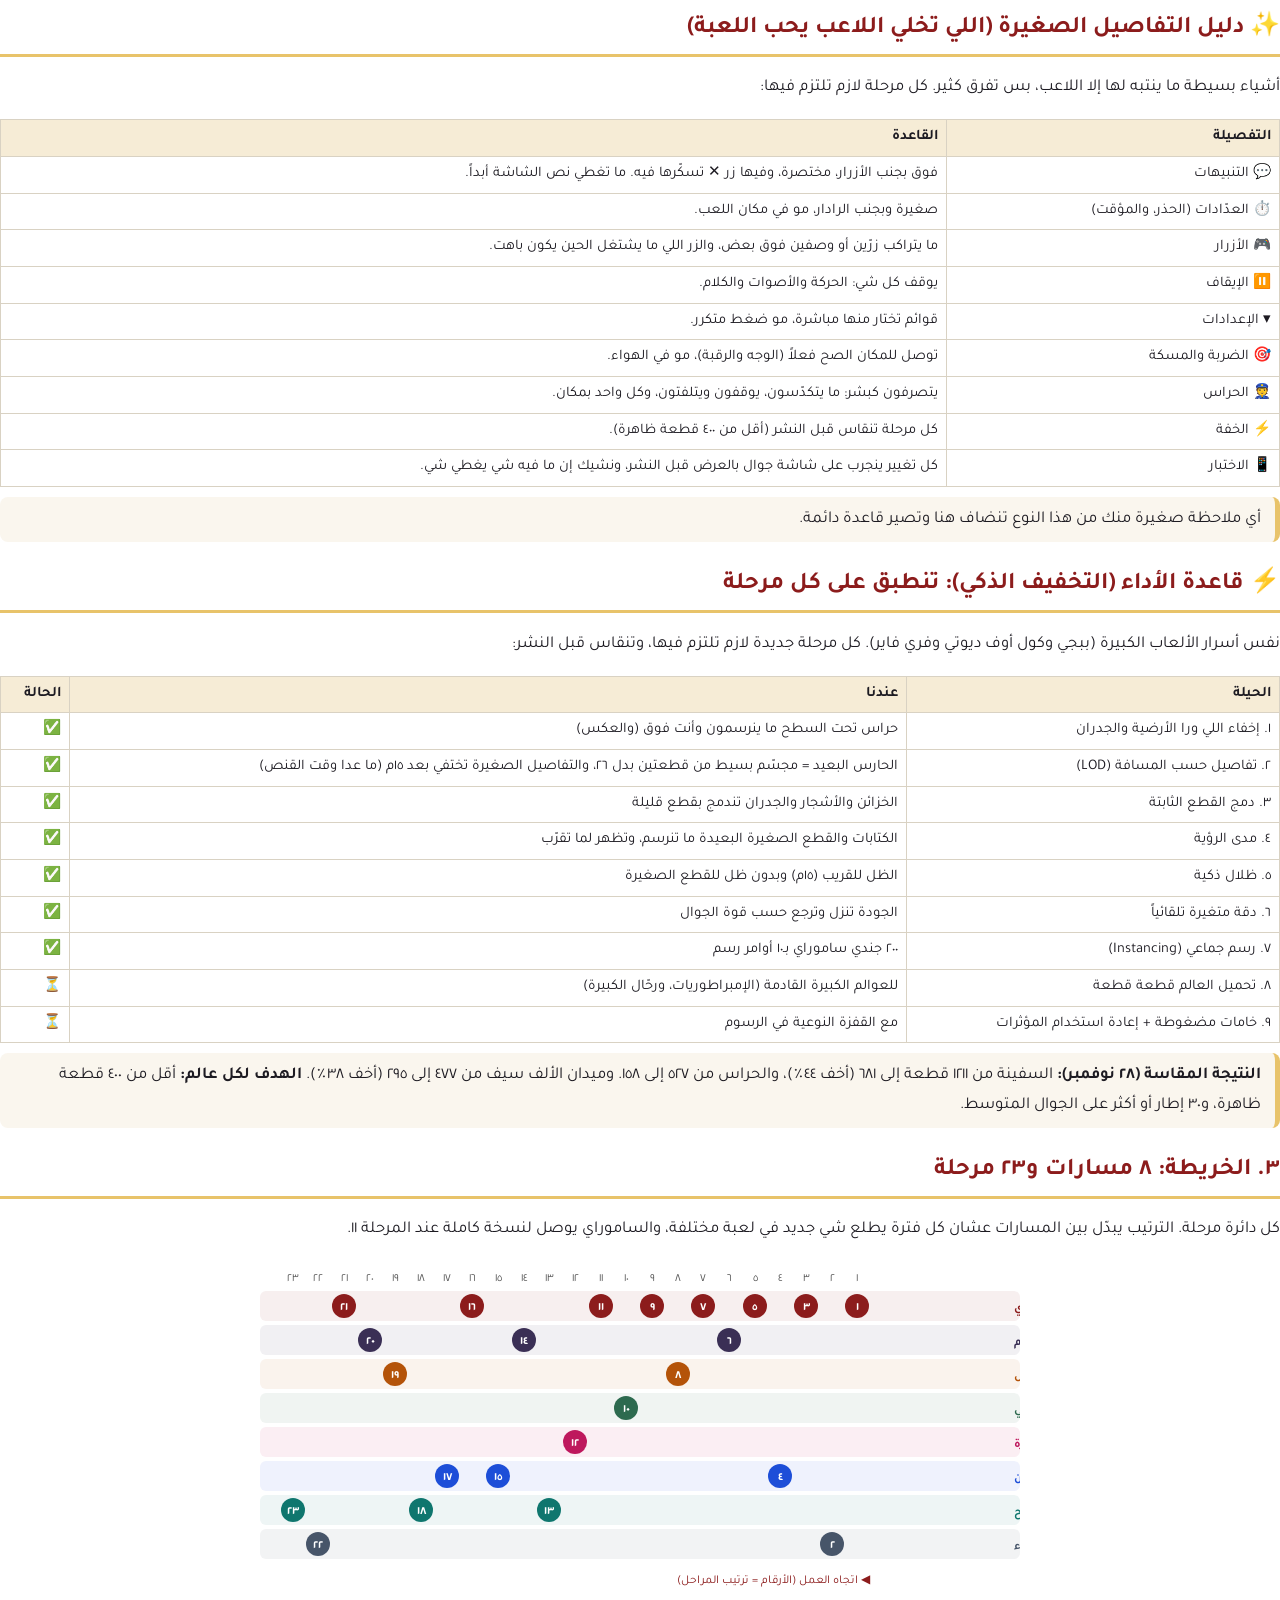
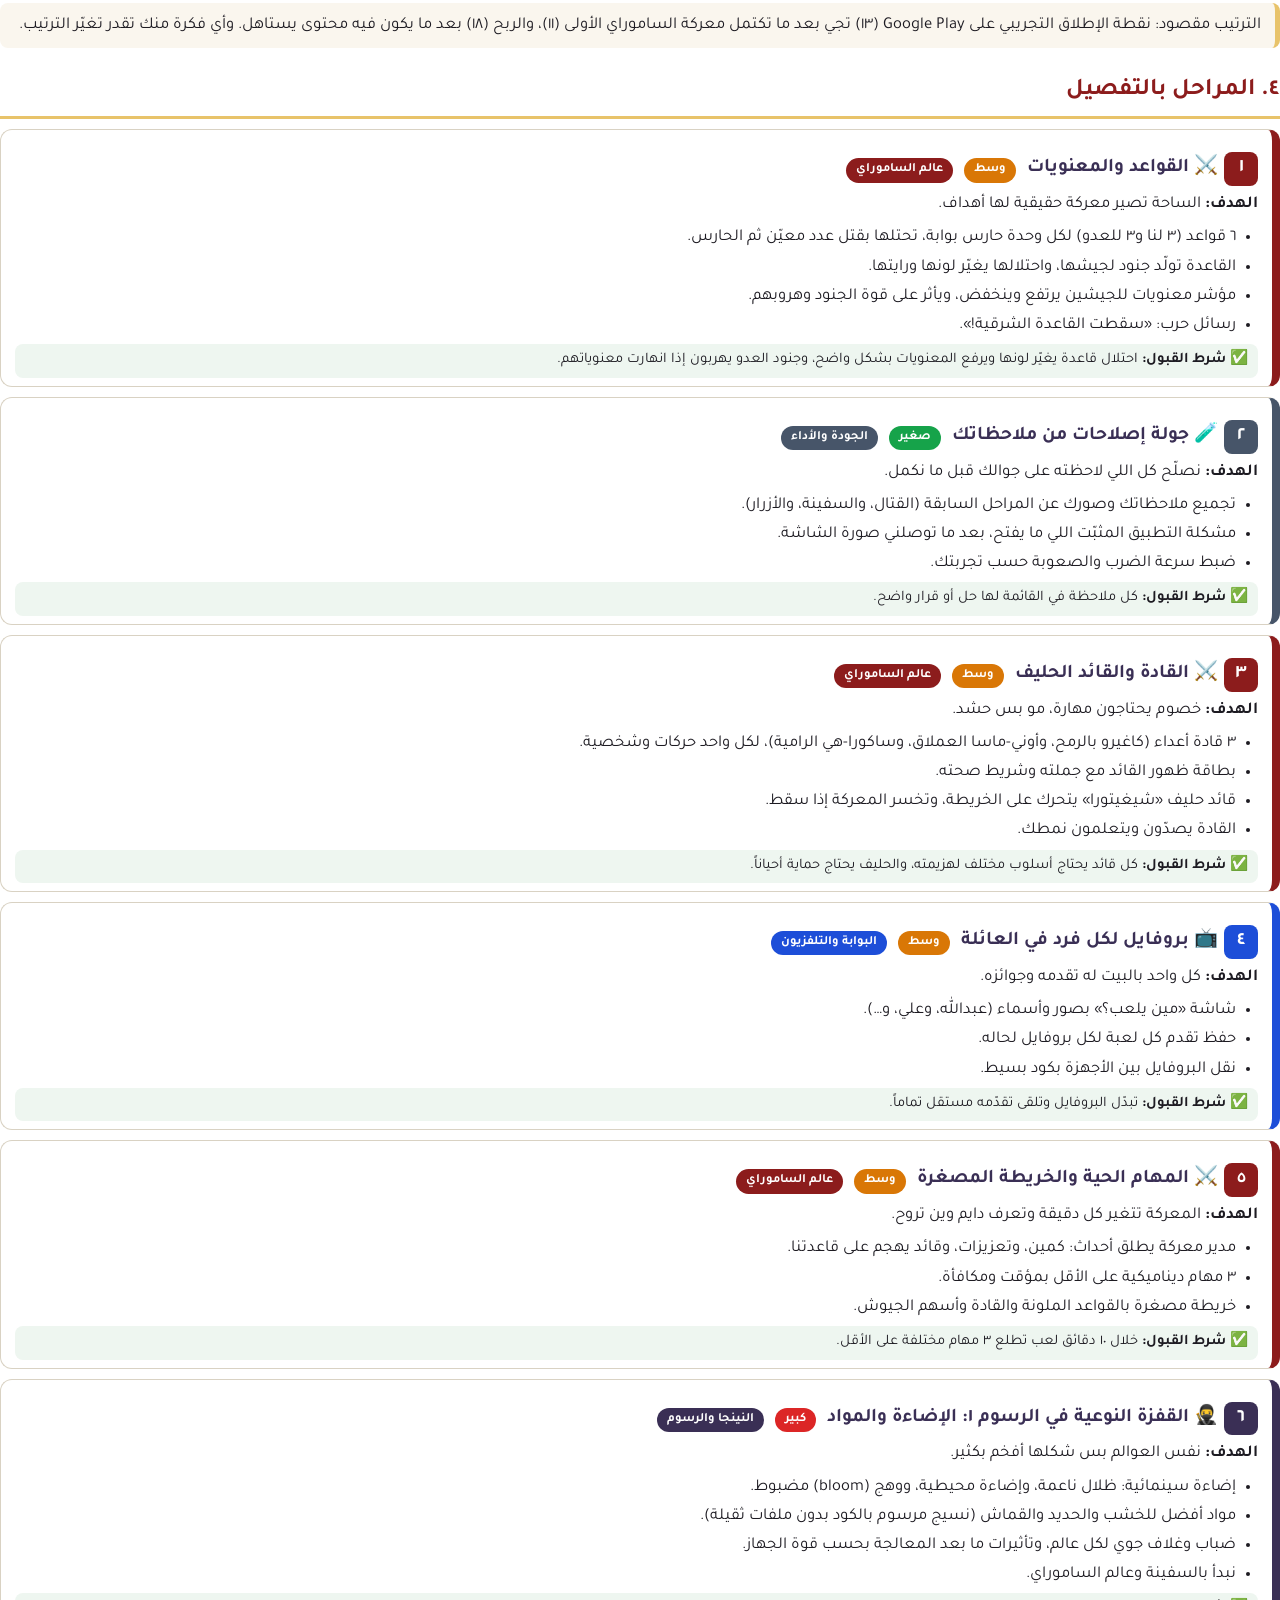
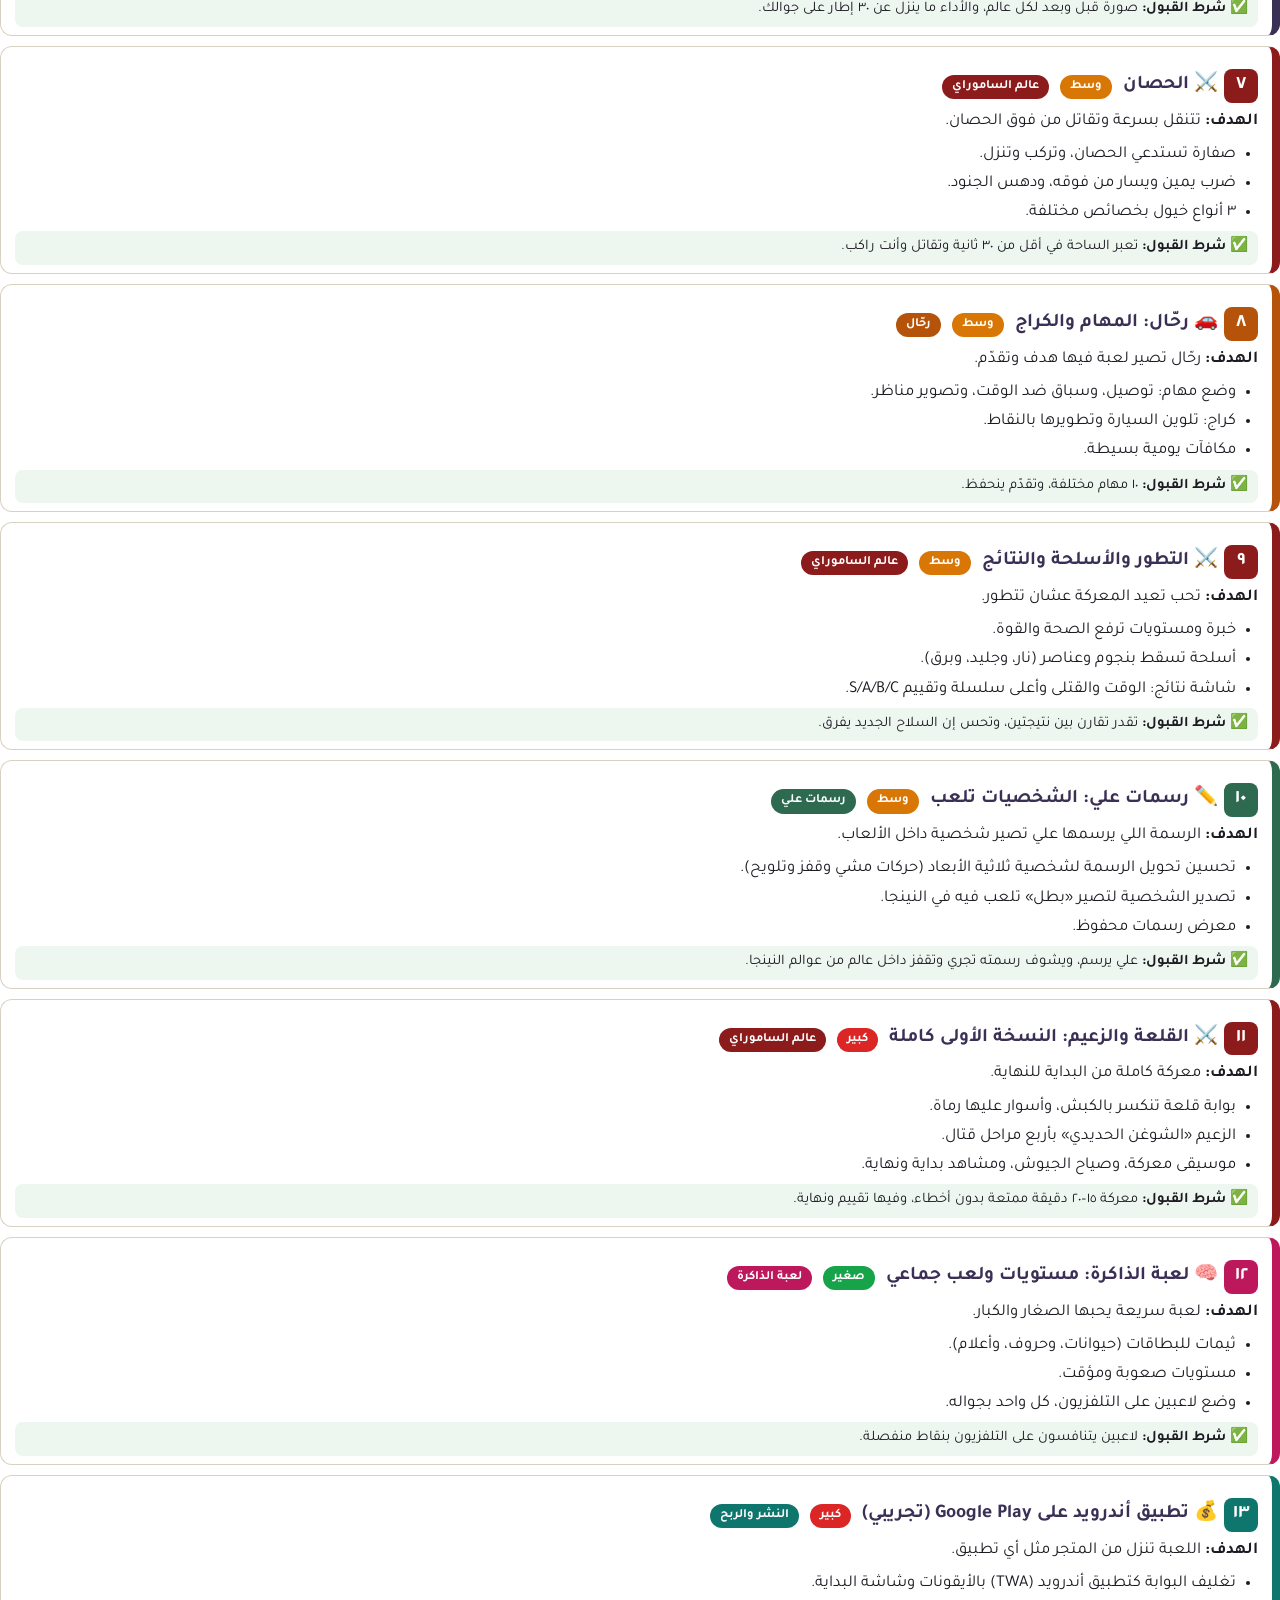
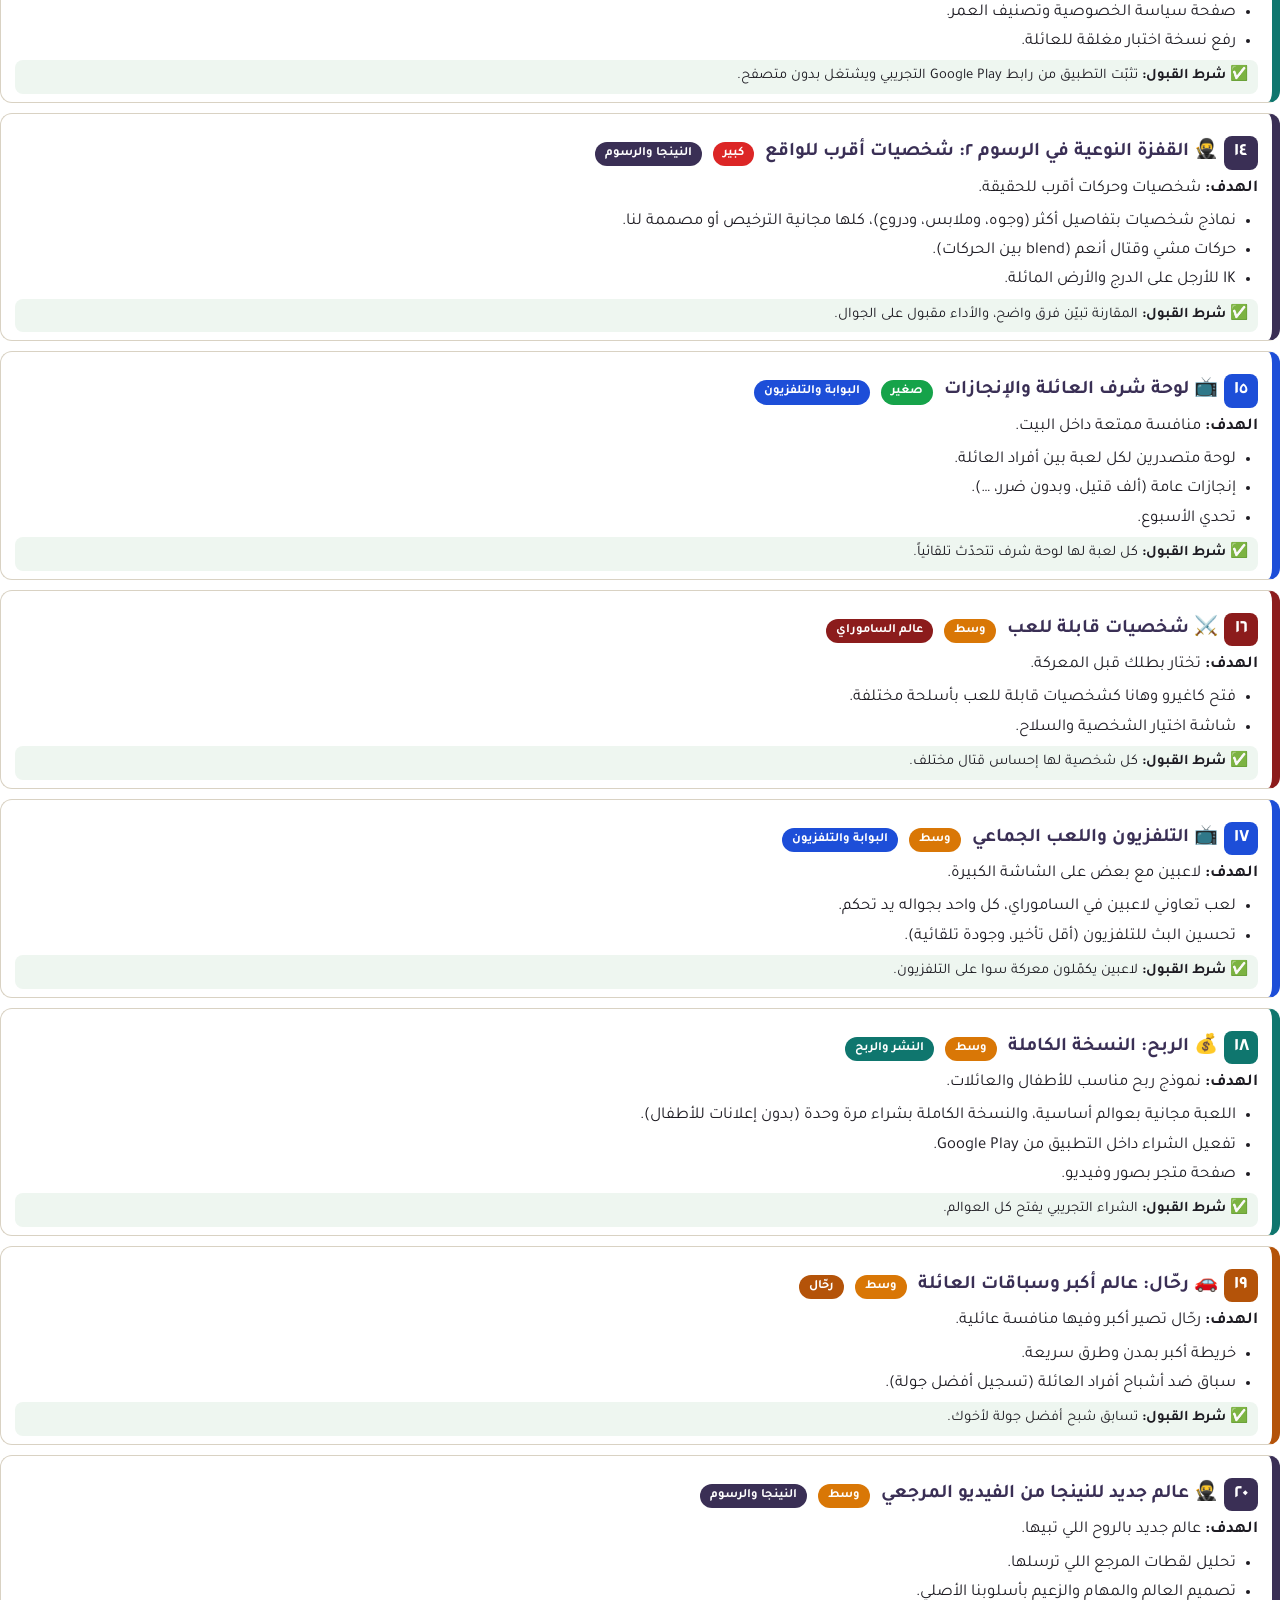
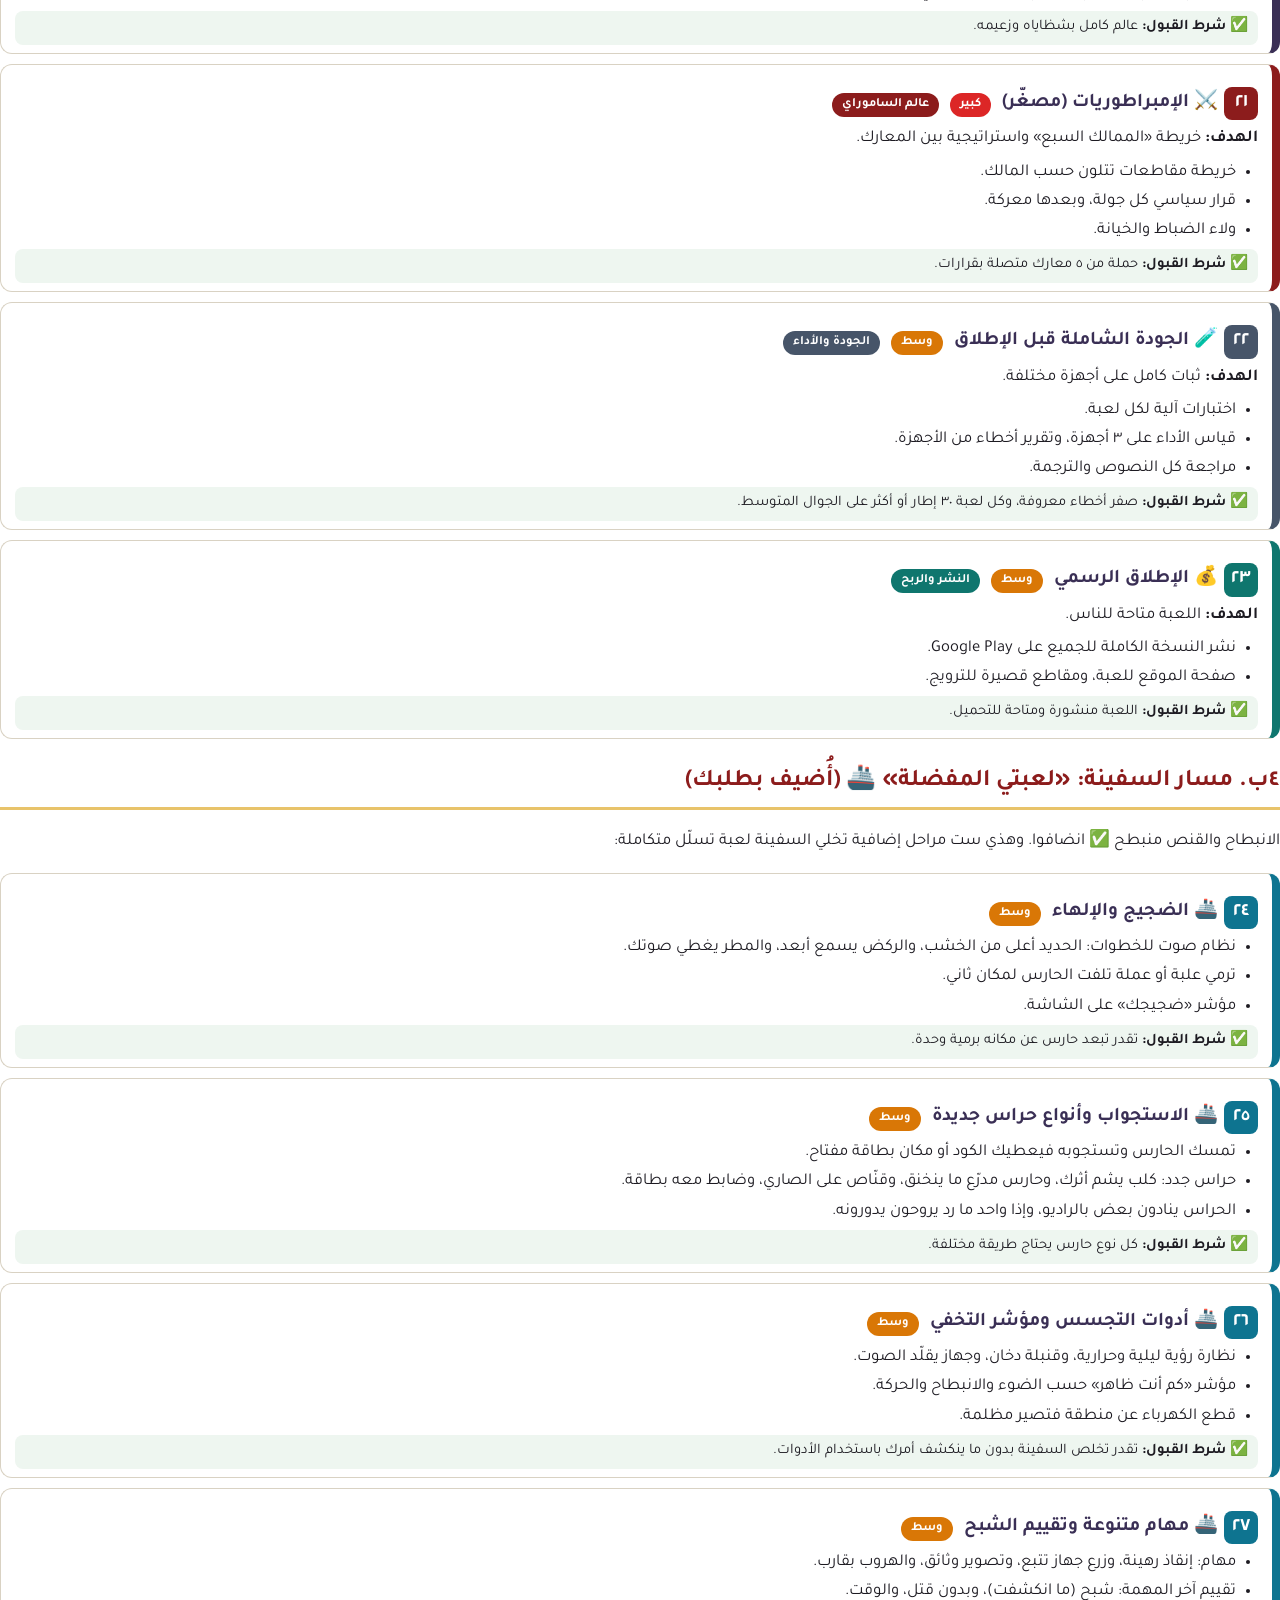
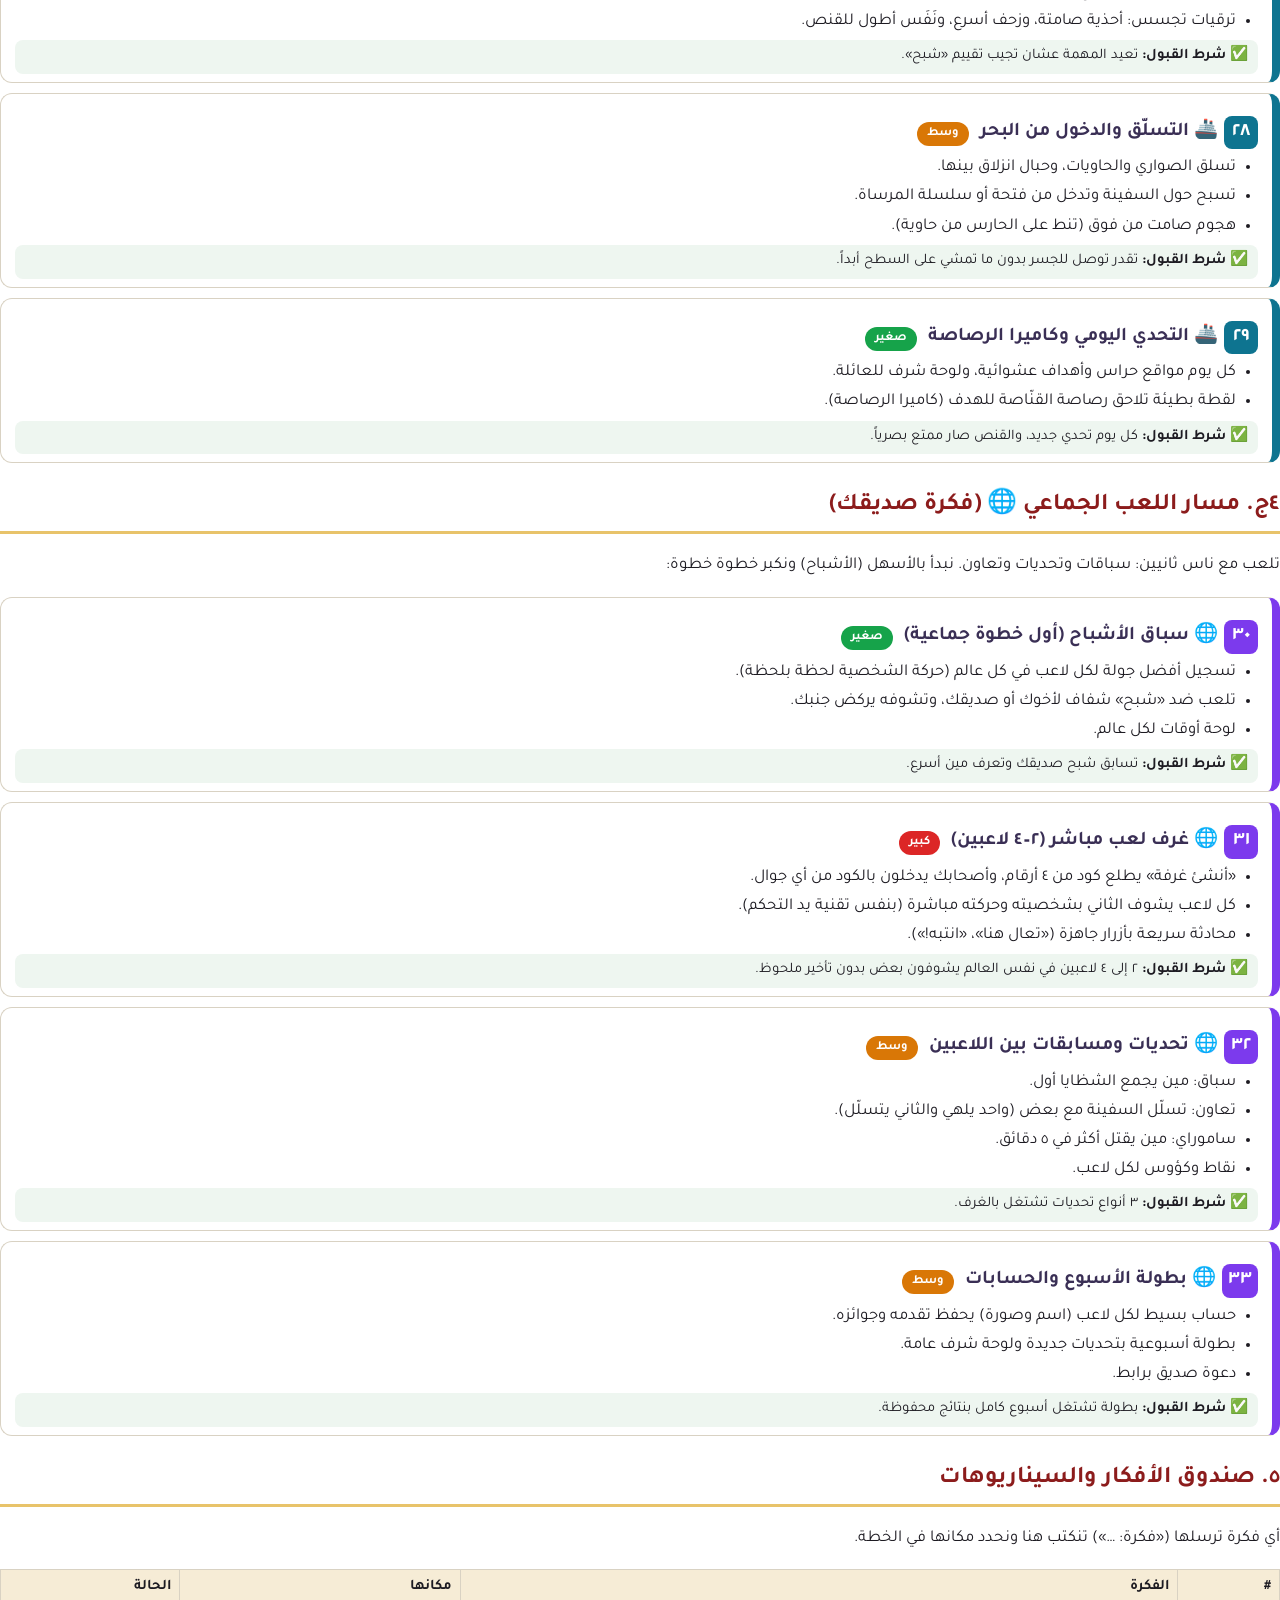
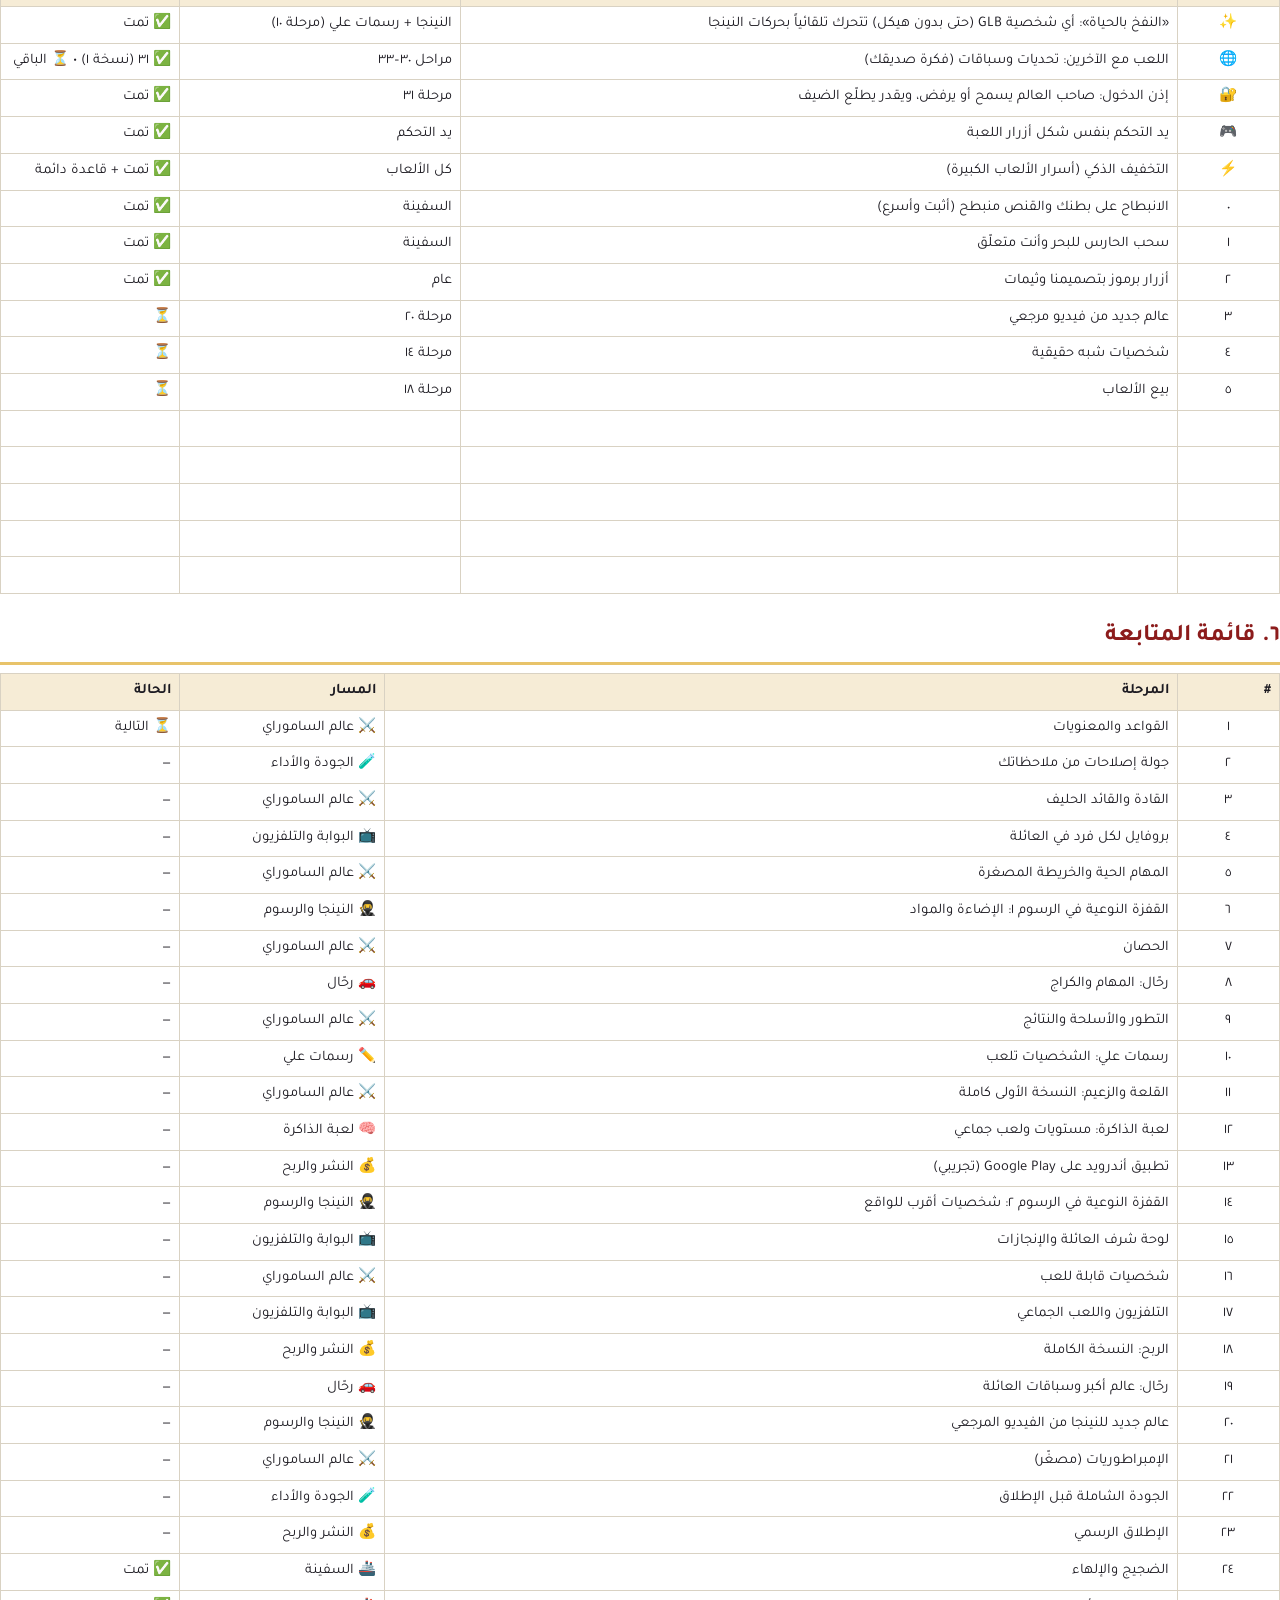
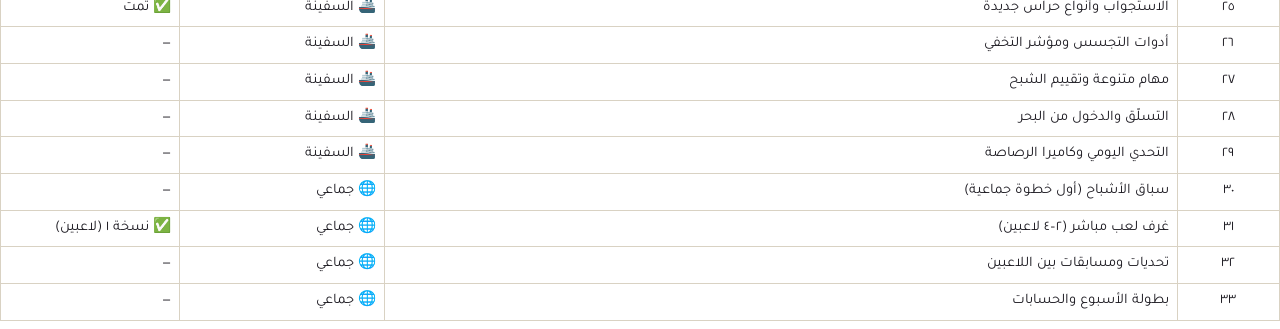
<file: docs/roadmap-all-games.html>
<!doctype html><html lang="ar" dir="rtl"><head><meta charset="utf-8"><title>خطة تطوير كل الألعاب</title>
<link href="https://fonts.googleapis.com/css2?family=Tajawal:wght@400;500;700;900&display=swap" rel="stylesheet"><style>
@page{size:A4;margin:16mm 14mm}
*{box-sizing:border-box}
body{font-family:Tajawal,sans-serif;color:#1d1b22;font-size:12.5pt;line-height:1.75;margin:0}
h1{font-size:30pt;margin:0;font-weight:900;color:#8c1c1c}
h2{font-size:18pt;margin:22px 0 8px;color:#8c1c1c;border-bottom:3px solid #e8c36a;padding-bottom:4px;page-break-after:avoid}
h3{font-size:14pt;margin:14px 0 4px;color:#3a2f55}
.cover{height:255mm;display:flex;flex-direction:column;justify-content:center;align-items:center;text-align:center;background:linear-gradient(160deg,#1b1020,#4a1414 60%,#a6461b);color:#fff;border-radius:18px;page-break-after:always;padding:30px}
.cover h1{color:#ffe1a0;font-size:40pt}
.cover p{font-size:15pt;opacity:.9;margin:6px 0}
.tag{display:inline-block;background:#ffe1a0;color:#4a1414;border-radius:999px;padding:4px 16px;font-weight:700;margin-top:20px}
table{width:100%;border-collapse:collapse;margin:8px 0;font-size:11pt;page-break-inside:avoid}
th,td{border:1px solid #d9d2c3;padding:5px 8px;text-align:right;vertical-align:top}
th{background:#f6ecd6}
.box{background:#faf6ee;border-right:5px solid #e8c36a;padding:8px 14px;border-radius:8px;margin:10px 0;page-break-inside:avoid}
.warn{border-color:#c0392b;background:#fdf0ee}
.phase{border:1px solid #d9d2c3;border-radius:10px;padding:8px 14px;margin:10px 0;page-break-inside:avoid}
.phase h3{margin-top:2px}
.chk{font-size:11pt}
.chk li{list-style:none}
.chk li:before{content:"☐ ";color:#8c1c1c}
svg{display:block;margin:10px auto;max-width:100%}
.pb{page-break-before:always}
ul{margin:4px 0;padding-right:22px}
small{opacity:.7}

.cover{background:linear-gradient(160deg,#0b1020,#1d4ed8 55%,#0f766e)}
.ph{border:1px solid #d9d2c3;border-radius:12px;padding:8px 14px;margin:10px 0;page-break-inside:avoid;border-right:8px solid var(--t)}
.ph h3{margin:0;font-size:14.5pt} .num{display:inline-block;min-width:34px;text-align:center;background:var(--t);color:#fff;border-radius:8px;padding:0 6px;margin-left:6px}
.tag{display:inline-block;font-size:9.5pt;border-radius:999px;padding:1px 10px;color:#fff;margin-right:6px}
.acc{background:#eef6f0;border-radius:8px;padding:4px 10px;font-size:11pt;margin-top:4px}
.cmd{font-family:Tajawal;background:#0b1020;color:#ffd166;border-radius:8px;padding:2px 10px;font-weight:700}
td.c{text-align:center}
</style></head><body>
<div class="cover"><div style="font-size:56pt">🗺️🎮</div><h1>خطة تطوير كل الألعاب</h1>
<p>برامج وتطبيقات عبدالله: النينجا والساموراي، ورحّال، ورسمات علي، ولعبة الذاكرة، والبوابة</p>
<p>٣٣ مرحلة مرقّمة: نمشي عليها وحدة وحدة</p><span class="tag" style="background:#ffd166;color:#0b1020;font-size:13pt;padding:4px 16px">الإصدار ١٫٦ · نوفمبر ٢٠٢٦</span></div>

<h2>١. كيف نشتغل (بأقل وقت وتوكن)</h2>
<table><tr><th>تقول</th><th>وش يصير</th></tr>
<tr><td><span class="cmd">المرحلة التالية</span></td><td>آخذ أول مرحلة ما خلصت من القائمة، أبنيها، أختبرها، وأنشرها، وأرسل لك ملخص قصير.</td></tr>
<tr><td><span class="cmd">نفّذ المرحلة ٧</span></td><td>أشتغل على مرحلة معيّنة بغض النظر عن الترتيب.</td></tr>
<tr><td><span class="cmd">فكرة: …</span></td><td>أضيفها لـ«صندوق الأفكار» وأحدد لها مرحلة مناسبة، أو أعدّل مرحلة موجودة.</td></tr>
<tr><td><span class="cmd">ملاحظة: …</span></td><td>أسجّلها وأحلها في أقرب جولة إصلاحات (أو فوراً لو كانت خلل يمنع اللعب).</td></tr>
<tr><td><span class="cmd">حدّث الخطة</span></td><td>أرسل لك هذا الملف محدّث بالحالة والأفكار الجديدة.</td></tr></table>
<div class="box"><b>توفير التوكن:</b> عندي في المشروع ملف حالة مختصر (docs/ROADMAP.md) أقراه أول كل مرحلة بدل ما أعيد استكشاف الكود كله. وكل مرحلة محددة النطاق، فما أشتغل على أشياء ما طلبتها. الاختبار يكون لنفس المرحلة بس، والتقرير قصير: وش انعمل، ووش تجرب، ووش التالي.</div>
<div class="box"><b>حجم المرحلة:</b> <span class="tag" style="background:#16a34a">صغير</span> جلسة قصيرة • <span class="tag" style="background:#d97706">وسط</span> جلسة عادية • <span class="tag" style="background:#dc2626">كبير</span> جلسة طويلة (ممكن أقسمها لجزأين أ و ب).</div>

<h2>٢. وش خلص قبل هذي الخطة</h2>
<ul><li>النينجا: ١١ عالم، والسفينة الكبيرة بالألغاز، والتسلّل، والمسكة والسحب للبحر، وأصوات حقيقية، وأزرار سياقية بثيمات وأشكال، والتلفزيون ويد التحكم بالجوال، والتثبيت كتطبيق.</li>
<li>الساموراي: المراحل ٠–٣ (الخطة، والساحة والحشود، والقتال، والإعصار)، وتفاصيلها في ملف «ميدان الألف سيف».</li>
<li>البوابة: الأخبار، والإصدارات، ووضع التلفزيون، ولوحة متصدرين أساسية.</li></ul>
<h2 class="pb">✨ دليل التفاصيل الصغيرة (اللي تخلي اللاعب يحب اللعبة)</h2><p>أشياء بسيطة ما ينتبه لها إلا اللاعب، بس تفرق كثير. كل مرحلة لازم تلتزم فيها:</p><table><tr><th style="width:26%">التفصيلة</th><th>القاعدة</th></tr><tr><td>💬 التنبيهات</td><td>فوق بجنب الأزرار، مختصرة، وفيها زر ✕ تسكّرها فيه. ما تغطي نص الشاشة أبداً.</td></tr><tr><td>⏱️ العدّادات (الحذر، والمؤقت)</td><td>صغيرة وبجنب الرادار، مو في مكان اللعب.</td></tr><tr><td>🎮 الأزرار</td><td>ما يتراكب زرّين أو وصفين فوق بعض، والزر اللي ما يشتغل الحين يكون باهت.</td></tr><tr><td>⏸️ الإيقاف</td><td>يوقف كل شي: الحركة والأصوات والكلام.</td></tr><tr><td>▾ الإعدادات</td><td>قوائم تختار منها مباشرة، مو ضغط متكرر.</td></tr><tr><td>🎯 الضربة والمسكة</td><td>توصل للمكان الصح فعلاً (الوجه والرقبة)، مو في الهواء.</td></tr><tr><td>👮 الحراس</td><td>يتصرفون كبشر: ما يتكدّسون، يوقفون ويتلفتون، وكل واحد بمكان.</td></tr><tr><td>⚡ الخفة</td><td>كل مرحلة تنقاس قبل النشر (أقل من ٤٠٠ قطعة ظاهرة).</td></tr><tr><td>📱 الاختبار</td><td>كل تغيير ينجرب على شاشة جوال بالعرض قبل النشر، ونشيك إن ما فيه شي يغطي شي.</td></tr></table><div class="box">أي ملاحظة صغيرة منك من هذا النوع تنضاف هنا وتصير قاعدة دائمة.</div><h2 class="pb">⚡ قاعدة الأداء (التخفيف الذكي): تنطبق على كل مرحلة</h2>
<p>نفس أسرار الألعاب الكبيرة (ببجي وكول أوف ديوتي وفري فاير). كل مرحلة جديدة لازم تلتزم فيها، وتنقاس قبل النشر:</p>
<table><tr><th>الحيلة</th><th>عندنا</th><th>الحالة</th></tr>
<tr><td>١. إخفاء اللي ورا الأرضية والجدران</td><td>حراس تحت السطح ما ينرسمون وأنت فوق (والعكس)</td><td>✅</td></tr>
<tr><td>٢. تفاصيل حسب المسافة (LOD)</td><td>الحارس البعيد = مجسّم بسيط من قطعتين بدل ٢٦، والتفاصيل الصغيرة تختفي بعد ١٥م (ما عدا وقت القنص)</td><td>✅</td></tr>
<tr><td>٣. دمج القطع الثابتة</td><td>الخزائن والأشجار والجدران تندمج بقطع قليلة</td><td>✅</td></tr>
<tr><td>٤. مدى الرؤية</td><td>الكتابات والقطع الصغيرة البعيدة ما تنرسم، وتظهر لما تقرّب</td><td>✅</td></tr>
<tr><td>٥. ظلال ذكية</td><td>الظل للقريب (١٥م) وبدون ظل للقطع الصغيرة</td><td>✅</td></tr>
<tr><td>٦. دقة متغيرة تلقائياً</td><td>الجودة تنزل وترجع حسب قوة الجوال</td><td>✅</td></tr>
<tr><td>٧. رسم جماعي (Instancing)</td><td>٢٠٠ جندي ساموراي بـ١٠ أوامر رسم</td><td>✅</td></tr>
<tr><td>٨. تحميل العالم قطعة قطعة</td><td>للعوالم الكبيرة القادمة (الإمبراطوريات، ورحّال الكبيرة)</td><td>⏳</td></tr>
<tr><td>٩. خامات مضغوطة + إعادة استخدام المؤثرات</td><td>مع القفزة النوعية في الرسوم</td><td>⏳</td></tr></table>
<div class="box"><b>النتيجة المقاسة (٢٨ نوفمبر):</b> السفينة من ١٢١١ قطعة إلى ٦٨١ (أخف ٤٤٪)، والحراس من ٥٢٧ إلى ١٥٨. وميدان الألف سيف من ٤٧٧ إلى ٢٩٥ (أخف ٣٨٪). <b>الهدف لكل عالم:</b> أقل من ٤٠٠ قطعة ظاهرة، و٣٠ إطار أو أكثر على الجوال المتوسط.</div>
<h2 class="pb">٣. الخريطة: ٨ مسارات و٢٣ مرحلة</h2><p>كل دائرة مرحلة. الترتيب يبدّل بين المسارات عشان كل فترة يطلع شي جديد في لعبة مختلفة، والساموراي يوصل لنسخة كاملة عند المرحلة ١١.</p><svg width="760" height="332" viewBox="0 0 760 332" font-family="Tajawal" font-size="12"><text x="597" y="20" text-anchor="middle" fill="#555">١</text><text x="572" y="20" text-anchor="middle" fill="#555">٢</text><text x="546" y="20" text-anchor="middle" fill="#555">٣</text><text x="520" y="20" text-anchor="middle" fill="#555">٤</text><text x="495" y="20" text-anchor="middle" fill="#555">٥</text><text x="469" y="20" text-anchor="middle" fill="#555">٦</text><text x="443" y="20" text-anchor="middle" fill="#555">٧</text><text x="418" y="20" text-anchor="middle" fill="#555">٨</text><text x="392" y="20" text-anchor="middle" fill="#555">٩</text><text x="366" y="20" text-anchor="middle" fill="#555">١٠</text><text x="341" y="20" text-anchor="middle" fill="#555">١١</text><text x="315" y="20" text-anchor="middle" fill="#555">١٢</text><text x="289" y="20" text-anchor="middle" fill="#555">١٣</text><text x="264" y="20" text-anchor="middle" fill="#555">١٤</text><text x="238" y="20" text-anchor="middle" fill="#555">١٥</text><text x="212" y="20" text-anchor="middle" fill="#555">١٦</text><text x="187" y="20" text-anchor="middle" fill="#555">١٧</text><text x="161" y="20" text-anchor="middle" fill="#555">١٨</text><text x="135" y="20" text-anchor="middle" fill="#555">١٩</text><text x="110" y="20" text-anchor="middle" fill="#555">٢٠</text><text x="84" y="20" text-anchor="middle" fill="#555">٢١</text><text x="58" y="20" text-anchor="middle" fill="#555">٢٢</text><text x="33" y="20" text-anchor="middle" fill="#555">٢٣</text><rect x="0" y="30" width="760" height="30" fill="#8c1c1c" opacity=".07" rx="6"/><text x="754" y="50" text-anchor="end" font-weight="700" fill="#8c1c1c">⚔️ عالم الساموراي</text><circle cx="597" cy="45" r="12" fill="#8c1c1c"/><text x="597" y="49" text-anchor="middle" fill="#fff" font-weight="700">١</text><circle cx="546" cy="45" r="12" fill="#8c1c1c"/><text x="546" y="49" text-anchor="middle" fill="#fff" font-weight="700">٣</text><circle cx="495" cy="45" r="12" fill="#8c1c1c"/><text x="495" y="49" text-anchor="middle" fill="#fff" font-weight="700">٥</text><circle cx="443" cy="45" r="12" fill="#8c1c1c"/><text x="443" y="49" text-anchor="middle" fill="#fff" font-weight="700">٧</text><circle cx="392" cy="45" r="12" fill="#8c1c1c"/><text x="392" y="49" text-anchor="middle" fill="#fff" font-weight="700">٩</text><circle cx="341" cy="45" r="12" fill="#8c1c1c"/><text x="341" y="49" text-anchor="middle" fill="#fff" font-weight="700">١١</text><circle cx="212" cy="45" r="12" fill="#8c1c1c"/><text x="212" y="49" text-anchor="middle" fill="#fff" font-weight="700">١٦</text><circle cx="84" cy="45" r="12" fill="#8c1c1c"/><text x="84" y="49" text-anchor="middle" fill="#fff" font-weight="700">٢١</text><rect x="0" y="64" width="760" height="30" fill="#3a2f55" opacity=".07" rx="6"/><text x="754" y="84" text-anchor="end" font-weight="700" fill="#3a2f55">🥷 النينجا والرسوم</text><circle cx="469" cy="79" r="12" fill="#3a2f55"/><text x="469" y="83" text-anchor="middle" fill="#fff" font-weight="700">٦</text><circle cx="264" cy="79" r="12" fill="#3a2f55"/><text x="264" y="83" text-anchor="middle" fill="#fff" font-weight="700">١٤</text><circle cx="110" cy="79" r="12" fill="#3a2f55"/><text x="110" y="83" text-anchor="middle" fill="#fff" font-weight="700">٢٠</text><rect x="0" y="98" width="760" height="30" fill="#b45309" opacity=".07" rx="6"/><text x="754" y="118" text-anchor="end" font-weight="700" fill="#b45309">🚗 رحّال</text><circle cx="418" cy="113" r="12" fill="#b45309"/><text x="418" y="117" text-anchor="middle" fill="#fff" font-weight="700">٨</text><circle cx="135" cy="113" r="12" fill="#b45309"/><text x="135" y="117" text-anchor="middle" fill="#fff" font-weight="700">١٩</text><rect x="0" y="132" width="760" height="30" fill="#2d6a4f" opacity=".07" rx="6"/><text x="754" y="152" text-anchor="end" font-weight="700" fill="#2d6a4f">✏️ رسمات علي</text><circle cx="366" cy="147" r="12" fill="#2d6a4f"/><text x="366" y="151" text-anchor="middle" fill="#fff" font-weight="700">١٠</text><rect x="0" y="166" width="760" height="30" fill="#be185d" opacity=".07" rx="6"/><text x="754" y="186" text-anchor="end" font-weight="700" fill="#be185d">🧠 لعبة الذاكرة</text><circle cx="315" cy="181" r="12" fill="#be185d"/><text x="315" y="185" text-anchor="middle" fill="#fff" font-weight="700">١٢</text><rect x="0" y="200" width="760" height="30" fill="#1d4ed8" opacity=".07" rx="6"/><text x="754" y="220" text-anchor="end" font-weight="700" fill="#1d4ed8">📺 البوابة والتلفزيون</text><circle cx="520" cy="215" r="12" fill="#1d4ed8"/><text x="520" y="219" text-anchor="middle" fill="#fff" font-weight="700">٤</text><circle cx="238" cy="215" r="12" fill="#1d4ed8"/><text x="238" y="219" text-anchor="middle" fill="#fff" font-weight="700">١٥</text><circle cx="187" cy="215" r="12" fill="#1d4ed8"/><text x="187" y="219" text-anchor="middle" fill="#fff" font-weight="700">١٧</text><rect x="0" y="234" width="760" height="30" fill="#0f766e" opacity=".07" rx="6"/><text x="754" y="254" text-anchor="end" font-weight="700" fill="#0f766e">💰 النشر والربح</text><circle cx="289" cy="249" r="12" fill="#0f766e"/><text x="289" y="253" text-anchor="middle" fill="#fff" font-weight="700">١٣</text><circle cx="161" cy="249" r="12" fill="#0f766e"/><text x="161" y="253" text-anchor="middle" fill="#fff" font-weight="700">١٨</text><circle cx="33" cy="249" r="12" fill="#0f766e"/><text x="33" y="253" text-anchor="middle" fill="#fff" font-weight="700">٢٣</text><rect x="0" y="268" width="760" height="30" fill="#475569" opacity=".07" rx="6"/><text x="754" y="288" text-anchor="end" font-weight="700" fill="#475569">🧪 الجودة والأداء</text><circle cx="572" cy="283" r="12" fill="#475569"/><text x="572" y="287" text-anchor="middle" fill="#fff" font-weight="700">٢</text><circle cx="58" cy="283" r="12" fill="#475569"/><text x="58" y="287" text-anchor="middle" fill="#fff" font-weight="700">٢٢</text><text x="610" y="322" fill="#8c1c1c">◀ اتجاه العمل (الأرقام = ترتيب المراحل)</text></svg><div class="box">الترتيب مقصود: نقطة الإطلاق التجريبي على Google Play (١٣) تجي بعد ما تكتمل معركة الساموراي الأولى (١١)، والربح (١٨) بعد ما يكون فيه محتوى يستاهل. وأي فكرة منك تقدر تغيّر الترتيب.</div><h2 class="pb">٤. المراحل بالتفصيل</h2><div class="ph" style="--t:#8c1c1c"><h3><span class="num">١</span>⚔️ القواعد والمعنويات <span class="tag" style="background:#d97706">وسط</span> <span class="tag" style="background:#8c1c1c">عالم الساموراي</span></h3><p style="margin:4px 0"><b>الهدف:</b> الساحة تصير معركة حقيقية لها أهداف.</p><ul><li>٦ قواعد (٣ لنا و٣ للعدو) لكل وحدة حارس بوابة، تحتلها بقتل عدد معيّن ثم الحارس.</li><li>القاعدة تولّد جنود لجيشها، واحتلالها يغيّر لونها ورايتها.</li><li>مؤشر معنويات للجيشين يرتفع وينخفض، ويأثر على قوة الجنود وهروبهم.</li><li>رسائل حرب: «سقطت القاعدة الشرقية!».</li></ul><div class="acc">✅ <b>شرط القبول:</b> احتلال قاعدة يغيّر لونها ويرفع المعنويات بشكل واضح، وجنود العدو يهربون إذا انهارت معنوياتهم.</div></div><div class="ph" style="--t:#475569"><h3><span class="num">٢</span>🧪 جولة إصلاحات من ملاحظاتك <span class="tag" style="background:#16a34a">صغير</span> <span class="tag" style="background:#475569">الجودة والأداء</span></h3><p style="margin:4px 0"><b>الهدف:</b> نصلّح كل اللي لاحظته على جوالك قبل ما نكمل.</p><ul><li>تجميع ملاحظاتك وصورك عن المراحل السابقة (القتال، والسفينة، والأزرار).</li><li>مشكلة التطبيق المثبّت اللي ما يفتح، بعد ما توصلني صورة الشاشة.</li><li>ضبط سرعة الضرب والصعوبة حسب تجربتك.</li></ul><div class="acc">✅ <b>شرط القبول:</b> كل ملاحظة في القائمة لها حل أو قرار واضح.</div></div><div class="ph" style="--t:#8c1c1c"><h3><span class="num">٣</span>⚔️ القادة والقائد الحليف <span class="tag" style="background:#d97706">وسط</span> <span class="tag" style="background:#8c1c1c">عالم الساموراي</span></h3><p style="margin:4px 0"><b>الهدف:</b> خصوم يحتاجون مهارة، مو بس حشد.</p><ul><li>٣ قادة أعداء (كاغيرو بالرمح، وأوني-ماسا العملاق، وساكورا-هي الرامية)، لكل واحد حركات وشخصية.</li><li>بطاقة ظهور القائد مع جملته وشريط صحته.</li><li>قائد حليف «شيغيتورا» يتحرك على الخريطة، وتخسر المعركة إذا سقط.</li><li>القادة يصدّون ويتعلمون نمطك.</li></ul><div class="acc">✅ <b>شرط القبول:</b> كل قائد يحتاج أسلوب مختلف لهزيمته، والحليف يحتاج حماية أحياناً.</div></div><div class="ph" style="--t:#1d4ed8"><h3><span class="num">٤</span>📺 بروفايل لكل فرد في العائلة <span class="tag" style="background:#d97706">وسط</span> <span class="tag" style="background:#1d4ed8">البوابة والتلفزيون</span></h3><p style="margin:4px 0"><b>الهدف:</b> كل واحد بالبيت له تقدمه وجوائزه.</p><ul><li>شاشة «مين يلعب؟» بصور وأسماء (عبدالله، وعلي، و…).</li><li>حفظ تقدم كل لعبة لكل بروفايل لحاله.</li><li>نقل البروفايل بين الأجهزة بكود بسيط.</li></ul><div class="acc">✅ <b>شرط القبول:</b> تبدّل البروفايل وتلقى تقدّمه مستقل تماماً.</div></div><div class="ph" style="--t:#8c1c1c"><h3><span class="num">٥</span>⚔️ المهام الحية والخريطة المصغرة <span class="tag" style="background:#d97706">وسط</span> <span class="tag" style="background:#8c1c1c">عالم الساموراي</span></h3><p style="margin:4px 0"><b>الهدف:</b> المعركة تتغير كل دقيقة وتعرف دايم وين تروح.</p><ul><li>مدير معركة يطلق أحداث: كمين، وتعزيزات، وقائد يهجم على قاعدتنا.</li><li>٣ مهام ديناميكية على الأقل بمؤقت ومكافأة.</li><li>خريطة مصغرة بالقواعد الملونة والقادة وأسهم الجيوش.</li></ul><div class="acc">✅ <b>شرط القبول:</b> خلال ١٠ دقائق لعب تطلع ٣ مهام مختلفة على الأقل.</div></div><div class="ph" style="--t:#3a2f55"><h3><span class="num">٦</span>🥷 القفزة النوعية في الرسوم ١: الإضاءة والمواد <span class="tag" style="background:#dc2626">كبير</span> <span class="tag" style="background:#3a2f55">النينجا والرسوم</span></h3><p style="margin:4px 0"><b>الهدف:</b> نفس العوالم بس شكلها أفخم بكثير.</p><ul><li>إضاءة سينمائية: ظلال ناعمة، وإضاءة محيطية، ووهج (bloom) مضبوط.</li><li>مواد أفضل للخشب والحديد والقماش (نسيج مرسوم بالكود بدون ملفات ثقيلة).</li><li>ضباب وغلاف جوي لكل عالم، وتأثيرات ما بعد المعالجة بحسب قوة الجهاز.</li><li>نبدأ بالسفينة وعالم الساموراي.</li></ul><div class="acc">✅ <b>شرط القبول:</b> صورة قبل وبعد لكل عالم، والأداء ما ينزل عن ٣٠ إطار على جوالك.</div></div><div class="ph" style="--t:#8c1c1c"><h3><span class="num">٧</span>⚔️ الحصان <span class="tag" style="background:#d97706">وسط</span> <span class="tag" style="background:#8c1c1c">عالم الساموراي</span></h3><p style="margin:4px 0"><b>الهدف:</b> تتنقل بسرعة وتقاتل من فوق الحصان.</p><ul><li>صفارة تستدعي الحصان، وتركب وتنزل.</li><li>ضرب يمين ويسار من فوقه، ودهس الجنود.</li><li>٣ أنواع خيول بخصائص مختلفة.</li></ul><div class="acc">✅ <b>شرط القبول:</b> تعبر الساحة في أقل من ٣٠ ثانية وتقاتل وأنت راكب.</div></div><div class="ph" style="--t:#b45309"><h3><span class="num">٨</span>🚗 رحّال: المهام والكراج <span class="tag" style="background:#d97706">وسط</span> <span class="tag" style="background:#b45309">رحّال</span></h3><p style="margin:4px 0"><b>الهدف:</b> رحّال تصير لعبة فيها هدف وتقدّم.</p><ul><li>وضع مهام: توصيل، وسباق ضد الوقت، وتصوير مناظر.</li><li>كراج: تلوين السيارة وتطويرها بالنقاط.</li><li>مكافآت يومية بسيطة.</li></ul><div class="acc">✅ <b>شرط القبول:</b> ١٠ مهام مختلفة، وتقدّم ينحفظ.</div></div><div class="ph" style="--t:#8c1c1c"><h3><span class="num">٩</span>⚔️ التطور والأسلحة والنتائج <span class="tag" style="background:#d97706">وسط</span> <span class="tag" style="background:#8c1c1c">عالم الساموراي</span></h3><p style="margin:4px 0"><b>الهدف:</b> تحب تعيد المعركة عشان تتطور.</p><ul><li>خبرة ومستويات ترفع الصحة والقوة.</li><li>أسلحة تسقط بنجوم وعناصر (نار، وجليد، وبرق).</li><li>شاشة نتائج: الوقت والقتلى وأعلى سلسلة وتقييم S/A/B/C.</li></ul><div class="acc">✅ <b>شرط القبول:</b> تقدر تقارن بين نتيجتين، وتحس إن السلاح الجديد يفرق.</div></div><div class="ph" style="--t:#2d6a4f"><h3><span class="num">١٠</span>✏️ رسمات علي: الشخصيات تلعب <span class="tag" style="background:#d97706">وسط</span> <span class="tag" style="background:#2d6a4f">رسمات علي</span></h3><p style="margin:4px 0"><b>الهدف:</b> الرسمة اللي يرسمها علي تصير شخصية داخل الألعاب.</p><ul><li>تحسين تحويل الرسمة لشخصية ثلاثية الأبعاد (حركات مشي وقفز وتلويح).</li><li>تصدير الشخصية لتصير «بطل» تلعب فيه في النينجا.</li><li>معرض رسمات محفوظ.</li></ul><div class="acc">✅ <b>شرط القبول:</b> علي يرسم، ويشوف رسمته تجري وتقفز داخل عالم من عوالم النينجا.</div></div><div class="ph" style="--t:#8c1c1c"><h3><span class="num">١١</span>⚔️ القلعة والزعيم: النسخة الأولى كاملة <span class="tag" style="background:#dc2626">كبير</span> <span class="tag" style="background:#8c1c1c">عالم الساموراي</span></h3><p style="margin:4px 0"><b>الهدف:</b> معركة كاملة من البداية للنهاية.</p><ul><li>بوابة قلعة تنكسر بالكبش، وأسوار عليها رماة.</li><li>الزعيم «الشوغن الحديدي» بأربع مراحل قتال.</li><li>موسيقى معركة، وصياح الجيوش، ومشاهد بداية ونهاية.</li></ul><div class="acc">✅ <b>شرط القبول:</b> معركة ١٥–٢٠ دقيقة ممتعة بدون أخطاء، وفيها تقييم ونهاية.</div></div><div class="ph" style="--t:#be185d"><h3><span class="num">١٢</span>🧠 لعبة الذاكرة: مستويات ولعب جماعي <span class="tag" style="background:#16a34a">صغير</span> <span class="tag" style="background:#be185d">لعبة الذاكرة</span></h3><p style="margin:4px 0"><b>الهدف:</b> لعبة سريعة يحبها الصغار والكبار.</p><ul><li>ثيمات للبطاقات (حيوانات، وحروف، وأعلام).</li><li>مستويات صعوبة ومؤقت.</li><li>وضع لاعبين على التلفزيون، كل واحد بجواله.</li></ul><div class="acc">✅ <b>شرط القبول:</b> لاعبين يتنافسون على التلفزيون بنقاط منفصلة.</div></div><div class="ph" style="--t:#0f766e"><h3><span class="num">١٣</span>💰 تطبيق أندرويد على Google Play (تجريبي) <span class="tag" style="background:#dc2626">كبير</span> <span class="tag" style="background:#0f766e">النشر والربح</span></h3><p style="margin:4px 0"><b>الهدف:</b> اللعبة تنزل من المتجر مثل أي تطبيق.</p><ul><li>تغليف البوابة كتطبيق أندرويد (TWA) بالأيقونات وشاشة البداية.</li><li>صفحة سياسة الخصوصية وتصنيف العمر.</li><li>رفع نسخة اختبار مغلقة للعائلة.</li></ul><div class="acc">✅ <b>شرط القبول:</b> تثبّت التطبيق من رابط Google Play التجريبي ويشتغل بدون متصفح.</div></div><div class="ph" style="--t:#3a2f55"><h3><span class="num">١٤</span>🥷 القفزة النوعية في الرسوم ٢: شخصيات أقرب للواقع <span class="tag" style="background:#dc2626">كبير</span> <span class="tag" style="background:#3a2f55">النينجا والرسوم</span></h3><p style="margin:4px 0"><b>الهدف:</b> شخصيات وحركات أقرب للحقيقة.</p><ul><li>نماذج شخصيات بتفاصيل أكثر (وجوه، وملابس، ودروع)، كلها مجانية الترخيص أو مصممة لنا.</li><li>حركات مشي وقتال أنعم (blend بين الحركات).</li><li>IK للأرجل على الدرج والأرض المائلة.</li></ul><div class="acc">✅ <b>شرط القبول:</b> المقارنة تبيّن فرق واضح، والأداء مقبول على الجوال.</div></div><div class="ph" style="--t:#1d4ed8"><h3><span class="num">١٥</span>📺 لوحة شرف العائلة والإنجازات <span class="tag" style="background:#16a34a">صغير</span> <span class="tag" style="background:#1d4ed8">البوابة والتلفزيون</span></h3><p style="margin:4px 0"><b>الهدف:</b> منافسة ممتعة داخل البيت.</p><ul><li>لوحة متصدرين لكل لعبة بين أفراد العائلة.</li><li>إنجازات عامة (ألف قتيل، وبدون ضرر، …).</li><li>تحدي الأسبوع.</li></ul><div class="acc">✅ <b>شرط القبول:</b> كل لعبة لها لوحة شرف تتحدّث تلقائياً.</div></div><div class="ph" style="--t:#8c1c1c"><h3><span class="num">١٦</span>⚔️ شخصيات قابلة للعب <span class="tag" style="background:#d97706">وسط</span> <span class="tag" style="background:#8c1c1c">عالم الساموراي</span></h3><p style="margin:4px 0"><b>الهدف:</b> تختار بطلك قبل المعركة.</p><ul><li>فتح كاغيرو وهانا كشخصيات قابلة للعب بأسلحة مختلفة.</li><li>شاشة اختيار الشخصية والسلاح.</li></ul><div class="acc">✅ <b>شرط القبول:</b> كل شخصية لها إحساس قتال مختلف.</div></div><div class="ph" style="--t:#1d4ed8"><h3><span class="num">١٧</span>📺 التلفزيون واللعب الجماعي <span class="tag" style="background:#d97706">وسط</span> <span class="tag" style="background:#1d4ed8">البوابة والتلفزيون</span></h3><p style="margin:4px 0"><b>الهدف:</b> لاعبين مع بعض على الشاشة الكبيرة.</p><ul><li>لعب تعاوني لاعبين في الساموراي، كل واحد بجواله يد تحكم.</li><li>تحسين البث للتلفزيون (أقل تأخير، وجودة تلقائية).</li></ul><div class="acc">✅ <b>شرط القبول:</b> لاعبين يكمّلون معركة سوا على التلفزيون.</div></div><div class="ph" style="--t:#0f766e"><h3><span class="num">١٨</span>💰 الربح: النسخة الكاملة <span class="tag" style="background:#d97706">وسط</span> <span class="tag" style="background:#0f766e">النشر والربح</span></h3><p style="margin:4px 0"><b>الهدف:</b> نموذج ربح مناسب للأطفال والعائلات.</p><ul><li>اللعبة مجانية بعوالم أساسية، والنسخة الكاملة بشراء مرة وحدة (بدون إعلانات للأطفال).</li><li>تفعيل الشراء داخل التطبيق من Google Play.</li><li>صفحة متجر بصور وفيديو.</li></ul><div class="acc">✅ <b>شرط القبول:</b> الشراء التجريبي يفتح كل العوالم.</div></div><div class="ph" style="--t:#b45309"><h3><span class="num">١٩</span>🚗 رحّال: عالم أكبر وسباقات العائلة <span class="tag" style="background:#d97706">وسط</span> <span class="tag" style="background:#b45309">رحّال</span></h3><p style="margin:4px 0"><b>الهدف:</b> رحّال تصير أكبر وفيها منافسة عائلية.</p><ul><li>خريطة أكبر بمدن وطرق سريعة.</li><li>سباق ضد أشباح أفراد العائلة (تسجيل أفضل جولة).</li></ul><div class="acc">✅ <b>شرط القبول:</b> تسابق شبح أفضل جولة لأخوك.</div></div><div class="ph" style="--t:#3a2f55"><h3><span class="num">٢٠</span>🥷 عالم جديد للنينجا من الفيديو المرجعي <span class="tag" style="background:#d97706">وسط</span> <span class="tag" style="background:#3a2f55">النينجا والرسوم</span></h3><p style="margin:4px 0"><b>الهدف:</b> عالم جديد بالروح اللي تبيها.</p><ul><li>تحليل لقطات المرجع اللي ترسلها.</li><li>تصميم العالم والمهام والزعيم بأسلوبنا الأصلي.</li></ul><div class="acc">✅ <b>شرط القبول:</b> عالم كامل بشظاياه وزعيمه.</div></div><div class="ph" style="--t:#8c1c1c"><h3><span class="num">٢١</span>⚔️ الإمبراطوريات (مصغّر) <span class="tag" style="background:#dc2626">كبير</span> <span class="tag" style="background:#8c1c1c">عالم الساموراي</span></h3><p style="margin:4px 0"><b>الهدف:</b> خريطة «الممالك السبع» واستراتيجية بين المعارك.</p><ul><li>خريطة مقاطعات تتلون حسب المالك.</li><li>قرار سياسي كل جولة، وبعدها معركة.</li><li>ولاء الضباط والخيانة.</li></ul><div class="acc">✅ <b>شرط القبول:</b> حملة من ٥ معارك متصلة بقرارات.</div></div><div class="ph" style="--t:#475569"><h3><span class="num">٢٢</span>🧪 الجودة الشاملة قبل الإطلاق <span class="tag" style="background:#d97706">وسط</span> <span class="tag" style="background:#475569">الجودة والأداء</span></h3><p style="margin:4px 0"><b>الهدف:</b> ثبات كامل على أجهزة مختلفة.</p><ul><li>اختبارات آلية لكل لعبة.</li><li>قياس الأداء على ٣ أجهزة، وتقرير أخطاء من الأجهزة.</li><li>مراجعة كل النصوص والترجمة.</li></ul><div class="acc">✅ <b>شرط القبول:</b> صفر أخطاء معروفة، وكل لعبة ٣٠ إطار أو أكثر على الجوال المتوسط.</div></div><div class="ph" style="--t:#0f766e"><h3><span class="num">٢٣</span>💰 الإطلاق الرسمي <span class="tag" style="background:#d97706">وسط</span> <span class="tag" style="background:#0f766e">النشر والربح</span></h3><p style="margin:4px 0"><b>الهدف:</b> اللعبة متاحة للناس.</p><ul><li>نشر النسخة الكاملة للجميع على Google Play.</li><li>صفحة الموقع للعبة، ومقاطع قصيرة للترويج.</li></ul><div class="acc">✅ <b>شرط القبول:</b> اللعبة منشورة ومتاحة للتحميل.</div></div><h2 class="pb">٤ب. مسار السفينة: «لعبتي المفضلة» 🚢 (أُضيف بطلبك)</h2><p>الانبطاح والقنص منبطح ✅ انضافوا. وهذي ست مراحل إضافية تخلي السفينة لعبة تسلّل متكاملة:</p><div class="ph" style="--t:#0e7490"><h3><span class="num">٢٤</span>🚢 الضجيج والإلهاء <span class="tag" style="background:#d97706">وسط</span></h3><ul><li>نظام صوت للخطوات: الحديد أعلى من الخشب، والركض يسمع أبعد، والمطر يغطي صوتك.</li><li>ترمي علبة أو عملة تلفت الحارس لمكان ثاني.</li><li>مؤشر «ضجيجك» على الشاشة.</li></ul><div class="acc">✅ <b>شرط القبول:</b> تقدر تبعد حارس عن مكانه برمية وحدة.</div></div><div class="ph" style="--t:#0e7490"><h3><span class="num">٢٥</span>🚢 الاستجواب وأنواع حراس جديدة <span class="tag" style="background:#d97706">وسط</span></h3><ul><li>تمسك الحارس وتستجوبه فيعطيك الكود أو مكان بطاقة مفتاح.</li><li>حراس جدد: كلب يشم أثرك، وحارس مدرّع ما ينخنق، وقنّاص على الصاري، وضابط معه بطاقة.</li><li>الحراس ينادون بعض بالراديو، وإذا واحد ما رد يروحون يدورونه.</li></ul><div class="acc">✅ <b>شرط القبول:</b> كل نوع حارس يحتاج طريقة مختلفة.</div></div><div class="ph" style="--t:#0e7490"><h3><span class="num">٢٦</span>🚢 أدوات التجسس ومؤشر التخفي <span class="tag" style="background:#d97706">وسط</span></h3><ul><li>نظارة رؤية ليلية وحرارية، وقنبلة دخان، وجهاز يقلّد الصوت.</li><li>مؤشر «كم أنت ظاهر» حسب الضوء والانبطاح والحركة.</li><li>قطع الكهرباء عن منطقة فتصير مظلمة.</li></ul><div class="acc">✅ <b>شرط القبول:</b> تقدر تخلص السفينة بدون ما ينكشف أمرك باستخدام الأدوات.</div></div><div class="ph" style="--t:#0e7490"><h3><span class="num">٢٧</span>🚢 مهام متنوعة وتقييم الشبح <span class="tag" style="background:#d97706">وسط</span></h3><ul><li>مهام: إنقاذ رهينة، وزرع جهاز تتبع، وتصوير وثائق، والهروب بقارب.</li><li>تقييم آخر المهمة: شبح (ما انكشفت)، وبدون قتل، والوقت.</li><li>ترقيات تجسس: أحذية صامتة، وزحف أسرع، ونَفَس أطول للقنص.</li></ul><div class="acc">✅ <b>شرط القبول:</b> تعيد المهمة عشان تجيب تقييم «شبح».</div></div><div class="ph" style="--t:#0e7490"><h3><span class="num">٢٨</span>🚢 التسلّق والدخول من البحر <span class="tag" style="background:#d97706">وسط</span></h3><ul><li>تسلق الصواري والحاويات، وحبال انزلاق بينها.</li><li>تسبح حول السفينة وتدخل من فتحة أو سلسلة المرساة.</li><li>هجوم صامت من فوق (تنط على الحارس من حاوية).</li></ul><div class="acc">✅ <b>شرط القبول:</b> تقدر توصل للجسر بدون ما تمشي على السطح أبداً.</div></div><div class="ph" style="--t:#0e7490"><h3><span class="num">٢٩</span>🚢 التحدي اليومي وكاميرا الرصاصة <span class="tag" style="background:#16a34a">صغير</span></h3><ul><li>كل يوم مواقع حراس وأهداف عشوائية، ولوحة شرف للعائلة.</li><li>لقطة بطيئة تلاحق رصاصة القنّاصة للهدف (كاميرا الرصاصة).</li></ul><div class="acc">✅ <b>شرط القبول:</b> كل يوم تحدي جديد، والقنص صار ممتع بصرياً.</div></div><h2 class="pb">٤ج. مسار اللعب الجماعي 🌐 (فكرة صديقك)</h2><p>تلعب مع ناس ثانيين: سباقات وتحديات وتعاون. نبدأ بالأسهل (الأشباح) ونكبر خطوة خطوة:</p><div class="ph" style="--t:#7c3aed"><h3><span class="num">٣٠</span>🌐 سباق الأشباح (أول خطوة جماعية) <span class="tag" style="background:#16a34a">صغير</span></h3><ul><li>تسجيل أفضل جولة لكل لاعب في كل عالم (حركة الشخصية لحظة بلحظة).</li><li>تلعب ضد «شبح» شفاف لأخوك أو صديقك، وتشوفه يركض جنبك.</li><li>لوحة أوقات لكل عالم.</li></ul><div class="acc">✅ <b>شرط القبول:</b> تسابق شبح صديقك وتعرف مين أسرع.</div></div><div class="ph" style="--t:#7c3aed"><h3><span class="num">٣١</span>🌐 غرف لعب مباشر (٢–٤ لاعبين) <span class="tag" style="background:#dc2626">كبير</span></h3><ul><li>«أنشئ غرفة» يطلع كود من ٤ أرقام، وأصحابك يدخلون بالكود من أي جوال.</li><li>كل لاعب يشوف الثاني بشخصيته وحركته مباشرة (بنفس تقنية يد التحكم).</li><li>محادثة سريعة بأزرار جاهزة («تعال هنا»، «انتبه!»).</li></ul><div class="acc">✅ <b>شرط القبول:</b> ٢ إلى ٤ لاعبين في نفس العالم يشوفون بعض بدون تأخير ملحوظ.</div></div><div class="ph" style="--t:#7c3aed"><h3><span class="num">٣٢</span>🌐 تحديات ومسابقات بين اللاعبين <span class="tag" style="background:#d97706">وسط</span></h3><ul><li>سباق: مين يجمع الشظايا أول.</li><li>تعاون: تسلّل السفينة مع بعض (واحد يلهي والثاني يتسلّل).</li><li>ساموراي: مين يقتل أكثر في ٥ دقائق.</li><li>نقاط وكؤوس لكل لاعب.</li></ul><div class="acc">✅ <b>شرط القبول:</b> ٣ أنواع تحديات تشتغل بالغرف.</div></div><div class="ph" style="--t:#7c3aed"><h3><span class="num">٣٣</span>🌐 بطولة الأسبوع والحسابات <span class="tag" style="background:#d97706">وسط</span></h3><ul><li>حساب بسيط لكل لاعب (اسم وصورة) يحفظ تقدمه وجوائزه.</li><li>بطولة أسبوعية بتحديات جديدة ولوحة شرف عامة.</li><li>دعوة صديق برابط.</li></ul><div class="acc">✅ <b>شرط القبول:</b> بطولة تشتغل أسبوع كامل بنتائج محفوظة.</div></div><h2 class="pb">٥. صندوق الأفكار والسيناريوهات</h2><p>أي فكرة ترسلها («فكرة: …») تنكتب هنا ونحدد مكانها في الخطة.</p><table><tr><th style="width:8%">#</th><th>الفكرة</th><th style="width:22%">مكانها</th><th style="width:14%">الحالة</th></tr><tr><td class="c">✨</td><td>«النفخ بالحياة»: أي شخصية GLB (حتى بدون هيكل) تتحرك تلقائياً بحركات النينجا</td><td>النينجا + رسمات علي (مرحلة ١٠)</td><td>✅ تمت</td></tr><tr><td class="c">🌐</td><td>اللعب مع الآخرين: تحديات وسباقات (فكرة صديقك)</td><td>مراحل ٣٠–٣٣</td><td>✅ ٣١ (نسخة ١) • ⏳ الباقي</td></tr><tr><td class="c">🔐</td><td>إذن الدخول: صاحب العالم يسمح أو يرفض، ويقدر يطلّع الضيف</td><td>مرحلة ٣١</td><td>✅ تمت</td></tr><tr><td class="c">🎮</td><td>يد التحكم بنفس شكل أزرار اللعبة</td><td>يد التحكم</td><td>✅ تمت</td></tr><tr><td class="c">⚡</td><td>التخفيف الذكي (أسرار الألعاب الكبيرة)</td><td>كل الألعاب</td><td>✅ تمت + قاعدة دائمة</td></tr><tr><td class="c">٠</td><td>الانبطاح على بطنك والقنص منبطح (أثبت وأسرع)</td><td>السفينة</td><td>✅ تمت</td></tr><tr><td class="c">١</td><td>سحب الحارس للبحر وأنت متعلّق</td><td>السفينة</td><td>✅ تمت</td></tr><tr><td class="c">٢</td><td>أزرار برموز بتصميمنا وثيمات</td><td>عام</td><td>✅ تمت</td></tr><tr><td class="c">٣</td><td>عالم جديد من فيديو مرجعي</td><td>مرحلة ٢٠</td><td>⏳</td></tr><tr><td class="c">٤</td><td>شخصيات شبه حقيقية</td><td>مرحلة ١٤</td><td>⏳</td></tr><tr><td class="c">٥</td><td>بيع الألعاب</td><td>مرحلة ١٨</td><td>⏳</td></tr><tr><td>&nbsp;</td><td></td><td></td><td></td></tr><tr><td>&nbsp;</td><td></td><td></td><td></td></tr><tr><td>&nbsp;</td><td></td><td></td><td></td></tr><tr><td>&nbsp;</td><td></td><td></td><td></td></tr><tr><td>&nbsp;</td><td></td><td></td><td></td></tr></table><h2>٦. قائمة المتابعة</h2><table><tr><th style="width:8%">#</th><th>المرحلة</th><th style="width:16%">المسار</th><th style="width:14%">الحالة</th></tr><tr><td class="c">١</td><td>القواعد والمعنويات</td><td>⚔️ عالم الساموراي</td><td>⏳ التالية</td></tr><tr><td class="c">٢</td><td>جولة إصلاحات من ملاحظاتك</td><td>🧪 الجودة والأداء</td><td>—</td></tr><tr><td class="c">٣</td><td>القادة والقائد الحليف</td><td>⚔️ عالم الساموراي</td><td>—</td></tr><tr><td class="c">٤</td><td>بروفايل لكل فرد في العائلة</td><td>📺 البوابة والتلفزيون</td><td>—</td></tr><tr><td class="c">٥</td><td>المهام الحية والخريطة المصغرة</td><td>⚔️ عالم الساموراي</td><td>—</td></tr><tr><td class="c">٦</td><td>القفزة النوعية في الرسوم ١: الإضاءة والمواد</td><td>🥷 النينجا والرسوم</td><td>—</td></tr><tr><td class="c">٧</td><td>الحصان</td><td>⚔️ عالم الساموراي</td><td>—</td></tr><tr><td class="c">٨</td><td>رحّال: المهام والكراج</td><td>🚗 رحّال</td><td>—</td></tr><tr><td class="c">٩</td><td>التطور والأسلحة والنتائج</td><td>⚔️ عالم الساموراي</td><td>—</td></tr><tr><td class="c">١٠</td><td>رسمات علي: الشخصيات تلعب</td><td>✏️ رسمات علي</td><td>—</td></tr><tr><td class="c">١١</td><td>القلعة والزعيم: النسخة الأولى كاملة</td><td>⚔️ عالم الساموراي</td><td>—</td></tr><tr><td class="c">١٢</td><td>لعبة الذاكرة: مستويات ولعب جماعي</td><td>🧠 لعبة الذاكرة</td><td>—</td></tr><tr><td class="c">١٣</td><td>تطبيق أندرويد على Google Play (تجريبي)</td><td>💰 النشر والربح</td><td>—</td></tr><tr><td class="c">١٤</td><td>القفزة النوعية في الرسوم ٢: شخصيات أقرب للواقع</td><td>🥷 النينجا والرسوم</td><td>—</td></tr><tr><td class="c">١٥</td><td>لوحة شرف العائلة والإنجازات</td><td>📺 البوابة والتلفزيون</td><td>—</td></tr><tr><td class="c">١٦</td><td>شخصيات قابلة للعب</td><td>⚔️ عالم الساموراي</td><td>—</td></tr><tr><td class="c">١٧</td><td>التلفزيون واللعب الجماعي</td><td>📺 البوابة والتلفزيون</td><td>—</td></tr><tr><td class="c">١٨</td><td>الربح: النسخة الكاملة</td><td>💰 النشر والربح</td><td>—</td></tr><tr><td class="c">١٩</td><td>رحّال: عالم أكبر وسباقات العائلة</td><td>🚗 رحّال</td><td>—</td></tr><tr><td class="c">٢٠</td><td>عالم جديد للنينجا من الفيديو المرجعي</td><td>🥷 النينجا والرسوم</td><td>—</td></tr><tr><td class="c">٢١</td><td>الإمبراطوريات (مصغّر)</td><td>⚔️ عالم الساموراي</td><td>—</td></tr><tr><td class="c">٢٢</td><td>الجودة الشاملة قبل الإطلاق</td><td>🧪 الجودة والأداء</td><td>—</td></tr><tr><td class="c">٢٣</td><td>الإطلاق الرسمي</td><td>💰 النشر والربح</td><td>—</td></tr><tr><td class="c">٢٤</td><td>الضجيج والإلهاء</td><td>🚢 السفينة</td><td>✅ تمت</td></tr><tr><td class="c">٢٥</td><td>الاستجواب وأنواع حراس جديدة</td><td>🚢 السفينة</td><td>✅ تمت</td></tr><tr><td class="c">٢٦</td><td>أدوات التجسس ومؤشر التخفي</td><td>🚢 السفينة</td><td>—</td></tr><tr><td class="c">٢٧</td><td>مهام متنوعة وتقييم الشبح</td><td>🚢 السفينة</td><td>—</td></tr><tr><td class="c">٢٨</td><td>التسلّق والدخول من البحر</td><td>🚢 السفينة</td><td>—</td></tr><tr><td class="c">٢٩</td><td>التحدي اليومي وكاميرا الرصاصة</td><td>🚢 السفينة</td><td>—</td></tr><tr><td class="c">٣٠</td><td>سباق الأشباح (أول خطوة جماعية)</td><td>🌐 جماعي</td><td>—</td></tr><tr><td class="c">٣١</td><td>غرف لعب مباشر (٢–٤ لاعبين)</td><td>🌐 جماعي</td><td>✅ نسخة ١ (لاعبين)</td></tr><tr><td class="c">٣٢</td><td>تحديات ومسابقات بين اللاعبين</td><td>🌐 جماعي</td><td>—</td></tr><tr><td class="c">٣٣</td><td>بطولة الأسبوع والحسابات</td><td>🌐 جماعي</td><td>—</td></tr></table></body></html>
</file>
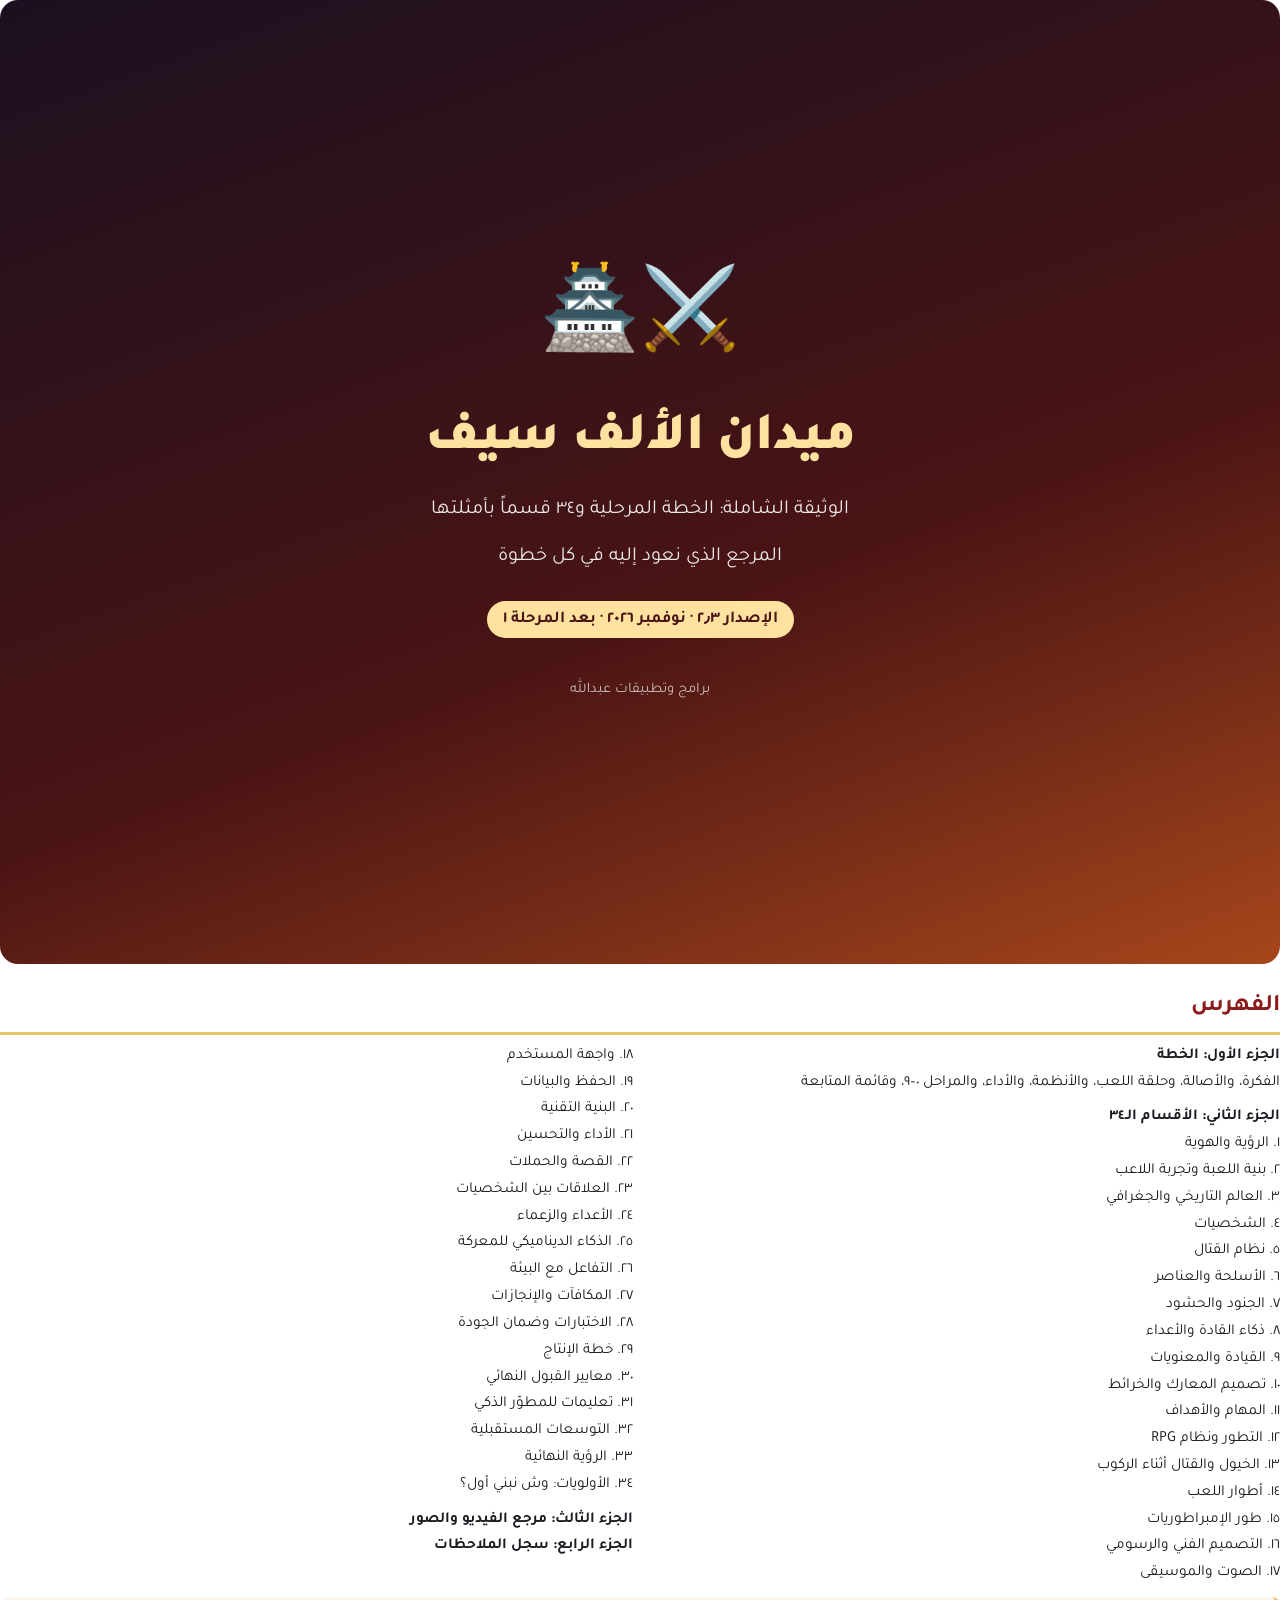
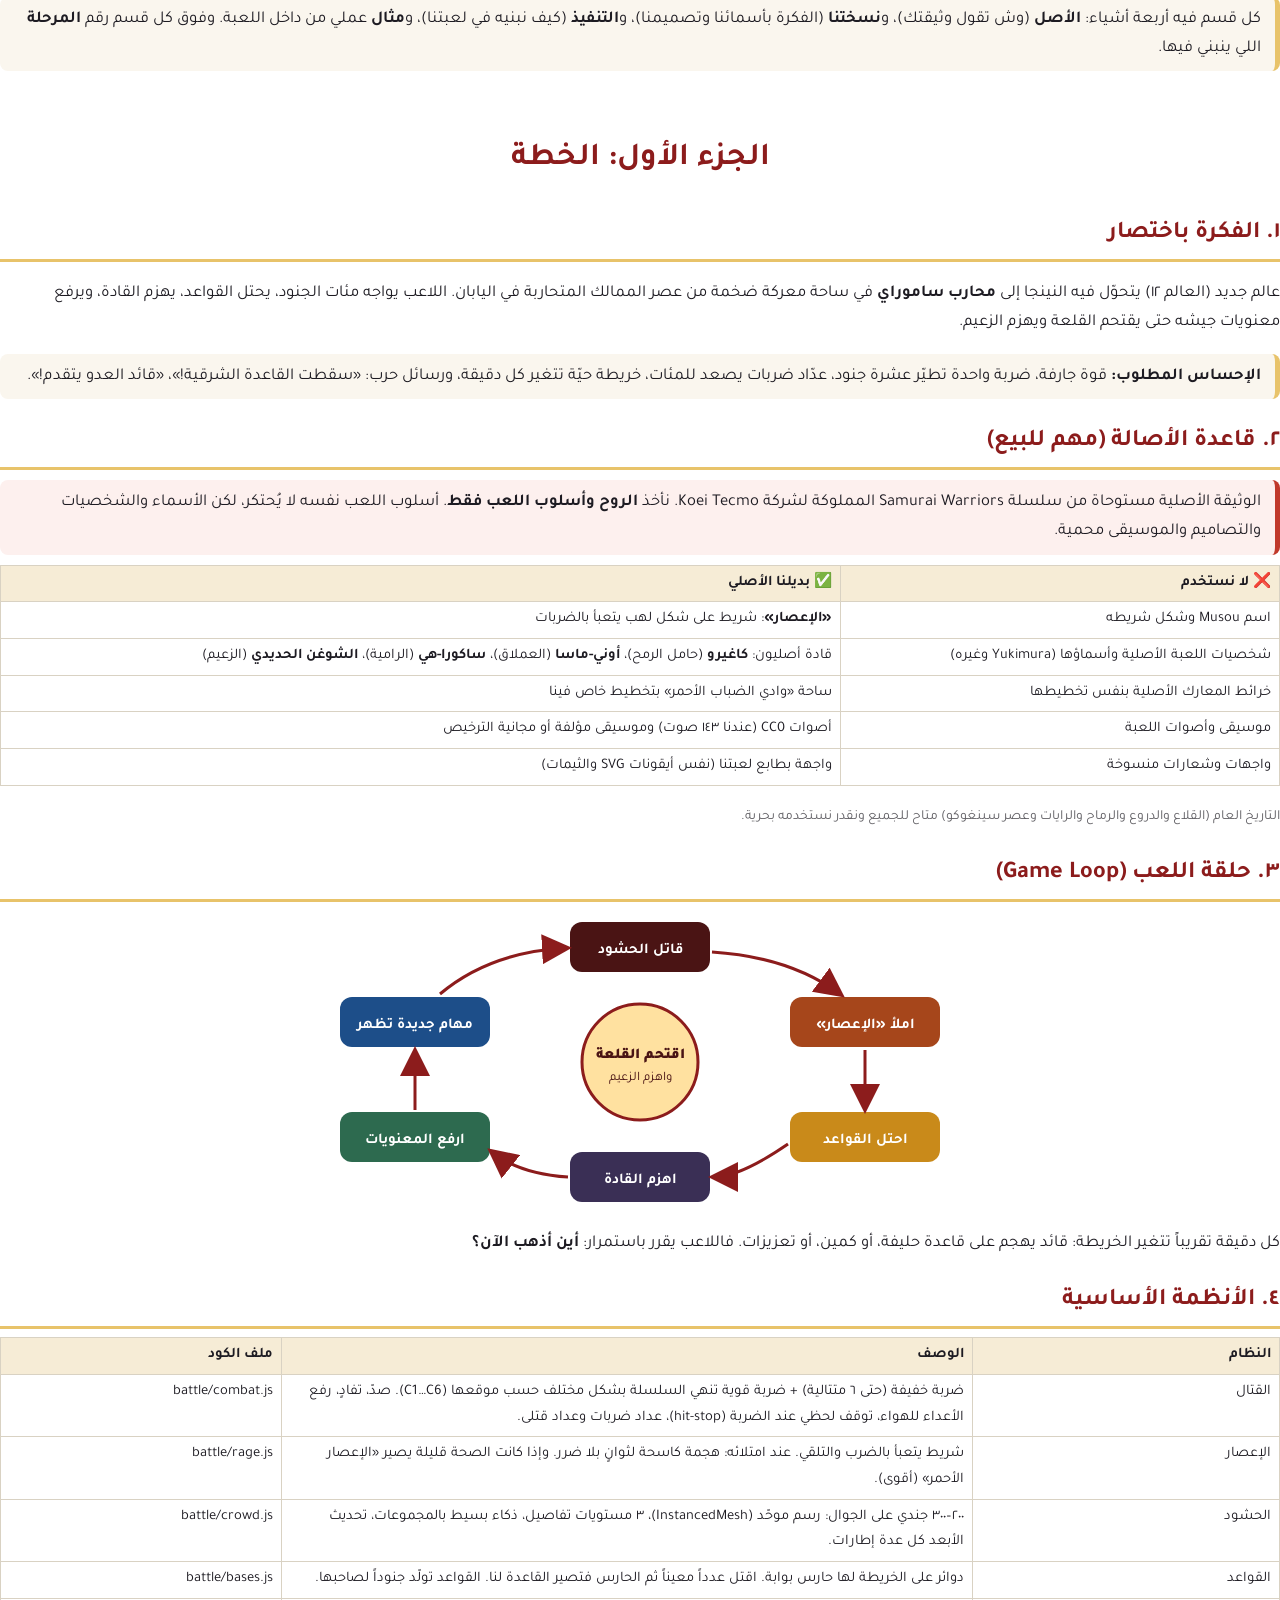
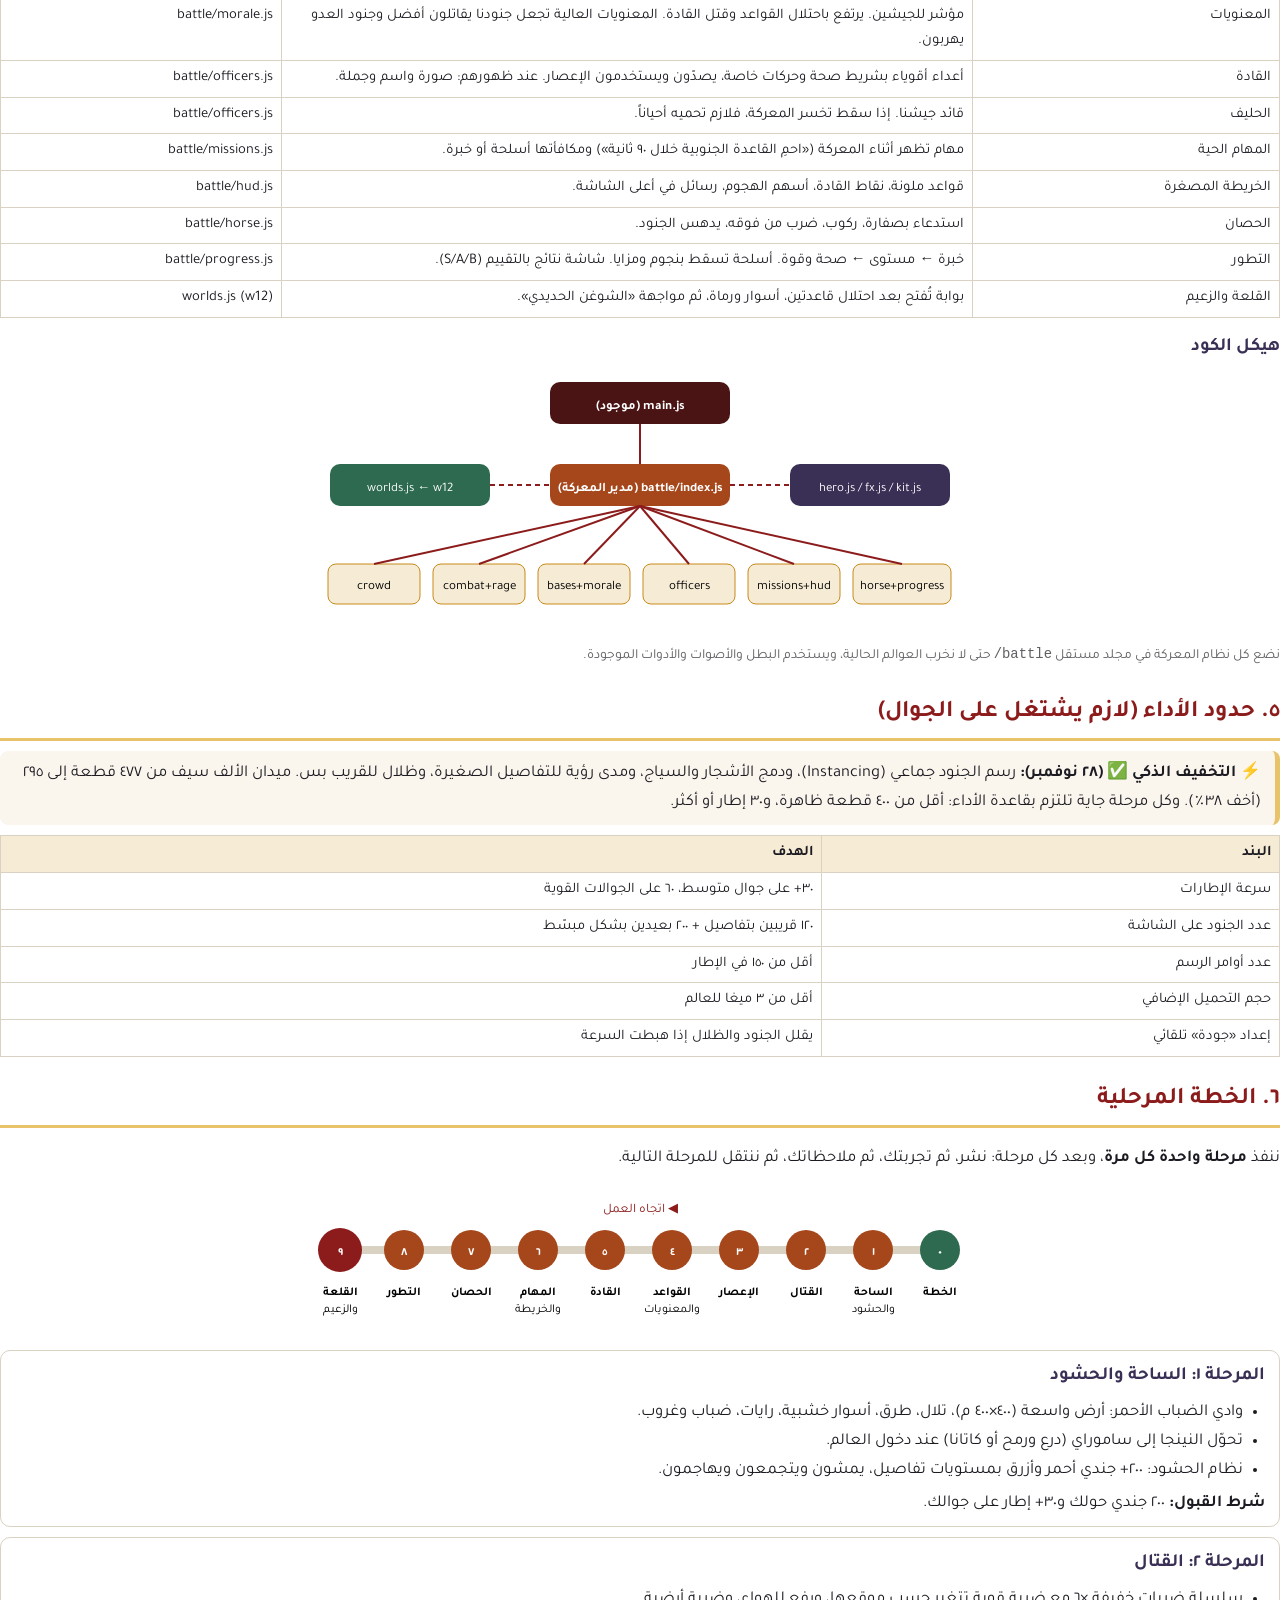
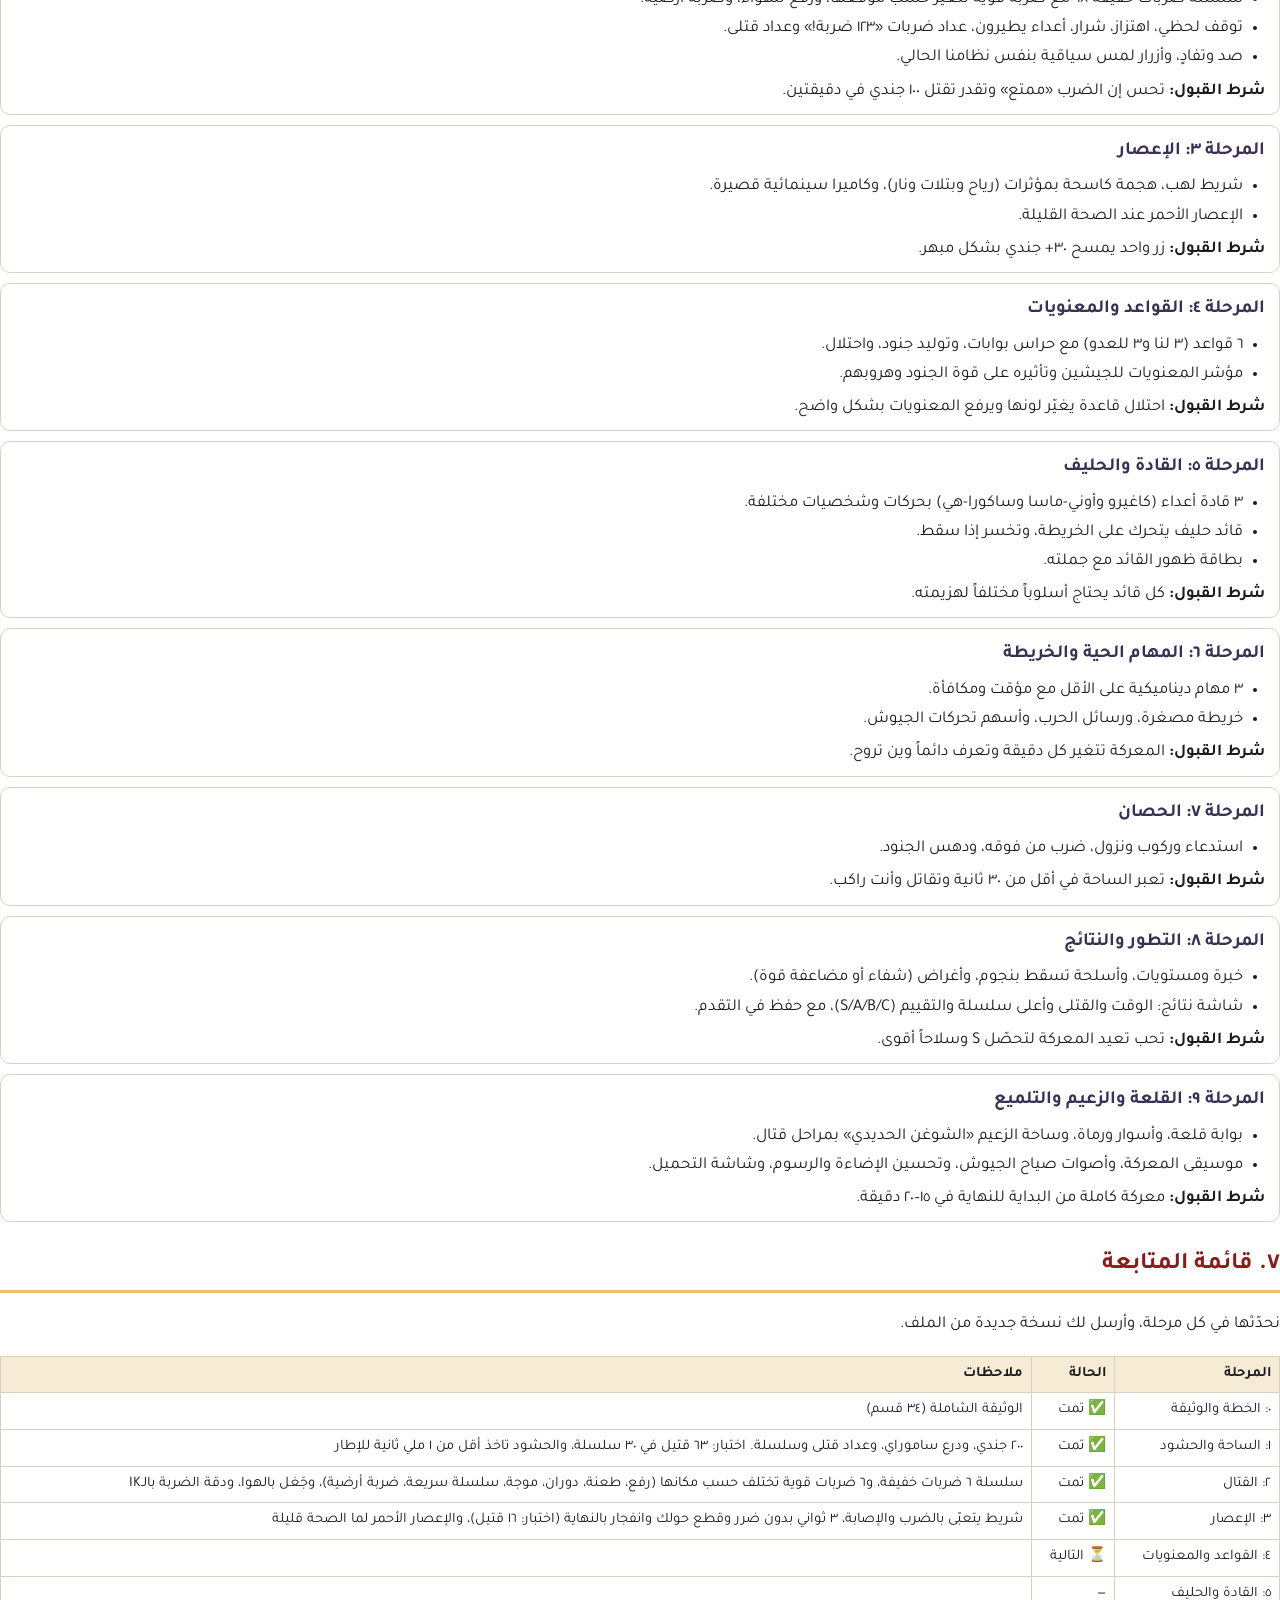
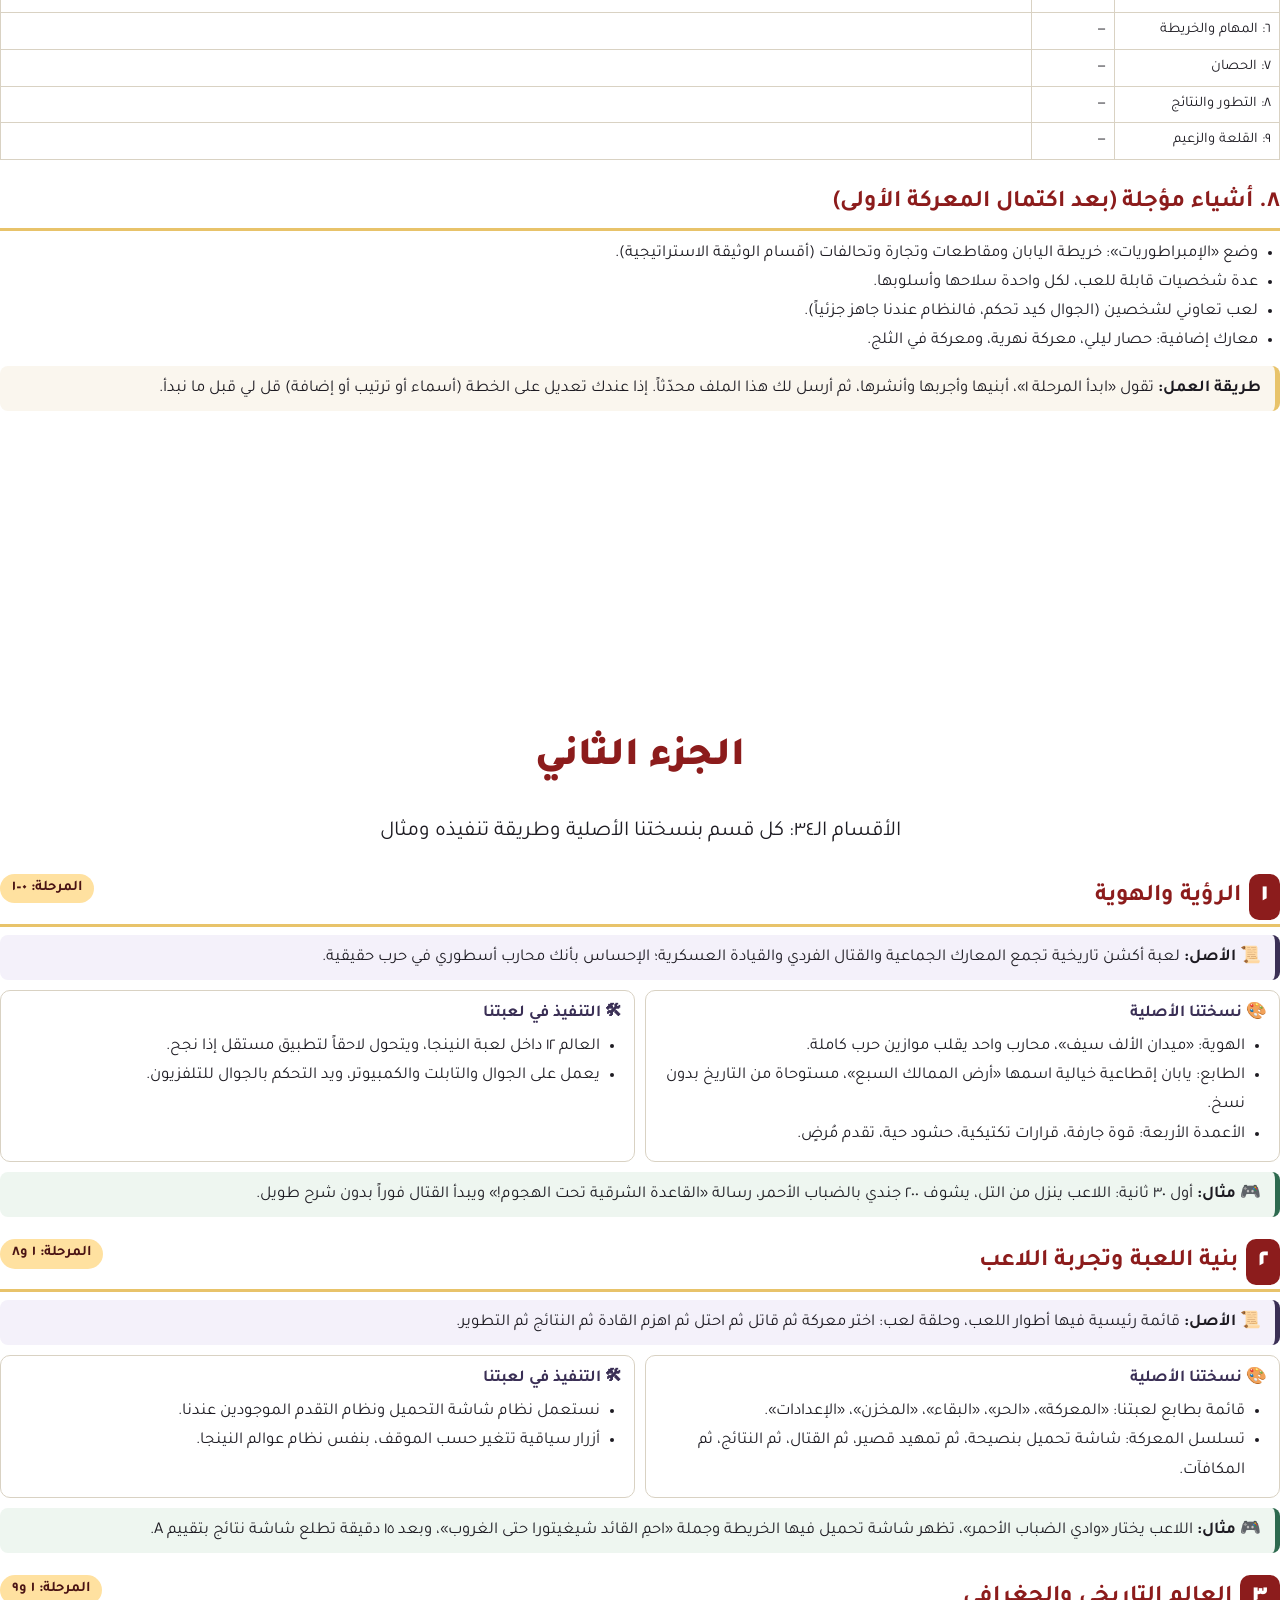
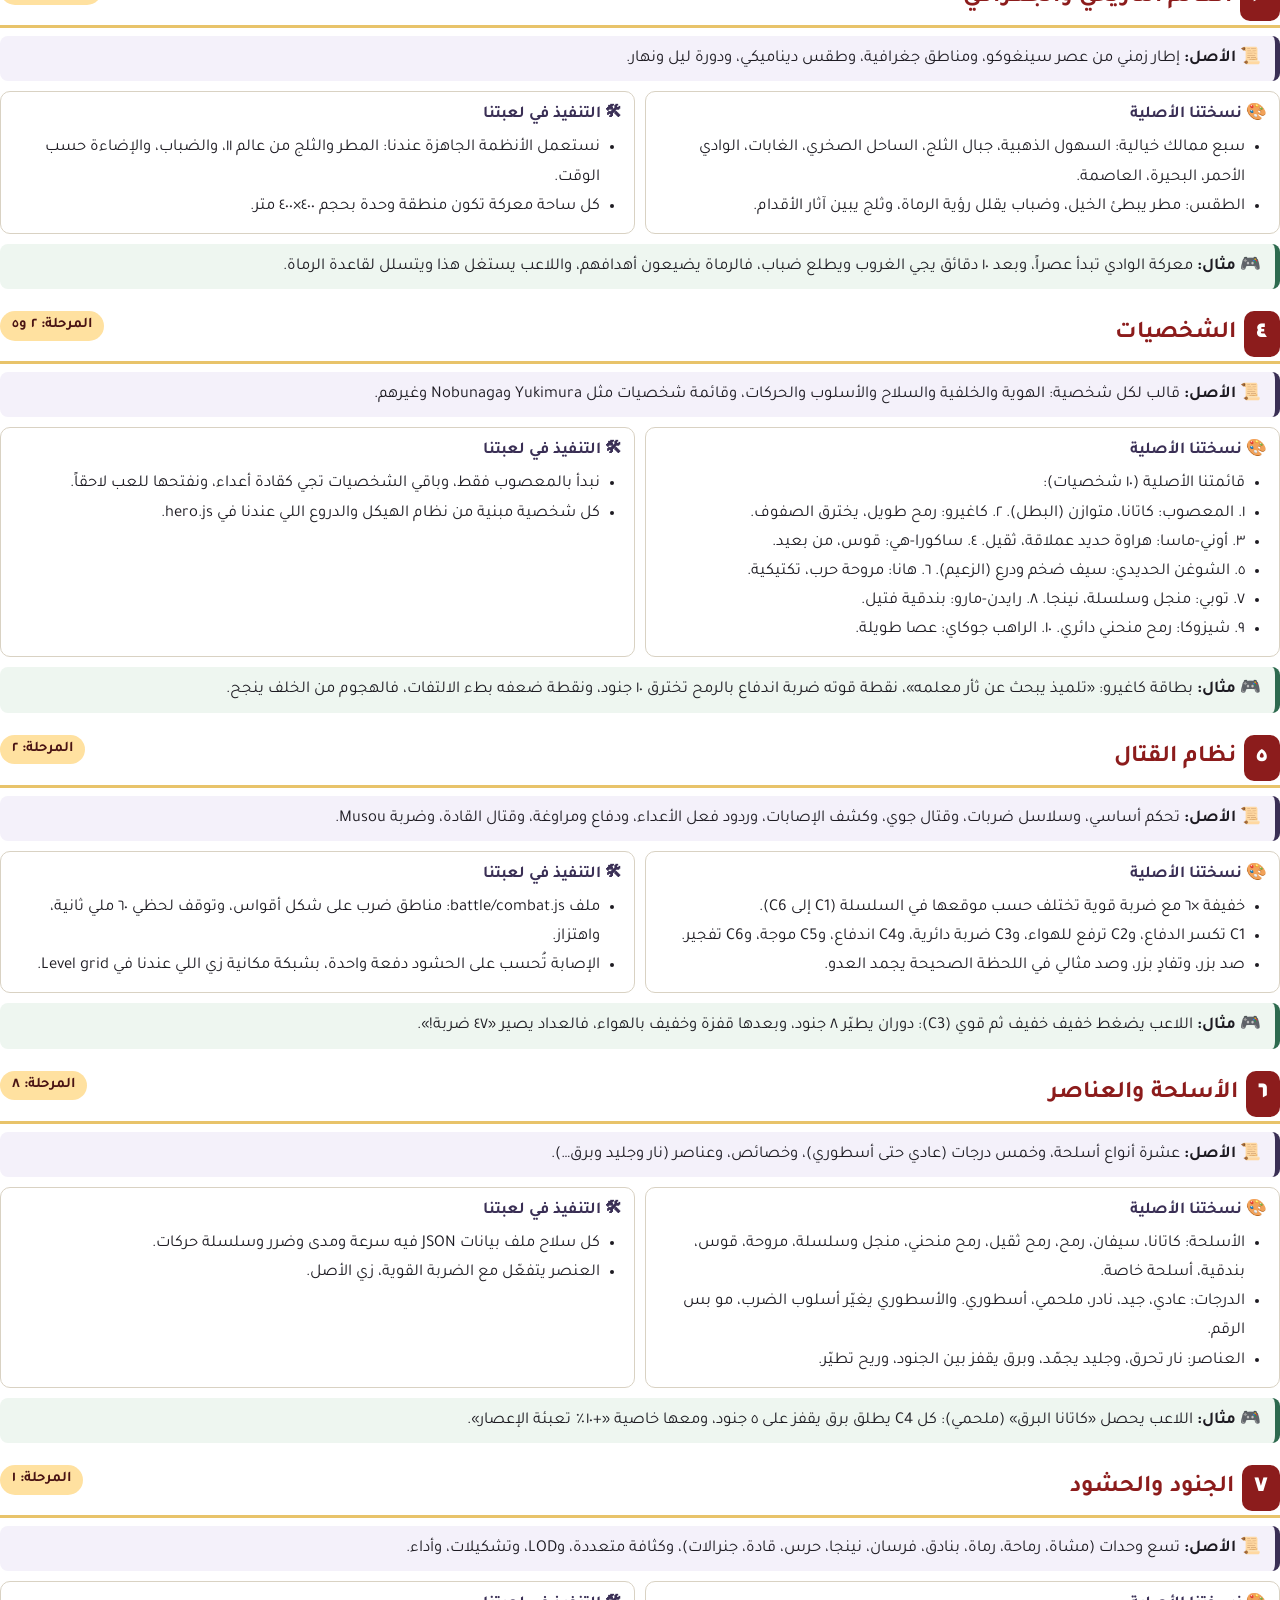
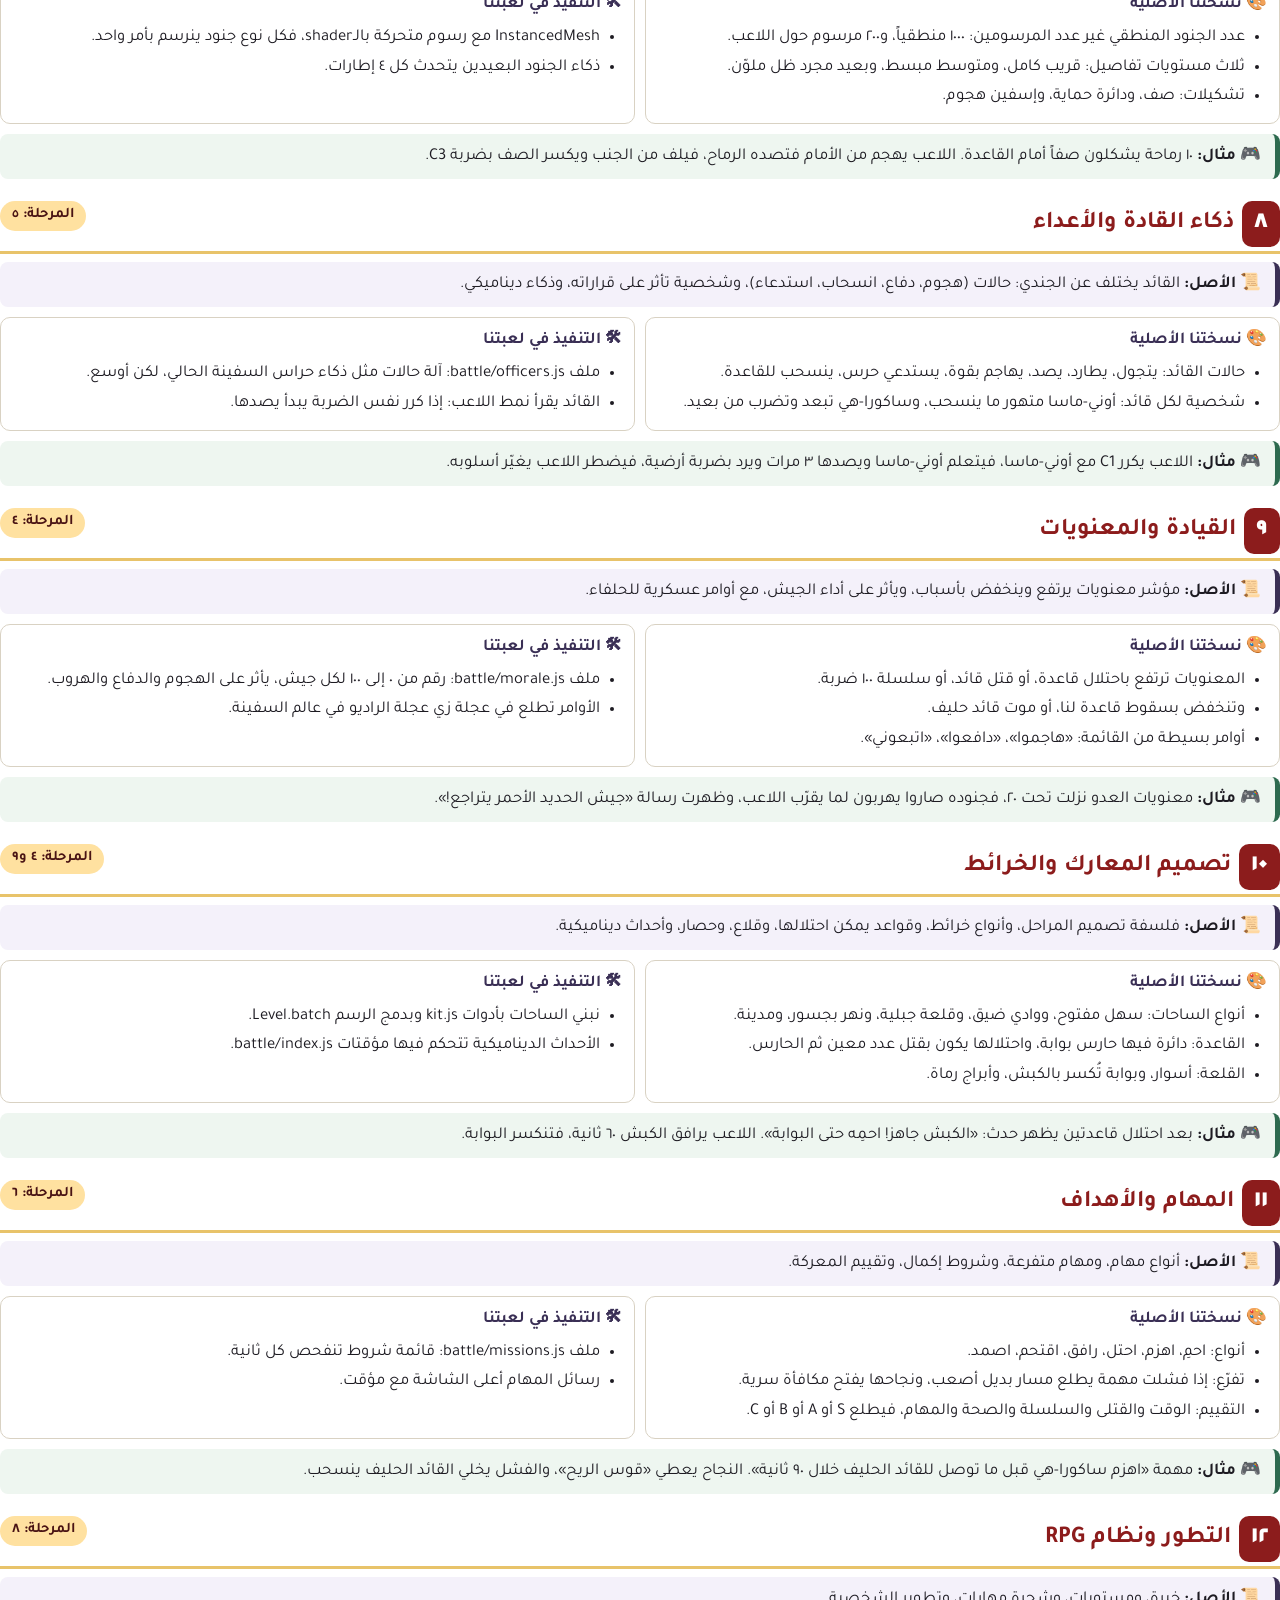
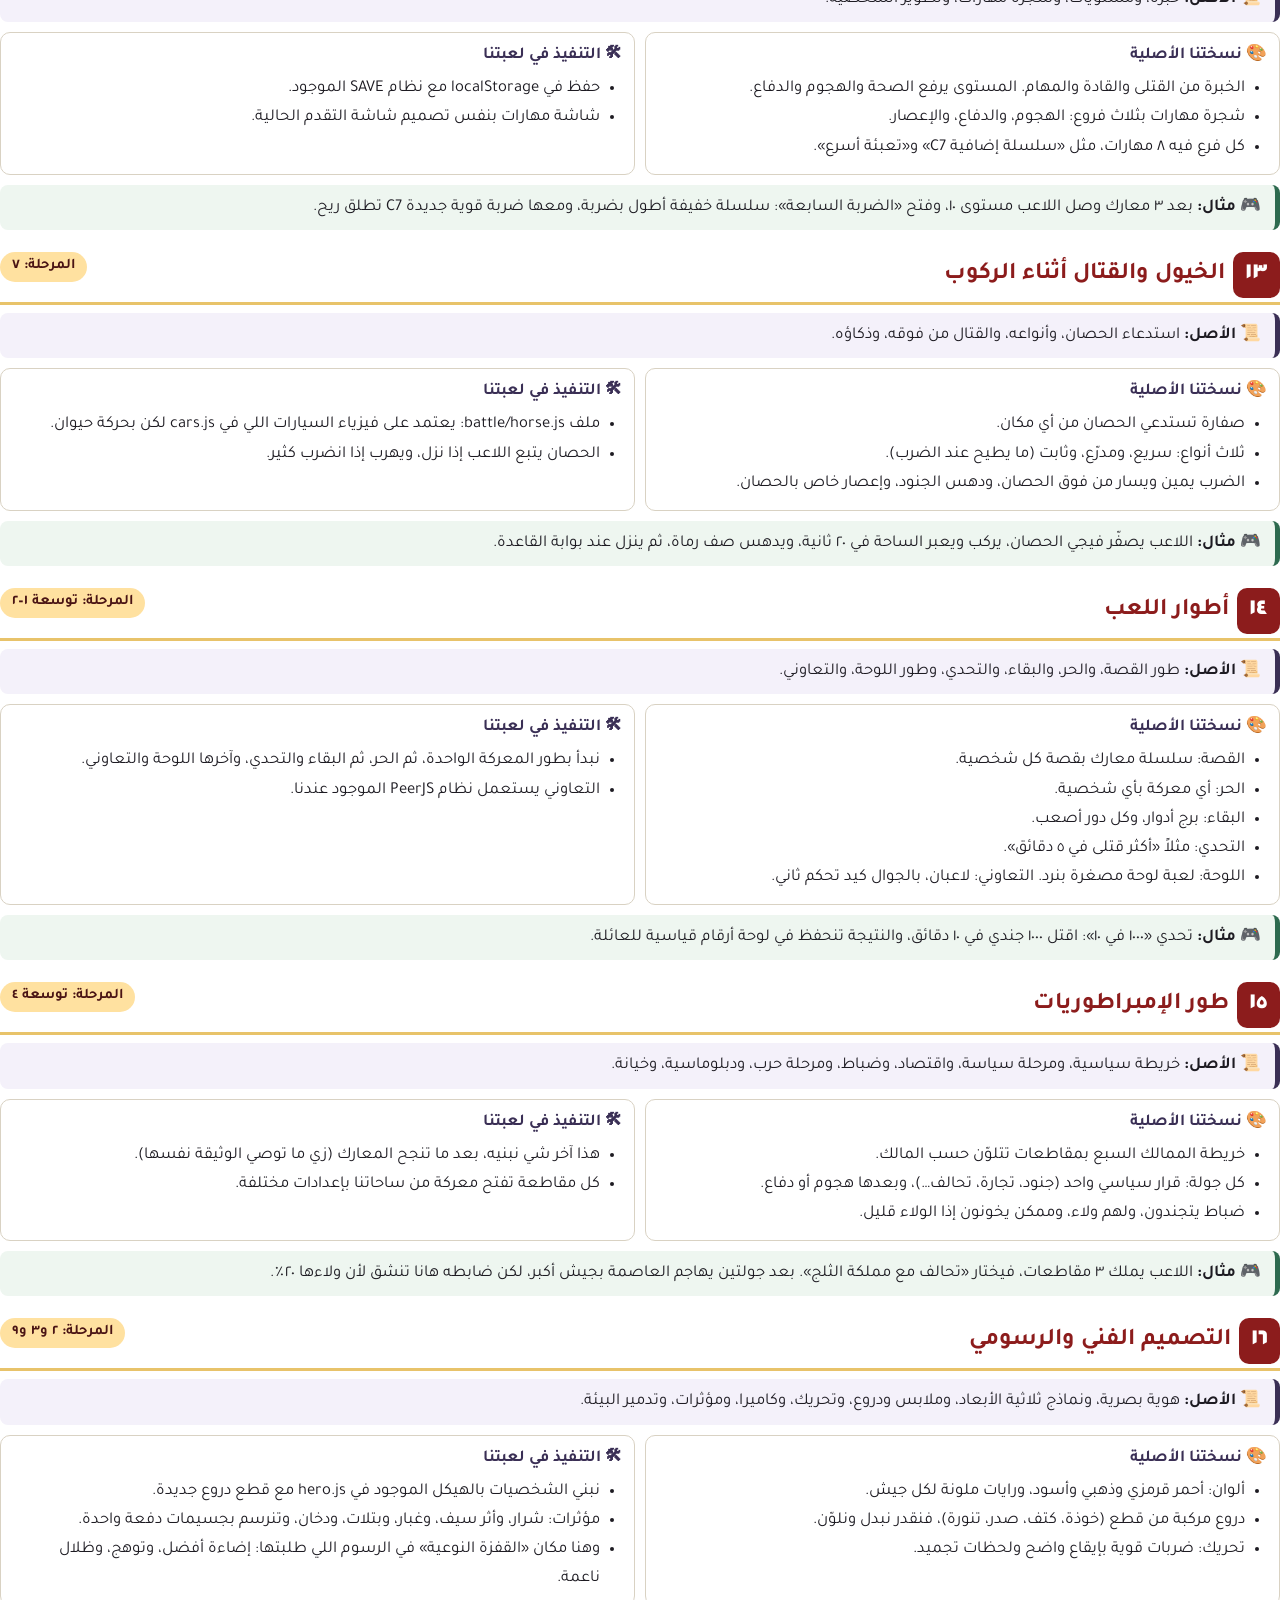
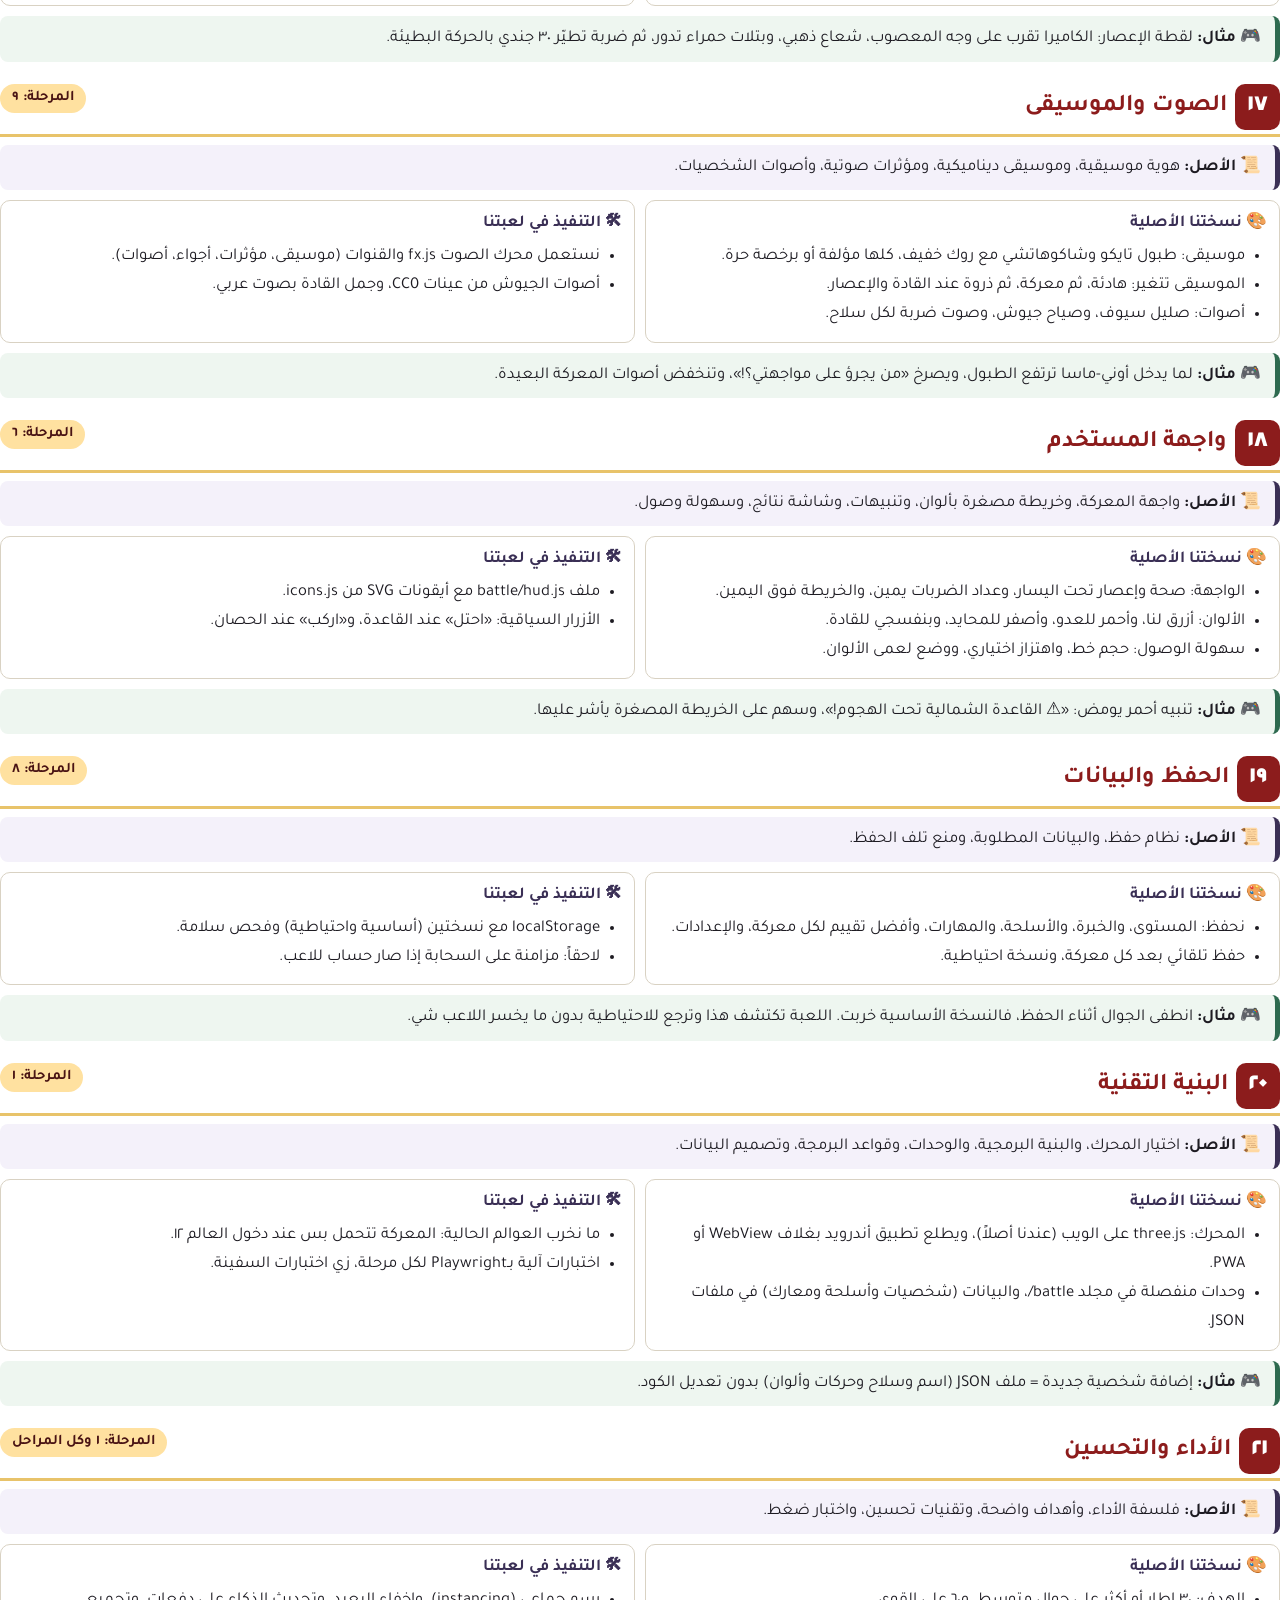
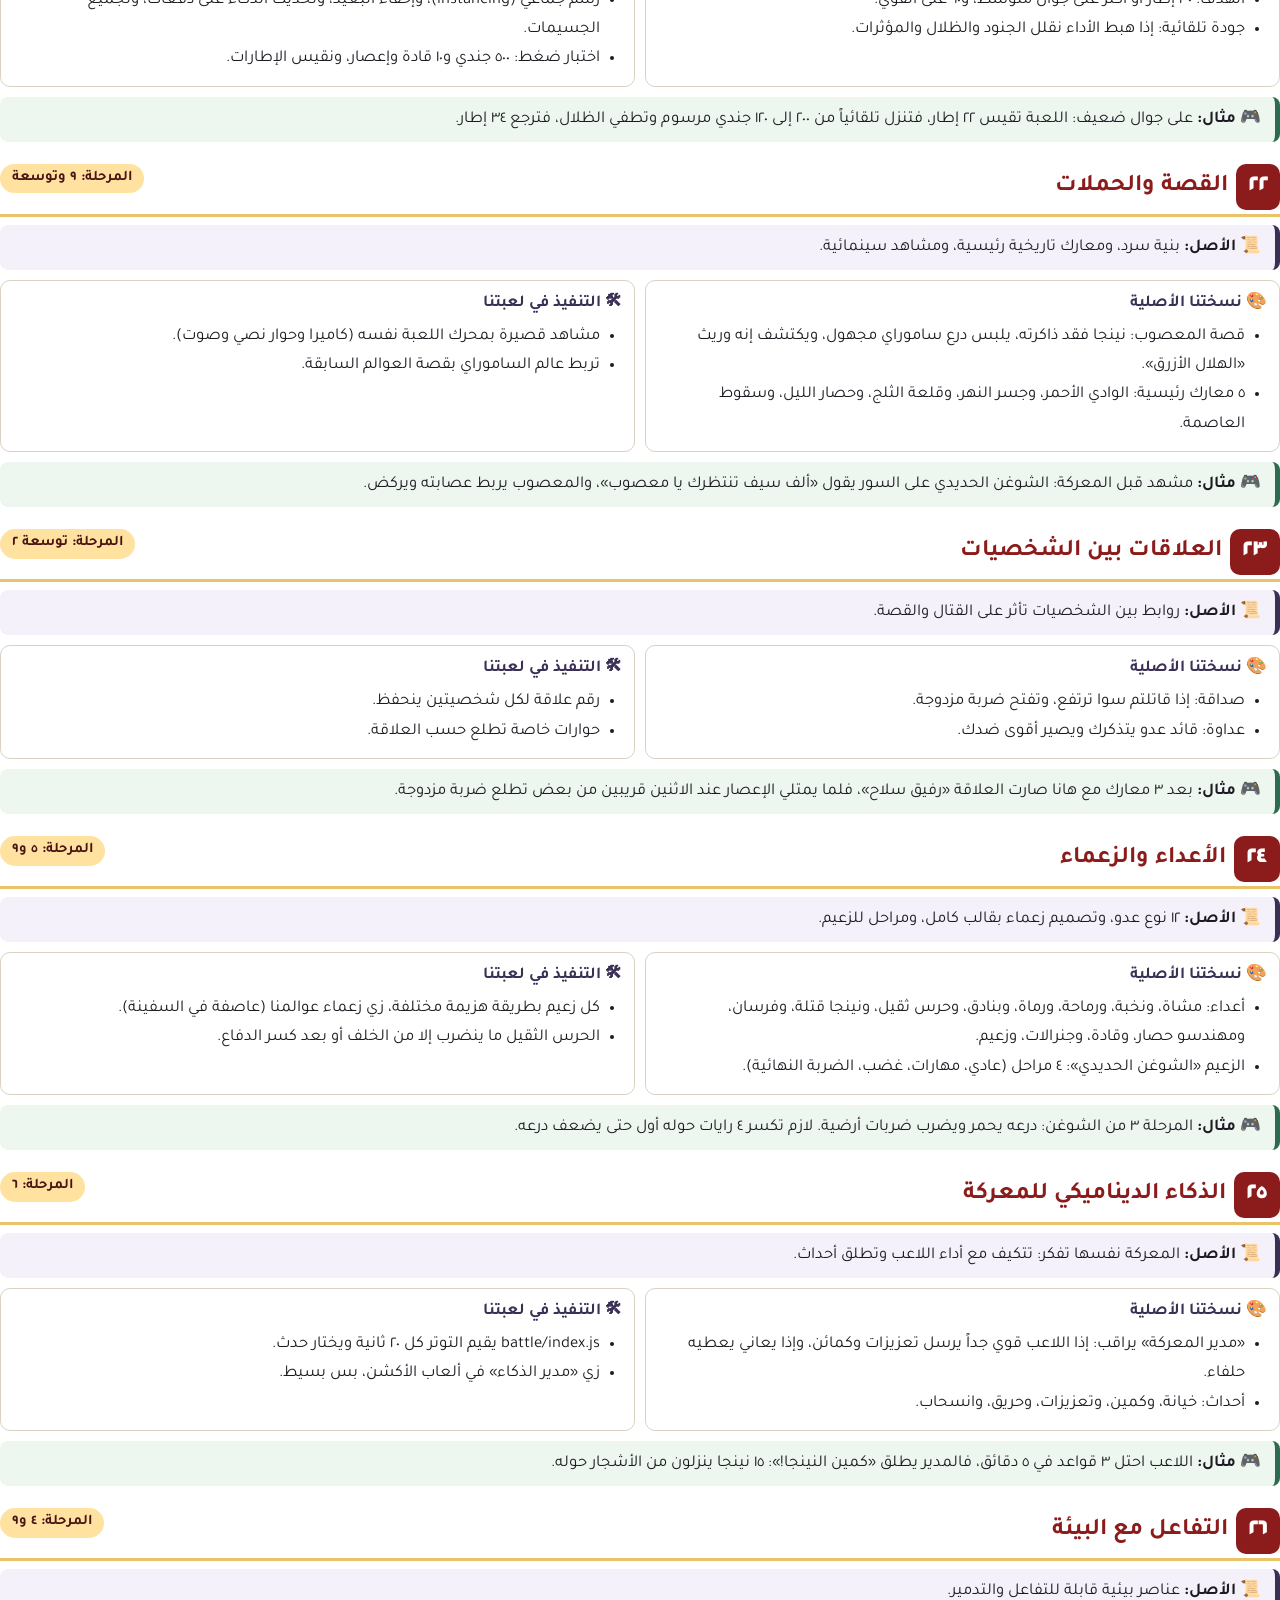
<file: docs/samurai-master-plan.html>
<!doctype html>
<html lang="ar" dir="rtl"><head><meta charset="utf-8">
<title>الخطة الشاملة: ميدان الألف سيف</title>
<link href="https://fonts.googleapis.com/css2?family=Tajawal:wght@400;500;700;900&display=swap" rel="stylesheet">
<style>
@page{size:A4;margin:16mm 14mm}
*{box-sizing:border-box}
body{font-family:Tajawal,sans-serif;color:#1d1b22;font-size:12.5pt;line-height:1.75;margin:0}
h1{font-size:30pt;margin:0;font-weight:900;color:#8c1c1c}
h2{font-size:18pt;margin:22px 0 8px;color:#8c1c1c;border-bottom:3px solid #e8c36a;padding-bottom:4px;page-break-after:avoid}
h3{font-size:14pt;margin:14px 0 4px;color:#3a2f55}
.cover{height:255mm;display:flex;flex-direction:column;justify-content:center;align-items:center;text-align:center;background:linear-gradient(160deg,#1b1020,#4a1414 60%,#a6461b);color:#fff;border-radius:18px;page-break-after:always;padding:30px}
.cover h1{color:#ffe1a0;font-size:40pt}
.cover p{font-size:15pt;opacity:.9;margin:6px 0}
.tag{display:inline-block;background:#ffe1a0;color:#4a1414;border-radius:999px;padding:4px 16px;font-weight:700;margin-top:20px}
table{width:100%;border-collapse:collapse;margin:8px 0;font-size:11pt;page-break-inside:avoid}
th,td{border:1px solid #d9d2c3;padding:5px 8px;text-align:right;vertical-align:top}
th{background:#f6ecd6}
.box{background:#faf6ee;border-right:5px solid #e8c36a;padding:8px 14px;border-radius:8px;margin:10px 0;page-break-inside:avoid}
.warn{border-color:#c0392b;background:#fdf0ee}
.phase{border:1px solid #d9d2c3;border-radius:10px;padding:8px 14px;margin:10px 0;page-break-inside:avoid}
.phase h3{margin-top:2px}
.chk{font-size:11pt}
.chk li{list-style:none}
.chk li:before{content:"☐ ";color:#8c1c1c}
svg{display:block;margin:10px auto;max-width:100%}
.pb{page-break-before:always}
ul{margin:4px 0;padding-right:22px}
small{opacity:.7}
</style><style>
.sec{page-break-before:always}
.sec .num{display:inline-block;background:#8c1c1c;color:#fff;border-radius:10px;padding:2px 12px;font-weight:900;margin-left:8px}
.grid2{display:grid;grid-template-columns:1fr 1fr;gap:10px}
.card{border:1px solid #d9d2c3;border-radius:10px;padding:8px 12px;page-break-inside:avoid}
.card h4{margin:0 0 4px;color:#3a2f55;font-size:12.5pt}
.ex{background:#eef6f0;border-right:5px solid #2d6a4f;padding:8px 14px;border-radius:8px;margin:10px 0}
.orig{background:#f4f1fa;border-right:5px solid #3a2f55;padding:8px 14px;border-radius:8px}
.ph{float:left;background:#ffe1a0;color:#4a1414;border-radius:999px;padding:2px 12px;font-weight:700;font-size:11pt}
.toc{columns:2;font-size:11.5pt}.toc div{break-inside:avoid}
.vid{border:2px dashed #a6461b;border-radius:12px;padding:14px;margin:10px 0;min-height:60mm}
</style></head><body><div class="cover">
  <div style="font-size:60pt">⚔️🏯</div>
  <h1>ميدان الألف سيف</h1>
  <p>الوثيقة الشاملة: الخطة المرحلية و٣٤ قسماً بأمثلتها</p>
  <p>المرجع الذي نعود إليه في كل خطوة</p>
  <span class="tag">الإصدار ٢٫٣ · نوفمبر ٢٠٢٦ · بعد المرحلة ١</span>
  <p style="margin-top:40px;font-size:11pt;opacity:.7">برامج وتطبيقات عبدالله</p>
</div><h2>الفهرس</h2><div class="toc"><div><b>الجزء الأول: الخطة</b></div><div>الفكرة، والأصالة، وحلقة اللعب، والأنظمة، والأداء، والمراحل ٠–٩، وقائمة المتابعة</div><div style="margin-top:8px"><b>الجزء الثاني: الأقسام الـ٣٤</b></div><div>١. الرؤية والهوية</div><div>٢. بنية اللعبة وتجربة اللاعب</div><div>٣. العالم التاريخي والجغرافي</div><div>٤. الشخصيات</div><div>٥. نظام القتال</div><div>٦. الأسلحة والعناصر</div><div>٧. الجنود والحشود</div><div>٨. ذكاء القادة والأعداء</div><div>٩. القيادة والمعنويات</div><div>١٠. تصميم المعارك والخرائط</div><div>١١. المهام والأهداف</div><div>١٢. التطور ونظام RPG</div><div>١٣. الخيول والقتال أثناء الركوب</div><div>١٤. أطوار اللعب</div><div>١٥. طور الإمبراطوريات</div><div>١٦. التصميم الفني والرسومي</div><div>١٧. الصوت والموسيقى</div><div>١٨. واجهة المستخدم</div><div>١٩. الحفظ والبيانات</div><div>٢٠. البنية التقنية</div><div>٢١. الأداء والتحسين</div><div>٢٢. القصة والحملات</div><div>٢٣. العلاقات بين الشخصيات</div><div>٢٤. الأعداء والزعماء</div><div>٢٥. الذكاء الديناميكي للمعركة</div><div>٢٦. التفاعل مع البيئة</div><div>٢٧. المكافآت والإنجازات</div><div>٢٨. الاختبارات وضمان الجودة</div><div>٢٩. خطة الإنتاج</div><div>٣٠. معايير القبول النهائي</div><div>٣١. تعليمات للمطوّر الذكي</div><div>٣٢. التوسعات المستقبلية</div><div>٣٣. الرؤية النهائية</div><div>٣٤. الأولويات: وش نبني أول؟</div><div style="margin-top:8px"><b>الجزء الثالث: مرجع الفيديو والصور</b></div><div><b>الجزء الرابع: سجل الملاحظات</b></div></div><div class="box">كل قسم فيه أربعة أشياء: <b>الأصل</b> (وش تقول وثيقتك)، و<b>نسختنا</b> (الفكرة بأسمائنا وتصميمنا)، و<b>التنفيذ</b> (كيف نبنيه في لعبتنا)، و<b>مثال</b> عملي من داخل اللعبة. وفوق كل قسم رقم <b>المرحلة</b> اللي ينبني فيها.</div><h2 class="pb" style="font-size:24pt;border:0;text-align:center;margin-top:60px">الجزء الأول: الخطة</h2>

<h2>١. الفكرة باختصار</h2>
<p>عالم جديد (العالم ١٢) يتحوّل فيه النينجا إلى <b>محارب ساموراي</b> في ساحة معركة ضخمة من عصر الممالك المتحاربة في اليابان. اللاعب يواجه مئات الجنود، يحتل القواعد، يهزم القادة، ويرفع معنويات جيشه حتى يقتحم القلعة ويهزم الزعيم.</p>
<div class="box"><b>الإحساس المطلوب:</b> قوة جارفة، ضربة واحدة تطيّر عشرة جنود، عدّاد ضربات يصعد للمئات، خريطة حيّة تتغير كل دقيقة، ورسائل حرب: «سقطت القاعدة الشرقية!»، «قائد العدو يتقدم!».</div>

<h2>٢. قاعدة الأصالة (مهم للبيع)</h2>
<div class="box warn">
الوثيقة الأصلية مستوحاة من سلسلة Samurai Warriors المملوكة لشركة Koei Tecmo. نأخذ <b>الروح وأسلوب اللعب فقط</b>. أسلوب اللعب نفسه لا يُحتكر، لكن الأسماء والشخصيات والتصاميم والموسيقى محمية.
</div>
<table>
<tr><th>❌ لا نستخدم</th><th>✅ بديلنا الأصلي</th></tr>
<tr><td>اسم Musou وشكل شريطه</td><td><b>«الإعصار»</b>: شريط على شكل لهب يتعبأ بالضربات</td></tr>
<tr><td>شخصيات اللعبة الأصلية وأسماؤها (Yukimura وغيره)</td><td>قادة أصليون: <b>كاغيرو</b> (حامل الرمح)، <b>أوني-ماسا</b> (العملاق)، <b>ساكورا-هي</b> (الرامية)، <b>الشوغن الحديدي</b> (الزعيم)</td></tr>
<tr><td>خرائط المعارك الأصلية بنفس تخطيطها</td><td>ساحة «وادي الضباب الأحمر» بتخطيط خاص فينا</td></tr>
<tr><td>موسيقى وأصوات اللعبة</td><td>أصوات CC0 (عندنا ١٤٣ صوت) وموسيقى مؤلفة أو مجانية الترخيص</td></tr>
<tr><td>واجهات وشعارات منسوخة</td><td>واجهة بطابع لعبتنا (نفس أيقونات SVG والثيمات)</td></tr>
</table>
<p><small>التاريخ العام (القلاع والدروع والرماح والرايات وعصر سينغوكو) متاح للجميع ونقدر نستخدمه بحرية.</small></p>

<h2>٣. حلقة اللعب (Game Loop)</h2>
<svg width="640" height="300" viewBox="0 0 640 300" font-family="Tajawal" font-size="15">
<defs><marker id="a" markerWidth="10" markerHeight="10" refX="8" refY="5" orient="auto"><path d="M0,0 L10,5 L0,10z" fill="#8c1c1c"/></marker></defs>
<g text-anchor="middle">
<rect x="250" y="10" width="140" height="50" rx="12" fill="#4a1414"/><text x="320" y="41" fill="#fff" font-weight="700">قاتل الحشود</text>
<rect x="470" y="85" width="150" height="50" rx="12" fill="#a6461b"/><text x="545" y="116" fill="#fff" font-weight="700">املأ «الإعصار»</text>
<rect x="470" y="200" width="150" height="50" rx="12" fill="#c98a1a"/><text x="545" y="231" fill="#fff" font-weight="700">احتل القواعد</text>
<rect x="250" y="240" width="140" height="50" rx="12" fill="#3a2f55"/><text x="320" y="271" fill="#fff" font-weight="700">اهزم القادة</text>
<rect x="20" y="200" width="150" height="50" rx="12" fill="#2d6a4f"/><text x="95" y="231" fill="#fff" font-weight="700">ارفع المعنويات</text>
<rect x="20" y="85" width="150" height="50" rx="12" fill="#1d4e89"/><text x="95" y="116" fill="#fff" font-weight="700">مهام جديدة تظهر</text>
<circle cx="320" cy="150" r="58" fill="#ffe1a0" stroke="#8c1c1c" stroke-width="3"/><text x="320" y="146" font-weight="900" fill="#4a1414">اقتحم القلعة</text><text x="320" y="168" fill="#4a1414" font-size="13">واهزم الزعيم</text>
</g>
<g stroke="#8c1c1c" stroke-width="3" fill="none" marker-end="url(#a)">
<path d="M392,40 Q470,45 520,82"/><path d="M545,138 L545,196"/><path d="M468,232 Q420,265 394,265"/><path d="M248,265 Q200,262 172,240"/><path d="M95,198 L95,140"/><path d="M120,82 Q170,40 246,36"/>
</g>
</svg>
<p>كل دقيقة تقريباً تتغير الخريطة: قائد يهجم على قاعدة حليفة، أو كمين، أو تعزيزات. فاللاعب يقرر باستمرار: <b>أين أذهب الآن؟</b></p>

<h2 class="pb">٤. الأنظمة الأساسية</h2>
<table>
<tr><th style="width:24%">النظام</th><th>الوصف</th><th style="width:22%">ملف الكود</th></tr>
<tr><td>القتال</td><td>ضربة خفيفة (حتى ٦ متتالية) + ضربة قوية تنهي السلسلة بشكل مختلف حسب موقعها (C1…C6). صدّ، تفادٍ، رفع الأعداء للهواء، توقف لحظي عند الضربة (hit-stop)، عداد ضربات وعداد قتلى.</td><td>battle/combat.js</td></tr>
<tr><td>الإعصار</td><td>شريط يتعبأ بالضرب والتلقي. عند امتلائه: هجمة كاسحة لثوانٍ بلا ضرر. وإذا كانت الصحة قليلة يصير «الإعصار الأحمر» (أقوى).</td><td>battle/rage.js</td></tr>
<tr><td>الحشود</td><td>٢٠٠–٣٠٠ جندي على الجوال: رسم موحّد (InstancedMesh)، ٣ مستويات تفاصيل، ذكاء بسيط بالمجموعات، تحديث الأبعد كل عدة إطارات.</td><td>battle/crowd.js</td></tr>
<tr><td>القواعد</td><td>دوائر على الخريطة لها حارس بوابة. اقتل عدداً معيناً ثم الحارس فتصير القاعدة لنا. القواعد تولّد جنوداً لصاحبها.</td><td>battle/bases.js</td></tr>
<tr><td>المعنويات</td><td>مؤشر للجيشين. يرتفع باحتلال القواعد وقتل القادة. المعنويات العالية تجعل جنودنا يقاتلون أفضل وجنود العدو يهربون.</td><td>battle/morale.js</td></tr>
<tr><td>القادة</td><td>أعداء أقوياء بشريط صحة وحركات خاصة، يصدّون ويستخدمون الإعصار. عند ظهورهم: صورة واسم وجملة.</td><td>battle/officers.js</td></tr>
<tr><td>الحليف</td><td>قائد جيشنا. إذا سقط تخسر المعركة، فلازم تحميه أحياناً.</td><td>battle/officers.js</td></tr>
<tr><td>المهام الحية</td><td>مهام تظهر أثناء المعركة («احمِ القاعدة الجنوبية خلال ٩٠ ثانية») ومكافأتها أسلحة أو خبرة.</td><td>battle/missions.js</td></tr>
<tr><td>الخريطة المصغرة</td><td>قواعد ملونة، نقاط القادة، أسهم الهجوم، رسائل في أعلى الشاشة.</td><td>battle/hud.js</td></tr>
<tr><td>الحصان</td><td>استدعاء بصفارة، ركوب، ضرب من فوقه، يدهس الجنود.</td><td>battle/horse.js</td></tr>
<tr><td>التطور</td><td>خبرة ← مستوى ← صحة وقوة. أسلحة تسقط بنجوم ومزايا. شاشة نتائج بالتقييم (S/A/B).</td><td>battle/progress.js</td></tr>
<tr><td>القلعة والزعيم</td><td>بوابة تُفتح بعد احتلال قاعدتين، أسوار ورماة، ثم مواجهة «الشوغن الحديدي».</td><td>worlds.js (w12)</td></tr>
</table>

<h3>هيكل الكود</h3>
<svg width="640" height="250" viewBox="0 0 640 250" font-family="Tajawal" font-size="13">
<g text-anchor="middle">
<rect x="230" y="8" width="180" height="42" rx="10" fill="#4a1414"/><text x="320" y="35" fill="#fff" font-weight="700">main.js (موجود)</text>
<rect x="230" y="90" width="180" height="42" rx="10" fill="#a6461b"/><text x="320" y="117" fill="#fff" font-weight="700">battle/index.js (مدير المعركة)</text>
<g fill="#f6ecd6" stroke="#c98a1a">
<rect x="8" y="190" width="92" height="40" rx="8"/><rect x="113" y="190" width="92" height="40" rx="8"/><rect x="218" y="190" width="92" height="40" rx="8"/><rect x="323" y="190" width="92" height="40" rx="8"/><rect x="428" y="190" width="92" height="40" rx="8"/><rect x="533" y="190" width="98" height="40" rx="8"/>
</g>
<text x="54" y="215">crowd</text><text x="159" y="215">combat+rage</text><text x="264" y="215">bases+morale</text><text x="369" y="215">officers</text><text x="474" y="215">missions+hud</text><text x="582" y="215">horse+progress</text>
<rect x="470" y="90" width="160" height="42" rx="10" fill="#3a2f55"/><text x="550" y="117" fill="#fff">hero.js / fx.js / kit.js</text>
<rect x="10" y="90" width="160" height="42" rx="10" fill="#2d6a4f"/><text x="90" y="117" fill="#fff">worlds.js ← w12</text>
</g>
<g stroke="#8c1c1c" stroke-width="2"><line x1="320" y1="50" x2="320" y2="90"/><line x1="320" y1="132" x2="54" y2="190"/><line x1="320" y1="132" x2="159" y2="190"/><line x1="320" y1="132" x2="264" y2="190"/><line x1="320" y1="132" x2="369" y2="190"/><line x1="320" y1="132" x2="474" y2="190"/><line x1="320" y1="132" x2="582" y2="190"/><line x1="410" y1="111" x2="470" y2="111" stroke-dasharray="5 4"/><line x1="170" y1="111" x2="230" y2="111" stroke-dasharray="5 4"/></g>
</svg>
<p><small>نضع كل نظام المعركة في مجلد مستقل <code>battle/</code> حتى لا نخرب العوالم الحالية، ويستخدم البطل والأصوات والأدوات الموجودة.</small></p>

<h2>٥. حدود الأداء (لازم يشتغل على الجوال)</h2><div class="box"><b>⚡ التخفيف الذكي ✅ (٢٨ نوفمبر):</b> رسم الجنود جماعي (Instancing)، ودمج الأشجار والسياج، ومدى رؤية للتفاصيل الصغيرة، وظلال للقريب بس. ميدان الألف سيف من ٤٧٧ قطعة إلى ٢٩٥ (أخف ٣٨٪). وكل مرحلة جاية تلتزم بقاعدة الأداء: أقل من ٤٠٠ قطعة ظاهرة، و٣٠ إطار أو أكثر.</div>
<table>
<tr><th>البند</th><th>الهدف</th></tr>
<tr><td>سرعة الإطارات</td><td>٣٠+ على جوال متوسط، ٦٠ على الجوالات القوية</td></tr>
<tr><td>عدد الجنود على الشاشة</td><td>١٢٠ قريبين بتفاصيل + ٢٠٠ بعيدين بشكل مبسّط</td></tr>
<tr><td>عدد أوامر الرسم</td><td>أقل من ١٥٠ في الإطار</td></tr>
<tr><td>حجم التحميل الإضافي</td><td>أقل من ٣ ميغا للعالم</td></tr>
<tr><td>إعداد «جودة» تلقائي</td><td>يقلل الجنود والظلال إذا هبطت السرعة</td></tr>
</table>

<h2 class="pb">٦. الخطة المرحلية</h2>
<p>ننفذ <b>مرحلة واحدة كل مرة</b>، وبعد كل مرحلة: نشر، ثم تجربتك، ثم ملاحظاتك، ثم ننتقل للمرحلة التالية.</p>
<svg width="660" height="150" viewBox="0 0 660 150" font-family="Tajawal" font-size="12">
<g text-anchor="middle">
<line x1="30" y1="60" x2="630" y2="60" stroke="#d9d2c3" stroke-width="8" stroke-linecap="round"/>
<g font-weight="700">
<circle cx="630" cy="60" r="20" fill="#2d6a4f"/><text x="630" y="65" fill="#fff">٠</text><text x="630" y="105">الخطة</text>
<circle cx="563" cy="60" r="20" fill="#a6461b"/><text x="563" y="65" fill="#fff">١</text><text x="563" y="105">الساحة</text><text x="563" y="122" font-weight="400">والحشود</text>
<circle cx="496" cy="60" r="20" fill="#a6461b"/><text x="496" y="65" fill="#fff">٢</text><text x="496" y="105">القتال</text>
<circle cx="429" cy="60" r="20" fill="#a6461b"/><text x="429" y="65" fill="#fff">٣</text><text x="429" y="105">الإعصار</text>
<circle cx="362" cy="60" r="20" fill="#a6461b"/><text x="362" y="65" fill="#fff">٤</text><text x="362" y="105">القواعد</text><text x="362" y="122" font-weight="400">والمعنويات</text>
<circle cx="295" cy="60" r="20" fill="#a6461b"/><text x="295" y="65" fill="#fff">٥</text><text x="295" y="105">القادة</text>
<circle cx="228" cy="60" r="20" fill="#a6461b"/><text x="228" y="65" fill="#fff">٦</text><text x="228" y="105">المهام</text><text x="228" y="122" font-weight="400">والخريطة</text>
<circle cx="161" cy="60" r="20" fill="#a6461b"/><text x="161" y="65" fill="#fff">٧</text><text x="161" y="105">الحصان</text>
<circle cx="94" cy="60" r="20" fill="#a6461b"/><text x="94" y="65" fill="#fff">٨</text><text x="94" y="105">التطور</text>
<circle cx="30" cy="60" r="22" fill="#8c1c1c"/><text x="30" y="65" fill="#fff">٩</text><text x="30" y="105">القلعة</text><text x="30" y="122" font-weight="400">والزعيم</text>
</g>
<text x="330" y="22" font-size="13" fill="#8c1c1c">◀ اتجاه العمل</text>
</g>
</svg>

<div class="phase"><h3>المرحلة ١: الساحة والحشود</h3>
<ul><li>وادي الضباب الأحمر: أرض واسعة (٤٠٠×٤٠٠ م)، تلال، طرق، أسوار خشبية، رايات، ضباب وغروب.</li>
<li>تحوّل النينجا إلى ساموراي (درع ورمح أو كاتانا) عند دخول العالم.</li>
<li>نظام الحشود: ٢٠٠+ جندي أحمر وأزرق بمستويات تفاصيل، يمشون ويتجمعون ويهاجمون.</li></ul>
<b>شرط القبول:</b> ٢٠٠ جندي حولك و٣٠+ إطار على جوالك.</div>

<div class="phase"><h3>المرحلة ٢: القتال</h3>
<ul><li>سلسلة ضربات خفيفة ×٦ مع ضربة قوية تتغير حسب موقعها، ورفع للهواء، وضربة أرضية.</li>
<li>توقف لحظي، اهتزاز، شرار، أعداء يطيرون، عداد ضربات «١٢٣ ضربة!» وعداد قتلى.</li>
<li>صد وتفادٍ، وأزرار لمس سياقية بنفس نظامنا الحالي.</li></ul>
<b>شرط القبول:</b> تحس إن الضرب «ممتع» وتقدر تقتل ١٠٠ جندي في دقيقتين.</div>

<div class="phase"><h3>المرحلة ٣: الإعصار</h3>
<ul><li>شريط لهب، هجمة كاسحة بمؤثرات (رياح وبتلات ونار)، وكاميرا سينمائية قصيرة.</li>
<li>الإعصار الأحمر عند الصحة القليلة.</li></ul>
<b>شرط القبول:</b> زر واحد يمسح ٣٠+ جندي بشكل مبهر.</div>

<div class="phase"><h3>المرحلة ٤: القواعد والمعنويات</h3>
<ul><li>٦ قواعد (٣ لنا و٣ للعدو) مع حراس بوابات، وتوليد جنود، واحتلال.</li>
<li>مؤشر المعنويات للجيشين وتأثيره على قوة الجنود وهروبهم.</li></ul>
<b>شرط القبول:</b> احتلال قاعدة يغيّر لونها ويرفع المعنويات بشكل واضح.</div>

<div class="phase"><h3>المرحلة ٥: القادة والحليف</h3>
<ul><li>٣ قادة أعداء (كاغيرو وأوني-ماسا وساكورا-هي) بحركات وشخصيات مختلفة.</li>
<li>قائد حليف يتحرك على الخريطة، وتخسر إذا سقط.</li>
<li>بطاقة ظهور القائد مع جملته.</li></ul>
<b>شرط القبول:</b> كل قائد يحتاج أسلوباً مختلفاً لهزيمته.</div>

<div class="phase"><h3>المرحلة ٦: المهام الحية والخريطة</h3>
<ul><li>٣ مهام ديناميكية على الأقل مع مؤقت ومكافأة.</li>
<li>خريطة مصغرة، ورسائل الحرب، وأسهم تحركات الجيوش.</li></ul>
<b>شرط القبول:</b> المعركة تتغير كل دقيقة وتعرف دائماً وين تروح.</div>

<div class="phase"><h3>المرحلة ٧: الحصان</h3>
<ul><li>استدعاء وركوب ونزول، ضرب من فوقه، ودهس الجنود.</li></ul>
<b>شرط القبول:</b> تعبر الساحة في أقل من ٣٠ ثانية وتقاتل وأنت راكب.</div>

<div class="phase"><h3>المرحلة ٨: التطور والنتائج</h3>
<ul><li>خبرة ومستويات، وأسلحة تسقط بنجوم، وأغراض (شفاء أو مضاعفة قوة).</li>
<li>شاشة نتائج: الوقت والقتلى وأعلى سلسلة والتقييم (S/A/B/C)، مع حفظ في التقدم.</li></ul>
<b>شرط القبول:</b> تحب تعيد المعركة لتحصّل S وسلاحاً أقوى.</div>

<div class="phase"><h3>المرحلة ٩: القلعة والزعيم والتلميع</h3>
<ul><li>بوابة قلعة، وأسوار ورماة، وساحة الزعيم «الشوغن الحديدي» بمراحل قتال.</li>
<li>موسيقى المعركة، وأصوات صياح الجيوش، وتحسين الإضاءة والرسوم، وشاشة التحميل.</li></ul>
<b>شرط القبول:</b> معركة كاملة من البداية للنهاية في ١٥–٢٠ دقيقة.</div>

<h2 class="pb">٧. قائمة المتابعة</h2>
<p>نحدّثها في كل مرحلة، وأرسل لك نسخة جديدة من الملف.</p>
<table class="chk">
<tr><th>المرحلة</th><th>الحالة</th><th>ملاحظات</th></tr>
<tr><td>٠: الخطة والوثيقة</td><td>✅ تمت</td><td>الوثيقة الشاملة (٣٤ قسم)</td></tr>
<tr><td>١: الساحة والحشود</td><td>✅ تمت</td><td>٢٠٠ جندي، ودرع ساموراي، وعداد قتلى وسلسلة. اختبار: ٦٣ قتيل في ٣٠ سلسلة، والحشود تاخذ أقل من ١ ملي ثانية للإطار</td></tr>
<tr><td>٢: القتال</td><td>✅ تمت</td><td>سلسلة ٦ ضربات خفيفة، و٦ ضربات قوية تختلف حسب مكانها (رفع، طعنة، دوران، موجة، سلسلة سريعة، ضربة أرضية)، وجَغل بالهوا، ودقة الضربة بالـIK</td></tr>
<tr><td>٣: الإعصار</td><td>✅ تمت</td><td>شريط يتعبّى بالضرب والإصابة، ٣ ثواني بدون ضرر وقطع حولك وانفجار بالنهاية (اختبار: ١٦ قتيل)، والإعصار الأحمر لما الصحة قليلة</td></tr>
<tr><td>٤: القواعد والمعنويات</td><td>⏳ التالية</td><td></td></tr>
<tr><td>٥: القادة والحليف</td><td>—</td><td></td></tr>
<tr><td>٦: المهام والخريطة</td><td>—</td><td></td></tr>
<tr><td>٧: الحصان</td><td>—</td><td></td></tr>
<tr><td>٨: التطور والنتائج</td><td>—</td><td></td></tr>
<tr><td>٩: القلعة والزعيم</td><td>—</td><td></td></tr>
</table>

<h2>٨. أشياء مؤجلة (بعد اكتمال المعركة الأولى)</h2>
<ul><li>وضع «الإمبراطوريات»: خريطة اليابان ومقاطعات وتجارة وتحالفات (أقسام الوثيقة الاستراتيجية).</li>
<li>عدة شخصيات قابلة للعب، لكل واحدة سلاحها وأسلوبها.</li>
<li>لعب تعاوني لشخصين (الجوال كيد تحكم، فالنظام عندنا جاهز جزئياً).</li>
<li>معارك إضافية: حصار ليلي، معركة نهرية، ومعركة في الثلج.</li></ul>

<div class="box"><b>طريقة العمل:</b> تقول «ابدأ المرحلة ١»، أبنيها وأجربها وأنشرها، ثم أرسل لك هذا الملف محدّثاً. إذا عندك تعديل على الخطة (أسماء أو ترتيب أو إضافة) قل لي قبل ما نبدأ.</div><div class="sec" style="text-align:center;padding-top:80mm"><h1>الجزء الثاني</h1><p style="font-size:16pt">الأقسام الـ٣٤: كل قسم بنسختنا الأصلية وطريقة تنفيذه ومثال</p></div><div class="sec"><h2><span class="num">١</span>الرؤية والهوية <span class="ph">المرحلة: ٠–١</span></h2>
<div class="orig"><b>📜 الأصل:</b> لعبة أكشن تاريخية تجمع المعارك الجماعية والقتال الفردي والقيادة العسكرية؛ الإحساس بأنك محارب أسطوري في حرب حقيقية.</div>
<div class="grid2" style="margin-top:10px"><div class="card"><h4>🎨 نسختنا الأصلية</h4><ul><li>الهوية: «ميدان الألف سيف»، محارب واحد يقلب موازين حرب كاملة.</li><li>الطابع: يابان إقطاعية خيالية اسمها «أرض الممالك السبع»، مستوحاة من التاريخ بدون نسخ.</li><li>الأعمدة الأربعة: قوة جارفة، قرارات تكتيكية، حشود حية، تقدم مُرضٍ.</li></ul></div><div class="card"><h4>🛠 التنفيذ في لعبتنا</h4><ul><li>العالم ١٢ داخل لعبة النينجا، ويتحول لاحقاً لتطبيق مستقل إذا نجح.</li><li>يعمل على الجوال والتابلت والكمبيوتر، ويد التحكم بالجوال للتلفزيون.</li></ul></div></div>
<div class="ex"><b>🎮 مثال:</b> أول ٣٠ ثانية: اللاعب ينزل من التل، يشوف ٢٠٠ جندي بالضباب الأحمر، رسالة «القاعدة الشرقية تحت الهجوم!» ويبدأ القتال فوراً بدون شرح طويل.</div></div><div class="sec"><h2><span class="num">٢</span>بنية اللعبة وتجربة اللاعب <span class="ph">المرحلة: ١ و٨</span></h2>
<div class="orig"><b>📜 الأصل:</b> قائمة رئيسية فيها أطوار اللعب، وحلقة لعب: اختر معركة ثم قاتل ثم احتل ثم اهزم القادة ثم النتائج ثم التطوير.</div>
<div class="grid2" style="margin-top:10px"><div class="card"><h4>🎨 نسختنا الأصلية</h4><ul><li>قائمة بطابع لعبتنا: «المعركة»، «الحر»، «البقاء»، «المخزن»، «الإعدادات».</li><li>تسلسل المعركة: شاشة تحميل بنصيحة، ثم تمهيد قصير، ثم القتال، ثم النتائج، ثم المكافآت.</li></ul></div><div class="card"><h4>🛠 التنفيذ في لعبتنا</h4><ul><li>نستعمل نظام شاشة التحميل ونظام التقدم الموجودين عندنا.</li><li>أزرار سياقية تتغير حسب الموقف، بنفس نظام عوالم النينجا.</li></ul></div></div>
<div class="ex"><b>🎮 مثال:</b> اللاعب يختار «وادي الضباب الأحمر»، تظهر شاشة تحميل فيها الخريطة وجملة «احمِ القائد شيغيتورا حتى الغروب»، وبعد ١٥ دقيقة تطلع شاشة نتائج بتقييم A.</div></div><div class="sec"><h2><span class="num">٣</span>العالم التاريخي والجغرافي <span class="ph">المرحلة: ١ و٩</span></h2>
<div class="orig"><b>📜 الأصل:</b> إطار زمني من عصر سينغوكو، ومناطق جغرافية، وطقس ديناميكي، ودورة ليل ونهار.</div>
<div class="grid2" style="margin-top:10px"><div class="card"><h4>🎨 نسختنا الأصلية</h4><ul><li>سبع ممالك خيالية: السهول الذهبية، جبال الثلج، الساحل الصخري، الغابات، الوادي الأحمر، البحيرة، العاصمة.</li><li>الطقس: مطر يبطئ الخيل، وضباب يقلل رؤية الرماة، وثلج يبين آثار الأقدام.</li></ul></div><div class="card"><h4>🛠 التنفيذ في لعبتنا</h4><ul><li>نستعمل الأنظمة الجاهزة عندنا: المطر والثلج من عالم ١١، والضباب، والإضاءة حسب الوقت.</li><li>كل ساحة معركة تكون منطقة وحدة بحجم ٤٠٠×٤٠٠ متر.</li></ul></div></div>
<div class="ex"><b>🎮 مثال:</b> معركة الوادي تبدأ عصراً، وبعد ١٠ دقائق يجي الغروب ويطلع ضباب، فالرماة يضيعون أهدافهم، واللاعب يستغل هذا ويتسلل لقاعدة الرماة.</div></div><div class="sec"><h2><span class="num">٤</span>الشخصيات <span class="ph">المرحلة: ٢ و٥</span></h2>
<div class="orig"><b>📜 الأصل:</b> قالب لكل شخصية: الهوية والخلفية والسلاح والأسلوب والحركات، وقائمة شخصيات مثل Yukimura وNobunaga وغيرهم.</div>
<div class="grid2" style="margin-top:10px"><div class="card"><h4>🎨 نسختنا الأصلية</h4><ul><li>قائمتنا الأصلية (١٠ شخصيات):</li><li>١. المعصوب: كاتانا، متوازن (البطل). ٢. كاغيرو: رمح طويل، يخترق الصفوف.</li><li>٣. أوني-ماسا: هراوة حديد عملاقة، ثقيل. ٤. ساكورا-هي: قوس، من بعيد.</li><li>٥. الشوغن الحديدي: سيف ضخم ودرع (الزعيم). ٦. هانا: مروحة حرب، تكتيكية.</li><li>٧. توبي: منجل وسلسلة، نينجا. ٨. رايدن-مارو: بندقية فتيل.</li><li>٩. شيزوكا: رمح منحني دائري. ١٠. الراهب جوكاي: عصا طويلة.</li></ul></div><div class="card"><h4>🛠 التنفيذ في لعبتنا</h4><ul><li>نبدأ بالمعصوب فقط، وباقي الشخصيات تجي كقادة أعداء، ونفتحها للعب لاحقاً.</li><li>كل شخصية مبنية من نظام الهيكل والدروع اللي عندنا في hero.js.</li></ul></div></div>
<div class="ex"><b>🎮 مثال:</b> بطاقة كاغيرو: «تلميذ يبحث عن ثأر معلمه»، نقطة قوته ضربة اندفاع بالرمح تخترق ١٠ جنود، ونقطة ضعفه بطء الالتفات، فالهجوم من الخلف ينجح.</div></div><div class="sec"><h2><span class="num">٥</span>نظام القتال <span class="ph">المرحلة: ٢</span></h2>
<div class="orig"><b>📜 الأصل:</b> تحكم أساسي، وسلاسل ضربات، وقتال جوي، وكشف الإصابات، وردود فعل الأعداء، ودفاع ومراوغة، وقتال القادة، وضربة Musou.</div>
<div class="grid2" style="margin-top:10px"><div class="card"><h4>🎨 نسختنا الأصلية</h4><ul><li>خفيفة ×٦ مع ضربة قوية تختلف حسب موقعها في السلسلة (C1 إلى C6).</li><li>C1 تكسر الدفاع، وC2 ترفع للهواء، وC3 ضربة دائرية، وC4 اندفاع، وC5 موجة، وC6 تفجير.</li><li>صد بزر، وتفادٍ بزر، وصد مثالي في اللحظة الصحيحة يجمد العدو.</li></ul></div><div class="card"><h4>🛠 التنفيذ في لعبتنا</h4><ul><li>ملف battle/combat.js: مناطق ضرب على شكل أقواس، وتوقف لحظي ٦٠ ملي ثانية، واهتزاز.</li><li>الإصابة تُحسب على الحشود دفعة واحدة، بشبكة مكانية زي اللي عندنا في Level grid.</li></ul></div></div>
<div class="ex"><b>🎮 مثال:</b> اللاعب يضغط خفيف خفيف ثم قوي (C3): دوران يطيّر ٨ جنود، وبعدها قفزة وخفيف بالهواء، فالعداد يصير «٤٧ ضربة!».</div></div><div class="sec"><h2><span class="num">٦</span>الأسلحة والعناصر <span class="ph">المرحلة: ٨</span></h2>
<div class="orig"><b>📜 الأصل:</b> عشرة أنواع أسلحة، وخمس درجات (عادي حتى أسطوري)، وخصائص، وعناصر (نار وجليد وبرق…).</div>
<div class="grid2" style="margin-top:10px"><div class="card"><h4>🎨 نسختنا الأصلية</h4><ul><li>الأسلحة: كاتانا، سيفان، رمح، رمح ثقيل، رمح منحني، منجل وسلسلة، مروحة، قوس، بندقية، أسلحة خاصة.</li><li>الدرجات: عادي، جيد، نادر، ملحمي، أسطوري. والأسطوري يغيّر أسلوب الضرب، مو بس الرقم.</li><li>العناصر: نار تحرق، وجليد يجمّد، وبرق يقفز بين الجنود، وريح تطيّر.</li></ul></div><div class="card"><h4>🛠 التنفيذ في لعبتنا</h4><ul><li>كل سلاح ملف بيانات JSON فيه سرعة ومدى وضرر وسلسلة حركات.</li><li>العنصر يتفعّل مع الضربة القوية، زي الأصل.</li></ul></div></div>
<div class="ex"><b>🎮 مثال:</b> اللاعب يحصل «كاتانا البرق» (ملحمي): كل C4 يطلق برق يقفز على ٥ جنود، ومعها خاصية «+١٠٪ تعبئة الإعصار».</div></div><div class="sec"><h2><span class="num">٧</span>الجنود والحشود <span class="ph">المرحلة: ١</span></h2>
<div class="orig"><b>📜 الأصل:</b> تسع وحدات (مشاة، رماحة، رماة، بنادق، فرسان، نينجا، حرس، قادة، جنرالات)، وكثافة متعددة، وLOD، وتشكيلات، وأداء.</div>
<div class="grid2" style="margin-top:10px"><div class="card"><h4>🎨 نسختنا الأصلية</h4><ul><li>عدد الجنود المنطقي غير عدد المرسومين: ١٠٠٠ منطقياً، و٢٠٠ مرسوم حول اللاعب.</li><li>ثلاث مستويات تفاصيل: قريب كامل، ومتوسط مبسط، وبعيد مجرد ظل ملوّن.</li><li>تشكيلات: صف، ودائرة حماية، وإسفين هجوم.</li></ul></div><div class="card"><h4>🛠 التنفيذ في لعبتنا</h4><ul><li>InstancedMesh مع رسوم متحركة بالـshader، فكل نوع جنود ينرسم بأمر واحد.</li><li>ذكاء الجنود البعيدين يتحدث كل ٤ إطارات.</li></ul></div></div>
<div class="ex"><b>🎮 مثال:</b> ١٠ رماحة يشكلون صفاً أمام القاعدة. اللاعب يهجم من الأمام فتصده الرماح، فيلف من الجنب ويكسر الصف بضربة C3.</div></div><div class="sec"><h2><span class="num">٨</span>ذكاء القادة والأعداء <span class="ph">المرحلة: ٥</span></h2>
<div class="orig"><b>📜 الأصل:</b> القائد يختلف عن الجندي: حالات (هجوم، دفاع، انسحاب، استدعاء)، وشخصية تأثر على قراراته، وذكاء ديناميكي.</div>
<div class="grid2" style="margin-top:10px"><div class="card"><h4>🎨 نسختنا الأصلية</h4><ul><li>حالات القائد: يتجول، يطارد، يصد، يهاجم بقوة، يستدعي حرس، ينسحب للقاعدة.</li><li>شخصية لكل قائد: أوني-ماسا متهور ما ينسحب، وساكورا-هي تبعد وتضرب من بعيد.</li></ul></div><div class="card"><h4>🛠 التنفيذ في لعبتنا</h4><ul><li>ملف battle/officers.js: آلة حالات مثل ذكاء حراس السفينة الحالي، لكن أوسع.</li><li>القائد يقرأ نمط اللاعب: إذا كرر نفس الضربة يبدأ يصدها.</li></ul></div></div>
<div class="ex"><b>🎮 مثال:</b> اللاعب يكرر C1 مع أوني-ماسا، فيتعلم أوني-ماسا ويصدها ٣ مرات ويرد بضربة أرضية، فيضطر اللاعب يغيّر أسلوبه.</div></div><div class="sec"><h2><span class="num">٩</span>القيادة والمعنويات <span class="ph">المرحلة: ٤</span></h2>
<div class="orig"><b>📜 الأصل:</b> مؤشر معنويات يرتفع وينخفض بأسباب، ويأثر على أداء الجيش، مع أوامر عسكرية للحلفاء.</div>
<div class="grid2" style="margin-top:10px"><div class="card"><h4>🎨 نسختنا الأصلية</h4><ul><li>المعنويات ترتفع باحتلال قاعدة، أو قتل قائد، أو سلسلة ١٠٠ ضربة.</li><li>وتنخفض بسقوط قاعدة لنا، أو موت قائد حليف.</li><li>أوامر بسيطة من القائمة: «هاجموا»، «دافعوا»، «اتبعوني».</li></ul></div><div class="card"><h4>🛠 التنفيذ في لعبتنا</h4><ul><li>ملف battle/morale.js: رقم من ٠ إلى ١٠٠ لكل جيش، يأثر على الهجوم والدفاع والهروب.</li><li>الأوامر تطلع في عجلة زي عجلة الراديو في عالم السفينة.</li></ul></div></div>
<div class="ex"><b>🎮 مثال:</b> معنويات العدو نزلت تحت ٢٠، فجنوده صاروا يهربون لما يقرّب اللاعب، وظهرت رسالة «جيش الحديد الأحمر يتراجع!».</div></div><div class="sec"><h2><span class="num">١٠</span>تصميم المعارك والخرائط <span class="ph">المرحلة: ٤ و٩</span></h2>
<div class="orig"><b>📜 الأصل:</b> فلسفة تصميم المراحل، وأنواع خرائط، وقواعد يمكن احتلالها، وقلاع، وحصار، وأحداث ديناميكية.</div>
<div class="grid2" style="margin-top:10px"><div class="card"><h4>🎨 نسختنا الأصلية</h4><ul><li>أنواع الساحات: سهل مفتوح، ووادي ضيق، وقلعة جبلية، ونهر بجسور، ومدينة.</li><li>القاعدة: دائرة فيها حارس بوابة، واحتلالها يكون بقتل عدد معين ثم الحارس.</li><li>القلعة: أسوار، وبوابة تُكسر بالكبش، وأبراج رماة.</li></ul></div><div class="card"><h4>🛠 التنفيذ في لعبتنا</h4><ul><li>نبني الساحات بأدوات kit.js وبدمج الرسم Level.batch.</li><li>الأحداث الديناميكية تتحكم فيها مؤقتات battle/index.js.</li></ul></div></div>
<div class="ex"><b>🎮 مثال:</b> بعد احتلال قاعدتين يظهر حدث: «الكبش جاهز! احمِه حتى البوابة». اللاعب يرافق الكبش ٦٠ ثانية، فتنكسر البوابة.</div></div><div class="sec"><h2><span class="num">١١</span>المهام والأهداف <span class="ph">المرحلة: ٦</span></h2>
<div class="orig"><b>📜 الأصل:</b> أنواع مهام، ومهام متفرعة، وشروط إكمال، وتقييم المعركة.</div>
<div class="grid2" style="margin-top:10px"><div class="card"><h4>🎨 نسختنا الأصلية</h4><ul><li>أنواع: احمِ، اهزم، احتل، رافق، اقتحم، اصمد.</li><li>تفرّع: إذا فشلت مهمة يطلع مسار بديل أصعب، ونجاحها يفتح مكافأة سرية.</li><li>التقييم: الوقت والقتلى والسلسلة والصحة والمهام، فيطلع S أو A أو B أو C.</li></ul></div><div class="card"><h4>🛠 التنفيذ في لعبتنا</h4><ul><li>ملف battle/missions.js: قائمة شروط تنفحص كل ثانية.</li><li>رسائل المهام أعلى الشاشة مع مؤقت.</li></ul></div></div>
<div class="ex"><b>🎮 مثال:</b> مهمة «اهزم ساكورا-هي قبل ما توصل للقائد الحليف خلال ٩٠ ثانية». النجاح يعطي «قوس الريح»، والفشل يخلي القائد الحليف ينسحب.</div></div><div class="sec"><h2><span class="num">١٢</span>التطور ونظام RPG <span class="ph">المرحلة: ٨</span></h2>
<div class="orig"><b>📜 الأصل:</b> خبرة، ومستويات، وشجرة مهارات، وتطوير الشخصية.</div>
<div class="grid2" style="margin-top:10px"><div class="card"><h4>🎨 نسختنا الأصلية</h4><ul><li>الخبرة من القتلى والقادة والمهام. المستوى يرفع الصحة والهجوم والدفاع.</li><li>شجرة مهارات بثلاث فروع: الهجوم، والدفاع، والإعصار.</li><li>كل فرع فيه ٨ مهارات، مثل «سلسلة إضافية C7» و«تعبئة أسرع».</li></ul></div><div class="card"><h4>🛠 التنفيذ في لعبتنا</h4><ul><li>حفظ في localStorage مع نظام SAVE الموجود.</li><li>شاشة مهارات بنفس تصميم شاشة التقدم الحالية.</li></ul></div></div>
<div class="ex"><b>🎮 مثال:</b> بعد ٣ معارك وصل اللاعب مستوى ١٠، وفتح «الضربة السابعة»: سلسلة خفيفة أطول بضربة، ومعها ضربة قوية جديدة C7 تطلق ريح.</div></div><div class="sec"><h2><span class="num">١٣</span>الخيول والقتال أثناء الركوب <span class="ph">المرحلة: ٧</span></h2>
<div class="orig"><b>📜 الأصل:</b> استدعاء الحصان، وأنواعه، والقتال من فوقه، وذكاؤه.</div>
<div class="grid2" style="margin-top:10px"><div class="card"><h4>🎨 نسختنا الأصلية</h4><ul><li>صفارة تستدعي الحصان من أي مكان.</li><li>ثلاث أنواع: سريع، ومدرّع، وثابت (ما يطيح عند الضرب).</li><li>الضرب يمين ويسار من فوق الحصان، ودهس الجنود، وإعصار خاص بالحصان.</li></ul></div><div class="card"><h4>🛠 التنفيذ في لعبتنا</h4><ul><li>ملف battle/horse.js: يعتمد على فيزياء السيارات اللي في cars.js لكن بحركة حيوان.</li><li>الحصان يتبع اللاعب إذا نزل، ويهرب إذا انضرب كثير.</li></ul></div></div>
<div class="ex"><b>🎮 مثال:</b> اللاعب يصفّر فيجي الحصان، يركب ويعبر الساحة في ٢٠ ثانية، ويدهس صف رماة، ثم ينزل عند بوابة القاعدة.</div></div><div class="sec"><h2><span class="num">١٤</span>أطوار اللعب <span class="ph">المرحلة: توسعة ١–٢</span></h2>
<div class="orig"><b>📜 الأصل:</b> طور القصة، والحر، والبقاء، والتحدي، وطور اللوحة، والتعاوني.</div>
<div class="grid2" style="margin-top:10px"><div class="card"><h4>🎨 نسختنا الأصلية</h4><ul><li>القصة: سلسلة معارك بقصة كل شخصية.</li><li>الحر: أي معركة بأي شخصية.</li><li>البقاء: برج أدوار، وكل دور أصعب.</li><li>التحدي: مثلاً «أكثر قتلى في ٥ دقائق».</li><li>اللوحة: لعبة لوحة مصغرة بنرد. التعاوني: لاعبان، بالجوال كيد تحكم ثاني.</li></ul></div><div class="card"><h4>🛠 التنفيذ في لعبتنا</h4><ul><li>نبدأ بطور المعركة الواحدة، ثم الحر، ثم البقاء والتحدي، وآخرها اللوحة والتعاوني.</li><li>التعاوني يستعمل نظام PeerJS الموجود عندنا.</li></ul></div></div>
<div class="ex"><b>🎮 مثال:</b> تحدي «١٠٠٠ في ١٠»: اقتل ١٠٠٠ جندي في ١٠ دقائق، والنتيجة تنحفظ في لوحة أرقام قياسية للعائلة.</div></div><div class="sec"><h2><span class="num">١٥</span>طور الإمبراطوريات <span class="ph">المرحلة: توسعة ٤</span></h2>
<div class="orig"><b>📜 الأصل:</b> خريطة سياسية، ومرحلة سياسة، واقتصاد، وضباط، ومرحلة حرب، ودبلوماسية، وخيانة.</div>
<div class="grid2" style="margin-top:10px"><div class="card"><h4>🎨 نسختنا الأصلية</h4><ul><li>خريطة الممالك السبع بمقاطعات تتلوّن حسب المالك.</li><li>كل جولة: قرار سياسي واحد (جنود، تجارة، تحالف…)، وبعدها هجوم أو دفاع.</li><li>ضباط يتجندون، ولهم ولاء، وممكن يخونون إذا الولاء قليل.</li></ul></div><div class="card"><h4>🛠 التنفيذ في لعبتنا</h4><ul><li>هذا آخر شي نبنيه، بعد ما تنجح المعارك (زي ما توصي الوثيقة نفسها).</li><li>كل مقاطعة تفتح معركة من ساحاتنا بإعدادات مختلفة.</li></ul></div></div>
<div class="ex"><b>🎮 مثال:</b> اللاعب يملك ٣ مقاطعات، فيختار «تحالف مع مملكة الثلج». بعد جولتين يهاجم العاصمة بجيش أكبر، لكن ضابطه هانا تنشق لأن ولاءها ٢٠٪.</div></div><div class="sec"><h2><span class="num">١٦</span>التصميم الفني والرسومي <span class="ph">المرحلة: ٢ و٣ و٩</span></h2>
<div class="orig"><b>📜 الأصل:</b> هوية بصرية، ونماذج ثلاثية الأبعاد، وملابس ودروع، وتحريك، وكاميرا، ومؤثرات، وتدمير البيئة.</div>
<div class="grid2" style="margin-top:10px"><div class="card"><h4>🎨 نسختنا الأصلية</h4><ul><li>ألوان: أحمر قرمزي وذهبي وأسود، ورايات ملونة لكل جيش.</li><li>دروع مركبة من قطع (خوذة، كتف، صدر، تنورة)، فنقدر نبدل ونلوّن.</li><li>تحريك: ضربات قوية بإيقاع واضح ولحظات تجميد.</li></ul></div><div class="card"><h4>🛠 التنفيذ في لعبتنا</h4><ul><li>نبني الشخصيات بالهيكل الموجود في hero.js مع قطع دروع جديدة.</li><li>مؤثرات: شرار، وأثر سيف، وغبار، وبتلات، ودخان، وتنرسم بجسيمات دفعة واحدة.</li><li>وهنا مكان «القفزة النوعية» في الرسوم اللي طلبتها: إضاءة أفضل، وتوهج، وظلال ناعمة.</li></ul></div></div>
<div class="ex"><b>🎮 مثال:</b> لقطة الإعصار: الكاميرا تقرب على وجه المعصوب، شعاع ذهبي، وبتلات حمراء تدور، ثم ضربة تطيّر ٣٠ جندي بالحركة البطيئة.</div></div><div class="sec"><h2><span class="num">١٧</span>الصوت والموسيقى <span class="ph">المرحلة: ٩</span></h2>
<div class="orig"><b>📜 الأصل:</b> هوية موسيقية، وموسيقى ديناميكية، ومؤثرات صوتية، وأصوات الشخصيات.</div>
<div class="grid2" style="margin-top:10px"><div class="card"><h4>🎨 نسختنا الأصلية</h4><ul><li>موسيقى: طبول تايكو وشاكوهاتشي مع روك خفيف، كلها مؤلفة أو برخصة حرة.</li><li>الموسيقى تتغير: هادئة، ثم معركة، ثم ذروة عند القادة والإعصار.</li><li>أصوات: صليل سيوف، وصياح جيوش، وصوت ضربة لكل سلاح.</li></ul></div><div class="card"><h4>🛠 التنفيذ في لعبتنا</h4><ul><li>نستعمل محرك الصوت fx.js والقنوات (موسيقى، مؤثرات، أجواء، أصوات).</li><li>أصوات الجيوش من عينات CC0، وجمل القادة بصوت عربي.</li></ul></div></div>
<div class="ex"><b>🎮 مثال:</b> لما يدخل أوني-ماسا ترتفع الطبول، ويصرخ «من يجرؤ على مواجهتي؟!»، وتنخفض أصوات المعركة البعيدة.</div></div><div class="sec"><h2><span class="num">١٨</span>واجهة المستخدم <span class="ph">المرحلة: ٦</span></h2>
<div class="orig"><b>📜 الأصل:</b> واجهة المعركة، وخريطة مصغرة بألوان، وتنبيهات، وشاشة نتائج، وسهولة وصول.</div>
<div class="grid2" style="margin-top:10px"><div class="card"><h4>🎨 نسختنا الأصلية</h4><ul><li>الواجهة: صحة وإعصار تحت اليسار، وعداد الضربات يمين، والخريطة فوق اليمين.</li><li>الألوان: أزرق لنا، وأحمر للعدو، وأصفر للمحايد، وبنفسجي للقادة.</li><li>سهولة الوصول: حجم خط، واهتزاز اختياري، ووضع لعمى الألوان.</li></ul></div><div class="card"><h4>🛠 التنفيذ في لعبتنا</h4><ul><li>ملف battle/hud.js مع أيقونات SVG من icons.js.</li><li>الأزرار السياقية: «احتل» عند القاعدة، و«اركب» عند الحصان.</li></ul></div></div>
<div class="ex"><b>🎮 مثال:</b> تنبيه أحمر يومض: «⚠ القاعدة الشمالية تحت الهجوم!»، وسهم على الخريطة المصغرة يأشر عليها.</div></div><div class="sec"><h2><span class="num">١٩</span>الحفظ والبيانات <span class="ph">المرحلة: ٨</span></h2>
<div class="orig"><b>📜 الأصل:</b> نظام حفظ، والبيانات المطلوبة، ومنع تلف الحفظ.</div>
<div class="grid2" style="margin-top:10px"><div class="card"><h4>🎨 نسختنا الأصلية</h4><ul><li>نحفظ: المستوى، والخبرة، والأسلحة، والمهارات، وأفضل تقييم لكل معركة، والإعدادات.</li><li>حفظ تلقائي بعد كل معركة، ونسخة احتياطية.</li></ul></div><div class="card"><h4>🛠 التنفيذ في لعبتنا</h4><ul><li>localStorage مع نسختين (أساسية واحتياطية) وفحص سلامة.</li><li>لاحقاً: مزامنة على السحابة إذا صار حساب للاعب.</li></ul></div></div>
<div class="ex"><b>🎮 مثال:</b> انطفى الجوال أثناء الحفظ، فالنسخة الأساسية خربت. اللعبة تكتشف هذا وترجع للاحتياطية بدون ما يخسر اللاعب شي.</div></div><div class="sec"><h2><span class="num">٢٠</span>البنية التقنية <span class="ph">المرحلة: ١</span></h2>
<div class="orig"><b>📜 الأصل:</b> اختيار المحرك، والبنية البرمجية، والوحدات، وقواعد البرمجة، وتصميم البيانات.</div>
<div class="grid2" style="margin-top:10px"><div class="card"><h4>🎨 نسختنا الأصلية</h4><ul><li>المحرك: three.js على الويب (عندنا أصلاً)، ويطلع تطبيق أندرويد بغلاف WebView أو PWA.</li><li>وحدات منفصلة في مجلد battle/، والبيانات (شخصيات وأسلحة ومعارك) في ملفات JSON.</li></ul></div><div class="card"><h4>🛠 التنفيذ في لعبتنا</h4><ul><li>ما نخرب العوالم الحالية: المعركة تتحمل بس عند دخول العالم ١٢.</li><li>اختبارات آلية بـPlaywright لكل مرحلة، زي اختبارات السفينة.</li></ul></div></div>
<div class="ex"><b>🎮 مثال:</b> إضافة شخصية جديدة = ملف JSON (اسم وسلاح وحركات وألوان) بدون تعديل الكود.</div></div><div class="sec"><h2><span class="num">٢١</span>الأداء والتحسين <span class="ph">المرحلة: ١ وكل المراحل</span></h2>
<div class="orig"><b>📜 الأصل:</b> فلسفة الأداء، وأهداف واضحة، وتقنيات تحسين، واختبار ضغط.</div>
<div class="grid2" style="margin-top:10px"><div class="card"><h4>🎨 نسختنا الأصلية</h4><ul><li>الهدف: ٣٠ إطار أو أكثر على جوال متوسط، و٦٠ على القوي.</li><li>جودة تلقائية: إذا هبط الأداء نقلل الجنود والظلال والمؤثرات.</li></ul></div><div class="card"><h4>🛠 التنفيذ في لعبتنا</h4><ul><li>رسم جماعي (instancing)، وإخفاء البعيد، وتحديث الذكاء على دفعات، وتجميع الجسيمات.</li><li>اختبار ضغط: ٥٠٠ جندي و١٠ قادة وإعصار، ونقيس الإطارات.</li></ul></div></div>
<div class="ex"><b>🎮 مثال:</b> على جوال ضعيف: اللعبة تقيس ٢٢ إطار، فتنزل تلقائياً من ٢٠٠ إلى ١٢٠ جندي مرسوم وتطفي الظلال، فترجع ٣٤ إطار.</div></div><div class="sec"><h2><span class="num">٢٢</span>القصة والحملات <span class="ph">المرحلة: ٩ وتوسعة</span></h2>
<div class="orig"><b>📜 الأصل:</b> بنية سرد، ومعارك تاريخية رئيسية، ومشاهد سينمائية.</div>
<div class="grid2" style="margin-top:10px"><div class="card"><h4>🎨 نسختنا الأصلية</h4><ul><li>قصة المعصوب: نينجا فقد ذاكرته، يلبس درع ساموراي مجهول، ويكتشف إنه وريث «الهلال الأزرق».</li><li>٥ معارك رئيسية: الوادي الأحمر، وجسر النهر، وقلعة الثلج، وحصار الليل، وسقوط العاصمة.</li></ul></div><div class="card"><h4>🛠 التنفيذ في لعبتنا</h4><ul><li>مشاهد قصيرة بمحرك اللعبة نفسه (كاميرا وحوار نصي وصوت).</li><li>تربط عالم الساموراي بقصة العوالم السابقة.</li></ul></div></div>
<div class="ex"><b>🎮 مثال:</b> مشهد قبل المعركة: الشوغن الحديدي على السور يقول «ألف سيف تنتظرك يا معصوب»، والمعصوب يربط عصابته ويركض.</div></div><div class="sec"><h2><span class="num">٢٣</span>العلاقات بين الشخصيات <span class="ph">المرحلة: توسعة ٢</span></h2>
<div class="orig"><b>📜 الأصل:</b> روابط بين الشخصيات تأثر على القتال والقصة.</div>
<div class="grid2" style="margin-top:10px"><div class="card"><h4>🎨 نسختنا الأصلية</h4><ul><li>صداقة: إذا قاتلتم سوا ترتفع، وتفتح ضربة مزدوجة.</li><li>عداوة: قائد عدو يتذكرك ويصير أقوى ضدك.</li></ul></div><div class="card"><h4>🛠 التنفيذ في لعبتنا</h4><ul><li>رقم علاقة لكل شخصيتين ينحفظ.</li><li>حوارات خاصة تطلع حسب العلاقة.</li></ul></div></div>
<div class="ex"><b>🎮 مثال:</b> بعد ٣ معارك مع هانا صارت العلاقة «رفيق سلاح»، فلما يمتلي الإعصار عند الاثنين قريبين من بعض تطلع ضربة مزدوجة.</div></div><div class="sec"><h2><span class="num">٢٤</span>الأعداء والزعماء <span class="ph">المرحلة: ٥ و٩</span></h2>
<div class="orig"><b>📜 الأصل:</b> ١٢ نوع عدو، وتصميم زعماء بقالب كامل، ومراحل للزعيم.</div>
<div class="grid2" style="margin-top:10px"><div class="card"><h4>🎨 نسختنا الأصلية</h4><ul><li>أعداء: مشاة، ونخبة، ورماحة، ورماة، وبنادق، وحرس ثقيل، ونينجا قتلة، وفرسان، ومهندسو حصار، وقادة، وجنرالات، وزعيم.</li><li>الزعيم «الشوغن الحديدي»: ٤ مراحل (عادي، مهارات، غضب، الضربة النهائية).</li></ul></div><div class="card"><h4>🛠 التنفيذ في لعبتنا</h4><ul><li>كل زعيم بطريقة هزيمة مختلفة، زي زعماء عوالمنا (عاصفة في السفينة).</li><li>الحرس الثقيل ما ينضرب إلا من الخلف أو بعد كسر الدفاع.</li></ul></div></div>
<div class="ex"><b>🎮 مثال:</b> المرحلة ٣ من الشوغن: درعه يحمر ويضرب ضربات أرضية. لازم تكسر ٤ رايات حوله أول حتى يضعف درعه.</div></div><div class="sec"><h2><span class="num">٢٥</span>الذكاء الديناميكي للمعركة <span class="ph">المرحلة: ٦</span></h2>
<div class="orig"><b>📜 الأصل:</b> المعركة نفسها تفكر: تتكيف مع أداء اللاعب وتطلق أحداث.</div>
<div class="grid2" style="margin-top:10px"><div class="card"><h4>🎨 نسختنا الأصلية</h4><ul><li>«مدير المعركة» يراقب: إذا اللاعب قوي جداً يرسل تعزيزات وكمائن، وإذا يعاني يعطيه حلفاء.</li><li>أحداث: خيانة، وكمين، وتعزيزات، وحريق، وانسحاب.</li></ul></div><div class="card"><h4>🛠 التنفيذ في لعبتنا</h4><ul><li>battle/index.js يقيم التوتر كل ٢٠ ثانية ويختار حدث.</li><li>زي «مدير الذكاء» في ألعاب الأكشن، بس بسيط.</li></ul></div></div>
<div class="ex"><b>🎮 مثال:</b> اللاعب احتل ٣ قواعد في ٥ دقائق، فالمدير يطلق «كمين النينجا!»: ١٥ نينجا ينزلون من الأشجار حوله.</div></div><div class="sec"><h2><span class="num">٢٦</span>التفاعل مع البيئة <span class="ph">المرحلة: ٤ و٩</span></h2>
<div class="orig"><b>📜 الأصل:</b> عناصر بيئية قابلة للتفاعل والتدمير.</div>
<div class="grid2" style="margin-top:10px"><div class="card"><h4>🎨 نسختنا الأصلية</h4><ul><li>براميل بارود تنفجر، وجسور تنقطع، وأبواب تنكسر، وعشب يحترق.</li><li>مخازن رماح وسهام، وقدور أرز للشفاء، ورايات تُسقط.</li></ul></div><div class="card"><h4>🛠 التنفيذ في لعبتنا</h4><ul><li>نستعمل أدوات التفاعل الموجودة في kit.js (صمامات، ومفاتيح، وأجسام متحركة).</li><li>التدمير: قطع تتطاير بفيزياء بسيطة.</li></ul></div></div>
<div class="ex"><b>🎮 مثال:</b> اللاعب يضرب برميل بارود قرب البوابة، فينفجر ويطيّر ٢٠ جندي ويفتح ثغرة في السور.</div></div><div class="sec"><h2><span class="num">٢٧</span>المكافآت والإنجازات <span class="ph">المرحلة: ٨</span></h2>
<div class="orig"><b>📜 الأصل:</b> مكافآت وإنجازات تشجع إعادة اللعب.</div>
<div class="grid2" style="margin-top:10px"><div class="card"><h4>🎨 نسختنا الأصلية</h4><ul><li>إنجازات: «ألف ضربة»، و«بدون ضرر»، و«سيد الخيل»، و«قاهر الشوغن».</li><li>مكافآت: أسلحة، وأزياء، وألوان دروع، وألقاب.</li></ul></div><div class="card"><h4>🛠 التنفيذ في لعبتنا</h4><ul><li>تتربط بشاشة التقدم والشظايا الحالية.</li><li>إشعار جميل لما يتحقق الإنجاز.</li></ul></div></div>
<div class="ex"><b>🎮 مثال:</b> ينتهي اللاعب بتقييم S بدون ما ينضرب ولا مرة، فيطلع «🏆 الظل الذي لا يُلمس»، ويفتح درع أسود.</div></div><div class="sec"><h2><span class="num">٢٨</span>الاختبارات وضمان الجودة <span class="ph">المرحلة: كل المراحل</span></h2>
<div class="orig"><b>📜 الأصل:</b> خطة اختبار شاملة: وظيفي، وأداء، وتوازن، وأجهزة.</div>
<div class="grid2" style="margin-top:10px"><div class="card"><h4>🎨 نسختنا الأصلية</h4><ul><li>اختبارات آلية لكل مرحلة (Playwright) زي ملفات tests_w7.</li><li>اختبار أجهزة: جوالك، وتابلت، وكمبيوتر.</li><li>قائمة أخطاء ومتابعتها.</li></ul></div><div class="card"><h4>🛠 التنفيذ في لعبتنا</h4><ul><li>كل مرحلة ما تنتشر إلا إذا نجحت اختباراتها.</li><li>تسجيل الإطارات في كل اختبار.</li></ul></div></div>
<div class="ex"><b>🎮 مثال:</b> اختبار آلي: يدخل العالم ١٢، ويضرب ٣٠ ثانية، ويتأكد إن العداد فوق ٥٠، وما فيه أخطاء، والإطارات فوق ٢٥.</div></div><div class="sec"><h2><span class="num">٢٩</span>خطة الإنتاج <span class="ph">المرحلة: الكل</span></h2>
<div class="orig"><b>📜 الأصل:</b> مراحل إنتاج متتالية بمخرجات واضحة.</div>
<div class="grid2" style="margin-top:10px"><div class="card"><h4>🎨 نسختنا الأصلية</h4><ul><li>مراحلنا ٠ إلى ٩ للمعركة الأولى (الصفحة الخاصة بالخطة).</li><li>بعدها توسعات: ١ شخصيات، ٢ أطوار، ٣ معارك جديدة، ٤ إمبراطوريات.</li></ul></div><div class="card"><h4>🛠 التنفيذ في لعبتنا</h4><ul><li>مرحلة وحدة كل مرة: بناء، ثم اختبار، ثم نشر، ثم رأيك.</li><li>الملف هذا يتحدث بعد كل مرحلة.</li></ul></div></div>
<div class="ex"><b>🎮 مثال:</b> بعد ما تخلص المرحلة ٢ يصير عندك تحديث بالقائمة: «✅ القتال: ٦ ضربات، صد، تفادي، عداد». وتجربه من الجوال مباشرة.</div></div><div class="sec"><h2><span class="num">٣٠</span>معايير القبول النهائي <span class="ph">المرحلة: ٩</span></h2>
<div class="orig"><b>📜 الأصل:</b> شروط نهائية لاعتبار المشروع ناجحاً.</div>
<div class="grid2" style="margin-top:10px"><div class="card"><h4>🎨 نسختنا الأصلية</h4><ul><li>معركة كاملة ١٥–٢٠ دقيقة بدون أخطاء.</li><li>٣٠ إطار أو أكثر على جوالك.</li><li>القتال ممتع والكل في البيت يبي يعيدها.</li><li>كل شي أصلي وقابل للبيع.</li></ul></div><div class="card"><h4>🛠 التنفيذ في لعبتنا</h4><ul><li>قائمة فحص نهائية قبل نشره كتطبيق.</li><li>تجربة من ٣ أشخاص من العيلة.</li></ul></div></div>
<div class="ex"><b>🎮 مثال:</b> اختبار نهائي: أخوك الصغير يلعب بدون شرح، فيفهم الأزرار في دقيقة، ويخلص المعركة في ١٨ دقيقة بتقييم B، ويطلب يعيد.</div></div><div class="sec"><h2><span class="num">٣١</span>تعليمات للمطوّر الذكي <span class="ph">المرحلة: دائم</span></h2>
<div class="orig"><b>📜 الأصل:</b> تعليمات إلزامية للذكاء الاصطناعي المطوّر: لا تختصر، لا تبني كله مرة، سلّم مشروعاً يعمل.</div>
<div class="grid2" style="margin-top:10px"><div class="card"><h4>🎨 نسختنا الأصلية</h4><ul><li>أنا ألتزم: مرحلة وحدة كل مرة، وكود يشتغل، واختبار قبل النشر، وتحديث هذا الملف.</li><li>ما أحذف شي من العوالم الحالية، وأي تغيير كبير أسألك عنه أول.</li></ul></div><div class="card"><h4>🛠 التنفيذ في لعبتنا</h4><ul><li>كل مرحلة تنتهي بـcommit واضح ونشر على البوابة.</li><li>ملاحظاتك تتسجل هنا وتنفذ في المرحلة الجاية.</li></ul></div></div>
<div class="ex"><b>🎮 مثال:</b> قلت «الضرب ثقيل»، فأسجلها في قائمة الملاحظات وأعدل سرعة الضربات ٢٠٪، وأرسل تحديث مع شرح وش تغير.</div></div><div class="sec"><h2><span class="num">٣٢</span>التوسعات المستقبلية <span class="ph">المرحلة: توسعة ٣</span></h2>
<div class="orig"><b>📜 الأصل:</b> أفكار توسعة بعد اللعبة الأساسية.</div>
<div class="grid2" style="margin-top:10px"><div class="card"><h4>🎨 نسختنا الأصلية</h4><ul><li>شخصيات جديدة، ومعارك بحرية (نستعمل نظام السفينة والأمواج!)، ومحرر معارك.</li><li>حصار ليلي، ومعركة في الثلج، وطور أونلاين للعائلة.</li></ul></div><div class="card"><h4>🛠 التنفيذ في لعبتنا</h4><ul><li>كل توسعة مستقلة، بخطة مصغرة تنضاف لهذا الملف.</li><li>المعارك البحرية تستفيد من نظام السفينة الجاهز.</li></ul></div></div>
<div class="ex"><b>🎮 مثال:</b> توسعة «خليج النار»: معركة بين ٣ سفن ساموراي، والقفز بينها، وحرق الأشرعة، بنظام السفينة اللي عندنا.</div></div><div class="sec"><h2><span class="num">٣٣</span>الرؤية النهائية <span class="ph">المرحلة: النهاية</span></h2>
<div class="orig"><b>📜 الأصل:</b> اللعبة النهائية: تجربة سينغوكو كاملة تجمع الأكشن والاستراتيجية.</div>
<div class="grid2" style="margin-top:10px"><div class="card"><h4>🎨 نسختنا الأصلية</h4><ul><li>لعبة عربية أصلية: «ميدان الألف سيف»، تُباع على Google Play.</li><li>تجمع أكشن الحشود، وتكتيك القواعد، وتطور الشخصية، وطور الإمبراطوريات.</li></ul></div><div class="card"><h4>🛠 التنفيذ في لعبتنا</h4><ul><li>أول إصدار قابل للبيع: معركة كاملة، وشخصيتين، وطوران.</li><li>بعدها تحديثات دورية.</li></ul></div></div>
<div class="ex"><b>🎮 مثال:</b> إعلان المتجر: «محارب واحد ضد ألف. احتل، اقهر، واكتب اسمك في تاريخ الممالك السبع». ويجي معه فيديو ٣٠ ثانية من الإعصار.</div></div><div class="sec"><h2><span class="num">٣٤</span>الأولويات: وش نبني أول؟ <span class="ph">المرحلة: ٠–٩</span></h2>
<div class="orig"><b>📜 الأصل:</b> ابدأ بنموذج عمودي (Vertical Slice): شخصية وحدة، وضربات كاملة، وMusou، و١٠٠–٢٠٠ جندي، و٣ قادة، وحليف، وقاعدة، وقلعة، وخريطة، ومعنويات، و٣ مهام، وحصان، وخبرة، ونتائج.</div>
<div class="grid2" style="margin-top:10px"><div class="card"><h4>🎨 نسختنا الأصلية</h4><ul><li>P0 (حرج): التحكم والقتال، والذكاء الأساسي، والحشود، والأداء، وهي المراحل ١–٢.</li><li>P1 (عالي): القادة والمعنويات، والخرائط والمهام، والأسلحة والتطوير، وهي المراحل ٣–٨.</li><li>P2: القصة والشخصيات والإمبراطوريات. P3: طور اللوحة ومحرر المعارك.</li></ul></div><div class="card"><h4>🛠 التنفيذ في لعبتنا</h4><ul><li>خطتنا ٠–٩ هي بالضبط هذا النموذج العمودي، بنسختنا الأصلية.</li><li>«لا تضحِّ بالقتال من أجل الرسومات»: نركّز على الإحساس أول.</li></ul></div></div>
<div class="ex"><b>🎮 مثال:</b> نهاية المرحلة ٩: المعصوب برمحه أو كاتانته، ٢٠٠ جندي، كاغيرو وأوني-ماسا وساكورا-هي، الحليف شيغيتورا، ٦ قواعد، قلعة صغيرة، وحصان. يعني معركة كاملة تحسها لعبة حقيقية.</div></div><div class="sec"><h2>الجزء الثالث: مرجع الفيديو والصور</h2>
<p>هنا نحط لقطات من الفيديوهات اللي ترسلها، وتحت كل لقطة وش نأخذ منها: اللبس، أو الإضاءة، أو المكان، أو الحركة.</p>
<div class="vid"><b>📹 الفيديو الأول:</b> Screenrecorder-2026-11-28 (٣٩٧ ميغا)<br>الحالة: ⏳ <b>بانتظار نسخة أصغر</b>، لأن أداة Drive ما تنزّل إلا الملفات اللي أقل من ١٠ ميغا.<br>أول ما توصلني نسخة أصغر، أو صور منه، أطلع اللقطات وأحطها هنا مع الملاحظات.</div>
<h2>الجزء الرابع: سجل الملاحظات</h2>
<table><tr><th>التاريخ</th><th>ملاحظتك</th><th>وش سوينا</th></tr>
<tr><td>٢٨ نوفمبر ٢٠٢٦</td><td>تبي ملف شامل للـ٣٤ قسم مع أمثلة</td><td>✅ هذا الملف (الإصدار ٢)</td></tr>
<tr><td>٢٨ نوفمبر ٢٠٢٦</td><td>«نوصل لمرحلة قوية»</td><td>✅ المرحلتين ٢ و٣ (القتال والإعصار) + ثيمات وأشكال الأزرار</td></tr>
<tr><td>٢٨ نوفمبر ٢٠٢٦</td><td>«يلا نبدأ»</td><td>✅ المرحلة ١ انتشرت: العالم ١٢ «ميدان الألف سيف»</td></tr>
<tr><td>٢٨ نوفمبر ٢٠٢٦</td><td>تحليل فيديو المرجع</td><td>⏳ بانتظار نسخة أصغر</td></tr>
<tr><td></td><td></td><td></td></tr><tr><td></td><td></td><td></td></tr></table></div></body></html>
</file>
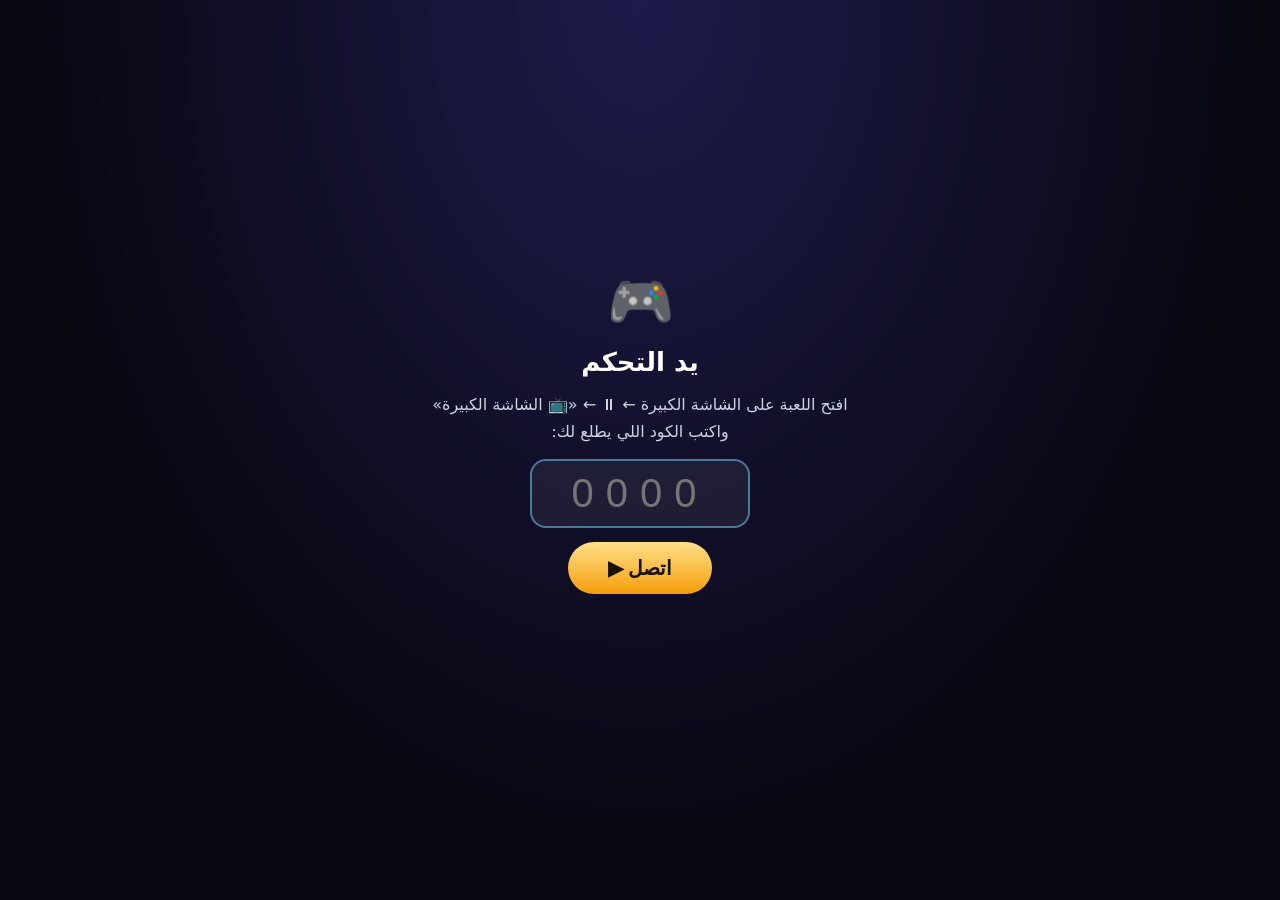
<file: apps/ninja-worlds/pad.html>
<!doctype html>
<html lang="ar" dir="rtl">
<head>
<meta charset="utf-8">
<meta name="viewport" content="width=device-width,initial-scale=1,maximum-scale=1,user-scalable=no,viewport-fit=cover">
<meta name="theme-color" content="#0b0b16">
<title>يد التحكم — النينجا المعصوب</title>
<style>
:root{--line:rgba(255,255,255,.18)}
*{box-sizing:border-box;-webkit-tap-highlight-color:transparent}
html,body{margin:0;height:100%;overflow:hidden;background:radial-gradient(ellipse at 50% 0%,#1e1b4b,#07070f 70%);color:#fff;font-family:system-ui,"Segoe UI",Tahoma,sans-serif;touch-action:none;user-select:none;-webkit-user-select:none}
#join{position:fixed;inset:0;display:flex;flex-direction:column;align-items:center;justify-content:center;gap:14px;padding:20px;text-align:center;z-index:5;background:inherit}
#join h1{margin:0;font-size:26px}#join p{margin:0;color:#cbd5e1;line-height:1.7}
#code{font-size:40px;letter-spacing:.3em;text-align:center;width:220px;padding:10px;border-radius:16px;border:2px solid rgba(125,211,252,.5);background:rgba(255,255,255,.06);color:#fff;direction:ltr}
.btnMain{border:0;border-radius:999px;padding:14px 40px;font-size:20px;font-weight:900;background:linear-gradient(180deg,#ffe08a,#f59e0b);color:#1a1200}
#msg{min-height:22px;color:#fca5a5;font-weight:700}
#top{position:fixed;top:calc(8px + env(safe-area-inset-top));left:0;right:0;display:flex;justify-content:center;gap:10px;align-items:center;z-index:3;pointer-events:none}
.pill{background:rgba(255,255,255,.08);border:1px solid var(--line);border-radius:999px;padding:5px 12px;font-weight:800;font-size:14px}
#hearts{color:#ff4d6d;letter-spacing:1px}
#pauseB{pointer-events:auto;width:46px;height:40px;border-radius:12px;border:1px solid var(--line);background:rgba(255,255,255,.08);color:#fff;font-size:18px}
#look{position:fixed;inset:0;z-index:1}
#stickZone{position:fixed;left:0;top:0;bottom:0;width:45%;z-index:2}
#base{position:fixed;width:150px;height:150px;margin:-75px 0 0 -75px;border-radius:50%;border:2px solid rgba(255,255,255,.25);background:radial-gradient(circle,rgba(255,255,255,.08),rgba(255,255,255,.02));display:none;pointer-events:none;z-index:3}
#knob{position:absolute;left:50%;top:50%;width:66px;height:66px;border-radius:50%;background:rgba(255,255,255,.35);border:2px solid rgba(255,255,255,.65);transform:translate(-50%,-50%)}
#hint{position:fixed;left:6%;bottom:16%;color:rgba(255,255,255,.3);font-size:13px;z-index:2;pointer-events:none}
.pad{position:fixed;right:max(16px,env(safe-area-inset-right));bottom:calc(16px + env(safe-area-inset-bottom));width:300px;height:250px;z-index:4}
.pad button{position:absolute;border-radius:50%;border:2px solid rgba(255,255,255,.35);background:rgba(15,23,42,.6);color:#fff;font-size:30px;display:grid;place-items:center;touch-action:none}
.pad button small{position:absolute;bottom:-18px;font-size:11px;font-weight:800;color:rgba(255,255,255,.7);white-space:nowrap}
.pad button.down{transform:scale(.9);background:rgba(125,211,252,.4)}
#bJump{width:104px;height:104px;right:0;bottom:8px;font-size:40px;border-color:rgba(125,211,252,.8)}
#bAtk{width:86px;height:86px;right:118px;bottom:0;border-color:rgba(255,120,120,.8)}
#bRoll{width:70px;height:70px;right:134px;bottom:110px}
#bAct{width:70px;height:70px;right:18px;bottom:130px;border-color:rgba(255,209,102,.7)}
#bSp{width:66px;height:66px;right:222px;bottom:70px;border-color:rgba(167,139,250,.8)}
#state{position:fixed;bottom:calc(8px + env(safe-area-inset-bottom));left:50%;transform:translateX(-50%);font-size:12px;color:#94a3b8;z-index:3;pointer-events:none}
#rot{display:none;position:fixed;inset:0;z-index:9;background:#07070f;align-items:center;justify-content:center;text-align:center;font-size:20px;padding:30px}
@media (orientation:portrait){#rot.need{display:flex}}
</style>
</head>
<body>
<div id="join">
  <div style="font-size:54px">🎮</div>
  <h1>يد التحكم</h1>
  <p>افتح اللعبة على الشاشة الكبيرة ← ⏸ ← «📺 الشاشة الكبيرة»<br>واكتب الكود اللي يطلع لك:</p>
  <input id="code" inputmode="numeric" maxlength="4" placeholder="0000" autocomplete="off">
  <button class="btnMain" id="go">اتصل ▶</button>
  <div id="msg"></div>
</div>
<div id="look"></div>
<div id="stickZone"></div>
<div id="base"><div id="knob"></div></div>
<div id="hint">← حرّك هنا • اسحب بالنص للكاميرا</div>
<div id="top"><span class="pill" id="hearts"></span><span class="pill" id="shards"></span><button id="pauseB">⏸</button></div>
<div class="pad">
  <button id="bJump" data-k="jump">🦘<small>قفز</small></button>
  <button id="bAtk" data-k="atk">⚔️<small>ضرب</small></button>
  <button id="bRoll" data-k="roll">🌀<small>تدحرج</small></button>
  <button id="bAct" data-k="act">✋<small>شيل</small></button>
  <button id="bSp" data-k="sp">✴️<small>دوّامة</small></button>
</div>
<div id="state">غير متصل</div>
<div id="rot">📱↔️<br>دوّر الجوال بالعرض</div>
<script src="lib/peerjs.min.js"></script>
<script>
const $ = (s) => document.querySelector(s);
let peer = null, conn = null;
const st = { x: 0, y: 0, j: false, r: false, c: { jump: 0, atk: 0, roll: 0, act: 0, sp: 0, pause: 0 }, dx: 0, dy: 0 };
const q = new URLSearchParams(location.search).get('c'); if (q) $('#code').value = q.replace(/\D/g, '').slice(0, 4);
function msg(t) { $('#msg').textContent = t; }
async function goFull() { try { if (!document.fullscreenElement) await document.documentElement.requestFullscreen(); } catch (e) {} try { await screen.orientation.lock('landscape'); } catch (e) {} try { await navigator.wakeLock.request('screen'); } catch (e) {} }
function connect() {
  const code = $('#code').value.replace(/\D/g, ''); if (code.length !== 4) return msg('الكود ٤ أرقام');
  msg(''); $('#go').disabled = true; $('#go').textContent = '⏳ جاري الاتصال…'; goFull();
  if (peer) try { peer.destroy(); } catch (e) {}
  peer = new Peer({ debug: 0 });
  peer.on('open', () => {
    conn = peer.connect('abdnw-' + code, { reliable: false, serialization: 'json' });
    const to = setTimeout(() => { if (!conn || !conn.open) fail('ما قدرت أوصل — تأكد إن الكود صح وإن الجهازين على نفس الواي فاي'); }, 12000);
    conn.on('open', () => { clearTimeout(to); $('#join').style.display = 'none'; $('#rot').classList.add('need'); $('#state').textContent = '✅ متصل — الكود ' + code; if (navigator.vibrate) navigator.vibrate(40); });
    conn.on('data', (d) => {
      if (!d) return;
      if (d.vib && navigator.vibrate) navigator.vibrate(d.vib);
      if (d.hp != null) $('#hearts').textContent = '❤'.repeat(Math.max(0, d.hp)) + '♡'.repeat(Math.max(0, (d.max || 5) - d.hp));
      if (d.sh) $('#shards').textContent = d.sh;
      if (d.sp != null) $('#bSp').style.display = d.sp ? '' : 'none';
    });
    conn.on('close', () => { $('#state').textContent = '⚠️ انقطع الاتصال'; $('#join').style.display = ''; $('#go').disabled = false; $('#go').textContent = 'اتصل مرة ثانية ▶'; });
  });
  peer.on('error', (e) => fail(e.type === 'peer-unavailable' ? 'الكود غلط أو اللعبة مو مفتوحة على الشاشة' : 'صار خطأ بالاتصال (' + e.type + ')'));
}
function fail(t) { msg(t); $('#go').disabled = false; $('#go').textContent = 'اتصل ▶'; }
$('#go').onclick = connect;
$('#code').addEventListener('keydown', (e) => { if (e.key === 'Enter') connect(); });
// joystick
let joy = null, look = null;
const base = $('#base'), knob = $('#knob');
$('#stickZone').addEventListener('pointerdown', (e) => { joy = { id: e.pointerId, x: e.clientX, y: e.clientY }; base.style.left = e.clientX + 'px'; base.style.top = e.clientY + 'px'; base.style.display = 'block'; e.target.setPointerCapture(e.pointerId); });
$('#stickZone').addEventListener('pointermove', (e) => { if (!joy || e.pointerId !== joy.id) return; let dx = e.clientX - joy.x, dy = e.clientY - joy.y; const l = Math.hypot(dx, dy), m = 62; if (l > m) { dx = dx / l * m; dy = dy / l * m; } st.x = dx / m; st.y = -dy / m; knob.style.transform = `translate(calc(-50% + ${dx}px), calc(-50% + ${dy}px))`; });
const endJoy = (e) => { if (joy && e.pointerId === joy.id) { joy = null; st.x = st.y = 0; base.style.display = 'none'; knob.style.transform = 'translate(-50%,-50%)'; } };
$('#stickZone').addEventListener('pointerup', endJoy); $('#stickZone').addEventListener('pointercancel', endJoy);
// camera look
$('#look').addEventListener('pointerdown', (e) => { look = { id: e.pointerId, x: e.clientX, y: e.clientY }; e.target.setPointerCapture(e.pointerId); });
$('#look').addEventListener('pointermove', (e) => { if (!look || e.pointerId !== look.id) return; st.dx += (e.clientX - look.x) * 1.6; st.dy += (e.clientY - look.y) * 1.6; look.x = e.clientX; look.y = e.clientY; });
const endLook = (e) => { if (look && e.pointerId === look.id) look = null; };
$('#look').addEventListener('pointerup', endLook); $('#look').addEventListener('pointercancel', endLook);
// buttons
document.querySelectorAll('.pad button').forEach((b) => {
  const k = b.dataset.k;
  b.addEventListener('pointerdown', (e) => { e.preventDefault(); try { b.setPointerCapture(e.pointerId); } catch (_) {} st.c[k]++; if (k === 'jump') st.j = true; if (k === 'roll') st.r = true; b.classList.add('down'); if (navigator.vibrate) navigator.vibrate(12); send(true); });
  const up = () => { if (k === 'jump') st.j = false; if (k === 'roll') st.r = false; b.classList.remove('down'); };
  b.addEventListener('pointerup', up); b.addEventListener('pointercancel', up); b.addEventListener('lostpointercapture', up);
});
$('#pauseB').onclick = () => { st.c.pause++; send(true); };
// stream input ~60 times a second (inputs are cumulative, so a lost packet never loses a press)
let lastSend = 0, lastStr = '';
function send(force) {
  if (!conn || !conn.open) return;
  const o = { x: +st.x.toFixed(3), y: +st.y.toFixed(3), j: st.j, r: st.r, c: st.c, dx: Math.round(st.dx), dy: Math.round(st.dy) };
  const s = JSON.stringify(o), now = performance.now();
  if (!force && s === lastStr && now - lastSend < 120) return;
  try { conn.send(o); st.dx = 0; st.dy = 0; lastStr = s; lastSend = now; } catch (e) {}
}
(function loop() { send(false); requestAnimationFrame(loop); })();
document.addEventListener('visibilitychange', () => { if (!document.hidden) try { navigator.wakeLock.request('screen'); } catch (e) {} });
</script>
</body>
</html>
</file>
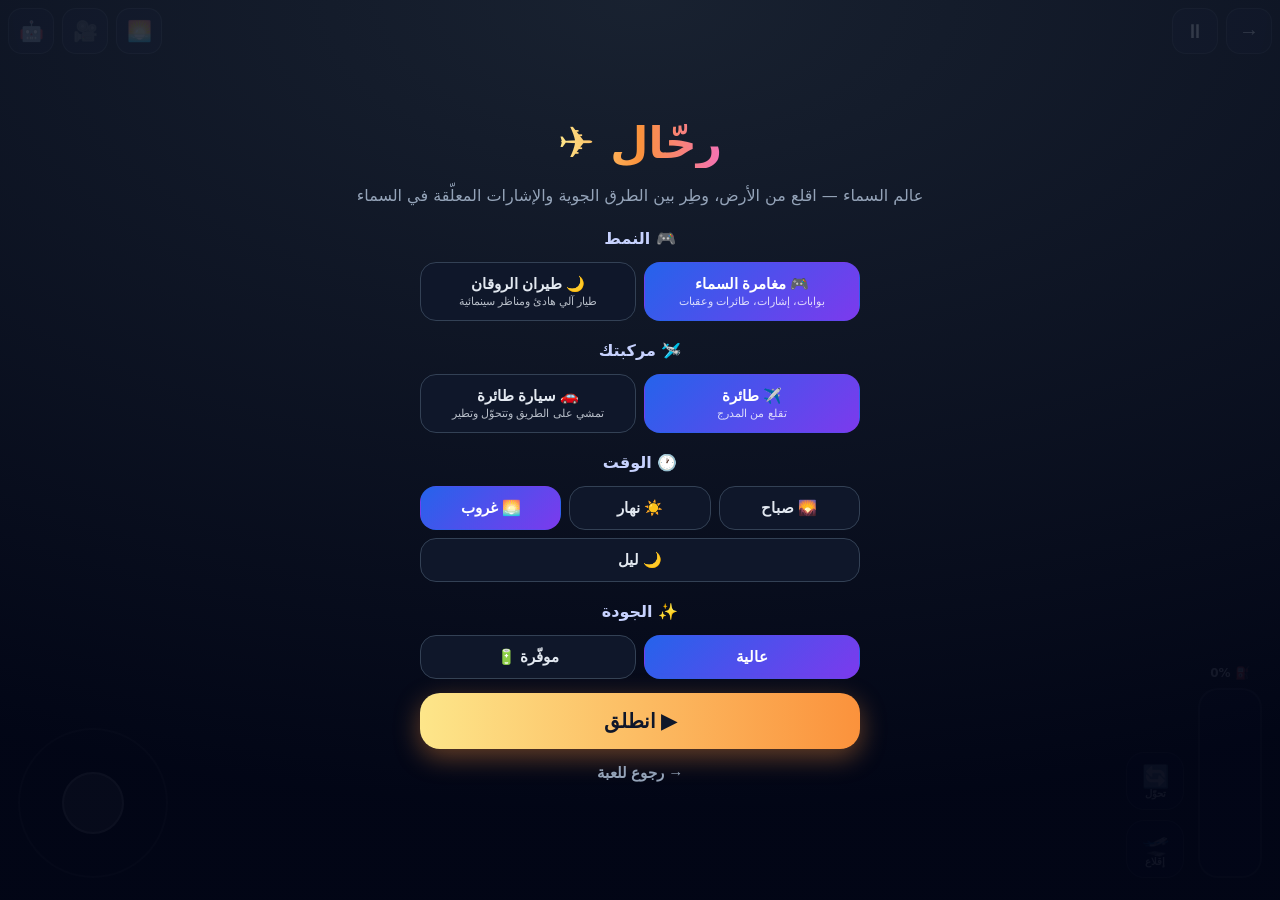
<file: apps/saeq-albatal/flight.html>
<!doctype html>
<html lang="ar" dir="rtl">
<head>
<meta charset="utf-8">
<meta name="viewport" content="width=device-width,initial-scale=1,maximum-scale=1,user-scalable=no,viewport-fit=cover">
<meta name="theme-color" content="#0b1020">
<title>رحّال — عالم السماء</title>
<style>
*{box-sizing:border-box;-webkit-tap-highlight-color:transparent}
html,body{margin:0;height:100%;overflow:hidden;background:#000;font-family:system-ui,-apple-system,"Segoe UI",Tahoma,"Noto Sans Arabic",sans-serif;color:#fff;touch-action:none;user-select:none;-webkit-user-select:none}
#gl,#hud{position:fixed;inset:0;width:100%;height:100%;display:block}
#hud{pointer-events:none}
.ui{position:fixed;z-index:5}
.top{top:calc(env(safe-area-inset-top) + 8px);left:8px;right:8px;display:flex;justify-content:space-between;gap:8px;pointer-events:none}
.top .g{display:flex;gap:8px;pointer-events:auto}
.ib{width:46px;height:46px;border-radius:14px;border:1px solid rgba(255,255,255,.18);background:rgba(15,23,42,.55);backdrop-filter:blur(6px);color:#fff;font-size:20px;display:grid;place-items:center}
.ib.on{background:linear-gradient(135deg,#6366f1,#8b5cf6)}
#stick{left:18px;bottom:calc(env(safe-area-inset-bottom) + 22px);width:150px;height:150px;border-radius:50%;background:radial-gradient(circle,rgba(255,255,255,.08),rgba(255,255,255,.02));border:2px solid rgba(255,255,255,.2)}
#knob{position:absolute;left:50%;top:50%;width:62px;height:62px;margin:-31px 0 0 -31px;border-radius:50%;background:rgba(255,255,255,.35);border:2px solid rgba(255,255,255,.6);box-shadow:0 4px 14px rgba(0,0,0,.4)}
#thr{right:18px;bottom:calc(env(safe-area-inset-bottom) + 22px);width:64px;height:190px;border-radius:20px;background:rgba(15,23,42,.45);border:2px solid rgba(255,255,255,.2)}
#thrFill{position:absolute;left:6px;right:6px;bottom:6px;border-radius:14px;background:linear-gradient(0deg,#22c55e,#facc15,#f97316);height:0}
#thrLbl{position:absolute;top:-24px;left:0;right:0;text-align:center;font-size:12px;font-weight:800;text-shadow:0 1px 3px #000}
#act{right:96px;bottom:calc(env(safe-area-inset-bottom) + 22px);display:flex;flex-direction:column;gap:10px}
#act button{width:58px;height:58px;border-radius:18px;border:1px solid rgba(255,255,255,.2);background:rgba(15,23,42,.6);color:#fff;font-size:22px;font-weight:800}
#act button small{display:block;font-size:10px;margin-top:-2px}
#menu{position:fixed;inset:0;z-index:20;display:flex;flex-direction:column;align-items:center;justify-content:center;gap:14px;padding:20px;background:radial-gradient(120% 90% at 50% 0%,rgba(30,41,59,.82),rgba(2,6,23,.95));overflow-y:auto}
#menu h1{margin:0;font-size:44px;background:linear-gradient(90deg,#fde68a,#fb923c,#f472b6);-webkit-background-clip:text;background-clip:text;color:transparent}
#menu p{margin:0;color:#94a3b8;text-align:center;line-height:1.7}
.seg{display:flex;gap:8px;flex-wrap:wrap;justify-content:center;width:min(440px,100%)}
.seg button{flex:1;min-width:120px;border:1px solid #334155;background:#0f172a;color:#e2e8f0;border-radius:16px;padding:12px 10px;font-size:15px;font-weight:800}
.seg button.on{background:linear-gradient(135deg,#2563eb,#7c3aed);border-color:transparent;color:#fff}
.seg button small{display:block;font-weight:500;font-size:11px;opacity:.8;margin-top:2px}
.lbl{font-weight:800;color:#c7d2fe;margin-top:6px}
#go{width:min(440px,100%);border:0;border-radius:20px;padding:16px;font-size:20px;font-weight:900;color:#0f172a;background:linear-gradient(90deg,#fde68a,#fb923c);box-shadow:0 8px 26px rgba(251,146,60,.4)}
#back2{border:0;background:none;color:#94a3b8;font-size:15px;font-weight:700}
#toast{position:fixed;left:50%;top:22%;transform:translateX(-50%);z-index:8;background:rgba(15,23,42,.75);backdrop-filter:blur(6px);padding:10px 18px;border-radius:16px;font-weight:800;font-size:17px;opacity:0;transition:opacity .4s;pointer-events:none;text-align:center;white-space:nowrap}
#over{position:fixed;inset:0;z-index:21;display:none;flex-direction:column;align-items:center;justify-content:center;gap:12px;background:rgba(2,6,23,.8);backdrop-filter:blur(4px)}
#over h2{margin:0;font-size:32px}
#over .st{font-size:18px;color:#e2e8f0}
#over button{border:0;border-radius:16px;padding:14px 26px;font-size:18px;font-weight:900}
.hidden{display:none!important}
</style>
<script type="importmap">{"imports":{"three":"./lib/three.module.min.js"}}</script>
</head>
<body>
<canvas id="gl"></canvas>
<canvas id="hud"></canvas>

<div class="ui top" id="topBar">
  <div class="g"><button class="ib" id="bExit" aria-label="رجوع">→</button><button class="ib" id="bPause" aria-label="إيقاف">⏸</button></div>
  <div class="g"><button class="ib" id="bTime" aria-label="الوقت">🌅</button><button class="ib" id="bCam" aria-label="الكاميرا">🎥</button><button class="ib" id="bAuto" aria-label="طيار آلي">🤖</button></div>
</div>
<div class="ui" id="stick"><div id="knob"></div></div>
<div class="ui" id="thr"><div id="thrLbl">⛽ 0%</div><div id="thrFill"></div></div>
<div class="ui" id="act"><button id="bMorph">🔄<small>تحوّل</small></button><button id="bTake">🛫<small>إقلاع</small></button></div>
<div id="toast"></div>

<div id="menu">
  <h1>رحّال ✈️</h1>
  <p>عالم السماء — اقلع من الأرض، وطِر بين الطرق الجوية والإشارات المعلّقة في السماء</p>
  <div class="lbl">🎮 النمط</div>
  <div class="seg" id="mMode">
    <button data-v="game">🎮 مغامرة السماء<small>بوابات، إشارات، طائرات وعقبات</small></button>
    <button data-v="chill">🌙 طيران الروقان<small>طيار آلي هادئ ومناظر سينمائية</small></button>
  </div>
  <div class="lbl">🛩️ مركبتك</div>
  <div class="seg" id="mVeh">
    <button data-v="plane">✈️ طائرة<small>تقلع من المدرج</small></button>
    <button data-v="flycar">🚗 سيارة طائرة<small>تمشي على الطريق وتتحوّل وتطير</small></button>
  </div>
  <div class="lbl">🕐 الوقت</div>
  <div class="seg" id="mTime">
    <button data-v="morning">🌄 صباح</button><button data-v="day">☀️ نهار</button><button data-v="sunset">🌅 غروب</button><button data-v="night">🌙 ليل</button>
  </div>
  <div class="lbl">✨ الجودة</div>
  <div class="seg" id="mQ"><button data-v="high">عالية</button><button data-v="eco">موفّرة 🔋</button></div>
  <button id="go">▶ انطلق</button>
  <button id="back2">→ رجوع للعبة</button>
</div>

<div id="over"><h2 id="oTitle">🏁 انتهت الرحلة</h2><div class="st" id="oStats"></div>
  <div style="display:flex;gap:10px"><button id="oAgain" style="background:linear-gradient(90deg,#fde68a,#fb923c);color:#0f172a">🔁 مرة ثانية</button><button id="oMenu" style="background:#1e293b;color:#fff">القائمة</button></div></div>

<script src="./../portal-sdk.js"></script>
<script type="module">
import * as THREE from 'three';
import { Sky } from './lib/Sky.js';
const $=s=>document.querySelector(s);
const clamp=(v,a,b)=>Math.max(a,Math.min(b,v)),lerp=(a,b,t)=>a+(b-a)*t,rand=(a,b)=>a+Math.random()*(b-a);
const store={get(k,d){try{const v=localStorage.getItem(k);return v==null?d:JSON.parse(v);}catch(e){return d;}},set(k,v){try{localStorage.setItem(k,JSON.stringify(v));}catch(e){}}};
const Q=new URLSearchParams(location.search);
const CFG=Object.assign({mode:'game',veh:'plane',time:'sunset',q:'high'},store.get('rh_flight',{}));
if(Q.get('mode'))CFG.mode=Q.get('mode');if(Q.get('veh'))CFG.veh=Q.get('veh');
const carColor=(store.get('sb2_settings',{})||{}).carColor||'#e53935';

/* ================= noise / terrain height ================= */
function hash(x,y){let h=x*374761393+y*668265263;h=(h^(h>>>13))*1274126177;return((h^(h>>>16))>>>0)/4294967296;}
function vnoise(x,y){const xi=Math.floor(x),yi=Math.floor(y),xf=x-xi,yf=y-yi,u=xf*xf*(3-2*xf),v=yf*yf*(3-2*yf);
 const a=hash(xi,yi),b=hash(xi+1,yi),c=hash(xi,yi+1),d=hash(xi+1,yi+1);return a+(b-a)*u+(c-a)*v+(a-b-c+d)*u*v;}
function fbm(x,y,o){let s=0,a=.5,f=1;for(let i=0;i<o;i++){s+=a*vnoise(x*f,y*f);f*=2.03;a*=.5;}return s;}
const AIR_HALF=520,AIR_LEN=4200; // flattened airport strip along -z
function terrainH(x,z){
 const base=(fbm(x*.00022+11,z*.00022-7,5)-.42)*900;
 const rid=1-Math.abs(fbm(x*.00045-3,z*.00045+5,4)*2-1);const mtn=Math.pow(Math.max(0,rid-.45),2)*5200*clamp(fbm(x*.00008,z*.00008,2)*2-.55,0,1);
 let h=base+mtn;
 // airport + town platform
 const dx=Math.max(0,Math.abs(x-600)-AIR_HALF-900),dz=Math.max(0,Math.abs(z+AIR_LEN/2)-AIR_LEN/2-400);const d=Math.hypot(dx,dz);
 const k=clamp(d/1400,0,1);h=lerp(4,h,k*k*(3-2*k));return h;}
function biome(x,z){return fbm(x*.00006+40,z*.00006-20,3);}

/* ================= renderer / scene ================= */
const canvas=$('#gl');
const renderer=new THREE.WebGLRenderer({canvas,antialias:true,powerPreference:'high-performance'});
renderer.toneMapping=THREE.ACESFilmicToneMapping;renderer.outputColorSpace=THREE.SRGBColorSpace;
const scene=new THREE.Scene();
const camera=new THREE.PerspectiveCamera(62,1,.5,60000);
const sky=new Sky();sky.scale.setScalar(450000);scene.add(sky);
const sun=new THREE.Vector3();const sunLight=new THREE.DirectionalLight(0xffffff,2.2);scene.add(sunLight,sunLight.target);
const hemi=new THREE.HemisphereLight(0xbfd8ff,0x6b5a40,.65);scene.add(hemi);
scene.fog=new THREE.Fog(0xcfd8e3,2500,16000);
const pmrem=new THREE.PMREMGenerator(renderer);let envRT=null;

const TIMES={
 morning:{elev:9,az:120,turb:4,ray:1.6,fog:0xd7dfe8,exp:.55,sunI:2.0,amb:.6,night:0},
 day:{elev:52,az:160,turb:3,ray:1,fog:0xc9d7e6,exp:.42,sunI:2.6,amb:.7,night:0},
 sunset:{elev:3.2,az:250,turb:9,ray:3,fog:0xe0b494,exp:.62,sunI:1.6,amb:.5,night:0},
 night:{elev:-12,az:250,turb:2,ray:.4,fog:0x0b1224,exp:.9,sunI:.08,amb:.18,night:1}};
let stars=null,moon=null;
function setTime(k){CFG.time=k;const t=TIMES[k];const u=sky.material.uniforms;
 u.turbidity.value=t.turb;u.rayleigh.value=t.ray;u.mieCoefficient.value=.005;u.mieDirectionalG.value=.82;
 sun.setFromSphericalCoords(1,THREE.MathUtils.degToRad(90-t.elev),THREE.MathUtils.degToRad(t.az));u.sunPosition.value.copy(sun);
 renderer.toneMappingExposure=t.exp;sunLight.intensity=t.sunI;hemi.intensity=t.amb;
 sunLight.color.set(k==='sunset'?0xffb070:k==='morning'?0xffe2c0:k==='night'?0x8fa4ff:0xffffff);
 scene.fog.color.set(t.fog);
 const env=new THREE.Scene();env.add(sky);if(envRT)envRT.dispose();envRT=pmrem.fromScene(env);scene.add(sky);scene.environment=envRT.texture;
 if(t.night){if(!stars){const g=new THREE.BufferGeometry(),n=2500,p=new Float32Array(n*3);for(let i=0;i<n;i++){const th=Math.random()*Math.PI*2,ph=Math.acos(Math.random()*.95);p.set([Math.sin(ph)*Math.cos(th)*40000,Math.cos(ph)*40000,Math.sin(ph)*Math.sin(th)*40000],i*3);}
   g.setAttribute('position',new THREE.BufferAttribute(p,3));stars=new THREE.Points(g,new THREE.PointsMaterial({color:0xffffff,size:2.2,sizeAttenuation:false,fog:false,transparent:true,opacity:.9}));
   moon=new THREE.Mesh(new THREE.SphereGeometry(700,24,16),new THREE.MeshBasicMaterial({color:0xfff6dd,fog:false}));moon.position.set(-14000,11000,-30000);}
  scene.add(stars,moon);}else if(stars){scene.remove(stars,moon);}
 cityMat&&(cityMat.emissiveIntensity=t.night?1.4:0);lightMat&&(lightMat.emissiveIntensity=t.night?3:.6);
 const b=$('#bTime');b&&(b.textContent={morning:'🌄',day:'☀️',sunset:'🌅',night:'🌙'}[k]);store.set('rh_flight',CFG);}

/* ================= terrain tiles (streamed around the player) ================= */
const TILE=2600,SEG=64,RANGE=3;const tiles=new Map();
const terrMat=new THREE.MeshStandardMaterial({vertexColors:true,roughness:.96,metalness:0});
const C=(h)=>new THREE.Color(h);
const COL={sand:C(0xd8bd8c),dune:C(0xc9a46c),grass:C(0x7b8f48),green:C(0x4f7a3a),rock:C(0x7d7468),dark:C(0x5b5249),snow:C(0xf2f5f8),wet:C(0xb59b72),pad:C(0x9c9488)};
function buildTile(ix,iz){const g=new THREE.PlaneGeometry(TILE,TILE,SEG,SEG);g.rotateX(-Math.PI/2);const pos=g.attributes.position,cols=new Float32Array(pos.count*3),c=new THREE.Color();
 const ox=ix*TILE,oz=iz*TILE;
 for(let i=0;i<pos.count;i++){const x=pos.getX(i)+ox,z=pos.getZ(i)+oz,h=terrainH(x,z);pos.setY(i,h);
  const e=2,sl=Math.min(1,(Math.abs(terrainH(x+e*20,z)-h)+Math.abs(terrainH(x,z+e*20)-h))/60),bi=biome(x,z),n=vnoise(x*.02,z*.02);
  if(h<6)c.copy(COL.wet);else if(h<30)c.copy(COL.sand);
  else{c.copy(bi>.5?COL.dune:COL.sand).lerp(bi>.5?COL.sand:COL.grass,clamp((bi-.35)*3,0,1)*(bi>.5?.3:1));if(bi<.42)c.lerp(COL.green,clamp((.42-bi)*5,0,1));
   c.lerp(COL.rock,clamp(sl*1.6+(h-500)/900,0,1));if(h>1150)c.lerp(COL.snow,clamp((h-1150)/250,0,1)*(1-sl*.6));}
  c.multiplyScalar(.9+.2*n);cols.set([c.r,c.g,c.b],i*3);}
 g.setAttribute('color',new THREE.BufferAttribute(cols,3));g.computeVertexNormals();const m=new THREE.Mesh(g,terrMat);m.position.set(ox,0,oz);return m;}
let tileQueue=[];
function updTiles(px,pz){const cx=Math.round(px/TILE),cz=Math.round(pz/TILE);const need=new Set();
 for(let dx=-RANGE;dx<=RANGE;dx++)for(let dz=-RANGE;dz<=RANGE;dz++){if(dx*dx+dz*dz>RANGE*RANGE+1)continue;const k=(cx+dx)+','+(cz+dz);need.add(k);if(!tiles.has(k)&&!tileQueue.includes(k))tileQueue.push(k);}
 for(const [k,m] of tiles)if(!need.has(k)){scene.remove(m);m.geometry.dispose();tiles.delete(k);}
 tileQueue=tileQueue.filter(k=>need.has(k));tileQueue.sort((a,b)=>{const d=k=>{const [x,z]=k.split(',').map(Number);return (x-cx)**2+(z-cz)**2;};return d(a)-d(b);});
 const k=tileQueue.shift();if(k){const [x,z]=k.split(',').map(Number);const m=buildTile(x,z);tiles.set(k,m);scene.add(m);}}

/* ================= sea ================= */
function noiseTex(size,fn){const cv=document.createElement('canvas');cv.width=cv.height=size;const x=cv.getContext('2d'),im=x.createImageData(size,size);
 for(let j=0;j<size;j++)for(let i=0;i<size;i++){const [r,g,b,a]=fn(i/size,j/size);const o=(j*size+i)*4;im.data[o]=r;im.data[o+1]=g;im.data[o+2]=b;im.data[o+3]=a;}x.putImageData(im,0,0);const t=new THREE.CanvasTexture(cv);t.wrapS=t.wrapT=THREE.RepeatWrapping;return t;}
const waterN=noiseTex(256,(u,v)=>{const s=8,f=(a,b)=>fbm(a*s,b*s,4);const h=f(u,v),hx=f(u+1/256,v),hy=f(u,v+1/256);const nx=(h-hx)*28,ny=(h-hy)*28;return[(nx*.5+.5)*255,(ny*.5+.5)*255,255,255];});
waterN.repeat.set(400,400);
const sea=new THREE.Mesh(new THREE.PlaneGeometry(90000,90000),new THREE.MeshStandardMaterial({color:0x1f5a73,roughness:.08,metalness:.1,normalMap:waterN,normalScale:new THREE.Vector2(.6,.6),transparent:true,opacity:.96}));
sea.rotation.x=-Math.PI/2;sea.position.y=1;scene.add(sea);

/* ================= airport, road and a small city ================= */
function canvasTex(w,h,draw){const cv=document.createElement('canvas');cv.width=w;cv.height=h;draw(cv.getContext('2d'),w,h);const t=new THREE.CanvasTexture(cv);t.colorSpace=THREE.SRGBColorSpace;t.anisotropy=4;return t;}
const rwTex=canvasTex(256,1024,(x,w,h)=>{x.fillStyle='#2b2d31';x.fillRect(0,0,w,h);for(let i=0;i<4000;i++){x.fillStyle=`rgba(255,255,255,${Math.random()*.04})`;x.fillRect(Math.random()*w,Math.random()*h,2,2);}
 x.fillStyle='#f1f1f1';x.fillRect(8,0,6,h);x.fillRect(w-14,0,6,h);for(let y=0;y<h;y+=128)x.fillRect(w/2-4,y,8,64);});
rwTex.wrapT=THREE.RepeatWrapping;rwTex.repeat.set(1,12);
const runway=new THREE.Mesh(new THREE.PlaneGeometry(60,AIR_LEN),new THREE.MeshStandardMaterial({map:rwTex,roughness:.85}));runway.rotation.x=-Math.PI/2;runway.position.set(0,4.15,-AIR_LEN/2);scene.add(runway);
const rdTex=canvasTex(256,512,(x,w,h)=>{x.fillStyle='#34363b';x.fillRect(0,0,w,h);x.fillStyle='#e5e7eb';x.fillRect(10,0,5,h);x.fillRect(w-15,0,5,h);x.fillStyle='#facc15';for(let y=0;y<h;y+=96)x.fillRect(w/2-3,y,6,48);});
rdTex.wrapT=THREE.RepeatWrapping;rdTex.repeat.set(1,10);
const road=new THREE.Mesh(new THREE.PlaneGeometry(18,AIR_LEN),new THREE.MeshStandardMaterial({map:rdTex,roughness:.9}));road.rotation.x=-Math.PI/2;road.position.set(-70,4.12,-AIR_LEN/2);scene.add(road);
let lightMat=new THREE.MeshStandardMaterial({color:0xffffff,emissive:0xfff1c1,emissiveIntensity:.6});
{const n=Math.floor(AIR_LEN/60)*2;const im=new THREE.InstancedMesh(new THREE.SphereGeometry(.6,8,6),lightMat,n);const m=new THREE.Matrix4();let i=0;
 for(let z=0;z>-AIR_LEN;z-=60)for(const x of[-32,32])im.setMatrixAt(i++,m.makeTranslation(x,4.6,z));scene.add(im);}
let cityMat=null;
{const winTex=canvasTex(64,128,(x,w,h)=>{x.fillStyle='#8a8f96';x.fillRect(0,0,w,h);for(let j=4;j<h;j+=10)for(let i=4;i<w;i+=10){x.fillStyle=Math.random()<.35?'#ffd58a':'#2d3440';x.fillRect(i,j,6,6);}});
 winTex.wrapS=winTex.wrapT=THREE.RepeatWrapping;
 cityMat=new THREE.MeshStandardMaterial({map:winTex,emissiveMap:winTex,emissive:0xffffff,emissiveIntensity:0,roughness:.7,metalness:.15});
 const n=170,im=new THREE.InstancedMesh(new THREE.BoxGeometry(1,1,1),cityMat,n),m=new THREE.Matrix4(),q=new THREE.Quaternion(),col=new THREE.Color();
 for(let i=0;i<n;i++){const x=rand(250,1900)*(Math.random()<.5?1:1),z=-rand(300,AIR_LEN+200),w=rand(25,60),h=Math.pow(Math.random(),2.4)*260+18;
  if(x<330)continue;m.compose(new THREE.Vector3(x,4+h/2,z),q,new THREE.Vector3(w,h,w*rand(.8,1.3)));im.setMatrixAt(i,m);im.setColorAt(i,col.setHSL(.08+Math.random()*.06,.15,rand(.55,.85)));}
 scene.add(im);
 const tower=new THREE.Group();tower.add(new THREE.Mesh(new THREE.CylinderGeometry(4,6,60,16),new THREE.MeshStandardMaterial({color:0xe5e7eb})));const cab=new THREE.Mesh(new THREE.CylinderGeometry(10,8,10,16),new THREE.MeshStandardMaterial({color:0x334155,metalness:.6,roughness:.2}));cab.position.y=35;tower.add(cab);tower.position.set(110,34,-900);scene.add(tower);}

/* ================= clouds ================= */
const cloudTex=canvasTex(128,128,(x,w,h)=>{for(let i=0;i<26;i++){const cx=w/2+rand(-30,30),cy=h/2+rand(-16,16),r=rand(18,40);const g=x.createRadialGradient(cx,cy,0,cx,cy,r);g.addColorStop(0,'rgba(255,255,255,.55)');g.addColorStop(1,'rgba(255,255,255,0)');x.fillStyle=g;x.beginPath();x.arc(cx,cy,r,0,7);x.fill();}});
const clouds=[];const cloudMat=new THREE.SpriteMaterial({map:cloudTex,transparent:true,depthWrite:false,fog:true,opacity:.95});
for(let i=0;i<110;i++){const s=new THREE.Sprite(cloudMat.clone());const sc=rand(500,1400);s.scale.set(sc,sc*rand(.4,.6),1);s.position.set(rand(-9000,9000),rand(1500,2600),rand(-9000,3000));s.userData.base=s.material.opacity;scene.add(s);clouds.push(s);}
function cloudTint(){const t=CFG.time;const c=t==='sunset'?0xffd2b0:t==='night'?0x3a4560:t==='morning'?0xfff0e0:0xffffff;clouds.forEach(s=>s.material.color.set(c));}

/* ================= sky lanes: gates, lane lights, floating road signs ================= */
const laneX=z=>1700*Math.sin(z/9000)+500*Math.sin(z/2300),laneY=z=>950+260*Math.sin(z/5200)+80*Math.sin(z/1700);
const LANES=[-70,0,70],ONC_X=190,ONC_Y=45;
const ringGeo=new THREE.TorusGeometry(26,1.6,10,40);
const gateMat=new THREE.MeshStandardMaterial({color:0x22d3ee,emissive:0x22d3ee,emissiveIntensity:2.2,metalness:.3,roughness:.3});
const gates=[];for(let i=0;i<10;i++){const m=new THREE.Mesh(ringGeo,gateMat.clone());m.userData={z:0,hit:false};scene.add(m);gates.push(m);}
const GATE_STEP=650,GATE_START=-3600;
const dashGeo=new THREE.BoxGeometry(1.4,1.4,14);const dashMat=new THREE.MeshStandardMaterial({color:0xffffff,emissive:0x93c5fd,emissiveIntensity:2});
const DASH_N=70,dashes=new THREE.InstancedMesh(dashGeo,dashMat,DASH_N*4);scene.add(dashes);
const SIGNS=['طريق السماء ١  •  الرياض ٨٥ كم','مخرج ١٢  ↖  جدة · مكة','السرعة القصوى ٦٠٠ كم/س','المسار الأيمن للطائرات البطيئة','انتبه: منطقة سحب ⛅','مرحباً بك في عالم رحّال ✈️','نيوم ٢٤٠ كم  ←','استراحة جوية بعد ٥ كم ☕'];
function signTex(txt){return canvasTex(1024,256,(x,w,h)=>{const g=x.createLinearGradient(0,0,0,h);g.addColorStop(0,'#0f5132');g.addColorStop(1,'#0b3d26');x.fillStyle=g;x.fillRect(0,0,w,h);x.strokeStyle='#e5e7eb';x.lineWidth=10;x.strokeRect(14,14,w-28,h-28);
 x.fillStyle='#fff';x.font='bold 78px system-ui,sans-serif';x.textAlign='center';x.textBaseline='middle';x.direction='rtl';x.fillText(txt,w/2,h/2+4,w-80);});}
const signs=[];for(let i=0;i<3;i++){const grp=new THREE.Group();const panel=new THREE.Mesh(new THREE.PlaneGeometry(120,30),new THREE.MeshStandardMaterial({map:signTex(SIGNS[i]),emissive:0xffffff,emissiveIntensity:.25,emissiveMap:null,side:THREE.DoubleSide}));
 panel.position.y=26;grp.add(panel);const pm=new THREE.MeshStandardMaterial({color:0x94a3b8,emissive:0x60a5fa,emissiveIntensity:1.2});for(const sx of[-64,64]){const p=new THREE.Mesh(new THREE.BoxGeometry(3,60,3),pm);p.position.set(sx,6,0);grp.add(p);}
 const bar=new THREE.Mesh(new THREE.BoxGeometry(131,3,3),pm);bar.position.y=42;grp.add(bar);grp.userData={z:0,i};scene.add(grp);signs.push(grp);}
const SIGN_STEP=2600;

/* ================= vehicles (player + traffic) built from shapes ================= */
const metal=(c,r=.35,m=.6)=>new THREE.MeshStandardMaterial({color:c,roughness:r,metalness:m});
function makePlane(col){const g=new THREE.Group();const body=metal(col,.3,.5),white=metal(0xf8fafc,.35,.4),glass=new THREE.MeshStandardMaterial({color:0x0b1220,roughness:.05,metalness:.9});
 const fus=new THREE.Mesh(new THREE.CapsuleGeometry(1.6,14,8,16),white);fus.rotation.x=Math.PI/2;g.add(fus);
 const nose=new THREE.Mesh(new THREE.ConeGeometry(1.6,4,16),white);nose.rotation.x=-Math.PI/2;nose.position.z=-10.5;g.add(nose);
 const cp=new THREE.Mesh(new THREE.SphereGeometry(1.25,16,10,0,Math.PI*2,0,Math.PI/2),glass);cp.scale.set(1,.8,2.2);cp.position.set(0,.9,-6.6);g.add(cp);
 const wing=new THREE.Mesh(new THREE.BoxGeometry(24,.35,4),body);wing.position.set(0,-.4,-.5);g.add(wing);
 for(const sx of[-1,1]){const tip=new THREE.Mesh(new THREE.BoxGeometry(.3,1.6,1.6),body);tip.position.set(sx*12,.3,.3);g.add(tip);const eng=new THREE.Mesh(new THREE.CylinderGeometry(.8,.7,3.2,14),metal(0x94a3b8,.3,.8));eng.rotation.x=Math.PI/2;eng.position.set(sx*5.5,-1.3,-1.2);g.add(eng);
  const nav=new THREE.Mesh(new THREE.SphereGeometry(.25,8,6),new THREE.MeshBasicMaterial({color:sx<0?0xff2020:0x20ff40}));nav.position.set(sx*12.2,.2,0);g.add(nav);}
 const hs=new THREE.Mesh(new THREE.BoxGeometry(8,.25,2.2),body);hs.position.set(0,.2,7.6);g.add(hs);
 const vs=new THREE.Mesh(new THREE.BoxGeometry(.3,4,2.6),body);vs.position.set(0,2.4,7.6);vs.rotation.x=-.35;g.add(vs);
 const stripe=new THREE.Mesh(new THREE.BoxGeometry(3.3,.4,12),body);stripe.position.set(0,-.2,-.5);g.add(stripe);
 const glow=new THREE.Mesh(new THREE.CircleGeometry(.6,12),new THREE.MeshBasicMaterial({color:0xffb347,transparent:true,opacity:.0}));glow.position.set(0,0,9.2);g.add(glow);g.userData.glow=glow;return g;}
function makeFlyCar(col){const g=new THREE.Group();const paint=metal(col,.25,.55),dk=metal(0x111318,.5,.2),glass=new THREE.MeshStandardMaterial({color:0x0b1220,roughness:.05,metalness:.9});
 const body=new THREE.Mesh(new THREE.BoxGeometry(2.1,.9,4.8),paint);body.position.y=.75;g.add(body);
 const cab=new THREE.Mesh(new THREE.BoxGeometry(1.8,.75,2.4),glass);cab.position.set(0,1.55,.1);g.add(cab);
 const wheels=[];for(const sx of[-1,1])for(const sz of[-1.55,1.55]){const w=new THREE.Mesh(new THREE.CylinderGeometry(.42,.42,.3,16),dk);w.rotation.z=Math.PI/2;w.position.set(sx*1.05,.42,sz);g.add(w);wheels.push(w);}
 const wings=new THREE.Group();const wm=metal(0xf1f5f9,.3,.5);for(const sx of[-1,1]){const w=new THREE.Mesh(new THREE.BoxGeometry(5,.18,1.6),wm);w.position.set(sx*3.4,.9,.2);wings.add(w);const t=new THREE.Mesh(new THREE.BoxGeometry(.2,.9,1),wm);t.position.set(sx*5.9,1.25,.4);wings.add(t);}
 const tail=new THREE.Mesh(new THREE.BoxGeometry(2.8,.15,.9),wm);tail.position.set(0,1.6,2.3);wings.add(tail);wings.scale.set(.001,1,1);g.add(wings);
 const jets=[];for(const sx of[-.6,.6]){const j=new THREE.Mesh(new THREE.CylinderGeometry(.32,.25,.8,12),metal(0x9ca3af,.3,.8));j.rotation.x=Math.PI/2;j.position.set(sx,.75,2.6);g.add(j);const fl=new THREE.Mesh(new THREE.ConeGeometry(.28,1.4,12),new THREE.MeshBasicMaterial({color:0x7dd3fc,transparent:true,opacity:0}));fl.rotation.x=Math.PI/2;fl.position.set(sx,.75,3.6);g.add(fl);jets.push(fl);}
 for(const sx of[-.75,.75]){const hl=new THREE.Mesh(new THREE.BoxGeometry(.5,.14,.05),new THREE.MeshBasicMaterial({color:0xfff7e0}));hl.position.set(sx,.95,-2.42);g.add(hl);const tl=new THREE.Mesh(new THREE.BoxGeometry(.5,.12,.05),new THREE.MeshBasicMaterial({color:0xff2020}));tl.position.set(sx,.95,2.42);g.add(tl);}
 g.userData={wings,wheels,jets};g.scale.setScalar(1.6);return g;}
function makeBalloon(){const g=new THREE.Group();const cols=[0xef4444,0xf59e0b,0x22c55e,0x3b82f6,0xa855f7];const env=new THREE.Mesh(new THREE.SphereGeometry(14,18,14),new THREE.MeshStandardMaterial({color:cols[Math.floor(Math.random()*5)],roughness:.6}));env.scale.y=1.2;env.position.y=18;g.add(env);
 const bk=new THREE.Mesh(new THREE.BoxGeometry(4,3,4),metal(0x7c4a21,.9,0));g.add(bk);return g;}

/* ================= player state ================= */
const P={pos:new THREE.Vector3(),q:new THREE.Quaternion(),speed:0,thr:0,ground:true,veh:'plane',morph:0,morphT:0,alive:true,inv:0,lives:3,score:0,gates:0,dist:0,startZ:0,crashT:0,stall:false};
let player=null;
const traffic=[],balloons=[],birds=[];
function spawnTraffic(){traffic.forEach(t=>scene.remove(t.m));traffic.length=0;
 for(let i=0;i<14;i++){const onc=i%3===2;const isCar=Math.random()<.45;const m=isCar?makeFlyCar([0xf1f5f9,0x111827,0xb91c1c,0x1d4ed8,0x9ca3af,0xd4af37][i%6]):makePlane([0x2563eb,0xdc2626,0x059669,0x7c3aed,0xf59e0b][i%5]);
  if(isCar){m.userData.wings.scale.x=1;m.userData.wheels.forEach(w=>w.visible=false);m.userData.jets.forEach(j=>j.material.opacity=.8);}
  const t={m,onc,lane:onc?0:LANES[Math.floor(Math.random()*3)],z:P.pos.z-rand(1500,14000),v:onc?rand(120,170):rand(70,120),car:isCar};scene.add(m);traffic.push(t);}}
function spawnBalloons(){balloons.forEach(b=>scene.remove(b.m));balloons.length=0;for(let i=0;i<10;i++){const m=makeBalloon();const b={m,z:P.pos.z-rand(4000,20000),ox:rand(-260,260),oy:rand(-120,60),ph:Math.random()*7};scene.add(m);balloons.push(b);}}
const birdGeo=new THREE.BufferGeometry();birdGeo.setAttribute('position',new THREE.BufferAttribute(new Float32Array([0,0,0,-1.6,.5,.6,0,0,1, 0,0,0,1.6,.5,.6,0,0,1]),3));birdGeo.computeVertexNormals();
const birdMesh=new THREE.InstancedMesh(birdGeo,new THREE.MeshBasicMaterial({color:0x1f2937,side:THREE.DoubleSide}),120);scene.add(birdMesh);
function spawnBirds(){birds.length=0;for(let f=0;f<6;f++){const c={z:P.pos.z-rand(3000,18000),ox:rand(-300,300),oy:rand(-60,80),dir:Math.random()<.5?-1:1,members:[]};for(let i=0;i<20;i++)c.members.push([rand(-30,30),rand(-8,8),rand(-30,30),Math.random()*7]);birds.push(c);}}

/* ================= controls ================= */
const IN={x:0,y:0,keys:{}};let autoOn=false;
{const st=$('#stick'),kn=$('#knob');let id=null,cx=0,cy=0;
 const set=(e)=>{const r=st.getBoundingClientRect();const x=clamp((e.clientX-r.left-r.width/2)/(r.width/2),-1,1),y=clamp((e.clientY-r.top-r.height/2)/(r.height/2),-1,1);IN.x=x;IN.y=y;kn.style.transform=`translate(${x*44}px,${y*44}px)`;};
 st.addEventListener('pointerdown',e=>{id=e.pointerId;st.setPointerCapture(id);set(e);});st.addEventListener('pointermove',e=>{if(e.pointerId===id)set(e);});
 const up=e=>{if(e.pointerId!==id)return;id=null;IN.x=IN.y=0;kn.style.transform='';};st.addEventListener('pointerup',up);st.addEventListener('pointercancel',up);}
{const th=$('#thr');let id=null;const set=e=>{const r=th.getBoundingClientRect();P.thr=clamp(1-(e.clientY-r.top)/r.height,0,1);};
 th.addEventListener('pointerdown',e=>{id=e.pointerId;th.setPointerCapture(id);set(e);});th.addEventListener('pointermove',e=>{if(e.pointerId===id)set(e);});th.addEventListener('pointerup',()=>id=null);}
addEventListener('keydown',e=>{IN.keys[e.key.toLowerCase()]=true;});addEventListener('keyup',e=>{IN.keys[e.key.toLowerCase()]=false;});

/* ================= sound ================= */
let AC=null,eng=null;
function audio(){if(AC)return;try{AC=new (window.AudioContext||window.webkitAudioContext)();const len=AC.sampleRate*2,buf=AC.createBuffer(1,len,AC.sampleRate),d=buf.getChannelData(0);let b=0;for(let i=0;i<len;i++){const w=Math.random()*2-1;b=(b+.02*w)/1.02;d[i]=b*3;}
 const src=AC.createBufferSource();src.buffer=buf;src.loop=true;const lp=AC.createBiquadFilter();lp.type='lowpass';lp.frequency.value=300;const g=AC.createGain();g.gain.value=0;src.connect(lp);lp.connect(g);g.connect(AC.destination);src.start();
 const o=AC.createOscillator();o.type='sawtooth';o.frequency.value=70;const of=AC.createBiquadFilter();of.type='lowpass';of.frequency.value=400;const og=AC.createGain();og.gain.value=0;o.connect(of);of.connect(og);og.connect(AC.destination);o.start();
 const w=AC.createBufferSource();w.buffer=buf;w.loop=true;const wf=AC.createBiquadFilter();wf.type='bandpass';wf.frequency.value=900;wf.Q.value=.5;const wg=AC.createGain();wg.gain.value=0;w.connect(wf);wf.connect(wg);wg.connect(AC.destination);w.start();
 eng={lp,g,o,og,of,wg,wf};}catch(e){}}
function beep(f,d,v=.12){if(!AC)return;const o=AC.createOscillator(),g=AC.createGain();o.frequency.value=f;g.gain.setValueAtTime(v,AC.currentTime);g.gain.exponentialRampToValueAtTime(.0001,AC.currentTime+d);o.connect(g);g.connect(AC.destination);o.start();o.stop(AC.currentTime+d);}
function updAudio(){if(!eng)return;const t=AC.currentTime,s=P.speed,th=P.thr,calm=CFG.mode==='chill'?.55:1;
 eng.g.gain.setTargetAtTime((.08+th*.22)*calm,t,.2);eng.lp.frequency.setTargetAtTime(200+th*900,t,.2);
 eng.o.frequency.setTargetAtTime((P.veh==='flycar'?55:70)+th*90+s*.15,t,.2);eng.og.gain.setTargetAtTime((.015+th*.03)*calm,t,.2);
 eng.wg.gain.setTargetAtTime(Math.min(.25,s/900)*calm*(P.ground?.3:1),t,.3);eng.wf.frequency.setTargetAtTime(500+s*3,t,.3);}

/* ================= helpers ================= */
const tmpV=new THREE.Vector3(),tmpQ=new THREE.Quaternion(),FWD=new THREE.Vector3(0,0,-1),UP=new THREE.Vector3(0,1,0),RIGHT=new THREE.Vector3(1,0,0);
function fwd(){return tmpV.copy(FWD).applyQuaternion(P.q);}
function euler(){const e=new THREE.Euler().setFromQuaternion(P.q,'YXZ');return e;}
let toastT=0;function toast(t,ms=1800){const el=$('#toast');el.textContent=t;el.style.opacity=1;clearTimeout(toastT);toastT=setTimeout(()=>el.style.opacity=0,ms);}
const VR=()=>P.veh==='flycar'?42:68,VS=()=>P.veh==='flycar'?32:52,VMAX=()=>P.veh==='flycar'?140:250;

/* ================= start / reset ================= */
let running=false,paused=false,camMode=0,camAuto=true,camT=0;const CAMS=['chase','cockpit','wing','orbit','fly'];
function start(){$('#menu').classList.add('hidden');$('#over').style.display='none';audio();if(AC&&AC.state==='suspended')AC.resume();
 renderer.setPixelRatio(Math.min(devicePixelRatio||1,CFG.q==='eco'?1:1.75));onResize();
 if(player)scene.remove(player);P.veh=CFG.veh;player=P.veh==='flycar'?makeFlyCar(carColor):makePlane(0xdc2626);scene.add(player);
 P.pos.set(P.veh==='flycar'?-70:0,4.15+(P.veh==='flycar'?0:2.2),-60);P.q.identity();P.speed=Q.get('from')==='drive'?30:0;P.thr=Q.get('from')==='drive'?.7:0;P.ground=true;P.morph=0;P.morphT=0;P.alive=true;P.inv=0;P.lives=3;P.score=0;P.gates=0;P.dist=0;P.startZ=P.pos.z;
 autoOn=CFG.mode==='chill';$('#bAuto').classList.toggle('on',autoOn);camMode=CFG.mode==='chill'?0:0;camAuto=CFG.mode==='chill';
 $('#bMorph').classList.toggle('hidden',P.veh!=='flycar');$('#bTake').classList.toggle('hidden',CFG.mode==='chill');
 gates.forEach((g,i)=>{g.userData.z=GATE_START-i*GATE_STEP;g.userData.hit=false;g.visible=CFG.mode==='game';});
 signs.forEach((s,i)=>{s.userData.z=-2200-i*SIGN_STEP;});
 spawnTraffic();spawnBalloons();spawnBirds();setTime(CFG.time);cloudTint();
 for(let i=0;i<12;i++)updTiles(P.pos.x,P.pos.z);
 running=true;paused=false;toast(P.veh==='flycar'?(CFG.mode==='chill'?'🚗 انطلق… وبعدين تتحوّل وتطير ✈️':'🚗 زِد السرعة واضغط 🔄 تحوّل، بعدين اسحب للأعلى'):(CFG.mode==='chill'?'🌙 استرخِ… الطيار الآلي يقلع فيك':'🛫 ارفع المقبض يمين للسرعة، واسحب العصا للأعلى عند ٢٤٠ كم/س'),3800);}
function crash(msg){if(P.inv>0||!P.alive)return;beep(90,.5,.25);navigator.vibrate&&navigator.vibrate(200);shake=1;
 if(CFG.mode==='chill'){P.inv=2;return;}P.lives--;toast(msg||'💥 اصطدام!');
 if(P.lives<=0){P.alive=false;running=false;setTimeout(gameOver,900);return;}
 // respawn safely on the sky lane
 const z=P.pos.z;P.pos.set(laneX(z),laneY(z),z);P.q.identity();P.speed=Math.max(P.speed,VR()+25);P.ground=false;P.inv=3;}
function gameOver(){const best=Math.max(store.get('rh_flight_best',0),Math.round(P.score));const isBest=Math.round(P.score)>=best&&P.score>0;store.set('rh_flight_best',best);
 $('#oTitle').textContent=isBest?'🏆 رقم قياسي جديد!':'🏁 انتهت الرحلة';$('#oStats').innerHTML=`⭐ ${Math.round(P.score).toLocaleString('ar-EG')} نقطة • 🎯 ${P.gates.toLocaleString('ar-EG')} بوابة • 📏 ${(P.dist/1000).toFixed(1)} كم`;
 $('#over').style.display='flex';try{window.Game&&Game.save('saeq-flight',{best,score:best,scores:{'saeq-flight':best},summary:'أفضل: '+best+' نقطة'});}catch(e){}}

/* ================= physics ================= */
let shake=0;
function step(dt){
 const k=IN.keys;let ix=IN.x+(k['arrowleft']||k['a']?-1:0)+(k['arrowright']||k['d']?1:0),iy=IN.y+(k['arrowup']||k['w']?-1:0)+(k['arrowdown']||k['s']?1:0);
 if(k['shift'])P.thr=Math.min(1,P.thr+dt*.6);if(k['control'])P.thr=Math.max(0,P.thr-dt*.6);
 ix=clamp(ix,-1,1);iy=clamp(iy,-1,1);
 const e=euler();let pitch=e.x,roll=e.z;
 // flying car transformation
 if(P.veh==='flycar'){P.morph=clamp(P.morph+(P.morphT-P.morph)*dt*2.2,0,1);const u=player.userData;u.wings.scale.x=Math.max(.001,P.morph);u.wheels.forEach(w=>{w.rotation.y=P.morph*1.4;w.position.y=.42+P.morph*.25;});u.jets.forEach(j=>j.material.opacity=P.morph*(.35+P.thr*.6));}
 else if(player.userData.glow)player.userData.glow.material.opacity=P.thr*.8;
 // autopilot: smooth lane following (chill + "🤖")
 if(autoOn){if(P.veh==='flycar'&&P.ground&&P.speed>20)P.morphT=1;
  const tz=P.pos.z-900,tx=P.ground?(P.veh==='flycar'?-70:0):laneX(tz),ty=laneY(tz);
  const want=Math.atan2(-(tx-P.pos.x),-(tz-P.pos.z));let dh=want-e.y;dh=Math.atan2(Math.sin(dh),Math.cos(dh));
  const wantRoll=P.ground?0:clamp(dh*2.2,-.55,.55);ix=P.ground?clamp(-dh*3,-1,1):clamp((roll-wantRoll)*2.5,-1,1);
  const wantPitch=P.ground?(P.speed>VR()+8?.2:0):clamp((ty-P.pos.y)*.0025,-.25,.3);iy=clamp((pitch-wantPitch)*3,-1,1);
  P.thr=lerp(P.thr,P.ground?1:clamp(.55+(ty-P.pos.y)*.001,.35,.9),dt*.8);}
 const sp=P.speed;
 if(P.ground){
  // taxi / take-off roll
  const steer=-ix*.5*dt*clamp(sp/30,0,1);P.q.multiply(tmpQ.setFromAxisAngle(UP,steer));
  const acc=P.thr*(P.veh==='flycar'?14:16)-.0009*sp*sp-(P.thr<.05?2:0);P.speed=clamp(sp+acc*dt,0,VMAX());
  const can=P.veh!=='flycar'||P.morph>.85;
  if(can&&P.speed>VR()&&iy<-.2){P.ground=false;P.q.multiply(tmpQ.setFromAxisAngle(RIGHT,.12));toast('🛫 أقلعت!');beep(660,.2);}
  else if(P.veh==='flycar'&&P.speed>VR()&&P.morph<.5&&!autoOn&&Math.random()<dt)toast('🔄 اضغط تحوّل عشان تطلع لك الأجنحة');
  const f=fwd();f.y=0;f.normalize();P.pos.addScaledVector(f,P.speed*dt);P.pos.y=terrainH(P.pos.x,P.pos.z)+.15+(P.veh==='flycar'?0:2.2);
  // keep the nose level while rolling
  const yaw=e.y;P.q.setFromEuler(new THREE.Euler(0,yaw,0,'YXZ'));
 }else{
  const sf=clamp(sp/120,.35,1.2);
  P.q.multiply(tmpQ.setFromAxisAngle(RIGHT,-iy*1.0*sf*dt));P.q.multiply(tmpQ.setFromAxisAngle(FWD,ix*1.7*dt));
  // gentle self-levelling when the stick is released (stability, less frustrating on a phone)
  if(Math.abs(ix)<.1){const e2=euler();P.q.multiply(tmpQ.setFromAxisAngle(FWD,-e2.z*.9*dt));}
  // coordinated turn: bank -> yaw
  const e3=euler();const yawRate=9.81*Math.tan(clamp(e3.z,-1.2,1.2))/Math.max(sp,25);P.q.premultiply(tmpQ.setFromAxisAngle(UP,yawRate*dt));
  const f=fwd();const climb=f.y;
  const acc=P.thr*(P.veh==='flycar'?16:22)-.00036*sp*sp*(P.veh==='flycar'?2:1)-9.81*climb*.9;P.speed=clamp(sp+acc*dt,0,VMAX());
  P.stall=P.speed<VS();let sink=0;
  if(P.stall){sink=(VS()-P.speed)*.9;P.q.multiply(tmpQ.setFromAxisAngle(RIGHT,-.35*dt));if(Math.random()<dt*2)beep(880,.08,.06);}
  P.pos.addScaledVector(f,P.speed*dt);P.pos.y-=sink*dt;
  // terrain / landing
  const gh=Math.max(terrainH(P.pos.x,P.pos.z),1)+ (P.veh==='flycar'?.15:2.2);
  if(P.pos.y<gh){const e4=euler();const onPad=Math.abs(P.pos.x-(P.veh==='flycar'?-70:0))<40&&P.pos.z<0&&P.pos.z>-AIR_LEN;
   if(onPad&&Math.abs(e4.z)<.35&&e4.x>-.25&&e4.x<.3){P.ground=true;P.pos.y=gh;toast('🛬 هبطت بسلام!');beep(520,.25);}
   else if(CFG.mode==='chill'||autoOn){P.pos.y=gh+3;P.q.multiply(tmpQ.setFromAxisAngle(RIGHT,.6*dt));}
   else{crash('💥 اصطدمت بالأرض!');P.pos.y=Math.max(P.pos.y,gh+60);}}
  if(P.pos.y>4800){P.pos.y=4800;}
 }
 player.position.copy(P.pos);player.quaternion.copy(P.q);
 P.dist=Math.max(P.dist,P.startZ-P.pos.z);
 if(CFG.mode==='game'&&!P.ground)P.score+=P.speed*dt*.05;
 if(P.inv>0)P.inv-=dt;
}

/* ================= world updates (gates, signs, lanes, traffic) ================= */
const M4=new THREE.Matrix4(),Qi=new THREE.Quaternion();
function world(dt,t){const pz=P.pos.z;
 // gates
 for(const g of gates){let z=g.userData.z;if(z>pz+300){z=Math.min(...gates.map(x=>x.userData.z))-GATE_STEP;g.userData.z=z;g.userData.hit=false;g.material.color.set(0x22d3ee);g.material.emissive.set(0x22d3ee);}
  g.position.set(laneX(z),laneY(z),z);g.rotation.y=Math.atan2(laneX(z-50)-laneX(z),-50)*-1;g.scale.setScalar(1+.04*Math.sin(t*3+z));
  if(CFG.mode==='game'&&!g.userData.hit&&P.pos.z<z&&P.pos.z>z-60){g.userData.hit=true;const d=Math.hypot(P.pos.x-g.position.x,P.pos.y-g.position.y);
   if(d<27){P.gates++;P.score+=100;g.material.color.set(0x4ade80);g.material.emissive.set(0x4ade80);beep(990,.12);setTimeout(()=>beep(1320,.15),90);toast('🎯 +١٠٠',700);}
   else{g.material.color.set(0xf87171);g.material.emissive.set(0xf87171);}}}
 // floating road signs
 for(const s of signs){let z=s.userData.z;if(z>pz+400){z=Math.min(...signs.map(x=>x.userData.z))-SIGN_STEP;s.userData.z=z;const tx=SIGNS[Math.floor(Math.random()*SIGNS.length)];const pm=s.children[0].material;pm.map.dispose();pm.map=signTex(tx);pm.needsUpdate=true;}
  s.position.set(laneX(z),laneY(z)+30,z);s.rotation.y=Math.atan2(laneX(z-50)-laneX(z),-50)*-1;}
 // glowing lane dashes (3 lanes + the oncoming lane)
 const z0=Math.floor(pz/100)*100;let n=0;
 for(let i=0;i<DASH_N;i++){const z=z0-i*100+(Math.floor(t*0)%100);const cx=laneX(z),cy=laneY(z),yaw=Math.atan2(laneX(z-50)-cx,-50)*-1;Qi.setFromAxisAngle(UP,yaw);
  for(const off of[-105,-35,35,105]){const ox=off===105?ONC_X-35:off;M4.compose(tmpV.set(cx+ox,cy-14+(off===105?ONC_Y:0),z),Qi,new THREE.Vector3(1,1,1));dashes.setMatrixAt(n++,M4);}}
 dashes.instanceMatrix.needsUpdate=true;
 // traffic
 for(const tr of traffic){tr.z+=(tr.onc?tr.v:-tr.v)*dt;if(tr.z>pz+800||tr.z<pz-16000){tr.z=pz-rand(9000,15000);tr.lane=tr.onc?0:LANES[Math.floor(Math.random()*3)];}
  const x=laneX(tr.z)+(tr.onc?ONC_X:tr.lane)+Math.sin(t*.5+tr.z*.01)*4,y=laneY(tr.z)+(tr.onc?ONC_Y:0);tr.m.position.set(x,y,tr.z);
  const yaw=Math.atan2(laneX(tr.z-50)-laneX(tr.z),-50)*-1;tr.m.rotation.set(0,yaw+(tr.onc?Math.PI:0),Math.sin(t+tr.z)*.06);
  if(CFG.mode==='game'&&!P.ground&&tr.m.position.distanceTo(P.pos)<(tr.car?16:20))crash(tr.car?'💥 صدمت سيارة طائرة!':'💥 صدمت طائرة!');}
 // balloons & birds
 for(const b of balloons){if(b.z>pz+600){b.z=pz-rand(9000,20000);b.ox=rand(-260,260);b.oy=rand(-120,60);}b.m.position.set(laneX(b.z)+b.ox,laneY(b.z)+b.oy+Math.sin(t*.4+b.ph)*6,b.z);
  if(CFG.mode==='game'&&!P.ground&&b.m.position.distanceTo(P.pos)<20)crash('🎈 اصطدمت ببالون!');}
 let bi=0;for(const f of birds){if(f.z>pz+500){f.z=pz-rand(6000,18000);f.ox=rand(-300,300);}f.ox+=f.dir*14*dt;const bx=laneX(f.z)+f.ox,by=laneY(f.z)+f.oy;
  for(const m of f.members){if(bi>=120)break;const fl=Math.sin(t*9+m[3])*.6;M4.compose(tmpV.set(bx+m[0],by+m[1]+Math.sin(t*2+m[3])*2,f.z+m[2]),Qi.setFromEuler(new THREE.Euler(fl*.3,f.dir>0?-Math.PI/2:Math.PI/2,fl)),new THREE.Vector3(2.2,2.2,2.2));birdMesh.setMatrixAt(bi++,M4);}
  if(CFG.mode==='game'&&!P.ground&&Math.hypot(P.pos.x-bx,P.pos.y-by,P.pos.z-f.z)<26){crash('🐦 سرب طيور!');f.z=pz+1000;}}
 birdMesh.count=bi;birdMesh.instanceMatrix.needsUpdate=true;
 // clouds follow the player; fade when you fly through them
 for(const c of clouds){if(c.position.z>pz+3500)c.position.z-=12000;if(c.position.x>P.pos.x+9000)c.position.x-=18000;if(c.position.x<P.pos.x-9000)c.position.x+=18000;
  const d=c.position.distanceTo(P.pos);c.material.opacity=c.userData.base*clamp((d-150)/700,.08,1);}
 sea.material.normalMap.offset.set(t*.004,t*.006);
 sunLight.position.copy(P.pos).addScaledVector(sun,3000);sunLight.target.position.copy(P.pos);
}

/* ================= camera ================= */
const camPos=new THREE.Vector3(),camLook=new THREE.Vector3();let orbitA=0,flyPt=null;
function updCam(dt,t){if(camAuto&&CFG.mode==='chill'){camT+=dt;if(camT>22){camT=0;camMode=(camMode+1)%CAMS.length;flyPt=null;}}
 const mode=CAMS[camMode];const f=fwd().clone(),up=UP.clone().applyQuaternion(P.q);const sz=P.veh==='flycar'?1.6:1;let want=new THREE.Vector3(),look=new THREE.Vector3(),k=1-Math.exp(-dt*4);
 if(mode==='chase'){want.copy(P.pos).addScaledVector(f,-34*sz).addScaledVector(up,9*sz).add(new THREE.Vector3(0,4,0));look.copy(P.pos).addScaledVector(f,30);}
 else if(mode==='cockpit'){want.copy(P.pos).addScaledVector(f,P.veh==='flycar'?.4:6.2*sz).addScaledVector(up,P.veh==='flycar'?2.6:1.5);look.copy(want).addScaledVector(f,100).addScaledVector(up,P.veh==='flycar'?0:-4);k=1;}
 else if(mode==='wing'){const r=new THREE.Vector3(1,0,0).applyQuaternion(P.q);want.copy(P.pos).addScaledVector(r,-22*sz).addScaledVector(up,4).addScaledVector(f,-6);look.copy(P.pos).addScaledVector(f,10);}
 else if(mode==='orbit'){orbitA+=dt*.12;want.set(P.pos.x+Math.cos(orbitA)*60*sz,P.pos.y+14,P.pos.z+Math.sin(orbitA)*60*sz);look.copy(P.pos);}
 else{if(!flyPt||flyPt.distanceTo(P.pos)>1400)flyPt=P.pos.clone().addScaledVector(f,700).add(new THREE.Vector3(rand(-60,60),rand(-15,25),0));want.copy(flyPt);look.copy(P.pos);k=1;}
 camPos.lerp(want,k);camLook.lerp(look,mode==='cockpit'||mode==='fly'?1:k*1.5);
 camera.position.copy(camPos);if(shake>0){camera.position.x+=rand(-1,1)*shake*2;camera.position.y+=rand(-1,1)*shake*2;shake=Math.max(0,shake-dt*2);}
 camera.up.copy(mode==='cockpit'?up:UP);camera.lookAt(camLook);
 camera.fov=lerp(camera.fov,mode==='cockpit'?72:60+Math.min(14,P.speed/22),.05);camera.updateProjectionMatrix();
 player.visible=mode!=='cockpit';}

/* ================= HUD (semi-real cockpit + gauges) ================= */
const hud=$('#hud'),hx=hud.getContext('2d');let HW=1,HH=1,HDPR=1;
const ar=n=>Math.round(n).toLocaleString('ar-EG');
function drawHud(){hx.setTransform(HDPR,0,0,HDPR,0,0);hx.clearRect(0,0,HW,HH);const mode=CAMS[camMode];const e=euler();const kmh=P.speed*3.6,alt=Math.max(0,P.pos.y-Math.max(terrainH(P.pos.x,P.pos.z),1));
 if(mode==='cockpit'){
  // window frame + instrument panel
  hx.fillStyle='#14161b';hx.beginPath();hx.moveTo(0,0);hx.lineTo(HW*.08,0);hx.lineTo(HW*.16,HH*.62);hx.lineTo(0,HH*.66);hx.fill();hx.beginPath();hx.moveTo(HW,0);hx.lineTo(HW*.92,0);hx.lineTo(HW*.84,HH*.62);hx.lineTo(HW,HH*.66);hx.fill();
  const py=HH*.64;const g=hx.createLinearGradient(0,py,0,HH);g.addColorStop(0,'#262a31');g.addColorStop(1,'#0d0f13');hx.fillStyle=g;hx.beginPath();hx.moveTo(0,py+20);hx.quadraticCurveTo(HW/2,py-30,HW,py+20);hx.lineTo(HW,HH);hx.lineTo(0,HH);hx.fill();
  const R=Math.min(HW*.1,HH*.085),cy=py+R+18;
  // attitude indicator
  const ax=HW*.5;hx.save();hx.beginPath();hx.arc(ax,cy,R,0,7);hx.clip();hx.translate(ax,cy);hx.rotate(-e.z);const off=e.x*R*1.6;hx.fillStyle='#3b82f6';hx.fillRect(-R*2,-R*2+off,R*4,R*2);hx.fillStyle='#92400e';hx.fillRect(-R*2,off,R*4,R*2);
  hx.strokeStyle='#fff';hx.lineWidth=2;for(let i=-3;i<=3;i++){if(!i)continue;hx.beginPath();hx.moveTo(-R*.25,off-i*R*.28);hx.lineTo(R*.25,off-i*R*.28);hx.stroke();}hx.beginPath();hx.moveTo(-R*2,off);hx.lineTo(R*2,off);hx.stroke();hx.restore();
  hx.strokeStyle='#facc15';hx.lineWidth=4;hx.beginPath();hx.moveTo(ax-R*.6,cy);hx.lineTo(ax-R*.15,cy);hx.lineTo(ax,cy+R*.12);hx.lineTo(ax+R*.15,cy);hx.lineTo(ax+R*.6,cy);hx.stroke();
  hx.strokeStyle='#64748b';hx.lineWidth=3;hx.beginPath();hx.arc(ax,cy,R,0,7);hx.stroke();
  const gauge=(x,v,mx,lbl,unit,col)=>{hx.strokeStyle='#334155';hx.lineWidth=7;hx.beginPath();hx.arc(x,cy,R*.85,Math.PI*.75,Math.PI*2.25);hx.stroke();hx.strokeStyle=col;hx.beginPath();hx.arc(x,cy,R*.85,Math.PI*.75,Math.PI*.75+Math.PI*1.5*clamp(v/mx,0,1));hx.stroke();
   hx.fillStyle='#fff';hx.font=`800 ${R*.42}px system-ui`;hx.textAlign='center';hx.textBaseline='middle';hx.fillText(ar(v),x,cy);hx.font=`600 ${R*.2}px system-ui`;hx.fillStyle='#94a3b8';hx.fillText(lbl+' '+unit,x,cy+R*.45);};
  gauge(HW*.28,kmh,VMAX()*3.6,'السرعة','كم/س','#22c55e');gauge(HW*.71,alt,4000,'الارتفاع','م',alt<150&&!P.ground?'#ef4444':'#38bdf8');
 }
 // top compass + numbers
 const hd=((-e.y*180/Math.PI)%360+360)%360;hx.font='800 15px system-ui';hx.textAlign='center';hx.fillStyle='rgba(15,23,42,.55)';hx.fillRect(HW/2-90,58,180,26);hx.fillStyle='#fff';
 const dirs=[['ش',0],['ق',90],['ج',180],['غ',270]];for(const [l,a] of dirs){let d=((a-hd+540)%360)-180;if(Math.abs(d)<60)hx.fillText(l,HW/2+d*1.4,76);}hx.fillStyle='#facc15';hx.fillRect(HW/2-1,58,2,8);
 if(mode!=='cockpit'){hx.textAlign='left';hx.font='800 17px system-ui';hx.fillStyle='#fff';hx.shadowColor='#000';hx.shadowBlur=4;hx.fillText(`🚀 ${ar(kmh)} كم/س`,14,HH-250);hx.fillText(`⛰️ ${ar(alt)} م`,14,HH-226);hx.shadowBlur=0;}
 if(CFG.mode==='game'){hx.textAlign='center';hx.font='900 20px system-ui';hx.fillStyle='#fff';hx.shadowColor='#000';hx.shadowBlur=6;hx.fillText(`⭐ ${ar(P.score)}   🎯 ${ar(P.gates)}   ${'❤️'.repeat(Math.max(0,P.lives))}`,HW/2,112);hx.shadowBlur=0;
  // guidance arrow to the next gate
  if(!P.ground){const g=gates.reduce((a,b)=>b.userData.z<P.pos.z&&(!a||b.userData.z>a.userData.z)?b:a,null);if(g){const v=g.position.clone().project(camera);if(v.z<1){const sx=(v.x*.5+.5)*HW,sy=(-v.y*.5+.5)*HH;if(sx<0||sx>HW||sy<0||sy>HH){const a=Math.atan2(sy-HH/2,sx-HW/2);hx.save();hx.translate(HW/2+Math.cos(a)*120,HH/2+Math.sin(a)*120);hx.rotate(a);hx.fillStyle='rgba(34,211,238,.9)';hx.beginPath();hx.moveTo(18,0);hx.lineTo(-10,-12);hx.lineTo(-10,12);hx.fill();hx.restore();}}}}}
 if(P.stall&&!P.ground){hx.textAlign='center';hx.font='900 22px system-ui';hx.fillStyle=Math.sin(performance.now()/120)>0?'#ef4444':'#fecaca';hx.fillText('⚠️ سرعة منخفضة — زِد السرعة',HW/2,HH*.36);}
 if(P.ground&&CFG.mode==='game'&&P.speed>VR()&&(P.veh!=='flycar'||P.morph>.85)){hx.textAlign='center';hx.font='900 20px system-ui';hx.fillStyle='#4ade80';hx.fillText('⬆️ اسحب العصا للأعلى — جاهز للإقلاع',HW/2,HH*.36);}
 $('#thrFill').style.height=(P.thr*178)+'px';$('#thrLbl').textContent='⛽ '+ar(P.thr*100)+'%';}

/* ================= loop ================= */
function onResize(){const w=innerWidth,h=innerHeight;renderer.setSize(w,h,false);camera.aspect=w/h;camera.updateProjectionMatrix();HDPR=Math.min(devicePixelRatio||1,2);HW=w;HH=h;hud.width=w*HDPR;hud.height=h*HDPR;}
addEventListener('resize',onResize);
let last=performance.now(),T0=0;
function loop(now){requestAnimationFrame(loop);const dt=Math.min(.05,(now-last)/1000);last=now;if(!running&&!player)return;
 if(running&&!paused){T0+=dt;step(dt);world(dt,T0);updAudio();}
 if(player){updTiles(P.pos.x,P.pos.z);updCam(dt,T0);renderer.render(scene,camera);drawHud();}}
requestAnimationFrame(loop);

/* ================= UI wiring ================= */
function seg(id,key){const box=$(id);const upd=()=>box.querySelectorAll('button').forEach(b=>b.classList.toggle('on',b.dataset.v===CFG[key]));box.querySelectorAll('button').forEach(b=>b.onclick=()=>{CFG[key]=b.dataset.v;upd();store.set('rh_flight',CFG);});upd();}
seg('#mMode','mode');seg('#mVeh','veh');seg('#mTime','time');seg('#mQ','q');
$('#go').onclick=start;$('#oAgain').onclick=start;$('#oMenu').onclick=()=>{$('#over').style.display='none';$('#menu').classList.remove('hidden');running=false;};
const exit=()=>{try{AC&&AC.close();}catch(e){}location.href='./';};$('#bExit').onclick=exit;$('#back2').onclick=exit;
$('#bPause').onclick=()=>{paused=!paused;$('#bPause').textContent=paused?'▶':'⏸';};
$('#bCam').onclick=()=>{camMode=(camMode+1)%CAMS.length;camAuto=false;flyPt=null;toast({chase:'🎥 من الخلف',cockpit:'🧑‍✈️ من داخل القمرة',wing:'🪽 من الجنب',orbit:'🔄 دوران حول المركبة',fly:'🎬 لقطة عابرة'}[CAMS[camMode]],1100);};
$('#bTime').onclick=()=>{const ks=Object.keys(TIMES);setTime(ks[(ks.indexOf(CFG.time)+1)%ks.length]);cloudTint();};
$('#bAuto').onclick=()=>{autoOn=!autoOn;$('#bAuto').classList.toggle('on',autoOn);toast(autoOn?'🤖 الطيار الآلي شغّال':'🕹️ أنت تقود');};
$('#bMorph').onclick=()=>{if(P.veh!=='flycar')return;if(!P.ground&&P.morphT===1){toast('🛬 انزل على الطريق أول');return;}P.morphT=P.morphT?0:1;beep(P.morphT?740:440,.2);toast(P.morphT?'🪽 الأجنحة طالعة — جاهز للطيران':'🚗 رجعت سيارة');};
$('#bTake').onclick=()=>{if(!P.ground){toast('أنت طاير ✈️');return;}if(P.veh==='flycar')P.morphT=1;autoOn=true;$('#bAuto').classList.add('on');toast('🛫 إقلاع تلقائي… بعدين خذ التحكم من 🤖');};
onResize();setTime(CFG.time);
if(Q.get('auto')==='1')start();
</script>
</body>
</html>
</file>
